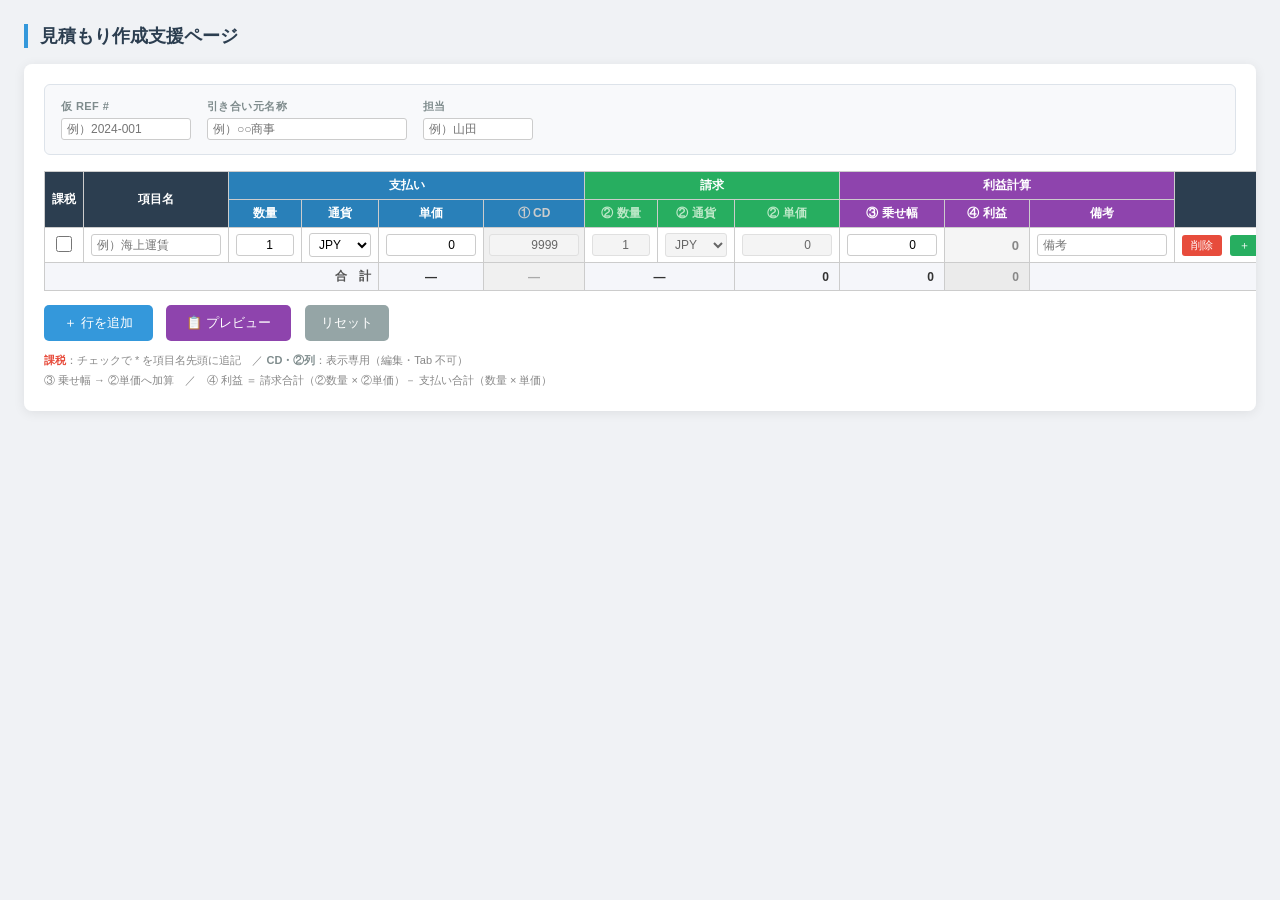
<file: Index.html>
<!DOCTYPE html>
<html lang="ja">
<head>
<meta charset="UTF-8">
<meta name="viewport" content="width=device-width, initial-scale=1.0">
<title>見積もり作成支援</title>
<style>
  * { box-sizing: border-box; margin: 0; padding: 0; }

  body {
    font-family: 'Helvetica Neue', Arial, 'Hiragino Kaku Gothic ProN', sans-serif;
    background: #f0f2f5;
    padding: 24px;
    color: #333;
    font-size: 13px;
  }

  h1 {
    font-size: 18px;
    margin-bottom: 16px;
    color: #2c3e50;
    border-left: 4px solid #3498db;
    padding-left: 12px;
  }

  .container {
    background: white;
    border-radius: 8px;
    padding: 20px;
    box-shadow: 0 2px 12px rgba(0,0,0,0.08);
    overflow-x: auto;
  }

  /* ========== 見積もりヘッダー ========== */
  .quote-header {
    display: flex;
    gap: 16px;
    flex-wrap: wrap;
    align-items: flex-end;
    margin-bottom: 16px;
    padding: 14px 16px;
    background: #f8f9fb;
    border: 1px solid #dde3ea;
    border-radius: 6px;
  }
  .quote-field { display: flex; flex-direction: column; gap: 4px; }
  .quote-field label {
    font-size: 11px; font-weight: 600; color: #7f8c8d;
    text-transform: uppercase; letter-spacing: 0.04em;
  }
  .quote-field input {
    border: 1px solid #ccc; border-radius: 4px;
    padding: 5px 9px; font-size: 13px; font-family: inherit;
    outline: none; transition: border-color 0.15s; background: #fff;
  }
  .quote-field input:focus { border-color: #3498db; }
  #qf-ref      { width: 130px; }
  #qf-customer { width: 200px; }
  #qf-person   { width: 110px; }

  /* ========== テーブル ========== */
  table { border-collapse: collapse; width: 100%; min-width: 1100px; }
  th, td {
    border: 1px solid #ccc;
    padding: 5px 7px;
    text-align: center;
    white-space: nowrap;
  }

  .hd-base   { background: #2c3e50; color: #fff; font-weight: 600; font-size: 12px; }
  .hd-pay    { background: #2980b9; color: #fff; font-weight: 600; font-size: 12px; }
  .hd-bill   { background: #27ae60; color: #fff; font-weight: 600; font-size: 12px; }
  .hd-profit { background: #8e44ad; color: #fff; font-weight: 600; font-size: 12px; }

  /* 課税 */
  td.tax-cell { width: 44px; }
  input[type="checkbox"] { width: 16px; height: 16px; cursor: pointer; accent-color: #e74c3c; }
  tr.taxed td { background-color: rgba(231,76,60,0.04) !important; }
  tr.taxed td.profit-pos { background-color: #fde8e8 !important; }

  /* 入力共通 */
  input[type="text"],
  input[type="number"],
  select {
    border: 1px solid #ccc; border-radius: 3px; padding: 3px 5px;
    font-size: 12px; font-family: inherit; background: #fff;
    outline: none; transition: border-color 0.15s;
  }
  input[type="text"]:focus,
  input[type="number"]:focus,
  select:focus { border-color: #3498db; }
  input[type="number"] { text-align: right; }

  .w-name  { width: 130px; }
  .w-qty   { width: 58px; }
  .w-cur   { width: 62px; }
  .w-price { width: 90px; }
  .w-mkup  { width: 90px; }
  .w-note  { width: 130px; }

  /* 表示専用（選択・編集不可）*/
  .display-field {
    pointer-events: none !important;
    cursor: default !important;
    user-select: none !important;
    background: #f4f4f4 !important;
    border-color: #e0e0e0 !important;
    color: #666 !important;
  }
  select.display-field { color: #666 !important; }

  /* CD セル */
  td.cd-cell { background: #f0f0f0; padding: 3px 5px; min-width: 100px; }

  td.profit-cell { font-weight: bold; text-align: right; padding-right: 10px; min-width: 85px; }
  td.profit-pos  { background: #eafaf1; color: #1e8449; }
  td.profit-neg  { background: #fdf2f2; color: #c0392b; }
  td.profit-zero { background: #f5f5f5; color: #888; }

  tfoot td { background: #f5f6fa; font-weight: bold; font-size: 12px; }
  tfoot .profit-pos { background: #d5f5e3; }
  tfoot .profit-neg { background: #fadbd8; }
  tfoot .profit-zero{ background: #ebebeb; }

  .btn-del {
    background: #e74c3c; color: white; border: none; border-radius: 3px;
    cursor: pointer; padding: 3px 9px; font-size: 11px; transition: background 0.15s;
  }
  .btn-del:hover { background: #c0392b; }
  .btn-ins {
    background: #27ae60; color: white; border: none; border-radius: 3px;
    cursor: pointer; padding: 3px 9px; font-size: 11px;
    transition: background 0.15s; margin-left: 4px;
  }
  .btn-ins:hover { background: #1e8449; }
  .btn-add {
    display: inline-block; margin-top: 14px;
    background: #3498db; color: white; border: none; border-radius: 5px;
    cursor: pointer; padding: 9px 20px; font-size: 13px;
    font-family: inherit; transition: background 0.15s;
  }
  .btn-add:hover { background: #2980b9; }
  .btn-reset {
    display: inline-block; margin-top: 14px; margin-left: 10px;
    background: #95a5a6; color: white; border: none; border-radius: 5px;
    cursor: pointer; padding: 9px 16px; font-size: 13px;
    font-family: inherit; transition: background 0.15s;
  }
  .btn-reset:hover { background: #7f8c8d; }
  .btn-preview {
    display: inline-block; margin-top: 14px; margin-left: 10px;
    background: #8e44ad; color: white; border: none; border-radius: 5px;
    cursor: pointer; padding: 9px 20px; font-size: 13px;
    font-family: inherit; transition: background 0.15s;
  }
  .btn-preview:hover { background: #7d3c98; }

  tbody tr:hover td { background-color: rgba(52,152,219,0.04); }
  tbody tr:hover td.cd-cell { background-color: #e8e8e8; }
  tbody tr:hover td.profit-pos { background-color: #c8f0d8; }
  tbody tr:hover td.profit-neg { background-color: #f5cece; }

  .tip { font-size: 11px; color: #888; margin-top: 10px; line-height: 1.8; }
  .tip b { color: #27ae60; }
  .tip b.red { color: #e74c3c; }
  .tip b.gray { color: #7f8c8d; }

  /* ========== プレビューモーダル ========== */
  #previewOverlay {
    display: none; position: fixed; inset: 0;
    background: rgba(0,0,0,0.55); z-index: 1000;
    justify-content: center; align-items: flex-start;
    padding: 30px 20px; overflow-y: auto;
  }
  #previewOverlay.open { display: flex; }
  #previewBox {
    background: #fff; border-radius: 8px;
    box-shadow: 0 8px 40px rgba(0,0,0,0.25);
    padding: 28px 30px 24px; width: 100%; max-width: 980px;
  }
  #previewBox h2 {
    font-size: 16px; color: #2c3e50; margin-bottom: 16px;
    border-left: 4px solid #8e44ad; padding-left: 10px;
  }
  .pv-meta {
    display: flex; gap: 24px; flex-wrap: wrap; font-size: 12px;
    margin-bottom: 14px; padding: 10px 14px;
    background: #f8f9fb; border-radius: 5px; border: 1px solid #e0e5ec;
  }
  .pv-meta-item { display: flex; gap: 6px; align-items: center; }
  .pv-meta-item .lbl { color: #888; font-weight: 600; }
  .pv-meta-item .val { color: #2c3e50; font-weight: 500; }

  #previewTableWrap { overflow-x: auto; }
  #previewTable {
    border-collapse: collapse; width: 100%; min-width: 800px;
    font-size: 12px; user-select: text;
  }
  #previewTable th {
    background: #2c3e50; color: #fff; border: 1px solid #aaa;
    padding: 6px 10px; font-weight: 600;
  }
  #previewTable th.ph-pay    { background: #2980b9; }
  #previewTable th.ph-bill   { background: #27ae60; }
  #previewTable th.ph-profit { background: #8e44ad; }
  #previewTable td { border: 1px solid #ccc; padding: 5px 10px; text-align: center; }
  #previewTable td.pv-name { text-align: left; min-width: 120px; }
  #previewTable td.pv-num  { text-align: right; }
  #previewTable td.pv-cd   { text-align: right; background: #f0f0f0; color: #666; }
  #previewTable td.pv-pr   { text-align: right; font-weight: bold; }
  #previewTable td.pv-pos  { background: #eafaf1; color: #1e8449; }
  #previewTable td.pv-neg  { background: #fdf2f2; color: #c0392b; }
  #previewTable td.pv-zero { background: #f5f5f5; color: #888; }
  #previewTable tr.pv-total td { background: #f5f6fa; font-weight: bold; }
  #previewTable tr.pv-total td.pv-pos { background: #d5f5e3; }
  #previewTable tr.pv-total td.pv-neg { background: #fadbd8; }
  #previewTable td.pv-taxed { color: #e74c3c; }

  .pv-btns { display: flex; gap: 10px; margin-top: 18px; flex-wrap: wrap; align-items: center; }
  .pv-btn-copy {
    background: #27ae60; color: white; border: none; border-radius: 5px;
    cursor: pointer; padding: 8px 18px; font-size: 13px; font-family: inherit;
    transition: background 0.15s;
  }
  .pv-btn-copy:hover { background: #1e8449; }
  .pv-btn-csv {
    background: #2980b9; color: white; border: none; border-radius: 5px;
    cursor: pointer; padding: 8px 18px; font-size: 13px; font-family: inherit;
    transition: background 0.15s;
  }
  .pv-btn-csv:hover { background: #1a6fa8; }
  .pv-btn-close {
    background: #95a5a6; color: white; border: none; border-radius: 5px;
    cursor: pointer; padding: 8px 18px; font-size: 13px; font-family: inherit;
    transition: background 0.15s;
  }
  .pv-btn-close:hover { background: #7f8c8d; }
  .pv-copy-msg { font-size: 12px; color: #27ae60; opacity: 0; transition: opacity 0.4s; }
  .pv-copy-msg.show { opacity: 1; }
  .pv-hint { font-size: 11px; color: #999; margin-top: 10px; }
</style>
</head>
<body>

<h1>見積もり作成支援ページ</h1>

<div class="container">

  <!-- 見積もりヘッダー -->
  <div class="quote-header">
    <div class="quote-field">
      <label>仮 REF #</label>
      <input type="text" id="qf-ref" placeholder="例）2024-001" />
    </div>
    <div class="quote-field">
      <label>引き合い元名称</label>
      <input type="text" id="qf-customer" placeholder="例）○○商事" />
    </div>
    <div class="quote-field">
      <label>担当</label>
      <input type="text" id="qf-person" placeholder="例）山田" />
    </div>
  </div>

  <table id="quoteTable">
    <thead>
      <tr>
        <th rowspan="2" class="hd-base" style="width:44px;">課税</th>
        <th rowspan="2" class="hd-base">項目名</th>
        <th colspan="4" class="hd-pay">支払い</th>
        <th colspan="3" class="hd-bill">請求</th>
        <th colspan="3" class="hd-profit">利益計算</th>
        <th rowspan="2" class="hd-base"></th>
      </tr>
      <tr>
        <th class="hd-pay">数量</th>
        <th class="hd-pay">通貨</th>
        <th class="hd-pay">単価</th>
        <th class="hd-pay" style="color:#ccc;">① CD</th>
        <th class="hd-bill" style="color:#bde8c8;">② 数量</th>
        <th class="hd-bill" style="color:#bde8c8;">② 通貨</th>
        <th class="hd-bill" style="color:#bde8c8;">② 単価</th>
        <th class="hd-profit">③ 乗せ幅</th>
        <th class="hd-profit">④ 利益</th>
        <th class="hd-profit">備考</th>
      </tr>
    </thead>
    <tbody id="tableBody"></tbody>
    <tfoot>
      <tr>
        <td colspan="4" style="text-align:right; color:#555;">合　計</td>
        <td>—</td>
        <td style="background:#f0f0f0; color:#aaa; text-align:center;">—</td>
        <td colspan="2">—</td>
        <td id="tot-billing" style="text-align:right; padding-right:10px; min-width:85px;">—</td>
        <td id="tot-markup"  style="text-align:right; padding-right:10px; min-width:85px;">—</td>
        <td class="profit-cell profit-zero" id="tot-profit">—</td>
        <td colspan="2"></td>
      </tr>
    </tfoot>
  </table>

  <button class="btn-add"     onclick="addRow()">＋ 行を追加</button>
  <button class="btn-preview" onclick="openPreview()">📋 プレビュー</button>
  <button class="btn-reset"   onclick="resetAll()">リセット</button>

  <p class="tip">
    <b class="red">課税</b>：チェックで * を項目名先頭に追記　／
    <b class="gray">CD・②列</b>：表示専用（編集・Tab 不可）<br>
    ③ 乗せ幅 → ②単価へ加算　／　④ 利益 ＝ 請求合計（②数量 × ②単価）－ 支払い合計（数量 × 単価）
  </p>
</div>

<!-- プレビューモーダル -->
<div id="previewOverlay" onclick="overlayClick(event)">
  <div id="previewBox">
    <h2>📋 プレビュー（表計算形式）</h2>
    <div id="pvMeta" class="pv-meta" style="display:none;"></div>
    <div id="previewTableWrap"></div>
    <div class="pv-btns">
      <button class="pv-btn-copy" onclick="copyTSV()">📑 クリップボードにコピー（Excel 貼り付け用）</button>
      <button class="pv-btn-csv"  onclick="downloadCSV()">⬇ CSV ダウンロード</button>
      <button class="pv-btn-close" onclick="closePreview()">閉じる</button>
      <span class="pv-copy-msg" id="copyMsg">✅ コピーしました！</span>
    </div>
    <p class="pv-hint">
      ※ CSV はヘッダー行・合計行なし、データ行のみです。<br>
      ※ 課税項目は項目名の先頭に * が付いています。
    </p>
  </div>
</div>

<script>
  const CURRENCIES = ['JPY','USD','EUR','CNY','KRW','SGD','HKD','GBP','AUD','TWD','THB','VND','MYR','IDR'];
  let rowCount = 0;

  function curOpts(sel) {
    return CURRENCIES.map(c =>
      `<option value="${c}"${c === sel ? ' selected' : ''}>${c}</option>`
    ).join('');
  }

  function fmt(n) {
    if (isNaN(n) || n === null) return '—';
    return n.toLocaleString('ja-JP', { minimumFractionDigits: 0, maximumFractionDigits: 2 });
  }

  // ========== 行操作 ==========
  // 備考列で Tab → 自動行追加して新行の項目名へフォーカス
  function noteKeydown(e, id) {
    if (e.key === 'Tab' && !e.shiftKey) {
      e.preventDefault();
      const newId = addRowAfter(id);
      setTimeout(() => document.getElementById(`nm-${newId}`)?.focus(), 0);
    }
  }

  function addRowAfter(afterId) {
    rowCount++;
    const id = rowCount;
    const tr = document.createElement('tr');
    tr.id = `row-${id}`;
    tr.innerHTML = buildRowHTML(id);
    const refRow = document.getElementById(`row-${afterId}`);
    if (refRow?.nextSibling) refRow.parentNode.insertBefore(tr, refRow.nextSibling);
    else if (refRow)         refRow.parentNode.appendChild(tr);
    else                     document.getElementById('tableBody').appendChild(tr);
    onPay(id);
    return id;
  }

  function addRow() {
    rowCount++;
    const id = rowCount;
    const tr = document.createElement('tr');
    tr.id = `row-${id}`;
    tr.innerHTML = buildRowHTML(id);
    document.getElementById('tableBody').appendChild(tr);
    onPay(id);
  }

  function buildRowHTML(id) {
    return `
      <!-- 課税 -->
      <td class="tax-cell">
        <input type="checkbox" id="tx-${id}" onchange="toggleTax(${id})" title="課税">
      </td>
      <!-- 項目名 -->
      <td><input type="text" id="nm-${id}" class="w-name" placeholder="例）海上運賃" /></td>
      <!-- 支払い -->
      <td><input type="number" id="pq-${id}" class="w-qty"   min="0" value="1" oninput="onPay(${id})" /></td>
      <td><select              id="pc-${id}" class="w-cur"                      onchange="onPay(${id})">${curOpts('JPY')}</select></td>
      <td><input type="number" id="pp-${id}" class="w-price" min="0" value="0" oninput="onPay(${id})" /></td>
      <!-- ①CD：表示専用・Tabスキップ・計算外 -->
      <td class="cd-cell">
        <input type="number" id="cd-${id}" class="w-price display-field" value="9999" tabindex="-1" readonly />
      </td>
      <!-- 請求②：表示専用・Tabスキップ（自動反映） -->
      <td><input type="number" id="bq-${id}" class="w-qty display-field" value="1" tabindex="-1" readonly /></td>
      <td><select              id="bc-${id}" class="w-cur display-field"            tabindex="-1">${curOpts('JPY')}</select></td>
      <td><input type="number" id="bp-${id}" class="w-price display-field" value="0" tabindex="-1" readonly data-base="0" /></td>
      <!-- 乗せ幅・利益・備考 -->
      <td><input type="number" id="mk-${id}" class="w-mkup" value="0" oninput="calc(${id})" /></td>
      <td class="profit-cell profit-zero" id="pr-${id}">0</td>
      <td><input type="text" id="nt-${id}" class="w-note" placeholder="備考" onkeydown="noteKeydown(event,${id})" /></td>
      <td>
        <button class="btn-del" onclick="delRow(${id})" tabindex="-1">削除</button>
        <button class="btn-ins" onclick="addRowAfter(${id})" tabindex="-1">＋</button>
      </td>
    `;
  }

  // 課税チェック → 項目名先頭に * 追記／削除
  function toggleTax(id) {
    const tr = document.getElementById(`row-${id}`);
    const nm = document.getElementById(`nm-${id}`);
    if (!tr || !nm) return;
    const checked = document.getElementById(`tx-${id}`)?.checked;
    if (checked) {
      tr.classList.add('taxed');
      if (!nm.value.startsWith('*')) nm.value = '*' + nm.value;
    } else {
      tr.classList.remove('taxed');
      if (nm.value.startsWith('*')) nm.value = nm.value.slice(1);
    }
  }

  // ========== 計算（CD列は参照のみ・計算外） ==========
  function onPay(id) {
    const pq = val(`pq-${id}`);
    const pc = document.getElementById(`pc-${id}`)?.value;
    const pp = val(`pp-${id}`);
    const mk = val(`mk-${id}`);

    // ②を自動反映（readonly なので .value を JS で直接セット）
    const bqEl = document.getElementById(`bq-${id}`);
    const bcEl = document.getElementById(`bc-${id}`);
    const bpEl = document.getElementById(`bp-${id}`);
    if (bqEl) bqEl.value = pq;
    if (bcEl) bcEl.value = pc;
    if (bpEl) {
      bpEl.dataset.base = pp;
      bpEl.value = pp + mk;
    }
    calc(id);
  }

  function calc(id) {
    const pq = val(`pq-${id}`);
    const pp = val(`pp-${id}`);
    const bq = val(`bq-${id}`);
    const mk = val(`mk-${id}`);

    // ②単価 = base（支払い単価）+ 乗せ幅
    const bpEl = document.getElementById(`bp-${id}`);
    if (bpEl) {
      const base = parseFloat(bpEl.dataset.base) || 0;
      bpEl.value = base + mk;
    }
    const bp = val(`bp-${id}`);

    const cost    = pq * pp;        // 支払い合計（計算用）
    const billing = bq * bp;        // 請求合計
    const profit  = billing - cost; // ④利益（CD は使わない）

    const pr = document.getElementById(`pr-${id}`);
    pr.textContent = fmt(profit);
    pr.className   = `profit-cell ${pClass(profit)}`;
    updateTotals();
  }

  function pClass(p) {
    return p > 0 ? 'profit-pos' : p < 0 ? 'profit-neg' : 'profit-zero';
  }

  function val(id) {
    return parseFloat(document.getElementById(id)?.value) || 0;
  }

  function updateTotals() {
    const rows = document.querySelectorAll('#tableBody tr');
    if (!rows.length) {
      ['tot-billing','tot-markup','tot-profit'].forEach(id => {
        document.getElementById(id).textContent = '—';
      });
      document.getElementById('tot-profit').className = 'profit-cell profit-zero';
      return;
    }
    let totCost = 0, totBill = 0, totMk = 0;
    rows.forEach(tr => {
      const id = tr.id.replace('row-', '');
      totCost += val(`pq-${id}`) * val(`pp-${id}`);
      totBill += val(`bq-${id}`) * val(`bp-${id}`);
      totMk   += val(`mk-${id}`);
    });
    const totPr = totBill - totCost;
    document.getElementById('tot-billing').textContent = fmt(totBill);
    document.getElementById('tot-markup').textContent  = fmt(totMk);
    const pEl = document.getElementById('tot-profit');
    pEl.textContent = fmt(totPr);
    pEl.className   = `profit-cell ${pClass(totPr)}`;
  }

  function delRow(id) {
    document.getElementById(`row-${id}`)?.remove();
    updateTotals();
  }

  function resetAll() {
    if (!confirm('すべての行を削除してリセットしますか？')) return;
    document.getElementById('tableBody').innerHTML = '';
    rowCount = 0;
    updateTotals();
  }

  // ========== プレビュー＆エクスポート ==========
  function getQuoteHeader() {
    return {
      ref:      document.getElementById('qf-ref')?.value || '',
      customer: document.getElementById('qf-customer')?.value || '',
      person:   document.getElementById('qf-person')?.value || '',
    };
  }

  function collectData() {
    const rows = document.querySelectorAll('#tableBody tr');
    const data = [];
    rows.forEach(tr => {
      const id    = tr.id.replace('row-', '');
      const taxed = document.getElementById(`tx-${id}`)?.checked || false;
      const name  = document.getElementById(`nm-${id}`)?.value || '';
      const pq    = val(`pq-${id}`);
      const pc    = document.getElementById(`pc-${id}`)?.value || '';
      const pp    = val(`pp-${id}`);
      const cd    = val(`cd-${id}`);         // 参照用のみ
      const bq    = val(`bq-${id}`);
      const bc    = document.getElementById(`bc-${id}`)?.value || '';
      const bp    = val(`bp-${id}`);
      const mk    = val(`mk-${id}`);
      const cost  = pq * pp;
      const bill  = bq * bp;
      const profit = bill - cost;             // CD は使わない
      const note  = document.getElementById(`nt-${id}`)?.value || '';
      data.push({ taxed, name, pq, pc, pp, cd, bq, bc, bp, mk, cost, bill, profit, note });
    });
    return data;
  }

  function openPreview() {
    const data = collectData();
    if (!data.length) { alert('行がありません。'); return; }
    const hdr = getQuoteHeader();

    let totCost = 0, totBill = 0, totMk = 0;
    data.forEach(d => { totCost += d.cost; totBill += d.bill; totMk += d.mk; });
    const totPr = totBill - totCost;

    // メタ情報
    const metaEl = document.getElementById('pvMeta');
    const metaHTML = [
      hdr.ref      ? `<div class="pv-meta-item"><span class="lbl">仮 REF #</span><span class="val">${escHtml(hdr.ref)}</span></div>` : '',
      hdr.customer ? `<div class="pv-meta-item"><span class="lbl">引き合い元</span><span class="val">${escHtml(hdr.customer)}</span></div>` : '',
      hdr.person   ? `<div class="pv-meta-item"><span class="lbl">担当</span><span class="val">${escHtml(hdr.person)}</span></div>` : '',
    ].join('');
    metaEl.innerHTML = metaHTML;
    metaEl.style.display = metaHTML ? 'flex' : 'none';

    // テーブル（11列）
    let html = `<table id="previewTable">
      <thead><tr>
        <th>項目名</th>
        <th class="ph-pay">数量</th><th class="ph-pay">通貨</th>
        <th class="ph-pay">単価</th><th class="ph-pay" style="color:#ccc;">CD</th>
        <th class="ph-bill">数量</th><th class="ph-bill">通貨</th><th class="ph-bill">単価</th>
        <th class="ph-profit">乗せ幅</th><th class="ph-profit">利益</th><th class="ph-profit">備考</th>
      </tr></thead><tbody>`;

    data.forEach(d => {
      const pc      = d.profit > 0 ? 'pv-pos' : d.profit < 0 ? 'pv-neg' : 'pv-zero';
      const nameCls = d.taxed ? 'pv-name pv-taxed' : 'pv-name';
      html += `<tr>
        <td class="${nameCls}">${escHtml(d.name)}</td>
        <td class="pv-num">${fmtRaw(d.pq)}</td>
        <td>${escHtml(d.pc)}</td>
        <td class="pv-num">${fmtRaw(d.pp)}</td>
        <td class="pv-cd pv-num">${fmtRaw(d.cd)}</td>
        <td class="pv-num">${fmtRaw(d.bq)}</td>
        <td>${escHtml(d.bc)}</td>
        <td class="pv-num">${fmtRaw(d.bp)}</td>
        <td class="pv-num">${fmtRaw(d.mk)}</td>
        <td class="pv-pr ${pc} pv-num">${fmtRaw(d.profit)}</td>
        <td class="pv-name">${escHtml(d.note)}</td>
      </tr>`;
    });

    const totPc = totPr > 0 ? 'pv-pos' : totPr < 0 ? 'pv-neg' : 'pv-zero';
    html += `</tbody><tfoot>
      <tr class="pv-total">
        <td style="text-align:right;">合　計</td>
        <td colspan="3">—</td>
        <td style="background:#e8e8e8;color:#aaa;">—</td>
        <td colspan="2">—</td>
        <td class="pv-num">—</td>
        <td class="pv-num">${fmtRaw(totMk)}</td>
        <td class="pv-pr ${totPc} pv-num">${fmtRaw(totPr)}</td>
        <td></td>
      </tr>
    </tfoot></table>`;

    document.getElementById('previewTableWrap').innerHTML = html;
    document.getElementById('previewOverlay').classList.add('open');
  }

  function closePreview() {
    document.getElementById('previewOverlay').classList.remove('open');
  }
  function overlayClick(e) {
    if (e.target === document.getElementById('previewOverlay')) closePreview();
  }

  // クリップボードコピー（ヘッダー＋データ＋合計）
  function copyTSV() {
    const data = collectData();
    if (!data.length) return;
    const hdr = getQuoteHeader();
    let totCost = 0, totBill = 0, totMk = 0;
    data.forEach(d => { totCost += d.cost; totBill += d.bill; totMk += d.mk; });
    const totPr = totBill - totCost;

    const lines = [];
    if (hdr.ref || hdr.customer || hdr.person) {
      if (hdr.ref)      lines.push(`仮REF#\t${hdr.ref}`);
      if (hdr.customer) lines.push(`引き合い元\t${hdr.customer}`);
      if (hdr.person)   lines.push(`担当\t${hdr.person}`);
      lines.push('');
    }
    lines.push(['項目名','数量','通貨','単価','CD','数量','通貨','単価','乗せ幅','利益','備考'].join('\t'));
    data.forEach(d => {
      lines.push([d.name, fmtRaw(d.pq), d.pc, fmtRaw(d.pp), fmtRaw(d.cd),
        fmtRaw(d.bq), d.bc, fmtRaw(d.bp), fmtRaw(d.mk), fmtRaw(d.profit), d.note].join('\t'));
    });
    lines.push(['合計','','','','—','','','',fmtRaw(totMk),fmtRaw(totPr),''].join('\t'));

    navigator.clipboard.writeText(lines.join('\n')).then(() => {
      const msg = document.getElementById('copyMsg');
      msg.classList.add('show');
      setTimeout(() => msg.classList.remove('show'), 2500);
    }).catch(() => alert('コピーに失敗しました。'));
  }

  // CSV ダウンロード（データ行のみ・ヘッダー行・合計行なし）
  function downloadCSV() {
    const data = collectData();
    if (!data.length) { alert('行がありません。'); return; }

    const lines = data.map(d =>
      [d.name, fmtRaw(d.pq), d.pc, fmtRaw(d.pp), fmtRaw(d.cd),
       fmtRaw(d.bq), d.bc, fmtRaw(d.bp), fmtRaw(d.mk), fmtRaw(d.profit), d.note]
      .map(csvEsc).join(',')
    );

    // BOM付きUTF-8（Excelで文字化けしないように）
    const BOM = '﻿';
    const blob = new Blob([BOM + lines.join('\r\n')], { type: 'text/csv;charset=utf-8;' });
    const url  = URL.createObjectURL(blob);
    const a    = document.createElement('a');
    const hdr  = getQuoteHeader();
    a.href     = url;
    a.download = (hdr.ref ? hdr.ref + '_' : '') + '見積もり.csv';
    document.body.appendChild(a);
    a.click();
    document.body.removeChild(a);
    URL.revokeObjectURL(url);
  }

  // CSV エスケープ（カンマ・改行・ダブルクォートを含む場合は引用符で囲む）
  function csvEsc(v) {
    const s = String(v == null ? '' : v);
    return (s.includes(',') || s.includes('"') || s.includes('\n') || s.includes('\r'))
      ? '"' + s.replace(/"/g, '""') + '"'
      : s;
  }

  function fmtRaw(n) {
    if (isNaN(n) || n === null) return '';
    return Number.isInteger(n) ? String(n) : n.toFixed(2);
  }

  function escHtml(s) {
    return String(s)
      .replace(/&/g,'&amp;').replace(/</g,'&lt;')
      .replace(/>/g,'&gt;').replace(/"/g,'&quot;');
  }

  addRow();
</script>
</body>
</html>
</file>
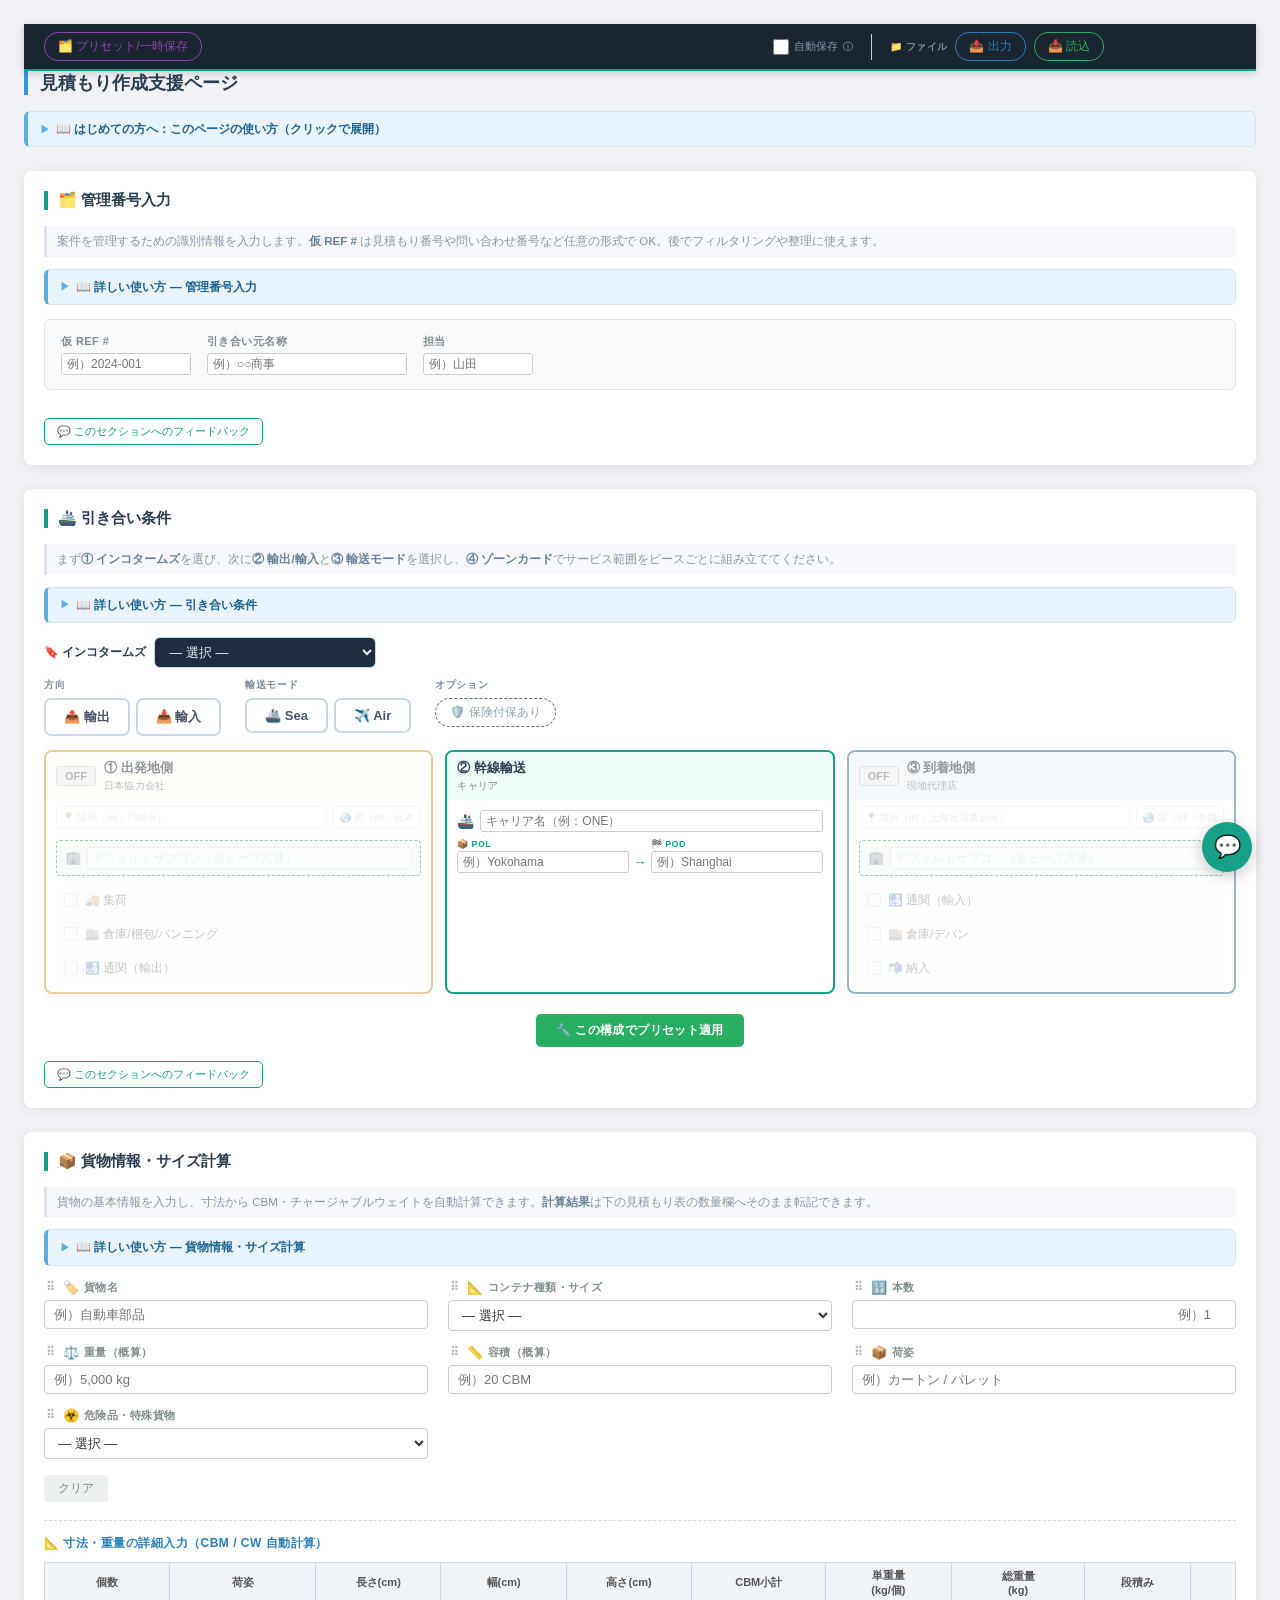
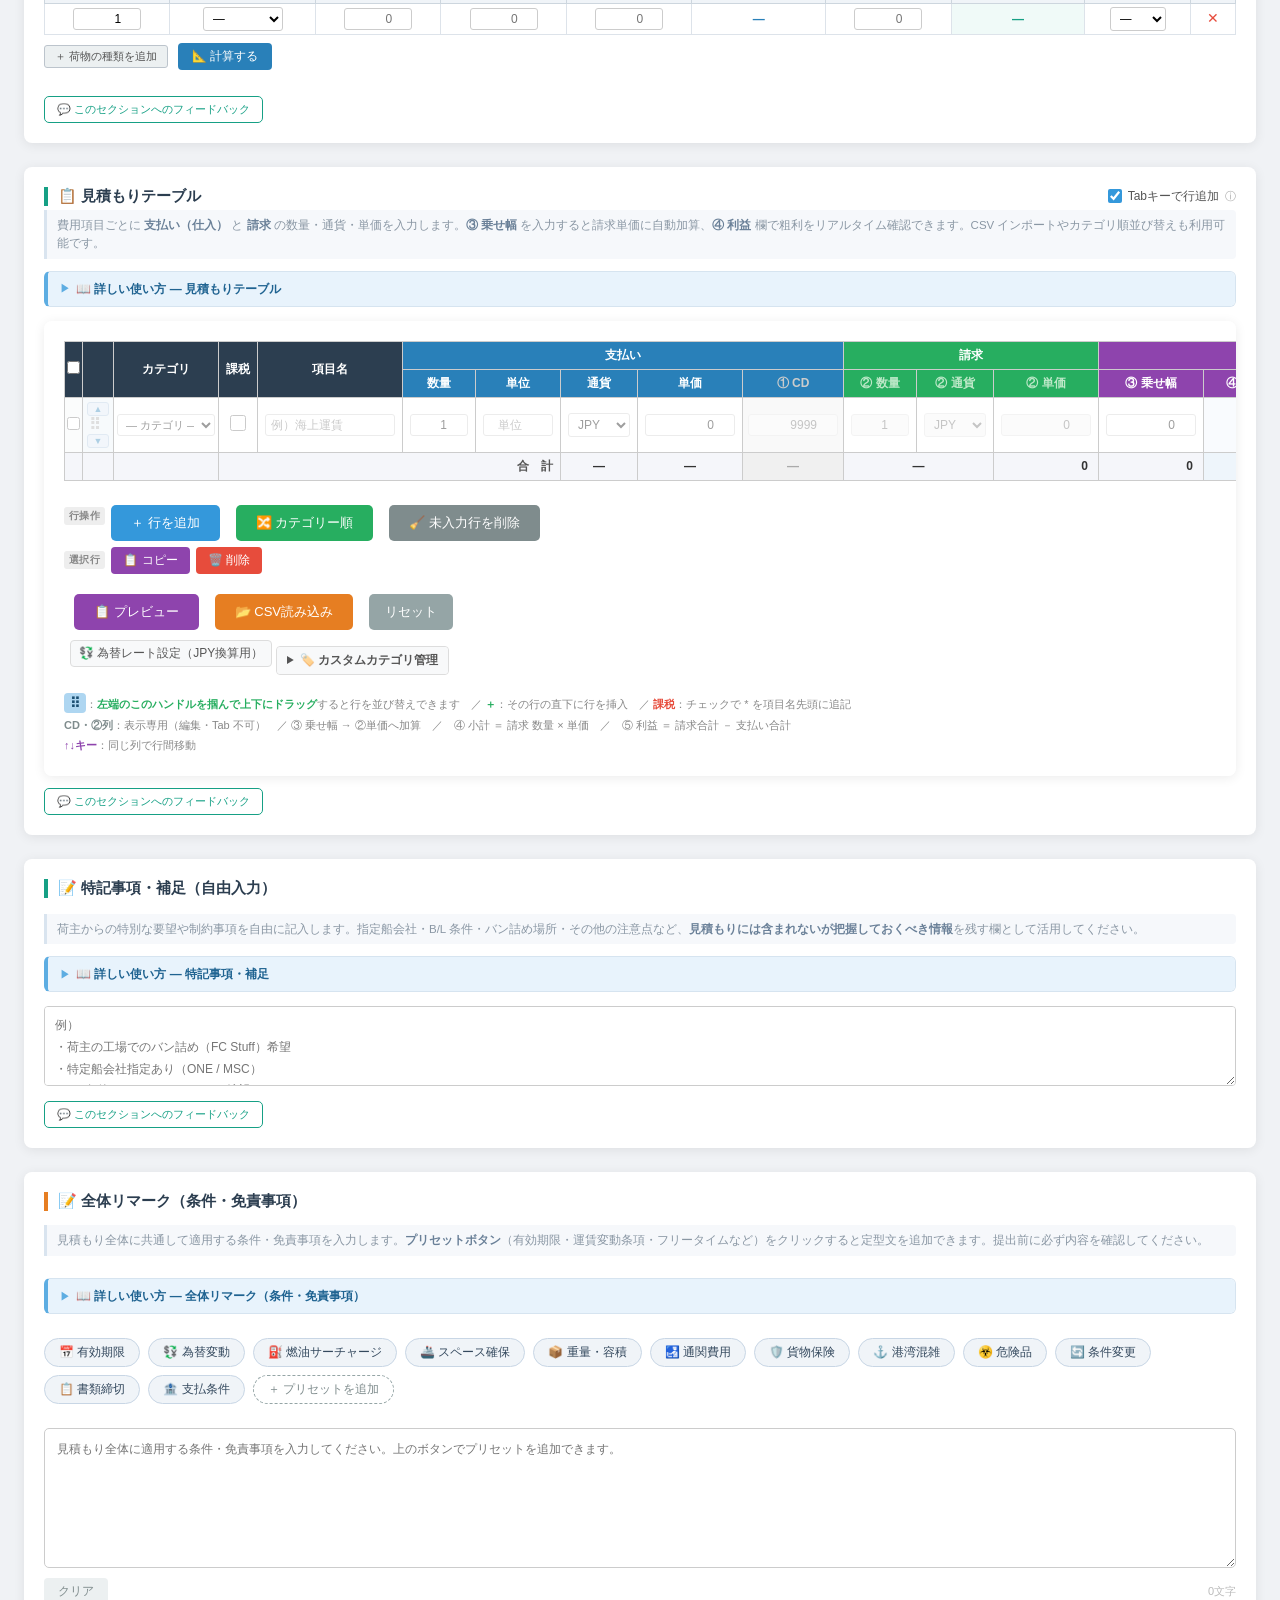
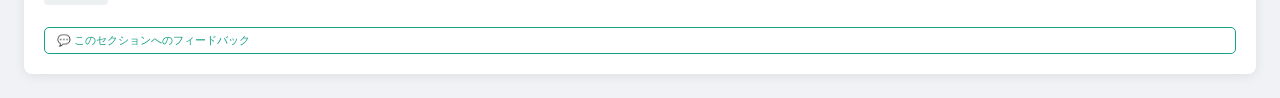
<file: index.html>
<!DOCTYPE html>
<html lang="ja">
<head>
<meta charset="UTF-8">
<meta name="viewport" content="width=device-width, initial-scale=1.0">
<title>見積もり作成支援</title>
<link rel="stylesheet" href="style.css">

</head>
<body>

<!-- ========== 保存/読み込みツールバー ========== -->
<div class="save-toolbar" id="saveToolbar">
  <!-- ─ プリセット/一時保存グループ ─ -->
  <button class="save-btn save-btn-preset"
          onclick="openPresetMgr()" title="入力パターンや一時保存の管理">
    🗂️ プリセット/一時保存
  </button>
  <label class="autosave-label" title="入力・変更から2秒後にブラウザへ自動保存します（同じブラウザ内のみ有効）">
    <input type="checkbox" id="autoSaveChk" onchange="toggleAutoSave(this.checked)" />
    自動保存
    <span class="autosave-info">ⓘ</span>
  </label>
  <!-- ─ セクション区切り ─ -->
  <span class="save-toolbar-sep"></span>
  <!-- ─ ファイル入出力グループ ─ -->
  <span class="save-toolbar-label">📁 ファイル</span>
  <button class="save-btn save-btn-export" onclick="exportToFile()" title="見積データをJSONファイルに出力">
    📤 出力
  </button>
  <button class="save-btn save-btn-import" onclick="document.getElementById('importFileInput').click()" title="JSONファイルから見積データを読み込む">
    📥 読込
  </button>
  <input type="file" id="importFileInput" accept=".json" style="display:none" onchange="importFromFile(event)" />
  <span class="save-status" id="saveStatus"></span>
</div>

<!-- ========== 自動保存 復元バナー ========== -->
<div id="autosave-restore-bar">
  <span>💾 前回の自動保存データがあります</span>
  <button class="autosave-restore-btn" onclick="restoreAutoSave()">↩ 復元する</button>
  <button type="button" class="autosave-restore-close" onclick="dismissRestoreBar()" title="閉じる">✕</button>
</div>

<!-- ========== フィードバックモーダル（独自フォーム → Google Form 送信） ========== -->
<div id="fbOverlay" onclick="closeFeedback(event)">
  <div id="fbBox" onclick="event.stopPropagation()">
    <div class="fb-head">
      <h3 id="fbHeadTitle">💬 フィードバック</h3>
      <button class="fb-close-x" onclick="closeFeedback()" aria-label="閉じる">×</button>
    </div>

    <div id="fbNoUrlMsg" class="fb-no-url-msg">
      ⚠️ Googleフォームの entry ID がまだ設定されていません。<br>
      HTML 内の <code>__ENTRY_*__</code> プレースホルダを置き換えてください。
    </div>

    <details class="usage-guide">
      <summary>📖 詳しい使い方 — フィードバック送信</summary>
      <div class="usage-guide-body">
        <h4>📬 送信できる内容</h4>
        <ul>
          <li><b>🐛 バグ報告</b>：再現手順・期待した動作・実際の動作を具体的に。</li>
          <li><b>💡 改善要望</b>：欲しい機能・操作性の改善案。</li>
          <li><b>❓ 質問</b>：使い方が分からない点・運用上の相談。</li>
          <li><b>📌 その他</b>：上記に当てはまらない連絡事項。</li>
        </ul>

        <h4>✍️ 良いフィードバックの書き方</h4>
        <ol>
          <li><b>カテゴリ</b>を選ぶ（必須）。</li>
          <li><b>該当セクション</b>を選択。各セクションの 💬 ボタンから開くと自動で該当箇所がセットされます。</li>
          <li><b>内容</b>に再現手順や要望を具体的に記入：
            <ul>
              <li>何をしたら（操作）</li>
              <li>何が起きて（現象）</li>
              <li>どうなって欲しいか（期待）</li>
            </ul>
          </li>
          <li><b>送信</b> ボタンで開発チームに届きます。</li>
        </ol>

        <div class="ug-tip">
          💡 右下の <b>💬 フローティングボタン</b> はページ全体宛、各セクション内の <b>💬 ボタン</b> はそのセクション宛にプリセットされます。
        </div>
      </div>
    </details>

    <form id="fbForm" onsubmit="submitFeedback(event)" autocomplete="off">
      <div class="fb-field">
        <label class="fb-label">カテゴリ <span class="fb-required">必須</span></label>
        <div class="fb-radios" id="fbCategoryRadios">
          <label class="fb-radio"><input type="radio" name="fbCategory" value="バグ報告" required><span>🐛 バグ報告</span></label>
          <label class="fb-radio"><input type="radio" name="fbCategory" value="改善要望"><span>💡 改善要望</span></label>
          <label class="fb-radio"><input type="radio" name="fbCategory" value="質問"><span>❓ 質問</span></label>
          <label class="fb-radio"><input type="radio" name="fbCategory" value="その他"><span>📌 その他</span></label>
        </div>
      </div>

      <div class="fb-field">
        <label class="fb-label" for="fbSection">該当セクション <span class="fb-required">必須</span></label>
        <select id="fbSection" name="fbSection" required>
          <option value="全体">全体</option>
          <option value="管理番号入力">管理番号入力</option>
          <option value="引き合い条件">引き合い条件</option>
          <option value="貨物情報・サイズ計算">貨物情報・サイズ計算</option>
          <option value="見積もりテーブル">見積もりテーブル</option>
          <option value="特記事項・補足">特記事項・補足</option>
          <option value="全体リマーク">全体リマーク</option>
        </select>
      </div>

      <div class="fb-field">
        <label class="fb-label" for="fbBody">内容 <span class="fb-required">必須</span></label>
        <textarea id="fbBody" name="fbBody" rows="5" required
          placeholder="例）〇〇のとき動作がおかしい / 〇〇機能を追加してほしい など"></textarea>
      </div>

      <div class="fb-foot">
        <a id="fbOpenTab" class="fb-foot-link" href="#" target="_blank" rel="noopener">Googleフォームで開く ↗</a>
        <button type="button" class="fb-btn-close" onclick="closeFeedback()">キャンセル</button>
        <button type="submit" class="fb-btn-send" id="fbSubmitBtn">送信</button>
      </div>
    </form>
  </div>
</div>

<!-- ========== フィードバックFAB（ページ全体用） ========== -->
<button class="fb-fab" onclick="openFeedback('全体')" title="ページ全体へのフィードバックを送る">💬</button>


<!-- ========== トースト通知コンテナ ========== -->
<div id="toast-container"></div>

<!-- ========== コマンドパレット (Ctrl+K) ========== -->
<div id="cmdPalette" onclick="if(event.target===this)closeCmdPalette()">
  <div id="cmdPaletteBox">
    <input id="cmdInput" type="text"
      placeholder="🔍 コマンド名・セクション名を入力..."
      oninput="filterCmd()" onkeydown="cmdKeydown(event)" autocomplete="off" />
    <div id="cmdList"></div>
    <div class="cmd-palette-hint">↑↓ で移動　Enter で実行　Esc で閉じる</div>
  </div>
</div>

<!-- ========== プリセット管理モーダル ========== -->
<div class="preset-mgr-modal" id="presetMgrModal"
     onclick="if(event.target===this)closePresetMgr()">
  <div class="preset-mgr-box">
    <h3>🗂️ プリセット/一時保存</h3>
    <p class="preset-mgr-desc">
      現在の入力状態を名前付きで保存・呼び出しできます（最大10件）。<br>
      「輸入案件用」「国内配送用」などテンプレートとして使うほか、<br>
      「一時保存」のような名前で作業途中のデータを退避させることもできます。
    </p>

    <details class="usage-guide">
      <summary>📖 詳しい使い方 — プリセット/一時保存</summary>
      <div class="usage-guide-body">
        <h4>💾 保存する</h4>
        <ol>
          <li>入力中の状態が「保存したい状態」になったら、上部の入力欄に <b>名前</b> を入力（例：<code>輸入FCL_標準</code>）。</li>
          <li><b>💾 現在の状態を保存</b> ボタンをクリック。</li>
          <li>下のリストに <b>新しい行</b> として追加されます（最大10件、超過時は古いものから削除）。</li>
        </ol>

        <h4>📂 読み込む / 上書き / 削除</h4>
        <ul>
          <li>各行の <b>呼び出し</b> ボタンで、現在の入力を <b>そのプリセットの内容に置き換え</b> ます。</li>
          <li><b>上書き保存</b>：現在の入力で、そのプリセットを更新します。</li>
          <li><b>削除</b>：不要になったプリセットを削除（取り消し不可）。</li>
        </ul>

        <h4>🎯 こんな使い方ができます</h4>
        <ul>
          <li><b>テンプレート用</b>：「輸入_海上FCL」「輸出_AIR_DDU」など案件パターンごとに雛形を保存。</li>
          <li><b>一時退避</b>：別案件の見積もりを差し込みたいとき、現在の状態を「作業中」として保存しておき、後で復帰。</li>
          <li><b>提出前バックアップ</b>：客先に提出した版の状態を「2024-03-15提出版」として残しておく。</li>
        </ul>

        <div class="ug-tip">
          💡 プリセットは <b>このブラウザ内のみ</b> に保存されます。他PCで使いたい場合は <b>📤 出力</b> で JSON ファイルとして書き出してください。
        </div>
      </div>
    </details>

    <div class="preset-save-row">
      <input type="text" class="preset-name-input" id="presetNameInput"
             placeholder="例）輸入案件用・国内配送用" maxlength="30"
             onkeydown="if(event.key==='Enter')savePreset()" />
      <button class="btn-preset-save-new" onclick="savePreset()">💾 現在の状態を保存</button>
    </div>
    <div class="preset-list-wrap" id="presetListWrap">
      <div class="preset-empty">保存済みのプリセットはありません</div>
    </div>
    <div class="preset-mgr-footer">
      <button class="btn-preset-close" onclick="closePresetMgr()">閉じる</button>
    </div>
  </div>
</div>

<h1>見積もり作成支援ページ</h1>

<!-- ========== 全体の使い方ガイド ========== -->
<details class="usage-guide" id="globalUsageGuide">
  <summary>📖 はじめての方へ：このページの使い方（クリックで展開）</summary>
  <div class="usage-guide-body">
    <h4>🎯 このページでできること</h4>
    <p>
      フォワーダー業務でよく発生する <b>見積もり作成</b> を、入力テンプレート・自動計算・プレビュー出力までワンストップで支援するツールです。
      入力した内容は <b>ブラウザ内</b> に保存され、再読み込みしても消えません（自動保存ON時）。
    </p>

    <h4>🚦 推奨の入力フロー</h4>
    <ol>
      <li><b>① 管理番号入力</b>：仮 REF #・引き合い元・担当を入力します。</li>
      <li><b>② 引き合い条件</b>：インコタームズ → 輸出/輸入 → 輸送モード → ゾーンカードで作業範囲を確定します。</li>
      <li><b>③ 貨物情報・サイズ計算</b>：貨物名・重量・容積を入力。寸法明細から CBM / CW を自動計算できます。</li>
      <li><b>④ 見積もりテーブル</b>：支払い（仕入）と請求の数量・通貨・単価を入力し、乗せ幅・利益を確認します。</li>
      <li><b>⑤ 特記事項・全体リマーク</b>：自由記入欄と免責事項のプリセットで仕上げます。</li>
      <li><b>⑥ プレビュー</b>ボタンで Excel/CSV 形式に出力し、提出資料として活用します。</li>
    </ol>

    <h4>💾 保存・読み込み（画面上部のツールバー）</h4>
    <ul>
      <li><b>🗂️ プリセット/一時保存</b>：「輸入案件用」など名前付きで最大10件まで保存できます。</li>
      <li><b>自動保存</b>：ONにすると入力から2秒後にブラウザへ自動退避します（同じブラウザのみ）。</li>
      <li><b>📤 出力 / 📥 読込</b>：JSONファイルとして書き出し・読み込みが可能。他PCとの受け渡しに使います。</li>
    </ul>

    <h4>⌨️ 便利なショートカット</h4>
    <ul>
      <li><kbd>Ctrl</kbd>+<kbd>K</kbd>：コマンドパレットを開く（セクションジャンプ等）</li>
      <li><kbd>Tab</kbd>：見積もりテーブルの最終列で押すと新しい行を追加（ON/OFF可）</li>
      <li><kbd>↑</kbd> / <kbd>↓</kbd>：見積もりテーブルで同じ列の上下行へ移動</li>
    </ul>

    <div class="ug-tip">
      💡 各セクションには <b>「📖 詳しい使い方」</b> ブロックがあります。困ったときはまずそれを開いてください。
    </div>
    <div class="ug-warn">
      ⚠️ ブラウザのキャッシュを削除すると保存データが消える可能性があります。重要な見積もりは
      <b>📤 出力</b> ボタンで JSON ファイルとして手元に残してください。
    </div>
  </div>
</details>

<!-- ① 管理番号入力 -->
<div class="condition-section" id="section-ref">
  <h2>🗂️ 管理番号入力</h2>
  <div id="refBody">
    <p class="section-desc">案件を管理するための識別情報を入力します。<b>仮 REF #</b> は見積もり番号や問い合わせ番号など任意の形式で OK。後でフィルタリングや整理に使えます。</p>

    <details class="usage-guide">
      <summary>📖 詳しい使い方 — 管理番号入力</summary>
      <div class="usage-guide-body">
        <h4>📌 各項目の意味</h4>
        <ul>
          <li><b>仮 REF #</b>：見積もり管理用の任意番号。社内ルール（例：<code>Q-2024-001</code>、<code>YYYYMMDD-連番</code>）に合わせて自由に入力します。後で <b>プレビュー</b> や <b>CSV 出力</b> のヘッダにも表示されます。</li>
          <li><b>引き合い元名称</b>：依頼元の会社名・代理店名。プリセット保存時の見出しとしても活用できます。</li>
          <li><b>担当</b>：自社側担当者（営業窓口）の名前。複数案件を扱う際の検索キーになります。</li>
        </ul>

        <h4>✍️ 入力のコツ</h4>
        <ol>
          <li>まず <b>仮 REF #</b> を決めてから各項目を入力すると、後で案件単位の振り返りがラクになります。</li>
          <li>未確定の場合は <code>TBD</code> や <code>未定</code> を入れておき、後で更新しても OK。</li>
          <li>同じ顧客の見積もりが多い場合は、入力後すぐに <b>🗂️ プリセット/一時保存</b> で雛形として保存しておくと再利用できます。</li>
        </ol>

        <div class="ug-tip">
          💡 ここで入れた情報は <b>プレビュー画面</b> の上部メタ情報や、JSON 出力ファイルのヘッダにも含まれます。
        </div>
      </div>
    </details>

    <div class="quote-header">
      <div class="quote-field">
        <label>仮 REF #</label>
        <input type="text" id="qf-ref" placeholder="例）2024-001" />
      </div>
      <div class="quote-field">
        <label>引き合い元名称</label>
        <input type="text" id="qf-customer" placeholder="例）○○商事" />
      </div>
      <div class="quote-field">
        <label>担当</label>
        <input type="text" id="qf-person" placeholder="例）山田" />
      </div>
    </div>
    <button class="fb-section-btn" onclick="openFeedback('管理番号入力')" title="このセクションへのフィードバック">💬 このセクションへのフィードバック</button>
  </div>
</div>

<!-- ② 引き合い条件（作業範囲・輸送ルート） -->
<div class="condition-section" id="section-cond">
  <h2>🚢 引き合い条件</h2>
  <div id="condBody">
    <p class="section-desc">まず<b>① インコタームズ</b>を選び、次に<b>② 輸出/輸入</b>と<b>③ 輸送モード</b>を選択し、<b>④ ゾーンカード</b>でサービス範囲をピースごとに組み立ててください。</p>

    <details class="usage-guide">
      <summary>📖 詳しい使い方 — 引き合い条件</summary>
      <div class="usage-guide-body">
        <h4>🚦 入力ステップ（上から順に）</h4>
        <ol>
          <li><b>🔖 インコタームズ</b>：EXW / FOB / CIF / DDP などを選択。荷主と合意済みの条件を選びます。海上専用 (FAS/FOB/CFR/CIF) は <b>Sea</b> モード時のみ有効です。</li>
          <li><b>方向</b>：📤 <b>輸出</b> または 📥 <b>輸入</b> をクリック。ゾーンカードのデフォルトサブコン（日本協力会社 / 現地代理店）が自動で切り替わります。</li>
          <li><b>輸送モード</b>：🚢 <b>Sea</b> / ✈️ <b>Air</b> を選択。Sea を選ぶと <b>FCL / LCL</b> サブボタンが表示されます。LCL/AIR ではコンテナ欄が自動で非表示になります。</li>
          <li><b>オプション</b>：🛡️ <b>保険付保あり</b> をON にすると、見積もりテーブルに保険項目が自動追加されます（プリセット適用時）。</li>
        </ol>

        <h4>🧩 ゾーンビルダー（作業範囲の組み立て）</h4>
        <p>輸送ルートを <b>出発地 → 幹線輸送 → 到着地</b> の3ゾーンに分けて、自社/サブコンが担う作業ピースを <b>チェックボックス</b> で選びます。</p>
        <ul>
          <li><b>① 出発地側</b>：🚚 集荷／🏬 倉庫・梱包・バンニング／🛃 通関（輸出）</li>
          <li><b>② 幹線輸送</b>：キャリア名・POL（積出港）・POD（仕向港）を入力</li>
          <li><b>③ 到着地側</b>：🛃 通関（輸入）／🏬 倉庫・デバン／📬 納入</li>
        </ul>
        <p>各ゾーンカードの <b>OFF/ON ボタン</b> でカード自体の有効/無効を切り替えられます。ON 状態のピースだけが見積もりテーブルのプリセットに反映されます。</p>

        <h4>🏢 サブコン入力のコツ</h4>
        <ul>
          <li>ピースごとに <b>サブコン名（協力業者）</b> を入力できます。<b>＋</b> ボタンで複数候補を追加可能。</li>
          <li><b>デフォルトサブコン</b> 欄に入力すると、そのゾーン内の全ピースに一括反映されます。</li>
          <li>ここで入れたサブコン名は、見積もりテーブルの <b>サブコン</b> 列にも引き継がれます。</li>
        </ul>

        <h4>⚡ プリセット適用ボタン</h4>
        <p>
          <b>🔧 この構成でプリセット適用</b> をクリックすると、現在のゾーン構成・輸送モード・保険ON/OFF に合わせた標準見積項目（運賃・THC・通関・配送など）が <b>見積もりテーブル</b> に自動投入されます。
          確認ダイアログで <b>「置換」「追加」「スキップ」</b> を選べます。
        </p>

        <div class="ug-tip">
          💡 インコタームズを変えると保険・通関の負担側が変わるため、変更時は <b>ゾーンの有効化状態</b> も併せて見直してください。
        </div>
      </div>
    </details>

    <!-- ===== インコタームズ（先頭に配置） ===== -->
    <div class="cond-inco-bar">
      <label class="cond-inco-label">🔖 インコタームズ</label>
      <select id="cond-incoterms">
        <option value="">— 選択 —</option>
        <optgroup label="任意の場所">
          <option>EXW（工場渡し）</option>
          <option>FCA（運送人渡し）</option>
          <option>CPT（輸送費込み）</option>
          <option>CIP（輸送費・保険料込み）</option>
          <option>DAP（仕向地持込渡し）</option>
          <option>DPU（荷卸込持込渡し）</option>
          <option>DDP（関税込持込渡し）</option>
        </optgroup>
        <optgroup label="海上・内水路専用" id="inco-sea-group">
          <option>FAS（船側渡し）</option>
          <option>FOB（本船渡し）</option>
          <option>CFR（運賃込み）</option>
          <option>CIF（運賃・保険料込み）</option>
        </optgroup>
      </select>
    </div>

    <!-- ===== 最上位セレクター：方向 & 輸送モード ===== -->
    <div class="cond-primary-bar">

      <!-- 方向 -->
      <div class="cond-prim-group">
        <span class="cond-prim-label">方向</span>
        <div class="cond-prim-btns" id="dirBtns">
          <button class="cond-prim-btn" data-dir="export" onclick="setDirection('export')">📤 輸出</button>
          <button class="cond-prim-btn" data-dir="import" onclick="setDirection('import')">📥 輸入</button>
        </div>
      </div>

      <!-- 輸送モード -->
      <div class="cond-prim-group">
        <span class="cond-prim-label">輸送モード</span>
        <div class="cond-prim-btns" id="seaAirBtns">
          <button class="cond-prim-btn" data-transport="sea" onclick="setTransport('sea')">🚢 Sea</button>
          <button class="cond-prim-btn" data-transport="air" onclick="setTransport('air')">✈️ Air</button>
        </div>
        <!-- FCL / LCL（Seaのとき表示） -->
        <div class="cond-sub-btns" id="fclLclBtns" style="display:none;">
          <button class="cond-sub-btn active" data-sub="fcl" onclick="setSeaSub('fcl')">FCL</button>
          <button class="cond-sub-btn"        data-sub="lcl" onclick="setSeaSub('lcl')">LCL</button>
        </div>
        <!-- 内部的に保持（既存JS が参照） -->
        <select id="cond-mode" style="display:none">
          <option value="">— 選択 —</option>
          <option>海上（FCL）</option>
          <option>海上（LCL）</option>
          <option>航空（AIR）</option>
          <option>海上＋陸上</option>
          <option>航空＋陸上</option>
          <option>陸上のみ</option>
        </select>
        <span id="mode-container-hint" style="display:none;font-size:10px;color:#e67e22;margin-top:4px;">
          📦 LCL/AIR → コンテナ欄を非表示
        </span>
      </div>

      <!-- オプション -->
      <div class="cond-prim-group">
        <span class="cond-prim-label">オプション</span>
        <div class="cond-prim-btns">
          <button class="wh-toggle-btn" id="insToggleBtn" onclick="toggleInsurance()">🛡️ 保険付保あり</button>
        </div>
      </div>

    </div>

    <!-- ===== ゾーンビルダー ===== -->
    <div class="zone-builder" id="zoneBuilder">

      <!-- Zone ① 出発地側 -->
      <div class="zone-card zone-origin zone-off" id="zone1Card">
        <div class="zone-card-header">
          <button class="zone-toggle-btn" id="zone1Btn" onclick="toggleZone(1)">OFF</button>
          <div class="zone-card-title">
            <span class="zone-num">① 出発地側</span>
            <span class="zone-subcon" id="zone1Subcon">日本協力会社</span>
          </div>
        </div>
        <div class="zone-addr-row">
          <input type="text" id="z1Place"   class="zone-addr-input"
                 placeholder="📍 場所（例：川崎市）" disabled>
          <input type="text" id="z1Country" class="zone-addr-input zone-addr-country"
                 placeholder="🌏 国（例：日本）" disabled>
        </div>
        <div class="zone-pieces" id="zone1Pieces" oninput="onZonePiecesInput(event,1)">
          <div class="zone-default-sc">
            <span class="z-ds-label">🏢</span>
            <input type="text" class="zone-default-input" id="z1DefaultSc"
                   placeholder="デフォルトサブコン（全ピース共通）"
                   disabled oninput="applyDefaultSubcon(1,this.value)">
          </div>
          <div class="piece-row">
            <label class="piece-item"><input type="checkbox" id="piece-pickup" disabled onchange="applyZoneState();onPieceCheck(this,'sc-pickup')"> 🚚 集荷</label>
            <div class="piece-subcon-area" id="sc-pickup">
              <div class="sc-entry"><input type="text" class="sc-input" placeholder="サブコン（例：A商事）"><button class="sc-add-btn" type="button" onclick="addScEntry('sc-pickup')">＋</button></div>
            </div>
          </div>
          <div class="piece-row">
            <label class="piece-item"><input type="checkbox" id="piece-wh-origin" disabled onchange="applyZoneState();onPieceCheck(this,'sc-wh-origin')"> 🏬 倉庫/梱包/バンニング</label>
            <div class="piece-subcon-area" id="sc-wh-origin">
              <div class="sc-entry"><input type="text" class="sc-input" placeholder="サブコン（例：B倉庫）"><button class="sc-add-btn" type="button" onclick="addScEntry('sc-wh-origin')">＋</button></div>
            </div>
          </div>
          <div class="piece-row">
            <label class="piece-item"><input type="checkbox" id="piece-customs-e" disabled onchange="applyZoneState();onPieceCheck(this,'sc-customs-e')"> 🛃 通関（輸出）</label>
            <div class="piece-subcon-area" id="sc-customs-e">
              <div class="sc-entry"><input type="text" class="sc-input" placeholder="サブコン（例：C通関）"><button class="sc-add-btn" type="button" onclick="addScEntry('sc-customs-e')">＋</button></div>
            </div>
          </div>
        </div>
      </div>

      <!-- Zone ② 幹線輸送（固定） -->
      <div class="zone-card zone-main">
        <div class="zone-card-header">
          <div class="zone-card-title">
            <span class="zone-num">② 幹線輸送</span>
            <span class="zone-subcon">キャリア</span>
          </div>
        </div>
        <div class="zone2-inputs">
          <div class="z2-row">
            <span class="z2-label">🚢</span>
            <input type="text" id="z2Carrier" class="z2-input"
                   placeholder="キャリア名（例：ONE）">
          </div>
          <div class="z2-pol-pod-row">
            <div class="z2-port">
              <span class="z2-port-label">📦 POL</span>
              <input type="text" id="z2Pol" class="z2-input"
                     placeholder="例）Yokohama">
            </div>
            <span class="z2-arrow">→</span>
            <div class="z2-port">
              <span class="z2-port-label">🏁 POD</span>
              <input type="text" id="z2Pod" class="z2-input"
                     placeholder="例）Shanghai">
            </div>
          </div>
        </div>
      </div>

      <!-- Zone ③ 到着地側 -->
      <div class="zone-card zone-dest zone-off" id="zone3Card">
        <div class="zone-card-header">
          <button class="zone-toggle-btn" id="zone3Btn" onclick="toggleZone(3)">OFF</button>
          <div class="zone-card-title">
            <span class="zone-num">③ 到着地側</span>
            <span class="zone-subcon" id="zone3Subcon">現地代理店</span>
          </div>
        </div>
        <div class="zone-addr-row">
          <input type="text" id="z3Place"   class="zone-addr-input"
                 placeholder="📍 場所（例：上海市浦東新区）" disabled>
          <input type="text" id="z3Country" class="zone-addr-input zone-addr-country"
                 placeholder="🌏 国（例：中国）" disabled>
        </div>
        <div class="zone-pieces" id="zone3Pieces" oninput="onZonePiecesInput(event,3)">
          <div class="zone-default-sc">
            <span class="z-ds-label">🏢</span>
            <input type="text" class="zone-default-input" id="z3DefaultSc"
                   placeholder="デフォルトサブコン（全ピース共通）"
                   disabled oninput="applyDefaultSubcon(3,this.value)">
          </div>
          <div class="piece-row">
            <label class="piece-item"><input type="checkbox" id="piece-customs-i" disabled onchange="applyZoneState();onPieceCheck(this,'sc-customs-i')"> 🛃 通関（輸入）</label>
            <div class="piece-subcon-area" id="sc-customs-i">
              <div class="sc-entry"><input type="text" class="sc-input" placeholder="サブコン（例：D通関）"><button class="sc-add-btn" type="button" onclick="addScEntry('sc-customs-i')">＋</button></div>
            </div>
          </div>
          <div class="piece-row">
            <label class="piece-item"><input type="checkbox" id="piece-wh-dest" disabled onchange="applyZoneState();onPieceCheck(this,'sc-wh-dest')"> 🏬 倉庫/デバン</label>
            <div class="piece-subcon-area" id="sc-wh-dest">
              <div class="sc-entry"><input type="text" class="sc-input" placeholder="サブコン（例：E倉庫）"><button class="sc-add-btn" type="button" onclick="addScEntry('sc-wh-dest')">＋</button></div>
            </div>
          </div>
          <div class="piece-row">
            <label class="piece-item"><input type="checkbox" id="piece-deliver" disabled onchange="applyZoneState();onPieceCheck(this,'sc-deliver')"> 📬 納入</label>
            <div class="piece-subcon-area" id="sc-deliver">
              <div class="sc-entry"><input type="text" class="sc-input" placeholder="サブコン（例：F運輸）"><button class="sc-add-btn" type="button" onclick="addScEntry('sc-deliver')">＋</button></div>
            </div>
          </div>
        </div>
      </div>

    </div>

    <div class="zone-preset-bar">
      <button class="btn-zone-preset" onclick="applyZoneBasedPreset()">🔧 この構成でプリセット適用</button>
    </div>

    <button class="fb-section-btn" onclick="openFeedback('引き合い条件')" title="このセクションへのフィードバック">💬 このセクションへのフィードバック</button>
  </div>
</div>

<!-- ③ 貨物情報 ＋ サイズ計算（統合） -->
<div class="condition-section" id="section-cargo">
  <h2>📦 貨物情報・サイズ計算</h2>
  <div id="cargoBody">
    <p class="section-desc">貨物の基本情報を入力し、寸法から CBM・チャージャブルウェイトを自動計算できます。<b>計算結果</b>は下の見積もり表の数量欄へそのまま転記できます。</p>

    <details class="usage-guide">
      <summary>📖 詳しい使い方 — 貨物情報・サイズ計算</summary>
      <div class="usage-guide-body">
        <h4>📦 基本情報グリッド（上段）</h4>
        <ul>
          <li><b>貨物名</b>：商品の通称や品目名（例：自動車部品、家具）。</li>
          <li><b>コンテナ種類・サイズ／本数</b>：FCL のときに必須。LCL や AIR を選んでいる場合は自動で非表示になります。</li>
          <li><b>重量（概算）／容積（概算）</b>：手入力できますが、下の寸法計算結果から <b>📋 反映ボタン</b> で自動上書きも可能。</li>
          <li><b>荷姿</b>：カートン / パレット / ドラム 等。</li>
          <li><b>危険品・特殊貨物</b>：危険品 / 冷蔵 / 冷凍 / 重量物 などを選択。該当時はクラス・UN番号などを <b>特記事項</b> に追記してください。</li>
          <li><b>⠿ ハンドル</b>でドラッグすると入力欄の並び順を自由に変更できます（個人の好みに合わせてカスタマイズ）。</li>
        </ul>

        <h4>📐 寸法・重量の詳細入力（下段の計算表）</h4>
        <ol>
          <li><b>＋ 荷物の種類を追加</b> ボタンで行を増やし、貨物の種類ごとに <b>個数・長さ・幅・高さ・単重量</b> を入力します。</li>
          <li><b>荷姿</b> 欄でカートン/パレット等を選択。<b>段積み</b> 列のチェックで段積み可否を指定します。</li>
          <li><b>📐 計算する</b> をクリック → <b>CBM 小計・総重量・チャージャブルウェイト</b> が一括計算されます。</li>
        </ol>

        <h4>🔢 計算ロジック</h4>
        <ul>
          <li><b>CBM</b> ＝ 長さ(cm) × 幅(cm) × 高さ(cm) × 個数 ÷ 1,000,000</li>
          <li><b>容積重量 (Sea LCL)</b>：CBM × 1,000 kg（1 CBM = 1,000 kg 換算）</li>
          <li><b>容積重量 (Air)</b>：(長さ × 幅 × 高さ) / 6,000 cm³ ÷ kg</li>
          <li><b>チャージャブルウェイト</b>：実重量と容積重量の <b>大きい方</b></li>
        </ul>

        <h4>🔁 計算結果の活用</h4>
        <ul>
          <li><b>📋 貨物情報へ反映</b>：計算後の重量・容積を上部の基本情報欄に上書きします。</li>
          <li><b>📋 見積もり行に数量を反映</b>：既存の見積もり行に対し、計算で得た CBM や CW を <b>支払い数量</b> としてワンクリックで投入できます（行ごとに反映ボタンが表示されます）。</li>
        </ul>

        <div class="ug-tip">
          💡 詳細寸法を入れなくても、上の <b>概算 重量/容積</b> 欄だけでも見積もりは作れます。提出時に精度を上げたいときに計算表を活用してください。
        </div>
        <div class="ug-warn">
          ⚠️ 単位は cm / kg 固定です。インチ・ポンドで来た情報は事前に換算してから入力してください。
        </div>
      </div>
    </details>

    <!-- ─── 基本情報グリッド ─── -->
    <div class="condition-grid" id="cargoCondGrid">
      <div class="cond-field" data-field-id="cargo" draggable="true">
        <label><span class="cond-sort-handle" title="ドラッグして並び替え">⠿</span><span class="cond-icon">🏷️</span> 貨物名</label>
        <input type="text" id="cond-cargo" placeholder="例）自動車部品" />
      </div>
      <div class="cond-field" data-field-id="container-type" data-scope-key="container" draggable="true">
        <label><span class="cond-sort-handle" title="ドラッグして並び替え">⠿</span><span class="cond-icon">📐</span> コンテナ種類・サイズ</label>
        <select id="cond-container-type">
          <option value="">— 選択 —</option>
          <option>20'GP</option>
          <option>40'GP</option>
          <option>40'HQ</option>
          <option>20'RF（冷凍）</option>
          <option>40'RF（冷凍）</option>
          <option>20'OT（オープントップ）</option>
          <option>40'OT（オープントップ）</option>
          <option>20'FR（フラットラック）</option>
          <option>40'FR（フラットラック）</option>
          <option>LCL（混載）</option>
          <option>未定</option>
        </select>
      </div>
      <div class="cond-field" data-field-id="container-count" data-scope-key="container" draggable="true">
        <label><span class="cond-sort-handle" title="ドラッグして並び替え">⠿</span><span class="cond-icon">🔢</span> 本数</label>
        <input type="number" id="cond-container-count" min="0" step="1" placeholder="例）1" />
      </div>
      <div class="cond-field" data-field-id="weight" draggable="true">
        <label><span class="cond-sort-handle" title="ドラッグして並び替え">⠿</span><span class="cond-icon">⚖️</span> 重量（概算）</label>
        <input type="text" id="cond-weight" placeholder="例）5,000 kg" />
      </div>
      <div class="cond-field" data-field-id="volume" draggable="true">
        <label><span class="cond-sort-handle" title="ドラッグして並び替え">⠿</span><span class="cond-icon">📏</span> 容積（概算）</label>
        <input type="text" id="cond-volume" placeholder="例）20 CBM" />
      </div>
      <div class="cond-field" data-field-id="packing" draggable="true">
        <label><span class="cond-sort-handle" title="ドラッグして並び替え">⠿</span><span class="cond-icon">📦</span> 荷姿</label>
        <input type="text" id="cond-packing" placeholder="例）カートン / パレット" />
      </div>
      <div class="cond-field" data-field-id="hazmat" draggable="true">
        <label><span class="cond-sort-handle" title="ドラッグして並び替え">⠿</span><span class="cond-icon">☣️</span> 危険品・特殊貨物</label>
        <select id="cond-hazmat">
          <option value="">— 選択 —</option>
          <option>なし（一般貨物）</option>
          <option>危険品あり（クラス要確認）</option>
          <option>温度管理品（冷蔵）</option>
          <option>温度管理品（冷凍）</option>
          <option>重量物・大型貨物</option>
          <option>その他（特記事項参照）</option>
        </select>
      </div>
    </div>
    <div class="cond-actions">
      <button class="btn-cond-clear" onclick="clearConditions()">クリア</button>
    </div>

    <!-- ─── 区切り ─── -->
    <div style="margin: 18px 0 14px; border-top: 1px dashed #d0dce8; padding-top: 14px;">
      <div style="font-size:12px; font-weight:700; color:#2980b9; margin-bottom:10px; letter-spacing:.04em;">
        📐 寸法・重量の詳細入力（CBM / CW 自動計算）
      </div>
      <div class="calc-wrapper">
        <table class="calc-mini-table" id="calcTable">
          <thead>
            <tr>
              <th>個数</th>
              <th>荷姿</th>
              <th>長さ(cm)</th>
              <th>幅(cm)</th>
              <th>高さ(cm)</th>
              <th>CBM小計</th>
              <th title="1個あたりの重量">単重量<br>(kg/個)</th>
              <th title="単重量 × 個数（自動計算）">総重量<br>(kg)</th>
              <th title="段積みできるかどうか">段積み</th>
              <th></th>
            </tr>
          </thead>
          <tbody id="calcBody"></tbody>
        </table>
        <button class="btn-calc-add" onclick="addCalcRow()">＋ 荷物の種類を追加</button>
        <button class="btn-calc-run" onclick="runCalc()">📐 計算する</button>
        <div class="calc-results-panel" id="calcResultsPanel">
          <div class="calc-results-grid" id="calcResultsGrid"></div>
          <hr class="calc-divider-line">
          <div class="calc-reflect-title">📦 上の貨物情報に反映</div>
          <div id="calcCargoReflect" class="calc-cargo-reflect">
            <button type="button" class="btn-calc-cargo-reflect" onclick="reflectToCargoInfo()" title="重量・容積を上の「貨物情報」へ上書き">
              📋 貨物情報へ反映（重量・容積を上書き）
            </button>
          </div>
          <hr class="calc-divider-line">
          <div class="calc-reflect-title">📋 見積もり行に数量を反映</div>
          <div id="calcReflectRows"></div>
        </div>
      </div>
    </div>

    <button class="fb-section-btn" onclick="openFeedback('貨物情報・サイズ計算')" title="このセクションへのフィードバック">💬 このセクションへのフィードバック</button>
  </div>
</div>

<!-- ⑤ 見積もりテーブル -->
<div class="condition-section" id="section-table">
  <div style="display:flex; align-items:center; justify-content:space-between; flex-wrap:wrap; gap:8px; margin-bottom:4px;">
    <h2 style="margin:0;">📋 見積もりテーブル</h2>
    <label style="display:flex; align-items:center; gap:6px; font-size:12px; color:#555; cursor:pointer;"
           title="OFFにすると、備考欄でTabを押しても新しい行が追加されません（次の入力欄へ移動するだけ）">
      <input type="checkbox" id="tabAddChk" checked onchange="toggleTabAdd(this.checked)"
             style="width:14px; height:14px; cursor:pointer; accent-color:#3498db;" />
      <span>Tabキーで行追加</span>
      <span style="color:#aaa; font-size:11px;">ⓘ</span>
    </label>
  </div>
  <div id="tableWrap">
    <p class="section-desc">費用項目ごとに <b>支払い（仕入）</b> と <b>請求</b> の数量・通貨・単価を入力します。<b>③ 乗せ幅</b> を入力すると請求単価に自動加算、<b>④ 利益</b> 欄で粗利をリアルタイム確認できます。CSV インポートやカテゴリ順並び替えも利用可能です。</p>

    <details class="usage-guide">
      <summary>📖 詳しい使い方 — 見積もりテーブル</summary>
      <div class="usage-guide-body">
        <h4>🧱 列の役割</h4>
        <ul>
          <li><b>カテゴリ</b>：📦 海上運賃／🚚 国内輸送／🛃 通関費用 等。<b>🔀 カテゴリー順</b> ボタンで自動グルーピング可能。</li>
          <li><b>課税</b>：チェックを入れると項目名先頭に <code>*</code> が付き、課税対象であることを明示します。</li>
          <li><b>項目名</b>：費用の名称（例：オーシャンフレート、THC、ドレージ）。</li>
          <li><b>支払い列（青）</b>：仕入側の <b>数量・単位・通貨・単価</b>。① CD は表示専用（編集不可）。</li>
          <li><b>請求列（緑）</b>：② <b>請求側</b> の数量・通貨・単価。乗せ幅を入れると自動計算されます。</li>
          <li><b>利益計算列（黄）</b>：③ 乗せ幅／④ 小計（請求数量 × 単価）／⑤ 利益（請求合計 − 支払い合計）／備考。</li>
          <li><b>サブコン</b>：協力業者名。引き合い条件のゾーンビルダーから自動引き継ぎされます。</li>
        </ul>

        <h4>🧮 自動計算ロジック</h4>
        <ul>
          <li>② 請求単価 ＝ 支払い単価 ＋ ③ 乗せ幅（通貨が同じ場合）</li>
          <li>④ 小計 ＝ 請求 数量 × 請求 単価</li>
          <li>⑤ 利益 ＝ 請求合計 − 支払い合計（通貨をまたぐ場合は <b>JPY 換算</b> 行で確認）</li>
        </ul>

        <h4>⌨️ 行操作・ショートカット</h4>
        <ul>
          <li><b>＋ 行を追加</b>：末尾に新規行を追加。</li>
          <li>各行の <b>＋ ボタン</b>：その行の <b>直下</b> に行を挿入。</li>
          <li><b>⠿ ハンドル</b>を掴んでドラッグ → 行を上下に並び替え。</li>
          <li><kbd>Tab</kbd> キー：最終列で押すと新行を追加（チェックボックスでON/OFF可）。</li>
          <li><kbd>↑</kbd>/<kbd>↓</kbd> キー：同じ列内で上下の行へカーソル移動。</li>
          <li><b>選択行 → 📋 コピー / 🗑️ 削除</b>：チェックボックスで複数行をまとめて操作。</li>
          <li><b>🧹 未入力行を削除</b>：項目名も金額も空のグレーアウト行をまとめて削除。</li>
        </ul>

        <h4>💱 為替レート設定パネル</h4>
        <ul>
          <li>支払いと請求で <b>通貨が異なる</b> 場合、JPY 換算で合計と利益を表示できます。</li>
          <li><b>🔄 今すぐ取得</b>：open.er-api.com から最新レートを取得。</li>
          <li><b>起動時に自動取得</b>：チェックすると次回以降ページを開くと自動更新されます。</li>
          <li>手入力でレートを上書きすることも可能（社内レート運用時）。</li>
        </ul>

        <h4>🏷️ カスタムカテゴリ管理</h4>
        <p>標準カテゴリでは足りないとき、絵文字付きでオリジナルのカテゴリを追加できます（例：<code>🔴 スポット費用</code>）。カテゴリを削除すると、そのカテゴリが設定されていた行は「未設定」状態に戻ります。</p>

        <h4>📂 CSV 読み込み</h4>
        <ol>
          <li><b>📂 CSV読み込み</b> をクリック → ドロップゾーンが表示。</li>
          <li>CSV をドラッグ＆ドロップ、またはクリックで選択。</li>
          <li>1行目がヘッダーの場合は自動で読み飛ばし、データ行のみ取り込まれます。</li>
        </ol>

        <h4>📤 出力系</h4>
        <ul>
          <li><b>📋 プレビュー</b>：表計算形式で全体を確認 → Excel/CSV 出力可能。</li>
          <li><b>📄 客先提示用</b>：請求のみ表示し、支払い・乗せ幅・利益・サブコンは非表示。</li>
          <li><b>🏢 社内管理用</b>：全列を含む詳細データ。</li>
        </ul>

        <div class="ug-tip">
          💡 引き合い条件側で <b>🔧 この構成でプリセット適用</b> を実行すると、空のテーブルに標準項目が一括投入されます。ゼロから入力するより、まずプリセットで土台を作ってから編集するのが効率的です。
        </div>
        <div class="ug-warn">
          ⚠️ <b>リセット</b> ボタンは <b>テーブル全体を初期化</b> します。実行前に <b>📤 出力</b> や <b>🗂️ プリセット保存</b> でバックアップを取ってください。
        </div>
      </div>
    </details>

    <div class="container">
      <table id="quoteTable">
        <thead>
          <tr>
            <th rowspan="2" class="hd-base" style="width:22px; padding:2px; text-align:center;">
              <input type="checkbox" id="selectAllChk" title="全選択 / 解除"
                     style="width:13px;height:13px;cursor:pointer;margin:0;"
                     onclick="toggleSelectAll(this.checked)" />
            </th>
            <th rowspan="2" class="hd-base" style="width:28px;"></th>
            <th rowspan="2" class="hd-base" style="width:105px;">カテゴリ</th>
            <th rowspan="2" class="hd-base" style="width:44px;">課税</th>
            <th rowspan="2" class="hd-base">項目名</th>
            <th colspan="5" class="hd-pay">支払い</th>
            <th colspan="3" class="hd-bill">請求</th>
            <th colspan="4" class="hd-profit">利益計算</th>
            <th rowspan="2" class="hd-base" style="width:90px;">サブコン</th>
            <th rowspan="2" class="hd-base"></th>
          </tr>
          <tr>
            <th class="hd-pay">数量</th>
            <th class="hd-pay">単位</th>
            <th class="hd-pay">通貨</th>
            <th class="hd-pay">単価</th>
            <th class="hd-pay" style="color:#ccc;">① CD</th>
            <th class="hd-bill" style="color:#bde8c8;">② 数量</th>
            <th class="hd-bill" style="color:#bde8c8;">② 通貨</th>
            <th class="hd-bill" style="color:#bde8c8;">② 単価</th>
            <th class="hd-profit">③ 乗せ幅</th>
            <th class="hd-profit">④ 小計</th>
            <th class="hd-profit">⑤ 利益</th>
            <th class="hd-profit">備考</th>
          </tr>
        </thead>
        <tbody id="tableBody"></tbody>
        <tfoot>
          <tr>
            <td></td><td></td><td></td>
            <td colspan="4" style="text-align:right; color:#555;">合　計</td>
            <td>—</td>
            <td>—</td>
            <td style="background:#f0f0f0; color:#aaa; text-align:center;">—</td>
            <td colspan="2">—</td>
            <td id="tot-billing" style="text-align:right; padding-right:10px; min-width:85px;">—</td>
            <td id="tot-markup"  style="text-align:right; padding-right:10px; min-width:85px;">—</td>
            <td id="tot-subtotal" style="text-align:right; padding-right:10px; min-width:85px; font-weight:bold; background:#eef5fb;">—</td>
            <td class="profit-cell profit-zero" id="tot-profit">—</td>
            <td colspan="3"></td>
          </tr>
          <tr id="tot-jpy-row" style="display:none; font-size:11px; color:#888; background:#fffbe6;">
            <td></td><td></td><td></td>
            <td colspan="4" style="text-align:right;">JPY換算合計</td>
            <td colspan="5">—</td>
            <td id="tot-billing-jpy" style="text-align:right; padding-right:10px;">—</td>
            <td>—</td>
            <td id="tot-subtotal-jpy" style="text-align:right; padding-right:10px; font-weight:bold;">—</td>
            <td id="tot-profit-jpy" class="profit-cell profit-zero">—</td>
            <td colspan="3"></td>
          </tr>
        </tfoot>
      </table>
      <!-- ボタングループ -->
      <div class="table-btn-group">
        <div class="btn-group-row">
          <span class="btn-group-label">行操作</span>
          <button class="btn-add"         onclick="addRow()">＋ 行を追加</button>
          <button class="btn-sort-cat"    onclick="sortByCategory()">🔀 カテゴリー順</button>
          <button class="btn-clean-empty" onclick="deleteEmptyRows()" title="未入力（グレーアウト）の行をまとめて削除">🧹 未入力行を削除</button>
        </div>
        <div class="btn-group-row">
          <span class="btn-group-label">選択行</span>
          <button class="btn-bulk-copy"   onclick="copySelectedRows()" title="チェックした行を複製">📋 コピー</button>
          <button class="btn-bulk-delete" onclick="deleteSelectedRows()" title="チェックした行を削除">🗑️ 削除</button>
        </div>
        <div class="btn-group-row">
          <button class="btn-preview"    onclick="openPreview()">📋 プレビュー</button>
          <button class="btn-csv-import" onclick="toggleCsvZone()">📂 CSV読み込み</button>
          <button class="btn-reset"      onclick="resetAll()">リセット</button>
        </div>
      </div>
      <!-- 為替レート設定パネル -->
      <div id="fxRatePanel">
        <details id="fxRateDetails">
          <summary onclick="renderFxPanel()">💱 為替レート設定（JPY換算用）</summary>
          <div class="fx-mode-bar">
            <label class="fx-mode-label">
              <input type="checkbox" id="fxAutoModeChk"
                     onchange="onFxAutoModeChange(this.checked)" />
              起動時に自動取得
            </label>
            <button type="button" id="fxFetchBtn" class="fx-fetch-btn" onclick="doFetchFxRates()">🔄 今すぐ取得</button>
            <span id="fxLastFetched" class="fx-last-fetched"></span>
          </div>
          <div id="fxRateGrid"></div>
          <div style="margin-top:6px; font-size:11px; color:#888;">※ 合計行にJPY換算額を表示します。自動取得はopen.er-api.comを使用します。</div>
        </details>
      </div>
      <!-- カスタムカテゴリ管理パネル -->
      <div id="userCatPanel">
        <details id="userCatDetails">
          <summary>🏷️ カスタムカテゴリ管理</summary>
          <div id="userCatList" class="user-cat-list"></div>
          <div class="user-cat-add-row">
            <input type="text" id="newCatInput" class="user-cat-input"
                   placeholder="例）🔴 スポット費用"
                   maxlength="20"
                   onkeydown="if(event.key==='Enter')doAddUserCat()" />
            <button type="button" class="user-cat-add-btn" onclick="doAddUserCat()">＋ 追加</button>
          </div>
          <div style="margin-top:5px; font-size:11px; color:#888;">※ カテゴリ削除後、そのカテゴリが設定された行は「未設定」になります。</div>
        </details>
      </div>
      <div id="csvDropZone" onclick="document.getElementById('csvFileInput').click()"
           ondragover="onDragOver(event)" ondragleave="onDragLeave(event)" ondrop="onDrop(event)">
        📂 クリックしてCSVを選択、またはここにドラッグ＆ドロップ
        <p>※ 1行目にヘッダー行がある場合は自動で読み飛ばします</p>
        <input type="file" id="csvFileInput" accept=".csv" style="display:none" onchange="loadCSV(event)" />
      </div>
      <div id="csvMsg"></div>
      <p class="tip">
        <b class="blue" style="font-size:14px;background:#aed6f1;color:#1b4f72;padding:2px 6px;border-radius:4px;">⠿</b>：<b>左端のこのハンドルを掴んで上下にドラッグ</b>すると行を並び替えできます　／
        <b>＋</b>：その行の直下に行を挿入　／
        <b class="red">課税</b>：チェックで * を項目名先頭に追記<br>
        <b class="gray">CD・②列</b>：表示専用（編集・Tab 不可）　／
        ③ 乗せ幅 → ②単価へ加算　／　④ 小計 ＝ 請求 数量 × 単価　／　⑤ 利益 ＝ 請求合計 － 支払い合計<br>
        <b class="purple">↑↓キー</b>：同じ列で行間移動
      </p>
    </div>
    <button class="fb-section-btn" onclick="openFeedback('見積もりテーブル')" title="このセクションへのフィードバック">💬 このセクションへのフィードバック</button>
  </div>
</div>

<!-- ⑥ 特記事項 -->
<div class="condition-section" id="section-free">
  <h2>📝 特記事項・補足（自由入力）</h2>
  <div id="freeBody">
    <p class="section-desc">荷主からの特別な要望や制約事項を自由に記入します。指定船会社・B/L 条件・バン詰め場所・その他の注意点など、<b>見積もりには含まれないが把握しておくべき情報</b>を残す欄として活用してください。</p>

    <details class="usage-guide">
      <summary>📖 詳しい使い方 — 特記事項・補足</summary>
      <div class="usage-guide-body">
        <h4>🎯 こんなときに使う</h4>
        <p>
          <b>見積もり金額には反映しないが、案件遂行のうえで必須となる情報</b> をまとめておくフリーテキスト欄です。
          営業引き継ぎ・オペレーション部門との情報共有・受注後のチェックリストとして活用してください。
        </p>

        <h4>📝 記入例</h4>
        <ul>
          <li>荷主の工場での <b>FC Stuff（バン詰め）</b> 希望／時間指定あり</li>
          <li><b>特定船会社の指定</b>あり（ONE / MSC / Maersk 等）</li>
          <li>B/L 条件：<b>Shipper's Order B/L</b> / <b>Telex Release</b> 希望</li>
          <li>HS コード未確定／関税分類は荷主側で対応予定</li>
          <li>到着時のフリータイム延長要望／DEM&DET の上限希望</li>
          <li>輸送中の <b>温度ログ</b> や <b>振動計</b> 設置の要否</li>
        </ul>

        <h4>📤 プレビューへの反映</h4>
        <p>
          この内容は <b>プレビュー画面</b> の上部メタ情報や <b>JSON ファイル</b> にも含まれるため、社内引き継ぎ書としてそのまま使えます。
          客先には見せたくない場合は、提出前に内容を整理してください。
        </p>

        <div class="ug-tip">
          💡 改行で箇条書きにすると、後から見返したときに把握しやすくなります。
        </div>
      </div>
    </details>

    <div class="cond-free">
      <textarea id="condFreeText" placeholder="例）&#10;・荷主の工場でのバン詰め（FC Stuff）希望&#10;・特定船会社指定あり（ONE / MSC）&#10;・B/L条件：Shipper's Order B/L希望&#10;・その他ご要望・注意事項をご記入ください"></textarea>
    </div>
    <button class="fb-section-btn" onclick="openFeedback('特記事項・補足')" title="このセクションへのフィードバック">💬 このセクションへのフィードバック</button>
  </div>
</div>

<!-- ⑦ 全体リマーク -->
<div class="condition-section remark-section" id="section-remark">
  <h2>📝 全体リマーク（条件・免責事項）</h2>
  <div id="remarkBody" class="remark-body">
    <p class="section-desc">見積もり全体に共通して適用する条件・免責事項を入力します。<b>プリセットボタン</b>（有効期限・運賃変動条項・フリータイムなど）をクリックすると定型文を追加できます。提出前に必ず内容を確認してください。</p>

    <details class="usage-guide">
      <summary>📖 詳しい使い方 — 全体リマーク（条件・免責事項）</summary>
      <div class="usage-guide-body">
        <h4>🎯 ここに入れるべき内容</h4>
        <p>
          客先に提示する <b>見積もりの前提条件・有効期限・免責事項</b> をまとめる公式テキスト欄です。
          プレビュー / CSV 出力時の末尾にも表示され、書類としての体裁を整える役割を担います。
        </p>

        <h4>📌 主なプリセット項目</h4>
        <ul>
          <li><b>有効期限</b>：見積もりの提示期限（例：発行日より2週間）</li>
          <li><b>運賃変動条項</b>：BAF / CAF / EBS など燃油・通貨サーチャージの変動を許容</li>
          <li><b>フリータイム</b>：DEM&DET の無料期間と超過時の費用負担</li>
          <li><b>燃油サーチャージ</b>：適用月の変動を反映する旨</li>
          <li><b>為替レート条件</b>：見積もり時のレート（TTS等）と変動時の取り扱い</li>
          <li><b>保険</b>：付保の有無と責任範囲</li>
          <li><b>不可抗力</b>：天災・港湾混雑時の免責</li>
        </ul>

        <h4>✍️ 使い方ステップ</h4>
        <ol>
          <li>該当する <b>プリセットボタン</b> をクリック → テキストエリアに定型文が挿入されます。</li>
          <li>必要に応じて <b>日付・金額・期間</b> を編集（プレースホルダ部分を実値に置換）。</li>
          <li>不要な文章は <b>クリア</b> ボタンまたは手動で削除。</li>
          <li>文字数は右下の <b>○○文字</b> 表示で確認できます。</li>
        </ol>

        <div class="ug-tip">
          💡 顧客や社風に合わせて文言を編集したら、その状態を <b>🗂️ プリセット/一時保存</b> で保存しておけば、次回案件で再利用できます。
        </div>
        <div class="ug-warn">
          ⚠️ <b>免責事項は契約上の重要事項</b> です。営業所内の標準フォーマットと齟齬がないか、提出前に必ず確認してください。
        </div>
      </div>
    </details>

    <div class="remark-presets" id="presetBtns"></div>
    <textarea id="remarkTextarea" placeholder="見積もり全体に適用する条件・免責事項を入力してください。上のボタンでプリセットを追加できます。"></textarea>
    <div class="remark-actions">
      <button class="btn-remark-clear" onclick="clearRemark()">クリア</button>
      <span class="remark-char" id="remarkChar">0文字</span>
    </div>
    <button class="fb-section-btn" onclick="openFeedback('全体リマーク')" title="このセクションへのフィードバック">💬 このセクションへのフィードバック</button>
  </div>
</div>

<!-- プレビューモーダル -->
<!-- ========== スコーププリセットダイアログ ========== -->
<div class="scope-preset-modal" id="scopePresetModal">
  <div class="scope-preset-box">
    <div class="scope-preset-title" id="scopePresetTitle">📋 プリセットを挿入しますか？</div>
    <div class="scope-preset-desc" id="scopePresetDesc">
      この作業範囲に対応した標準見積項目を挿入できます。<br>
      挿入後に内容を自由に編集できます。
    </div>

    <details class="usage-guide">
      <summary>📖 詳しい使い方 — スコーププリセット挿入</summary>
      <div class="usage-guide-body">
        <h4>🔘 挿入モードの違い</h4>
        <ul>
          <li><b>🔄 置換</b>：<b>現在の見積もり行を全て削除</b> し、新しいプリセットで入れ替えます。ゼロから作り直す場合に。</li>
          <li><b>➕ 追加</b>：<b>既存の行は残したまま</b>、末尾にプリセット項目を追記します。追加サービスを足すときに。</li>
          <li><b>スキップ</b>：今回は挿入しない。設定（ゾーンや輸送モード）の変更だけ反映されます。</li>
        </ul>

        <h4>💡 おすすめの使い方</h4>
        <ol>
          <li>新規案件 → <b>「置換」</b> でテンプレートを敷いてから個別調整。</li>
          <li>既存見積に保険・付帯サービスを足す → <b>「追加」</b>。</li>
          <li>条件だけ変えて項目は維持したい → <b>「スキップ」</b>。</li>
        </ol>

        <div class="ug-warn">
          ⚠️ <b>置換</b> は元に戻せません。必要なら事前に <b>🗂️ プリセット保存</b> で現状を退避してください。
        </div>
      </div>
    </details>

    <div class="scope-preset-items" id="scopePresetItems"></div>
    <div class="scope-preset-btns">
      <button class="scope-preset-btn scope-preset-btn-replace"
              onclick="applyScopePreset('replace')">🔄 置換（現在の行を全て入れ替え）</button>
      <button class="scope-preset-btn scope-preset-btn-append"
              onclick="applyScopePreset('append')">➕ 追加（末尾に追記）</button>
      <button class="scope-preset-btn scope-preset-btn-skip"
              onclick="closeScopePresetDlg()">スキップ</button>
    </div>
  </div>
</div>

<!-- CSV列選択モーダル -->
<div id="csvColModal" onclick="if(event.target===this)closeCsvColModal()">
  <div id="csvColBox">
    <h3>⬇ CSV出力：列を選択してください</h3>

    <details class="usage-guide">
      <summary>📖 詳しい使い方 — CSV出力</summary>
      <div class="usage-guide-body">
        <h4>📋 2種類のプリセット</h4>
        <ul>
          <li><b>📄 客先提示用</b>：請求側の項目のみ表示し、<b>仕入価格・乗せ幅・利益・サブコン</b> を非表示にします。そのまま顧客に提出可能。</li>
          <li><b>🏢 社内管理用</b>：仕入・乗せ幅・利益・サブコンを含む <b>全列</b> を出力。営業/オペ間の引き継ぎや原価分析に。</li>
        </ul>

        <h4>🛠️ 個別カスタム</h4>
        <ol>
          <li>各列のチェックボックスを ON/OFF して、出力したい列だけを選択。</li>
          <li><b>すべて選択 / 解除</b> でまとめて切り替え可能。</li>
          <li><b>⬇ ダウンロード</b> を押すと CSV ファイルがブラウザでダウンロードされます。</li>
        </ol>

        <h4>🔁 再読み込み（CSV → このページ）</h4>
        <p>出力した CSV を <b>📂 CSV読み込み</b> から再投入できます。チームメンバーが編集した CSV を取り込んで継続作業するなどに利用できます。</p>

        <div class="ug-tip">
          💡 課税対象の項目は項目名の先頭に <code>*</code> が付いた状態で出力されます。
        </div>
      </div>
    </details>

    <div class="csv-col-presets">
      <button type="button" class="csv-col-preset-btn" onclick="applyCsvPreset('client')" title="請求項目のみ表示（支払い・マークアップ・利益を非表示）">📄 客先提示用</button>
      <button type="button" class="csv-col-preset-btn" onclick="applyCsvPreset('internal')" title="支払い・マークアップ・利益・サブコンを含む全列表示">🏢 社内管理用</button>
    </div>
    <span class="csv-col-all-toggle" onclick="toggleAllCsvCols()">すべて選択 / 解除</span>
    <div class="csv-col-grid" id="csvColGrid">
      <label><input type="checkbox" class="csv-col-chk" data-col="cat"    checked> カテゴリ</label>
      <label><input type="checkbox" class="csv-col-chk" data-col="name"   checked> 項目名</label>
      <label><input type="checkbox" class="csv-col-chk" data-col="pq"     checked> 支払い数量</label>
      <label><input type="checkbox" class="csv-col-chk" data-col="un"     checked> 単位</label>
      <label><input type="checkbox" class="csv-col-chk" data-col="pc"     checked> 支払い通貨</label>
      <label><input type="checkbox" class="csv-col-chk" data-col="pp"     checked> 支払い単価</label>
      <label><input type="checkbox" class="csv-col-chk" data-col="cd"            > CD</label>
      <label><input type="checkbox" class="csv-col-chk" data-col="bq"     checked> 請求数量</label>
      <label><input type="checkbox" class="csv-col-chk" data-col="bc"     checked> 請求通貨</label>
      <label><input type="checkbox" class="csv-col-chk" data-col="bp"     checked> 請求単価</label>
      <label><input type="checkbox" class="csv-col-chk" data-col="mk"            > 乗せ幅</label>
      <label><input type="checkbox" class="csv-col-chk" data-col="sub"    checked> 小計</label>
      <label><input type="checkbox" class="csv-col-chk" data-col="profit"        > 利益</label>
      <label><input type="checkbox" class="csv-col-chk" data-col="note"   checked> 備考</label>
      <label><input type="checkbox" class="csv-col-chk" data-col="sv"            > サブコン</label>
    </div>
    <div class="csv-col-modal-btns">
      <button class="csv-col-modal-btn cancel" onclick="closeCsvColModal()">キャンセル</button>
      <button class="csv-col-modal-btn ok"     onclick="doDownloadCSV()">⬇ ダウンロード</button>
    </div>
  </div>
</div>

<div id="previewOverlay" onclick="overlayClick(event)">
  <div id="previewBox">
    <h2>📋 プレビュー（表計算形式）</h2>

    <details class="usage-guide">
      <summary>📖 詳しい使い方 — プレビュー画面</summary>
      <div class="usage-guide-body">
        <h4>👀 表示される内容</h4>
        <ul>
          <li>上部：<b>管理番号・引き合い元・担当・引き合い条件</b> のメタ情報</li>
          <li>中央：<b>見積もり明細</b>（テーブル形式・カテゴリ別グルーピング）</li>
          <li>下部：<b>全体リマーク</b>（条件・免責事項）</li>
        </ul>

        <h4>📤 出力ボタン</h4>
        <ul>
          <li><b>📑 クリップボードにコピー</b>：TSV 形式でコピー。Excel/Google Sheets に <b>そのまま貼り付け</b> 可能。</li>
          <li><b>⬇ CSV ダウンロード</b>：列選択ダイアログを経由して CSV ファイルを保存。</li>
          <li><b>閉じる</b>：このダイアログを閉じます（編集データは消えません）。</li>
        </ul>

        <h4>🎯 使い分けのコツ</h4>
        <ul>
          <li><b>メール本文に貼り付け</b>たい → クリップボードコピー → Excel に貼り付け → 整形してから本文へ。</li>
          <li><b>システムに取り込みたい</b> → CSV ダウンロード（社内管理用プリセット）。</li>
          <li><b>そのまま客先提出</b> → CSV ダウンロード（客先提示用プリセット）。</li>
        </ul>

        <div class="ug-tip">
          💡 課税対象は項目名の先頭に <code>*</code> が付いた状態で表示されます。
        </div>
      </div>
    </details>

    <div id="pvMeta" class="pv-meta" style="display:none;"></div>
    <div id="pvCondBox" style="display:none;"><strong>🚢 引き合い条件</strong></div>
    <div id="pvCargoBox" style="display:none;"></div>
    <div id="previewTableWrap"></div>
    <div id="pvRemarkBox" style="display:none;"><strong>📝 条件・リマーク</strong></div>
    <div class="pv-btns">
      <button class="pv-btn-copy" onclick="copyTSV()">📑 クリップボードにコピー（Excel 貼り付け用）</button>
      <button class="pv-btn-csv"  onclick="downloadCSV()">⬇ CSV ダウンロード</button>
      <button class="pv-btn-close" onclick="closePreview()">閉じる</button>
      <span class="pv-copy-msg" id="copyMsg">✅ コピーしました！</span>
    </div>
    <p class="pv-hint">
      ※ CSV はデータ行のみ出力（カテゴリ列を先頭に付与）。再読み込みにも対応。<br>
      ※ 課税項目は項目名の先頭に * が付いています。
    </p>
  </div>
</div>

<!-- ===== 行テンプレート ===== -->
<!-- 単位入力用 datalist（候補だが自由入力可） -->
<datalist id="unit-list">
  <option value="B/L"></option>
  <option value="CNTR"></option>
  <option value="CBM"></option>
  <option value="R/T"></option>
  <option value="kg"></option>
  <option value="TON"></option>
  <option value="pcs"></option>
  <option value="件"></option>
  <option value="式"></option>
  <option value="set"></option>
  <option value="shipment"></option>
  <option value="CTN"></option>
  <option value="PLT"></option>
  <option value="時間"></option>
  <option value="日"></option>
  <option value="HOUR"></option>
  <option value="DAY"></option>
</datalist>

<template id="row-tpl">
  <td class="check-cell">
    <input type="checkbox" class="row-select-chk" tabindex="-1" title="この行を選択（コピー・削除用）" style="width:13px;height:13px;cursor:pointer;margin:0;" />
  </td>
  <td class="handle-cell">
    <button type="button" class="row-move-btn row-move-up"  data-field="move-up"   tabindex="-1" title="上に移動">▲</button>
    <span class="drag-handle" title="ドラッグして並び替え">⠿</span>
    <button type="button" class="row-move-btn row-move-down" data-field="move-down" tabindex="-1" title="下に移動">▼</button>
  </td>
  <td class="cat-cell"><select class="w-cat" data-field="cat" data-col="0"></select></td>
  <td class="tax-cell"><input type="checkbox" data-field="tx" title="課税"></td>
  <td><input type="text" data-field="nm" class="w-name" placeholder="例）海上運賃" data-col="1" /></td>
  <td><input type="number" data-field="pq" class="w-qty" min="0" value="1" data-col="2" /></td>
  <td><input type="text" list="unit-list" data-field="un" class="w-unit" data-col="2u" placeholder="単位" /></td>
  <td><select data-field="pc" class="w-cur" data-col="3"></select></td>
  <td><input type="number" data-field="pp" class="w-price" min="0" value="0" data-col="4" /></td>
  <td class="cd-cell"><input type="number" data-field="cd" class="w-price display-field" value="9999" tabindex="-1" readonly /></td>
  <td><input type="number" data-field="bq" class="w-qty display-field" value="1" tabindex="-1" readonly /></td>
  <td><select data-field="bc" class="w-cur display-field" tabindex="-1"></select></td>
  <td><input type="number" data-field="bp" class="w-price display-field" value="0" tabindex="-1" readonly data-base="0" /></td>
  <td><input type="number" data-field="mk" class="w-mkup" value="0" data-col="5" /></td>
  <td class="subtotal-cell" data-field="st">—</td>
  <td class="profit-cell profit-zero" data-field="pr">0</td>
  <td><input type="text" data-field="nt" class="w-note" placeholder="備考" data-col="6" /></td>
  <td><input type="text" data-field="sv" class="w-subcon" placeholder="サブコン名" /></td>
  <td>
    <button class="done-btn" data-field="done" title="処理済みにする（再クリックで解除）">✓</button>
    <button class="btn-del" data-field="del" tabindex="-1">削除</button>
    <button class="btn-ins" data-field="ins" tabindex="-1">＋</button>
  </td>
</template>

<script src="app-constants.js"></script>
<script src="app-row.js"></script>
<script src="app-preview.js"></script>
<script src="app-cargo.js"></script>
<script src="app-conditions.js"></script>
<script src="app-save.js"></script>
<script src="app-ui.js"></script>

</body>
</html>
</file>
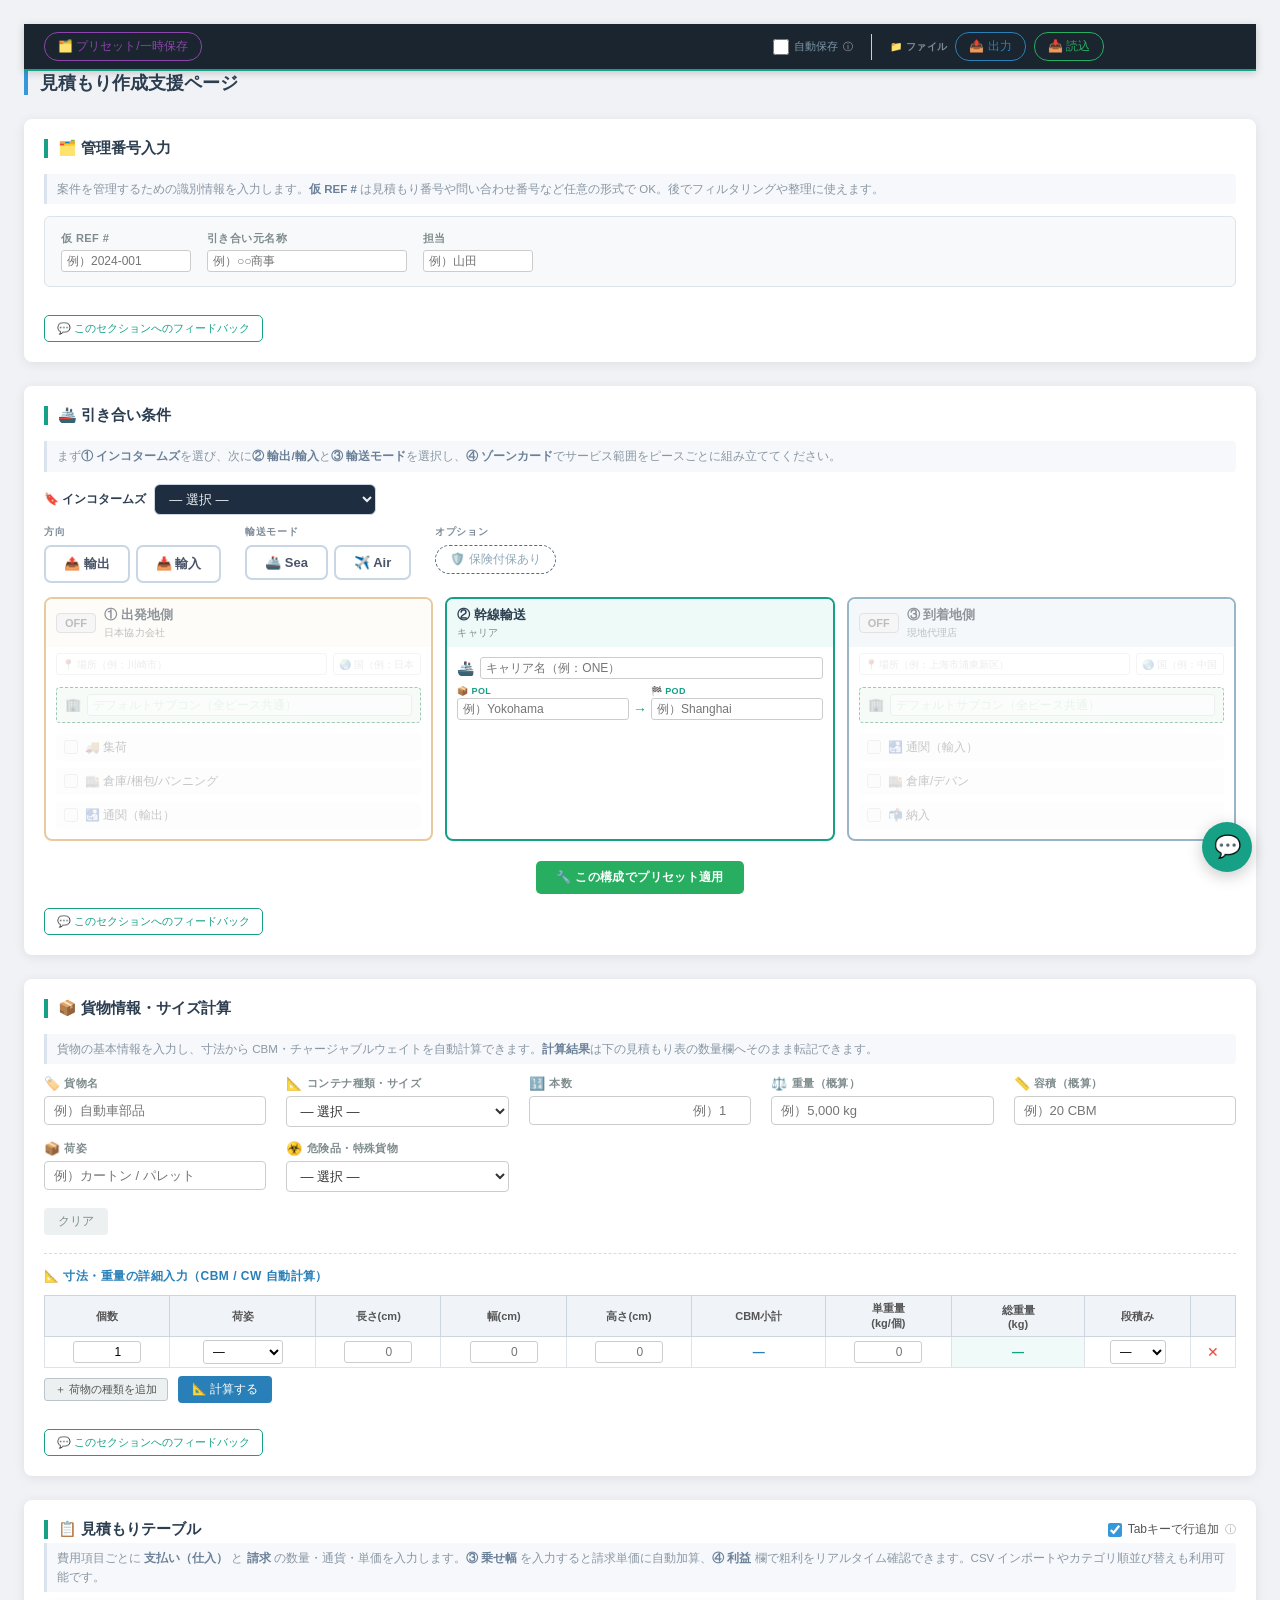
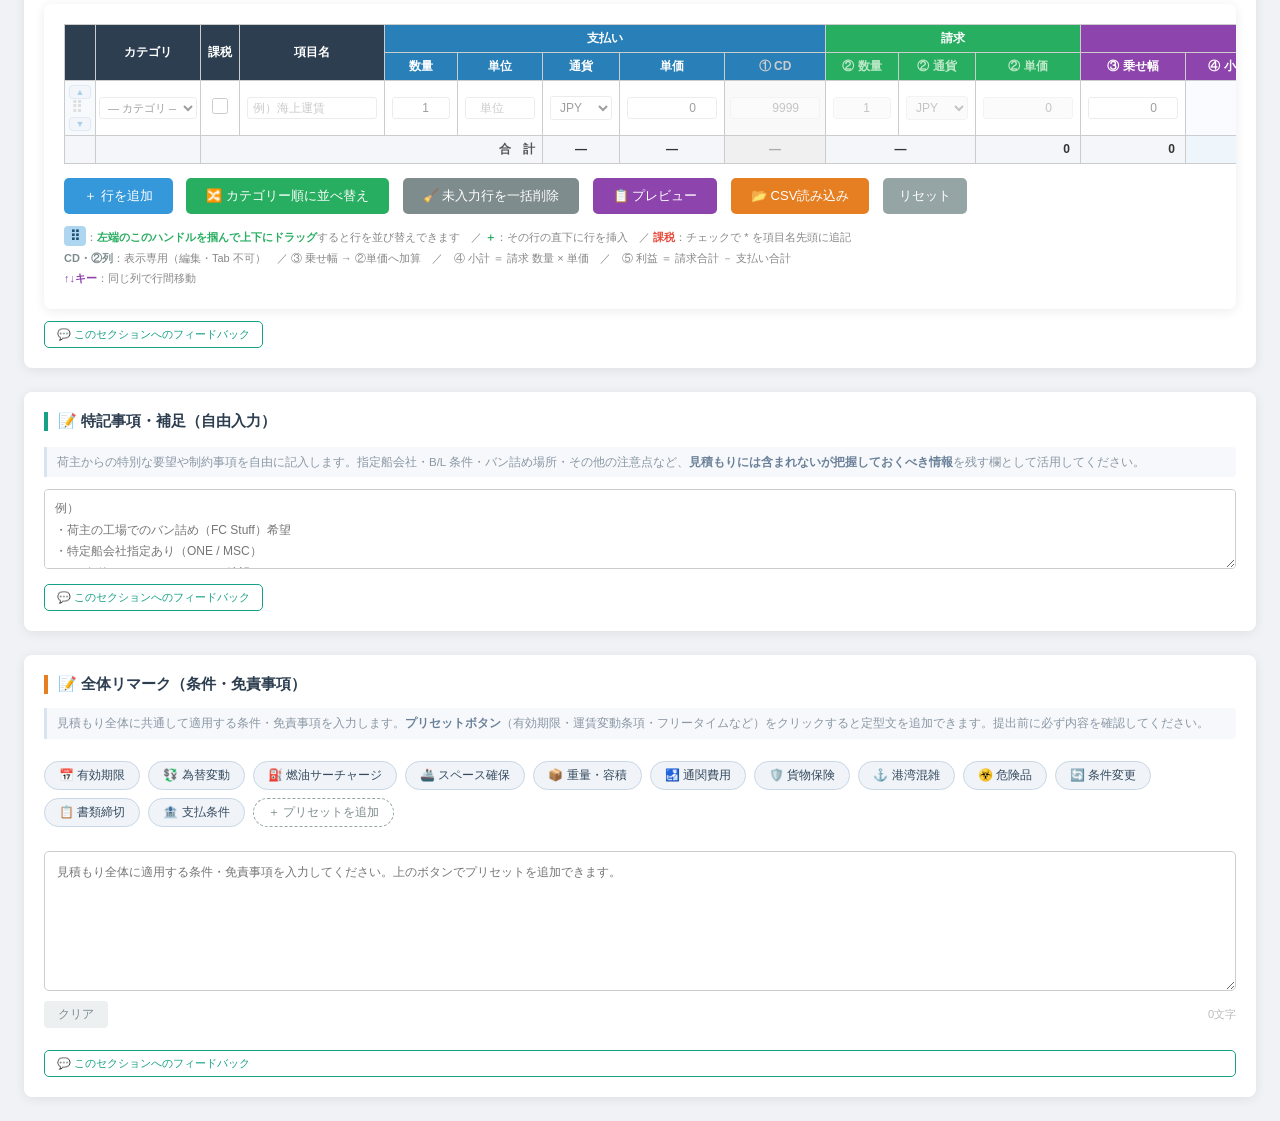
<file: index_bak_20260512_1251.html>
<!DOCTYPE html>
<html lang="ja">
<head>
<meta charset="UTF-8">
<meta name="viewport" content="width=device-width, initial-scale=1.0">
<title>見積もり作成支援</title>
<style>
* { box-sizing: border-box; margin: 0; padding: 0; }

body {
  font-family: 'Helvetica Neue', Arial, 'Hiragino Kaku Gothic ProN', sans-serif;
  background: #f0f2f5;
  padding: 24px;
  color: #333;
  font-size: 13px;
}

h1 {
  font-size: 18px;
  margin-bottom: 16px;
  color: #2c3e50;
  border-left: 4px solid #3498db;
  padding-left: 12px;
}

.container {
  background: white;
  border-radius: 8px;
  padding: 20px;
  box-shadow: 0 2px 12px rgba(0,0,0,0.08);
  overflow-x: auto;
}

/* ========== 見積もりヘッダー ========== */
.quote-header {
  display: flex;
  gap: 16px;
  flex-wrap: wrap;
  align-items: flex-end;
  margin-bottom: 16px;
  padding: 14px 16px;
  background: #f8f9fb;
  border: 1px solid #dde3ea;
  border-radius: 6px;
}
.quote-field { display: flex; flex-direction: column; gap: 4px; }
.quote-field label {
  font-size: 11px; font-weight: 600; color: #7f8c8d;
  text-transform: uppercase; letter-spacing: 0.04em;
}
.quote-field input {
  border: 1px solid #ccc; border-radius: 4px;
  padding: 5px 9px; font-size: 13px; font-family: inherit;
  outline: none; transition: border-color 0.15s; background: #fff;
}
.quote-field input:focus { border-color: #3498db; }
#qf-ref      { width: 130px; }
#qf-customer { width: 200px; }
#qf-person   { width: 110px; }

/* ========== テーブル ========== */
table { border-collapse: collapse; width: 100%; min-width: 1300px; }
th, td {
  border: 1px solid #ccc;
  padding: 5px 7px;
  text-align: center;
  white-space: nowrap;
}

.hd-base   { background: #2c3e50; color: #fff; font-weight: 600; font-size: 12px; }
.hd-pay    { background: #2980b9; color: #fff; font-weight: 600; font-size: 12px; }
.hd-bill   { background: #27ae60; color: #fff; font-weight: 600; font-size: 12px; }
.hd-profit { background: #8e44ad; color: #fff; font-weight: 600; font-size: 12px; }

/* ドラッグハンドル（行用 — 目立つように強化） */
.drag-handle {
  cursor: grab;
  color: #2980b9;
  font-size: 18px;
  font-weight: bold;
  padding: 2px 3px;
  user-select: none;
  line-height: 1;
  border-radius: 4px;
  transition: background .15s, color .15s;
  display: inline-block;
}
.drag-handle:hover {
  background: #2980b9;
  color: #fff;
}
.drag-handle:active { cursor: grabbing; background: #1f618d; color: #fff; }
/* 行移動ボタン（↑↓） */
.row-move-btn {
  display: block;
  width: 22px;
  height: 14px;
  line-height: 12px;
  font-size: 9px;
  background: #dce8f3;
  border: 1px solid #b0c8e0;
  border-radius: 3px;
  color: #2980b9;
  cursor: pointer;
  padding: 0;
  margin: 1px auto;
  transition: background .12s;
}
.row-move-btn:hover { background: #2980b9; color: #fff; border-color: #1f618d; }
.row-move-btn:active { background: #1f618d; }
td.handle-cell {
  width: 32px;
  background: #eaf2f8;
  padding: 3px 2px;
  text-align: center;
}
tr:hover td.handle-cell { background: #d6eaf8; }
/* 行ホバー時にハンドルがチカっと光る */
tbody tr:hover .drag-handle {
  background: #aed6f1;
  color: #1b4f72;
}

/* ドラッグ中の行スタイル */
tr.dragging {
  opacity: 0.4;
  background: #eaf4fb !important;
}
tr.drag-over-top td {
  border-top: 3px solid #3498db !important;
}
tr.drag-over-bottom td {
  border-bottom: 3px solid #3498db !important;
}

/* 課税 */
td.tax-cell { width: 44px; }
input[type="checkbox"] { width: 16px; height: 16px; cursor: pointer; accent-color: #e74c3c; }
tr.taxed td { background-color: rgba(231,76,60,0.06) !important; }
tr.taxed td.profit-pos { background-color: #fde8e8 !important; }

/* 入力共通 */
input[type="text"],
input[type="number"],
select {
  border: 1px solid #ccc; border-radius: 3px; padding: 3px 5px;
  font-size: 12px; font-family: inherit; background: #fff;
  outline: none; transition: border-color 0.15s;
}
input[type="text"]:focus,
input[type="number"]:focus,
select:focus { border-color: #3498db; }
input[type="number"] { text-align: right; }

.w-name  { width: 130px; }
.w-qty   { width: 58px; }
.w-cur   { width: 62px; }
.w-unit  { width: 70px; text-align: center; }
.w-price { width: 90px; }
.w-mkup  { width: 90px; }
.w-note  { width: 130px; }
.w-cat   { width: 98px; font-size: 11px; padding: 3px 4px; }

/* 表示専用 */
.display-field {
  pointer-events: none !important;
  cursor: default !important;
  user-select: none !important;
  background: #f4f4f4 !important;
  border-color: #e0e0e0 !important;
  color: #666 !important;
}
select.display-field { color: #666 !important; }

/* CD セル */
td.cd-cell { background: #f0f0f0; padding: 3px 5px; min-width: 100px; }
td.cat-cell { padding: 2px 3px !important; width: 105px; }

td.profit-cell { font-weight: bold; text-align: right; padding-right: 10px; min-width: 85px; }
td.profit-pos  { background: #eafaf1; color: #1e8449; }
td.profit-neg  { background: #fdf2f2; color: #c0392b; }
td.profit-zero { background: #f5f5f5; color: #888; }

/* 行小計セル */
td.subtotal-cell {
  text-align: right;
  padding-right: 10px;
  min-width: 85px;
  background: #eef5fb;
  color: #2980b9;
  font-weight: 600;
}
td.subtotal-has-value { background: #d6eaf8; }

tfoot td { background: #f5f6fa; font-weight: bold; font-size: 12px; }
tfoot .profit-pos { background: #d5f5e3; }
tfoot .profit-neg { background: #fadbd8; }
tfoot .profit-zero{ background: #ebebeb; }

/* ========== カテゴリー色分け ========== */
tr.cat-domestic     td { background: #fff5ec !important; }
tr.cat-export-local td { background: #fef3e8 !important; }
tr.cat-ocean        td { background: #e8f4fd !important; }
tr.cat-air          td { background: #eeeeff !important; }
tr.cat-surcharge    td { background: #fafae6 !important; }
tr.cat-import-local td { background: #fff8e8 !important; }
tr.cat-overseas     td { background: #edfaf3 !important; }
tr.cat-customs      td { background: #f5ecff !important; }
tr.cat-insurance    td { background: #fff0f8 !important; }
tr.cat-other        td { background: #f0f0f0 !important; }

tr.cat-domestic     td.profit-pos { background: #ffd8b0 !important; }
tr.cat-export-local td.profit-pos { background: #ffd0a0 !important; }
tr.cat-ocean        td.profit-pos { background: #b3d9f7 !important; }
tr.cat-air          td.profit-pos { background: #c4c0ff !important; }
tr.cat-surcharge    td.profit-pos { background: #e8e8a0 !important; }
tr.cat-import-local td.profit-pos { background: #ffe5a0 !important; }
tr.cat-overseas     td.profit-pos { background: #b8f0d1 !important; }
tr.cat-customs      td.profit-pos { background: #dbb8ff !important; }
tr.cat-insurance    td.profit-pos { background: #ffb8e8 !important; }
tr.cat-other        td.profit-pos { background: #c8c8c8 !important; }

tr.cat-domestic:hover     td { background: #ffe5cc !important; }
tr.cat-export-local:hover td { background: #ffdcb8 !important; }
tr.cat-ocean:hover        td { background: #cce5f8 !important; }
tr.cat-air:hover          td { background: #d8d5ff !important; }
tr.cat-surcharge:hover    td { background: #f5f5c0 !important; }
tr.cat-import-local:hover td { background: #ffeec8 !important; }
tr.cat-overseas:hover     td { background: #d0f5e5 !important; }
tr.cat-customs:hover      td { background: #e5d0ff !important; }
tr.cat-insurance:hover    td { background: #ffd0ef !important; }
tr.cat-other:hover        td { background: #e0e0e0 !important; }

/* ========== 未入力行グレーアウト ========== */
tr.row-unfilled td { opacity: 0.38; }
tr.row-unfilled:hover td { opacity: 0.65; }

/* 非カテゴリ行のホバー */
tbody tr:not([class*="cat-"]):hover td { background-color: rgba(52,152,219,0.04); }
tbody tr:not([class*="cat-"]):hover td.cd-cell { background-color: #e8e8e8; }
tbody tr:not([class*="cat-"]):hover td.handle-cell { background-color: #eef0f3; }
tbody tr:not([class*="cat-"]):hover td.profit-pos { background-color: #c8f0d8; }
tbody tr:not([class*="cat-"]):hover td.profit-neg { background-color: #f5cece; }

.btn-del {
  background: #e74c3c; color: white; border: none; border-radius: 3px;
  cursor: pointer; padding: 3px 9px; font-size: 11px; transition: background 0.15s;
}
.btn-del:hover { background: #c0392b; }
.btn-ins {
  background: #27ae60; color: white; border: none; border-radius: 3px;
  cursor: pointer; padding: 3px 9px; font-size: 11px;
  transition: background 0.15s; margin-left: 4px;
}
.btn-ins:hover { background: #1e8449; }
.btn-add {
  display: inline-block; margin-top: 14px;
  background: #3498db; color: white; border: none; border-radius: 5px;
  cursor: pointer; padding: 9px 20px; font-size: 13px;
  font-family: inherit; transition: background 0.15s;
}
.btn-add:hover { background: #2980b9; }
.btn-reset {
  display: inline-block; margin-top: 14px; margin-left: 10px;
  background: #95a5a6; color: white; border: none; border-radius: 5px;
  cursor: pointer; padding: 9px 16px; font-size: 13px;
  font-family: inherit; transition: background 0.15s;
}
.btn-reset:hover { background: #7f8c8d; }
.btn-preview {
  display: inline-block; margin-top: 14px; margin-left: 10px;
  background: #8e44ad; color: white; border: none; border-radius: 5px;
  cursor: pointer; padding: 9px 20px; font-size: 13px;
  font-family: inherit; transition: background 0.15s;
}
.btn-preview:hover { background: #7d3c98; }
.btn-csv-import {
  display: inline-block; margin-top: 14px; margin-left: 10px;
  background: #e67e22; color: white; border: none; border-radius: 5px;
  cursor: pointer; padding: 9px 20px; font-size: 13px;
  font-family: inherit; transition: background 0.15s;
}
.btn-csv-import:hover { background: #d35400; }
.btn-sort-cat {
  display: inline-block; margin-top: 14px; margin-left: 10px;
  background: #27ae60; color: white; border: none; border-radius: 5px;
  cursor: pointer; padding: 9px 20px; font-size: 13px;
  font-family: inherit; transition: background 0.15s;
}
.btn-sort-cat:hover { background: #1e8449; }
.btn-clean-empty {
  display: inline-block; margin-top: 14px; margin-left: 10px;
  background: #7f8c8d; color: white; border: none; border-radius: 5px;
  cursor: pointer; padding: 9px 20px; font-size: 13px;
  font-family: inherit; transition: background 0.15s;
}
.btn-clean-empty:hover { background: #566061; }

/* CSV読み込みエリア */
#csvDropZone {
  display: none;
  margin-top: 14px;
  border: 2px dashed #e67e22;
  border-radius: 6px;
  padding: 18px;
  text-align: center;
  color: #e67e22;
  font-size: 13px;
  background: #fff8f3;
  transition: background 0.2s;
  cursor: pointer;
}
#csvDropZone.active { background: #fde8d0; }
#csvDropZone p { margin-top: 6px; font-size: 11px; color: #aaa; }

#csvMsg {
  display: none;
  margin-top: 10px;
  padding: 8px 14px;
  border-radius: 5px;
  font-size: 12px;
  font-weight: 600;
}
#csvMsg.success { background: #eafaf1; color: #1e8449; display: block; }
#csvMsg.error   { background: #fdf2f2; color: #c0392b; display: block; }

/* ========== 引き合い条件 ========== */
.condition-section {
  margin-top: 24px;
  background: white;
  border-radius: 8px;
  padding: 20px;
  box-shadow: 0 2px 12px rgba(0,0,0,0.08);
}
.condition-section h2 {
  font-size: 15px;
  color: #2c3e50;
  border-left: 4px solid #16a085;
  padding-left: 10px;
  margin-bottom: 16px;
  display: flex;
  align-items: center;
  gap: 8px;
}

.condition-grid {
  display: grid;
  grid-template-columns: repeat(auto-fill, minmax(220px, 1fr));
  gap: 14px 20px;
  margin-bottom: 16px;
}
.cond-field { display: flex; flex-direction: column; gap: 5px; }
.cond-field label {
  font-size: 11px; font-weight: 600; color: #7f8c8d;
  text-transform: uppercase; letter-spacing: 0.04em;
  display: flex; align-items: center; gap: 4px;
}
.cond-field label .cond-icon { font-size: 13px; }
.cond-field input,
.cond-field select,
.cond-field textarea {
  border: 1px solid #ccc; border-radius: 4px;
  padding: 6px 9px; font-size: 13px; font-family: inherit;
  outline: none; transition: border-color 0.15s; background: #fff;
  color: #333;
}
.cond-field input:focus,
.cond-field select:focus,
.cond-field textarea:focus { border-color: #16a085; }

.cond-divider {
  grid-column: 1 / -1;
  border: none;
  border-top: 1px dashed #e0e5ec;
  margin: 2px 0;
}
.cond-section-label {
  grid-column: 1 / -1;
  font-size: 11px;
  font-weight: 700;
  color: #16a085;
  text-transform: uppercase;
  letter-spacing: 0.06em;
  margin-bottom: -4px;
}

/* ---- 引き合い条件 最上位バー ---- */
.cond-primary-bar {
  display: flex;
  flex-wrap: wrap;
  gap: 16px 24px;
  align-items: flex-start;
  margin-bottom: 14px;
}
.cond-prim-group {
  display: flex;
  flex-direction: column;
  gap: 6px;
}
.cond-prim-label {
  font-size: 10px;
  font-weight: 700;
  color: #7f8c9a;
  letter-spacing: .06em;
  text-transform: uppercase;
}
.cond-prim-btns {
  display: flex;
  gap: 6px;
  flex-wrap: wrap;
}
.cond-prim-btn {
  padding: 8px 18px;
  border-radius: 7px;
  border: 2px solid #c8d6e5;
  background: #fff;
  color: #4a5568;
  font-size: 13px;
  font-weight: 600;
  cursor: pointer;
  font-family: inherit;
  transition: border-color .15s, background .15s, color .15s;
  white-space: nowrap;
}
.cond-prim-btn:hover {
  border-color: #16a085;
  color: #16a085;
}
.cond-prim-btn.active {
  border-color: #16a085;
  background: #16a085;
  color: #fff;
}

/* ノード非表示（✕）ボタン */
.node-hide-btn {
  position: absolute;
  top: 5px;
  right: 6px;
  background: none;
  border: 1px solid transparent;
  color: #ccc;
  font-size: 11px;
  line-height: 1;
  cursor: pointer;
  padding: 2px 5px;
  border-radius: 4px;
  font-family: inherit;
  transition: background .12s, color .12s, border-color .12s;
  z-index: 1;
}
.node-hide-btn:hover {
  background: #fdecea;
  border-color: #e74c3c;
  color: #e74c3c;
}

/* 通関ノードのバッジ色 */

/* ========== ゾーンビルダー ========== */
/* ===== 輸送ルート シンプルフォーム ===== */
.route-simple-form {
  padding: 10px 16px 14px;
  background: linear-gradient(135deg, #1a252f 0%, #2c3e50 100%);
  border-radius: 8px;
  margin-top: 8px;
}
.route-simple-grid {
  display: flex;
  gap: 16px;
  flex-wrap: wrap;
  margin-top: 8px;
}
.rsf-field {
  display: flex;
  flex-direction: column;
  gap: 4px;
  flex: 1;
  min-width: 200px;
}
.rsf-label {
  font-size: 10px;
  font-weight: 700;
  color: #7f8c8d;
  text-transform: uppercase;
  letter-spacing: .06em;
}
.rsf-input {
  width: 100%;
  box-sizing: border-box;
  padding: 6px 9px;
  border: 1px solid #3d5166;
  border-radius: 5px;
  background: #253545;
  color: #ecf0f1;
  font-size: 12px;
  font-family: inherit;
  outline: none;
  transition: border-color .15s;
}
.rsf-input:focus { border-color: #16a085; }
.rsf-input::placeholder { color: #7f8c8d; font-size: 11px; }
.rsf-country {
  font-size: 11px;
}

.zone-builder {
  display: flex;
  gap: 12px;
  margin: 14px 0 10px;
  flex-wrap: wrap;
  align-items: stretch;
}
.zone-card {
  flex: 1;
  min-width: 160px;
  border: 2px solid #dde3ea;
  border-radius: 8px;
  overflow: hidden;
  transition: opacity .2s, filter .2s;
}
.zone-card.zone-origin { border-color: #f39c12; }
.zone-card.zone-main   { border-color: #16a085; }
.zone-card.zone-dest   { border-color: #2980b9; }
.zone-card.zone-off    { opacity: .55; filter: grayscale(.4); }

.zone-card-header {
  display: flex;
  align-items: center;
  gap: 8px;
  padding: 7px 10px;
  background: #f8f9fb;
}
.zone-card.zone-origin .zone-card-header { background: #fef9f0; }
.zone-card.zone-main   .zone-card-header { background: #edfaf7; }
.zone-card.zone-dest   .zone-card-header { background: #eaf4fb; }

.zone-card-title {
  display: flex;
  flex-direction: column;
  gap: 2px;
}
.zone-num   { font-weight: 700; font-size: 13px; color: #2c3e50; }
.zone-subcon{ font-size: 10px; color: #7f8c8d; letter-spacing: .02em; }

.zone-toggle-btn {
  font-size: 11px;
  font-weight: 700;
  padding: 3px 8px;
  border-radius: 4px;
  border: 1px solid #ccc;
  cursor: pointer;
  background: #eee;
  color: #888;
  flex-shrink: 0;
  transition: background .15s, color .15s;
}
.zone-toggle-btn.on {
  background: #27ae60;
  border-color: #27ae60;
  color: #fff;
}
.zone-pieces {
  padding: 8px 10px;
  display: flex;
  flex-direction: column;
  gap: 5px;
  min-height: 80px;
}
.piece-item {
  display: flex;
  align-items: center;
  gap: 7px;
  font-size: 12px;
  cursor: pointer;
  padding: 5px 8px;
  border-radius: 4px;
  background: #f8f9fb;
  user-select: none;
  transition: background .12s;
}
.piece-item:hover { background: #ecf0f1; }
.piece-item input[type=checkbox] {
  width: 14px; height: 14px; flex-shrink: 0;
  accent-color: #27ae60; cursor: pointer;
}
.piece-item input[type=checkbox]:disabled { cursor: not-allowed; }
.piece-item:has(input:disabled) { opacity: .5; cursor: not-allowed; }

/* ── ピース行（チェックボックス＋サブコン入力）── */
.piece-row { display: flex; flex-direction: column; margin-bottom: 2px; }
.piece-subcon-area {
  display: none;
  flex-direction: column;
  gap: 4px;
  padding: 3px 8px 5px 28px;
  background: #f0f8f0;
  border-left: 2px solid #27ae60;
  border-radius: 0 0 4px 4px;
  margin-top: -3px;
}
.sc-entry { display: flex; align-items: center; gap: 4px; }
.sc-input {
  flex: 1; font-size: 11px; padding: 3px 7px;
  border: 1px solid #b2dfdb; border-radius: 4px;
  background: #fff; min-width: 0; color: #2c3e50;
}
.sc-input:focus { outline: none; border-color: #27ae60; }
.sc-add-btn, .sc-del-btn {
  font-size: 14px; line-height: 1; width: 22px; height: 22px;
  border: none; border-radius: 4px; cursor: pointer;
  display: flex; align-items: center; justify-content: center;
  flex-shrink: 0;
}
.sc-add-btn { background: #d5f5e3; color: #1e8449; }
.sc-del-btn { background: #fdecea; color: #c0392b; }
.sc-add-btn:hover { background: #a9dfbf; }
.sc-del-btn:hover { background: #f5b7b1; }
.zone-off .piece-subcon-area { display: none !important; }

/* ── ゾーンデフォルトサブコン入力 ── */
.zone-default-sc {
  display: flex; align-items: center; gap: 6px;
  padding: 6px 8px; margin-bottom: 6px;
  background: #eaf9f1; border-radius: 4px;
  border: 1px dashed #27ae60;
}
.z-ds-label { font-size: 13px; flex-shrink: 0; }
.zone-default-input {
  flex: 1; font-size: 11px; padding: 4px 8px;
  border: 1px solid #27ae60; border-radius: 4px; min-width: 0;
  color: #1e8449; font-weight: 600;
}
.zone-default-input::placeholder { color: #a9dfbf; font-weight: 400; }
.zone-off .zone-default-input   { opacity: .45; pointer-events: none; }
.zone-addr-row {
  padding: 6px 10px 4px;
  display: flex;
  gap: 6px;
}
.zone-addr-input {
  flex: 1;
  padding: 5px 8px;
  border: 1px solid #d5dce8;
  border-radius: 4px;
  font-size: 11px;
  background: #f4f6f9;
  color: #2c3e50;
  font-family: inherit;
  outline: none;
  transition: border-color .15s, background .15s;
}
.zone-addr-input:not(:disabled) { background: #fff; border-color: #bdc3c7; }
.zone-addr-input:not(:disabled):focus { border-color: #16a085; }
.zone-addr-input::placeholder { color: #aaa; font-size: 10px; }
.zone-addr-input:disabled { opacity: .4; cursor: not-allowed; }
.zone-addr-country { max-width: 88px; }
.w-subcon  { width: 90px; font-size: 11px; }
.zone-preset-bar { padding: 10px 0 2px; text-align: center; }
.btn-zone-preset { background: #27ae60; color: #fff; border: none; padding: 8px 20px; border-radius: 5px; font-size: 12px; font-weight: 600; cursor: pointer; font-family: inherit; transition: background .15s; letter-spacing: .03em; }
.btn-zone-preset:hover { background: #219a52; }
.btn-zone-preset:active { background: #1a7d41; }


/* ── Zone② 幹線輸送入力 ── */
.zone2-inputs { padding: 10px 10px 8px; }
.z2-row { display: flex; align-items: center; gap: 6px; margin-bottom: 7px; }
.z2-label { font-size: 14px; flex-shrink: 0; }
.z2-pol-pod-row { display: flex; align-items: flex-end; gap: 4px; }
.z2-port { display: flex; flex-direction: column; gap: 2px; flex: 1; min-width: 0; }
.z2-port-label { font-size: 9px; font-weight: 700; color: #16a085; letter-spacing: .04em; }
.z2-input {
  font-size: 11px; padding: 4px 7px;
  border: 1px solid #b2dfdb; border-radius: 4px;
  width: 100%; box-sizing: border-box; color: #2c3e50;
}
.z2-input:focus { border-color: #16a085; outline: none; }
.z2-arrow { color: #16a085; font-weight: bold; font-size: 14px; padding-bottom: 3px; flex-shrink: 0; }


.zone-fixed-content {
  padding: 16px 10px;
  text-align: center;
}
.zone-fixed-route {
  font-size: 15px;
  font-weight: 700;
  color: #16a085;
  letter-spacing: .06em;
}
.zone2-carrier {
  font-size: 11px;
  color: #7f8c8d;
  margin-top: 5px;
}


/* FCL/LCL サブボタン */
.cond-sub-btns {
  display: flex;
  gap: 4px;
}
.cond-sub-btn {
  padding: 4px 12px;
  border-radius: 5px;
  border: 1.5px solid #c8d6e5;
  background: #fff;
  color: #7f8c9a;
  font-size: 11px;
  font-weight: 600;
  cursor: pointer;
  font-family: inherit;
  transition: border-color .15s, background .15s, color .15s;
}
.cond-sub-btn.active {
  border-color: #2471a3;
  background: #2471a3;
  color: #fff;
}
/* インコタームズ行 */
.cond-inco-bar {
  display: flex;
  align-items: center;
  flex-wrap: wrap;
  gap: 8px;
  margin-bottom: 10px;
}
.cond-inco-label {
  font-size: 12px;
  font-weight: 600;
  color: #2c3e50;
  white-space: nowrap;
}
.cond-inco-bar select {
  padding: 6px 10px;
  border: 1.5px solid #c8d6e5;
  border-radius: 6px;
  font-size: 13px;
  font-family: inherit;
  background: #1e2d40;
  color: #ecf0f1;
  cursor: pointer;
  outline: none;
}
.cond-inco-bar select:focus { border-color: #16a085; }
.cond-inco-bar select option { background: #2c3e50; color: #ecf0f1; }
.cond-inco-bar select optgroup { background: #1a252f; color: #7f8c9a; font-style: normal; }

.scope-btns {
  display: flex;
  flex-wrap: wrap;
  gap: 7px;
}
.scope-btn {
  padding: 6px 15px;
  border: 1.5px solid #4a6278;
  border-radius: 20px;
  background: transparent;
  color: #95a5a6;
  font-size: 12px;
  font-family: inherit;
  cursor: pointer;
  transition: all .15s;
  white-space: nowrap;
  line-height: 1.4;
}
.scope-btn:hover {
  border-color: #16a085;
  color: #16a085;
  background: rgba(22,160,133,.1);
}
.scope-btn.active {
  border-color: #16a085;
  background: #16a085;
  color: #fff;
  font-weight: 700;
}
.scope-hint {
  font-size: 11px;
  color: #7f8c8d;
  margin: 8px 0 0;
  min-height: 14px;
  line-height: 1.5;
}
/* 倉庫オプショントグル */
.wh-toggle-wrap {
  display: flex;
  align-items: center;
  flex-wrap: wrap;
  gap: 10px;
  margin-top: 10px;
  padding-top: 10px;
  border-top: 1px solid rgba(255,255,255,.07);
}
/* インコタームズ・輸送モード（作業範囲セクション内横並び） */
.scope-inline-fields {
  display: flex;
  gap: 12px;
  flex-wrap: wrap;
  margin-top: 10px;
  padding-top: 10px;
  border-top: 1px solid rgba(255,255,255,.07);
}
.scope-inline-field {
  display: flex;
  flex-direction: column;
  gap: 5px;
  flex: 1;
  min-width: 160px;
}
.scope-inline-field label {
  font-size: 10px;
  font-weight: 700;
  color: #7f9aaa;
  letter-spacing: .04em;
}
.scope-inline-field select {
  background: rgba(255,255,255,.07);
  border: 1px solid rgba(255,255,255,.15);
  border-radius: 6px;
  color: #d0dde5;
  font-size: 12px;
  font-family: inherit;
  padding: 6px 10px;
  outline: none;
  cursor: pointer;
  transition: border-color .15s;
}
.scope-inline-field select:focus { border-color: #16a085; }
.scope-inline-field select option { background: #2c3e50; color: #ecf0f1; }
.scope-inline-field select optgroup { background: #1a252f; color: #7f8c8d; font-style: normal; }
.wh-toggle-label {
  font-size: 9px;
  font-weight: 700;
  color: #5d7180;
  text-transform: uppercase;
  letter-spacing: .08em;
  white-space: nowrap;
}
.wh-toggle-btn {
  padding: 5px 14px;
  border: 1.5px dashed #556a7a;
  border-radius: 20px;
  background: transparent;
  color: #8fa8b8;
  font-size: 12px;
  font-family: inherit;
  cursor: pointer;
  transition: all .15s;
  white-space: nowrap;
  line-height: 1.4;
}
.wh-toggle-btn:hover {
  border-color: #f39c12;
  color: #f39c12;
  border-style: solid;
  background: rgba(243,156,18,.06);
}
.wh-toggle-btn.active {
  border-color: #f39c12;
  border-style: solid;
  background: rgba(243,156,18,.15);
  color: #f39c12;
  font-weight: 700;
}
.wh-toggle-btn.ins-on {
  border-color: #2471a3;
  border-style: solid;
  background: rgba(36,113,163,.12);
  color: #fff;
  background-color: #2471a3;
  font-weight: 700;
}
.wh-toggle-desc {
  font-size: 10px;
  color: #f39c12;
  font-style: italic;
  min-height: 14px;
}

.cond-free { margin-top: 6px; }
.cond-free label {
  font-size: 11px; font-weight: 600; color: #7f8c8d;
  text-transform: uppercase; letter-spacing: 0.04em;
  display: block; margin-bottom: 6px;
}
#condFreeText {
  width: 100%; min-height: 80px;
  border: 1px solid #ccc; border-radius: 4px;
  padding: 8px 10px; font-size: 12px; font-family: inherit;
  line-height: 1.8; resize: vertical; outline: none;
  transition: border-color 0.15s;
}
#condFreeText:focus { border-color: #16a085; }

.cond-actions { display: flex; gap: 8px; margin-top: 12px; }
.btn-cond-clear {
  background: #ecf0f1; color: #7f8c8d; border: none; border-radius: 4px;
  padding: 5px 14px; font-size: 12px; cursor: pointer; font-family: inherit;
  transition: background 0.15s;
}
.btn-cond-clear:hover { background: #bdc3c7; color: #2c3e50; }

/* ========== サイズ計算 ========== */
.calc-wrapper {
  grid-column: 1 / -1;
  margin-top: 4px;
  overflow-x: auto;          /* はみ出しを横スクロールで対応 */
  -webkit-overflow-scrolling: touch;
}
.calc-mini-table {
  border-collapse: collapse;
  font-size: 12px;
  width: 100%;
  min-width: 480px;          /* 最低幅を確保してレイアウト崩れを防ぐ */
}
.calc-mini-table th {
  background: #f0f4f8;
  border: 1px solid #cdd6de;
  padding: 5px 6px;
  font-size: 11px;
  font-weight: 600;
  color: #555;
  text-align: center;
  white-space: nowrap;
}
.calc-mini-table td {
  border: 1px solid #dde3ea;
  padding: 3px 3px;
  text-align: center;
}
.calc-mini-table input[type="number"] {
  width: 68px;
  text-align: right;
  padding: 3px 4px;
  border: 1px solid #ccc;
  border-radius: 3px;
  font-size: 12px;
  font-family: inherit;
  outline: none;
}
.calc-mini-table input[type="number"]:focus { border-color: #3498db; }
.cbm-result {
  color: #2980b9;
  font-weight: 700;
  text-align: right;
  padding-right: 8px;
  min-width: 80px;
  font-size: 12px;
}
.kg-total-result {
  color: #16a085;
  font-weight: 700;
  text-align: right;
  padding-right: 8px;
  min-width: 80px;
  font-size: 12px;
  background: #f0faf8;
}
.btn-calc-add {
  margin-top: 6px;
  background: #ecf0f1;
  color: #555;
  border: 1px solid #bcc4cc;
  border-radius: 3px;
  padding: 3px 10px;
  font-size: 11px;
  cursor: pointer;
  font-family: inherit;
  transition: background 0.15s;
}
.btn-calc-add:hover { background: #d5dde5; }
.btn-calc-row-del {
  background: none;
  border: none;
  color: #e74c3c;
  cursor: pointer;
  font-size: 14px;
  padding: 0 4px;
  line-height: 1;
}
.btn-calc-run {
  display: inline-block;
  margin-top: 8px;
  margin-left: 6px;
  background: #2980b9;
  color: white;
  border: none;
  border-radius: 4px;
  padding: 5px 14px;
  font-size: 12px;
  cursor: pointer;
  font-family: inherit;
  transition: background 0.15s;
}
.btn-calc-run:hover { background: #1a6fa8; }
.calc-results-panel {
  display: none;
  margin-top: 10px;
  padding: 10px 16px;
  background: #f0f8ff;
  border: 1px solid #b8d8f8;
  border-radius: 6px;
}
.calc-results-grid {
  display: flex;
  flex-wrap: wrap;
  gap: 12px 28px;
  margin-bottom: 6px;
}
.calc-result-item { display: flex; flex-direction: column; gap: 2px; }
.calc-r-lbl {
  font-size: 10px;
  font-weight: 700;
  color: #7f8c8d;
  text-transform: uppercase;
  letter-spacing: 0.06em;
}
.calc-r-val {
  font-size: 15px;
  font-weight: 700;
  color: #2c3e50;
}
.calc-r-val.hl-blue   { color: #2980b9; }
.calc-r-val.hl-green  { color: #27ae60; }
.calc-r-val.hl-orange { color: #e67e22; }

.calc-divider-line {
  border: none;
  border-top: 1px dashed #b8d8f8;
  margin: 8px 0;
}
.calc-reflect-title {
  font-size: 11px;
  font-weight: 700;
  color: #2980b9;
  margin-bottom: 8px;
  text-transform: uppercase;
  letter-spacing: 0.06em;
}
.calc-reflect-row {
  display: flex;
  align-items: center;
  gap: 8px;
  margin-bottom: 6px;
  flex-wrap: wrap;
}
.calc-reflect-lbl {
  min-width: 160px;
  font-size: 12px;
  font-weight: 600;
  color: #34495e;
}
.calc-row-select {
  border: 1px solid #ccc;
  border-radius: 3px;
  padding: 3px 7px;
  font-size: 12px;
  font-family: inherit;
  outline: none;
  max-width: 200px;
}
.calc-row-select:focus { border-color: #2980b9; }
.btn-do-reflect {
  background: #e67e22;
  color: white;
  border: none;
  border-radius: 3px;
  padding: 3px 10px;
  font-size: 11px;
  cursor: pointer;
  font-family: inherit;
  transition: background 0.15s;
}
.btn-do-reflect:hover { background: #d35400; }

.calc-cargo-reflect { display: flex; justify-content: flex-start; margin-top: 6px; }
.btn-calc-cargo-reflect {
  background: #16a085;
  color: #fff;
  border: none;
  border-radius: 4px;
  padding: 6px 14px;
  font-size: 12px;
  font-weight: 600;
  cursor: pointer;
  font-family: inherit;
  transition: background 0.15s;
}
.btn-calc-cargo-reflect:hover { background: #1abc9c; }

/* プレビュー内：引き合い条件 */
#pvCargoBox {
  margin-bottom: 10px;
  padding: 8px 12px;
  background: #f0f8f0;
  border: 1px solid #b2d8b2;
  border-radius: 6px;
  font-size: 12px;
  color: #2c5f2c;
}
#pvCargoBox strong { display: block; margin-bottom: 6px; font-size: 13px; color: #1e4d1e; }
#pvCargoBox .pv-cargo-grid {
  display: flex; flex-wrap: wrap; gap: 6px 20px;
}
#pvCargoBox .pv-cargo-item { display: flex; gap: 4px; }
#pvCargoBox .pv-cargo-lbl { color: #4a7c4a; font-weight: 600; }
#pvCargoBox .pv-cargo-val { font-weight: 700; color: #1e4d1e; }
#pvCondBox {
  margin-bottom: 14px;
  padding: 12px 16px;
  background: #f0faf8;
  border: 1px solid #a8d8ce;
  border-radius: 5px;
  font-size: 12px;
}
#pvCondBox strong {
  display: block;
  font-size: 12px;
  color: #0e6655;
  margin-bottom: 8px;
  padding-bottom: 4px;
  border-bottom: 1px solid #a8d8ce;
}
.pv-cond-grid {
  display: grid;
  grid-template-columns: repeat(auto-fill, minmax(200px, 1fr));
  gap: 6px 16px;
}
.pv-cond-item { display: flex; gap: 6px; font-size: 12px; }
.pv-cond-lbl { color: #7f8c8d; font-weight: 600; white-space: nowrap; }
.pv-cond-val { color: #2c3e50; }
.pv-cond-free {
  margin-top: 8px; padding-top: 8px;
  border-top: 1px dashed #a8d8ce;
  font-size: 12px; color: #2c3e50;
  white-space: pre-wrap; line-height: 1.7;
}

/* ========== リマーク欄 ========== */
.remark-section {
  margin-top: 24px;
  background: white;
  border-radius: 8px;
  padding: 20px;
  box-shadow: 0 2px 12px rgba(0,0,0,0.08);
}
.remark-section h2 {
  font-size: 15px;
  color: #2c3e50;
  border-left: 4px solid #e67e22;
  padding-left: 10px;
  margin-bottom: 14px;
  display: flex;
  align-items: center;
  gap: 8px;
}

.remark-presets {
  display: flex;
  flex-wrap: wrap;
  gap: 8px;
  margin-bottom: 14px;
}
.preset-btn {
  background: #f0f4f8;
  border: 1px solid #c8d6e5;
  border-radius: 20px;
  padding: 5px 14px;
  font-size: 12px;
  cursor: pointer;
  color: #34495e;
  transition: all 0.15s;
  font-family: inherit;
}
.preset-btn:hover  { background: #dce8f5; border-color: #3498db; color: #2980b9; }
.preset-btn.active { background: #d6eaf8; border-color: #3498db; color: #1a5276; font-weight: 600; }

/* ユーザー定義プリセット（背景色を変える） */
.preset-btn-user { background: #fff7e6; border-color: #f5cba7; color: #af601a; }
.preset-btn-user:hover { background: #fceabb; border-color: #e67e22; color: #af601a; }
.preset-btn-user.active { background: #f8c471; border-color: #d35400; color: #6e2c00; }
.preset-btn-user .preset-btn-del {
  display: inline-block;
  margin-left: 6px;
  font-size: 10px;
  color: #c0392b;
  background: rgba(255,255,255,.6);
  border-radius: 50%;
  width: 14px;
  height: 14px;
  line-height: 14px;
  text-align: center;
  cursor: pointer;
  transition: background .15s;
}
.preset-btn-user .preset-btn-del:hover { background: #c0392b; color: #fff; }

/* 「＋ プリセットを追加」ボタン */
.preset-btn-add {
  background: #fff;
  border: 1px dashed #95a5a6;
  color: #7f8c8d;
}
.preset-btn-add:hover { background: #ecf0f1; border-style: solid; border-color: #16a085; color: #16a085; }

.remark-body { display: flex; flex-direction: column; gap: 10px; }
#remarkTextarea {
  width: 100%;
  min-height: 140px;
  border: 1px solid #ccc;
  border-radius: 5px;
  padding: 10px 12px;
  font-size: 12px;
  font-family: inherit;
  line-height: 1.8;
  resize: vertical;
  outline: none;
  transition: border-color 0.15s;
  color: #333;
}
#remarkTextarea:focus { border-color: #e67e22; }
.remark-actions { display: flex; gap: 8px; flex-wrap: wrap; align-items: center; }
.btn-remark-clear {
  background: #ecf0f1; color: #7f8c8d; border: none; border-radius: 4px;
  padding: 5px 14px; font-size: 12px; cursor: pointer; font-family: inherit;
  transition: background 0.15s;
}
.btn-remark-clear:hover { background: #bdc3c7; color: #2c3e50; }
.remark-char { font-size: 11px; color: #bbb; margin-left: auto; }

#pvRemarkBox {
  margin-top: 16px;
  padding: 12px 14px;
  background: #fffdf5;
  border: 1px solid #f0d9a0;
  border-radius: 5px;
  font-size: 12px;
  line-height: 1.9;
  color: #5d4e00;
  white-space: pre-wrap;
}
#pvRemarkBox strong {
  display: block;
  margin-bottom: 6px;
  font-size: 12px;
  color: #7d5a00;
  border-bottom: 1px solid #f0d9a0;
  padding-bottom: 4px;
}

.tip { font-size: 11px; color: #888; margin-top: 10px; line-height: 1.8; }
.tip b { color: #27ae60; }
.tip b.red { color: #e74c3c; }
.tip b.gray { color: #7f8c8d; }
.tip b.blue { color: #3498db; }
.tip b.purple { color: #8e44ad; }

/* ========== プレビューモーダル ========== */
#previewOverlay {
  display: none; position: fixed; inset: 0;
  background: rgba(0,0,0,0.55); z-index: 1000;
  justify-content: center; align-items: flex-start;
  padding: 30px 20px; overflow-y: auto;
}
#previewOverlay.open { display: flex; }
#previewBox {
  background: #fff; border-radius: 8px;
  box-shadow: 0 8px 40px rgba(0,0,0,0.25);
  padding: 28px 30px 24px; width: 100%; max-width: 1040px;
}
#previewBox h2 {
  font-size: 16px; color: #2c3e50; margin-bottom: 16px;
  border-left: 4px solid #8e44ad; padding-left: 10px;
}
.pv-meta {
  display: flex; gap: 24px; flex-wrap: wrap; font-size: 12px;
  margin-bottom: 14px; padding: 10px 14px;
  background: #f8f9fb; border-radius: 5px; border: 1px solid #e0e5ec;
}
.pv-meta-item { display: flex; gap: 6px; align-items: center; }
.pv-meta-item .lbl { color: #888; font-weight: 600; }
.pv-meta-item .val { color: #2c3e50; font-weight: 500; }

#previewTableWrap { overflow-x: auto; }
#previewTable {
  border-collapse: collapse; width: 100%; min-width: 880px;
  font-size: 12px; user-select: text;
}
#previewTable th {
  background: #2c3e50; color: #fff; border: 1px solid #aaa;
  padding: 6px 10px; font-weight: 600;
}
#previewTable th.ph-pay    { background: #2980b9; }
#previewTable th.ph-bill   { background: #27ae60; }
#previewTable th.ph-profit { background: #8e44ad; }
#previewTable td { border: 1px solid #ccc; padding: 5px 10px; text-align: center; }
#previewTable td.pv-name { text-align: left; min-width: 120px; }
#previewTable td.pv-num  { text-align: right; }
#previewTable td.pv-cd   { text-align: right; background: #f0f0f0; color: #666; }
#previewTable td.pv-pr   { text-align: right; font-weight: bold; }
#previewTable td.pv-subtotal { text-align: right; background: #d6eaf8; color: #2980b9; font-weight: 600; }
#previewTable td.pv-pos  { background: #eafaf1; color: #1e8449; }
#previewTable td.pv-neg  { background: #fdf2f2; color: #c0392b; }
#previewTable td.pv-zero { background: #f5f5f5; color: #888; }
#previewTable tr.pv-total td { background: #f5f6fa; font-weight: bold; }
#previewTable tr.pv-total td.pv-pos { background: #d5f5e3; }
#previewTable tr.pv-total td.pv-neg { background: #fadbd8; }
#previewTable td.pv-taxed { color: #e74c3c; }

.pv-btns { display: flex; gap: 10px; margin-top: 18px; flex-wrap: wrap; align-items: center; }
.pv-btn-copy {
  background: #27ae60; color: white; border: none; border-radius: 5px;
  cursor: pointer; padding: 8px 18px; font-size: 13px; font-family: inherit;
  transition: background 0.15s;
}
.pv-btn-copy:hover { background: #1e8449; }
.pv-btn-csv {
  background: #2980b9; color: white; border: none; border-radius: 5px;
  cursor: pointer; padding: 8px 18px; font-size: 13px; font-family: inherit;
  transition: background 0.15s;
}
.pv-btn-csv:hover { background: #1a6fa8; }
.pv-btn-close {
  background: #95a5a6; color: white; border: none; border-radius: 5px;
  cursor: pointer; padding: 8px 18px; font-size: 13px; font-family: inherit;
  transition: background 0.15s;
}
.pv-btn-close:hover { background: #7f8c8d; }
.pv-copy-msg { font-size: 12px; color: #27ae60; opacity: 0; transition: opacity 0.4s; }
.pv-copy-msg.show { opacity: 1; }
.pv-hint { font-size: 11px; color: #999; margin-top: 10px; }

/* ========== 保存ツールバー ========== */
.save-toolbar {
  display: flex;
  align-items: center;
  gap: 8px;
  flex-wrap: wrap;
  background: #1a252f;
  padding: 8px 20px;
  position: sticky;
  top: 0;
  z-index: 200;
  border-bottom: 2px solid #16a085;
  box-shadow: 0 2px 8px rgba(0,0,0,.18);
}
.save-toolbar-title {
  font-size: 11px;
  font-weight: 700;
  color: #7f9aaa;
  letter-spacing: .06em;
  margin-right: 4px;
}
.save-btn {
  padding: 5px 13px;
  border: 1.5px solid;
  border-radius: 14px;
  font-size: 12px;
  font-family: inherit;
  cursor: pointer;
  background: transparent;
  transition: all .15s;
  white-space: nowrap;
}
.save-btn-save      { border-color:#16a085; color:#16a085; }
.save-btn-save:hover{ background:#16a085; color:#fff; }
.save-btn-load      { border-color:#2980b9; color:#2980b9; }
.save-btn-load:hover{ background:#2980b9; color:#fff; }
.save-btn-clear-save{ border-color:#e74c3c; color:#e74c3c; }
.save-btn-clear-save:hover{ background:#e74c3c; color:#fff; }
.save-btn-export  { border-color:#2980b9; color:#2980b9; }
.save-btn-export:hover { background:#2980b9; color:#fff; }
.save-btn-preset  { border-color:#8e44ad; color:#8e44ad; }
.save-btn-preset:hover { background:#8e44ad; color:#fff; }
.save-btn-import { border-color:#27ae60; color:#27ae60; }
.save-btn-import:hover{ background:#27ae60; color:#fff; }
/* ---- toolbar 2-section layout ---- */
.save-toolbar-sep {
  width: 1px; height: 26px;
  background: #c0cfe0;
  margin: 0 10px;
  align-self: center;
  flex-shrink: 0;
}
.save-toolbar-label {
  font-size: 10px; font-weight: 700;
  color: #7f8c9a;
  letter-spacing: .04em;
  white-space: nowrap;
}
/* ---- mode-hidden: コンテナ欄の輸送モード連動 ---- */
.mode-hidden,
[data-mode-hidden="1"] { display: none !important; }
/* ---- 非表示バッジ（フィールドの代わりに表示） ---- */
.hidden-badge {
  display: inline-flex; align-items: center; gap: 4px;
  font-size: 10px; color: #a0aab4;
  padding: 2px 6px; border-radius: 4px;
  background: #f0f4f8;
  border: 1px dashed #c8d6e5;
  white-space: nowrap;
}
.save-status {
  font-size: 11px;
  color: #16a085;
  margin-left: 4px;
  min-width: 120px;
  opacity: 0;
  transition: opacity .4s;
}
.save-status.show { opacity: 1; }
.autosave-label {
  font-size: 11px;
  color: #7f9aaa;
  display: flex;
  align-items: center;
  gap: 5px;
  cursor: pointer;
  margin-left: auto;
}
.autosave-label input { cursor: pointer; }
.autosave-info {
  font-size: 10px;
  color: #aab;
  cursor: help;
  line-height: 1;
}
/* 自動保存復元バナー */
#autosave-restore-bar {
  display: none;
  position: fixed;
  bottom: 20px;
  left: 50%;
  transform: translateX(-50%);
  background: #2c3e50;
  color: #ecf0f1;
  padding: 10px 18px;
  border-radius: 8px;
  font-size: 12px;
  z-index: 4000;
  box-shadow: 0 4px 16px rgba(0,0,0,.35);
  align-items: center;
  gap: 10px;
  white-space: nowrap;
}
#autosave-restore-bar.show { display: flex; }
.autosave-restore-btn {
  background: #27ae60;
  color: #fff;
  border: none;
  padding: 4px 12px;
  border-radius: 4px;
  font-size: 11px;
  cursor: pointer;
  font-family: inherit;
}
.autosave-restore-btn:hover { background: #219a52; }
.autosave-restore-close {
  color: #aaa;
  cursor: pointer;
  font-size: 14px;
  line-height: 1;
  padding: 0 2px;
}
.autosave-restore-close:hover { color: #fff; }

/* ========== ドラッグ並び替え ========== */
.drag-handle {
  color: #aaa;
  font-size: 16px;
  cursor: grab;
  margin-right: 6px;
  user-select: none;
  padding: 0 4px;
  transition: color .15s;
}
.drag-handle:hover { color: #16a085; }
.drag-handle:active { cursor: grabbing; }

/* ========== フィードバックFAB & モーダル（Googleフォーム） ========== */
.fb-fab {
  position: fixed;
  bottom: 28px;
  right: 28px;
  width: 50px;
  height: 50px;
  border-radius: 50%;
  background: #16a085;
  color: #fff;
  font-size: 22px;
  border: none;
  cursor: pointer;
  box-shadow: 0 4px 16px rgba(0,0,0,.22);
  z-index: 1000;
  transition: background .15s, transform .1s;
  line-height: 50px;
  text-align: center;
}
.fb-fab:hover { background: #1abc9c; transform: scale(1.08); }

/* セクション末尾の小さめフィードバックボタン */
.fb-section-btn {
  display: inline-flex;
  align-items: center;
  gap: 5px;
  margin-top: 12px;
  background: #fff;
  color: #16a085;
  border: 1px solid #16a085;
  border-radius: 5px;
  cursor: pointer;
  padding: 5px 12px;
  font-size: 11px;
  font-family: inherit;
  transition: background .15s, color .15s;
}
.fb-section-btn:hover { background: #16a085; color: #fff; }

/* モーダル（独自フォーム → 裏でGoogle Form POST） */
#fbOverlay {
  position: fixed;
  inset: 0;
  background: rgba(0,0,0,.55);
  z-index: 3000;
  display: none;
  align-items: center;
  justify-content: center;
}
#fbOverlay.open { display: flex; }
#fbBox {
  background: #fff;
  border-radius: 12px;
  width: min(520px, 94vw);
  max-height: 90vh;
  box-shadow: 0 8px 32px rgba(0,0,0,.22);
  display: flex;
  flex-direction: column;
  overflow: hidden;
}
.fb-head {
  display: flex;
  align-items: center;
  justify-content: space-between;
  padding: 12px 18px;
  background: #16a085;
  color: #fff;
  flex-shrink: 0;
}
.fb-head h3 { font-size: 14px; margin: 0; font-weight: 600; }
.fb-close-x {
  background: transparent;
  color: #fff;
  border: none;
  font-size: 22px;
  line-height: 1;
  cursor: pointer;
  padding: 0 4px;
}
.fb-close-x:hover { opacity: .75; }

/* フォーム本体 */
#fbForm {
  padding: 18px 22px 14px;
  overflow-y: auto;
}
.fb-field { display: flex; flex-direction: column; gap: 6px; margin-bottom: 14px; }
.fb-field > label.fb-label {
  font-size: 11px; font-weight: 700; color: #7f8c8d;
  text-transform: uppercase; letter-spacing: 0.04em;
  display: flex; align-items: center; gap: 6px;
}
.fb-required { color: #e74c3c; font-size: 10px; }
.fb-optional { color: #aaa; font-size: 10px; font-weight: 500; text-transform: none; }

.fb-field select,
.fb-field textarea,
.fb-field input[type="text"] {
  border: 1px solid #d5dde3;
  border-radius: 6px;
  padding: 8px 10px;
  font-size: 13px;
  font-family: inherit;
  outline: none;
  background: #fff;
  resize: vertical;
  transition: border-color .15s, box-shadow .15s;
}
.fb-field select:focus,
.fb-field textarea:focus,
.fb-field input[type="text"]:focus {
  border-color: #16a085;
  box-shadow: 0 0 0 2px rgba(22,160,133,.12);
}

/* ラジオボタン群 */
.fb-radios { display: flex; flex-wrap: wrap; gap: 6px 8px; }
.fb-radio {
  position: relative;
  display: inline-flex;
  align-items: center;
  gap: 5px;
  padding: 5px 11px;
  border: 1px solid #d5dde3;
  border-radius: 18px;
  font-size: 12px;
  cursor: pointer;
  background: #fff;
  transition: all .15s;
  user-select: none;
}
.fb-radio:hover { border-color: #16a085; color: #16a085; }
.fb-radio input { position: absolute; opacity: 0; pointer-events: none; }
.fb-radio.checked { background: #16a085; color: #fff; border-color: #16a085; font-weight: 600; }

/* フッター */
.fb-foot {
  display: flex;
  gap: 10px;
  justify-content: flex-end;
  padding: 12px 22px 18px;
  border-top: 1px solid #eef1f4;
  background: #fafbfc;
  flex-shrink: 0;
}
.fb-btn-send  {
  background:#16a085; color:#fff; border:none; border-radius:6px;
  padding:8px 22px; font-size:13px; font-family:inherit; font-weight:600;
  cursor:pointer; transition:background .15s;
}
.fb-btn-send:hover { background:#1abc9c; }
.fb-btn-send:disabled { background:#95a5a6; cursor:not-allowed; }
.fb-btn-close {
  background:#ecf0f1; color:#555; border:none; border-radius:6px;
  padding:8px 16px; font-size:13px; font-family:inherit; cursor:pointer;
  transition:background .15s;
}
.fb-btn-close:hover { background:#dde2e5; }

.fb-foot-link {
  font-size: 11px;
  color: #7f8c8d;
  text-decoration: underline;
  margin-right: auto;
  align-self: center;
}
.fb-foot-link:hover { color: #16a085; }

/* 設定未完了メッセージ */
.fb-no-url-msg {
  display: none;
  margin: 18px 22px;
  padding: 14px 16px;
  background: #fdf2e9;
  border: 1px solid #f5cba7;
  border-radius: 6px;
  text-align: center;
  color: #b9770e;
  font-size: 12px;
  line-height: 1.7;
}
.fb-no-url-msg.show { display: block; }
.fb-no-url-msg code {
  background: #fff;
  padding: 2px 6px;
  border-radius: 3px;
  font-size: 11px;
  color: #c0392b;
}

/* セクション説明 */
.section-desc {
  font-size: 11.5px;
  color: #8a97a4;
  line-height: 1.6;
  margin: 0 0 12px 0;
  padding: 6px 10px;
  border-left: 3px solid #d9e4ef;
  background: #f6f8fb;
  border-radius: 0 4px 4px 0;
}
.section-desc b { color: #6a8098; font-weight: 600; }

/* 反映フラッシュ */
@keyframes flash-green {
  0%   { background-color: #b8f0d1 !important; }
  100% { background-color: inherit; }
}
.flash-reflect { animation: flash-green 0.9s ease-out; }

/* ========== トースト通知 ========== */
#toast-container {
  position: fixed;
  top: 60px;
  right: 20px;
  z-index: 9999;
  display: flex;
  flex-direction: column;
  gap: 8px;
  pointer-events: none;
}
.toast {
  background: #2c3e50;
  color: #fff;
  padding: 10px 18px;
  border-radius: 8px;
  font-size: 13px;
  box-shadow: 0 4px 16px rgba(0,0,0,.28);
  opacity: 0;
  transform: translateX(60px);
  transition: opacity .28s, transform .28s;
  pointer-events: none;
  max-width: 300px;
  line-height: 1.5;
}
.toast.visible { opacity: 1; transform: translateX(0); }
.toast.success { border-left: 4px solid #27ae60; }
.toast.info    { border-left: 4px solid #3498db; }
.toast.warning { border-left: 4px solid #e67e22; }
.toast.error   { border-left: 4px solid #e74c3c; }

/* ========== コマンドパレット ========== */
#cmdPalette {
  position: fixed;
  inset: 0;
  z-index: 8000;
  background: rgba(0,0,0,.45);
  display: none;
  align-items: flex-start;
  justify-content: center;
  padding-top: 80px;
}
#cmdPalette.open { display: flex; }
#cmdPaletteBox {
  background: #fff;
  border-radius: 10px;
  width: min(560px, 92vw);
  box-shadow: 0 12px 48px rgba(0,0,0,.28);
  overflow: hidden;
}
#cmdInput {
  width: 100%;
  border: none;
  border-bottom: 1px solid #e0e5ec;
  padding: 14px 18px;
  font-size: 15px;
  font-family: inherit;
  outline: none;
  color: #2c3e50;
  background: #f8f9fb;
}
#cmdInput::placeholder { color: #bdc3c7; }
#cmdList { max-height: 340px; overflow-y: auto; padding: 6px 0; }
.cmd-item {
  display: flex;
  align-items: center;
  gap: 12px;
  padding: 10px 18px;
  cursor: pointer;
  font-size: 13px;
  color: #2c3e50;
  transition: background .1s;
}
.cmd-item:hover, .cmd-item.active { background: #ebf5fb; }
.cmd-icon  { font-size: 16px; width: 24px; text-align: center; flex-shrink: 0; }
.cmd-label { flex: 1; font-weight: 500; }
.cmd-sub   { font-size: 11px; color: #95a5a6; margin-top: 1px; }
.cmd-empty { padding: 20px; text-align: center; font-size: 13px; color: #aaa; }
.cmd-palette-hint {
  padding: 8px 18px;
  font-size: 11px;
  color: #aaa;
  border-top: 1px solid #f0f4f8;
  background: #fafafa;
}

/* ========== プリセット管理 ========== */
/* ---- スコーププリセットダイアログ ---- */
/* ========== CSV列選択モーダル ========== */
#csvColModal {
  display: none; position: fixed; inset: 0;
  background: rgba(0,0,0,.45); z-index: 9000;
  align-items: center; justify-content: center;
}
#csvColModal.open { display: flex; }
#csvColBox {
  background: #fff; border-radius: 10px;
  padding: 20px 24px; max-width: 480px; width: 90%;
  box-shadow: 0 8px 32px rgba(0,0,0,.25);
}
#csvColBox h3 { margin: 0 0 12px; font-size: 15px; color: #2c3e50; }
#csvColBox .csv-col-grid {
  display: grid; grid-template-columns: 1fr 1fr;
  gap: 6px 16px; margin-bottom: 14px;
}
#csvColBox label { display: flex; align-items: center; gap: 6px; font-size: 13px; cursor: pointer; }
#csvColBox label input { cursor: pointer; accent-color: #27ae60; }
.csv-col-modal-btns { display: flex; gap: 8px; justify-content: flex-end; }
.csv-col-modal-btn {
  padding: 6px 16px; border: none; border-radius: 5px;
  font-size: 13px; cursor: pointer; font-family: inherit;
}
.csv-col-modal-btn.ok  { background: #27ae60; color: #fff; }
.csv-col-modal-btn.ok:hover { background: #219a52; }
.csv-col-modal-btn.cancel { background: #ecf0f1; color: #555; }
.csv-col-modal-btn.cancel:hover { background: #ddd; }
.csv-col-all-toggle { font-size: 11px; color: #3498db; cursor: pointer; margin-bottom: 8px; display: inline-block; }
.csv-col-all-toggle:hover { text-decoration: underline; }

.scope-preset-modal {
  position: fixed;
  inset: 0;
  z-index: 7000;
  background: rgba(0,0,0,.45);
  display: none;
  align-items: center;
  justify-content: center;
}
.scope-preset-modal.open { display: flex; }
.scope-preset-box {
  background: #fff;
  border-radius: 12px;
  padding: 24px 28px 20px;
  width: min(480px, 94vw);
  box-shadow: 0 8px 32px rgba(0,0,0,.25);
}
.scope-preset-title {
  font-size: 15px;
  font-weight: 700;
  color: #2c3e50;
  margin-bottom: 6px;
}
.scope-preset-desc {
  font-size: 12px;
  color: #7f8c8d;
  margin-bottom: 14px;
  line-height: 1.6;
}
.scope-preset-items {
  font-size: 11px;
  color: #555;
  background: #f8f9fa;
  border: 1px solid #e0e8f0;
  border-radius: 6px;
  padding: 10px 12px;
  margin-bottom: 16px;
  line-height: 1.8;
  max-height: 160px;
  overflow-y: auto;
}
.scope-preset-btns {
  display: flex;
  gap: 8px;
  justify-content: flex-end;
  flex-wrap: wrap;
}
.scope-preset-btn {
  padding: 8px 18px;
  border-radius: 6px;
  border: 1.5px solid;
  font-size: 13px;
  font-weight: 600;
  cursor: pointer;
  font-family: inherit;
  transition: background .15s, color .15s;
}
.scope-preset-btn-replace {
  border-color: #e74c3c; color: #e74c3c; background: #fff;
}
.scope-preset-btn-replace:hover { background: #e74c3c; color: #fff; }
.scope-preset-btn-append {
  border-color: #27ae60; color: #27ae60; background: #fff;
}
.scope-preset-btn-append:hover { background: #27ae60; color: #fff; }
.scope-preset-btn-skip {
  border-color: #95a5a6; color: #95a5a6; background: #fff;
}
.scope-preset-btn-skip:hover { background: #95a5a6; color: #fff; }

.preset-mgr-modal {
  position: fixed;
  inset: 0;
  z-index: 6000;
  background: rgba(0,0,0,.45);
  display: none;
  align-items: center;
  justify-content: center;
}
.preset-mgr-modal.open { display: flex; }
.preset-mgr-box {
  background: #fff;
  border-radius: 10px;
  padding: 24px 26px 20px;
  width: min(500px, 94vw);
  box-shadow: 0 8px 32px rgba(0,0,0,.22);
}
.preset-mgr-box h3 { font-size: 15px; color: #2c3e50; margin-bottom: 6px; }
.preset-mgr-desc { font-size: 12px; color: #7f8c8d; margin-bottom: 14px; line-height: 1.6; }
.preset-save-row { display: flex; gap: 8px; margin-bottom: 16px; }
.preset-name-input {
  flex: 1;
  border: 1px solid #ccc;
  border-radius: 5px;
  padding: 7px 10px;
  font-size: 13px;
  font-family: inherit;
  outline: none;
}
.preset-name-input:focus { border-color: #16a085; }
.btn-preset-save-new {
  background: #16a085; color: #fff; border: none; border-radius: 5px;
  padding: 7px 14px; font-size: 12px; cursor: pointer; font-family: inherit;
  transition: background .15s; white-space: nowrap;
}
.btn-preset-save-new:hover { background: #1abc9c; }
.preset-list-wrap {
  max-height: 240px;
  overflow-y: auto;
  border: 1px solid #e0e5ec;
  border-radius: 5px;
  margin-bottom: 14px;
}
.preset-list-item {
  display: flex;
  align-items: center;
  gap: 8px;
  padding: 9px 12px;
  border-bottom: 1px solid #f0f4f8;
  font-size: 13px;
}
.preset-list-item:last-child { border-bottom: none; }
.preset-list-name { flex: 1; color: #2c3e50; font-weight: 500; }
.preset-list-ts   { font-size: 11px; color: #aaa; white-space: nowrap; }
.btn-preset-load {
  background: #2980b9; color: #fff; border: none; border-radius: 4px;
  padding: 4px 10px; font-size: 11px; cursor: pointer; transition: background .15s;
  white-space: nowrap;
}
.btn-preset-load:hover { background: #1a6fa8; }
.btn-preset-del {
  background: none; color: #e74c3c; border: none; font-size: 15px;
  cursor: pointer; padding: 0 4px; line-height: 1;
}
.btn-preset-del:hover { color: #c0392b; }
.preset-empty { padding: 16px; text-align: center; font-size: 13px; color: #aaa; }
.preset-mgr-footer { display: flex; justify-content: flex-end; }
.btn-preset-close {
  background: #ecf0f1; color: #555; border: none; border-radius: 5px;
  padding: 7px 16px; font-size: 13px; cursor: pointer; font-family: inherit;
}
.btn-preset-close:hover { background: #bdc3c7; }

/* ========== 処理済みマーク ========== */
.done-btn {
  background: none;
  border: 1.5px solid #bdc3c7;
  border-radius: 50%;
  width: 20px;
  height: 20px;
  cursor: pointer;
  font-size: 11px;
  color: #bdc3c7;
  display: inline-flex;
  align-items: center;
  justify-content: center;
  transition: all .15s;
  padding: 0;
  line-height: 1;
  vertical-align: middle;
  margin-right: 3px;
}
.done-btn:hover { border-color: #27ae60; color: #27ae60; }
.done-btn.done  { border-color: #27ae60; background: #27ae60; color: #fff; }
tr.row-done td  { opacity: 0.52; }

/* ========== レスポンシブ（Notion埋め込み・狭い画面対応） ========== */
@media (max-width: 680px) {
  body { padding: 10px; }
  .save-toolbar { padding: 6px 10px; gap: 5px; flex-wrap: wrap; }
  .save-btn     { padding: 4px 9px; font-size: 11px; }
  h1            { font-size: 15px; }
  .container    { padding: 10px; overflow-x: auto; }
  .condition-grid { grid-template-columns: 1fr 1fr; }
  .scope-btns   { gap: 5px; }
  .scope-btn    { padding: 5px 10px; font-size: 11px; }
  #previewBox   { padding: 16px 14px; }
  .quote-header { flex-direction: column; gap: 8px; }
  #qf-ref, #qf-customer, #qf-person { width: 100%; }
  .pv-btns { flex-wrap: wrap; }
}
</style>

</head>
<body>

<!-- ========== 保存/読み込みツールバー ========== -->
<div class="save-toolbar" id="saveToolbar">
  <!-- ─ プリセット/一時保存グループ ─ -->
  <button class="save-btn save-btn-preset"
          onclick="openPresetMgr()" title="入力パターンや一時保存の管理">
    🗂️ プリセット/一時保存
  </button>
  <label class="autosave-label" title="入力・変更から2秒後にブラウザへ自動保存します（同じブラウザ内のみ有効）">
    <input type="checkbox" id="autoSaveChk" onchange="toggleAutoSave(this.checked)" />
    自動保存
    <span class="autosave-info">ⓘ</span>
  </label>
  <!-- ─ セクション区切り ─ -->
  <span class="save-toolbar-sep"></span>
  <!-- ─ ファイル入出力グループ ─ -->
  <span class="save-toolbar-label">📁 ファイル</span>
  <button class="save-btn save-btn-export" onclick="exportToFile()" title="見積データをJSONファイルに出力">
    📤 出力
  </button>
  <button class="save-btn save-btn-import" onclick="document.getElementById('importFileInput').click()" title="JSONファイルから見積データを読み込む">
    📥 読込
  </button>
  <input type="file" id="importFileInput" accept=".json" style="display:none" onchange="importFromFile(event)" />
  <span class="save-status" id="saveStatus"></span>
</div>

<!-- ========== 自動保存 復元バナー ========== -->
<div id="autosave-restore-bar">
  <span>💾 前回の自動保存データがあります</span>
  <button class="autosave-restore-btn" onclick="restoreAutoSave()">↩ 復元する</button>
  <span class="autosave-restore-close" onclick="dismissRestoreBar()" title="閉じる">✕</span>
</div>

<!-- ========== フィードバックモーダル（独自フォーム → Google Form 送信） ========== -->
<div id="fbOverlay" onclick="closeFeedback(event)">
  <div id="fbBox" onclick="event.stopPropagation()">
    <div class="fb-head">
      <h3 id="fbHeadTitle">💬 フィードバック</h3>
      <button class="fb-close-x" onclick="closeFeedback()" aria-label="閉じる">×</button>
    </div>

    <div id="fbNoUrlMsg" class="fb-no-url-msg">
      ⚠️ Googleフォームの entry ID がまだ設定されていません。<br>
      HTML 内の <code>__ENTRY_*__</code> プレースホルダを置き換えてください。
    </div>

    <form id="fbForm" onsubmit="submitFeedback(event)" autocomplete="off">
      <div class="fb-field">
        <label class="fb-label">カテゴリ <span class="fb-required">必須</span></label>
        <div class="fb-radios" id="fbCategoryRadios">
          <label class="fb-radio"><input type="radio" name="fbCategory" value="バグ報告" required><span>🐛 バグ報告</span></label>
          <label class="fb-radio"><input type="radio" name="fbCategory" value="改善要望"><span>💡 改善要望</span></label>
          <label class="fb-radio"><input type="radio" name="fbCategory" value="質問"><span>❓ 質問</span></label>
          <label class="fb-radio"><input type="radio" name="fbCategory" value="その他"><span>📌 その他</span></label>
        </div>
      </div>

      <div class="fb-field">
        <label class="fb-label" for="fbSection">該当セクション <span class="fb-required">必須</span></label>
        <select id="fbSection" name="fbSection" required>
          <option value="全体">全体</option>
          <option value="管理番号入力">管理番号入力</option>
          <option value="引き合い条件">引き合い条件</option>
          <option value="貨物情報・サイズ計算">貨物情報・サイズ計算</option>
          <option value="見積もりテーブル">見積もりテーブル</option>
          <option value="特記事項・補足">特記事項・補足</option>
          <option value="全体リマーク">全体リマーク</option>
        </select>
      </div>

      <div class="fb-field">
        <label class="fb-label" for="fbBody">内容 <span class="fb-required">必須</span></label>
        <textarea id="fbBody" name="fbBody" rows="5" required
          placeholder="例）〇〇のとき動作がおかしい / 〇〇機能を追加してほしい など"></textarea>
      </div>

      <div class="fb-foot">
        <a id="fbOpenTab" class="fb-foot-link" href="#" target="_blank" rel="noopener">Googleフォームで開く ↗</a>
        <button type="button" class="fb-btn-close" onclick="closeFeedback()">キャンセル</button>
        <button type="submit" class="fb-btn-send" id="fbSubmitBtn">送信</button>
      </div>
    </form>
  </div>
</div>

<!-- ========== フィードバックFAB（ページ全体用） ========== -->
<button class="fb-fab" onclick="openFeedback('全体')" title="ページ全体へのフィードバックを送る">💬</button>


<!-- ========== トースト通知コンテナ ========== -->
<div id="toast-container"></div>

<!-- ========== コマンドパレット (Ctrl+K) ========== -->
<div id="cmdPalette" onclick="if(event.target===this)closeCmdPalette()">
  <div id="cmdPaletteBox">
    <input id="cmdInput" type="text"
      placeholder="🔍 コマンド名・セクション名を入力..."
      oninput="filterCmd()" onkeydown="cmdKeydown(event)" autocomplete="off" />
    <div id="cmdList"></div>
    <div class="cmd-palette-hint">↑↓ で移動　Enter で実行　Esc で閉じる</div>
  </div>
</div>

<!-- ========== プリセット管理モーダル ========== -->
<div class="preset-mgr-modal" id="presetMgrModal"
     onclick="if(event.target===this)closePresetMgr()">
  <div class="preset-mgr-box">
    <h3>🗂️ プリセット/一時保存</h3>
    <p class="preset-mgr-desc">
      現在の入力状態を名前付きで保存・呼び出しできます（最大10件）。<br>
      「輸入案件用」「国内配送用」などテンプレートとして使うほか、<br>
      「一時保存」のような名前で作業途中のデータを退避させることもできます。
    </p>
    <div class="preset-save-row">
      <input type="text" class="preset-name-input" id="presetNameInput"
             placeholder="例）輸入案件用・国内配送用" maxlength="30"
             onkeydown="if(event.key==='Enter')savePreset()" />
      <button class="btn-preset-save-new" onclick="savePreset()">💾 現在の状態を保存</button>
    </div>
    <div class="preset-list-wrap" id="presetListWrap">
      <div class="preset-empty">保存済みのプリセットはありません</div>
    </div>
    <div class="preset-mgr-footer">
      <button class="btn-preset-close" onclick="closePresetMgr()">閉じる</button>
    </div>
  </div>
</div>

<h1>見積もり作成支援ページ</h1>

<!-- ① 管理番号入力 -->
<div class="condition-section" id="section-ref">
  <h2>🗂️ 管理番号入力</h2>
  <div id="refBody">
    <p class="section-desc">案件を管理するための識別情報を入力します。<b>仮 REF #</b> は見積もり番号や問い合わせ番号など任意の形式で OK。後でフィルタリングや整理に使えます。</p>
    <div class="quote-header">
      <div class="quote-field">
        <label>仮 REF #</label>
        <input type="text" id="qf-ref" placeholder="例）2024-001" />
      </div>
      <div class="quote-field">
        <label>引き合い元名称</label>
        <input type="text" id="qf-customer" placeholder="例）○○商事" />
      </div>
      <div class="quote-field">
        <label>担当</label>
        <input type="text" id="qf-person" placeholder="例）山田" />
      </div>
    </div>
    <button class="fb-section-btn" onclick="openFeedback('管理番号入力')" title="このセクションへのフィードバック">💬 このセクションへのフィードバック</button>
  </div>
</div>

<!-- ② 引き合い条件（作業範囲・輸送ルート） -->
<div class="condition-section" id="section-cond">
  <h2>🚢 引き合い条件</h2>
  <div id="condBody">
    <p class="section-desc">まず<b>① インコタームズ</b>を選び、次に<b>② 輸出/輸入</b>と<b>③ 輸送モード</b>を選択し、<b>④ ゾーンカード</b>でサービス範囲をピースごとに組み立ててください。</p>

    <!-- ===== インコタームズ（先頭に配置） ===== -->
    <div class="cond-inco-bar">
      <label class="cond-inco-label">🔖 インコタームズ</label>
      <select id="cond-incoterms">
        <option value="">— 選択 —</option>
        <optgroup label="任意の場所">
          <option>EXW（工場渡し）</option>
          <option>FCA（運送人渡し）</option>
          <option>CPT（輸送費込み）</option>
          <option>CIP（輸送費・保険料込み）</option>
          <option>DAP（仕向地持込渡し）</option>
          <option>DPU（荷卸込持込渡し）</option>
          <option>DDP（関税込持込渡し）</option>
        </optgroup>
        <optgroup label="海上・内水路専用" id="inco-sea-group">
          <option>FAS（船側渡し）</option>
          <option>FOB（本船渡し）</option>
          <option>CFR（運賃込み）</option>
          <option>CIF（運賃・保険料込み）</option>
        </optgroup>
      </select>
    </div>

    <!-- ===== 最上位セレクター：方向 & 輸送モード ===== -->
    <div class="cond-primary-bar">

      <!-- 方向 -->
      <div class="cond-prim-group">
        <span class="cond-prim-label">方向</span>
        <div class="cond-prim-btns" id="dirBtns">
          <button class="cond-prim-btn" data-dir="export" onclick="setDirection('export')">📤 輸出</button>
          <button class="cond-prim-btn" data-dir="import" onclick="setDirection('import')">📥 輸入</button>
        </div>
      </div>

      <!-- 輸送モード -->
      <div class="cond-prim-group">
        <span class="cond-prim-label">輸送モード</span>
        <div class="cond-prim-btns" id="seaAirBtns">
          <button class="cond-prim-btn" data-transport="sea" onclick="setTransport('sea')">🚢 Sea</button>
          <button class="cond-prim-btn" data-transport="air" onclick="setTransport('air')">✈️ Air</button>
        </div>
        <!-- FCL / LCL（Seaのとき表示） -->
        <div class="cond-sub-btns" id="fclLclBtns" style="display:none;">
          <button class="cond-sub-btn active" data-sub="fcl" onclick="setSeaSub('fcl')">FCL</button>
          <button class="cond-sub-btn"        data-sub="lcl" onclick="setSeaSub('lcl')">LCL</button>
        </div>
        <!-- 内部的に保持（既存JS が参照） -->
        <select id="cond-mode" style="display:none">
          <option value="">— 選択 —</option>
          <option>海上（FCL）</option>
          <option>海上（LCL）</option>
          <option>航空（AIR）</option>
          <option>海上＋陸上</option>
          <option>航空＋陸上</option>
          <option>陸上のみ</option>
        </select>
        <span id="mode-container-hint" style="display:none;font-size:10px;color:#e67e22;margin-top:4px;">
          📦 LCL/AIR → コンテナ欄を非表示
        </span>
      </div>

      <!-- オプション -->
      <div class="cond-prim-group">
        <span class="cond-prim-label">オプション</span>
        <div class="cond-prim-btns">
          <button class="wh-toggle-btn" id="insToggleBtn" onclick="toggleInsurance()">🛡️ 保険付保あり</button>
        </div>
      </div>

    </div>

    <!-- ===== ゾーンビルダー ===== -->
    <div class="zone-builder" id="zoneBuilder">

      <!-- Zone ① 出発地側 -->
      <div class="zone-card zone-origin zone-off" id="zone1Card">
        <div class="zone-card-header">
          <button class="zone-toggle-btn" id="zone1Btn" onclick="toggleZone(1)">OFF</button>
          <div class="zone-card-title">
            <span class="zone-num">① 出発地側</span>
            <span class="zone-subcon" id="zone1Subcon">日本協力会社</span>
          </div>
        </div>
        <div class="zone-addr-row">
          <input type="text" id="z1Place"   class="zone-addr-input"
                 placeholder="📍 場所（例：川崎市）" disabled>
          <input type="text" id="z1Country" class="zone-addr-input zone-addr-country"
                 placeholder="🌏 国（例：日本）" disabled>
        </div>
        <div class="zone-pieces" id="zone1Pieces" oninput="onZonePiecesInput(event,1)">
          <div class="zone-default-sc">
            <span class="z-ds-label">🏢</span>
            <input type="text" class="zone-default-input" id="z1DefaultSc"
                   placeholder="デフォルトサブコン（全ピース共通）"
                   disabled oninput="applyDefaultSubcon(1,this.value)">
          </div>
          <div class="piece-row">
            <label class="piece-item"><input type="checkbox" id="piece-pickup" disabled onchange="applyZoneState();onPieceCheck(this,'sc-pickup')"> 🚚 集荷</label>
            <div class="piece-subcon-area" id="sc-pickup">
              <div class="sc-entry"><input type="text" class="sc-input" placeholder="サブコン（例：A商事）"><button class="sc-add-btn" type="button" onclick="addScEntry('sc-pickup')">＋</button></div>
            </div>
          </div>
          <div class="piece-row">
            <label class="piece-item"><input type="checkbox" id="piece-wh-origin" disabled onchange="applyZoneState();onPieceCheck(this,'sc-wh-origin')"> 🏬 倉庫/梱包/バンニング</label>
            <div class="piece-subcon-area" id="sc-wh-origin">
              <div class="sc-entry"><input type="text" class="sc-input" placeholder="サブコン（例：B倉庫）"><button class="sc-add-btn" type="button" onclick="addScEntry('sc-wh-origin')">＋</button></div>
            </div>
          </div>
          <div class="piece-row">
            <label class="piece-item"><input type="checkbox" id="piece-customs-e" disabled onchange="applyZoneState();onPieceCheck(this,'sc-customs-e')"> 🛃 通関（輸出）</label>
            <div class="piece-subcon-area" id="sc-customs-e">
              <div class="sc-entry"><input type="text" class="sc-input" placeholder="サブコン（例：C通関）"><button class="sc-add-btn" type="button" onclick="addScEntry('sc-customs-e')">＋</button></div>
            </div>
          </div>
        </div>
      </div>

      <!-- Zone ② 幹線輸送（固定） -->
      <div class="zone-card zone-main">
        <div class="zone-card-header">
          <div class="zone-card-title">
            <span class="zone-num">② 幹線輸送</span>
            <span class="zone-subcon">キャリア</span>
          </div>
        </div>
        <div class="zone2-inputs">
          <div class="z2-row">
            <span class="z2-label">🚢</span>
            <input type="text" id="z2Carrier" class="z2-input"
                   placeholder="キャリア名（例：ONE）">
          </div>
          <div class="z2-pol-pod-row">
            <div class="z2-port">
              <span class="z2-port-label">📦 POL</span>
              <input type="text" id="z2Pol" class="z2-input"
                     placeholder="例）Yokohama">
            </div>
            <span class="z2-arrow">→</span>
            <div class="z2-port">
              <span class="z2-port-label">🏁 POD</span>
              <input type="text" id="z2Pod" class="z2-input"
                     placeholder="例）Shanghai">
            </div>
          </div>
        </div>
      </div>

      <!-- Zone ③ 到着地側 -->
      <div class="zone-card zone-dest zone-off" id="zone3Card">
        <div class="zone-card-header">
          <button class="zone-toggle-btn" id="zone3Btn" onclick="toggleZone(3)">OFF</button>
          <div class="zone-card-title">
            <span class="zone-num">③ 到着地側</span>
            <span class="zone-subcon" id="zone3Subcon">現地代理店</span>
          </div>
        </div>
        <div class="zone-addr-row">
          <input type="text" id="z3Place"   class="zone-addr-input"
                 placeholder="📍 場所（例：上海市浦東新区）" disabled>
          <input type="text" id="z3Country" class="zone-addr-input zone-addr-country"
                 placeholder="🌏 国（例：中国）" disabled>
        </div>
        <div class="zone-pieces" id="zone3Pieces" oninput="onZonePiecesInput(event,3)">
          <div class="zone-default-sc">
            <span class="z-ds-label">🏢</span>
            <input type="text" class="zone-default-input" id="z3DefaultSc"
                   placeholder="デフォルトサブコン（全ピース共通）"
                   disabled oninput="applyDefaultSubcon(3,this.value)">
          </div>
          <div class="piece-row">
            <label class="piece-item"><input type="checkbox" id="piece-customs-i" disabled onchange="applyZoneState();onPieceCheck(this,'sc-customs-i')"> 🛃 通関（輸入）</label>
            <div class="piece-subcon-area" id="sc-customs-i">
              <div class="sc-entry"><input type="text" class="sc-input" placeholder="サブコン（例：D通関）"><button class="sc-add-btn" type="button" onclick="addScEntry('sc-customs-i')">＋</button></div>
            </div>
          </div>
          <div class="piece-row">
            <label class="piece-item"><input type="checkbox" id="piece-wh-dest" disabled onchange="applyZoneState();onPieceCheck(this,'sc-wh-dest')"> 🏬 倉庫/デバン</label>
            <div class="piece-subcon-area" id="sc-wh-dest">
              <div class="sc-entry"><input type="text" class="sc-input" placeholder="サブコン（例：E倉庫）"><button class="sc-add-btn" type="button" onclick="addScEntry('sc-wh-dest')">＋</button></div>
            </div>
          </div>
          <div class="piece-row">
            <label class="piece-item"><input type="checkbox" id="piece-deliver" disabled onchange="applyZoneState();onPieceCheck(this,'sc-deliver')"> 📬 納入</label>
            <div class="piece-subcon-area" id="sc-deliver">
              <div class="sc-entry"><input type="text" class="sc-input" placeholder="サブコン（例：F運輸）"><button class="sc-add-btn" type="button" onclick="addScEntry('sc-deliver')">＋</button></div>
            </div>
          </div>
        </div>
      </div>

    </div>

    <div class="zone-preset-bar">
      <button class="btn-zone-preset" onclick="applyZoneBasedPreset()">🔧 この構成でプリセット適用</button>
    </div>

    <button class="fb-section-btn" onclick="openFeedback('引き合い条件')" title="このセクションへのフィードバック">💬 このセクションへのフィードバック</button>
  </div>
</div>

<!-- ③ 貨物情報 ＋ サイズ計算（統合） -->
<div class="condition-section" id="section-cargo">
  <h2>📦 貨物情報・サイズ計算</h2>
  <div id="cargoBody">
    <p class="section-desc">貨物の基本情報を入力し、寸法から CBM・チャージャブルウェイトを自動計算できます。<b>計算結果</b>は下の見積もり表の数量欄へそのまま転記できます。</p>

    <!-- ─── 基本情報グリッド ─── -->
    <div class="condition-grid">
      <div class="cond-field">
        <label><span class="cond-icon">🏷️</span> 貨物名</label>
        <input type="text" id="cond-cargo" placeholder="例）自動車部品" />
      </div>
      <div class="cond-field" data-scope-key="container">
        <label><span class="cond-icon">📐</span> コンテナ種類・サイズ</label>
        <select id="cond-container-type">
          <option value="">— 選択 —</option>
          <option>20'GP</option>
          <option>40'GP</option>
          <option>40'HQ</option>
          <option>20'RF（冷凍）</option>
          <option>40'RF（冷凍）</option>
          <option>20'OT（オープントップ）</option>
          <option>40'OT（オープントップ）</option>
          <option>20'FR（フラットラック）</option>
          <option>40'FR（フラットラック）</option>
          <option>LCL（混載）</option>
          <option>未定</option>
        </select>
      </div>
      <div class="cond-field" data-scope-key="container">
        <label><span class="cond-icon">🔢</span> 本数</label>
        <input type="number" id="cond-container-count" min="0" step="1" placeholder="例）1" />
      </div>
      <div class="cond-field">
        <label><span class="cond-icon">⚖️</span> 重量（概算）</label>
        <input type="text" id="cond-weight" placeholder="例）5,000 kg" />
      </div>
      <div class="cond-field">
        <label><span class="cond-icon">📏</span> 容積（概算）</label>
        <input type="text" id="cond-volume" placeholder="例）20 CBM" />
      </div>
      <div class="cond-field">
        <label><span class="cond-icon">📦</span> 荷姿</label>
        <input type="text" id="cond-packing" placeholder="例）カートン / パレット" />
      </div>
      <div class="cond-field">
        <label><span class="cond-icon">☣️</span> 危険品・特殊貨物</label>
        <select id="cond-hazmat">
          <option value="">— 選択 —</option>
          <option>なし（一般貨物）</option>
          <option>危険品あり（クラス要確認）</option>
          <option>温度管理品（冷蔵）</option>
          <option>温度管理品（冷凍）</option>
          <option>重量物・大型貨物</option>
          <option>その他（特記事項参照）</option>
        </select>
      </div>
    </div>
    <div class="cond-actions">
      <button class="btn-cond-clear" onclick="clearConditions()">クリア</button>
    </div>

    <!-- ─── 区切り ─── -->
    <div style="margin: 18px 0 14px; border-top: 1px dashed #d0dce8; padding-top: 14px;">
      <div style="font-size:12px; font-weight:700; color:#2980b9; margin-bottom:10px; letter-spacing:.04em;">
        📐 寸法・重量の詳細入力（CBM / CW 自動計算）
      </div>
      <div class="calc-wrapper">
        <table class="calc-mini-table" id="calcTable">
          <thead>
            <tr>
              <th>個数</th>
              <th>荷姿</th>
              <th>長さ(cm)</th>
              <th>幅(cm)</th>
              <th>高さ(cm)</th>
              <th>CBM小計</th>
              <th title="1個あたりの重量">単重量<br>(kg/個)</th>
              <th title="単重量 × 個数（自動計算）">総重量<br>(kg)</th>
              <th title="段積みできるかどうか">段積み</th>
              <th></th>
            </tr>
          </thead>
          <tbody id="calcBody"></tbody>
        </table>
        <button class="btn-calc-add" onclick="addCalcRow()">＋ 荷物の種類を追加</button>
        <button class="btn-calc-run" onclick="runCalc()">📐 計算する</button>
        <div class="calc-results-panel" id="calcResultsPanel">
          <div class="calc-results-grid" id="calcResultsGrid"></div>
          <hr class="calc-divider-line">
          <div class="calc-reflect-title">📦 上の貨物情報に反映</div>
          <div id="calcCargoReflect" class="calc-cargo-reflect">
            <button type="button" class="btn-calc-cargo-reflect" onclick="reflectToCargoInfo()" title="重量・容積を上の「貨物情報」へ上書き">
              📋 貨物情報へ反映（重量・容積を上書き）
            </button>
          </div>
          <hr class="calc-divider-line">
          <div class="calc-reflect-title">📋 見積もり行に数量を反映</div>
          <div id="calcReflectRows"></div>
        </div>
      </div>
    </div>

    <button class="fb-section-btn" onclick="openFeedback('貨物情報・サイズ計算')" title="このセクションへのフィードバック">💬 このセクションへのフィードバック</button>
  </div>
</div>

<!-- ⑤ 見積もりテーブル -->
<div class="condition-section" id="section-table">
  <div style="display:flex; align-items:center; justify-content:space-between; flex-wrap:wrap; gap:8px; margin-bottom:4px;">
    <h2 style="margin:0;">📋 見積もりテーブル</h2>
    <label style="display:flex; align-items:center; gap:6px; font-size:12px; color:#555; cursor:pointer;"
           title="OFFにすると、備考欄でTabを押しても新しい行が追加されません（次の入力欄へ移動するだけ）">
      <input type="checkbox" id="tabAddChk" checked onchange="toggleTabAdd(this.checked)"
             style="width:14px; height:14px; cursor:pointer; accent-color:#3498db;" />
      <span>Tabキーで行追加</span>
      <span style="color:#aaa; font-size:11px;">ⓘ</span>
    </label>
  </div>
  <div id="tableWrap">
    <p class="section-desc">費用項目ごとに <b>支払い（仕入）</b> と <b>請求</b> の数量・通貨・単価を入力します。<b>③ 乗せ幅</b> を入力すると請求単価に自動加算、<b>④ 利益</b> 欄で粗利をリアルタイム確認できます。CSV インポートやカテゴリ順並び替えも利用可能です。</p>
    <div class="container">
      <table id="quoteTable">
        <thead>
          <tr>
            <th rowspan="2" class="hd-base" style="width:28px;"></th>
            <th rowspan="2" class="hd-base" style="width:105px;">カテゴリ</th>
            <th rowspan="2" class="hd-base" style="width:44px;">課税</th>
            <th rowspan="2" class="hd-base">項目名</th>
            <th colspan="5" class="hd-pay">支払い</th>
            <th colspan="3" class="hd-bill">請求</th>
            <th colspan="4" class="hd-profit">利益計算</th>
            <th rowspan="2" class="hd-base" style="width:90px;">サブコン</th>
            <th rowspan="2" class="hd-base"></th>
          </tr>
          <tr>
            <th class="hd-pay">数量</th>
            <th class="hd-pay">単位</th>
            <th class="hd-pay">通貨</th>
            <th class="hd-pay">単価</th>
            <th class="hd-pay" style="color:#ccc;">① CD</th>
            <th class="hd-bill" style="color:#bde8c8;">② 数量</th>
            <th class="hd-bill" style="color:#bde8c8;">② 通貨</th>
            <th class="hd-bill" style="color:#bde8c8;">② 単価</th>
            <th class="hd-profit">③ 乗せ幅</th>
            <th class="hd-profit">④ 小計</th>
            <th class="hd-profit">⑤ 利益</th>
            <th class="hd-profit">備考</th>
          </tr>
        </thead>
        <tbody id="tableBody"></tbody>
        <tfoot>
          <tr>
            <td></td><td></td>
            <td colspan="4" style="text-align:right; color:#555;">合　計</td>
            <td>—</td>
            <td>—</td>
            <td style="background:#f0f0f0; color:#aaa; text-align:center;">—</td>
            <td colspan="2">—</td>
            <td id="tot-billing" style="text-align:right; padding-right:10px; min-width:85px;">—</td>
            <td id="tot-markup"  style="text-align:right; padding-right:10px; min-width:85px;">—</td>
            <td id="tot-subtotal" style="text-align:right; padding-right:10px; min-width:85px; font-weight:bold; background:#eef5fb;">—</td>
            <td class="profit-cell profit-zero" id="tot-profit">—</td>
            <td colspan="3"></td>
          </tr>
        </tfoot>
      </table>
      <button class="btn-add"        onclick="addRow()">＋ 行を追加</button>
      <button class="btn-sort-cat"   onclick="sortByCategory()">🔀 カテゴリー順に並べ替え</button>
      <button class="btn-clean-empty" onclick="deleteEmptyRows()" title="未入力（グレーアウト）の行をまとめて削除">🧹 未入力行を一括削除</button>
      <button class="btn-preview"    onclick="openPreview()">📋 プレビュー</button>
      <button class="btn-csv-import" onclick="toggleCsvZone()">📂 CSV読み込み</button>
      <button class="btn-reset"      onclick="resetAll()">リセット</button>
      <div id="csvDropZone" onclick="document.getElementById('csvFileInput').click()"
           ondragover="onDragOver(event)" ondragleave="onDragLeave(event)" ondrop="onDrop(event)">
        📂 クリックしてCSVを選択、またはここにドラッグ＆ドロップ
        <p>※ 1行目にヘッダー行がある場合は自動で読み飛ばします</p>
        <input type="file" id="csvFileInput" accept=".csv" style="display:none" onchange="loadCSV(event)" />
      </div>
      <div id="csvMsg"></div>
      <p class="tip">
        <b class="blue" style="font-size:14px;background:#aed6f1;color:#1b4f72;padding:2px 6px;border-radius:4px;">⠿</b>：<b>左端のこのハンドルを掴んで上下にドラッグ</b>すると行を並び替えできます　／
        <b>＋</b>：その行の直下に行を挿入　／
        <b class="red">課税</b>：チェックで * を項目名先頭に追記<br>
        <b class="gray">CD・②列</b>：表示専用（編集・Tab 不可）　／
        ③ 乗せ幅 → ②単価へ加算　／　④ 小計 ＝ 請求 数量 × 単価　／　⑤ 利益 ＝ 請求合計 － 支払い合計<br>
        <b class="purple">↑↓キー</b>：同じ列で行間移動
      </p>
    </div>
    <button class="fb-section-btn" onclick="openFeedback('見積もりテーブル')" title="このセクションへのフィードバック">💬 このセクションへのフィードバック</button>
  </div>
</div>

<!-- ⑥ 特記事項 -->
<div class="condition-section" id="section-free">
  <h2>📝 特記事項・補足（自由入力）</h2>
  <div id="freeBody">
    <p class="section-desc">荷主からの特別な要望や制約事項を自由に記入します。指定船会社・B/L 条件・バン詰め場所・その他の注意点など、<b>見積もりには含まれないが把握しておくべき情報</b>を残す欄として活用してください。</p>
    <div class="cond-free">
      <textarea id="condFreeText" placeholder="例）&#10;・荷主の工場でのバン詰め（FC Stuff）希望&#10;・特定船会社指定あり（ONE / MSC）&#10;・B/L条件：Shipper's Order B/L希望&#10;・その他ご要望・注意事項をご記入ください"></textarea>
    </div>
    <button class="fb-section-btn" onclick="openFeedback('特記事項・補足')" title="このセクションへのフィードバック">💬 このセクションへのフィードバック</button>
  </div>
</div>

<!-- ⑦ 全体リマーク -->
<div class="condition-section remark-section" id="section-remark">
  <h2>📝 全体リマーク（条件・免責事項）</h2>
  <div id="remarkBody" class="remark-body">
    <p class="section-desc">見積もり全体に共通して適用する条件・免責事項を入力します。<b>プリセットボタン</b>（有効期限・運賃変動条項・フリータイムなど）をクリックすると定型文を追加できます。提出前に必ず内容を確認してください。</p>
    <div class="remark-presets" id="presetBtns"></div>
    <textarea id="remarkTextarea" placeholder="見積もり全体に適用する条件・免責事項を入力してください。上のボタンでプリセットを追加できます。"></textarea>
    <div class="remark-actions">
      <button class="btn-remark-clear" onclick="clearRemark()">クリア</button>
      <span class="remark-char" id="remarkChar">0文字</span>
    </div>
    <button class="fb-section-btn" onclick="openFeedback('全体リマーク')" title="このセクションへのフィードバック">💬 このセクションへのフィードバック</button>
  </div>
</div>

<!-- プレビューモーダル -->
<!-- ========== スコーププリセットダイアログ ========== -->
<div class="scope-preset-modal" id="scopePresetModal">
  <div class="scope-preset-box">
    <div class="scope-preset-title" id="scopePresetTitle">📋 プリセットを挿入しますか？</div>
    <div class="scope-preset-desc" id="scopePresetDesc">
      この作業範囲に対応した標準見積項目を挿入できます。<br>
      挿入後に内容を自由に編集できます。
    </div>
    <div class="scope-preset-items" id="scopePresetItems"></div>
    <div class="scope-preset-btns">
      <button class="scope-preset-btn scope-preset-btn-replace"
              onclick="applyScopePreset('replace')">🔄 置換（現在の行を全て入れ替え）</button>
      <button class="scope-preset-btn scope-preset-btn-append"
              onclick="applyScopePreset('append')">➕ 追加（末尾に追記）</button>
      <button class="scope-preset-btn scope-preset-btn-skip"
              onclick="closeScopePresetDlg()">スキップ</button>
    </div>
  </div>
</div>

<!-- CSV列選択モーダル -->
<div id="csvColModal" onclick="if(event.target===this)closeCsvColModal()">
  <div id="csvColBox">
    <h3>⬇ CSV出力：列を選択してください</h3>
    <span class="csv-col-all-toggle" onclick="toggleAllCsvCols()">すべて選択 / 解除</span>
    <div class="csv-col-grid" id="csvColGrid">
      <label><input type="checkbox" class="csv-col-chk" data-col="cat"    checked> カテゴリ</label>
      <label><input type="checkbox" class="csv-col-chk" data-col="name"   checked> 項目名</label>
      <label><input type="checkbox" class="csv-col-chk" data-col="pq"     checked> 支払い数量</label>
      <label><input type="checkbox" class="csv-col-chk" data-col="un"     checked> 単位</label>
      <label><input type="checkbox" class="csv-col-chk" data-col="pc"     checked> 支払い通貨</label>
      <label><input type="checkbox" class="csv-col-chk" data-col="pp"     checked> 支払い単価</label>
      <label><input type="checkbox" class="csv-col-chk" data-col="cd"            > CD</label>
      <label><input type="checkbox" class="csv-col-chk" data-col="bq"     checked> 請求数量</label>
      <label><input type="checkbox" class="csv-col-chk" data-col="bc"     checked> 請求通貨</label>
      <label><input type="checkbox" class="csv-col-chk" data-col="bp"     checked> 請求単価</label>
      <label><input type="checkbox" class="csv-col-chk" data-col="mk"            > 乗せ幅</label>
      <label><input type="checkbox" class="csv-col-chk" data-col="sub"    checked> 小計</label>
      <label><input type="checkbox" class="csv-col-chk" data-col="profit"        > 利益</label>
      <label><input type="checkbox" class="csv-col-chk" data-col="note"   checked> 備考</label>
      <label><input type="checkbox" class="csv-col-chk" data-col="sv"            > サブコン</label>
    </div>
    <div class="csv-col-modal-btns">
      <button class="csv-col-modal-btn cancel" onclick="closeCsvColModal()">キャンセル</button>
      <button class="csv-col-modal-btn ok"     onclick="doDownloadCSV()">⬇ ダウンロード</button>
    </div>
  </div>
</div>

<div id="previewOverlay" onclick="overlayClick(event)">
  <div id="previewBox">
    <h2>📋 プレビュー（表計算形式）</h2>
    <div id="pvMeta" class="pv-meta" style="display:none;"></div>
    <div id="pvCondBox" style="display:none;"><strong>🚢 引き合い条件</strong></div>
    <div id="pvCargoBox" style="display:none;"></div>
    <div id="previewTableWrap"></div>
    <div id="pvRemarkBox" style="display:none;"><strong>📝 条件・リマーク</strong></div>
    <div class="pv-btns">
      <button class="pv-btn-copy" onclick="copyTSV()">📑 クリップボードにコピー（Excel 貼り付け用）</button>
      <button class="pv-btn-csv"  onclick="downloadCSV()">⬇ CSV ダウンロード</button>
      <button class="pv-btn-close" onclick="closePreview()">閉じる</button>
      <span class="pv-copy-msg" id="copyMsg">✅ コピーしました！</span>
    </div>
    <p class="pv-hint">
      ※ CSV はデータ行のみ出力（カテゴリ列を先頭に付与）。再読み込みにも対応。<br>
      ※ 課税項目は項目名の先頭に * が付いています。
    </p>
  </div>
</div>

<!-- ===== 行テンプレート ===== -->
<!-- 単位入力用 datalist（候補だが自由入力可） -->
<datalist id="unit-list">
  <option value="B/L"></option>
  <option value="CNTR"></option>
  <option value="CBM"></option>
  <option value="R/T"></option>
  <option value="kg"></option>
  <option value="TON"></option>
  <option value="pcs"></option>
  <option value="件"></option>
  <option value="式"></option>
  <option value="set"></option>
  <option value="shipment"></option>
  <option value="CTN"></option>
  <option value="PLT"></option>
  <option value="時間"></option>
  <option value="日"></option>
  <option value="HOUR"></option>
  <option value="DAY"></option>
</datalist>

<template id="row-tpl">
  <td class="handle-cell">
    <button class="row-move-btn row-move-up"  data-field="move-up"   tabindex="-1" title="上に移動">▲</button>
    <span class="drag-handle" title="ドラッグして並び替え">⠿</span>
    <button class="row-move-btn row-move-down" data-field="move-down" tabindex="-1" title="下に移動">▼</button>
  </td>
  <td class="cat-cell"><select class="w-cat" data-field="cat" data-col="0"></select></td>
  <td class="tax-cell"><input type="checkbox" data-field="tx" title="課税"></td>
  <td><input type="text" data-field="nm" class="w-name" placeholder="例）海上運賃" data-col="1" /></td>
  <td><input type="number" data-field="pq" class="w-qty" min="0" value="1" data-col="2" /></td>
  <td><input type="text" list="unit-list" data-field="un" class="w-unit" data-col="2u" placeholder="単位" /></td>
  <td><select data-field="pc" class="w-cur" data-col="3"></select></td>
  <td><input type="number" data-field="pp" class="w-price" min="0" value="0" data-col="4" /></td>
  <td class="cd-cell"><input type="number" data-field="cd" class="w-price display-field" value="9999" tabindex="-1" readonly /></td>
  <td><input type="number" data-field="bq" class="w-qty display-field" value="1" tabindex="-1" readonly /></td>
  <td><select data-field="bc" class="w-cur display-field" tabindex="-1"></select></td>
  <td><input type="number" data-field="bp" class="w-price display-field" value="0" tabindex="-1" readonly data-base="0" /></td>
  <td><input type="number" data-field="mk" class="w-mkup" value="0" data-col="5" /></td>
  <td class="subtotal-cell" data-field="st">—</td>
  <td class="profit-cell profit-zero" data-field="pr">0</td>
  <td><input type="text" data-field="nt" class="w-note" placeholder="備考" data-col="6" /></td>
  <td><input type="text" data-field="sv" class="w-subcon" placeholder="サブコン名" /></td>
  <td>
    <button class="done-btn" data-field="done" title="処理済みにする（再クリックで解除）">✓</button>
    <button class="btn-del" data-field="del" tabindex="-1">削除</button>
    <button class="btn-ins" data-field="ins" tabindex="-1">＋</button>
  </td>
</template>

<script>
  // ========== 定数 ==========
  const CURRENCIES = ['JPY','USD','EUR','CNY','KRW','SGD','HKD','GBP','AUD','TWD','THB','VND','MYR','IDR'];
  const UNITS = ['', 'B/L', 'CNTR', 'CBM', 'R/T', 'kg', 'TON', 'pcs', '件', '式', 'set', 'shipment', 'CTN', 'PLT', '時間', '日', 'HOUR', 'DAY'];

  const CATEGORIES = [
    { value: '',           label: '— カテゴリ —',         cls: '' },
    { value: 'domestic',   label: '🏠 国内作業',           cls: 'cat-domestic'   },
    { value: 'export-local', label: '📤 輸出ローカルチャージ', cls: 'cat-export-local' },
    { value: 'ocean',      label: '🚢 海上運賃',           cls: 'cat-ocean'      },
    { value: 'air',        label: '✈️ 航空運賃',          cls: 'cat-air'        },
    { value: 'surcharge',  label: '⚡ サーチャージ',        cls: 'cat-surcharge'  },
    { value: 'import-local', label: '📥 輸入ローカルチャージ', cls: 'cat-import-local' },
    { value: 'overseas',   label: '🌏 海外作業',           cls: 'cat-overseas'   },
    { value: 'customs',    label: '🛃 通関費',             cls: 'cat-customs'    },
    { value: 'insurance',  label: '🛡️ 保険料',            cls: 'cat-insurance'  },
    { value: 'other',      label: '📋 その他',             cls: 'cat-other'      },
  ];
  const CAT_VALUES = CATEGORIES.map(c => c.value);

  // ---- 各スコープに対応する見積プリセット行 ----
  // cat: CATEGORIES の value と一致させること
  const SCOPE_PRESETS = {
    domestic: [
      { cat: 'domestic',  name: '国内集荷・陸送費',  note: '集荷先〜倉庫/港' },
      { cat: 'domestic',  name: '荷役・仕分け費',    note: '積み下ろし・仕分け作業' },
      { cat: 'domestic',  name: '国内配送費',        note: '倉庫/港〜納入地' },
      { cat: 'other',     name: 'その他国内費用',    note: '' },
    ],
    export: [
      { cat: 'domestic',  name: '国内集荷・陸送費',  note: '集荷先〜輸出港' },
      { cat: 'customs',   name: '輸出通関費',        note: '通関手数料・書類作成' },
      { cat: 'domestic',  name: '港湾諸費用（輸出）', note: 'THC・ドキュメント費等' },
      { cat: 'ocean',     name: '海上運賃',          note: 'ポート〜ポート' },
      { cat: 'surcharge', name: 'サーチャージ類',    note: 'BAF/CAF/PSS 等' },
      { cat: 'overseas',  name: '仕向地費用',        note: 'D/O・目的港荷役等' },
    ],
    import: [
      { cat: 'ocean',     name: '海上運賃',          note: '積み地港〜仕向港' },
      { cat: 'surcharge', name: 'サーチャージ類',    note: 'BAF/CAF/PSS 等' },
      { cat: 'overseas',  name: '仕向港費用',        note: 'THC・D/O 等' },
      { cat: 'customs',   name: '輸入通関費',        note: '通関手数料・書類作成' },
      { cat: 'domestic',  name: '国内配送費',        note: '港〜納入地' },
      { cat: 'insurance', name: '海上保険料',        note: '保険条件に応じて' },
    ],
    dtd: [
      { cat: 'domestic',  name: '国内集荷・陸送費',  note: '集荷先〜輸出港' },
      { cat: 'customs',   name: '輸出通関費',        note: '通関手数料・書類作成' },
      { cat: 'domestic',  name: '港湾諸費用（輸出）', note: 'THC・ドキュメント費等' },
      { cat: 'ocean',     name: '海上運賃',          note: 'ポート〜ポート' },
      { cat: 'surcharge', name: 'サーチャージ類',    note: 'BAF/CAF/PSS 等' },
      { cat: 'overseas',  name: '仕向地費用',        note: 'D/O・目的港荷役等' },
      { cat: 'customs',   name: '輸入通関費',        note: '通関手数料・書類作成' },
      { cat: 'domestic',  name: '国内配送費（着地）', note: '港〜最終納入地' },
    ],
  };

  // ---- ダイアログが参照するスコープを保持する変数 ----
  let _presetPendingScope = '';

  // ===== 倉庫オプショントグル =====
  // ===== コンテナ表示更新（輸送モードに応じて） =====
  function updateRouteModeIcon() {
    const mode = document.getElementById('cond-mode')?.value || '';
    const needsContainer = !mode || mode.includes('FCL') || mode.includes('海上＋陸上');
    const noContainer = !!mode && !needsContainer;
    document.querySelectorAll('[data-scope-key="container"]').forEach(el => {
      el.classList.toggle('mode-hidden', noContainer);
      if (noContainer) el.setAttribute('data-mode-hidden','1');
      else              el.removeAttribute('data-mode-hidden');
    });
    const modeHint = document.getElementById('mode-container-hint');
    if (modeHint) modeHint.style.display = noContainer ? '' : 'none';
  }

  let insuranceOn = false;
  function toggleInsurance() {
    insuranceOn = !insuranceOn;
    const btn = document.getElementById('insToggleBtn');
    if (btn) btn.classList.toggle('ins-on', insuranceOn);
  }


  let rowCount = 0;
  let dragSrcRow = null;

  function curOpts(sel) {
    return CURRENCIES.map(c =>
      `<option value="${c}"${c === sel ? ' selected' : ''}>${c}</option>`
    ).join('');
  }

  function catOpts(sel) {
    return CATEGORIES.map(c =>
      `<option value="${c.value}"${c.value === sel ? ' selected' : ''}>${c.label}</option>`
    ).join('');
  }

  function unitOpts(sel) {
    return UNITS.map(u =>
      `<option value="${u}"${u === sel ? ' selected' : ''}>${u || '— 単位 —'}</option>`
    ).join('');
  }

  function fmt(n) {
    if (isNaN(n) || n === null) return '—';
    return n.toLocaleString('ja-JP', { minimumFractionDigits: 0, maximumFractionDigits: 2 });
  }

  // ========== カテゴリ変更 ==========
  function onCatChange(id) {
    const tr = document.getElementById(`row-${id}`);
    const cat = document.getElementById(`cat-${id}`)?.value;
    // cat-* クラスを全削除
    tr.className = tr.className.split(' ').filter(c => !c.startsWith('cat-')).join(' ').trim();
    if (cat) {
      const catObj = CATEGORIES.find(c => c.value === cat);
      if (catObj?.cls) tr.classList.add(catObj.cls);
    }
  }

  // ========== 未入力グレーアウト ==========
  function checkUnfilled(id) {
    const tr = document.getElementById(`row-${id}`);
    const nm = document.getElementById(`nm-${id}`);
    if (!tr || !nm) return;
    nm.value.trim() === ''
      ? tr.classList.add('row-unfilled')
      : tr.classList.remove('row-unfilled');
  }

  // ========== ドラッグ＆ドロップ ==========
  function initDrag(tr) {
    // ハンドルを掴んだらdraggableをtrueにし、dragendでリセット（mouseupリセット廃止）
    const handle = tr.querySelector('.drag-handle');
    if (handle) {
      handle.addEventListener('mousedown',   () => tr.setAttribute('draggable', 'true'));
      handle.addEventListener('pointerdown', () => tr.setAttribute('draggable', 'true'));
    }

    tr.addEventListener('dragstart', e => {
      if (tr.getAttribute('draggable') !== 'true') {
        e.preventDefault(); return;
      }
      dragSrcRow = tr;
      e.dataTransfer.effectAllowed = 'move';
      e.dataTransfer.setData('text/plain', tr.id);
      setTimeout(() => tr.classList.add('dragging'), 0);
    });
    tr.addEventListener('dragend', () => {
      tr.setAttribute('draggable', 'false');
      tr.classList.remove('dragging');
      document.querySelectorAll('#tableBody tr').forEach(r =>
        r.classList.remove('drag-over-top', 'drag-over-bottom'));
      dragSrcRow = null;
      updateTotals();
    });
    tr.addEventListener('dragover', e => {
      if (!dragSrcRow) return;
      e.preventDefault();
      e.stopPropagation();
      e.dataTransfer.dropEffect = 'move';
      if (dragSrcRow === tr) return;
      const mid = tr.getBoundingClientRect().top + tr.getBoundingClientRect().height / 2;
      document.querySelectorAll('#tableBody tr').forEach(r =>
        r.classList.remove('drag-over-top', 'drag-over-bottom'));
      tr.classList.add(e.clientY < mid ? 'drag-over-top' : 'drag-over-bottom');
    });
    tr.addEventListener('dragleave', () =>
      tr.classList.remove('drag-over-top', 'drag-over-bottom'));
    tr.addEventListener('drop', e => {
      e.preventDefault();
      e.stopPropagation();
      if (!dragSrcRow || dragSrcRow === tr) return;
      const mid = tr.getBoundingClientRect().top + tr.getBoundingClientRect().height / 2;
      const tbody = document.getElementById('tableBody');
      tbody.insertBefore(dragSrcRow, e.clientY < mid ? tr : tr.nextSibling);
      tr.classList.remove('drag-over-top', 'drag-over-bottom');
    });

    // ▲▼ ボタンによる行移動
    const upBtn   = tr.querySelector('.row-move-up');
    const downBtn = tr.querySelector('.row-move-down');
    if (upBtn)   upBtn.addEventListener('click',  () => moveRow(tr, -1));
    if (downBtn) downBtn.addEventListener('click', () => moveRow(tr, +1));
  }

  function moveRow(tr, dir) {
    const tbody = document.getElementById('tableBody');
    if (dir < 0) {
      const prev = tr.previousElementSibling;
      if (prev) tbody.insertBefore(tr, prev);
    } else {
      const next = tr.nextElementSibling;
      if (next) tbody.insertBefore(next, tr);
    }
    updateTotals();
  }

  // ========== 十字キー（↑↓）移動 ==========
  document.addEventListener('DOMContentLoaded', () => {
    document.getElementById('tableBody').addEventListener('keydown', e => {
      if (e.key !== 'ArrowUp' && e.key !== 'ArrowDown') return;
      const el  = e.target;
      const col = el.dataset.col;
      if (col === undefined) return;
      e.preventDefault();
      const tr    = el.closest('tr');
      const rows  = Array.from(document.querySelectorAll('#tableBody tr'));
      const idx   = rows.indexOf(tr);
      const next  = e.key === 'ArrowUp' ? idx - 1 : idx + 1;
      if (next >= 0 && next < rows.length) {
        const nextEl = rows[next].querySelector(`[data-col="${col}"]`);
        if (nextEl) {
          nextEl.focus();
          if (nextEl.type === 'text' || nextEl.type === 'number') nextEl.select();
        }
      } else if (e.key === 'ArrowDown' && next === rows.length) {
        const newId = addRowAfter(tr.id.replace('row-', ''));
        setTimeout(() => {
          document.querySelector(`#row-${newId} [data-col="${col}"]`)?.focus();
        }, 0);
      }
    });
  });

  // ========== 行操作 ==========
  // Tabで行追加するかどうか（ON: 追加する / OFF: 通常のフォーカス移動）
  let tabAddEnabled = true;
  function toggleTabAdd(on) {
    tabAddEnabled = !!on;
    localStorage.setItem('tabAddEnabled', on ? '1' : '0');
    showSaveStatus('Tabで行追加: ' + (on ? 'ON' : 'OFF'));
  }
  function noteKeydown(e, id) {
    if (e.key === 'Tab' && !e.shiftKey && tabAddEnabled) {
      e.preventDefault();
      const newId = addRowAfter(id);
      setTimeout(() => document.getElementById(`nm-${newId}`)?.focus(), 0);
    }
  }

  function addRowAfter(afterId) {
    rowCount++;
    const id = rowCount;
    const tr = document.createElement('tr');
    tr.id = `row-${id}`;
    // 継承元の行からカテゴリ・通貨を取得
    const srcCat = document.getElementById(`cat-${afterId}`)?.value || '';
    const srcCur = document.getElementById(`pc-${afterId}`)?.value || 'JPY';
    tr.replaceChildren(buildRowHTML(id, srcCat, srcCur));
    tr.classList.add('row-unfilled');
    const refRow = document.getElementById(`row-${afterId}`);
    if (refRow?.nextSibling) refRow.parentNode.insertBefore(tr, refRow.nextSibling);
    else if (refRow)         refRow.parentNode.appendChild(tr);
    else                     document.getElementById('tableBody').appendChild(tr);
    initDrag(tr);
    onCatChange(id);  // カテゴリ色を適用
    onPay(id);
    return id;
  }

  function addRow() {
    rowCount++;
    const id = rowCount;
    // 末尾行からカテゴリ・通貨を継承
    const rows = document.querySelectorAll('#tableBody tr');
    const lastRow = rows.length ? rows[rows.length - 1] : null;
    const lastId  = lastRow ? lastRow.id.replace('row-', '') : null;
    const srcCat  = lastId ? (document.getElementById(`cat-${lastId}`)?.value || '') : '';
    const srcCur  = lastId ? (document.getElementById(`pc-${lastId}`)?.value  || 'JPY') : 'JPY';
    const tr = document.createElement('tr');
    tr.id = `row-${id}`;
    tr.replaceChildren(buildRowHTML(id, srcCat, srcCur));
    tr.classList.add('row-unfilled');
    document.getElementById('tableBody').appendChild(tr);
    initDrag(tr);
    onCatChange(id);  // カテゴリ色を適用
    onPay(id);
  }

  // ========== カテゴリー順ソート ==========
  function sortByCategory() {
    const tbody = document.getElementById('tableBody');
    const rows  = Array.from(tbody.querySelectorAll('tr'));
    if (rows.length < 2) return;
    const catOrder = cat => {
      const idx = CAT_VALUES.indexOf(cat);
      return idx === -1 ? 999 : idx;
    };
    rows.sort((a, b) => {
      const idA = a.id.replace('row-', '');
      const idB = b.id.replace('row-', '');
      const cA  = document.getElementById(`cat-${idA}`)?.value || '';
      const cB  = document.getElementById(`cat-${idB}`)?.value || '';
      return catOrder(cA) - catOrder(cB);
    });
    rows.forEach(r => tbody.appendChild(r));
    updateTotals();
  }

  function buildRowHTML(id, initCat = '', initCur = 'JPY') {
    const tpl  = document.getElementById('row-tpl');
    const frag = tpl.content.cloneNode(true);
    const q    = f => frag.querySelector(`[data-field="${f}"]`);

    // IDs
    ['cat','tx','nm','pq','un','pc','pp','cd','bq','bc','bp','mk','st','pr','nt','sv','done']
      .forEach(f => { q(f).id = `${f}-${id}`; });

    // Select options
    q('cat').innerHTML = catOpts(initCat);
    q('pc').innerHTML  = curOpts(initCur);
    q('bc').innerHTML  = curOpts('JPY');

    // Event handlers
    q('cat').onchange = () => onCatChange(id);
    q('tx').onchange  = () => toggleTax(id);
    q('nm').oninput   = () => checkUnfilled(id);
    q('pq').oninput   = () => onPay(id);
    q('pc').onchange  = () => onPay(id);
    q('pp').oninput   = () => onPay(id);
    q('mk').oninput   = () => calc(id);
    q('nt').onkeydown = e  => noteKeydown(e, id);
    q('done').onclick = () => toggleDone(id);
    q('del').onclick  = () => delRow(id);
    q('ins').onclick  = () => addRowAfter(id);

    return frag;
  }

  function toggleTax(id) {
    const tr = document.getElementById(`row-${id}`);
    const nm = document.getElementById(`nm-${id}`);
    if (!tr || !nm) return;
    const checked = document.getElementById(`tx-${id}`)?.checked;
    if (checked) {
      tr.classList.add('taxed');
      if (!nm.value.startsWith('*')) nm.value = '*' + nm.value;
    } else {
      tr.classList.remove('taxed');
      if (nm.value.startsWith('*')) nm.value = nm.value.slice(1);
    }
  }

  // ========== 計算 ==========
  function onPay(id) {
    const pq = val(`pq-${id}`);
    const pc = document.getElementById(`pc-${id}`)?.value;
    const pp = val(`pp-${id}`);
    const mk = val(`mk-${id}`);
    const bqEl = document.getElementById(`bq-${id}`);
    const bcEl = document.getElementById(`bc-${id}`);
    const bpEl = document.getElementById(`bp-${id}`);
    if (bqEl) bqEl.value = pq;
    if (bcEl) bcEl.value = pc;
    if (bpEl) { bpEl.dataset.base = pp; bpEl.value = pp + mk; }
    calc(id);
  }

  function calc(id) {
    const pq = val(`pq-${id}`);
    const pp = val(`pp-${id}`);
    const bq = val(`bq-${id}`);
    const mk = val(`mk-${id}`);
    const bpEl = document.getElementById(`bp-${id}`);
    if (bpEl) bpEl.value = (parseFloat(bpEl.dataset.base) || 0) + mk;
    const bp = val(`bp-${id}`);
    const subtotal = bq * bp;             // 行の請求小計（数量 × 単価）
    const profit   = subtotal - pq * pp;  // 行の利益（小計 - 支払い合計）
    // 小計セル
    const st = document.getElementById(`st-${id}`);
    if (st) {
      st.textContent = subtotal ? fmt(subtotal) : '—';
      st.className   = 'subtotal-cell' + (subtotal ? ' subtotal-has-value' : '');
    }
    // 利益セル
    const pr = document.getElementById(`pr-${id}`);
    pr.textContent = fmt(profit);
    pr.className   = `profit-cell ${pClass(profit)}`;
    updateTotals();
  }

  function pClass(p) {
    return p > 0 ? 'profit-pos' : p < 0 ? 'profit-neg' : 'profit-zero';
  }

  function val(id) {
    return parseFloat(document.getElementById(id)?.value) || 0;
  }

  function updateTotals() {
    const rows = document.querySelectorAll('#tableBody tr');
    if (!rows.length) {
      ['tot-billing','tot-markup','tot-subtotal','tot-profit'].forEach(id =>
        document.getElementById(id).textContent = '—');
      document.getElementById('tot-profit').className = 'profit-cell profit-zero';
      return;
    }
    let totCost = 0, totBill = 0, totMk = 0, totSub = 0;
    rows.forEach(tr => {
      const id = tr.id.replace('row-', '');
      totCost += val(`pq-${id}`) * val(`pp-${id}`);
      const sub = val(`bq-${id}`) * val(`bp-${id}`);
      totBill += sub;
      totSub  += sub;
      totMk   += val(`mk-${id}`);
    });
    const totPr = totBill - totCost;
    document.getElementById('tot-billing').textContent  = fmt(totBill);
    document.getElementById('tot-markup').textContent   = fmt(totMk);
    document.getElementById('tot-subtotal').textContent = fmt(totSub);
    const pEl = document.getElementById('tot-profit');
    pEl.textContent = fmt(totPr);
    pEl.className   = `profit-cell ${pClass(totPr)}`;
  }

  function delRow(id) {
    document.getElementById(`row-${id}`)?.remove();
    updateTotals();
  }

  // 未入力行（row-unfilled）を一括削除
  function deleteEmptyRows() {
    const empties = document.querySelectorAll('#tableBody tr.row-unfilled');
    if (!empties.length) {
      showToast('🧹 未入力行はありません', 'success', 2500);
      return;
    }
    if (!confirm(`未入力（グレーアウト）の行を ${empties.length} 件削除しますか？`)) return;
    empties.forEach(tr => tr.remove());
    updateTotals();
    showToast(`🧹 未入力行を ${empties.length} 件削除しました`, 'success');
  }

  function resetAll() {
    if (!confirm('すべての行を削除してリセットしますか？')) return;
    document.getElementById('tableBody').innerHTML = '';
    rowCount = 0;
    updateTotals();
  }

  // ========== プレビュー＆エクスポート ==========
  function getQuoteHeader() {
    return {
      ref:      document.getElementById('qf-ref')?.value || '',
      customer: document.getElementById('qf-customer')?.value || '',
      person:   document.getElementById('qf-person')?.value || '',
    };
  }

  /**
   * ファイル名生成: REF_引き合い元_担当.<ext>
   * 入力がある項目だけ使用。すべて空なら "見積もり_YYYYMMDD"
   */
  function buildFileName(ext) {
    const hdr   = getQuoteHeader();
    const today = new Date().toISOString().slice(0, 10).replace(/-/g, '');
    const safe  = s => s.replace(/[\/\\:*?"<>|\t\n\r]/g, '_').replace(/_+/g, '_').trim().slice(0, 40);
    const parts = [hdr.ref, hdr.customer, hdr.person].map(safe).filter(Boolean);
    return (parts.length ? parts.join('_') : '見積もり_' + today) + '.' + ext;
  }

  function collectData() {
    const rows = document.querySelectorAll('#tableBody tr');
    const data = [];
    rows.forEach(tr => {
      const id     = tr.id.replace('row-', '');
      const taxed  = document.getElementById(`tx-${id}`)?.checked || false;
      const cat    = document.getElementById(`cat-${id}`)?.value || '';
      const name   = document.getElementById(`nm-${id}`)?.value || '';
      const pq     = val(`pq-${id}`);
      const un     = document.getElementById(`un-${id}`)?.value || '';
      const pc     = document.getElementById(`pc-${id}`)?.value || '';
      const pp     = val(`pp-${id}`);
      const cd     = val(`cd-${id}`);
      const bq     = val(`bq-${id}`);
      const bc     = document.getElementById(`bc-${id}`)?.value || '';
      const bp     = val(`bp-${id}`);
      const mk     = val(`mk-${id}`);
      const cost   = pq * pp;
      const bill   = bq * bp;
      const profit = bill - cost;
      const note   = document.getElementById(`nt-${id}`)?.value || '';
      const sv     = document.getElementById(`sv-${id}`)?.value || '';
      data.push({ taxed, cat, name, pq, un, pc, pp, cd, bq, bc, bp, mk, cost, bill, profit, note, sv });
    });
    return data;
  }

  function getCatLabel(v) {
    return CATEGORIES.find(c => c.value === v)?.label || '';
  }

  function openPreview() {
    const data = collectData();
    if (!data.length) { alert('行がありません。'); return; }
    const hdr = getQuoteHeader();
    let totCost = 0, totBill = 0, totMk = 0;
    data.forEach(d => { totCost += d.cost; totBill += d.bill; totMk += d.mk; });
    const totPr = totBill - totCost;

    const metaEl = document.getElementById('pvMeta');
    const metaHTML = [
      hdr.ref      ? `<div class="pv-meta-item"><span class="lbl">仮 REF #</span><span class="val">${escHtml(hdr.ref)}</span></div>` : '',
      hdr.customer ? `<div class="pv-meta-item"><span class="lbl">引き合い元</span><span class="val">${escHtml(hdr.customer)}</span></div>` : '',
      hdr.person   ? `<div class="pv-meta-item"><span class="lbl">担当</span><span class="val">${escHtml(hdr.person)}</span></div>` : '',
    ].join('');
    metaEl.innerHTML = metaHTML;
    metaEl.style.display = metaHTML ? 'flex' : 'none';

    let html = `<table id="previewTable">
      <thead><tr>
        <th>カテゴリ</th><th>項目名</th>
        <th class="ph-pay">数量</th><th class="ph-pay">単位</th><th class="ph-pay">通貨</th>
        <th class="ph-pay">単価</th><th class="ph-pay" style="color:#ccc;">CD</th>
        <th class="ph-bill">数量</th><th class="ph-bill">通貨</th><th class="ph-bill">単価</th>
        <th class="ph-profit">乗せ幅</th><th class="ph-profit">小計</th><th class="ph-profit">利益</th><th class="ph-profit">備考</th><th>サブコン</th>
      </tr></thead><tbody>`;

    let totSub = 0;
    data.forEach(d => {
      const pc      = d.profit > 0 ? 'pv-pos' : d.profit < 0 ? 'pv-neg' : 'pv-zero';
      const nameCls = d.taxed ? 'pv-name pv-taxed' : 'pv-name';
      const sub     = (d.bq || 0) * (d.bp || 0);
      totSub += sub;
      html += `<tr>
        <td class="pv-name" style="font-size:11px;">${escHtml(getCatLabel(d.cat))}</td>
        <td class="${nameCls}">${escHtml(d.name)}</td>
        <td class="pv-num">${fmtRaw(d.pq)}</td><td>${escHtml(d.un || '')}</td><td>${escHtml(d.pc)}</td>
        <td class="pv-num">${fmtRaw(d.pp)}</td>
        <td class="pv-cd pv-num">${fmtRaw(d.cd)}</td>
        <td class="pv-num">${fmtRaw(d.bq)}</td><td>${escHtml(d.bc)}</td>
        <td class="pv-num">${fmtRaw(d.bp)}</td>
        <td class="pv-num">${fmtRaw(d.mk)}</td>
        <td class="pv-num pv-subtotal">${fmtRaw(sub)}</td>
        <td class="pv-pr ${pc} pv-num">${fmtRaw(d.profit)}</td>
        <td class="pv-name">${escHtml(d.note)}</td>
        <td class="pv-name">${escHtml(d.sv)}</td>
      </tr>`;
    });

    const totPc = totPr > 0 ? 'pv-pos' : totPr < 0 ? 'pv-neg' : 'pv-zero';
    html += `</tbody><tfoot><tr class="pv-total">
      <td colspan="2" style="text-align:right;">合　計</td>
      <td colspan="4">—</td><td style="background:#e8e8e8;color:#aaa;">—</td>
      <td colspan="2">—</td><td class="pv-num">—</td>
      <td class="pv-num">${fmtRaw(totMk)}</td>
      <td class="pv-num pv-subtotal">${fmtRaw(totSub)}</td>
      <td class="pv-pr ${totPc} pv-num">${fmtRaw(totPr)}</td>
      <td></td><td></td>
    </tr></tfoot></table>`;

    document.getElementById('previewTableWrap').innerHTML = html;

    const cond = getConditions();
    const condFields = [
      { lbl: '積み地（POL）',   val: cond.pol },
      { lbl: '揚げ地（POD）',   val: cond.pod },
      { lbl: '発地',            val: cond.origin },
      { lbl: '仕向地',          val: cond.dest },
      { lbl: 'インコタームズ',  val: cond.incoterms },
      { lbl: '輸送モード',      val: cond.mode },
      { lbl: 'コンテナ',        val: cond.container },
      { lbl: '貨物名',          val: cond.cargo },
      { lbl: '重量',            val: cond.weight },
      { lbl: '容積',            val: cond.volume },
      { lbl: '荷姿',            val: cond.packing },
      { lbl: '危険品',          val: cond.hazmat },
    ].filter(f => f.val);

    const pvCond = document.getElementById('pvCondBox');
    if (condFields.length || cond.free) {
      let condHtml = condFields.map(f =>
        `<div class="pv-cond-item"><span class="pv-cond-lbl">${escHtml(f.lbl)}：</span><span class="pv-cond-val">${escHtml(f.val)}</span></div>`
      ).join('');
      pvCond.innerHTML = `<strong>🚢 引き合い条件</strong><div class="pv-cond-grid">${condHtml}</div>`;
      if (cond.free) pvCond.innerHTML += `<div class="pv-cond-free">${escHtml(cond.free)}</div>`;
      pvCond.style.display = 'block';
    } else {
      pvCond.style.display = 'none';
    }

    // 貨物ボリューム情報（サイズ計算結果がある場合）
    const pvCargo = document.getElementById('pvCargoBox');
    if (_lastCalcResult) {
      const { totalCBM, totalKg, totalPcs, rt, cw } = _lastCalcResult;
      const cargoItems = [
        { lbl: '総CBM',          val: totalCBM.toFixed(4) + ' CBM' },
        { lbl: '総重量',         val: totalKg.toLocaleString('ja-JP') + ' kg' },
        { lbl: '総個数',         val: totalPcs.toLocaleString('ja-JP') + ' pcs' },
        { lbl: 'RT（海上）',     val: rt.toFixed(4) + ' R/T' },
        { lbl: 'CW（航空）',     val: cw.toLocaleString('ja-JP') + ' kg' },
        { lbl: 'コンテナ目安',   val: suggestContainers(totalCBM, totalKg) },
      ].filter(f => f.val && f.val !== '— ');
      const gridHtml = cargoItems.map(f =>
        `<div class="pv-cargo-item"><span class="pv-cargo-lbl">${f.lbl}：</span><span class="pv-cargo-val">${escHtml(f.val)}</span></div>`
      ).join('');
      pvCargo.innerHTML = `<strong>📐 貨物ボリューム情報（サイズ計算結果）</strong><div class="pv-cargo-grid">${gridHtml}</div>`;
      pvCargo.style.display = 'block';
    } else {
      pvCargo.style.display = 'none';
    }

    const remarkText = getRemarkText();
    const pvRemark = document.getElementById('pvRemarkBox');
    if (remarkText) {
      pvRemark.style.display = 'block';
      pvRemark.innerHTML = `<strong>📝 条件・リマーク</strong>${escHtml(remarkText)}`;
    } else {
      pvRemark.style.display = 'none';
    }
    document.getElementById('previewOverlay').classList.add('open');
  }

  function closePreview()  { document.getElementById('previewOverlay').classList.remove('open'); }
  function overlayClick(e) { if (e.target === document.getElementById('previewOverlay')) closePreview(); }

  function copyTSV() {
    const data = collectData();
    if (!data.length) return;
    const hdr = getQuoteHeader();
    let totCost = 0, totBill = 0, totMk = 0;
    data.forEach(d => { totCost += d.cost; totBill += d.bill; totMk += d.mk; });
    const totPr = totBill - totCost;
    const lines = [];
    if (hdr.ref || hdr.customer || hdr.person) {
      if (hdr.ref)      lines.push(`仮REF#\t${hdr.ref}`);
      if (hdr.customer) lines.push(`引き合い元\t${hdr.customer}`);
      if (hdr.person)   lines.push(`担当\t${hdr.person}`);
      lines.push('');
    }
    lines.push(['カテゴリ','項目名','数量','通貨','単価','CD','数量','通貨','単価','乗せ幅','利益','備考'].join('\t'));
    data.forEach(d => lines.push([
      getCatLabel(d.cat), d.name, fmtRaw(d.pq), d.pc, fmtRaw(d.pp), fmtRaw(d.cd),
      fmtRaw(d.bq), d.bc, fmtRaw(d.bp), fmtRaw(d.mk), fmtRaw(d.profit), d.note
    ].join('\t')));
    lines.push(['合計','','','','','—','','','',fmtRaw(totMk),fmtRaw(totPr),''].join('\t'));
    const remarkText = getRemarkText();
    if (remarkText) {
      lines.push('');
      lines.push('【条件・リマーク】');
      remarkText.split('\n').forEach(l => { if (l.trim()) lines.push(l); });
    }
    navigator.clipboard.writeText(lines.join('\n')).then(() => {
      const msg = document.getElementById('copyMsg');
      msg.classList.add('show');
      setTimeout(() => msg.classList.remove('show'), 2500);
      showToast('📋 クリップボードにコピーしました！', 'success');
    }).catch(() => { alert('コピーに失敗しました。'); showToast('⚠️ コピーに失敗しました', 'error'); });
  }

  // CSV列定義（key: collectData()の行データキー、hdr: ヘッダ文字列）
  const CSV_COL_DEFS = [
    { key: 'cat',    hdr: 'カテゴリ(raw)',  fn: d => d.cat },
    { key: 'name',   hdr: '項目名',         fn: d => d.name },
    { key: 'pq',     hdr: '数量',           fn: d => fmtRaw(d.pq) },
    { key: 'un',     hdr: '単位',           fn: d => d.un || '' },
    { key: 'pc',     hdr: '通貨',           fn: d => d.pc },
    { key: 'pp',     hdr: '単価',           fn: d => fmtRaw(d.pp) },
    { key: 'cd',     hdr: 'CD',             fn: d => fmtRaw(d.cd) },
    { key: 'bq',     hdr: '数量(請求)',     fn: d => fmtRaw(d.bq) },
    { key: 'bc',     hdr: '通貨(請求)',     fn: d => d.bc },
    { key: 'bp',     hdr: '単価(請求)',     fn: d => fmtRaw(d.bp) },
    { key: 'mk',     hdr: '乗せ幅',         fn: d => fmtRaw(d.mk) },
    { key: 'sub',    hdr: '小計',           fn: d => fmtRaw((d.bq||0)*(d.bp||0)) },
    { key: 'profit', hdr: '利益',           fn: d => fmtRaw(d.profit) },
    { key: 'note',   hdr: '備考',           fn: d => d.note },
    { key: 'sv',     hdr: 'サブコン',       fn: d => d.sv },
  ];

  function downloadCSV() {
    const data = collectData();
    if (!data.length) { alert('行がありません。'); return; }
    document.getElementById('csvColModal').classList.add('open');
  }

  function closeCsvColModal() {
    document.getElementById('csvColModal').classList.remove('open');
  }

  function toggleAllCsvCols() {
    const chks = document.querySelectorAll('.csv-col-chk');
    const allChecked = [...chks].every(c => c.checked);
    chks.forEach(c => c.checked = !allChecked);
  }

  function doDownloadCSV() {
    const data = collectData();
    if (!data.length) { closeCsvColModal(); alert('行がありません。'); return; }
    const selected = [...document.querySelectorAll('.csv-col-chk:checked')].map(c => c.dataset.col);
    if (!selected.length) { alert('1列以上を選択してください。'); return; }
    const cols = CSV_COL_DEFS.filter(c => selected.includes(c.key));
    const headerRow = cols.map(c => csvEsc(c.hdr)).join(',');
    const dataRows  = data.map(d => cols.map(c => csvEsc(c.fn(d))).join(','));
    const BOM  = '﻿';
    const blob = new Blob([BOM + [headerRow, ...dataRows].join('\r\n')], { type: 'text/csv;charset=utf-8;' });
    const url  = URL.createObjectURL(blob);
    const a    = document.createElement('a');
    a.href = url;
    a.download = buildFileName('csv');
    document.body.appendChild(a); a.click();
    document.body.removeChild(a); URL.revokeObjectURL(url);
    closeCsvColModal();
  }

  // ========== CSV読み込み ==========
  function toggleCsvZone() {
    const zone = document.getElementById('csvDropZone');
    const msg  = document.getElementById('csvMsg');
    zone.style.display = zone.style.display === 'block' ? 'none' : 'block';
    msg.className = ''; msg.textContent = '';
  }
  function onDragOver(e)  { e.preventDefault(); document.getElementById('csvDropZone').classList.add('active'); }
  function onDragLeave()  { document.getElementById('csvDropZone').classList.remove('active'); }
  function onDrop(e) {
    e.preventDefault();
    document.getElementById('csvDropZone').classList.remove('active');
    const file = e.dataTransfer.files[0];
    if (file) parseCSVFile(file);
  }
  function loadCSV(e) {
    const file = e.target.files[0];
    if (file) parseCSVFile(file);
    e.target.value = '';
  }

  function parseCSVFile(file) {
    if (!file.name.endsWith('.csv')) {
      showCsvMsg('error', '⚠️ CSVファイル（.csv）を選択してください'); return;
    }
    const reader = new FileReader();
    reader.onload = ev => {
      try {
        let text = ev.target.result.replace(/^﻿/, '');
        const rows = parseCSVText(text);
        if (!rows.length) { showCsvMsg('error', '⚠️ データが見つかりませんでした'); return; }
        let dataRows = rows;
        if (rows[0][0] && isNaN(parseFloat(rows[0][0]))) dataRows = rows.slice(1);
        dataRows = dataRows.filter(r => r[0] && r[0] !== '合計' && !r[0].startsWith('カテゴリ'));
        if (!dataRows.length) { showCsvMsg('error', '⚠️ 有効なデータ行がありませんでした'); return; }

        // 先頭列がカテゴリのraw値なら新フォーマット
        const isNewFmt = CAT_VALUES.includes(dataRows[0][0]);
        const off = isNewFmt ? 1 : 0;
        let added = 0;
        dataRows.forEach(cols => {
          rowCount++;
          const id = rowCount;
          const tr = document.createElement('tr');
          tr.id = `row-${id}`;
          tr.replaceChildren(buildRowHTML(id));
          document.getElementById('tableBody').appendChild(tr);
          initDrag(tr);

          const cat     = isNewFmt ? (cols[0] || '') : '';
          const rawName = cols[0 + off] || '';
          const taxed   = rawName.startsWith('*');
          const name    = taxed ? rawName.slice(1) : rawName;
          const pq = parseFloat(cols[1 + off]) || 1;
          const pc = cols[2 + off] || 'JPY';
          const pp = parseFloat(cols[3 + off]) || 0;
          const mk = parseFloat(cols[8 + off]) || 0;
          const nt = cols[10 + off] || '';

          document.getElementById(`nm-${id}`).value = name;
          document.getElementById(`pq-${id}`).value = pq;
          document.getElementById(`pp-${id}`).value = pp;
          document.getElementById(`mk-${id}`).value = mk;
          document.getElementById(`nt-${id}`).value = nt;
          const pcEl = document.getElementById(`pc-${id}`);
          if (pcEl && CURRENCIES.includes(pc)) pcEl.value = pc;
          if (cat && CAT_VALUES.includes(cat)) {
            document.getElementById(`cat-${id}`).value = cat;
            onCatChange(id);
          }
          if (taxed) { document.getElementById(`tx-${id}`).checked = true; toggleTax(id); }
          checkUnfilled(id);
          onPay(id);
          added++;
        });
        showCsvMsg('success', `✅ ${added}行を読み込みました！`);
      } catch (err) {
        showCsvMsg('error', `⚠️ 読み込みエラー：${err.message}`);
      }
    };
    reader.readAsText(file, 'UTF-8');
  }

  function parseCSVText(text) {
    const rows = [];
    text.split(/\r?\n/).forEach(line => {
      if (!line.trim()) return;
      const cols = [];
      let cur = '', inQ = false;
      for (let i = 0; i < line.length; i++) {
        const c = line[i];
        if (inQ) {
          if (c === '"' && line[i+1] === '"') { cur += '"'; i++; }
          else if (c === '"') { inQ = false; }
          else cur += c;
        } else {
          if (c === '"') inQ = true;
          else if (c === ',') { cols.push(cur); cur = ''; }
          else cur += c;
        }
      }
      cols.push(cur);
      rows.push(cols);
    });
    return rows;
  }

  function showCsvMsg(type, text) {
    const el = document.getElementById('csvMsg');
    el.className = type; el.textContent = text;
    setTimeout(() => { el.className = ''; el.textContent = ''; }, 4000);
  }

  // ========== サイズ計算 ==========
  let calcRowCount = 0;

  function addCalcRow() {
    calcRowCount++;
    const n  = calcRowCount;
    const tr = document.createElement('tr');
    tr.id    = `calc-row-${n}`;
    tr.innerHTML = `
      <td><input type="number" class="calc-pcs" min="1"  value="1" oninput="calcLiveUpdate()" /></td>
      <td>
        <select class="calc-pkg" title="荷姿">
          <option value="">—</option>
          <option>カートン</option>
          <option>パレット</option>
          <option>木枠</option>
          <option>ドラム</option>
          <option>バルク</option>
          <option>ベール</option>
          <option>その他</option>
        </select>
      </td>
      <td><input type="number" class="calc-l"   min="0"  value="" placeholder="0" oninput="calcLiveUpdate()" /></td>
      <td><input type="number" class="calc-w"   min="0"  value="" placeholder="0" oninput="calcLiveUpdate()" /></td>
      <td><input type="number" class="calc-h"   min="0"  value="" placeholder="0" oninput="calcLiveUpdate()" /></td>
      <td class="cbm-result" id="cbm-sub-${n}">—</td>
      <td><input type="number" class="calc-kg"  min="0"  value="" placeholder="0" oninput="calcLiveUpdate()" title="1個あたりの重量（kg）" /></td>
      <td class="kg-total-result" id="kg-total-${n}">—</td>
      <td>
        <select class="calc-stack" title="段積みできるか">
          <option value="">—</option>
          <option>可</option>
          <option>不可</option>
        </select>
      </td>
      <td><button class="btn-calc-row-del" onclick="delCalcRow(${n})" title="削除">✕</button></td>
    `;
    document.getElementById('calcBody').appendChild(tr);
  }

  function delCalcRow(n) {
    document.getElementById(`calc-row-${n}`)?.remove();
    calcLiveUpdate();
  }

  function calcLiveUpdate() {
    document.querySelectorAll('#calcBody tr').forEach(tr => {
      const pcs = parseFloat(tr.querySelector('.calc-pcs')?.value) || 0;
      const l   = parseFloat(tr.querySelector('.calc-l')?.value)   || 0;
      const w   = parseFloat(tr.querySelector('.calc-w')?.value)   || 0;
      const h   = parseFloat(tr.querySelector('.calc-h')?.value)   || 0;
      const kg  = parseFloat(tr.querySelector('.calc-kg')?.value)  || 0;
      const sub = tr.querySelector('.cbm-result');
      const kgTot = tr.querySelector('.kg-total-result');
      if (sub) sub.textContent = (l && w && h) ? (pcs * l * w * h / 1_000_000).toFixed(4) : '—';
      if (kgTot) kgTot.textContent = (kg && pcs) ? (kg * pcs).toLocaleString('ja-JP', {maximumFractionDigits: 2}) : '—';
    });
  }

  function suggestContainers(cbm, kg) {
    if (cbm === 0 && kg === 0) return '—';
    const specs = [
      { name: "20'GP", cbm: 25,  kg: 21500 },
      { name: "40'GP", cbm: 57,  kg: 26500 },
      { name: "40'HQ", cbm: 67,  kg: 26500 },
    ];
    return specs.map(s => {
      const n = Math.max(cbm > 0 ? Math.ceil(cbm / s.cbm) : 0,
                         kg  > 0 ? Math.ceil(kg  / s.kg)  : 0);
      return `${s.name} × ${n}`;
    }).join(' &nbsp;/&nbsp; ');
  }

  // サイズ計算の最新結果（reflectToCargoInfo から参照）
  let _lastCalcResult = null;

  function runCalc() {
    const rows = document.querySelectorAll('#calcBody tr');
    if (!rows.length) { alert('荷物の行を追加してください。'); return; }
    let totalCBM = 0, totalKg = 0, totalPcs = 0;
    rows.forEach(tr => {
      const pcs = parseFloat(tr.querySelector('.calc-pcs')?.value) || 0;
      const l   = parseFloat(tr.querySelector('.calc-l')?.value)   || 0;
      const w   = parseFloat(tr.querySelector('.calc-w')?.value)   || 0;
      const h   = parseFloat(tr.querySelector('.calc-h')?.value)   || 0;
      const kg  = parseFloat(tr.querySelector('.calc-kg')?.value)  || 0;  // 1個あたり
      totalCBM += pcs * l * w * h / 1_000_000;
      totalKg  += kg * pcs;  // 単重量 × 個数 = この行の総重量
      totalPcs += pcs;
    });

    // RT: max(W/1000, CBM)  / CW: max(実重量, CBM×167)
    const rt = Math.max(totalKg / 1000, totalCBM);
    const cw = Math.max(totalKg, totalCBM * 167);

    // 最新結果を保持
    _lastCalcResult = { totalCBM, totalKg, totalPcs, rt, cw };

    // 貨物情報に空のときだけ自動反映（明示的な上書きは reflectToCargoInfo() で行う）
    const wEl = document.getElementById('cond-weight');
    const vEl = document.getElementById('cond-volume');
    if (wEl && !wEl.value) wEl.value = `${totalKg.toLocaleString()} kg`;
    if (vEl && !vEl.value) vEl.value = `${totalCBM.toFixed(3)} CBM`;

    document.getElementById('calcResultsGrid').innerHTML = `
      <div class="calc-result-item">
        <span class="calc-r-lbl">総個数</span>
        <span class="calc-r-val">${totalPcs.toLocaleString()} pcs</span>
      </div>
      <div class="calc-result-item">
        <span class="calc-r-lbl">総 CBM</span>
        <span class="calc-r-val hl-blue">${totalCBM.toFixed(4)} CBM</span>
      </div>
      <div class="calc-result-item">
        <span class="calc-r-lbl">総重量</span>
        <span class="calc-r-val">${totalKg.toLocaleString()} kg</span>
      </div>
      <div class="calc-result-item">
        <span class="calc-r-lbl">RT（海上）</span>
        <span class="calc-r-val hl-blue">${rt.toFixed(4)} R/T</span>
      </div>
      <div class="calc-result-item">
        <span class="calc-r-lbl">CW（航空）</span>
        <span class="calc-r-val hl-green">${Math.ceil(cw).toLocaleString()} kg</span>
      </div>
      <div class="calc-result-item">
        <span class="calc-r-lbl">コンテナ目安</span>
        <span class="calc-r-val hl-orange" style="font-size:12px;">${suggestContainers(totalCBM, totalKg)}</span>
      </div>
    `;

    buildReflectSelects(rt, cw, totalCBM, totalKg, totalPcs);
    document.getElementById('calcResultsPanel').style.display = 'block';
  }

  function buildReflectSelects(rt, cw, cbm, kg, pcs) {
    const quoteRows = document.querySelectorAll('#tableBody tr');
    const opts = quoteRows.length
      ? Array.from(quoteRows).map(tr => {
          const id = tr.id.replace('row-', '');
          const nm = document.getElementById(`nm-${id}`)?.value || '（名前なし）';
          return `<option value="${id}">${escHtml(nm)}</option>`;
        }).join('')
      : '';

    if (!opts) {
      document.getElementById('calcReflectRows').innerHTML =
        '<p style="font-size:11px;color:#aaa;margin:4px 0;">見積もり行がありません</p>';
      return;
    }

    const mkRow = (label, value, unit, key) => `
      <div class="calc-reflect-row">
        <span class="calc-reflect-lbl">${label}：<strong>${value} ${unit}</strong></span>
        <select class="calc-row-select" id="refl-sel-${key}">
          <option value="">— 行を選択 —</option>${opts}
        </select>
        <button class="btn-do-reflect" onclick="doReflect('${key}', ${value})">反映</button>
      </div>`;

    document.getElementById('calcReflectRows').innerHTML =
      mkRow('RT（海上）',  rt.toFixed(4),          'R/T', 'rt')  +
      mkRow('CW（航空）',  Math.ceil(cw),           'kg',  'cw')  +
      mkRow('CBM',         cbm.toFixed(4),          'CBM', 'cbm') +
      mkRow('総重量',       Math.round(kg),          'kg',  'kg')  +
      mkRow('個数',         pcs,                    'pcs', 'pcs');
  }

  function doReflect(key, value) {
    const sel   = document.getElementById(`refl-sel-${key}`);
    const rowId = sel?.value;
    if (!rowId) { alert('反映先の行を選択してください'); return; }
    const qtyEl = document.getElementById(`pq-${rowId}`);
    if (qtyEl) {
      qtyEl.value = value;
      onPay(parseInt(rowId));
      sel.value = '';
      qtyEl.classList.add('flash-reflect');
      setTimeout(() => qtyEl.classList.remove('flash-reflect'), 900);
    }
  }

  // 計算結果を「貨物情報」の重量・容積に上書き反映
  function reflectToCargoInfo() {
    if (!_lastCalcResult) {
      showToast('⚠️ まず「📐 計算する」を実行してください', 'warn');
      return;
    }
    const { totalCBM, totalKg } = _lastCalcResult;
    const wEl = document.getElementById('cond-weight');
    const vEl = document.getElementById('cond-volume');
    if (wEl) {
      wEl.value = `${totalKg.toLocaleString()} kg`;
      wEl.classList.add('flash-reflect');
      setTimeout(() => wEl.classList.remove('flash-reflect'), 900);
    }
    if (vEl) {
      vEl.value = `${totalCBM.toFixed(3)} CBM`;
      vEl.classList.add('flash-reflect');
      setTimeout(() => vEl.classList.remove('flash-reflect'), 900);
    }
    showToast('📦 貨物情報の重量・容積を更新しました', 'success');
  }

  // ========== リマーク欄 ==========
  const PRESETS = [
    { label: '📅 有効期限',        text: '本見積もりの有効期限は発行日より30日間とします。' },
    { label: '💱 為替変動',        text: '外貨建て料金は見積もり時の為替レートを基準としており、船積み時のレートにより変動します。' },
    { label: '⛽ 燃油サーチャージ', text: '燃油サーチャージ（BAF/FAF）は市況により変動します。適用時点のレートを別途申し受けます。' },
    { label: '🚢 スペース確保',     text: '船腹・航空スペースの確保は保証できません。手配状況により変更となる場合があります。' },
    { label: '📦 重量・容積',      text: '運賃はW/Mの高い方を適用します（海上：1CBM＝1,000kg、航空：1CBM＝167kg）。' },
    { label: '🛃 通関費用',        text: '通関費用・関税・消費税等は本見積もりに含まれておりません。' },
    { label: '🛡️ 貨物保険',       text: '貨物保険料は含まれておりません。付保をご希望の場合は別途ご相談ください。' },
    { label: '⚓ 港湾混雑',        text: '港湾混雑・ストライキ・天災等による遅延・追加費用は含まれておりません。' },
    { label: '☣️ 危険品',         text: '危険品・温度管理貨物・特殊貨物については別途ご相談ください。条件が異なります。' },
    { label: '🔄 条件変更',        text: '貨物の内容・数量・仕向地等に変更が生じた場合は再見積となります。' },
    { label: '📋 書類締切',        text: 'B/L・AWB等の書類提出締め切りは船会社・航空会社の指定期日に従います。遅延の場合は追加費用が発生します。' },
    { label: '🏦 支払条件',        text: '支払いは請求書発行後30日以内とします。期日を超過した場合、年利○%の遅延損害金が発生します。' },
  ];


  // ----- ユーザー定義プリセット（localStorage） -----
  const USER_REMARK_PRESETS_KEY = 'quoteRemarkUserPresets_v1';
  function getUserRemarkPresets() {
    try { return JSON.parse(localStorage.getItem(USER_REMARK_PRESETS_KEY) || '[]'); }
    catch(e) { return []; }
  }
  function saveUserRemarkPresets(arr) {
    localStorage.setItem(USER_REMARK_PRESETS_KEY, JSON.stringify(arr));
  }

  // 全プリセット = 固定 + ユーザー定義
  function getAllRemarkPresets() {
    return [...PRESETS, ...getUserRemarkPresets().map(p => ({ ...p, _user: true }))];
  }

  function initRemarks() {
    renderRemarkPresets();
    document.getElementById('remarkTextarea').addEventListener('input', updateRemarkChar);
    updateRemarkChar();
  }

  function renderRemarkPresets() {
    const wrap = document.getElementById('presetBtns');
    if (!wrap) return;
    wrap.innerHTML = '';
    const all = getAllRemarkPresets();
    all.forEach((p, i) => {
      const btn = document.createElement('button');
      btn.className = 'preset-btn' + (p._user ? ' preset-btn-user' : '');
      btn.dataset.index = i;
      btn.title = p.text;
      const lbl = document.createElement('span');
      lbl.textContent = p.label;
      btn.appendChild(lbl);
      // ユーザー定義は削除ボタン付き
      if (p._user) {
        const xBtn = document.createElement('span');
        xBtn.className = 'preset-btn-del';
        xBtn.textContent = '✕';
        xBtn.title = 'このプリセットを削除';
        xBtn.onclick = (e) => {
          e.stopPropagation();
          deleteUserRemarkPreset(p.label);
        };
        btn.appendChild(xBtn);
      }
      btn.onclick = () => togglePreset(i, btn);
      wrap.appendChild(btn);
    });
    // 「＋ プリセットを追加」ボタン
    const addBtn = document.createElement('button');
    addBtn.className = 'preset-btn preset-btn-add';
    addBtn.textContent = '＋ プリセットを追加';
    addBtn.onclick = () => addUserRemarkPreset();
    wrap.appendChild(addBtn);
  }

  function addUserRemarkPreset() {
    const label = prompt('プリセットのラベル名を入力してください（例：📄 特別条件）');
    if (!label || !label.trim()) return;
    const text = prompt('プリセットの本文を入力してください');
    if (!text || !text.trim()) return;
    const arr = getUserRemarkPresets();
    if (arr.some(p => p.label === label.trim())) {
      showToast('⚠️ 同名のラベルが既にあります', 'warn');
      return;
    }
    arr.push({ label: label.trim(), text: text.trim() });
    saveUserRemarkPresets(arr);
    renderRemarkPresets();
    showToast(`✅ 「${label.trim()}」を追加しました`, 'success');
  }

  function deleteUserRemarkPreset(label) {
    if (!confirm(`「${label}」を削除しますか？`)) return;
    const arr = getUserRemarkPresets().filter(p => p.label !== label);
    saveUserRemarkPresets(arr);
    renderRemarkPresets();
    showToast(`🗑️ 「${label}」を削除しました`, 'info');
  }

  function togglePreset(i, btn) {
    const ta = document.getElementById('remarkTextarea');
    const all = getAllRemarkPresets();
    const text = all[i]?.text;
    if (!text) return;
    if (btn.classList.contains('active')) {
      ta.value = ta.value.split('\n').filter(l => l.trim() !== text.trim()).join('\n').replace(/^\n+|\n+$/g, '');
      btn.classList.remove('active');
    } else {
      const cur = ta.value.trim();
      ta.value = cur ? cur + '\n' + text : text;
      btn.classList.add('active');
    }
    updateRemarkChar();
  }

  function clearRemark() {
    if (!confirm('リマーク欄をクリアしますか？')) return;
    document.getElementById('remarkTextarea').value = '';
    document.querySelectorAll('.preset-btn').forEach(b => b.classList.remove('active'));
    updateRemarkChar();
  }

  function updateRemarkChar() {
    document.getElementById('remarkChar').textContent =
      `${document.getElementById('remarkTextarea').value.length}文字`;
  }


  function getRemarkText() {
    return document.getElementById('remarkTextarea')?.value.trim() || '';
  }

  function csvEsc(v) {
    const s = String(v == null ? '' : v);
    return (s.includes(',') || s.includes('"') || s.includes('\n') || s.includes('\r'))
      ? '"' + s.replace(/"/g, '""') + '"' : s;
  }

  function fmtRaw(n) {
    if (isNaN(n) || n === null) return '';
    return Number.isInteger(n) ? String(n) : n.toFixed(2);
  }

  function escHtml(s) {
    return String(s)
      .replace(/&/g,'&amp;').replace(/</g,'&lt;')
      .replace(/>/g,'&gt;').replace(/"/g,'&quot;');
  }

  // ========== 引き合い条件 ==========



  function clearConditions() {
    if (!confirm('貨物情報・引き合い条件をクリアしますか？')) return;
    ['cond-pol','cond-pod','cond-origin','cond-dest','cond-cargo',
     'cond-weight','cond-volume','cond-packing','condFreeText',
     'cond-origin-country','cond-dest-country','z1Place','z1Country','z3Place','z3Country',
     'cond-container-count']
      .forEach(id => { const el = document.getElementById(id); if (el) el.value = ''; });
    ['cond-incoterms','cond-mode','cond-container-type','cond-hazmat']
      .forEach(id => { const el = document.getElementById(id); if (el) el.value = ''; });
    document.getElementById('calcResultsPanel').style.display = 'none';
  }

  function getConditions() {
    const g = id => document.getElementById(id)?.value.trim() || '';
    const ctype  = g('cond-container-type');
    const ccount = g('cond-container-count');
    const container = ctype && ccount ? `${ctype} × ${ccount}` : (ctype || '');
    // ゾーンビルダーから積み地・揚げ地・発地・仕向地を取得
    const pol    = g('z2Pol');
    const pod    = g('z2Pod');
    const z1p    = g('z1Place');   const z1c = g('z1Country');
    const z3p    = g('z3Place');   const z3c = g('z3Country');
    const origin = [z1p, z1c].filter(Boolean).join(', ');
    const dest   = [z3p, z3c].filter(Boolean).join(', ');
    return {
      pol, pod, origin, dest,
      incoterms: g('cond-incoterms'), mode: g('cond-mode'), container,
      cargo: g('cond-cargo'), weight: g('cond-weight'),
      volume: g('cond-volume'), packing: g('cond-packing'), hazmat: g('cond-hazmat'),
      free: g('condFreeText'),
    };
  }

  // ========== データ保存・読み込み（localStorage） ==========
  let autoSaveTimer = null;
  let autoSaveEnabled = false;

  function toggleAutoSave(on) {
    autoSaveEnabled = on;
    if (on) { saveData(true); showSaveStatus('自動保存 ON'); }
    else    { showSaveStatus('自動保存 OFF'); }
    localStorage.setItem('autoSaveEnabled', on ? '1' : '0');
  }

  function scheduleAutoSave() {
    if (!autoSaveEnabled) return;
    clearTimeout(autoSaveTimer);
    autoSaveTimer = setTimeout(() => saveData(true), 2000);
  }

  function gatherAllData() {
    // フォーム値
    const fields = {};
    document.querySelectorAll('input[id], select[id], textarea[id]').forEach(el => {
      if (['csvFileInput','importFileInput','autoSaveChk','tabAddChk'].includes(el.id)) return;
      fields[el.id] = el.type === 'checkbox' ? el.checked : el.value;
    });
    // テーブル行
    const rows = [];
    document.querySelectorAll('#tableBody tr').forEach(tr => {
      const cells = [];
      tr.querySelectorAll('input, select, textarea').forEach(el => cells.push(el.value));
      rows.push(cells);
    });
    return { fields, rows, ts: new Date().toISOString() };
  }

  function saveData(silent = false) {
    try {
      localStorage.setItem('quoteData', JSON.stringify(gatherAllData()));
      if (!silent) {
        showSaveStatus('✅ 保存しました ' + new Date().toLocaleTimeString('ja-JP', {hour:'2-digit',minute:'2-digit'}));
        showToast('💾 データを保存しました', 'success');
      }
    } catch(e) { showSaveStatus('⚠️ 保存失敗: ' + e.message); }
  }

  /** 自動保存データをページロード時に復元 */
  function restoreAutoSave() {
    const raw = localStorage.getItem('quoteData');
    if (!raw) return;
    let data;
    try { data = JSON.parse(raw); } catch(e) { return; }
    // フォーム復元
    Object.entries(data.fields || {}).forEach(([id, val]) => {
      const el = document.getElementById(id);
      if (!el) return;
      if (el.type === 'checkbox') el.checked = val;
      else el.value = val;
    });
    // テーブル行復元
    document.getElementById('tableBody').innerHTML = '';
    rowCount = 0;
    (data.rows || []).forEach(() => addRow());
    const trs = document.querySelectorAll('#tableBody tr');
    (data.rows || []).forEach((cells, i) => {
      if (!trs[i]) return;
      trs[i].querySelectorAll('input, select, textarea').forEach((el, j) => {
        if (cells[j] !== undefined) el.value = cells[j];
      });
    });
    // グレーアウト状態を更新
    trs.forEach(tr => {
      const nm = tr.querySelector('[data-field="nm"]');
      if (nm) checkUnfilled(nm.id.replace('nm-', ''));
    });
    updateTotals();
    updateRouteModeIcon();
    dismissRestoreBar();
    const ts = data.ts ? new Date(data.ts).toLocaleString('ja-JP') : '';
    showToast('↩ 自動保存データを復元しました' + (ts ? '（' + ts + '）' : ''), 'success', 3500);
  }

  function dismissRestoreBar() {
    const bar = document.getElementById('autosave-restore-bar');
    if (bar) bar.classList.remove('show');
  }

  function loadData() {
    const raw = localStorage.getItem('quoteData');
    if (!raw) { alert('保存データが見つかりません。'); return; }
    let data;
    try { data = JSON.parse(raw); } catch(e) { alert('データの読み込みに失敗しました。'); return; }
    const ts = data.ts ? new Date(data.ts).toLocaleString('ja-JP') : '不明';
    if (!confirm(`保存日時: ${ts}\n\n現在のデータを上書きして読み込みますか？`)) return;
    // フォーム復元
    Object.entries(data.fields || {}).forEach(([id, val]) => {
      const el = document.getElementById(id);
      if (!el) return;
      if (el.type === 'checkbox') el.checked = val;
      else el.value = val;
    });
    // テーブル行復元
    document.getElementById('tableBody').innerHTML = '';
    rowCount = 0;
    (data.rows || []).forEach(() => addRow());
    const trs = document.querySelectorAll('#tableBody tr');
    (data.rows || []).forEach((cells, i) => {
      if (!trs[i]) return;
      trs[i].querySelectorAll('input, select, textarea').forEach((el, j) => {
        if (cells[j] !== undefined) el.value = cells[j];
      });
    });
    // グレーアウト状態を更新
    trs.forEach(tr => {
      const nm = tr.querySelector('[data-field="nm"]');
      if (nm) checkUnfilled(nm.id.replace('nm-', ''));
    });
    updateTotals();
    updateRouteModeIcon();
    showSaveStatus('📂 読み込みました');
  }

  function clearSavedData() {
    if (!confirm('保存データを削除しますか？\n（現在の画面の内容は変わりません）')) return;
    localStorage.removeItem('quoteData');
    showSaveStatus('🗑️ 保存データ削除');
  }

  function showSaveStatus(msg) {
    const el = document.getElementById('saveStatus');
    if (!el) return;
    el.textContent = msg;
    el.classList.add('show');
    clearTimeout(el._t);
    el._t = setTimeout(() => el.classList.remove('show'), 3500);
  }

  // ========== フィードバック（独自モーダル → 裏でGoogle Form 送信） ==========
  // ↓↓↓ Googleフォーム作成後にここを書き換える ↓↓↓
  const FEEDBACK_FORM = {
    // フォームID（URL の /d/e/XXXXX/ 部分）
    formId: '1FAIpQLSfcUVKmty9XKosfI1YZG8IwkjX_NQOtMmz7J4FYbuituRTYKA',
    // 各フィールドの entry ID
    entries: {
      category: 'entry.565201258',   // ラジオ「カテゴリ」
      section:  'entry.449298040',   // プルダウン「該当セクション」
      body:     'entry.2023042562',  // 段落「内容」
    },
  };
  // ↑↑↑ ここまで書き換え ↑↑↑

  function _fbViewUrl() {
    return `https://docs.google.com/forms/d/e/${FEEDBACK_FORM.formId}/viewform`;
  }
  function _fbSubmitUrl() {
    return `https://docs.google.com/forms/d/e/${FEEDBACK_FORM.formId}/formResponse`;
  }
  function _fbEntriesConfigured() {
    // 必須項目(category, section, body)の entry ID が設定済みか
    const e = FEEDBACK_FORM.entries;
    return e.category && !e.category.startsWith('__')
        && e.section  && !e.section.startsWith('__')
        && e.body     && !e.body.startsWith('__');
  }
  function _fbBuildPrefilledUrl(section) {
    const sep = '?usp=pp_url';
    const e = FEEDBACK_FORM.entries;
    const parts = [];
    if (e.section && !e.section.startsWith('__') && section) {
      parts.push(`${e.section}=${encodeURIComponent(section)}`);
    }
    return _fbViewUrl() + sep + (parts.length ? '&' + parts.join('&') : '');
  }

  // ラジオの見た目を選択状態に応じて更新
  function _fbWireRadios() {
    document.querySelectorAll('#fbForm .fb-radio input[type="radio"]').forEach(input => {
      input.addEventListener('change', () => {
        const name = input.name;
        document.querySelectorAll(`#fbForm .fb-radio input[name="${name}"]`).forEach(i => {
          i.closest('.fb-radio').classList.toggle('checked', i.checked);
        });
      });
    });
  }
  function _fbClearForm() {
    const form = document.getElementById('fbForm');
    if (!form) return;
    form.reset();
    document.querySelectorAll('#fbForm .fb-radio').forEach(r => r.classList.remove('checked'));
  }

  function openFeedback(section) {
    const overlay = document.getElementById('fbOverlay');
    if (!overlay) return;
    const sec = section || '全体';
    document.getElementById('fbHeadTitle').textContent =
      sec === '全体' ? '💬 フィードバック（ページ全体）' : `💬 フィードバック（${sec}）`;
    // フォーム初期化
    _fbClearForm();
    const secSel = document.getElementById('fbSection');
    if (secSel) secSel.value = sec;
    // 設定状態
    const noUrl  = document.getElementById('fbNoUrlMsg');
    const submitBtn = document.getElementById('fbSubmitBtn');
    if (_fbEntriesConfigured()) {
      noUrl.classList.remove('show');
      submitBtn.disabled = false;
    } else {
      noUrl.classList.add('show');
      submitBtn.disabled = true;
    }
    // Googleフォームで開くリンク
    const openTab = document.getElementById('fbOpenTab');
    if (openTab) openTab.href = _fbBuildPrefilledUrl(sec);
    overlay.classList.add('open');
    // 内容欄にフォーカス
    setTimeout(() => document.getElementById('fbBody')?.focus(), 50);
  }
  function closeFeedback(e) {
    if (e && e.target.id !== 'fbOverlay') return;
    document.getElementById('fbOverlay').classList.remove('open');
  }
  async function submitFeedback(ev) {
    ev.preventDefault();
    if (!_fbEntriesConfigured()) {
      showToast('⚠️ entry IDが未設定のため送信できません', 'warn');
      return;
    }
    const submitBtn = document.getElementById('fbSubmitBtn');
    const category = document.querySelector('#fbForm input[name="fbCategory"]:checked')?.value || '';
    const section  = document.getElementById('fbSection').value;
    const body     = document.getElementById('fbBody').value.trim();
    if (!category || !section || !body) {
      showToast('⚠️ 必須項目を入力してください', 'warn');
      return;
    }
    submitBtn.disabled = true;
    submitBtn.textContent = '送信中…';
    // Google Formは CORS を許可していないので no-cors で投げて
    // レスポンス検証はできないが送信自体は通る
    const fd = new FormData();
    fd.append(FEEDBACK_FORM.entries.category, category);
    fd.append(FEEDBACK_FORM.entries.section,  section);
    fd.append(FEEDBACK_FORM.entries.body,     body);
    try {
      await fetch(_fbSubmitUrl(), { method: 'POST', mode: 'no-cors', body: fd });
      showToast('✅ フィードバックを送信しました。ありがとうございます！', 'success', 5000);
      closeFeedback();
    } catch (err) {
      // no-cors では fetch 自体は通常成功扱いになるが念のため
      showToast('⚠️ 送信に失敗しました。「Googleフォームで開く」から直接ご記入ください', 'warn', 6000);
      console.error('Feedback submit error:', err);
    } finally {
      submitBtn.disabled = false;
      submitBtn.textContent = '送信';
    }
  }
  // ラジオの選択状態見た目を初期化
  _fbWireRadios();

  // 入力変化で自動保存をトリガー
  document.addEventListener('input',  scheduleAutoSave);
  document.addEventListener('change', scheduleAutoSave);

  // ========== 初期化 ==========
  initRemarks();
  addCalcRow();  // サイズ計算：初期行
  addRow();      // 見積もり：初期行
  initFormulaInputs();    // フォーミュラ評価初期化
  // 自動保存の復元
  const savedAutoSave = localStorage.getItem('autoSaveEnabled');
  if (savedAutoSave === '1') {
    autoSaveEnabled = true;
    const chk = document.getElementById('autoSaveChk');
    if (chk) chk.checked = true;
  }
  // Tabで行追加 設定の復元（デフォルト ON）
  const savedTabAdd = localStorage.getItem('tabAddEnabled');
  if (savedTabAdd === '0') {
    tabAddEnabled = false;
    const chk = document.getElementById('tabAddChk');
    if (chk) chk.checked = false;
  }
  // 自動保存データがある場合、復元バナーを表示
  if (localStorage.getItem('quoteData')) {
    const bar = document.getElementById('autosave-restore-bar');
    if (bar) setTimeout(() => bar.classList.add('show'), 600);
  }

  // ========== トースト通知 ==========
  function showToast(msg, type = 'info', duration = 2800) {
    const container = document.getElementById('toast-container');
    if (!container) return;
    const el = document.createElement('div');
    el.className = 'toast ' + type;
    el.textContent = msg;
    container.appendChild(el);
    requestAnimationFrame(() => {
      requestAnimationFrame(() => el.classList.add('visible'));
    });
    setTimeout(() => {
      el.classList.remove('visible');
      setTimeout(() => el.remove(), 320);
    }, duration);
  }

  // ========== コマンドパレット ==========
  const CMD_LIST = [
    { icon:'🗂️', label:'管理番号入力セクションへ',  sub:'REF # / 引き合い元 / 担当',     action:() => scrollToSection('section-ref')   },
    { icon:'🚢', label:'引き合い条件セクションへ',   sub:'作業範囲・ルート・インコタームズ', action:() => scrollToSection('section-cond')  },
    { icon:'📦', label:'貨物情報・サイズ計算セクションへ', sub:'貨物名・CBM・RT・CW 自動計算', action:() => scrollToSection('section-cargo') },
    { icon:'💴', label:'見積もり表セクションへ',      sub:'費用行の入力・集計',              action:() => scrollToSection('section-table') },
    { icon:'📋', label:'特記事項セクションへ',        sub:'フリーテキスト欄',               action:() => scrollToSection('section-free')  },
    { icon:'📝', label:'条件・リマークセクションへ',  sub:'プリセット文を挿入',             action:() => scrollToSection('section-remark')},
    { icon:'➕', label:'行を追加',                    sub:'見積もり表に新しい行を末尾に追加', action:() => { addRow(); showToast('✅ 行を追加しました', 'success'); } },
    { icon:'↕️', label:'カテゴリ順に並び替え',        sub:'カテゴリ種別でソート',            action:() => { sortByCategory(); showToast('✅ ソートしました', 'success'); } },
    { icon:'👁️', label:'プレビューを開く',            sub:'印刷・コピー用のプレビュー',      action: openPreview },
    { icon:'🗂️', label:'プリセット/一時保存',         sub:'入力パターンの保存・呼び出し・一時退避', action: openPresetMgr },
    { icon:'⬇',  label:'CSV ダウンロード',            sub:'見積もり行をCSVファイルとして保存', action: downloadCSV },
    { icon:'🔀', label:'カテゴリ順にソート',          sub:'カテゴリ種別でテーブルを並び替え', action: sortByCategory },
    { icon:'🗑️', label:'全行リセット',               sub:'見積もり表の全行を削除してリセット', action: resetAll },
  ];
  let _cmdActiveIdx = -1;
  let _cmdFiltered  = CMD_LIST;

  function openCmdPalette() {
    const pal = document.getElementById('cmdPalette');
    pal.classList.add('open');
    const inp = document.getElementById('cmdInput');
    inp.value = '';
    _cmdFiltered = CMD_LIST;
    _cmdActiveIdx = 0;
    renderCmdList();
    setTimeout(() => inp.focus(), 40);
  }

  function closeCmdPalette() {
    document.getElementById('cmdPalette').classList.remove('open');
    _cmdActiveIdx = -1;
  }

  function filterCmd() {
    const q = document.getElementById('cmdInput').value.toLowerCase().trim();
    _cmdFiltered = q
      ? CMD_LIST.filter(c =>
          c.label.toLowerCase().includes(q) ||
          (c.sub || '').toLowerCase().includes(q))
      : CMD_LIST;
    _cmdActiveIdx = _cmdFiltered.length ? 0 : -1;
    renderCmdList();
  }

  function renderCmdList() {
    const el = document.getElementById('cmdList');
    if (!_cmdFiltered.length) {
      el.innerHTML = '<div class="cmd-empty">コマンドが見つかりません</div>';
      return;
    }
    el.innerHTML = _cmdFiltered.map((c, i) => `
      <div class="cmd-item${i === _cmdActiveIdx ? ' active' : ''}"
           onclick="execCmdByFiltered(${i})">
        <span class="cmd-icon">${c.icon}</span>
        <div style="flex:1">
          <div class="cmd-label">${c.label}</div>
          ${c.sub ? `<div class="cmd-sub">${escHtml(c.sub)}</div>` : ''}
        </div>
      </div>`).join('');
  }

  function execCmdByFiltered(idx) {
    if (_cmdFiltered[idx]) {
      _cmdFiltered[idx].action();
      closeCmdPalette();
    }
  }

  function cmdKeydown(e) {
    const len = _cmdFiltered.length;
    if (!len) return;
    if (e.key === 'ArrowDown') {
      e.preventDefault();
      _cmdActiveIdx = (_cmdActiveIdx + 1) % len;
      renderCmdList();
      document.querySelectorAll('#cmdList .cmd-item')[_cmdActiveIdx]
        ?.scrollIntoView({ block:'nearest' });
    } else if (e.key === 'ArrowUp') {
      e.preventDefault();
      _cmdActiveIdx = (_cmdActiveIdx - 1 + len) % len;
      renderCmdList();
      document.querySelectorAll('#cmdList .cmd-item')[_cmdActiveIdx]
        ?.scrollIntoView({ block:'nearest' });
    } else if (e.key === 'Enter') {
      e.preventDefault();
      execCmdByFiltered(_cmdActiveIdx);
    } else if (e.key === 'Escape') {
      closeCmdPalette();
    }
  }

  function scrollToSection(sectionId) {
    const el = document.getElementById(sectionId);
    if (!el) return;
    el.scrollIntoView({ behavior:'smooth', block:'start' });
    const prev = el.style.outline;
    el.style.transition = 'outline .2s';
    el.style.outline = '2px solid #3498db';
    setTimeout(() => { el.style.outline = prev || ''; }, 1400);
  }

  // ========== フォーミュラ評価（ペースト時に計算式を自動評価） ==========
  function safeEvalExpr(expr) {
    try {
      const clean = String(expr).replace(/[^0-9+\-*/.() ]/g, '').trim();
      if (!clean || !/[+\-*/]/.test(clean)) return null;
      // eslint-disable-next-line no-new-func
      const result = Function('"use strict"; return (' + clean + ')')();
      return (typeof result === 'number' && isFinite(result)) ? result : null;
    } catch(e) { return null; }
  }

  function initFormulaInputs() {
    document.addEventListener('paste', function(e) {
      const el = e.target;
      if (el.type !== 'number') return;
      if (!el.closest('#tableBody, #calcBody')) return;
      const text = (e.clipboardData || window.clipboardData).getData('text').trim();
      const result = safeEvalExpr(text);
      if (result !== null) {
        e.preventDefault();
        el.value = parseFloat(result.toFixed(6));
        el.dispatchEvent(new Event('input', { bubbles: true }));
        showToast('🧮 ' + text + ' = ' + result.toLocaleString('ja-JP', {maximumFractionDigits:4}), 'info');
      }
    });
  }

  // ========== 処理済みマーク ==========
  function toggleDone(id) {
    const btn = document.getElementById('done-' + id);
    const tr  = document.getElementById('row-' + id);
    if (!btn || !tr) return;
    const isDone = btn.classList.toggle('done');
    tr.classList.toggle('row-done', isDone);
    showToast(isDone ? '✅ 処理済みにしました' : '↩ 未処理に戻しました',
              isDone ? 'success' : 'info', 1800);
  }

  // ========== プリセット管理 ==========
  const PRESET_KEY = 'quotePresets_v1';

  // 管理番号入力欄からデフォルトプリセット名を作る
  function _buildDefaultPresetName() {
    const ref      = (document.getElementById('qf-ref')?.value      || '').trim();
    const customer = (document.getElementById('qf-customer')?.value || '').trim();
    const person   = (document.getElementById('qf-person')?.value   || '').trim();
    const parts = [ref, customer, person].filter(Boolean);
    if (parts.length) return parts.join('_');
    // 全部空なら日付ベース
    return '一時保存_' + new Date().toISOString().slice(0,10).replace(/-/g, '');
  }

  function openPresetMgr() {
    renderPresetList();
    document.getElementById('presetMgrModal').classList.add('open');
    // 名前欄を管理番号入力欄から自動生成（空のときだけ）
    const input = document.getElementById('presetNameInput');
    if (input && !input.value.trim()) {
      input.value = _buildDefaultPresetName();
    }
    setTimeout(() => { input?.focus(); input?.select(); }, 50);
  }

  function closePresetMgr() {
    document.getElementById('presetMgrModal').classList.remove('open');
  }

  function getPresets() {
    try { return JSON.parse(localStorage.getItem(PRESET_KEY) || '[]'); }
    catch(e) { return []; }
  }

  function savePresetsToStorage(presets) {
    localStorage.setItem(PRESET_KEY, JSON.stringify(presets));
  }

  function savePreset() {
    let name = document.getElementById('presetNameInput')?.value.trim();
    if (!name) {
      // 名前空なら自動生成
      name = _buildDefaultPresetName();
    }
    const presets = getPresets();
    const data    = gatherAllData();
    // 同名プリセットの確認 → 上書き
    const existingIdx = presets.findIndex(p => p.name === name);
    if (existingIdx >= 0) {
      if (!confirm(`「${name}」が既にあります。上書き保存しますか？`)) return;
      presets[existingIdx] = { name, data, ts: new Date().toISOString() };
      savePresetsToStorage(presets);
      document.getElementById('presetNameInput').value = '';
      renderPresetList();
      showToast(`💾 「${name}」を上書き保存しました`, 'success');
      return;
    }
    if (presets.length >= 10) {
      showToast('⚠️ プリセットは最大10件です（既存と同名にすると上書きできます）', 'warning');
      return;
    }
    presets.unshift({ name, data, ts: new Date().toISOString() });
    savePresetsToStorage(presets);
    document.getElementById('presetNameInput').value = '';
    renderPresetList();
    showToast(`💾 「${name}」を保存しました`, 'success');
  }

  function loadPreset(idx) {
    const presets = getPresets();
    const preset  = presets[idx];
    if (!preset) return;
    if (!confirm('「' + preset.name + '」を読み込みますか？\n現在の入力内容は上書きされます。')) return;
    // フォーム復元
    Object.entries(preset.data.fields || {}).forEach(([id, v]) => {
      const el = document.getElementById(id);
      if (!el) return;
      if (el.type === 'checkbox') el.checked = v;
      else el.value = v;
    });
    document.getElementById('tableBody').innerHTML = '';
    rowCount = 0;
    (preset.data.rows || []).forEach(() => addRow());
    const trs = document.querySelectorAll('#tableBody tr');
    (preset.data.rows || []).forEach((cells, i) => {
      if (!trs[i]) return;
      trs[i].querySelectorAll('input, select, textarea').forEach((el, j) => {
        if (cells[j] !== undefined) el.value = cells[j];
      });
    });
    updateTotals();
    updateRouteModeIcon();
    closePresetMgr();
    showToast('📂 「' + preset.name + '」を読み込みました', 'success');
  }

  function deletePreset(idx) {
    const presets = getPresets();
    const name    = presets[idx]?.name || '';
    if (!confirm('「' + name + '」を削除しますか？')) return;
    presets.splice(idx, 1);
    savePresetsToStorage(presets);
    renderPresetList();
    showToast('🗑️ 「' + name + '」を削除しました', 'info');
  }

  function renderPresetList() {
    const presets = getPresets();
    const wrap    = document.getElementById('presetListWrap');
    if (!wrap) return;
    if (!presets.length) {
      wrap.innerHTML = '<div class="preset-empty">保存済みのプリセットはありません<br><small style="color:#bbb;">上のフォームから保存できます</small></div>';
      return;
    }
    wrap.innerHTML = presets.map((p, i) => {
      const ts = p.ts
        ? new Date(p.ts).toLocaleString('ja-JP', { month:'2-digit', day:'2-digit', hour:'2-digit', minute:'2-digit' })
        : '';
      return '<div class="preset-list-item">' +
        '<span class="preset-list-name">' + escHtml(p.name) + '</span>' +
        '<span class="preset-list-ts">'   + ts + '</span>' +
        '<button class="btn-preset-load" onclick="loadPreset(' + i + ')">読み込む</button>' +
        '<button class="btn-preset-del"  onclick="deletePreset(' + i + ')" title="削除">✕</button>' +
        '</div>';
    }).join('');
  }

  // ========== ファイル出力・読込 ==========

  function exportToFile() {
    // 基本データ収集
    const base = gatherAllData();

    // doneボタン状態を収集（行ID → true/false）
    const doneStates = {};
    document.querySelectorAll('#tableBody tr').forEach(tr => {
      const btn = tr.querySelector('.done-btn');
      if (btn) {
        const id = btn.id.replace('done-', '');
        doneStates[id] = btn.classList.contains('done');
      }
    });

    // calc行データを収集（IDがなくクラスのみのため個別取得）
    const calcRows = [];
    document.querySelectorAll('#calcBody tr').forEach(tr => {
      calcRows.push({
        pcs: tr.querySelector('.calc-pcs')?.value ?? '',
        pkg: tr.querySelector('.calc-pkg')?.value ?? '',
        l:   tr.querySelector('.calc-l')?.value   ?? '',
        w:   tr.querySelector('.calc-w')?.value   ?? '',
        h:   tr.querySelector('.calc-h')?.value   ?? '',
        kg:  tr.querySelector('.calc-kg')?.value  ?? '',
        stack: tr.querySelector('.calc-stack')?.value ?? ''
      });
    });

    // ファイル名生成（REF_引き合い元_担当.json）
    const fname = buildFileName('json');

    const payload = {
      _version: 1,
      _app: '見積支援ツール',
      exportedAt: new Date().toISOString(),
      fields: base.fields,
      rows: base.rows,
      doneStates,
      calcRows
    };

    // ダウンロード
    const blob = new Blob([JSON.stringify(payload, null, 2)], { type: 'application/json' });
    const url  = URL.createObjectURL(blob);
    const a    = document.createElement('a');
    a.href     = url;
    a.download = fname;
    a.click();
    URL.revokeObjectURL(url);
    showToast('📤 ファイルを出力しました: ' + fname, 'success');
  }

  function importFromFile(event) {
    const file = event.target.files[0];
    event.target.value = ''; // 同じファイルの再選択を可能にする
    if (!file) return;
    if (!file.name.endsWith('.json')) {
      showToast('⚠️ .json ファイルを選択してください', 'error');
      return;
    }
    const reader = new FileReader();
    reader.onload = function(e) {
      let data;
      try { data = JSON.parse(e.target.result); }
      catch(err) { alert('ファイルの読み込みに失敗しました。\n' + err.message); return; }

      if (!data._version || data._app !== '見積支援ツール') {
        if (!confirm('このファイルは見積支援ツール以外から作成された可能性があります。\n続行しますか？')) return;
      }

      const exportedAt = data.exportedAt
        ? new Date(data.exportedAt).toLocaleString('ja-JP')
        : '不明';
      if (!confirm('出力日時: ' + exportedAt + '\n\n現在のデータを上書きして読み込みますか？')) return;

      // ---- フォーム復元 ----
      Object.entries(data.fields || {}).forEach(([id, val]) => {
        const el = document.getElementById(id);
        if (!el) return;
        if (el.type === 'checkbox') el.checked = val;
        else el.value = val;
      });

      // ---- 見積テーブル行復元 ----
      document.getElementById('tableBody').innerHTML = '';
      rowCount = 0;
      (data.rows || []).forEach(() => addRow());
      const trs = document.querySelectorAll('#tableBody tr');
      (data.rows || []).forEach((cells, i) => {
        if (!trs[i]) return;
        trs[i].querySelectorAll('input, select, textarea').forEach((el, j) => {
          if (cells[j] !== undefined) el.value = cells[j];
        });
      });

      // ---- doneボタン状態復元 ----
      Object.entries(data.doneStates || {}).forEach(([rowId, isDone]) => {
        const btn = document.getElementById('done-' + rowId);
        if (!btn) return;
        if (isDone) {
          btn.classList.add('done');
          btn.closest('tr')?.classList.add('row-done');
        } else {
          btn.classList.remove('done');
          btn.closest('tr')?.classList.remove('row-done');
        }
      });

      // ---- calc行復元 ----
      document.getElementById('calcBody').innerHTML = '';
      calcRowCount = 0;
      (data.calcRows || []).forEach(row => {
        addCalcRow();
        const tr = document.getElementById('calcBody').lastElementChild;
        if (!tr) return;
        if (row.pcs !== '') tr.querySelector('.calc-pcs').value   = row.pcs;
        if (row.pkg)        tr.querySelector('.calc-pkg').value   = row.pkg;
        if (row.l   !== '') tr.querySelector('.calc-l').value     = row.l;
        if (row.w   !== '') tr.querySelector('.calc-w').value     = row.w;
        if (row.h   !== '') tr.querySelector('.calc-h').value     = row.h;
        if (row.kg  !== '') tr.querySelector('.calc-kg').value    = row.kg;
        if (row.stack)      tr.querySelector('.calc-stack').value = row.stack;
      });

      // ---- グレーアウト状態更新 ----
      document.querySelectorAll('#tableBody tr').forEach(tr => {
        const nm = tr.querySelector('[data-field="nm"]');
        if (nm) checkUnfilled(nm.id.replace('nm-', ''));
      });
      // ---- UI更新 ----
      updateTotals();
      calcLiveUpdate();
      updateRouteModeIcon();
      showToast('📥 ファイルを読み込みました', 'success');
      showSaveStatus('📥 ファイル読込完了');
    };
    reader.readAsText(file, 'utf-8');
  }

  // ========== スコーププリセット ダイアログ ==========

  function openScopePresetDlg(scope) {
    _presetPendingScope = scope;
    const presets = SCOPE_PRESETS[scope] || [];
    const scopeLabels = {
      domestic: '🏠 国内のみ',
      export:   '📤 輸出',
      import:   '📥 輸入',
      dtd:      '🌐 Door to Door',
    };
    const title = document.getElementById('scopePresetTitle');
    if (title) title.textContent = '📋 ' + (scopeLabels[scope] || scope) + ' — プリセットを挿入しますか？';

    // プリセット内容リストを生成
    const itemsEl = document.getElementById('scopePresetItems');
    if (itemsEl) {
      itemsEl.innerHTML = presets.map((p, i) =>
        (i + 1) + '. ' + (CATEGORIES.find(c => c.value === p.cat)?.label || p.cat) + ' ／ ' + p.name +
        (p.note ? ' (' + p.note + ')' : '')
      ).join('<br>');
    }

    const modal = document.getElementById('scopePresetModal');
    if (modal) modal.classList.add('open');
  }

  function closeScopePresetDlg() {
    const modal = document.getElementById('scopePresetModal');
    if (modal) modal.classList.remove('open');
    _presetPendingScope = '';
  }

  function applyScopePreset(mode) {
    const scope = _presetPendingScope;
    const presets = SCOPE_PRESETS[scope];
    closeScopePresetDlg();
    if (!presets || presets.length === 0) return;

    if (mode === 'replace') {
      // テーブルをクリアして置換
      document.getElementById('tableBody').innerHTML = '';
      rowCount = 0;
    }

    // 最後の行の通貨を引き継ぐ（追加モード時）
    let lastCur = 'JPY';
    const lastSelect = document.querySelector('#tableBody tr:last-child [id^="pc-"]');
    if (lastSelect) lastCur = lastSelect.value || 'JPY';

    presets.forEach(item => {
      rowCount++;
      const id = rowCount;
      const tbody = document.getElementById('tableBody');
      const tr = document.createElement('tr');
      tr.id = 'row-' + id;
      tr.replaceChildren(buildRowHTML(id, item.cat, lastCur));
      tbody.appendChild(tr);

      // 品名・備考を設定
      const nmEl = document.getElementById('nm-' + id);
      if (nmEl) nmEl.value = item.name;
      const ntEl = document.getElementById('nt-' + id);
      if (ntEl) ntEl.value = item.note || '';

      // カテゴリ変更・計算を初期化
      if (typeof onCatChange === 'function') onCatChange(id);
      if (typeof onPay     === 'function') onPay(id);
      if (typeof initDrag  === 'function') initDrag(tr);
    });

    updateTotals();
    const modeLabel = mode === 'replace' ? '置換' : '追加';
    showToast('✅ プリセット' + modeLabel + '完了（' + presets.length + '行）', 'success');
  }

  // ========== ゾーン構成プリセット適用 ==========
  function _getFirstScValue(areaId) {
    const area = document.getElementById(areaId);
    if (!area) return '';
    return area.querySelector('.sc-input')?.value?.trim() || '';
  }

  function _buildZonePresetItems() {
    const items = [];

    // Zone ① 出発地側
    if (_zone1On) {
      const def1 = document.getElementById('z1DefaultSc')?.value?.trim() || '';
      if (document.getElementById('piece-pickup')?.checked) {
        items.push({ cat: 'domestic',  name: '国内集荷・陸送費',        note: '集荷先〜輸出港',       sv: _getFirstScValue('sc-pickup')    || def1 });
      }
      if (document.getElementById('piece-wh-origin')?.checked) {
        items.push({ cat: 'domestic',  name: '倉庫/梱包/バンニング費',  note: '輸出前作業',           sv: _getFirstScValue('sc-wh-origin')  || def1 });
      }
      if (document.getElementById('piece-customs-e')?.checked) {
        items.push({ cat: 'customs',   name: '輸出通関費',              note: '通関手数料・書類作成', sv: _getFirstScValue('sc-customs-e')  || def1 });
      }
      items.push({ cat: 'domestic',    name: '港湾諸費用（輸出）',      note: 'THC・ドキュメント費等', sv: '' });
    }

    // Zone ② 幹線輸送（常に追加）
    const carrier = document.getElementById('z2Carrier')?.value?.trim() || '';
    const pol     = document.getElementById('z2Pol')?.value?.trim()     || '';
    const pod     = document.getElementById('z2Pod')?.value?.trim()     || '';
    const polpod  = [pol, pod].filter(Boolean).join(' → ') || 'ポート〜ポート';
    items.push({ cat: 'ocean',     name: '海上運賃',       note: polpod,           sv: carrier });
    items.push({ cat: 'surcharge', name: 'サーチャージ類', note: 'BAF/CAF/PSS 等', sv: carrier });

    // Zone ③ 到着地側
    if (_zone3On) {
      const def3 = document.getElementById('z3DefaultSc')?.value?.trim() || '';
      items.push({ cat: 'overseas',  name: '仕向港費用',              note: 'D/O・THC等',           sv: '' });
      if (document.getElementById('piece-customs-i')?.checked) {
        items.push({ cat: 'customs',   name: '輸入通関費',              note: '通関手数料・書類作成', sv: _getFirstScValue('sc-customs-i') || def3 });
      }
      if (document.getElementById('piece-wh-dest')?.checked) {
        items.push({ cat: 'overseas',  name: '倉庫/デバン費',           note: '輸入後作業',           sv: _getFirstScValue('sc-wh-dest')   || def3 });
      }
      if (document.getElementById('piece-deliver')?.checked) {
        items.push({ cat: 'domestic',  name: '国内配送費（着地）',      note: '港〜最終納入地',       sv: _getFirstScValue('sc-deliver')   || def3 });
      }
    }

    return items;
  }

  function applyZoneBasedPreset() {
    const items = _buildZonePresetItems();
    if (!items.length) {
      showToast('⚠️ プリセット項目がありません。ゾーン設定を確認してください。', 'warn');
      return;
    }

    const existing = document.querySelectorAll('#tableBody tr').length;
    if (existing > 0) {
      if (!confirm(`テーブルに ${existing} 行あります。末尾に ${items.length} 行を追記しますか？\n（置換したい場合は一旦リセットしてから再実行してください）`)) return;
    }

    let lastCur = 'JPY';
    const lastSelect = document.querySelector('#tableBody tr:last-child [id^="pc-"]');
    if (lastSelect) lastCur = lastSelect.value || 'JPY';

    const tbody = document.getElementById('tableBody');
    items.forEach(item => {
      rowCount++;
      const id = rowCount;
      const tr = document.createElement('tr');
      tr.id = 'row-' + id;
      tr.replaceChildren(buildRowHTML(id, item.cat, lastCur));
      tbody.appendChild(tr);
      const nmEl = document.getElementById('nm-'  + id); if (nmEl) nmEl.value = item.name;
      const ntEl = document.getElementById('nt-'  + id); if (ntEl) ntEl.value = item.note || '';
      const svEl = document.getElementById('sv-'  + id); if (svEl) svEl.value = item.sv   || '';
      if (typeof onCatChange === 'function') onCatChange(id);
      if (typeof onPay       === 'function') onPay(id);
      if (typeof initDrag    === 'function') initDrag(tr);
    });

    updateTotals();
    showToast('✅ ゾーン構成プリセット適用完了（' + items.length + '行）', 'success');
  }

  // ========== 方向・輸送モード プライマリセレクター ==========

  // 現在の選択状態を保持
  let _currentDirection = '';  // 'export' | 'import' | ''
  let _currentTransport = '';  // 'sea' | 'air' | ''
  let _currentSeaSub    = 'fcl'; // 'fcl' | 'lcl'

  // ---- スコープ拡張オプション状態 ----
  // ---- ゾーンビルダー状態 ----
  let _zone1On          = false; // Zone ① ON/OFF
  let _zone3On          = false; // Zone ③ ON/OFF
  let _whOriginOn       = false; // 🏬 出発地側 倉庫/梱包/バンニング
  let _whDestOn         = false; // 🏬 到着地側 倉庫/デバン
  // ---- 後方互換 (他関数が参照) ----
  let _pickupFromOrigin = false;
  let _deliverToDest    = false;
  let _packingService   = false; // 廃止（_whOriginOnに統合）
  let _customsExport    = false;
  let _customsImport    = false;

  // =========================================================
  // ゾーンビルダー関数群
  // =========================================================

  /** Zone ①/③ ON/OFF トグル */
  function _resetZonePieces(piecesId) {
    document.querySelectorAll('#' + piecesId + ' input[type=checkbox]').forEach(cb => {
      cb.checked = false;
      cb.disabled = true;
    });
    document.querySelectorAll('#' + piecesId + ' .piece-subcon-area').forEach(area => {
      area.style.display = 'none';
      const entries = area.querySelectorAll('.sc-entry');
      entries.forEach((e, i) => { if (i > 0) e.remove(); });
      const inp = area.querySelector('.sc-input');
      if (inp) { inp.value = ''; delete inp.dataset.auto; }
    });
    const dsc = document.querySelector('#' + piecesId + ' .zone-default-input');
    if (dsc) { dsc.value = ''; dsc.disabled = true; }
  }

  function toggleZone(n) {
    if (n === 1) {
      _zone1On = !_zone1On;
      const card = document.getElementById('zone1Card');
      const btn  = document.getElementById('zone1Btn');
      card?.classList.toggle('zone-off', !_zone1On);
      if (btn) { btn.textContent = _zone1On ? 'ON' : 'OFF'; btn.classList.toggle('on', _zone1On); }
      if (_zone1On) {
        document.querySelectorAll('#zone1Pieces input[type=checkbox]').forEach(cb => { cb.disabled = false; });
        const dsc1 = document.getElementById('z1DefaultSc');
        if (dsc1) dsc1.disabled = false;
        ['z1Place','z1Country'].forEach(id => { const el = document.getElementById(id); if (el) el.disabled = false; });
      } else {
        _resetZonePieces('zone1Pieces');
        ['z1Place','z1Country'].forEach(id => { const el = document.getElementById(id); if (el) el.disabled = true; });
      }
    } else if (n === 3) {
      _zone3On = !_zone3On;
      const card = document.getElementById('zone3Card');
      const btn  = document.getElementById('zone3Btn');
      card?.classList.toggle('zone-off', !_zone3On);
      if (btn) { btn.textContent = _zone3On ? 'ON' : 'OFF'; btn.classList.toggle('on', _zone3On); }
      if (_zone3On) {
        document.querySelectorAll('#zone3Pieces input[type=checkbox]').forEach(cb => { cb.disabled = false; });
        const dsc3 = document.getElementById('z3DefaultSc');
        if (dsc3) dsc3.disabled = false;
        ['z3Place','z3Country'].forEach(id => { const el = document.getElementById(id); if (el) el.disabled = false; });
      } else {
        _resetZonePieces('zone3Pieces');
        ['z3Place','z3Country'].forEach(id => { const el = document.getElementById(id); if (el) el.disabled = true; });
      }
    }
    applyZoneState();
  }

  /** ゾーンカードのピース状態を読み取り、ルート図に反映 */
  function applyZoneState() {
    const z1 = _zone1On;
    const z3 = _zone3On;

    _pickupFromOrigin = z1 && !!(document.getElementById('piece-pickup')?.checked);
    _whOriginOn       = z1 && !!(document.getElementById('piece-wh-origin')?.checked);
    _customsExport    = z1 && !!(document.getElementById('piece-customs-e')?.checked);

    _customsImport    = z3 && !!(document.getElementById('piece-customs-i')?.checked);
    _whDestOn         = z3 && !!(document.getElementById('piece-wh-dest')?.checked);
    _deliverToDest    = z3 && !!(document.getElementById('piece-deliver')?.checked);
  }

  /** ピースチェック時にサブコン入力欄を表示/非表示 */
  function onPieceCheck(cb, areaId) {
    const area = document.getElementById(areaId);
    if (!area) return;
    area.style.display = cb.checked ? 'flex' : 'none';
    if (cb.checked) {
      const piecesParent = cb.closest('.zone-pieces');
      if (piecesParent) {
        const defVal = piecesParent.querySelector('.zone-default-input')?.value?.trim() || '';
        const inp = area.querySelector('.sc-input');
        if (inp && !inp.value && defVal) { inp.value = defVal; inp.dataset.auto = '1'; }
      }
    } else {
      const entries = area.querySelectorAll('.sc-entry');
      entries.forEach((e, i) => { if (i > 0) e.remove(); });
      const inp = area.querySelector('.sc-input');
      if (inp) { inp.value = ''; delete inp.dataset.auto; }
    }
  }

  /** サブコン行を追加（＋ボタン） */
  function addScEntry(areaId) {
    const area = document.getElementById(areaId);
    if (!area) return;
    const entry = document.createElement('div');
    entry.className = 'sc-entry';
    entry.innerHTML =
      '<input type="text" class="sc-input" placeholder="サブコン">' +
      '<button class="sc-del-btn" type="button" onclick="this.parentElement.remove()">－</button>';
    area.appendChild(entry);
    entry.querySelector('.sc-input').focus();
  }

  function onZonePiecesInput(e, zone) {
    if (e.target.classList.contains('sc-input')) delete e.target.dataset.auto;
  }

  function applyDefaultSubcon(zone, val) {
    const piecesId = zone === 1 ? 'zone1Pieces' : 'zone3Pieces';
    document.querySelectorAll('#' + piecesId + ' .piece-subcon-area').forEach(area => {
      const inp = area.querySelector('.sc-input');
      if (!inp) return;
      if (!inp.dataset.auto || inp.dataset.auto === '1') {
        inp.value = val;
        inp.dataset.auto = val ? '1' : '';
      }
    });
  }

  /** 方向・輸送モードに応じてゾーンカードのラベルを更新 */
  function _applyZoneLabels() {
    const dir = _currentDirection;
    const isExport = (dir === 'export');
    document.getElementById('zone1Subcon').textContent = isExport ? '日本協力会社' : '現地代理店';
    document.getElementById('zone3Subcon').textContent = isExport ? '現地代理店'   : '日本協力会社';
  }

  /** 輸出/輸入トグル */
  function setDirection(dir) {
    _currentDirection = dir;
    document.querySelectorAll('#dirBtns .cond-prim-btn').forEach(b =>
      b.classList.toggle('active', b.dataset.dir === dir)
    );
    _applyZoneLabels();
    applyZoneState();
  }

  /** Sea / Air プライマリトグル */
  function setTransport(transport) {
    _currentTransport = transport;
    document.querySelectorAll('#seaAirBtns .cond-prim-btn').forEach(b =>
      b.classList.toggle('active', b.dataset.transport === transport)
    );
    // FCL/LCL サブボタン表示切替
    const fclLcl = document.getElementById('fclLclBtns');
    if (fclLcl) fclLcl.style.display = transport === 'sea' ? '' : 'none';
    // cond-mode select を同期して updateRouteModeIcon を呼ぶ
    _syncModeSelect();
    updateRouteModeIcon();
    _applyZoneLabels();
  }

  /** FCL / LCL サブトグル（Seaのとき表示） */
  function setSeaSub(sub) {
    _currentSeaSub = sub;
    document.querySelectorAll('#fclLclBtns .cond-sub-btn').forEach(b =>
      b.classList.toggle('active', b.dataset.sub === sub)
    );
    _syncModeSelect();
    updateRouteModeIcon();
    _applyZoneLabels();
  }

  /** ボタン状態を内部 cond-mode select に同期 */
  function _syncModeSelect() {
    const sel = document.getElementById('cond-mode');
    if (!sel) return;
    if (_currentTransport === 'sea') {
      sel.value = _currentSeaSub === 'lcl' ? '海上（LCL）' : '海上（FCL）';
    } else if (_currentTransport === 'air') {
      sel.value = '航空（AIR）';
    } else {
      sel.value = '';
    }
  }


  // ========== キーボードショートカット ==========
  document.addEventListener('keydown', function(e) {
    // Ctrl+K / Cmd+K → コマンドパレット
    if ((e.ctrlKey || e.metaKey) && e.key === 'k') {
      e.preventDefault();
      const pal = document.getElementById('cmdPalette');
      pal.classList.contains('open') ? closeCmdPalette() : openCmdPalette();
    }
    // Escape → 開いているモーダルをすべて閉じる
    if (e.key === 'Escape') {
      if (document.getElementById('cmdPalette')?.classList.contains('open'))     closeCmdPalette();
      if (document.getElementById('presetMgrModal')?.classList.contains('open')) closePresetMgr();
      if (document.getElementById('previewOverlay')?.classList.contains('open')) closePreview();
      if (document.getElementById('fbOverlay')?.classList.contains('open'))      closeFeedback();
    }
  });

</script>

</body>
</html>
</file>
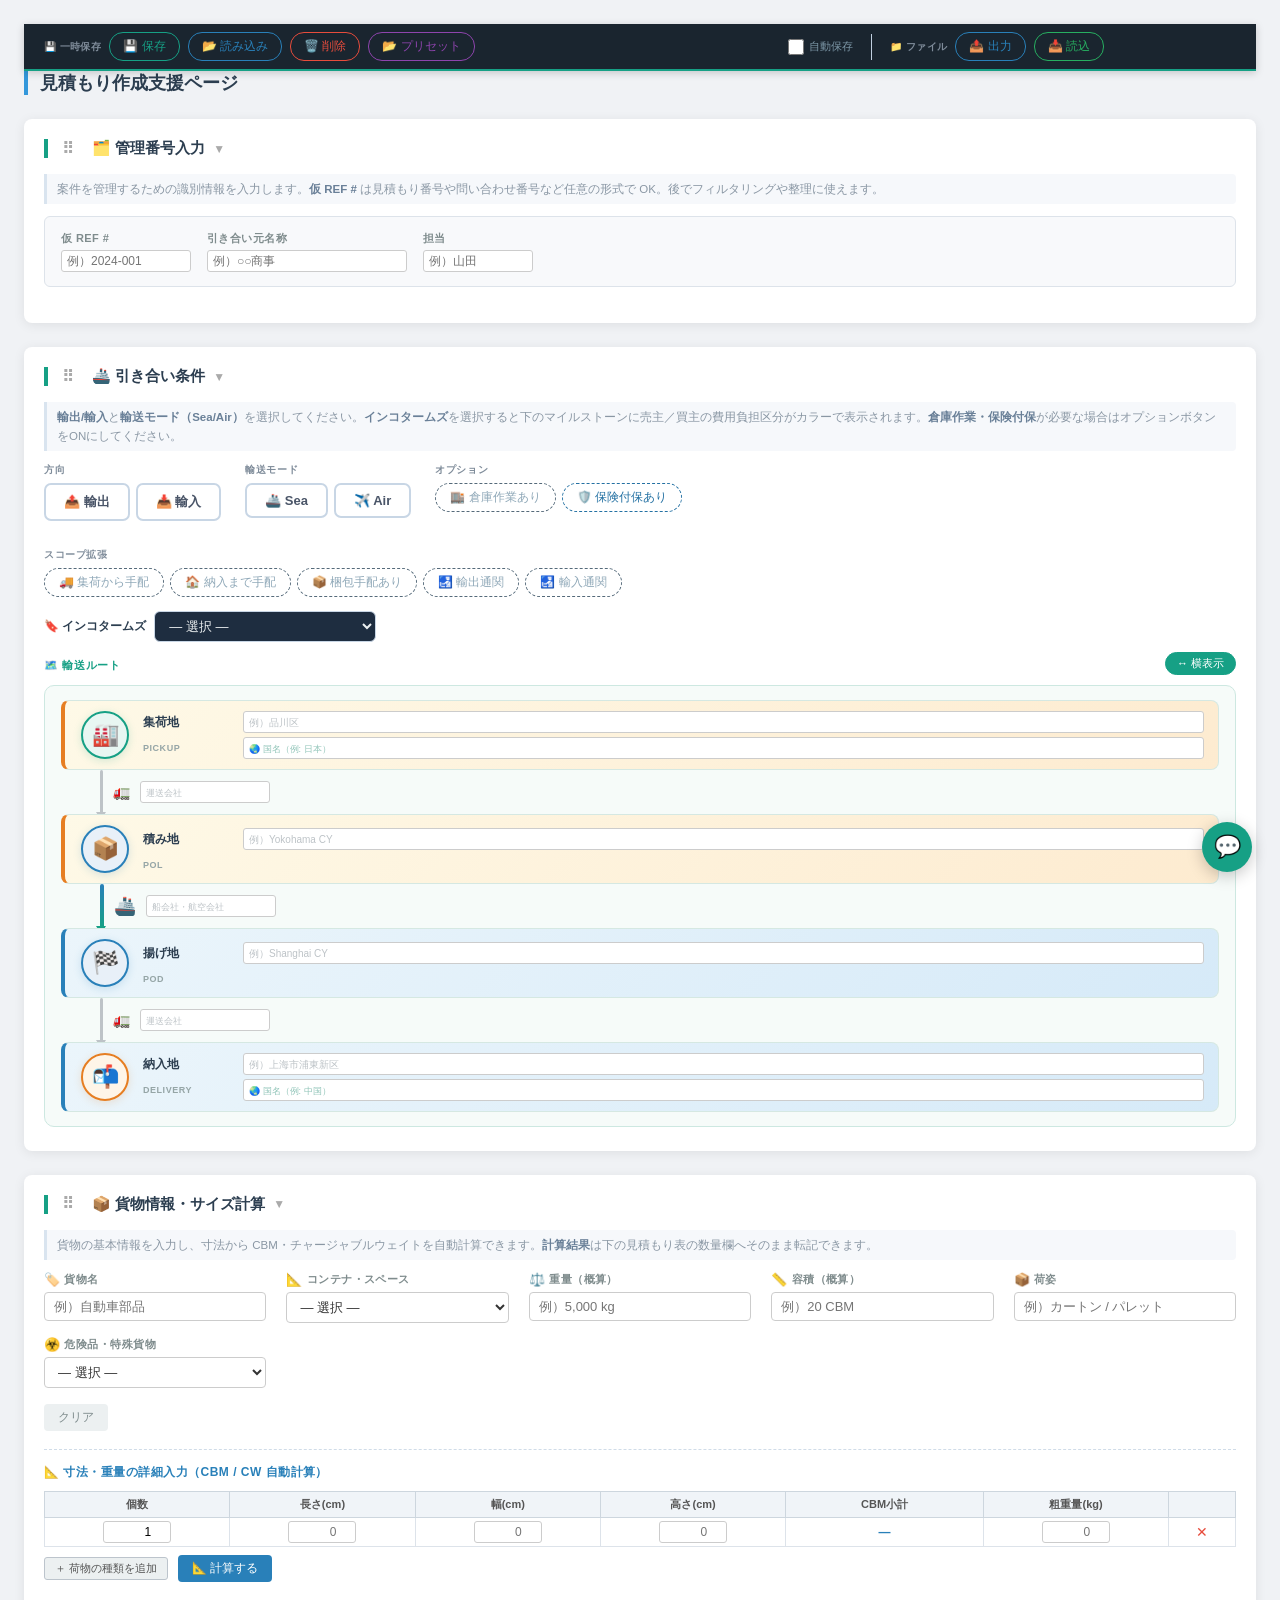
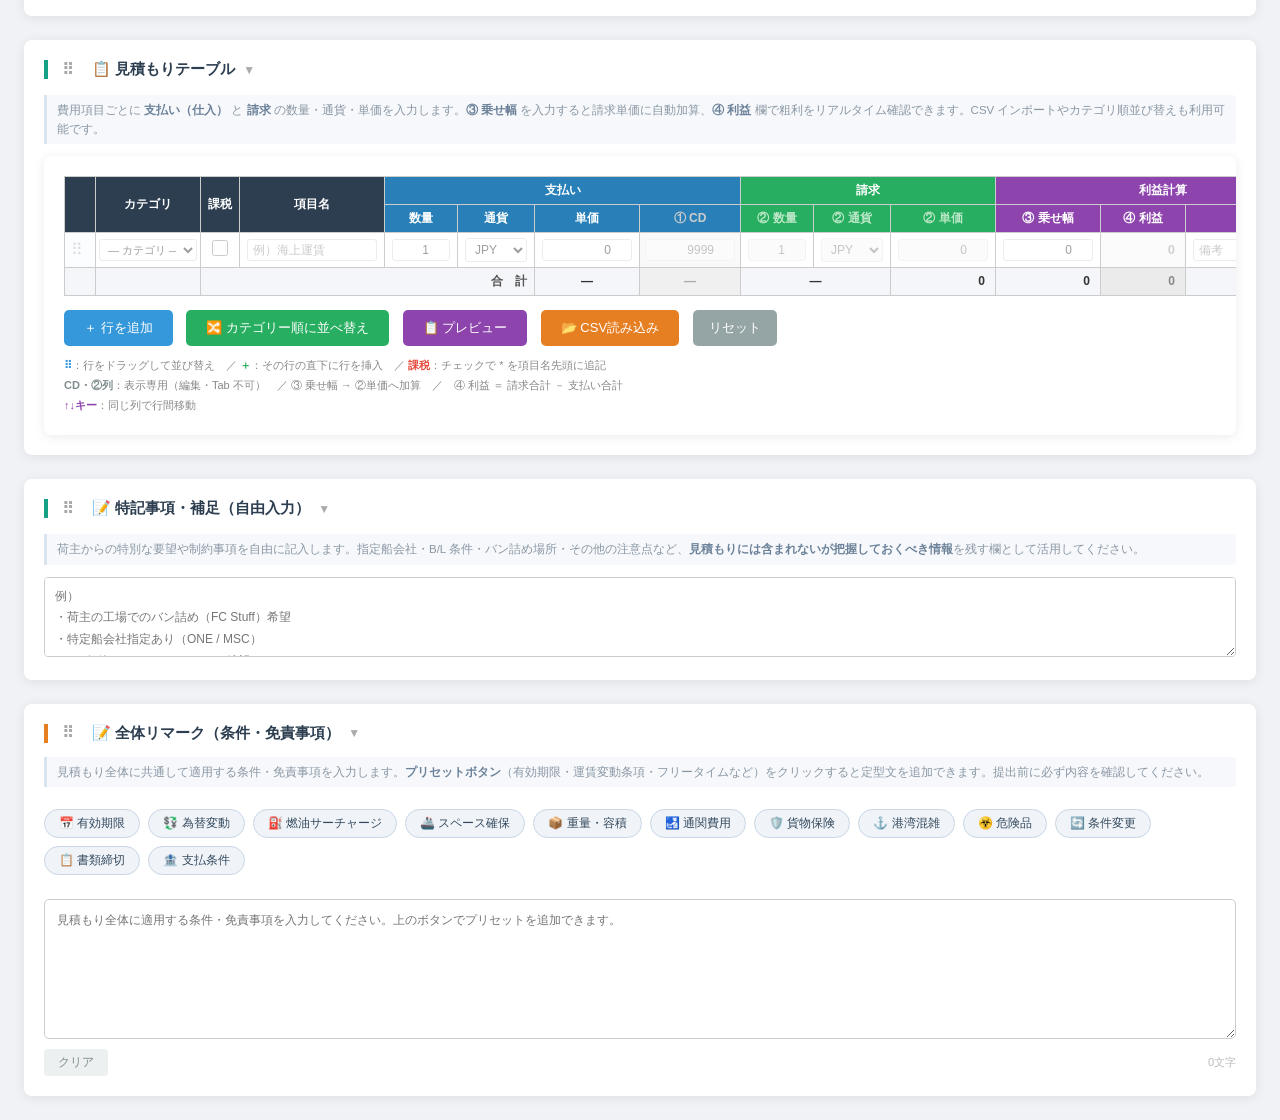
<file: index_bak_patch12.html>
<!DOCTYPE html>
<html lang="ja">
<head>
<meta charset="UTF-8">
<meta name="viewport" content="width=device-width, initial-scale=1.0">
<title>見積もり作成支援</title>
<style>
* { box-sizing: border-box; margin: 0; padding: 0; }

body {
  font-family: 'Helvetica Neue', Arial, 'Hiragino Kaku Gothic ProN', sans-serif;
  background: #f0f2f5;
  padding: 24px;
  color: #333;
  font-size: 13px;
}

h1 {
  font-size: 18px;
  margin-bottom: 16px;
  color: #2c3e50;
  border-left: 4px solid #3498db;
  padding-left: 12px;
}

.container {
  background: white;
  border-radius: 8px;
  padding: 20px;
  box-shadow: 0 2px 12px rgba(0,0,0,0.08);
  overflow-x: auto;
}

/* ========== 見積もりヘッダー ========== */
.quote-header {
  display: flex;
  gap: 16px;
  flex-wrap: wrap;
  align-items: flex-end;
  margin-bottom: 16px;
  padding: 14px 16px;
  background: #f8f9fb;
  border: 1px solid #dde3ea;
  border-radius: 6px;
}
.quote-field { display: flex; flex-direction: column; gap: 4px; }
.quote-field label {
  font-size: 11px; font-weight: 600; color: #7f8c8d;
  text-transform: uppercase; letter-spacing: 0.04em;
}
.quote-field input {
  border: 1px solid #ccc; border-radius: 4px;
  padding: 5px 9px; font-size: 13px; font-family: inherit;
  outline: none; transition: border-color 0.15s; background: #fff;
}
.quote-field input:focus { border-color: #3498db; }
#qf-ref      { width: 130px; }
#qf-customer { width: 200px; }
#qf-person   { width: 110px; }

/* ========== テーブル ========== */
table { border-collapse: collapse; width: 100%; min-width: 1300px; }
th, td {
  border: 1px solid #ccc;
  padding: 5px 7px;
  text-align: center;
  white-space: nowrap;
}

.hd-base   { background: #2c3e50; color: #fff; font-weight: 600; font-size: 12px; }
.hd-pay    { background: #2980b9; color: #fff; font-weight: 600; font-size: 12px; }
.hd-bill   { background: #27ae60; color: #fff; font-weight: 600; font-size: 12px; }
.hd-profit { background: #8e44ad; color: #fff; font-weight: 600; font-size: 12px; }

/* ドラッグハンドル */
.drag-handle {
  cursor: grab;
  color: #aaa;
  font-size: 16px;
  padding: 0 4px;
  user-select: none;
  line-height: 1;
}
.drag-handle:active { cursor: grabbing; }
td.handle-cell {
  width: 28px;
  background: #f8f9fb;
  padding: 3px 2px;
}

/* ドラッグ中の行スタイル */
tr.dragging {
  opacity: 0.4;
  background: #eaf4fb !important;
}
tr.drag-over-top td {
  border-top: 3px solid #3498db !important;
}
tr.drag-over-bottom td {
  border-bottom: 3px solid #3498db !important;
}

/* 課税 */
td.tax-cell { width: 44px; }
input[type="checkbox"] { width: 16px; height: 16px; cursor: pointer; accent-color: #e74c3c; }
tr.taxed td { background-color: rgba(231,76,60,0.06) !important; }
tr.taxed td.profit-pos { background-color: #fde8e8 !important; }

/* 入力共通 */
input[type="text"],
input[type="number"],
select {
  border: 1px solid #ccc; border-radius: 3px; padding: 3px 5px;
  font-size: 12px; font-family: inherit; background: #fff;
  outline: none; transition: border-color 0.15s;
}
input[type="text"]:focus,
input[type="number"]:focus,
select:focus { border-color: #3498db; }
input[type="number"] { text-align: right; }

.w-name  { width: 130px; }
.w-qty   { width: 58px; }
.w-cur   { width: 62px; }
.w-price { width: 90px; }
.w-mkup  { width: 90px; }
.w-note  { width: 130px; }
.w-cat   { width: 98px; font-size: 11px; padding: 3px 4px; }

/* 表示専用 */
.display-field {
  pointer-events: none !important;
  cursor: default !important;
  user-select: none !important;
  background: #f4f4f4 !important;
  border-color: #e0e0e0 !important;
  color: #666 !important;
}
select.display-field { color: #666 !important; }

/* CD セル */
td.cd-cell { background: #f0f0f0; padding: 3px 5px; min-width: 100px; }
td.cat-cell { padding: 2px 3px !important; width: 105px; }

td.profit-cell { font-weight: bold; text-align: right; padding-right: 10px; min-width: 85px; }
td.profit-pos  { background: #eafaf1; color: #1e8449; }
td.profit-neg  { background: #fdf2f2; color: #c0392b; }
td.profit-zero { background: #f5f5f5; color: #888; }

tfoot td { background: #f5f6fa; font-weight: bold; font-size: 12px; }
tfoot .profit-pos { background: #d5f5e3; }
tfoot .profit-neg { background: #fadbd8; }
tfoot .profit-zero{ background: #ebebeb; }

/* ========== カテゴリー色分け ========== */
tr.cat-domestic  td { background: #fff5ec !important; }
tr.cat-ocean     td { background: #e8f4fd !important; }
tr.cat-air       td { background: #eeeeff !important; }
tr.cat-overseas  td { background: #edfaf3 !important; }
tr.cat-surcharge td { background: #fafae6 !important; }
tr.cat-customs   td { background: #f5ecff !important; }
tr.cat-insurance td { background: #fff0f8 !important; }
tr.cat-other     td { background: #f0f0f0 !important; }

tr.cat-domestic  td.profit-pos { background: #ffd8b0 !important; }
tr.cat-ocean     td.profit-pos { background: #b3d9f7 !important; }
tr.cat-air       td.profit-pos { background: #c4c0ff !important; }
tr.cat-overseas  td.profit-pos { background: #b8f0d1 !important; }
tr.cat-surcharge td.profit-pos { background: #e8e8a0 !important; }
tr.cat-customs   td.profit-pos { background: #dbb8ff !important; }
tr.cat-insurance td.profit-pos { background: #ffb8e8 !important; }
tr.cat-other     td.profit-pos { background: #c8c8c8 !important; }

tr.cat-domestic:hover  td { background: #ffe5cc !important; }
tr.cat-ocean:hover     td { background: #cce5f8 !important; }
tr.cat-air:hover       td { background: #d8d5ff !important; }
tr.cat-overseas:hover  td { background: #d0f5e5 !important; }
tr.cat-surcharge:hover td { background: #f5f5c0 !important; }
tr.cat-customs:hover   td { background: #e5d0ff !important; }
tr.cat-insurance:hover td { background: #ffd0ef !important; }
tr.cat-other:hover     td { background: #e0e0e0 !important; }

/* ========== 未入力行グレーアウト ========== */
tr.row-unfilled td { opacity: 0.38; }
tr.row-unfilled:hover td { opacity: 0.65; }

/* 非カテゴリ行のホバー */
tbody tr:not([class*="cat-"]):hover td { background-color: rgba(52,152,219,0.04); }
tbody tr:not([class*="cat-"]):hover td.cd-cell { background-color: #e8e8e8; }
tbody tr:not([class*="cat-"]):hover td.handle-cell { background-color: #eef0f3; }
tbody tr:not([class*="cat-"]):hover td.profit-pos { background-color: #c8f0d8; }
tbody tr:not([class*="cat-"]):hover td.profit-neg { background-color: #f5cece; }

.btn-del {
  background: #e74c3c; color: white; border: none; border-radius: 3px;
  cursor: pointer; padding: 3px 9px; font-size: 11px; transition: background 0.15s;
}
.btn-del:hover { background: #c0392b; }
.btn-ins {
  background: #27ae60; color: white; border: none; border-radius: 3px;
  cursor: pointer; padding: 3px 9px; font-size: 11px;
  transition: background 0.15s; margin-left: 4px;
}
.btn-ins:hover { background: #1e8449; }
.btn-add {
  display: inline-block; margin-top: 14px;
  background: #3498db; color: white; border: none; border-radius: 5px;
  cursor: pointer; padding: 9px 20px; font-size: 13px;
  font-family: inherit; transition: background 0.15s;
}
.btn-add:hover { background: #2980b9; }
.btn-reset {
  display: inline-block; margin-top: 14px; margin-left: 10px;
  background: #95a5a6; color: white; border: none; border-radius: 5px;
  cursor: pointer; padding: 9px 16px; font-size: 13px;
  font-family: inherit; transition: background 0.15s;
}
.btn-reset:hover { background: #7f8c8d; }
.btn-preview {
  display: inline-block; margin-top: 14px; margin-left: 10px;
  background: #8e44ad; color: white; border: none; border-radius: 5px;
  cursor: pointer; padding: 9px 20px; font-size: 13px;
  font-family: inherit; transition: background 0.15s;
}
.btn-preview:hover { background: #7d3c98; }
.btn-csv-import {
  display: inline-block; margin-top: 14px; margin-left: 10px;
  background: #e67e22; color: white; border: none; border-radius: 5px;
  cursor: pointer; padding: 9px 20px; font-size: 13px;
  font-family: inherit; transition: background 0.15s;
}
.btn-csv-import:hover { background: #d35400; }
.btn-sort-cat {
  display: inline-block; margin-top: 14px; margin-left: 10px;
  background: #27ae60; color: white; border: none; border-radius: 5px;
  cursor: pointer; padding: 9px 20px; font-size: 13px;
  font-family: inherit; transition: background 0.15s;
}
.btn-sort-cat:hover { background: #1e8449; }

/* CSV読み込みエリア */
#csvDropZone {
  display: none;
  margin-top: 14px;
  border: 2px dashed #e67e22;
  border-radius: 6px;
  padding: 18px;
  text-align: center;
  color: #e67e22;
  font-size: 13px;
  background: #fff8f3;
  transition: background 0.2s;
  cursor: pointer;
}
#csvDropZone.active { background: #fde8d0; }
#csvDropZone p { margin-top: 6px; font-size: 11px; color: #aaa; }

#csvMsg {
  display: none;
  margin-top: 10px;
  padding: 8px 14px;
  border-radius: 5px;
  font-size: 12px;
  font-weight: 600;
}
#csvMsg.success { background: #eafaf1; color: #1e8449; display: block; }
#csvMsg.error   { background: #fdf2f2; color: #c0392b; display: block; }

/* ========== 引き合い条件 ========== */
.condition-section {
  margin-top: 24px;
  background: white;
  border-radius: 8px;
  padding: 20px;
  box-shadow: 0 2px 12px rgba(0,0,0,0.08);
}
.condition-section h2 {
  font-size: 15px;
  color: #2c3e50;
  border-left: 4px solid #16a085;
  padding-left: 10px;
  margin-bottom: 16px;
  cursor: pointer;
  user-select: none;
  display: flex;
  align-items: center;
  gap: 8px;
}
.condition-section h2 .toggle-icon { font-size: 12px; color: #aaa; }

.condition-grid {
  display: grid;
  grid-template-columns: repeat(auto-fill, minmax(220px, 1fr));
  gap: 14px 20px;
  margin-bottom: 16px;
}
.cond-field { display: flex; flex-direction: column; gap: 5px; }
.cond-field label {
  font-size: 11px; font-weight: 600; color: #7f8c8d;
  text-transform: uppercase; letter-spacing: 0.04em;
  display: flex; align-items: center; gap: 4px;
}
.cond-field label .cond-icon { font-size: 13px; }
.cond-field input,
.cond-field select,
.cond-field textarea {
  border: 1px solid #ccc; border-radius: 4px;
  padding: 6px 9px; font-size: 13px; font-family: inherit;
  outline: none; transition: border-color 0.15s; background: #fff;
  color: #333;
}
.cond-field input:focus,
.cond-field select:focus,
.cond-field textarea:focus { border-color: #16a085; }

.cond-divider {
  grid-column: 1 / -1;
  border: none;
  border-top: 1px dashed #e0e5ec;
  margin: 2px 0;
}
.cond-section-label {
  grid-column: 1 / -1;
  font-size: 11px;
  font-weight: 700;
  color: #16a085;
  text-transform: uppercase;
  letter-spacing: 0.06em;
  margin-bottom: -4px;
}

/* ===== 輸送ルート マイルストーン ===== */
.route-milestone-wrap {
  grid-column: 1 / -1;
  margin-bottom: 4px;
}
.route-milestone {
  display: flex;
  align-items: flex-start;
  padding: 18px 16px 16px;
  background: #f6fbf9;
  border: 1.5px solid #cde8e1;
  border-radius: 10px;
  overflow-x: auto;
  margin-top: 8px;
  gap: 0;
}
/* ノード（各拠点） */
.route-node {
  display: flex;
  flex-direction: column;
  align-items: center;
  gap: 6px;
  flex-shrink: 0;
  min-width: 108px;
}
.route-node-badge {
  width: 48px; height: 48px;
  border-radius: 50%;
  display: flex; align-items: center; justify-content: center;
  font-size: 22px;
  background: #e8f6f2;
  border: 2.5px solid #16a085;
  box-shadow: 0 2px 8px rgba(22,160,133,.18);
  flex-shrink: 0;
}
.rn-badge-port {
  background: #e8f0f8;
  border-color: #2980b9;
  box-shadow: 0 2px 8px rgba(41,128,185,.18);
}
.rn-badge-dest {
  background: #fef5e8;
  border-color: #e67e22;
  box-shadow: 0 2px 8px rgba(230,126,34,.18);
}
.route-node-name {
  font-size: 11px;
  font-weight: 700;
  color: #2c3e50;
  text-align: center;
  line-height: 1.2;
}
.route-node-sub {
  font-size: 9px;
  color: #95a5a6;
  letter-spacing: .06em;
  text-transform: uppercase;
  margin-top: -4px;
  font-weight: 600;
}
.route-input {
  width: 96px;
  border: 1px solid #c8d6d2;
  border-radius: 5px;
  padding: 5px 6px;
  font-size: 11px;
  font-family: inherit;
  text-align: center;
  outline: none;
  background: #fff;
  color: #2c3e50;
  transition: border-color .15s, box-shadow .15s;
}
.route-input:focus {
  border-color: #16a085;
  box-shadow: 0 0 0 2px rgba(22,160,133,.15);
}
.route-input::placeholder { color: #bdc3c7; font-size: 10px; }
/* コネクター（区間矢印） */
.route-connector {
  flex: 1;
  min-width: 28px;
  max-width: 70px;
  display: flex;
  flex-direction: column;
  align-items: center;
  padding-top: 22px;   /* バッジ中心に揃える */
  gap: 4px;
  flex-shrink: 1;
}
.route-conn-track {
  width: 100%;
  height: 3px;
  background: #bdc3c7;
  border-radius: 2px;
  position: relative;
}
.route-conn-track::after {
  content: '';
  position: absolute;
  right: -6px; top: -4px;
  border-top: 5.5px solid transparent;
  border-bottom: 5.5px solid transparent;
  border-left: 8px solid #bdc3c7;
}
.route-conn-icon {
  font-size: 13px;
  line-height: 1;
  margin-top: 2px;
}
/* 主要区間（港間：海上/航空）─ 太く色付け */
.route-conn-main .route-conn-track {
  height: 4px;
  background: linear-gradient(90deg, #2980b9 0%, #16a085 100%);
}
.route-conn-main .route-conn-track::after { border-left-color: #16a085; }
.route-conn-main .route-conn-icon { font-size: 18px; }
/* ─── ルートレイアウト切り替えボタン ─── */
.route-milestone-header {
  display: flex;
  align-items: center;
  justify-content: space-between;
  margin-bottom: 10px;
}
.route-layout-toggle {
  font-size: 11px;
  padding: 3px 11px;
  border: 1px solid #16a085;
  border-radius: 12px;
  background: transparent;
  color: #16a085;
  cursor: pointer;
  font-family: inherit;
  transition: all .15s;
  white-space: nowrap;
}
.route-layout-toggle:hover,
.route-layout-toggle.active {
  background: #16a085;
  color: #fff;
}

/* ─── 縦レイアウト ─── */
.route-milestone.vertical {
  flex-direction: column;
  align-items: stretch;
  overflow-x: visible;
  gap: 0;
  padding: 14px 16px;
}

/* 縦：ノードをグリッドカードに */
.route-milestone.vertical .route-node {
  display: grid;
  grid-template-columns: 52px 88px 1fr;
  grid-template-rows: auto auto;
  column-gap: 12px;
  row-gap: 3px;
  align-items: center;
  min-width: unset;
  background: #fff;
  border: 1px solid #d5e8e2;
  border-radius: 8px;
  padding: 10px 14px;
}
.route-milestone.vertical .route-node-badge {
  grid-column: 1;
  grid-row: 1 / 3;
  align-self: center;
  justify-self: center;
}
.route-milestone.vertical .route-node-name {
  grid-column: 2;
  grid-row: 1;
  text-align: left;
  font-size: 12px;
}
.route-milestone.vertical .route-node-sub {
  grid-column: 2;
  grid-row: 2;
  text-align: left;
  margin-top: 0;
}
/* 入力欄1つ目 */
.route-milestone.vertical .route-input:not(.route-input-country):not(.route-input-wh-type) {
  grid-column: 3;
  grid-row: 1;
  width: 100%;
  max-width: none;
  text-align: left;
}
/* 入力欄2つ目（国名・作業種別） */
.route-milestone.vertical .route-input-country,
.route-milestone.vertical .route-input-wh-type {
  grid-column: 3;
  grid-row: 2;
  width: 100%;
  max-width: none;
  text-align: left;
}

/* 縦：コネクターを縦線に */
.route-milestone.vertical .route-connector {
  flex-direction: row;
  align-items: center;
  padding: 0 0 0 39px;   /* バッジ中心に揃える: 16px(wrap padding)+14px(card padding)+24px(badge半径)−15px */
  min-width: unset;
  max-width: unset;
  flex: none;
  height: 44px;
  gap: 10px;
}
.route-milestone.vertical .route-conn-track {
  width: 3px;
  height: 100%;
  background: #bdc3c7;
  border-radius: 2px;
  position: relative;
  flex-shrink: 0;
}
/* 横レイアウトの右向き矢印を上書き → 下向きに */
.route-milestone.vertical .route-conn-track::after {
  border-top: 8px solid #bdc3c7;
  border-left: 5.5px solid transparent;
  border-right: 5.5px solid transparent;
  border-bottom: none;
  top: auto;
  bottom: -6px;
  right: auto;
  left: -4px;
}
.route-milestone.vertical .route-conn-icon {
  margin-top: 0;
  font-size: 14px;
}
.route-milestone.vertical .route-conn-carrier {
  margin-top: 0;
  max-width: 130px;
  text-align: left;
}
/* 縦：メイン区間（太め・グラデーション） */
.route-milestone.vertical .route-conn-main .route-conn-track {
  width: 4px;
  height: 100%;
  background: linear-gradient(180deg, #2980b9 0%, #16a085 100%);
}
.route-milestone.vertical .route-conn-main .route-conn-track::after {
  border-top-color: #16a085;
}
.route-milestone.vertical .route-conn-main .route-conn-icon { font-size: 18px; }

/* ─── インコタームズ責任ゾーン（縦レイアウト） ─── */
/* 売り手責任ノード */
.route-milestone.vertical .route-node.rn-seller {
  border-left: 4px solid #16a085;
  background: linear-gradient(to right, #e8f8f5 0%, #fff 30%);
}
/* 責任移転ポイント */
.route-milestone.vertical .route-node.rn-transfer {
  border-left: 4px solid #e67e22;
  background: linear-gradient(to right, #fef5e7 0%, #fff 30%);
  position: relative;
}
/* 買い手責任ノード */
.route-milestone.vertical .route-node.rn-buyer {
  border-left: 4px solid #2980b9;
  background: linear-gradient(to right, #ebf5fb 0%, #fff 30%);
}
/* 保険区間ノード（dottedアクセント） */
.route-milestone.vertical .route-node.rn-insured {
  outline: 2px dashed #2471a3;
  outline-offset: -2px;
}
/* 横レイアウト用責任ゾーン（上ボーダー） */
.route-milestone:not(.vertical) .route-node.rn-seller { border-top: 3px solid #16a085; }
.route-milestone:not(.vertical) .route-node.rn-transfer { border-top: 3px solid #e67e22; }
.route-milestone:not(.vertical) .route-node.rn-buyer   { border-top: 3px solid #2980b9; }
.route-milestone:not(.vertical) .route-node.rn-insured { outline: 2px dashed #2471a3; outline-offset: -2px; }

/* インコタームズ情報バー */
.incoterms-info-bar {
  display: none;
  gap: 6px;
  flex-wrap: wrap;
  align-items: center;
  background: #f8f9fb;
  border: 1px solid #d5e8e2;
  border-radius: 6px;
  padding: 7px 12px;
  margin-bottom: 8px;
  font-size: 11px;
}
.incoterms-info-bar.visible { display: flex; }
.inc-badge {
  display: inline-flex; align-items: center; gap: 4px;
  background: #1a5276; color: #fff; font-weight: 700;
  padding: 2px 10px; border-radius: 10px; font-size: 12px;
  letter-spacing: .04em;
}
.inc-zone-seller { color: #16a085; font-weight: 600; }
.inc-zone-buyer  { color: #2980b9; font-weight: 600; }
.inc-transfer    { color: #e67e22; font-weight: 600; }
.inc-insurance   { color: #2471a3; font-weight: 600; }
.inc-sep { color: #bdc3c7; }
.inc-legend { display: flex; gap: 8px; flex-wrap: wrap; margin-left: 4px; }
.inc-legend-item { display: flex; align-items: center; gap: 3px; font-size: 10px; color: #666; }
.inc-legend-item::before { content: ''; display: inline-block; width: 10px; height: 3px; border-radius: 2px; }
.inc-legend-item.seller::before { background: #16a085; }
.inc-legend-item.transfer::before { background: #e67e22; }
.inc-legend-item.buyer::before { background: #2980b9; }
.inc-legend-item.insured::before { border: 1.5px dashed #2471a3; height: 0; }

/* 保険区間表示バー */
.insurance-info-bar {
  display: none;
  align-items: center;
  gap: 8px;
  background: #eaf4fb;
  border: 1px dashed #2471a3;
  border-radius: 6px;
  padding: 6px 12px;
  margin-bottom: 8px;
  font-size: 11px;
  color: #1a5276;
}
.insurance-info-bar.visible { display: flex; }
.ins-label { font-weight: 700; }
.ins-range { color: #2980b9; font-weight: 600; }

/* 国名フィールド（起点・終点） */
.route-input-country {
  background: #f0f9f6;
  border-color: #a8d5c8;
  font-size: 10px;
  padding: 3px 6px;
  color: #2c7a6a;
}
.route-input-country:focus { border-color: #16a085; box-shadow: 0 0 0 2px rgba(22,160,133,.12); }
.route-input-country::placeholder { color: #90c4b8; font-size: 9px; }
/* 運送人フィールド（コネクター内） */
.route-conn-carrier {
  width: 100%;
  max-width: 80px;
  border: 1px solid #d0d7de;
  border-radius: 4px;
  padding: 3px 5px;
  font-size: 10px;
  font-family: inherit;
  text-align: center;
  outline: none;
  background: #fff;
  color: #2c3e50;
  margin-top: 3px;
  transition: border-color .15s;
}
.route-conn-carrier:focus { border-color: #16a085; box-shadow: 0 0 0 2px rgba(22,160,133,.12); }
.route-conn-carrier::placeholder { color: #bdc3c7; font-size: 8.5px; }
/* 倉庫ノードバッジ */
.rn-badge-wh {
  background: #fef9e7;
  border-color: #f39c12;
  box-shadow: 0 2px 8px rgba(243,156,18,.18);
}
/* 倉庫作業種別セレクト */
.route-input-wh-type {
  width: 96px;
  border: 1px solid #f5cba7;
  border-radius: 5px;
  padding: 4px 5px;
  font-size: 10px;
  font-family: inherit;
  outline: none;
  background: #fff;
  color: #2c3e50;
  text-align: center;
  cursor: pointer;
}
.route-input-wh-type:focus { border-color: #f39c12; box-shadow: 0 0 0 2px rgba(243,156,18,.15); }

/* ===== 作業範囲セレクター ===== */
.scope-selector-wrap {
  background: linear-gradient(135deg, #1a252f 0%, #2c3e50 100%);
  border-radius: 8px;
  padding: 14px 18px 12px;
  margin-bottom: 18px;
}
.scope-selector-title {
  font-size: 10px;
  font-weight: 700;
  color: #7f8c8d;
  text-transform: uppercase;
  letter-spacing: .08em;
  margin-bottom: 9px;
}
/* ---- 引き合い条件 最上位バー ---- */
.cond-primary-bar {
  display: flex;
  flex-wrap: wrap;
  gap: 16px 24px;
  align-items: flex-start;
  margin-bottom: 14px;
}
.cond-prim-group {
  display: flex;
  flex-direction: column;
  gap: 6px;
}
.cond-prim-label {
  font-size: 10px;
  font-weight: 700;
  color: #7f8c9a;
  letter-spacing: .06em;
  text-transform: uppercase;
}
.cond-prim-btns {
  display: flex;
  gap: 6px;
  flex-wrap: wrap;
}
.cond-prim-btn {
  padding: 8px 18px;
  border-radius: 7px;
  border: 2px solid #c8d6e5;
  background: #fff;
  color: #4a5568;
  font-size: 13px;
  font-weight: 600;
  cursor: pointer;
  font-family: inherit;
  transition: border-color .15s, background .15s, color .15s;
  white-space: nowrap;
}
.cond-prim-btn:hover {
  border-color: #16a085;
  color: #16a085;
}
.cond-prim-btn.active {
  border-color: #16a085;
  background: #16a085;
  color: #fff;
}
/* ---- スコープ拡張オプション ---- */
/* opt-hidden: 非表示（梱包ノードなど） */
.opt-hidden { display: none !important; }
/* opt-extended: 通常スコープ外のオプション表示（点線枠） */
.route-node.rn-opt-extended {
  border-style: dashed !important;
  opacity: 0.85;
}
.route-node.rn-opt-extended::after {
  content: 'オプション';
  display: block;
  font-size: 9px;
  color: #e67e22;
  font-weight: 700;
  margin-top: 3px;
  letter-spacing: .04em;
}
/* 梱包ノードのバッジ色 */
.rn-badge-pack {
  background: #f39c12 !important;
  color: #fff !important;
}
/* ---- マイルストーン ゾーン背景色 ---- */
.route-node { position: relative; }

/* 輸出地ノード（アンバー系） */
.rn-zone-origin {
  background: linear-gradient(135deg, #fef9e7 0%, #fdebd0 100%) !important;
  border-left: 4px solid #e67e22 !important;
}
/* 輸入地ノード（ブルー系） */
.rn-zone-dest {
  background: linear-gradient(135deg, #ebf5fb 0%, #d6eaf8 100%) !important;
  border-left: 4px solid #2980b9 !important;
}

/* ノード非表示（✕）ボタン */
.node-hide-btn {
  position: absolute;
  top: 5px;
  right: 6px;
  background: none;
  border: 1px solid transparent;
  color: #ccc;
  font-size: 11px;
  line-height: 1;
  cursor: pointer;
  padding: 2px 5px;
  border-radius: 4px;
  font-family: inherit;
  transition: background .12s, color .12s, border-color .12s;
  z-index: 1;
}
.node-hide-btn:hover {
  background: #fdecea;
  border-color: #e74c3c;
  color: #e74c3c;
}

/* 通関ノードのバッジ色 */
.rn-badge-customs {
  background: #8e44ad !important;
  color: #fff !important;
}

/* FCL/LCL サブボタン */
.cond-sub-btns {
  display: flex;
  gap: 4px;
}
.cond-sub-btn {
  padding: 4px 12px;
  border-radius: 5px;
  border: 1.5px solid #c8d6e5;
  background: #fff;
  color: #7f8c9a;
  font-size: 11px;
  font-weight: 600;
  cursor: pointer;
  font-family: inherit;
  transition: border-color .15s, background .15s, color .15s;
}
.cond-sub-btn.active {
  border-color: #2471a3;
  background: #2471a3;
  color: #fff;
}
/* インコタームズ行 */
.cond-inco-bar {
  display: flex;
  align-items: center;
  flex-wrap: wrap;
  gap: 8px;
  margin-bottom: 10px;
}
.cond-inco-label {
  font-size: 12px;
  font-weight: 600;
  color: #2c3e50;
  white-space: nowrap;
}
.cond-inco-bar select {
  padding: 6px 10px;
  border: 1.5px solid #c8d6e5;
  border-radius: 6px;
  font-size: 13px;
  font-family: inherit;
  background: #1e2d40;
  color: #ecf0f1;
  cursor: pointer;
  outline: none;
}
.cond-inco-bar select:focus { border-color: #16a085; }
.cond-inco-bar select option { background: #2c3e50; color: #ecf0f1; }
.cond-inco-bar select optgroup { background: #1a252f; color: #7f8c9a; font-style: normal; }

.scope-btns {
  display: flex;
  flex-wrap: wrap;
  gap: 7px;
}
.scope-btn {
  padding: 6px 15px;
  border: 1.5px solid #4a6278;
  border-radius: 20px;
  background: transparent;
  color: #95a5a6;
  font-size: 12px;
  font-family: inherit;
  cursor: pointer;
  transition: all .15s;
  white-space: nowrap;
  line-height: 1.4;
}
.scope-btn:hover {
  border-color: #16a085;
  color: #16a085;
  background: rgba(22,160,133,.1);
}
.scope-btn.active {
  border-color: #16a085;
  background: #16a085;
  color: #fff;
  font-weight: 700;
}
.scope-hint {
  font-size: 11px;
  color: #7f8c8d;
  margin: 8px 0 0;
  min-height: 14px;
  line-height: 1.5;
}
/* 倉庫オプショントグル */
.wh-toggle-wrap {
  display: flex;
  align-items: center;
  flex-wrap: wrap;
  gap: 10px;
  margin-top: 10px;
  padding-top: 10px;
  border-top: 1px solid rgba(255,255,255,.07);
}
/* インコタームズ・輸送モード（作業範囲セクション内横並び） */
.scope-inline-fields {
  display: flex;
  gap: 12px;
  flex-wrap: wrap;
  margin-top: 10px;
  padding-top: 10px;
  border-top: 1px solid rgba(255,255,255,.07);
}
.scope-inline-field {
  display: flex;
  flex-direction: column;
  gap: 5px;
  flex: 1;
  min-width: 160px;
}
.scope-inline-field label {
  font-size: 10px;
  font-weight: 700;
  color: #7f9aaa;
  letter-spacing: .04em;
}
.scope-inline-field select {
  background: rgba(255,255,255,.07);
  border: 1px solid rgba(255,255,255,.15);
  border-radius: 6px;
  color: #d0dde5;
  font-size: 12px;
  font-family: inherit;
  padding: 6px 10px;
  outline: none;
  cursor: pointer;
  transition: border-color .15s;
}
.scope-inline-field select:focus { border-color: #16a085; }
.scope-inline-field select option { background: #2c3e50; color: #ecf0f1; }
.scope-inline-field select optgroup { background: #1a252f; color: #7f8c8d; font-style: normal; }
.wh-toggle-label {
  font-size: 9px;
  font-weight: 700;
  color: #5d7180;
  text-transform: uppercase;
  letter-spacing: .08em;
  white-space: nowrap;
}
.wh-toggle-btn {
  padding: 5px 14px;
  border: 1.5px dashed #556a7a;
  border-radius: 20px;
  background: transparent;
  color: #8fa8b8;
  font-size: 12px;
  font-family: inherit;
  cursor: pointer;
  transition: all .15s;
  white-space: nowrap;
  line-height: 1.4;
}
.wh-toggle-btn:hover {
  border-color: #f39c12;
  color: #f39c12;
  border-style: solid;
  background: rgba(243,156,18,.06);
}
.wh-toggle-btn.active {
  border-color: #f39c12;
  border-style: solid;
  background: rgba(243,156,18,.15);
  color: #f39c12;
  font-weight: 700;
}
.wh-toggle-desc {
  font-size: 10px;
  color: #f39c12;
  font-style: italic;
  min-height: 14px;
}
/* フィールド非表示（スコープ外） */
.scope-hidden {
  display: none !important;
}

.cond-free { margin-top: 6px; }
.cond-free label {
  font-size: 11px; font-weight: 600; color: #7f8c8d;
  text-transform: uppercase; letter-spacing: 0.04em;
  display: block; margin-bottom: 6px;
}
#condFreeText {
  width: 100%; min-height: 80px;
  border: 1px solid #ccc; border-radius: 4px;
  padding: 8px 10px; font-size: 12px; font-family: inherit;
  line-height: 1.8; resize: vertical; outline: none;
  transition: border-color 0.15s;
}
#condFreeText:focus { border-color: #16a085; }

.cond-actions { display: flex; gap: 8px; margin-top: 12px; }
.btn-cond-clear {
  background: #ecf0f1; color: #7f8c8d; border: none; border-radius: 4px;
  padding: 5px 14px; font-size: 12px; cursor: pointer; font-family: inherit;
  transition: background 0.15s;
}
.btn-cond-clear:hover { background: #bdc3c7; color: #2c3e50; }

/* ========== サイズ計算 ========== */
.calc-wrapper {
  grid-column: 1 / -1;
  margin-top: 4px;
  overflow-x: auto;          /* はみ出しを横スクロールで対応 */
  -webkit-overflow-scrolling: touch;
}
.calc-mini-table {
  border-collapse: collapse;
  font-size: 12px;
  width: 100%;
  min-width: 480px;          /* 最低幅を確保してレイアウト崩れを防ぐ */
}
.calc-mini-table th {
  background: #f0f4f8;
  border: 1px solid #cdd6de;
  padding: 5px 6px;
  font-size: 11px;
  font-weight: 600;
  color: #555;
  text-align: center;
  white-space: nowrap;
}
.calc-mini-table td {
  border: 1px solid #dde3ea;
  padding: 3px 3px;
  text-align: center;
}
.calc-mini-table input[type="number"] {
  width: 68px;
  text-align: right;
  padding: 3px 4px;
  border: 1px solid #ccc;
  border-radius: 3px;
  font-size: 12px;
  font-family: inherit;
  outline: none;
}
.calc-mini-table input[type="number"]:focus { border-color: #3498db; }
.cbm-result {
  color: #2980b9;
  font-weight: 700;
  text-align: right;
  padding-right: 8px;
  min-width: 80px;
  font-size: 12px;
}
.btn-calc-add {
  margin-top: 6px;
  background: #ecf0f1;
  color: #555;
  border: 1px solid #bcc4cc;
  border-radius: 3px;
  padding: 3px 10px;
  font-size: 11px;
  cursor: pointer;
  font-family: inherit;
  transition: background 0.15s;
}
.btn-calc-add:hover { background: #d5dde5; }
.btn-calc-row-del {
  background: none;
  border: none;
  color: #e74c3c;
  cursor: pointer;
  font-size: 14px;
  padding: 0 4px;
  line-height: 1;
}
.btn-calc-run {
  display: inline-block;
  margin-top: 8px;
  margin-left: 6px;
  background: #2980b9;
  color: white;
  border: none;
  border-radius: 4px;
  padding: 5px 14px;
  font-size: 12px;
  cursor: pointer;
  font-family: inherit;
  transition: background 0.15s;
}
.btn-calc-run:hover { background: #1a6fa8; }
.calc-results-panel {
  display: none;
  margin-top: 10px;
  padding: 10px 16px;
  background: #f0f8ff;
  border: 1px solid #b8d8f8;
  border-radius: 6px;
}
.calc-results-grid {
  display: flex;
  flex-wrap: wrap;
  gap: 12px 28px;
  margin-bottom: 6px;
}
.calc-result-item { display: flex; flex-direction: column; gap: 2px; }
.calc-r-lbl {
  font-size: 10px;
  font-weight: 700;
  color: #7f8c8d;
  text-transform: uppercase;
  letter-spacing: 0.06em;
}
.calc-r-val {
  font-size: 15px;
  font-weight: 700;
  color: #2c3e50;
}
.calc-r-val.hl-blue   { color: #2980b9; }
.calc-r-val.hl-green  { color: #27ae60; }
.calc-r-val.hl-orange { color: #e67e22; }

.calc-divider-line {
  border: none;
  border-top: 1px dashed #b8d8f8;
  margin: 8px 0;
}
.calc-reflect-title {
  font-size: 11px;
  font-weight: 700;
  color: #2980b9;
  margin-bottom: 8px;
  text-transform: uppercase;
  letter-spacing: 0.06em;
}
.calc-reflect-row {
  display: flex;
  align-items: center;
  gap: 8px;
  margin-bottom: 6px;
  flex-wrap: wrap;
}
.calc-reflect-lbl {
  min-width: 160px;
  font-size: 12px;
  font-weight: 600;
  color: #34495e;
}
.calc-row-select {
  border: 1px solid #ccc;
  border-radius: 3px;
  padding: 3px 7px;
  font-size: 12px;
  font-family: inherit;
  outline: none;
  max-width: 200px;
}
.calc-row-select:focus { border-color: #2980b9; }
.btn-do-reflect {
  background: #e67e22;
  color: white;
  border: none;
  border-radius: 3px;
  padding: 3px 10px;
  font-size: 11px;
  cursor: pointer;
  font-family: inherit;
  transition: background 0.15s;
}
.btn-do-reflect:hover { background: #d35400; }

/* プレビュー内：引き合い条件 */
#pvCondBox {
  margin-bottom: 14px;
  padding: 12px 16px;
  background: #f0faf8;
  border: 1px solid #a8d8ce;
  border-radius: 5px;
  font-size: 12px;
}
#pvCondBox strong {
  display: block;
  font-size: 12px;
  color: #0e6655;
  margin-bottom: 8px;
  padding-bottom: 4px;
  border-bottom: 1px solid #a8d8ce;
}
.pv-cond-grid {
  display: grid;
  grid-template-columns: repeat(auto-fill, minmax(200px, 1fr));
  gap: 6px 16px;
}
.pv-cond-item { display: flex; gap: 6px; font-size: 12px; }
.pv-cond-lbl { color: #7f8c8d; font-weight: 600; white-space: nowrap; }
.pv-cond-val { color: #2c3e50; }
.pv-cond-free {
  margin-top: 8px; padding-top: 8px;
  border-top: 1px dashed #a8d8ce;
  font-size: 12px; color: #2c3e50;
  white-space: pre-wrap; line-height: 1.7;
}

/* ========== リマーク欄 ========== */
.remark-section {
  margin-top: 24px;
  background: white;
  border-radius: 8px;
  padding: 20px;
  box-shadow: 0 2px 12px rgba(0,0,0,0.08);
}
.remark-section h2 {
  font-size: 15px;
  color: #2c3e50;
  border-left: 4px solid #e67e22;
  padding-left: 10px;
  margin-bottom: 14px;
  cursor: pointer;
  user-select: none;
  display: flex;
  align-items: center;
  gap: 8px;
}
.remark-section h2 .toggle-icon { font-size: 12px; color: #aaa; }

.remark-presets {
  display: flex;
  flex-wrap: wrap;
  gap: 8px;
  margin-bottom: 14px;
}
.preset-btn {
  background: #f0f4f8;
  border: 1px solid #c8d6e5;
  border-radius: 20px;
  padding: 5px 14px;
  font-size: 12px;
  cursor: pointer;
  color: #34495e;
  transition: all 0.15s;
  font-family: inherit;
}
.preset-btn:hover  { background: #dce8f5; border-color: #3498db; color: #2980b9; }
.preset-btn.active { background: #d6eaf8; border-color: #3498db; color: #1a5276; font-weight: 600; }

.remark-body { display: flex; flex-direction: column; gap: 10px; }
#remarkTextarea {
  width: 100%;
  min-height: 140px;
  border: 1px solid #ccc;
  border-radius: 5px;
  padding: 10px 12px;
  font-size: 12px;
  font-family: inherit;
  line-height: 1.8;
  resize: vertical;
  outline: none;
  transition: border-color 0.15s;
  color: #333;
}
#remarkTextarea:focus { border-color: #e67e22; }
.remark-actions { display: flex; gap: 8px; flex-wrap: wrap; align-items: center; }
.btn-remark-clear {
  background: #ecf0f1; color: #7f8c8d; border: none; border-radius: 4px;
  padding: 5px 14px; font-size: 12px; cursor: pointer; font-family: inherit;
  transition: background 0.15s;
}
.btn-remark-clear:hover { background: #bdc3c7; color: #2c3e50; }
.remark-char { font-size: 11px; color: #bbb; margin-left: auto; }

#pvRemarkBox {
  margin-top: 16px;
  padding: 12px 14px;
  background: #fffdf5;
  border: 1px solid #f0d9a0;
  border-radius: 5px;
  font-size: 12px;
  line-height: 1.9;
  color: #5d4e00;
  white-space: pre-wrap;
}
#pvRemarkBox strong {
  display: block;
  margin-bottom: 6px;
  font-size: 12px;
  color: #7d5a00;
  border-bottom: 1px solid #f0d9a0;
  padding-bottom: 4px;
}

.tip { font-size: 11px; color: #888; margin-top: 10px; line-height: 1.8; }
.tip b { color: #27ae60; }
.tip b.red { color: #e74c3c; }
.tip b.gray { color: #7f8c8d; }
.tip b.blue { color: #3498db; }
.tip b.purple { color: #8e44ad; }

/* ========== プレビューモーダル ========== */
#previewOverlay {
  display: none; position: fixed; inset: 0;
  background: rgba(0,0,0,0.55); z-index: 1000;
  justify-content: center; align-items: flex-start;
  padding: 30px 20px; overflow-y: auto;
}
#previewOverlay.open { display: flex; }
#previewBox {
  background: #fff; border-radius: 8px;
  box-shadow: 0 8px 40px rgba(0,0,0,0.25);
  padding: 28px 30px 24px; width: 100%; max-width: 1040px;
}
#previewBox h2 {
  font-size: 16px; color: #2c3e50; margin-bottom: 16px;
  border-left: 4px solid #8e44ad; padding-left: 10px;
}
.pv-meta {
  display: flex; gap: 24px; flex-wrap: wrap; font-size: 12px;
  margin-bottom: 14px; padding: 10px 14px;
  background: #f8f9fb; border-radius: 5px; border: 1px solid #e0e5ec;
}
.pv-meta-item { display: flex; gap: 6px; align-items: center; }
.pv-meta-item .lbl { color: #888; font-weight: 600; }
.pv-meta-item .val { color: #2c3e50; font-weight: 500; }

#previewTableWrap { overflow-x: auto; }
#previewTable {
  border-collapse: collapse; width: 100%; min-width: 880px;
  font-size: 12px; user-select: text;
}
#previewTable th {
  background: #2c3e50; color: #fff; border: 1px solid #aaa;
  padding: 6px 10px; font-weight: 600;
}
#previewTable th.ph-pay    { background: #2980b9; }
#previewTable th.ph-bill   { background: #27ae60; }
#previewTable th.ph-profit { background: #8e44ad; }
#previewTable td { border: 1px solid #ccc; padding: 5px 10px; text-align: center; }
#previewTable td.pv-name { text-align: left; min-width: 120px; }
#previewTable td.pv-num  { text-align: right; }
#previewTable td.pv-cd   { text-align: right; background: #f0f0f0; color: #666; }
#previewTable td.pv-pr   { text-align: right; font-weight: bold; }
#previewTable td.pv-pos  { background: #eafaf1; color: #1e8449; }
#previewTable td.pv-neg  { background: #fdf2f2; color: #c0392b; }
#previewTable td.pv-zero { background: #f5f5f5; color: #888; }
#previewTable tr.pv-total td { background: #f5f6fa; font-weight: bold; }
#previewTable tr.pv-total td.pv-pos { background: #d5f5e3; }
#previewTable tr.pv-total td.pv-neg { background: #fadbd8; }
#previewTable td.pv-taxed { color: #e74c3c; }

.pv-btns { display: flex; gap: 10px; margin-top: 18px; flex-wrap: wrap; align-items: center; }
.pv-btn-copy {
  background: #27ae60; color: white; border: none; border-radius: 5px;
  cursor: pointer; padding: 8px 18px; font-size: 13px; font-family: inherit;
  transition: background 0.15s;
}
.pv-btn-copy:hover { background: #1e8449; }
.pv-btn-csv {
  background: #2980b9; color: white; border: none; border-radius: 5px;
  cursor: pointer; padding: 8px 18px; font-size: 13px; font-family: inherit;
  transition: background 0.15s;
}
.pv-btn-csv:hover { background: #1a6fa8; }
.pv-btn-close {
  background: #95a5a6; color: white; border: none; border-radius: 5px;
  cursor: pointer; padding: 8px 18px; font-size: 13px; font-family: inherit;
  transition: background 0.15s;
}
.pv-btn-close:hover { background: #7f8c8d; }
.pv-copy-msg { font-size: 12px; color: #27ae60; opacity: 0; transition: opacity 0.4s; }
.pv-copy-msg.show { opacity: 1; }
.pv-hint { font-size: 11px; color: #999; margin-top: 10px; }

/* ========== 保存ツールバー ========== */
.save-toolbar {
  display: flex;
  align-items: center;
  gap: 8px;
  flex-wrap: wrap;
  background: #1a252f;
  padding: 8px 20px;
  position: sticky;
  top: 0;
  z-index: 200;
  border-bottom: 2px solid #16a085;
  box-shadow: 0 2px 8px rgba(0,0,0,.18);
}
.save-toolbar-title {
  font-size: 11px;
  font-weight: 700;
  color: #7f9aaa;
  letter-spacing: .06em;
  margin-right: 4px;
}
.save-btn {
  padding: 5px 13px;
  border: 1.5px solid;
  border-radius: 14px;
  font-size: 12px;
  font-family: inherit;
  cursor: pointer;
  background: transparent;
  transition: all .15s;
  white-space: nowrap;
}
.save-btn-save      { border-color:#16a085; color:#16a085; }
.save-btn-save:hover{ background:#16a085; color:#fff; }
.save-btn-load      { border-color:#2980b9; color:#2980b9; }
.save-btn-load:hover{ background:#2980b9; color:#fff; }
.save-btn-clear-save{ border-color:#e74c3c; color:#e74c3c; }
.save-btn-clear-save:hover{ background:#e74c3c; color:#fff; }
.save-btn-export { border-color:#2980b9; color:#2980b9; }
.save-btn-export:hover{ background:#2980b9; color:#fff; }
.save-btn-import { border-color:#27ae60; color:#27ae60; }
.save-btn-import:hover{ background:#27ae60; color:#fff; }
/* ---- toolbar 2-section layout ---- */
.save-toolbar-sep {
  width: 1px; height: 26px;
  background: #c0cfe0;
  margin: 0 10px;
  align-self: center;
  flex-shrink: 0;
}
.save-toolbar-label {
  font-size: 10px; font-weight: 700;
  color: #7f8c9a;
  letter-spacing: .04em;
  white-space: nowrap;
}
/* ---- inco-hidden / mode-hidden: 連動非表示 ---- */
.inco-hidden,
[data-inco-hidden="1"] { display: none !important; }
.mode-hidden,
[data-mode-hidden="1"] { display: none !important; }
/* ---- 非表示バッジ（フィールドの代わりに表示） ---- */
.hidden-badge {
  display: inline-flex; align-items: center; gap: 4px;
  font-size: 10px; color: #a0aab4;
  padding: 2px 6px; border-radius: 4px;
  background: #f0f4f8;
  border: 1px dashed #c8d6e5;
  white-space: nowrap;
}
.save-status {
  font-size: 11px;
  color: #16a085;
  margin-left: 4px;
  min-width: 120px;
  opacity: 0;
  transition: opacity .4s;
}
.save-status.show { opacity: 1; }
.autosave-label {
  font-size: 11px;
  color: #7f9aaa;
  display: flex;
  align-items: center;
  gap: 5px;
  cursor: pointer;
  margin-left: auto;
}
.autosave-label input { cursor: pointer; }

/* ========== ドラッグ並び替え ========== */
.drag-handle {
  color: #aaa;
  font-size: 16px;
  cursor: grab;
  margin-right: 6px;
  user-select: none;
  padding: 0 4px;
  transition: color .15s;
}
.drag-handle:hover { color: #16a085; }
.drag-handle:active { cursor: grabbing; }
.section-dragging {
  opacity: .45;
  outline: 2px dashed #16a085;
}
.section-drag-over {
  outline: 2px solid #16a085;
  background: rgba(22,160,133,.04);
}

/* ========== フィードバックFAB & モーダル ========== */
.fb-fab {
  position: fixed;
  bottom: 28px;
  right: 28px;
  width: 50px;
  height: 50px;
  border-radius: 50%;
  background: #16a085;
  color: #fff;
  font-size: 22px;
  border: none;
  cursor: pointer;
  box-shadow: 0 4px 16px rgba(0,0,0,.22);
  z-index: 1000;
  transition: background .15s, transform .1s;
  line-height: 50px;
  text-align: center;
}
.fb-fab:hover { background: #1abc9c; transform: scale(1.08); }
#fbOverlay {
  position: fixed;
  inset: 0;
  background: rgba(0,0,0,.5);
  z-index: 3000;
  display: flex;
  align-items: center;
  justify-content: center;
}
#fbBox {
  background: #fff;
  border-radius: 12px;
  padding: 28px 30px 22px;
  width: min(480px, 92vw);
  box-shadow: 0 8px 32px rgba(0,0,0,.22);
}
#fbBox h3 { font-size: 16px; color: #2c3e50; margin-bottom: 6px; }
.fb-desc { font-size: 12px; color: #7f8c8d; margin-bottom: 16px; line-height: 1.6; }
.fb-field { display: flex; flex-direction: column; gap: 5px; margin-bottom: 12px; }
.fb-field label { font-size: 11px; font-weight: 700; color: #7f8c8d; text-transform: uppercase; }
.fb-field input, .fb-field textarea {
  border: 1px solid #d5dde3;
  border-radius: 6px;
  padding: 8px 10px;
  font-size: 13px;
  font-family: inherit;
  outline: none;
  resize: vertical;
}
.fb-field input:focus, .fb-field textarea:focus { border-color: #16a085; box-shadow: 0 0 0 2px rgba(22,160,133,.12); }
.fb-btns { display: flex; gap: 10px; justify-content: flex-end; margin-top: 16px; }
.fb-btn-send  { background:#16a085; color:#fff; border:none; border-radius:6px; padding:8px 20px; font-size:13px; font-family:inherit; cursor:pointer; transition:background .15s; }
.fb-btn-send:hover { background:#1abc9c; }
.fb-btn-close { background:#ecf0f1; color:#555; border:none; border-radius:6px; padding:8px 16px; font-size:13px; font-family:inherit; cursor:pointer; }
.fb-btn-close:hover { background:#bdc3c7; }

/* セクション説明 */
.section-desc {
  font-size: 11.5px;
  color: #8a97a4;
  line-height: 1.6;
  margin: 0 0 12px 0;
  padding: 6px 10px;
  border-left: 3px solid #d9e4ef;
  background: #f6f8fb;
  border-radius: 0 4px 4px 0;
}
.section-desc b { color: #6a8098; font-weight: 600; }

/* 反映フラッシュ */
@keyframes flash-green {
  0%   { background-color: #b8f0d1 !important; }
  100% { background-color: inherit; }
}
.flash-reflect { animation: flash-green 0.9s ease-out; }

/* ========== トースト通知 ========== */
#toast-container {
  position: fixed;
  top: 60px;
  right: 20px;
  z-index: 9999;
  display: flex;
  flex-direction: column;
  gap: 8px;
  pointer-events: none;
}
.toast {
  background: #2c3e50;
  color: #fff;
  padding: 10px 18px;
  border-radius: 8px;
  font-size: 13px;
  box-shadow: 0 4px 16px rgba(0,0,0,.28);
  opacity: 0;
  transform: translateX(60px);
  transition: opacity .28s, transform .28s;
  pointer-events: none;
  max-width: 300px;
  line-height: 1.5;
}
.toast.visible { opacity: 1; transform: translateX(0); }
.toast.success { border-left: 4px solid #27ae60; }
.toast.info    { border-left: 4px solid #3498db; }
.toast.warning { border-left: 4px solid #e67e22; }
.toast.error   { border-left: 4px solid #e74c3c; }

/* ========== コマンドパレット ========== */
#cmdPalette {
  position: fixed;
  inset: 0;
  z-index: 8000;
  background: rgba(0,0,0,.45);
  display: none;
  align-items: flex-start;
  justify-content: center;
  padding-top: 80px;
}
#cmdPalette.open { display: flex; }
#cmdPaletteBox {
  background: #fff;
  border-radius: 10px;
  width: min(560px, 92vw);
  box-shadow: 0 12px 48px rgba(0,0,0,.28);
  overflow: hidden;
}
#cmdInput {
  width: 100%;
  border: none;
  border-bottom: 1px solid #e0e5ec;
  padding: 14px 18px;
  font-size: 15px;
  font-family: inherit;
  outline: none;
  color: #2c3e50;
  background: #f8f9fb;
}
#cmdInput::placeholder { color: #bdc3c7; }
#cmdList { max-height: 340px; overflow-y: auto; padding: 6px 0; }
.cmd-item {
  display: flex;
  align-items: center;
  gap: 12px;
  padding: 10px 18px;
  cursor: pointer;
  font-size: 13px;
  color: #2c3e50;
  transition: background .1s;
}
.cmd-item:hover, .cmd-item.active { background: #ebf5fb; }
.cmd-icon  { font-size: 16px; width: 24px; text-align: center; flex-shrink: 0; }
.cmd-label { flex: 1; font-weight: 500; }
.cmd-sub   { font-size: 11px; color: #95a5a6; margin-top: 1px; }
.cmd-empty { padding: 20px; text-align: center; font-size: 13px; color: #aaa; }
.cmd-palette-hint {
  padding: 8px 18px;
  font-size: 11px;
  color: #aaa;
  border-top: 1px solid #f0f4f8;
  background: #fafafa;
}

/* ========== プリセット管理 ========== */
/* ---- スコーププリセットダイアログ ---- */
.scope-preset-modal {
  position: fixed;
  inset: 0;
  z-index: 7000;
  background: rgba(0,0,0,.45);
  display: none;
  align-items: center;
  justify-content: center;
}
.scope-preset-modal.open { display: flex; }
.scope-preset-box {
  background: #fff;
  border-radius: 12px;
  padding: 24px 28px 20px;
  width: min(480px, 94vw);
  box-shadow: 0 8px 32px rgba(0,0,0,.25);
}
.scope-preset-title {
  font-size: 15px;
  font-weight: 700;
  color: #2c3e50;
  margin-bottom: 6px;
}
.scope-preset-desc {
  font-size: 12px;
  color: #7f8c8d;
  margin-bottom: 14px;
  line-height: 1.6;
}
.scope-preset-items {
  font-size: 11px;
  color: #555;
  background: #f8f9fa;
  border: 1px solid #e0e8f0;
  border-radius: 6px;
  padding: 10px 12px;
  margin-bottom: 16px;
  line-height: 1.8;
  max-height: 160px;
  overflow-y: auto;
}
.scope-preset-btns {
  display: flex;
  gap: 8px;
  justify-content: flex-end;
  flex-wrap: wrap;
}
.scope-preset-btn {
  padding: 8px 18px;
  border-radius: 6px;
  border: 1.5px solid;
  font-size: 13px;
  font-weight: 600;
  cursor: pointer;
  font-family: inherit;
  transition: background .15s, color .15s;
}
.scope-preset-btn-replace {
  border-color: #e74c3c; color: #e74c3c; background: #fff;
}
.scope-preset-btn-replace:hover { background: #e74c3c; color: #fff; }
.scope-preset-btn-append {
  border-color: #27ae60; color: #27ae60; background: #fff;
}
.scope-preset-btn-append:hover { background: #27ae60; color: #fff; }
.scope-preset-btn-skip {
  border-color: #95a5a6; color: #95a5a6; background: #fff;
}
.scope-preset-btn-skip:hover { background: #95a5a6; color: #fff; }

.preset-mgr-modal {
  position: fixed;
  inset: 0;
  z-index: 6000;
  background: rgba(0,0,0,.45);
  display: none;
  align-items: center;
  justify-content: center;
}
.preset-mgr-modal.open { display: flex; }
.preset-mgr-box {
  background: #fff;
  border-radius: 10px;
  padding: 24px 26px 20px;
  width: min(500px, 94vw);
  box-shadow: 0 8px 32px rgba(0,0,0,.22);
}
.preset-mgr-box h3 { font-size: 15px; color: #2c3e50; margin-bottom: 6px; }
.preset-mgr-desc { font-size: 12px; color: #7f8c8d; margin-bottom: 14px; line-height: 1.6; }
.preset-save-row { display: flex; gap: 8px; margin-bottom: 16px; }
.preset-name-input {
  flex: 1;
  border: 1px solid #ccc;
  border-radius: 5px;
  padding: 7px 10px;
  font-size: 13px;
  font-family: inherit;
  outline: none;
}
.preset-name-input:focus { border-color: #16a085; }
.btn-preset-save-new {
  background: #16a085; color: #fff; border: none; border-radius: 5px;
  padding: 7px 14px; font-size: 12px; cursor: pointer; font-family: inherit;
  transition: background .15s; white-space: nowrap;
}
.btn-preset-save-new:hover { background: #1abc9c; }
.preset-list-wrap {
  max-height: 240px;
  overflow-y: auto;
  border: 1px solid #e0e5ec;
  border-radius: 5px;
  margin-bottom: 14px;
}
.preset-list-item {
  display: flex;
  align-items: center;
  gap: 8px;
  padding: 9px 12px;
  border-bottom: 1px solid #f0f4f8;
  font-size: 13px;
}
.preset-list-item:last-child { border-bottom: none; }
.preset-list-name { flex: 1; color: #2c3e50; font-weight: 500; }
.preset-list-ts   { font-size: 11px; color: #aaa; white-space: nowrap; }
.btn-preset-load {
  background: #2980b9; color: #fff; border: none; border-radius: 4px;
  padding: 4px 10px; font-size: 11px; cursor: pointer; transition: background .15s;
  white-space: nowrap;
}
.btn-preset-load:hover { background: #1a6fa8; }
.btn-preset-del {
  background: none; color: #e74c3c; border: none; font-size: 15px;
  cursor: pointer; padding: 0 4px; line-height: 1;
}
.btn-preset-del:hover { color: #c0392b; }
.preset-empty { padding: 16px; text-align: center; font-size: 13px; color: #aaa; }
.preset-mgr-footer { display: flex; justify-content: flex-end; }
.btn-preset-close {
  background: #ecf0f1; color: #555; border: none; border-radius: 5px;
  padding: 7px 16px; font-size: 13px; cursor: pointer; font-family: inherit;
}
.btn-preset-close:hover { background: #bdc3c7; }

/* ========== 処理済みマーク ========== */
.done-btn {
  background: none;
  border: 1.5px solid #bdc3c7;
  border-radius: 50%;
  width: 20px;
  height: 20px;
  cursor: pointer;
  font-size: 11px;
  color: #bdc3c7;
  display: inline-flex;
  align-items: center;
  justify-content: center;
  transition: all .15s;
  padding: 0;
  line-height: 1;
  vertical-align: middle;
  margin-right: 3px;
}
.done-btn:hover { border-color: #27ae60; color: #27ae60; }
.done-btn.done  { border-color: #27ae60; background: #27ae60; color: #fff; }
tr.row-done td  { opacity: 0.52; }

/* ========== レスポンシブ（Notion埋め込み・狭い画面対応） ========== */
@media (max-width: 680px) {
  body { padding: 10px; }
  .save-toolbar { padding: 6px 10px; gap: 5px; flex-wrap: wrap; }
  .save-btn     { padding: 4px 9px; font-size: 11px; }
  h1            { font-size: 15px; }
  .container    { padding: 10px; overflow-x: auto; }
  .condition-grid { grid-template-columns: 1fr 1fr; }
  .scope-btns   { gap: 5px; }
  .scope-btn    { padding: 5px 10px; font-size: 11px; }
  #previewBox   { padding: 16px 14px; }
  .quote-header { flex-direction: column; gap: 8px; }
  #qf-ref, #qf-customer, #qf-person { width: 100%; }
  .pv-btns { flex-wrap: wrap; }
}
</style>

</head>
<body>

<!-- ========== 保存/読み込みツールバー ========== -->
<div class="save-toolbar" id="saveToolbar">
  <!-- ─ 一時保存グループ ─ -->
  <span class="save-toolbar-label">💾 一時保存</span>
  <button class="save-btn save-btn-save" onclick="saveData()" title="現在のデータをブラウザに保存">
    💾 保存
  </button>
  <button class="save-btn save-btn-load" onclick="loadData()" title="保存データを読み込む">
    📂 読み込み
  </button>
  <button class="save-btn save-btn-clear-save" onclick="clearSavedData()" title="保存データを削除">
    🗑️ 削除
  </button>
  <button class="save-btn" style="border-color:#8e44ad;color:#8e44ad;"
          onclick="openPresetMgr()" title="よく使うパターンを保存・呼び出し">
    📂 プリセット
  </button>
  <label class="autosave-label">
    <input type="checkbox" id="autoSaveChk" onchange="toggleAutoSave(this.checked)" />
    自動保存
  </label>
  <!-- ─ セクション区切り ─ -->
  <span class="save-toolbar-sep"></span>
  <!-- ─ ファイル入出力グループ ─ -->
  <span class="save-toolbar-label">📁 ファイル</span>
  <button class="save-btn save-btn-export" onclick="exportToFile()" title="見積データをJSONファイルに出力">
    📤 出力
  </button>
  <button class="save-btn save-btn-import" onclick="document.getElementById('importFileInput').click()" title="JSONファイルから見積データを読み込む">
    📥 読込
  </button>
  <input type="file" id="importFileInput" accept=".json" style="display:none" onchange="importFromFile(event)" />
  <span class="save-status" id="saveStatus"></span>
</div>

<!-- ========== フィードバックモーダル ========== -->
<div id="fbOverlay" onclick="closeFeedback(event)" style="display:none; position:fixed; inset:0; background:rgba(0,0,0,.5); z-index:3000; display:none;">
  <div id="fbBox" onclick="event.stopPropagation()">
    <h3>💬 フィードバック</h3>
    <p class="fb-desc">ご要望・バグ報告・改善案をお聞かせください。<br>「送信」でメールクライアントが開きます。</p>
    <div class="fb-field">
      <label>件名</label>
      <input type="text" id="fbSubject" value="【見積支援ツール】フィードバック" />
    </div>
    <div class="fb-field">
      <label>内容</label>
      <textarea id="fbBody" placeholder="例）〇〇機能を追加してほしい / 〇〇のとき動作がおかしい" rows="6"></textarea>
    </div>
    <div class="fb-btns">
      <button class="fb-btn-send"  onclick="sendFeedback()">✉️ メールで送信</button>
      <button class="fb-btn-close" onclick="closeFeedback()">キャンセル</button>
    </div>
  </div>
</div>

<!-- ========== フィードバックFAB ========== -->
<button class="fb-fab" onclick="openFeedback()" title="フィードバックを送る">💬</button>


<!-- ========== トースト通知コンテナ ========== -->
<div id="toast-container"></div>

<!-- ========== コマンドパレット (Ctrl+K) ========== -->
<div id="cmdPalette" onclick="if(event.target===this)closeCmdPalette()">
  <div id="cmdPaletteBox">
    <input id="cmdInput" type="text"
      placeholder="🔍 コマンド名・セクション名を入力..."
      oninput="filterCmd()" onkeydown="cmdKeydown(event)" autocomplete="off" />
    <div id="cmdList"></div>
    <div class="cmd-palette-hint">↑↓ で移動　Enter で実行　Esc で閉じる</div>
  </div>
</div>

<!-- ========== プリセット管理モーダル ========== -->
<div class="preset-mgr-modal" id="presetMgrModal"
     onclick="if(event.target===this)closePresetMgr()">
  <div class="preset-mgr-box">
    <h3>📂 プリセット管理</h3>
    <p class="preset-mgr-desc">
      よく使う入力パターンを名前付きで保存しておけます。<br>
      「輸入案件用」「国内配送用」など用途ごとに保存するとすぐ呼び出せます（最大10件）。
    </p>
    <div class="preset-save-row">
      <input type="text" class="preset-name-input" id="presetNameInput"
             placeholder="例）輸入案件用・国内配送用" maxlength="30"
             onkeydown="if(event.key==='Enter')savePreset()" />
      <button class="btn-preset-save-new" onclick="savePreset()">💾 現在の状態を保存</button>
    </div>
    <div class="preset-list-wrap" id="presetListWrap">
      <div class="preset-empty">保存済みのプリセットはありません</div>
    </div>
    <div class="preset-mgr-footer">
      <button class="btn-preset-close" onclick="closePresetMgr()">閉じる</button>
    </div>
  </div>
</div>

<h1>見積もり作成支援ページ</h1>

<!-- ① 管理番号入力 -->
<div class="condition-section" id="section-ref" draggable="true">
  <h2 onclick="toggleSection('refBody','refToggle')">
    <span class="drag-handle" title="ドラッグして並び替え">⠿</span>
    🗂️ 管理番号入力
    <span class="toggle-icon" id="refToggle">▼</span>
  </h2>
  <div id="refBody">
    <p class="section-desc">案件を管理するための識別情報を入力します。<b>仮 REF #</b> は見積もり番号や問い合わせ番号など任意の形式で OK。後でフィルタリングや整理に使えます。</p>
    <div class="quote-header">
      <div class="quote-field">
        <label>仮 REF #</label>
        <input type="text" id="qf-ref" placeholder="例）2024-001" />
      </div>
      <div class="quote-field">
        <label>引き合い元名称</label>
        <input type="text" id="qf-customer" placeholder="例）○○商事" />
      </div>
      <div class="quote-field">
        <label>担当</label>
        <input type="text" id="qf-person" placeholder="例）山田" />
      </div>
    </div>
  </div>
</div>

<!-- ② 引き合い条件（作業範囲・輸送ルート） -->
<div class="condition-section" id="section-cond" draggable="true">
  <h2 onclick="toggleCondBody()">
    <span class="drag-handle" title="ドラッグして並び替え">⠿</span>
    🚢 引き合い条件
    <span class="toggle-icon" id="condToggleIcon">▼</span>
  </h2>
  <div id="condBody">
    <p class="section-desc"><b>輸出/輸入</b>と<b>輸送モード（Sea/Air）</b>を選択してください。<b>インコタームズ</b>を選択すると下のマイルストーンに売主／買主の費用負担区分がカラーで表示されます。<b>倉庫作業・保険付保</b>が必要な場合はオプションボタンをONにしてください。</p>

    <!-- ===== 最上位セレクター：方向 & 輸送モード ===== -->
    <div class="cond-primary-bar">

      <!-- 方向 -->
      <div class="cond-prim-group">
        <span class="cond-prim-label">方向</span>
        <div class="cond-prim-btns" id="dirBtns">
          <button class="cond-prim-btn" data-dir="export" onclick="setDirection('export')">📤 輸出</button>
          <button class="cond-prim-btn" data-dir="import" onclick="setDirection('import')">📥 輸入</button>
        </div>
      </div>

      <!-- 輸送モード -->
      <div class="cond-prim-group">
        <span class="cond-prim-label">輸送モード</span>
        <div class="cond-prim-btns" id="seaAirBtns">
          <button class="cond-prim-btn" data-transport="sea" onclick="setTransport('sea')">🚢 Sea</button>
          <button class="cond-prim-btn" data-transport="air" onclick="setTransport('air')">✈️ Air</button>
        </div>
        <!-- FCL / LCL（Seaのとき表示） -->
        <div class="cond-sub-btns" id="fclLclBtns" style="display:none;">
          <button class="cond-sub-btn active" data-sub="fcl" onclick="setSeaSub('fcl')">FCL</button>
          <button class="cond-sub-btn"        data-sub="lcl" onclick="setSeaSub('lcl')">LCL</button>
        </div>
        <!-- 内部的に保持（既存JS が参照） -->
        <select id="cond-mode" style="display:none" onchange="updateRouteModeIcon()">
          <option value="">— 選択 —</option>
          <option>海上（FCL）</option>
          <option>海上（LCL）</option>
          <option>航空（AIR）</option>
          <option>海上＋陸上</option>
          <option>航空＋陸上</option>
          <option>陸上のみ</option>
        </select>
        <span id="mode-container-hint" style="display:none;font-size:10px;color:#e67e22;margin-top:4px;">
          📦 LCL/AIR → コンテナ欄を非表示
        </span>
      </div>

      <!-- オプション -->
      <div class="cond-prim-group">
        <span class="cond-prim-label">オプション</span>
        <div class="cond-prim-btns">
          <button class="wh-toggle-btn" id="whToggleBtn" onclick="toggleWarehouse()">🏬 倉庫作業あり</button>
          <button class="wh-toggle-btn" id="insToggleBtn" onclick="toggleInsurance()" style="border-color:#2471a3;color:#2471a3;">🛡️ 保険付保あり</button>
        </div>
        <span class="wh-toggle-desc" id="whToggleDesc"></span>
      </div>

      <!-- スコープ拡張 -->
      <div class="cond-prim-group">
        <span class="cond-prim-label">スコープ拡張</span>
        <div class="cond-prim-btns">
          <button class="wh-toggle-btn" id="optPickupBtn"
                  onclick="toggleScopeOpt('pickup')"
                  title="輸入EXW等：売り手の倉庫・工場からの集荷も手配する">
            🚚 集荷から手配
          </button>
          <button class="wh-toggle-btn" id="optDeliverBtn"
                  onclick="toggleScopeOpt('deliver')"
                  title="輸出EXW等：買い手の最終納入地まで手配する">
            🏠 納入まで手配
          </button>
          <button class="wh-toggle-btn" id="optPackingBtn"
                  onclick="toggleScopeOpt('packing')"
                  title="梱包・木箱などの梱包作業を弊社で手配する">
            📦 梱包手配あり
          </button>
          <button class="wh-toggle-btn" id="optCustomsEBtn"
                  onclick="toggleScopeOpt('customsE')"
                  title="輸出通関を手配する（FOB以上で通常必要）">
            🛃 輸出通関
          </button>
          <button class="wh-toggle-btn" id="optCustomsIBtn"
                  onclick="toggleScopeOpt('customsI')"
                  title="輸入通関を手配する（DDPなど売り手が手配する場合も）">
            🛃 輸入通関
          </button>
        </div>
      </div>

    </div>

    <!-- インコタームズ -->
    <div class="cond-inco-bar">
      <label class="cond-inco-label">🔖 インコタームズ</label>
      <select id="cond-incoterms" onchange="onIncotermsChange()">
        <option value="">— 選択 —</option>
        <optgroup label="任意の場所">
          <option>EXW（工場渡し）</option>
          <option>FCA（運送人渡し）</option>
          <option>CPT（輸送費込み）</option>
          <option>CIP（輸送費・保険料込み）</option>
          <option>DAP（仕向地持込渡し）</option>
          <option>DPU（荷卸込持込渡し）</option>
          <option>DDP（関税込持込渡し）</option>
        </optgroup>
        <optgroup label="海上・内水路専用" id="inco-sea-group">
          <option>FAS（船側渡し）</option>
          <option>FOB（本船渡し）</option>
          <option>CFR（運賃込み）</option>
          <option>CIF（運賃・保険料込み）</option>
        </optgroup>
      </select>
      <span id="inco-dest-hint" style="display:none;font-size:10px;color:#e67e22;">
        📍 PORT渡し → 納入地フィールドを非表示
      </span>
    </div>

    <!-- ===== 輸送ルート マイルストーン ===== -->
    <div class="route-milestone-wrap">
      <div class="route-milestone-header">
        <div class="cond-section-label">🗺️ 輸送ルート</div>
        <button class="route-layout-toggle active" id="routeLayoutToggle" onclick="toggleRouteLayout()">↔ 横表示</button>
      </div>
      <!-- インコタームズ責任ゾーン情報 -->
      <div class="incoterms-info-bar" id="incotermInfoBar">
        <span class="inc-badge" id="incBadge"></span>
        <span id="incZoneText"></span>
        <span class="inc-sep">|</span>
        <span class="inc-legend">
          <span class="inc-legend-item seller">売り手</span>
          <span class="inc-legend-item transfer">リスク移転</span>
          <span class="inc-legend-item buyer">買い手</span>
        </span>
        <span id="incInsuranceLegend" style="display:none;" class="inc-legend">
          <span class="inc-legend-item insured">保険区間</span>
        </span>
      </div>
      <!-- 保険区間情報 -->
      <div class="insurance-info-bar" id="insuranceInfoBar">
        <span class="ins-label">🛡️ 保険付保</span>
        <span class="ins-range" id="insuranceRangeText">区間：—</span>
      </div>
      <div class="route-milestone vertical" id="routeMilestone">

        <!-- ① 集荷地（起点） -->
        <div class="route-node rn-zone-origin" id="rn-origin" data-scope-key="origin">
          <div class="route-node-badge">🏭</div>
          <div class="route-node-name">集荷地</div>
          <div class="route-node-sub">Pickup</div>
          <input type="text" id="cond-origin"         class="route-input" placeholder="例）品川区" />
          <input type="text" id="cond-origin-country" class="route-input route-input-country" placeholder="🌏 国名（例: 日本）" />
        </div>

        <!-- コネクター：集荷地 → 梱包（梱包手配ありのとき表示） -->
        <div class="route-connector opt-hidden" id="conn-origin-packing">
          <div class="route-conn-track"></div>
          <div class="route-conn-icon">🚛</div>
          <input type="text" id="carr-origin-packing" class="route-conn-carrier" placeholder="運送会社" />
        </div>

        <!-- 梱包ノード（梱包手配ありのとき表示） -->
        <div class="route-node opt-hidden rn-zone-origin" id="rn-packing">
          <button class="node-hide-btn" onclick="hideNode('rn-packing')" title="梱包ノードを非表示">✕</button>
          <div class="route-node-badge rn-badge-pack">📦</div>
          <div class="route-node-name">梱包作業</div>
          <div class="route-node-sub">Packing / Crating</div>
          <input type="text" id="cond-packing-place" class="route-input" placeholder="場所（例）大田区の倉庫" />
          <select class="route-input-wh-type" id="cond-packing-type">
            <option value="">— 梱包種別 —</option>
            <option>木製梱包（木箱）</option>
            <option>カートン梱包</option>
            <option>スチールケース</option>
            <option>フレコンバッグ</option>
            <option>パレット積み</option>
            <option>その他</option>
          </select>
        </div>

        <!-- コネクター：梱包 → 積み地（梱包手配ありのとき表示） -->
        <div class="route-connector opt-hidden" id="conn-packing-pol">
          <div class="route-conn-track"></div>
          <div class="route-conn-icon">🚛</div>
          <input type="text" id="carr-packing-pol" class="route-conn-carrier" placeholder="運送会社" />
        </div>

        <!-- コネクター：国内直行（domestic / warehouse 専用） -->
        <div class="route-connector scope-hidden" id="conn-direct">
          <div class="route-conn-track"></div>
          <div class="route-conn-icon">🚛</div>
          <input type="text" id="carr-direct" class="route-conn-carrier" placeholder="運送会社" />
        </div>

        <!-- コネクター：集荷地 → 積み地（または倉庫） -->
        <div class="route-connector" id="conn-origin-pol">
          <div class="route-conn-track"></div>
          <div class="route-conn-icon">🚛</div>
          <input type="text" id="carr-origin-pol" class="route-conn-carrier" placeholder="運送会社" />
        </div>

        <!-- ② 倉庫（出発地側） ─ 倉庫スコープのみ表示 -->
        <div class="route-node scope-hidden rn-zone-origin" id="rn-wh-origin">
          <button class="node-hide-btn" onclick="hideNode('rn-wh-origin')" title="倉庫（出発）ノードを非表示">✕</button>
          <div class="route-node-badge rn-badge-wh">🏬</div>
          <div class="route-node-name">倉庫作業</div>
          <div class="route-node-sub">Origin WH</div>
          <input type="text"   id="cond-wh-origin"      class="route-input" placeholder="倉庫名・場所" />
          <select             id="cond-wh-origin-type"  class="route-input-wh-type">
            <option value="">— 作業種別 —</option>
            <option>保管</option>
            <option>バン詰め（Stuffing）</option>
            <option>仕分・検品</option>
            <option>ラベル貼付</option>
            <option>梱包・再梱包</option>
            <option>その他</option>
          </select>
        </div>

        <!-- コネクター：倉庫 → 積み地 -->
        <div class="route-connector scope-hidden" id="conn-wh-origin-pol">
          <div class="route-conn-track"></div>
          <div class="route-conn-icon">🚛</div>
          <input type="text" id="carr-wh-origin-pol" class="route-conn-carrier" placeholder="運送会社" />
        </div>

        <!-- コネクター：倉庫 → 納入地（warehouse domestic 用） -->
        <div class="route-connector scope-hidden" id="conn-wh-dest">
          <div class="route-conn-track"></div>
          <div class="route-conn-icon">🚛</div>
          <input type="text" id="carr-wh-dest" class="route-conn-carrier" placeholder="運送会社" />
        </div>

        <!-- 輸出通関ノード（🛃 輸出通関ボタンで表示） -->
        <div class="route-node opt-hidden rn-zone-origin" id="rn-customs-e">
          <button class="node-hide-btn" onclick="hideNode('rn-customs-e')" title="輸出通関ノードを非表示">✕</button>
          <div class="route-node-badge rn-badge-customs">🛃</div>
          <div class="route-node-name">輸出通関</div>
          <div class="route-node-sub">Export Customs</div>
          <input type="text" id="cond-customs-e-broker" class="route-input" placeholder="通関業者（例）〇〇通関" />
        </div>

        <!-- コネクター：輸出通関 → 積み地 -->
        <div class="route-connector opt-hidden" id="conn-customs-e-pol">
          <div class="route-conn-track"></div>
          <div class="route-conn-icon">🚛</div>
          <input type="text" id="carr-customs-e-pol" class="route-conn-carrier" placeholder="運送会社" />
        </div>

        <!-- ③ 積み地 POL -->
        <div class="route-node rn-zone-origin" id="rn-pol" data-scope-key="pol">
          <div class="route-node-badge rn-badge-port">📦</div>
          <div class="route-node-name">積み地</div>
          <div class="route-node-sub">POL</div>
          <input type="text" id="cond-pol" class="route-input" placeholder="例）Yokohama CY" />
        </div>

        <!-- コネクター：POL → POD（海上 / 航空メイン区間） -->
        <div class="route-connector route-conn-main" id="conn-pol-pod">
          <div class="route-conn-track"></div>
          <div class="route-conn-icon" id="route-mode-icon">🚢</div>
          <input type="text" id="carr-pol-pod" class="route-conn-carrier" placeholder="船会社・航空会社" />
        </div>

        <!-- ④ 揚げ地 POD -->
        <div class="route-node rn-zone-dest" id="rn-pod" data-scope-key="pod">
          <div class="route-node-badge rn-badge-port">🏁</div>
          <div class="route-node-name">揚げ地</div>
          <div class="route-node-sub">POD</div>
          <input type="text" id="cond-pod" class="route-input" placeholder="例）Shanghai CY" />
        </div>

        <!-- コネクター：揚げ地 → 輸入通関（🛃 輸入通関ボタンで表示） -->
        <div class="route-connector opt-hidden" id="conn-pod-customs-i">
          <div class="route-conn-track"></div>
          <div class="route-conn-icon">🚛</div>
          <input type="text" id="carr-pod-customs-i" class="route-conn-carrier" placeholder="運送会社" />
        </div>

        <!-- 輸入通関ノード -->
        <div class="route-node opt-hidden rn-zone-dest" id="rn-customs-i">
          <button class="node-hide-btn" onclick="hideNode('rn-customs-i')" title="輸入通関ノードを非表示">✕</button>
          <div class="route-node-badge rn-badge-customs">🛃</div>
          <div class="route-node-name">輸入通関</div>
          <div class="route-node-sub">Import Customs</div>
          <input type="text" id="cond-customs-i-broker" class="route-input" placeholder="通関業者（例）〇〇通関" />
        </div>

        <!-- コネクター：揚げ地 → 倉庫（到着地側） -->
        <div class="route-connector scope-hidden" id="conn-pod-wh-dest">
          <div class="route-conn-track"></div>
          <div class="route-conn-icon">🚛</div>
          <input type="text" id="carr-pod-wh" class="route-conn-carrier" placeholder="運送会社" />
        </div>

        <!-- ⑤ 倉庫（到着地側） ─ 倉庫スコープ＋輸入 / D2D などで表示 -->
        <div class="route-node scope-hidden rn-zone-dest" id="rn-wh-dest">
          <button class="node-hide-btn" onclick="hideNode('rn-wh-dest')" title="倉庫（到着）ノードを非表示">✕</button>
          <div class="route-node-badge rn-badge-wh">🏬</div>
          <div class="route-node-name">倉庫作業</div>
          <div class="route-node-sub">Dest WH</div>
          <input type="text"  id="cond-wh-dest"      class="route-input" placeholder="倉庫名・場所" />
          <select            id="cond-wh-dest-type"  class="route-input-wh-type">
            <option value="">— 作業種別 —</option>
            <option>保管</option>
            <option>デバン（Devanning）</option>
            <option>仕分・検品</option>
            <option>ラベル貼付</option>
            <option>梱包・再梱包</option>
            <option>その他</option>
          </select>
        </div>

        <!-- コネクター：倉庫（到着） → 納入地 -->
        <div class="route-connector scope-hidden" id="conn-wh-dest-dest">
          <div class="route-conn-track"></div>
          <div class="route-conn-icon">🚛</div>
          <input type="text" id="carr-wh-dest-dest" class="route-conn-carrier" placeholder="運送会社" />
        </div>

        <!-- コネクター：揚げ地 → 納入地（直接） -->
        <div class="route-connector" id="conn-pod-dest">
          <div class="route-conn-track"></div>
          <div class="route-conn-icon">🚛</div>
          <input type="text" id="carr-pod-dest" class="route-conn-carrier" placeholder="運送会社" />
        </div>

        <!-- ⑥ 納入地（終点） -->
        <div class="route-node rn-zone-dest" id="rn-dest" data-scope-key="dest">
          <div class="route-node-badge rn-badge-dest">📬</div>
          <div class="route-node-name">納入地</div>
          <div class="route-node-sub">Delivery</div>
          <input type="text" id="cond-dest"         class="route-input" placeholder="例）上海市浦東新区" />
          <input type="text" id="cond-dest-country" class="route-input route-input-country" placeholder="🌏 国名（例: 中国）" />
        </div>

      </div>
    </div>

  </div>
</div>

<!-- ③ 貨物情報 ＋ サイズ計算（統合） -->
<div class="condition-section" id="section-cargo" draggable="true">
  <h2 onclick="toggleSection('cargoBody','cargoToggle')">
    <span class="drag-handle" title="ドラッグして並び替え">⠿</span>
    📦 貨物情報・サイズ計算
    <span class="toggle-icon" id="cargoToggle">▼</span>
  </h2>
  <div id="cargoBody">
    <p class="section-desc">貨物の基本情報を入力し、寸法から CBM・チャージャブルウェイトを自動計算できます。<b>計算結果</b>は下の見積もり表の数量欄へそのまま転記できます。</p>

    <!-- ─── 基本情報グリッド ─── -->
    <div class="condition-grid">
      <div class="cond-field">
        <label><span class="cond-icon">🏷️</span> 貨物名</label>
        <input type="text" id="cond-cargo" placeholder="例）自動車部品" />
      </div>
      <div class="cond-field" data-scope-key="container">
        <label><span class="cond-icon">📐</span> コンテナ・スペース</label>
        <select id="cond-container">
          <option value="">— 選択 —</option>
          <option>20'GP × 1</option>
          <option>40'GP × 1</option>
          <option>40'HQ × 1</option>
          <option>20'GP × 2</option>
          <option>40'GP × 2</option>
          <option>40'HQ × 2</option>
          <option>20'RF（冷凍）</option>
          <option>40'RF（冷凍）</option>
          <option>LCL（混載）</option>
          <option>未定</option>
        </select>
      </div>
      <div class="cond-field">
        <label><span class="cond-icon">⚖️</span> 重量（概算）</label>
        <input type="text" id="cond-weight" placeholder="例）5,000 kg" />
      </div>
      <div class="cond-field">
        <label><span class="cond-icon">📏</span> 容積（概算）</label>
        <input type="text" id="cond-volume" placeholder="例）20 CBM" />
      </div>
      <div class="cond-field">
        <label><span class="cond-icon">📦</span> 荷姿</label>
        <input type="text" id="cond-packing" placeholder="例）カートン / パレット" />
      </div>
      <div class="cond-field">
        <label><span class="cond-icon">☣️</span> 危険品・特殊貨物</label>
        <select id="cond-hazmat">
          <option value="">— 選択 —</option>
          <option>なし（一般貨物）</option>
          <option>危険品あり（クラス要確認）</option>
          <option>温度管理品（冷蔵）</option>
          <option>温度管理品（冷凍）</option>
          <option>重量物・大型貨物</option>
          <option>その他（特記事項参照）</option>
        </select>
      </div>
    </div>
    <div class="cond-actions">
      <button class="btn-cond-clear" onclick="clearConditions()">クリア</button>
    </div>

    <!-- ─── 区切り ─── -->
    <div style="margin: 18px 0 14px; border-top: 1px dashed #d0dce8; padding-top: 14px;">
      <div style="font-size:12px; font-weight:700; color:#2980b9; margin-bottom:10px; letter-spacing:.04em;">
        📐 寸法・重量の詳細入力（CBM / CW 自動計算）
      </div>
      <div class="calc-wrapper">
        <table class="calc-mini-table" id="calcTable">
          <thead>
            <tr>
              <th>個数</th>
              <th>長さ(cm)</th>
              <th>幅(cm)</th>
              <th>高さ(cm)</th>
              <th>CBM小計</th>
              <th>粗重量(kg)</th>
              <th></th>
            </tr>
          </thead>
          <tbody id="calcBody"></tbody>
        </table>
        <button class="btn-calc-add" onclick="addCalcRow()">＋ 荷物の種類を追加</button>
        <button class="btn-calc-run" onclick="runCalc()">📐 計算する</button>
        <div class="calc-results-panel" id="calcResultsPanel">
          <div class="calc-results-grid" id="calcResultsGrid"></div>
          <hr class="calc-divider-line">
          <div class="calc-reflect-title">📋 見積もり行に数量を反映</div>
          <div id="calcReflectRows"></div>
        </div>
      </div>
    </div>

  </div>
</div>

<!-- ⑤ 見積もりテーブル -->
<div class="condition-section" id="section-table" draggable="true">
  <h2 onclick="toggleSection('tableWrap','tableToggle')">
    <span class="drag-handle" title="ドラッグして並び替え">⠿</span>
    📋 見積もりテーブル
    <span class="toggle-icon" id="tableToggle">▼</span>
  </h2>
  <div id="tableWrap">
    <p class="section-desc">費用項目ごとに <b>支払い（仕入）</b> と <b>請求</b> の数量・通貨・単価を入力します。<b>③ 乗せ幅</b> を入力すると請求単価に自動加算、<b>④ 利益</b> 欄で粗利をリアルタイム確認できます。CSV インポートやカテゴリ順並び替えも利用可能です。</p>
    <div class="container">
      <table id="quoteTable">
        <thead>
          <tr>
            <th rowspan="2" class="hd-base" style="width:28px;"></th>
            <th rowspan="2" class="hd-base" style="width:105px;">カテゴリ</th>
            <th rowspan="2" class="hd-base" style="width:44px;">課税</th>
            <th rowspan="2" class="hd-base">項目名</th>
            <th colspan="4" class="hd-pay">支払い</th>
            <th colspan="3" class="hd-bill">請求</th>
            <th colspan="3" class="hd-profit">利益計算</th>
            <th rowspan="2" class="hd-base"></th>
          </tr>
          <tr>
            <th class="hd-pay">数量</th>
            <th class="hd-pay">通貨</th>
            <th class="hd-pay">単価</th>
            <th class="hd-pay" style="color:#ccc;">① CD</th>
            <th class="hd-bill" style="color:#bde8c8;">② 数量</th>
            <th class="hd-bill" style="color:#bde8c8;">② 通貨</th>
            <th class="hd-bill" style="color:#bde8c8;">② 単価</th>
            <th class="hd-profit">③ 乗せ幅</th>
            <th class="hd-profit">④ 利益</th>
            <th class="hd-profit">備考</th>
          </tr>
        </thead>
        <tbody id="tableBody"></tbody>
        <tfoot>
          <tr>
            <td></td><td></td>
            <td colspan="4" style="text-align:right; color:#555;">合　計</td>
            <td>—</td>
            <td style="background:#f0f0f0; color:#aaa; text-align:center;">—</td>
            <td colspan="2">—</td>
            <td id="tot-billing" style="text-align:right; padding-right:10px; min-width:85px;">—</td>
            <td id="tot-markup"  style="text-align:right; padding-right:10px; min-width:85px;">—</td>
            <td class="profit-cell profit-zero" id="tot-profit">—</td>
            <td colspan="2"></td>
          </tr>
        </tfoot>
      </table>
      <button class="btn-add"        onclick="addRow()">＋ 行を追加</button>
      <button class="btn-sort-cat"   onclick="sortByCategory()">🔀 カテゴリー順に並べ替え</button>
      <button class="btn-preview"    onclick="openPreview()">📋 プレビュー</button>
      <button class="btn-csv-import" onclick="toggleCsvZone()">📂 CSV読み込み</button>
      <button class="btn-reset"      onclick="resetAll()">リセット</button>
      <div id="csvDropZone" onclick="document.getElementById('csvFileInput').click()"
           ondragover="onDragOver(event)" ondragleave="onDragLeave(event)" ondrop="onDrop(event)">
        📂 クリックしてCSVを選択、またはここにドラッグ＆ドロップ
        <p>※ 1行目にヘッダー行がある場合は自動で読み飛ばします</p>
        <input type="file" id="csvFileInput" accept=".csv" style="display:none" onchange="loadCSV(event)" />
      </div>
      <div id="csvMsg"></div>
      <p class="tip">
        <b class="blue">⠿</b>：行をドラッグして並び替え　／
        <b>＋</b>：その行の直下に行を挿入　／
        <b class="red">課税</b>：チェックで * を項目名先頭に追記<br>
        <b class="gray">CD・②列</b>：表示専用（編集・Tab 不可）　／
        ③ 乗せ幅 → ②単価へ加算　／　④ 利益 ＝ 請求合計 － 支払い合計<br>
        <b class="purple">↑↓キー</b>：同じ列で行間移動
      </p>
    </div>
  </div>
</div>

<!-- ⑥ 特記事項 -->
<div class="condition-section" id="section-free" draggable="true">
  <h2 onclick="toggleSection('freeBody','freeToggle')">
    <span class="drag-handle" title="ドラッグして並び替え">⠿</span>
    📝 特記事項・補足（自由入力）
    <span class="toggle-icon" id="freeToggle">▼</span>
  </h2>
  <div id="freeBody">
    <p class="section-desc">荷主からの特別な要望や制約事項を自由に記入します。指定船会社・B/L 条件・バン詰め場所・その他の注意点など、<b>見積もりには含まれないが把握しておくべき情報</b>を残す欄として活用してください。</p>
    <div class="cond-free">
      <textarea id="condFreeText" placeholder="例）&#10;・荷主の工場でのバン詰め（FC Stuff）希望&#10;・特定船会社指定あり（ONE / MSC）&#10;・B/L条件：Shipper's Order B/L希望&#10;・その他ご要望・注意事項をご記入ください"></textarea>
    </div>
  </div>
</div>

<!-- ⑦ 全体リマーク -->
<div class="condition-section remark-section" id="section-remark" draggable="true">
  <h2 onclick="toggleRemarkBody()">
    <span class="drag-handle" title="ドラッグして並び替え">⠿</span>
    📝 全体リマーク（条件・免責事項）
    <span class="toggle-icon" id="remarkToggleIcon">▼</span>
  </h2>
  <div id="remarkBody" class="remark-body">
    <p class="section-desc">見積もり全体に共通して適用する条件・免責事項を入力します。<b>プリセットボタン</b>（有効期限・運賃変動条項・フリータイムなど）をクリックすると定型文を追加できます。提出前に必ず内容を確認してください。</p>
    <div class="remark-presets" id="presetBtns"></div>
    <textarea id="remarkTextarea" placeholder="見積もり全体に適用する条件・免責事項を入力してください。上のボタンでプリセットを追加できます。"></textarea>
    <div class="remark-actions">
      <button class="btn-remark-clear" onclick="clearRemark()">クリア</button>
      <span class="remark-char" id="remarkChar">0文字</span>
    </div>
  </div>
</div>

<!-- プレビューモーダル -->
<!-- ========== スコーププリセットダイアログ ========== -->
<div class="scope-preset-modal" id="scopePresetModal">
  <div class="scope-preset-box">
    <div class="scope-preset-title" id="scopePresetTitle">📋 プリセットを挿入しますか？</div>
    <div class="scope-preset-desc" id="scopePresetDesc">
      この作業範囲に対応した標準見積項目を挿入できます。<br>
      挿入後に内容を自由に編集できます。
    </div>
    <div class="scope-preset-items" id="scopePresetItems"></div>
    <div class="scope-preset-btns">
      <button class="scope-preset-btn scope-preset-btn-replace"
              onclick="applyScopePreset('replace')">🔄 置換（現在の行を全て入れ替え）</button>
      <button class="scope-preset-btn scope-preset-btn-append"
              onclick="applyScopePreset('append')">➕ 追加（末尾に追記）</button>
      <button class="scope-preset-btn scope-preset-btn-skip"
              onclick="closeScopePresetDlg()">スキップ</button>
    </div>
  </div>
</div>

<div id="previewOverlay" onclick="overlayClick(event)">
  <div id="previewBox">
    <h2>📋 プレビュー（表計算形式）</h2>
    <div id="pvMeta" class="pv-meta" style="display:none;"></div>
    <div id="pvCondBox" style="display:none;"><strong>🚢 引き合い条件</strong></div>
    <div id="previewTableWrap"></div>
    <div id="pvRemarkBox" style="display:none;"><strong>📝 条件・リマーク</strong></div>
    <div class="pv-btns">
      <button class="pv-btn-copy" onclick="copyTSV()">📑 クリップボードにコピー（Excel 貼り付け用）</button>
      <button class="pv-btn-csv"  onclick="downloadCSV()">⬇ CSV ダウンロード</button>
      <button class="pv-btn-close" onclick="closePreview()">閉じる</button>
      <span class="pv-copy-msg" id="copyMsg">✅ コピーしました！</span>
    </div>
    <p class="pv-hint">
      ※ CSV はデータ行のみ出力（カテゴリ列を先頭に付与）。再読み込みにも対応。<br>
      ※ 課税項目は項目名の先頭に * が付いています。
    </p>
  </div>
</div>

<script>
  // ========== 定数 ==========
  const CURRENCIES = ['JPY','USD','EUR','CNY','KRW','SGD','HKD','GBP','AUD','TWD','THB','VND','MYR','IDR'];

  const CATEGORIES = [
    { value: '',          label: '— カテゴリ —',    cls: '' },
    { value: 'domestic',  label: '🏠 国内作業',      cls: 'cat-domestic'  },
    { value: 'ocean',     label: '🚢 海上運賃',      cls: 'cat-ocean'     },
    { value: 'air',       label: '✈️ 航空運賃',     cls: 'cat-air'       },
    { value: 'overseas',  label: '🌏 海外作業',      cls: 'cat-overseas'  },
    { value: 'surcharge', label: '⚡ サーチャージ',   cls: 'cat-surcharge' },
    { value: 'customs',   label: '🛃 通関費',        cls: 'cat-customs'   },
    { value: 'insurance', label: '🛡️ 保険料',       cls: 'cat-insurance' },
    { value: 'other',     label: '📋 その他',        cls: 'cat-other'     },
  ];
  const CAT_VALUES = CATEGORIES.map(c => c.value);

  // ---- 各スコープに対応する見積プリセット行 ----
  // cat: CATEGORIES の value と一致させること
  const SCOPE_PRESETS = {
    domestic: [
      { cat: 'domestic',  name: '国内集荷・陸送費',  note: '集荷先〜倉庫/港' },
      { cat: 'domestic',  name: '荷役・仕分け費',    note: '積み下ろし・仕分け作業' },
      { cat: 'domestic',  name: '国内配送費',        note: '倉庫/港〜納入地' },
      { cat: 'other',     name: 'その他国内費用',    note: '' },
    ],
    export: [
      { cat: 'domestic',  name: '国内集荷・陸送費',  note: '集荷先〜輸出港' },
      { cat: 'customs',   name: '輸出通関費',        note: '通関手数料・書類作成' },
      { cat: 'domestic',  name: '港湾諸費用（輸出）', note: 'THC・ドキュメント費等' },
      { cat: 'ocean',     name: '海上運賃',          note: 'ポート〜ポート' },
      { cat: 'surcharge', name: 'サーチャージ類',    note: 'BAF/CAF/PSS 等' },
      { cat: 'overseas',  name: '仕向地費用',        note: 'D/O・目的港荷役等' },
    ],
    import: [
      { cat: 'ocean',     name: '海上運賃',          note: '積み地港〜仕向港' },
      { cat: 'surcharge', name: 'サーチャージ類',    note: 'BAF/CAF/PSS 等' },
      { cat: 'overseas',  name: '仕向港費用',        note: 'THC・D/O 等' },
      { cat: 'customs',   name: '輸入通関費',        note: '通関手数料・書類作成' },
      { cat: 'domestic',  name: '国内配送費',        note: '港〜納入地' },
      { cat: 'insurance', name: '海上保険料',        note: '保険条件に応じて' },
    ],
    dtd: [
      { cat: 'domestic',  name: '国内集荷・陸送費',  note: '集荷先〜輸出港' },
      { cat: 'customs',   name: '輸出通関費',        note: '通関手数料・書類作成' },
      { cat: 'domestic',  name: '港湾諸費用（輸出）', note: 'THC・ドキュメント費等' },
      { cat: 'ocean',     name: '海上運賃',          note: 'ポート〜ポート' },
      { cat: 'surcharge', name: 'サーチャージ類',    note: 'BAF/CAF/PSS 等' },
      { cat: 'overseas',  name: '仕向地費用',        note: 'D/O・目的港荷役等' },
      { cat: 'customs',   name: '輸入通関費',        note: '通関手数料・書類作成' },
      { cat: 'domestic',  name: '国内配送費（着地）', note: '港〜最終納入地' },
    ],
  };

  // ---- ダイアログが参照するスコープを保持する変数 ----
  let _presetPendingScope = '';

  // ---- インコタームズ 3文字コード → 作業範囲 マッピング ----
  // 輸入スコープはインコタームズだけでは判断できないため手動選択
  const INCO_TO_SCOPE = {
    EXW: 'domestic',                              // 工場渡し → 国内集荷のみ
    FCA: 'export', FAS: 'export', FOB: 'export', // 輸出港渡し → 輸出
    CFR: 'export', CIF: 'export',                 // 運賃/保険込み → 輸出
    CPT: 'export', CIP: 'export',                 // 輸送費/保険込み → 輸出
    DAP: 'dtd',    DPU: 'dtd',                   // 仕向地渡し → Door to Door
    DDP: 'dtd',    DAT: 'dtd',                   // 関税込み渡し → Door to Door
  };

  // ---- インコタームズ別マイルストーンプリセット ----
  // pickup: 集荷から手配, deliver: 納入まで手配, warehouse: 倉庫作業あり
  // customsE: 輸出通関, customsI: 輸入通関  (packing は手動オプションのため含まない)
  const INCO_MILESTONE_PRESETS = {
    //       ┌─── 輸出方向（FF が輸出側を担当） ────────────────────────────────────┐
    //       │ pickup  deliver  warehouse  customsE  customsI
    //       └──────────────────────────────────────────────────────────────────────┘
    'EXW': {
      export: { pickup:false, deliver:false, warehouse:false, customsE:false, customsI:false },
      // 輸入EXW: 売り手の工場から全て手配。集荷・輸入通関・納入まで
      import: { pickup:true,  deliver:true,  warehouse:false, customsE:false, customsI:true  },
    },
    'FCA': {
      // 輸出FCA: 指定地（運送人）まで。輸出通関は売り手責任だが FF が手配することも
      export: { pickup:false, deliver:false, warehouse:false, customsE:false, customsI:false },
      import: { pickup:false, deliver:true,  warehouse:false, customsE:false, customsI:true  },
    },
    'FAS': {
      // 輸出FAS: 船側渡し。輸出通関は買い手責任（珍しいが規定上）
      export: { pickup:false, deliver:false, warehouse:false, customsE:false, customsI:false },
      import: { pickup:false, deliver:true,  warehouse:false, customsE:false, customsI:true  },
    },
    'FOB': {
      // 輸出FOB: 本船積み込み。輸出通関は売り手（FF）責任
      export: { pickup:false, deliver:false, warehouse:false, customsE:true,  customsI:false },
      import: { pickup:false, deliver:true,  warehouse:false, customsE:false, customsI:true  },
    },
    'CFR': {
      // 輸出CFR: 運賃込み（目的港まで運賃負担）。輸出通関は売り手
      export: { pickup:false, deliver:false, warehouse:false, customsE:true,  customsI:false },
      import: { pickup:false, deliver:true,  warehouse:false, customsE:false, customsI:true  },
    },
    'CIF': {
      // 輸出CIF: 運賃・保険料込み。輸出通関は売り手
      export: { pickup:false, deliver:false, warehouse:false, customsE:true,  customsI:false },
      import: { pickup:false, deliver:true,  warehouse:false, customsE:false, customsI:true  },
    },
    'CPT': {
      // 輸出CPT: 指定地まで輸送費負担。輸出通関は売り手、納入地まで手配
      export: { pickup:false, deliver:true,  warehouse:false, customsE:true,  customsI:false },
      // 輸入CPT: 売り手が指定地まで運賃負担。FF は輸入通関のみ担当することが多い
      import: { pickup:false, deliver:false, warehouse:false, customsE:false, customsI:true  },
    },
    'CIP': {
      // 輸出CIP: CPT + 輸送保険。輸出通関は売り手、納入地まで手配
      export: { pickup:false, deliver:true,  warehouse:false, customsE:true,  customsI:false },
      import: { pickup:false, deliver:false, warehouse:false, customsE:false, customsI:true  },
    },
    'DAP': {
      // 輸出DAP: 仕向地持込渡し（荷卸し除く）。輸出通関は売り手、納入地まで
      export: { pickup:false, deliver:true,  warehouse:false, customsE:true,  customsI:false },
      // 輸入DAP: 輸入通関は買い手責任。FF が通関を担当
      import: { pickup:false, deliver:true,  warehouse:false, customsE:false, customsI:true  },
    },
    'DPU': {
      // 輸出DPU: 荷卸込持込渡し。売り手がデバン（荷卸し）まで負担
      export: { pickup:false, deliver:true,  warehouse:true,  customsE:true,  customsI:false },
      // 輸入DPU: 売り手が荷卸しまで負担。輸入通関も売り手責任（DDPと異なりDutyは買い手）
      import: { pickup:false, deliver:true,  warehouse:true,  customsE:false, customsI:false },
    },
    'DDP': {
      // 輸出DDP: 関税込持込渡し。輸出通関・輸入通関・納入まで全て売り手負担
      export: { pickup:false, deliver:true,  warehouse:false, customsE:true,  customsI:true  },
      // 輸入DDP: 全て売り手が手配。FF としてはほぼ作業なし（または売り手代理で全て）
      import: { pickup:false, deliver:true,  warehouse:false, customsE:false, customsI:false },
    },
  };

  // ========== 作業範囲スコープ ==========
  const SCOPE_CONFIG = {
    all: {
      hide: [],
      warehouse: false,
      hint: '作業範囲を選ぶと、不要な入力欄が自動で非表示になります。'
    },
    domestic: {
      hide: ['pol', 'pod', 'container'],
      warehouse: false,
      hint: '🏠 国内のみ ─ 国内集荷 → 国内納入先。POL / POD・コンテナ欄は非表示です。'
    },
    export: {
      hide: ['dest'],
      warehouse: false,
      hint: '📤 輸出 ─ 国内集荷 → 積み港 → 揚げ港（または海外渡し）。納入地欄は非表示です。'
    },
    import: {
      hide: ['origin'],
      warehouse: false,
      hint: '📥 輸入 ─ 積み港 → 揚げ港 → 国内納入先。集荷地欄は非表示です。'
    },
    dtd: {
      hide: [],
      warehouse: false,
      hint: '🌐 Door to Door ─ 国内集荷 → 海外最終納入先まで全行程。すべての欄が有効です。'
    },
  };

  let warehouseOn = false;

  function setScope(scope) {
    // ボタンのアクティブ状態を更新
    document.querySelectorAll('.scope-btn').forEach(b =>
      b.classList.toggle('active', b.dataset.scope === scope)
    );
    // ヒントを更新
    const hint = document.getElementById('scopeHint');
    if (hint) hint.textContent = SCOPE_CONFIG[scope]?.hint ?? '';
    // フィールドの表示 / 非表示（ノード含む）
    const hideKeys = new Set(SCOPE_CONFIG[scope]?.hide ?? []);
    document.querySelectorAll('[data-scope-key]').forEach(el => {
      el.classList.toggle('scope-hidden', hideKeys.has(el.dataset.scopeKey));
    });
    // セクションラベル（data-section-fields 属性付き）の自動表示 / 非表示
    document.querySelectorAll('[data-section-fields]').forEach(label => {
      const fields = label.dataset.sectionFields.split(',');
      const anyVisible = fields.some(k => {
        const el = document.querySelector(`[data-scope-key="${k}"]`);
        return el && !el.classList.contains('scope-hidden');
      });
      label.classList.toggle('scope-hidden', !anyVisible);
      const prev = label.previousElementSibling;
      if (prev && prev.tagName === 'HR') prev.classList.toggle('scope-hidden', !anyVisible);
    });
    // ルートコネクターの表示を更新
    updateRouteConnectors(scope);

  }

  // ===== 倉庫オプショントグル =====
  function toggleWarehouse() {
    warehouseOn = !warehouseOn;
    const btn  = document.getElementById('whToggleBtn');
    const desc = document.getElementById('whToggleDesc');
    btn?.classList.toggle('active', warehouseOn);
    if (desc) desc.textContent = warehouseOn ? '倉庫ノードをルートに追加中' : '';
    // _currentDirection から scope を取得（scope-btn廃止のため）
    const scope = { export: 'export', import: 'import' }[_currentDirection] || 'all';
    updateRouteConnectors(scope);
  }

  // ===== ルートコネクター制御 =====
  function updateRouteConnectors(scope) {
    const cfg    = SCOPE_CONFIG[scope] ?? SCOPE_CONFIG['all'];
    const hidden = new Set(cfg.hide ?? []);
    const wh     = warehouseOn;

    const sO = !hidden.has('origin');  // 集荷地が見えるか
    const sL = !hidden.has('pol');     // POL が見えるか
    const sD = !hidden.has('pod');     // POD が見えるか
    const sT = !hidden.has('dest');    // 納入地が見えるか

    // ─── 到着地側倉庫：POD が見えて dest も見えるときだけ表示 ───
    const showWhDest = wh && sD && sT;

    if (wh) {
      // ── 倉庫ON ──

      // 出発側倉庫ノード：origin が見えるときだけ
      _sc('rn-wh-origin',     !sO);
      // 到着側倉庫ノード
      _sc('rn-wh-dest',       !showWhDest);

      // origin → 倉庫（conn-direct を転用）
      _sc('conn-direct',      !sO);
      // 通常の origin → POL は使わない（倉庫経由に変わる）
      _sc('conn-origin-pol',  true);

      if (sO && sL) {
        // 出発倉庫 → POL（輸出・D2D・all）
        _sc('conn-wh-origin-pol', false);
        _sc('conn-wh-dest',       true);  // 出発倉庫 → dest は不使用
      } else {
        // 出発倉庫 → dest 直行（国内）
        _sc('conn-wh-origin-pol', true);
        _sc('conn-wh-dest',       !sO || !sT);
      }

      // POL → POD
      _sc('conn-pol-pod',     !sL || !sD);

      // POD → 到着倉庫
      _sc('conn-pod-wh-dest', !showWhDest);
      // 到着倉庫 → dest
      _sc('conn-wh-dest-dest',!showWhDest);
      // POD → dest 直行（到着倉庫がある場合は使わない）
      _sc('conn-pod-dest',    showWhDest || !sD || !sT);

    } else {
      // ── 倉庫OFF ──
      _sc('rn-wh-origin',      true);
      _sc('rn-wh-dest',        true);
      _sc('conn-wh-origin-pol',true);
      _sc('conn-wh-dest',      true);
      _sc('conn-pod-wh-dest',  true);
      _sc('conn-wh-dest-dest', true);

      // 直行（domestic）
      _sc('conn-direct',     !(sO && sT && !sL && !sD));
      // 集荷地 → POL
      _sc('conn-origin-pol', !sO || !sL);
      // POL → POD
      _sc('conn-pol-pod',    !sL || !sD);
      // POD → dest
      _sc('conn-pod-dest',   !sD || !sT);
    }

    updateRouteModeIcon();
    updateIncotermsVisual();  // スコープ変更時もインコタームズ表示を更新
    _applyAllOptConnectors(); // 梱包・通関オプションのコネクター管理
  }

  function _sc(id, hide) {
    document.getElementById(id)?.classList.toggle('scope-hidden', hide);
  }

  // ===== 輸送モードアイコン更新 =====
  function updateRouteModeIcon() {
    const mode = document.getElementById('cond-mode')?.value || '';
    let icon = '🚢';
    if (mode.includes('航空') || mode.includes('AIR')) icon = '✈️';
    else if (mode.includes('陸上のみ'))                 icon = '🚛';
    const el = document.getElementById('route-mode-icon');
    if (el) el.textContent = icon;

    // ── 輸送モードに基づくコンテナ欄の制限表示 ──
    // ホワイトリスト方式：FCL または 海上+陸上 のみコンテナ必要
    // mode が空欄のときは非表示にしない
    const needsContainer = !mode || mode.includes('FCL') || mode.includes('海上＋陸上');
    const noContainer = !!mode && !needsContainer;
    document.querySelectorAll('[data-scope-key="container"]').forEach(el => {
      // classList と data 属性の両方で制御（CSS競合の保険）
      el.classList.toggle('mode-hidden', noContainer);
      if (noContainer) el.setAttribute('data-mode-hidden','1');
      else              el.removeAttribute('data-mode-hidden');
    });

    // ヒントスパンの表示切替
    const modeHint = document.getElementById('mode-container-hint');
    if (modeHint) modeHint.style.display = noContainer ? '' : 'none';
  }

  let routeLayoutVertical = true;  // デフォルト：縦表示
  function toggleRouteLayout() {
    routeLayoutVertical = !routeLayoutVertical;
    const milestone = document.getElementById('routeMilestone');
    const btn = document.getElementById('routeLayoutToggle');
    milestone?.classList.toggle('vertical', routeLayoutVertical);
    if (btn) {
      btn.textContent = routeLayoutVertical ? '↔ 横表示' : '⇅ 縦表示';
      btn.classList.toggle('active', routeLayoutVertical);
    }
    updateIncotermsVisual();  // レイアウト切替後も再適用
  }

  // ─── 保険付保 ───────────────────────────────────────
  let insuranceOn = false;
  function toggleInsurance() {
    insuranceOn = !insuranceOn;
    const btn = document.getElementById('insToggleBtn');
    if (btn) {
      btn.style.background = insuranceOn ? '#2471a3' : 'transparent';
      btn.style.color      = insuranceOn ? '#fff'    : '#2471a3';
    }
    updateIncotermsVisual();  // 保険区間を再描画
  }

  // ─── インコタームズ → ノード責任マッピング ────────────
  // sellerNodes: 売り手責任ノードID配列
  // transferNode: リスク移転ポイントのノードID
  // buyerNodes: 買い手責任ノードID配列
  // autoInsFrom/To: インコタームズ自体に保険義務がある場合の区間
  const INCOTERMS_ZONES = {
    'EXW（工場渡し）':           { seller:['rn-origin'],                                        transfer:'rn-origin',  buyer:['rn-pol','rn-pod','rn-dest'], autoIns:null },
    'FCA（運送人渡し）':         { seller:['rn-origin'],                                        transfer:'rn-pol',     buyer:['rn-pod','rn-dest'],           autoIns:null },
    'FAS（船側渡し）':           { seller:['rn-origin'],                                        transfer:'rn-pol',     buyer:['rn-pod','rn-dest'],           autoIns:null },
    'FOB（本船渡し）':           { seller:['rn-origin','rn-pol'],                               transfer:'rn-pol',     buyer:['rn-pod','rn-dest'],           autoIns:null },
    'CFR（運賃込み）':           { seller:['rn-origin','rn-pol'],                               transfer:'rn-pol',     buyer:['rn-pod','rn-dest'],           autoIns:null },
    'CIF（運賃・保険料込み）':   { seller:['rn-origin','rn-pol'],                               transfer:'rn-pol',     buyer:['rn-pod','rn-dest'],           autoIns:{from:'rn-pol',to:'rn-pod'} },
    'CPT（輸送費込み）':         { seller:['rn-origin','rn-pol'],                               transfer:'rn-origin',  buyer:['rn-pod','rn-dest'],           autoIns:null },
    'CIP（輸送費・保険料込み）': { seller:['rn-origin','rn-pol'],                               transfer:'rn-origin',  buyer:['rn-pod','rn-dest'],           autoIns:{from:'rn-origin',to:'rn-dest'} },
    'DAP（仕向地持込渡し）':     { seller:['rn-origin','rn-pol','rn-pod'],                      transfer:'rn-dest',    buyer:['rn-dest'],                    autoIns:null },
    'DPU（荷卸込持込渡し）':     { seller:['rn-origin','rn-pol','rn-pod','rn-dest'],            transfer:'rn-dest',    buyer:[],                             autoIns:null },
    'DDP（関税込持込渡し）':     { seller:['rn-origin','rn-pol','rn-pod','rn-dest'],            transfer:'rn-dest',    buyer:[],                             autoIns:null },
  };

  // ノードIDの表示名
  const NODE_NAMES = {
    'rn-origin':'集荷地', 'rn-pol':'積み地', 'rn-pod':'揚げ地', 'rn-dest':'納入地',
    'rn-wh-origin':'倉庫(出発)', 'rn-wh-dest':'倉庫(到着)',
  };

  /**
   * インコタームズ select の onchange から呼ばれる wrapper。
   * updateIncotermsVisual() を実行した後、INCO_TO_SCOPE に基づいて
   * 作業範囲ボタンを自動切替する（一方向のみ。スコープ変更はインコタームズを変えない）。
   * setScope() の中で updateIncotermsVisual() が呼ばれるが
   * setScope() は onIncotermsChange() を呼ばないのでループしない。
   */
  function onIncotermsChange() {
    updateIncotermsVisual(); // ゾーン色のみ更新（マイルストーンは変更しない）
  }

  function updateIncotermsVisual() {
    const allNodes = ['rn-origin','rn-wh-origin','rn-customs-e','rn-pol','rn-pod','rn-customs-i','rn-wh-dest','rn-dest'];
    // 全ノードのゾーンクラスをリセット
    allNodes.forEach(id => {
      const el = document.getElementById(id);
      if (el) el.classList.remove('rn-seller','rn-buyer','rn-transfer','rn-insured');
    });

    const incotermsVal = document.getElementById('cond-incoterms')?.value || '';
    const zone = INCOTERMS_ZONES[incotermsVal];
    const infoBar = document.getElementById('incotermInfoBar');
    const insBar  = document.getElementById('insuranceInfoBar');

    // インコタームズが未選択の場合
    if (!zone) {
      if (infoBar) infoBar.classList.remove('visible');
      if (insBar  && !insuranceOn) insBar.classList.remove('visible');
      _applyIncoFieldRestrictions('');
      _updateInsuranceBarOnly();
      return;
    }

    // ゾーン色付け
    zone.seller.forEach(id => document.getElementById(id)?.classList.add('rn-seller'));
    zone.buyer .forEach(id => document.getElementById(id)?.classList.add('rn-buyer'));
    const trEl = document.getElementById(zone.transfer);
    if (trEl) {
      trEl.classList.remove('rn-seller','rn-buyer');
      trEl.classList.add('rn-transfer');
    }

    // 保険区間の決定（インコタームズ自動 or 手動付保）
    let insFrom = null, insTo = null;
    if (zone.autoIns) { insFrom = zone.autoIns.from; insTo = zone.autoIns.to; }
    if (insuranceOn)  {
      // 手動保険はCIF/CIPのautoInsがない場合はデフォルト全区間
      if (!insFrom) { insFrom = 'rn-origin'; insTo = 'rn-dest'; }
    }
    if (insFrom) {
      // 保険区間内のノードにrn-insuredを付与
      let inZone = false;
      allNodes.forEach(id => {
        if (id === insFrom) inZone = true;
        if (inZone) document.getElementById(id)?.classList.add('rn-insured');
        if (id === insTo)   inZone = false;
      });
    }

    // インコタームズ情報バー表示
    const transferName = NODE_NAMES[zone.transfer] || zone.transfer;
    const sellerLabel  = zone.seller.map(id => NODE_NAMES[id]).filter(Boolean).join('→') || '—';
    const buyerLabel   = zone.buyer .map(id => NODE_NAMES[id]).filter(Boolean).join('→') || '—';
    const code = incotermsVal.match(/^[A-Z]+/)?.[0] || incotermsVal.substring(0,3);

    if (infoBar) {
      document.getElementById('incBadge').textContent = code;
      document.getElementById('incZoneText').innerHTML =
        `<span class="inc-zone-seller">🟢 売り手：${sellerLabel}</span>` +
        `<span class="inc-sep"> → </span>` +
        `<span class="inc-transfer">🔶 移転：${transferName}</span>` +
        `<span class="inc-sep"> → </span>` +
        (buyerLabel !== '—' ? `<span class="inc-zone-buyer">🔵 買い手：${buyerLabel}</span>` : `<span class="inc-zone-seller">🟢 売り手負担（全区間）</span>`);
      const insLegend = document.getElementById('incInsuranceLegend');
      if (insLegend) insLegend.style.display = (insFrom ? 'flex' : 'none');
      infoBar.classList.add('visible');
    }

    _updateInsuranceBarOnly(insFrom, insTo, zone.autoIns);

    // ── インコタームズに基づく入力欄の制限表示 ──
    _applyIncoFieldRestrictions(incotermsVal);
  }

  /**
   * インコタームズに基づいて不要なフィールドを非表示にする。
   * FOB/FAS/CFR/CIF は PORT渡し → 「納入地」は不要。
   * EXW: 売り手責任は工場のみだが見積上は全区間を入力することが多いため
   *       dest は表示したまま。
   */
  function _applyIncoFieldRestrictions(incoVal) {
    // PORT渡し条件の判定：先頭のASCII大文字だけで比較（全角文字の不一致を回避）
    const code = (incoVal || '').replace(/[^A-Z]/g, '').slice(0, 3);
    const hideDest = ['FAS','FOB','CFR','CIF'].includes(code);

    // ① 納入地ノード（rn-dest）: クラスと属性の両方で確実に制御
    const rnDest = document.getElementById('rn-dest');
    if (rnDest) {
      rnDest.classList.toggle('inco-hidden', hideDest);
      if (hideDest) rnDest.setAttribute('data-inco-hidden','1');
      else           rnDest.removeAttribute('data-inco-hidden');
    }

    // ② conn-pod-dest: scope-hidden との競合を避け style.display を直接制御
    //    （scope-hidden も !important のため、style 属性の !important で上書き）
    const connPod = document.getElementById('conn-pod-dest');
    if (connPod) {
      if (hideDest) {
        connPod.style.setProperty('display', 'none', 'important');
      } else {
        connPod.style.removeProperty('display');
      }
    }

    // ③ ヒントスパンの表示切替
    const hint = document.getElementById('inco-dest-hint');
    if (hint) hint.style.display = hideDest ? '' : 'none';
  }

  function _updateInsuranceBarOnly(insFrom, insTo, autoIns) {
    const insBar = document.getElementById('insuranceInfoBar');
    const rangeText = document.getElementById('insuranceRangeText');
    if (!insBar || !rangeText) return;
    if (insuranceOn || autoIns) {
      const from = NODE_NAMES[insFrom] || '集荷地';
      const to   = NODE_NAMES[insTo]   || '納入地';
      const src  = autoIns ? (insuranceOn ? 'インコタームズ＋手動' : 'インコタームズ自動') : '手動付保';
      rangeText.textContent = `区間：${from} → ${to}（${src}）`;
      insBar.classList.add('visible');
    } else {
      insBar.classList.remove('visible');
    }
  }

  let rowCount = 0;
  let dragSrcRow = null;

  function curOpts(sel) {
    return CURRENCIES.map(c =>
      `<option value="${c}"${c === sel ? ' selected' : ''}>${c}</option>`
    ).join('');
  }

  function catOpts(sel) {
    return CATEGORIES.map(c =>
      `<option value="${c.value}"${c.value === sel ? ' selected' : ''}>${c.label}</option>`
    ).join('');
  }

  function fmt(n) {
    if (isNaN(n) || n === null) return '—';
    return n.toLocaleString('ja-JP', { minimumFractionDigits: 0, maximumFractionDigits: 2 });
  }

  // ========== カテゴリ変更 ==========
  function onCatChange(id) {
    const tr = document.getElementById(`row-${id}`);
    const cat = document.getElementById(`cat-${id}`)?.value;
    // cat-* クラスを全削除
    tr.className = tr.className.split(' ').filter(c => !c.startsWith('cat-')).join(' ').trim();
    if (cat) {
      const catObj = CATEGORIES.find(c => c.value === cat);
      if (catObj?.cls) tr.classList.add(catObj.cls);
    }
  }

  // ========== 未入力グレーアウト ==========
  function checkUnfilled(id) {
    const tr = document.getElementById(`row-${id}`);
    const nm = document.getElementById(`nm-${id}`);
    if (!tr || !nm) return;
    nm.value.trim() === ''
      ? tr.classList.add('row-unfilled')
      : tr.classList.remove('row-unfilled');
  }

  // ========== ドラッグ＆ドロップ ==========
  function initDrag(tr) {
    tr.setAttribute('draggable', 'true');
    tr.addEventListener('dragstart', e => {
      dragSrcRow = tr;
      e.dataTransfer.effectAllowed = 'move';
      e.dataTransfer.setData('text/plain', tr.id);
      setTimeout(() => tr.classList.add('dragging'), 0);
    });
    tr.addEventListener('dragend', () => {
      tr.classList.remove('dragging');
      document.querySelectorAll('#tableBody tr').forEach(r =>
        r.classList.remove('drag-over-top', 'drag-over-bottom'));
      dragSrcRow = null;
      updateTotals();
    });
    tr.addEventListener('dragover', e => {
      e.preventDefault();
      e.dataTransfer.dropEffect = 'move';
      if (!dragSrcRow || dragSrcRow === tr) return;
      const mid = tr.getBoundingClientRect().top + tr.getBoundingClientRect().height / 2;
      document.querySelectorAll('#tableBody tr').forEach(r =>
        r.classList.remove('drag-over-top', 'drag-over-bottom'));
      tr.classList.add(e.clientY < mid ? 'drag-over-top' : 'drag-over-bottom');
    });
    tr.addEventListener('dragleave', () =>
      tr.classList.remove('drag-over-top', 'drag-over-bottom'));
    tr.addEventListener('drop', e => {
      e.preventDefault();
      if (!dragSrcRow || dragSrcRow === tr) return;
      const mid = tr.getBoundingClientRect().top + tr.getBoundingClientRect().height / 2;
      const tbody = document.getElementById('tableBody');
      tbody.insertBefore(dragSrcRow, e.clientY < mid ? tr : tr.nextSibling);
      tr.classList.remove('drag-over-top', 'drag-over-bottom');
    });
  }

  // ========== 十字キー（↑↓）移動 ==========
  document.addEventListener('DOMContentLoaded', () => {
    document.getElementById('tableBody').addEventListener('keydown', e => {
      if (e.key !== 'ArrowUp' && e.key !== 'ArrowDown') return;
      const el  = e.target;
      const col = el.dataset.col;
      if (col === undefined) return;
      e.preventDefault();
      const tr    = el.closest('tr');
      const rows  = Array.from(document.querySelectorAll('#tableBody tr'));
      const idx   = rows.indexOf(tr);
      const next  = e.key === 'ArrowUp' ? idx - 1 : idx + 1;
      if (next >= 0 && next < rows.length) {
        const nextEl = rows[next].querySelector(`[data-col="${col}"]`);
        if (nextEl) {
          nextEl.focus();
          if (nextEl.type === 'text' || nextEl.type === 'number') nextEl.select();
        }
      } else if (e.key === 'ArrowDown' && next === rows.length) {
        const newId = addRowAfter(tr.id.replace('row-', ''));
        setTimeout(() => {
          document.querySelector(`#row-${newId} [data-col="${col}"]`)?.focus();
        }, 0);
      }
    });
  });

  // ========== 行操作 ==========
  function noteKeydown(e, id) {
    if (e.key === 'Tab' && !e.shiftKey) {
      e.preventDefault();
      const newId = addRowAfter(id);
      setTimeout(() => document.getElementById(`nm-${newId}`)?.focus(), 0);
    }
  }

  function addRowAfter(afterId) {
    rowCount++;
    const id = rowCount;
    const tr = document.createElement('tr');
    tr.id = `row-${id}`;
    // 継承元の行からカテゴリ・通貨を取得
    const srcCat = document.getElementById(`cat-${afterId}`)?.value || '';
    const srcCur = document.getElementById(`pc-${afterId}`)?.value || 'JPY';
    tr.innerHTML = buildRowHTML(id, srcCat, srcCur);
    tr.classList.add('row-unfilled');
    const refRow = document.getElementById(`row-${afterId}`);
    if (refRow?.nextSibling) refRow.parentNode.insertBefore(tr, refRow.nextSibling);
    else if (refRow)         refRow.parentNode.appendChild(tr);
    else                     document.getElementById('tableBody').appendChild(tr);
    initDrag(tr);
    onCatChange(id);  // カテゴリ色を適用
    onPay(id);
    return id;
  }

  function addRow() {
    rowCount++;
    const id = rowCount;
    // 末尾行からカテゴリ・通貨を継承
    const rows = document.querySelectorAll('#tableBody tr');
    const lastRow = rows.length ? rows[rows.length - 1] : null;
    const lastId  = lastRow ? lastRow.id.replace('row-', '') : null;
    const srcCat  = lastId ? (document.getElementById(`cat-${lastId}`)?.value || '') : '';
    const srcCur  = lastId ? (document.getElementById(`pc-${lastId}`)?.value  || 'JPY') : 'JPY';
    const tr = document.createElement('tr');
    tr.id = `row-${id}`;
    tr.innerHTML = buildRowHTML(id, srcCat, srcCur);
    tr.classList.add('row-unfilled');
    document.getElementById('tableBody').appendChild(tr);
    initDrag(tr);
    onCatChange(id);  // カテゴリ色を適用
    onPay(id);
  }

  // ========== カテゴリー順ソート ==========
  function sortByCategory() {
    const tbody = document.getElementById('tableBody');
    const rows  = Array.from(tbody.querySelectorAll('tr'));
    if (rows.length < 2) return;
    const catOrder = cat => {
      const idx = CAT_VALUES.indexOf(cat);
      return idx === -1 ? 999 : idx;
    };
    rows.sort((a, b) => {
      const idA = a.id.replace('row-', '');
      const idB = b.id.replace('row-', '');
      const cA  = document.getElementById(`cat-${idA}`)?.value || '';
      const cB  = document.getElementById(`cat-${idB}`)?.value || '';
      return catOrder(cA) - catOrder(cB);
    });
    rows.forEach(r => tbody.appendChild(r));
    updateTotals();
  }

  function buildRowHTML(id, initCat = '', initCur = 'JPY') {
    return `
      <td class="handle-cell"><span class="drag-handle" title="ドラッグして並び替え">⠿</span></td>
      <td class="cat-cell">
        <select id="cat-${id}" class="w-cat" onchange="onCatChange(${id})" data-col="0">${catOpts(initCat)}</select>
      </td>
      <td class="tax-cell">
        <input type="checkbox" id="tx-${id}" onchange="toggleTax(${id})" title="課税">
      </td>
      <td><input type="text"   id="nm-${id}" class="w-name"  placeholder="例）海上運賃"
            oninput="checkUnfilled(${id})" data-col="1" /></td>
      <td><input type="number" id="pq-${id}" class="w-qty"   min="0" value="1"
            oninput="onPay(${id})" data-col="2" /></td>
      <td><select              id="pc-${id}" class="w-cur"   onchange="onPay(${id})" data-col="3">${curOpts(initCur)}</select></td>
      <td><input type="number" id="pp-${id}" class="w-price" min="0" value="0"
            oninput="onPay(${id})" data-col="4" /></td>
      <td class="cd-cell">
        <input type="number" id="cd-${id}" class="w-price display-field" value="9999" tabindex="-1" readonly />
      </td>
      <td><input type="number" id="bq-${id}" class="w-qty   display-field" value="1"  tabindex="-1" readonly /></td>
      <td><select              id="bc-${id}" class="w-cur   display-field" tabindex="-1">${curOpts('JPY')}</select></td>
      <td><input type="number" id="bp-${id}" class="w-price display-field" value="0"  tabindex="-1" readonly data-base="0" /></td>
      <td><input type="number" id="mk-${id}" class="w-mkup" value="0"
            oninput="calc(${id})" data-col="5" /></td>
      <td class="profit-cell profit-zero" id="pr-${id}">0</td>
      <td><input type="text"   id="nt-${id}" class="w-note"  placeholder="備考"
            onkeydown="noteKeydown(event,${id})" data-col="6" /></td>
      <td>
        <button class="done-btn" id="done-${id}" onclick="toggleDone(${id})" title="処理済みにする（再クリックで解除）">✓</button>
        <button class="btn-del" onclick="delRow(${id})"       tabindex="-1">削除</button>
        <button class="btn-ins" onclick="addRowAfter(${id})"  tabindex="-1">＋</button>
      </td>
    `;
  }

  function toggleTax(id) {
    const tr = document.getElementById(`row-${id}`);
    const nm = document.getElementById(`nm-${id}`);
    if (!tr || !nm) return;
    const checked = document.getElementById(`tx-${id}`)?.checked;
    if (checked) {
      tr.classList.add('taxed');
      if (!nm.value.startsWith('*')) nm.value = '*' + nm.value;
    } else {
      tr.classList.remove('taxed');
      if (nm.value.startsWith('*')) nm.value = nm.value.slice(1);
    }
  }

  // ========== 計算 ==========
  function onPay(id) {
    const pq = val(`pq-${id}`);
    const pc = document.getElementById(`pc-${id}`)?.value;
    const pp = val(`pp-${id}`);
    const mk = val(`mk-${id}`);
    const bqEl = document.getElementById(`bq-${id}`);
    const bcEl = document.getElementById(`bc-${id}`);
    const bpEl = document.getElementById(`bp-${id}`);
    if (bqEl) bqEl.value = pq;
    if (bcEl) bcEl.value = pc;
    if (bpEl) { bpEl.dataset.base = pp; bpEl.value = pp + mk; }
    calc(id);
  }

  function calc(id) {
    const pq = val(`pq-${id}`);
    const pp = val(`pp-${id}`);
    const bq = val(`bq-${id}`);
    const mk = val(`mk-${id}`);
    const bpEl = document.getElementById(`bp-${id}`);
    if (bpEl) bpEl.value = (parseFloat(bpEl.dataset.base) || 0) + mk;
    const bp = val(`bp-${id}`);
    const profit = bq * bp - pq * pp;
    const pr = document.getElementById(`pr-${id}`);
    pr.textContent = fmt(profit);
    pr.className   = `profit-cell ${pClass(profit)}`;
    updateTotals();
  }

  function pClass(p) {
    return p > 0 ? 'profit-pos' : p < 0 ? 'profit-neg' : 'profit-zero';
  }

  function val(id) {
    return parseFloat(document.getElementById(id)?.value) || 0;
  }

  function updateTotals() {
    const rows = document.querySelectorAll('#tableBody tr');
    if (!rows.length) {
      ['tot-billing','tot-markup','tot-profit'].forEach(id =>
        document.getElementById(id).textContent = '—');
      document.getElementById('tot-profit').className = 'profit-cell profit-zero';
      return;
    }
    let totCost = 0, totBill = 0, totMk = 0;
    rows.forEach(tr => {
      const id = tr.id.replace('row-', '');
      totCost += val(`pq-${id}`) * val(`pp-${id}`);
      totBill += val(`bq-${id}`) * val(`bp-${id}`);
      totMk   += val(`mk-${id}`);
    });
    const totPr = totBill - totCost;
    document.getElementById('tot-billing').textContent = fmt(totBill);
    document.getElementById('tot-markup').textContent  = fmt(totMk);
    const pEl = document.getElementById('tot-profit');
    pEl.textContent = fmt(totPr);
    pEl.className   = `profit-cell ${pClass(totPr)}`;
  }

  function delRow(id) {
    document.getElementById(`row-${id}`)?.remove();
    updateTotals();
  }

  function resetAll() {
    if (!confirm('すべての行を削除してリセットしますか？')) return;
    document.getElementById('tableBody').innerHTML = '';
    rowCount = 0;
    updateTotals();
  }

  // ========== プレビュー＆エクスポート ==========
  function getQuoteHeader() {
    return {
      ref:      document.getElementById('qf-ref')?.value || '',
      customer: document.getElementById('qf-customer')?.value || '',
      person:   document.getElementById('qf-person')?.value || '',
    };
  }

  function collectData() {
    const rows = document.querySelectorAll('#tableBody tr');
    const data = [];
    rows.forEach(tr => {
      const id     = tr.id.replace('row-', '');
      const taxed  = document.getElementById(`tx-${id}`)?.checked || false;
      const cat    = document.getElementById(`cat-${id}`)?.value || '';
      const name   = document.getElementById(`nm-${id}`)?.value || '';
      const pq     = val(`pq-${id}`);
      const pc     = document.getElementById(`pc-${id}`)?.value || '';
      const pp     = val(`pp-${id}`);
      const cd     = val(`cd-${id}`);
      const bq     = val(`bq-${id}`);
      const bc     = document.getElementById(`bc-${id}`)?.value || '';
      const bp     = val(`bp-${id}`);
      const mk     = val(`mk-${id}`);
      const cost   = pq * pp;
      const bill   = bq * bp;
      const profit = bill - cost;
      const note   = document.getElementById(`nt-${id}`)?.value || '';
      data.push({ taxed, cat, name, pq, pc, pp, cd, bq, bc, bp, mk, cost, bill, profit, note });
    });
    return data;
  }

  function getCatLabel(v) {
    return CATEGORIES.find(c => c.value === v)?.label || '';
  }

  function openPreview() {
    const data = collectData();
    if (!data.length) { alert('行がありません。'); return; }
    const hdr = getQuoteHeader();
    let totCost = 0, totBill = 0, totMk = 0;
    data.forEach(d => { totCost += d.cost; totBill += d.bill; totMk += d.mk; });
    const totPr = totBill - totCost;

    const metaEl = document.getElementById('pvMeta');
    const metaHTML = [
      hdr.ref      ? `<div class="pv-meta-item"><span class="lbl">仮 REF #</span><span class="val">${escHtml(hdr.ref)}</span></div>` : '',
      hdr.customer ? `<div class="pv-meta-item"><span class="lbl">引き合い元</span><span class="val">${escHtml(hdr.customer)}</span></div>` : '',
      hdr.person   ? `<div class="pv-meta-item"><span class="lbl">担当</span><span class="val">${escHtml(hdr.person)}</span></div>` : '',
    ].join('');
    metaEl.innerHTML = metaHTML;
    metaEl.style.display = metaHTML ? 'flex' : 'none';

    let html = `<table id="previewTable">
      <thead><tr>
        <th>カテゴリ</th><th>項目名</th>
        <th class="ph-pay">数量</th><th class="ph-pay">通貨</th>
        <th class="ph-pay">単価</th><th class="ph-pay" style="color:#ccc;">CD</th>
        <th class="ph-bill">数量</th><th class="ph-bill">通貨</th><th class="ph-bill">単価</th>
        <th class="ph-profit">乗せ幅</th><th class="ph-profit">利益</th><th class="ph-profit">備考</th>
      </tr></thead><tbody>`;

    data.forEach(d => {
      const pc      = d.profit > 0 ? 'pv-pos' : d.profit < 0 ? 'pv-neg' : 'pv-zero';
      const nameCls = d.taxed ? 'pv-name pv-taxed' : 'pv-name';
      html += `<tr>
        <td class="pv-name" style="font-size:11px;">${escHtml(getCatLabel(d.cat))}</td>
        <td class="${nameCls}">${escHtml(d.name)}</td>
        <td class="pv-num">${fmtRaw(d.pq)}</td><td>${escHtml(d.pc)}</td>
        <td class="pv-num">${fmtRaw(d.pp)}</td>
        <td class="pv-cd pv-num">${fmtRaw(d.cd)}</td>
        <td class="pv-num">${fmtRaw(d.bq)}</td><td>${escHtml(d.bc)}</td>
        <td class="pv-num">${fmtRaw(d.bp)}</td>
        <td class="pv-num">${fmtRaw(d.mk)}</td>
        <td class="pv-pr ${pc} pv-num">${fmtRaw(d.profit)}</td>
        <td class="pv-name">${escHtml(d.note)}</td>
      </tr>`;
    });

    const totPc = totPr > 0 ? 'pv-pos' : totPr < 0 ? 'pv-neg' : 'pv-zero';
    html += `</tbody><tfoot><tr class="pv-total">
      <td colspan="2" style="text-align:right;">合　計</td>
      <td colspan="3">—</td><td style="background:#e8e8e8;color:#aaa;">—</td>
      <td colspan="2">—</td><td class="pv-num">—</td>
      <td class="pv-num">${fmtRaw(totMk)}</td>
      <td class="pv-pr ${totPc} pv-num">${fmtRaw(totPr)}</td>
      <td></td>
    </tr></tfoot></table>`;

    document.getElementById('previewTableWrap').innerHTML = html;

    const cond = getConditions();
    const condFields = [
      { lbl: '積み地',         val: cond.pol },
      { lbl: '揚げ地',         val: cond.pod },
      { lbl: '集荷地',         val: cond.origin },
      { lbl: '納入地',         val: cond.dest },
      { lbl: 'インコタームズ', val: cond.incoterms },
      { lbl: '輸送モード',     val: cond.mode },
      { lbl: 'コンテナ',       val: cond.container },
      { lbl: '作業範囲',       val: cond.scope },
      { lbl: '貨物名',         val: cond.cargo },
      { lbl: '重量',           val: cond.weight },
      { lbl: '容積',           val: cond.volume },
      { lbl: '荷姿',           val: cond.packing },
      { lbl: '危険品',         val: cond.hazmat },
      { lbl: 'ETD',            val: cond.etd },
      { lbl: 'ETA',            val: cond.eta },
      { lbl: '緊急度',         val: cond.urgency },
    ].filter(f => f.val);

    const pvCond = document.getElementById('pvCondBox');
    if (condFields.length || cond.free) {
      let condHtml = condFields.map(f =>
        `<div class="pv-cond-item"><span class="pv-cond-lbl">${escHtml(f.lbl)}：</span><span class="pv-cond-val">${escHtml(f.val)}</span></div>`
      ).join('');
      pvCond.innerHTML = `<strong>🚢 引き合い条件</strong><div class="pv-cond-grid">${condHtml}</div>`;
      if (cond.free) pvCond.innerHTML += `<div class="pv-cond-free">${escHtml(cond.free)}</div>`;
      pvCond.style.display = 'block';
    } else {
      pvCond.style.display = 'none';
    }

    const remarkText = getRemarkText();
    const pvRemark = document.getElementById('pvRemarkBox');
    if (remarkText) {
      pvRemark.style.display = 'block';
      pvRemark.innerHTML = `<strong>📝 条件・リマーク</strong>${escHtml(remarkText)}`;
    } else {
      pvRemark.style.display = 'none';
    }
    document.getElementById('previewOverlay').classList.add('open');
  }

  function closePreview()  { document.getElementById('previewOverlay').classList.remove('open'); }
  function overlayClick(e) { if (e.target === document.getElementById('previewOverlay')) closePreview(); }

  function copyTSV() {
    const data = collectData();
    if (!data.length) return;
    const hdr = getQuoteHeader();
    let totCost = 0, totBill = 0, totMk = 0;
    data.forEach(d => { totCost += d.cost; totBill += d.bill; totMk += d.mk; });
    const totPr = totBill - totCost;
    const lines = [];
    if (hdr.ref || hdr.customer || hdr.person) {
      if (hdr.ref)      lines.push(`仮REF#\t${hdr.ref}`);
      if (hdr.customer) lines.push(`引き合い元\t${hdr.customer}`);
      if (hdr.person)   lines.push(`担当\t${hdr.person}`);
      lines.push('');
    }
    lines.push(['カテゴリ','項目名','数量','通貨','単価','CD','数量','通貨','単価','乗せ幅','利益','備考'].join('\t'));
    data.forEach(d => lines.push([
      getCatLabel(d.cat), d.name, fmtRaw(d.pq), d.pc, fmtRaw(d.pp), fmtRaw(d.cd),
      fmtRaw(d.bq), d.bc, fmtRaw(d.bp), fmtRaw(d.mk), fmtRaw(d.profit), d.note
    ].join('\t')));
    lines.push(['合計','','','','','—','','','',fmtRaw(totMk),fmtRaw(totPr),''].join('\t'));
    const remarkText = getRemarkText();
    if (remarkText) {
      lines.push('');
      lines.push('【条件・リマーク】');
      remarkText.split('\n').forEach(l => { if (l.trim()) lines.push(l); });
    }
    navigator.clipboard.writeText(lines.join('\n')).then(() => {
      const msg = document.getElementById('copyMsg');
      msg.classList.add('show');
      setTimeout(() => msg.classList.remove('show'), 2500);
      showToast('📋 クリップボードにコピーしました！', 'success');
    }).catch(() => { alert('コピーに失敗しました。'); showToast('⚠️ コピーに失敗しました', 'error'); });
  }

  function downloadCSV() {
    const data = collectData();
    if (!data.length) { alert('行がありません。'); return; }
    const hdr = getQuoteHeader();
    const headerRow = ['カテゴリ(raw)','項目名','数量','通貨','単価','CD','数量(請求)','通貨(請求)','単価(請求)','乗せ幅','利益','備考'].map(csvEsc).join(',');
    const dataRows  = data.map(d =>
      [d.cat, d.name, fmtRaw(d.pq), d.pc, fmtRaw(d.pp), fmtRaw(d.cd),
       fmtRaw(d.bq), d.bc, fmtRaw(d.bp), fmtRaw(d.mk), fmtRaw(d.profit), d.note].map(csvEsc).join(',')
    );
    const BOM  = '﻿';
    const blob = new Blob([BOM + [headerRow, ...dataRows].join('\r\n')], { type: 'text/csv;charset=utf-8;' });
    const url  = URL.createObjectURL(blob);
    const a    = document.createElement('a');
    a.href = url;
    a.download = (hdr.ref ? hdr.ref + '_' : '') + '見積もり.csv';
    document.body.appendChild(a); a.click();
    document.body.removeChild(a); URL.revokeObjectURL(url);
  }

  // ========== CSV読み込み ==========
  function toggleCsvZone() {
    const zone = document.getElementById('csvDropZone');
    const msg  = document.getElementById('csvMsg');
    zone.style.display = zone.style.display === 'block' ? 'none' : 'block';
    msg.className = ''; msg.textContent = '';
  }
  function onDragOver(e)  { e.preventDefault(); document.getElementById('csvDropZone').classList.add('active'); }
  function onDragLeave()  { document.getElementById('csvDropZone').classList.remove('active'); }
  function onDrop(e) {
    e.preventDefault();
    document.getElementById('csvDropZone').classList.remove('active');
    const file = e.dataTransfer.files[0];
    if (file) parseCSVFile(file);
  }
  function loadCSV(e) {
    const file = e.target.files[0];
    if (file) parseCSVFile(file);
    e.target.value = '';
  }

  function parseCSVFile(file) {
    if (!file.name.endsWith('.csv')) {
      showCsvMsg('error', '⚠️ CSVファイル（.csv）を選択してください'); return;
    }
    const reader = new FileReader();
    reader.onload = ev => {
      try {
        let text = ev.target.result.replace(/^﻿/, '');
        const rows = parseCSVText(text);
        if (!rows.length) { showCsvMsg('error', '⚠️ データが見つかりませんでした'); return; }
        let dataRows = rows;
        if (rows[0][0] && isNaN(parseFloat(rows[0][0]))) dataRows = rows.slice(1);
        dataRows = dataRows.filter(r => r[0] && r[0] !== '合計' && !r[0].startsWith('カテゴリ'));
        if (!dataRows.length) { showCsvMsg('error', '⚠️ 有効なデータ行がありませんでした'); return; }

        // 先頭列がカテゴリのraw値なら新フォーマット
        const isNewFmt = CAT_VALUES.includes(dataRows[0][0]);
        const off = isNewFmt ? 1 : 0;
        let added = 0;
        dataRows.forEach(cols => {
          rowCount++;
          const id = rowCount;
          const tr = document.createElement('tr');
          tr.id = `row-${id}`;
          tr.innerHTML = buildRowHTML(id);
          document.getElementById('tableBody').appendChild(tr);
          initDrag(tr);

          const cat     = isNewFmt ? (cols[0] || '') : '';
          const rawName = cols[0 + off] || '';
          const taxed   = rawName.startsWith('*');
          const name    = taxed ? rawName.slice(1) : rawName;
          const pq = parseFloat(cols[1 + off]) || 1;
          const pc = cols[2 + off] || 'JPY';
          const pp = parseFloat(cols[3 + off]) || 0;
          const mk = parseFloat(cols[8 + off]) || 0;
          const nt = cols[10 + off] || '';

          document.getElementById(`nm-${id}`).value = name;
          document.getElementById(`pq-${id}`).value = pq;
          document.getElementById(`pp-${id}`).value = pp;
          document.getElementById(`mk-${id}`).value = mk;
          document.getElementById(`nt-${id}`).value = nt;
          const pcEl = document.getElementById(`pc-${id}`);
          if (pcEl && CURRENCIES.includes(pc)) pcEl.value = pc;
          if (cat && CAT_VALUES.includes(cat)) {
            document.getElementById(`cat-${id}`).value = cat;
            onCatChange(id);
          }
          if (taxed) { document.getElementById(`tx-${id}`).checked = true; toggleTax(id); }
          checkUnfilled(id);
          onPay(id);
          added++;
        });
        showCsvMsg('success', `✅ ${added}行を読み込みました！`);
      } catch (err) {
        showCsvMsg('error', `⚠️ 読み込みエラー：${err.message}`);
      }
    };
    reader.readAsText(file, 'UTF-8');
  }

  function parseCSVText(text) {
    const rows = [];
    text.split(/\r?\n/).forEach(line => {
      if (!line.trim()) return;
      const cols = [];
      let cur = '', inQ = false;
      for (let i = 0; i < line.length; i++) {
        const c = line[i];
        if (inQ) {
          if (c === '"' && line[i+1] === '"') { cur += '"'; i++; }
          else if (c === '"') { inQ = false; }
          else cur += c;
        } else {
          if (c === '"') inQ = true;
          else if (c === ',') { cols.push(cur); cur = ''; }
          else cur += c;
        }
      }
      cols.push(cur);
      rows.push(cols);
    });
    return rows;
  }

  function showCsvMsg(type, text) {
    const el = document.getElementById('csvMsg');
    el.className = type; el.textContent = text;
    setTimeout(() => { el.className = ''; el.textContent = ''; }, 4000);
  }

  // ========== サイズ計算 ==========
  let calcRowCount = 0;

  function addCalcRow() {
    calcRowCount++;
    const n  = calcRowCount;
    const tr = document.createElement('tr');
    tr.id    = `calc-row-${n}`;
    tr.innerHTML = `
      <td><input type="number" class="calc-pcs" min="1"  value="1" oninput="calcLiveUpdate()" /></td>
      <td><input type="number" class="calc-l"   min="0"  value="" placeholder="0" oninput="calcLiveUpdate()" /></td>
      <td><input type="number" class="calc-w"   min="0"  value="" placeholder="0" oninput="calcLiveUpdate()" /></td>
      <td><input type="number" class="calc-h"   min="0"  value="" placeholder="0" oninput="calcLiveUpdate()" /></td>
      <td class="cbm-result" id="cbm-sub-${n}">—</td>
      <td><input type="number" class="calc-kg"  min="0"  value="" placeholder="0" oninput="calcLiveUpdate()" /></td>
      <td><button class="btn-calc-row-del" onclick="delCalcRow(${n})" title="削除">✕</button></td>
    `;
    document.getElementById('calcBody').appendChild(tr);
  }

  function delCalcRow(n) {
    document.getElementById(`calc-row-${n}`)?.remove();
    calcLiveUpdate();
  }

  function calcLiveUpdate() {
    document.querySelectorAll('#calcBody tr').forEach(tr => {
      const pcs = parseFloat(tr.querySelector('.calc-pcs')?.value) || 0;
      const l   = parseFloat(tr.querySelector('.calc-l')?.value)   || 0;
      const w   = parseFloat(tr.querySelector('.calc-w')?.value)   || 0;
      const h   = parseFloat(tr.querySelector('.calc-h')?.value)   || 0;
      const sub = tr.querySelector('.cbm-result');
      if (sub) sub.textContent = (l && w && h) ? (pcs * l * w * h / 1_000_000).toFixed(4) : '—';
    });
  }

  function suggestContainers(cbm, kg) {
    if (cbm === 0 && kg === 0) return '—';
    const specs = [
      { name: "20'GP", cbm: 25,  kg: 21500 },
      { name: "40'GP", cbm: 57,  kg: 26500 },
      { name: "40'HQ", cbm: 67,  kg: 26500 },
    ];
    return specs.map(s => {
      const n = Math.max(cbm > 0 ? Math.ceil(cbm / s.cbm) : 0,
                         kg  > 0 ? Math.ceil(kg  / s.kg)  : 0);
      return `${s.name} × ${n}`;
    }).join(' &nbsp;/&nbsp; ');
  }

  function runCalc() {
    const rows = document.querySelectorAll('#calcBody tr');
    if (!rows.length) { alert('荷物の行を追加してください。'); return; }
    let totalCBM = 0, totalKg = 0, totalPcs = 0;
    rows.forEach(tr => {
      const pcs = parseFloat(tr.querySelector('.calc-pcs')?.value) || 0;
      const l   = parseFloat(tr.querySelector('.calc-l')?.value)   || 0;
      const w   = parseFloat(tr.querySelector('.calc-w')?.value)   || 0;
      const h   = parseFloat(tr.querySelector('.calc-h')?.value)   || 0;
      const kg  = parseFloat(tr.querySelector('.calc-kg')?.value)  || 0;
      totalCBM += pcs * l * w * h / 1_000_000;
      totalKg  += kg;
      totalPcs += pcs;
    });

    // RT: max(W/1000, CBM)  / CW: max(実重量, CBM×167)
    const rt = Math.max(totalKg / 1000, totalCBM);
    const cw = Math.max(totalKg, totalCBM * 167);

    // 貨物情報に空のときだけ自動反映
    const wEl = document.getElementById('cond-weight');
    const vEl = document.getElementById('cond-volume');
    if (wEl && !wEl.value) wEl.value = `${totalKg.toLocaleString()} kg`;
    if (vEl && !vEl.value) vEl.value = `${totalCBM.toFixed(3)} CBM`;

    document.getElementById('calcResultsGrid').innerHTML = `
      <div class="calc-result-item">
        <span class="calc-r-lbl">総個数</span>
        <span class="calc-r-val">${totalPcs.toLocaleString()} pcs</span>
      </div>
      <div class="calc-result-item">
        <span class="calc-r-lbl">総 CBM</span>
        <span class="calc-r-val hl-blue">${totalCBM.toFixed(4)} CBM</span>
      </div>
      <div class="calc-result-item">
        <span class="calc-r-lbl">総重量</span>
        <span class="calc-r-val">${totalKg.toLocaleString()} kg</span>
      </div>
      <div class="calc-result-item">
        <span class="calc-r-lbl">RT（海上）</span>
        <span class="calc-r-val hl-blue">${rt.toFixed(4)} R/T</span>
      </div>
      <div class="calc-result-item">
        <span class="calc-r-lbl">CW（航空）</span>
        <span class="calc-r-val hl-green">${Math.ceil(cw).toLocaleString()} kg</span>
      </div>
      <div class="calc-result-item">
        <span class="calc-r-lbl">コンテナ目安</span>
        <span class="calc-r-val hl-orange" style="font-size:12px;">${suggestContainers(totalCBM, totalKg)}</span>
      </div>
    `;

    buildReflectSelects(rt, cw, totalCBM, totalKg, totalPcs);
    document.getElementById('calcResultsPanel').style.display = 'block';
  }

  function buildReflectSelects(rt, cw, cbm, kg, pcs) {
    const quoteRows = document.querySelectorAll('#tableBody tr');
    const opts = quoteRows.length
      ? Array.from(quoteRows).map(tr => {
          const id = tr.id.replace('row-', '');
          const nm = document.getElementById(`nm-${id}`)?.value || '（名前なし）';
          return `<option value="${id}">${escHtml(nm)}</option>`;
        }).join('')
      : '';

    if (!opts) {
      document.getElementById('calcReflectRows').innerHTML =
        '<p style="font-size:11px;color:#aaa;margin:4px 0;">見積もり行がありません</p>';
      return;
    }

    const mkRow = (label, value, unit, key) => `
      <div class="calc-reflect-row">
        <span class="calc-reflect-lbl">${label}：<strong>${value} ${unit}</strong></span>
        <select class="calc-row-select" id="refl-sel-${key}">
          <option value="">— 行を選択 —</option>${opts}
        </select>
        <button class="btn-do-reflect" onclick="doReflect('${key}', ${value})">反映</button>
      </div>`;

    document.getElementById('calcReflectRows').innerHTML =
      mkRow('RT（海上）',  rt.toFixed(4),          'R/T', 'rt')  +
      mkRow('CW（航空）',  Math.ceil(cw),           'kg',  'cw')  +
      mkRow('CBM',         cbm.toFixed(4),          'CBM', 'cbm') +
      mkRow('総重量',       Math.round(kg),          'kg',  'kg')  +
      mkRow('個数',         pcs,                    'pcs', 'pcs');
  }

  function doReflect(key, value) {
    const sel   = document.getElementById(`refl-sel-${key}`);
    const rowId = sel?.value;
    if (!rowId) { alert('反映先の行を選択してください'); return; }
    const qtyEl = document.getElementById(`pq-${rowId}`);
    if (qtyEl) {
      qtyEl.value = value;
      onPay(parseInt(rowId));
      sel.value = '';
      qtyEl.classList.add('flash-reflect');
      setTimeout(() => qtyEl.classList.remove('flash-reflect'), 900);
    }
  }

  // ========== リマーク欄 ==========
  const PRESETS = [
    { label: '📅 有効期限',        text: '本見積もりの有効期限は発行日より30日間とします。' },
    { label: '💱 為替変動',        text: '外貨建て料金は見積もり時の為替レートを基準としており、船積み時のレートにより変動します。' },
    { label: '⛽ 燃油サーチャージ', text: '燃油サーチャージ（BAF/FAF）は市況により変動します。適用時点のレートを別途申し受けます。' },
    { label: '🚢 スペース確保',     text: '船腹・航空スペースの確保は保証できません。手配状況により変更となる場合があります。' },
    { label: '📦 重量・容積',      text: '運賃はW/Mの高い方を適用します（海上：1CBM＝1,000kg、航空：1CBM＝167kg）。' },
    { label: '🛃 通関費用',        text: '通関費用・関税・消費税等は本見積もりに含まれておりません。' },
    { label: '🛡️ 貨物保険',       text: '貨物保険料は含まれておりません。付保をご希望の場合は別途ご相談ください。' },
    { label: '⚓ 港湾混雑',        text: '港湾混雑・ストライキ・天災等による遅延・追加費用は含まれておりません。' },
    { label: '☣️ 危険品',         text: '危険品・温度管理貨物・特殊貨物については別途ご相談ください。条件が異なります。' },
    { label: '🔄 条件変更',        text: '貨物の内容・数量・仕向地等に変更が生じた場合は再見積となります。' },
    { label: '📋 書類締切',        text: 'B/L・AWB等の書類提出締め切りは船会社・航空会社の指定期日に従います。遅延の場合は追加費用が発生します。' },
    { label: '🏦 支払条件',        text: '支払いは請求書発行後30日以内とします。期日を超過した場合、年利○%の遅延損害金が発生します。' },
  ];

  let remarkOpen = true;

  function initRemarks() {
    const wrap = document.getElementById('presetBtns');
    PRESETS.forEach((p, i) => {
      const btn = document.createElement('button');
      btn.className = 'preset-btn';
      btn.textContent = p.label;
      btn.dataset.index = i;
      btn.onclick = () => togglePreset(i, btn);
      wrap.appendChild(btn);
    });
    document.getElementById('remarkTextarea').addEventListener('input', updateRemarkChar);
    updateRemarkChar();
  }

  function togglePreset(i, btn) {
    const ta = document.getElementById('remarkTextarea');
    const text = PRESETS[i].text;
    if (btn.classList.contains('active')) {
      ta.value = ta.value.split('\n').filter(l => l.trim() !== text.trim()).join('\n').replace(/^\n+|\n+$/g, '');
      btn.classList.remove('active');
    } else {
      const cur = ta.value.trim();
      ta.value = cur ? cur + '\n' + text : text;
      btn.classList.add('active');
    }
    updateRemarkChar();
  }

  function clearRemark() {
    if (!confirm('リマーク欄をクリアしますか？')) return;
    document.getElementById('remarkTextarea').value = '';
    document.querySelectorAll('.preset-btn').forEach(b => b.classList.remove('active'));
    updateRemarkChar();
  }

  function updateRemarkChar() {
    document.getElementById('remarkChar').textContent =
      `${document.getElementById('remarkTextarea').value.length}文字`;
  }

  function toggleRemarkBody() {
    remarkOpen = !remarkOpen;
    document.getElementById('remarkBody').style.display = remarkOpen ? '' : 'none';
    document.getElementById('remarkToggleIcon').textContent = remarkOpen ? '▼' : '▶';
  }

  function getRemarkText() {
    return document.getElementById('remarkTextarea')?.value.trim() || '';
  }

  function csvEsc(v) {
    const s = String(v == null ? '' : v);
    return (s.includes(',') || s.includes('"') || s.includes('\n') || s.includes('\r'))
      ? '"' + s.replace(/"/g, '""') + '"' : s;
  }

  function fmtRaw(n) {
    if (isNaN(n) || n === null) return '';
    return Number.isInteger(n) ? String(n) : n.toFixed(2);
  }

  function escHtml(s) {
    return String(s)
      .replace(/&/g,'&amp;').replace(/</g,'&lt;')
      .replace(/>/g,'&gt;').replace(/"/g,'&quot;');
  }

  // ========== 引き合い条件 ==========
  let condOpen = true;

  function toggleCondBody() {
    condOpen = !condOpen;
    document.getElementById('condBody').style.display = condOpen ? '' : 'none';
    document.getElementById('condToggleIcon').textContent = condOpen ? '▼' : '▶';
  }

  // ========== セクション開閉（汎用） ==========
  function toggleSection(bodyId, toggleId) {
    const body   = document.getElementById(bodyId);
    const toggle = document.getElementById(toggleId);
    if (!body) return;
    const open = body.style.display !== 'none';
    body.style.display   = open ? 'none' : '';
    if (toggle) toggle.textContent = open ? '▶' : '▼';
  }

  function clearConditions() {
    if (!confirm('貨物情報・引き合い条件をクリアしますか？')) return;
    ['cond-pol','cond-pod','cond-origin','cond-dest','cond-cargo',
     'cond-weight','cond-volume','cond-packing','condFreeText',
     'cond-origin-country','cond-dest-country']
      .forEach(id => { const el = document.getElementById(id); if (el) el.value = ''; });
    ['cond-incoterms','cond-mode','cond-container','cond-hazmat']
      .forEach(id => { const el = document.getElementById(id); if (el) el.value = ''; });
    document.getElementById('calcResultsPanel').style.display = 'none';
    updateIncotermsVisual();
  }

  function getConditions() {
    const g = id => document.getElementById(id)?.value.trim() || '';
    return {
      pol: g('cond-pol'), pod: g('cond-pod'), origin: g('cond-origin'), dest: g('cond-dest'),
      incoterms: g('cond-incoterms'), mode: g('cond-mode'), container: g('cond-container'),
      cargo: g('cond-cargo'), weight: g('cond-weight'),
      volume: g('cond-volume'), packing: g('cond-packing'), hazmat: g('cond-hazmat'),
      free: g('condFreeText'),
    };
  }

  // ========== セクション並び替え（D&D） ==========
  const SECTION_IDS = ['section-ref','section-cond','section-cargo','section-table','section-free','section-remark'];
  let dragSrcSection = null;

  function initSectionDnD() {
    SECTION_IDS.forEach(id => {
      const el = document.getElementById(id);
      if (!el) return;
      el.addEventListener('dragstart', e => {
        // ドラッグハンドル以外では開始しない
        if (!e.target.closest('.drag-handle') && e.target !== el) {
          // h2 クリックによる開閉と区別するために target チェック
          const handle = el.querySelector('.drag-handle');
          if (handle && !handle.contains(e.target)) { e.preventDefault(); return; }
        }
        dragSrcSection = el;
        setTimeout(() => el.classList.add('section-dragging'), 0);
        e.dataTransfer.effectAllowed = 'move';
      });
      el.addEventListener('dragend', () => {
        el.classList.remove('section-dragging', 'section-drag-over');
        dragSrcSection = null;
        saveSectionOrder();
      });
      el.addEventListener('dragover', e => {
        if (!dragSrcSection || dragSrcSection === el) return;
        e.preventDefault();
        e.dataTransfer.dropEffect = 'move';
        document.querySelectorAll('.section-drag-over').forEach(x => x.classList.remove('section-drag-over'));
        el.classList.add('section-drag-over');
      });
      el.addEventListener('dragleave', () => el.classList.remove('section-drag-over'));
      el.addEventListener('drop', e => {
        e.preventDefault();
        el.classList.remove('section-drag-over');
        if (!dragSrcSection || dragSrcSection === el) return;
        const parent = el.parentNode;
        const srcIdx  = Array.from(parent.children).indexOf(dragSrcSection);
        const destIdx = Array.from(parent.children).indexOf(el);
        if (srcIdx < destIdx) parent.insertBefore(dragSrcSection, el.nextSibling);
        else                  parent.insertBefore(dragSrcSection, el);
      });
    });
  }

  function saveSectionOrder() {
    const order = SECTION_IDS
      .map(id => document.getElementById(id))
      .filter(Boolean)
      .sort((a, b) => {
        const els = Array.from(document.body.children);
        return els.indexOf(a) - els.indexOf(b);
      })
      .map(el => el.id);
    localStorage.setItem('sectionOrder', JSON.stringify(order));
  }

  function restoreSectionOrder() {
    const saved = localStorage.getItem('sectionOrder');
    if (!saved) return;
    try {
      const order = JSON.parse(saved);
      order.forEach(id => {
        const el = document.getElementById(id);
        if (el) document.body.appendChild(el);
      });
    } catch(e) {}
  }

  // ========== データ保存・読み込み（localStorage） ==========
  let autoSaveTimer = null;
  let autoSaveEnabled = false;

  function toggleAutoSave(on) {
    autoSaveEnabled = on;
    if (on) { saveData(true); showSaveStatus('自動保存 ON'); }
    else    { showSaveStatus('自動保存 OFF'); }
    localStorage.setItem('autoSaveEnabled', on ? '1' : '0');
  }

  function scheduleAutoSave() {
    if (!autoSaveEnabled) return;
    clearTimeout(autoSaveTimer);
    autoSaveTimer = setTimeout(() => saveData(true), 2000);
  }

  function gatherAllData() {
    // フォーム値
    const fields = {};
    document.querySelectorAll('input[id], select[id], textarea[id]').forEach(el => {
      if (['csvFileInput','importFileInput','autoSaveChk','fbSubject','fbBody'].includes(el.id)) return;
      fields[el.id] = el.type === 'checkbox' ? el.checked : el.value;
    });
    // テーブル行
    const rows = [];
    document.querySelectorAll('#tableBody tr').forEach(tr => {
      const cells = [];
      tr.querySelectorAll('input, select, textarea').forEach(el => cells.push(el.value));
      rows.push(cells);
    });
    return { fields, rows, ts: new Date().toISOString() };
  }

  function saveData(silent = false) {
    try {
      localStorage.setItem('quoteData', JSON.stringify(gatherAllData()));
      if (!silent) {
        showSaveStatus('✅ 保存しました ' + new Date().toLocaleTimeString('ja-JP', {hour:'2-digit',minute:'2-digit'}));
        showToast('💾 データを保存しました', 'success');
      }
    } catch(e) { showSaveStatus('⚠️ 保存失敗: ' + e.message); }
  }

  function loadData() {
    const raw = localStorage.getItem('quoteData');
    if (!raw) { alert('保存データが見つかりません。'); return; }
    let data;
    try { data = JSON.parse(raw); } catch(e) { alert('データの読み込みに失敗しました。'); return; }
    const ts = data.ts ? new Date(data.ts).toLocaleString('ja-JP') : '不明';
    if (!confirm(`保存日時: ${ts}\n\n現在のデータを上書きして読み込みますか？`)) return;
    // フォーム復元
    Object.entries(data.fields || {}).forEach(([id, val]) => {
      const el = document.getElementById(id);
      if (!el) return;
      if (el.type === 'checkbox') el.checked = val;
      else el.value = val;
    });
    // テーブル行復元
    document.getElementById('tableBody').innerHTML = '';
    rowCount = 0;
    (data.rows || []).forEach(() => addRow());
    const trs = document.querySelectorAll('#tableBody tr');
    (data.rows || []).forEach((cells, i) => {
      if (!trs[i]) return;
      trs[i].querySelectorAll('input, select, textarea').forEach((el, j) => {
        if (cells[j] !== undefined) el.value = cells[j];
      });
    });
    updateTotals();
    updateIncotermsVisual();
    updateRouteModeIcon();
    showSaveStatus('📂 読み込みました');
  }

  function clearSavedData() {
    if (!confirm('保存データを削除しますか？\n（現在の画面の内容は変わりません）')) return;
    localStorage.removeItem('quoteData');
    showSaveStatus('🗑️ 保存データ削除');
  }

  function showSaveStatus(msg) {
    const el = document.getElementById('saveStatus');
    if (!el) return;
    el.textContent = msg;
    el.classList.add('show');
    clearTimeout(el._t);
    el._t = setTimeout(() => el.classList.remove('show'), 3500);
  }

  // ========== フィードバック ==========
  const FB_EMAIL = 'shogo.a68@gmail.com';

  function openFeedback() {
    const overlay = document.getElementById('fbOverlay');
    if (overlay) { overlay.style.display = 'flex'; document.getElementById('fbBody').focus(); }
  }
  function closeFeedback(e) {
    if (e && e.target !== document.getElementById('fbOverlay')) return;
    document.getElementById('fbOverlay').style.display = 'none';
  }
  function sendFeedback() {
    const subj = encodeURIComponent(document.getElementById('fbSubject').value || '見積支援ツール フィードバック');
    const body = encodeURIComponent(document.getElementById('fbBody').value || '');
    if (!body) { alert('内容を入力してください。'); return; }
    window.location.href = `mailto:${FB_EMAIL}?subject=${subj}&body=${body}`;
    document.getElementById('fbOverlay').style.display = 'none';
    document.getElementById('fbBody').value = '';
  }

  // 入力変化で自動保存をトリガー
  document.addEventListener('input',  scheduleAutoSave);
  document.addEventListener('change', scheduleAutoSave);

  // ========== 初期化 ==========
  initRemarks();
  addCalcRow();  // サイズ計算：初期行
  addRow();      // 見積もり：初期行
  restoreSectionOrder();   // セクション順を復元
  initSectionDnD();        // D&D初期化
  initFormulaInputs();    // フォーミュラ評価初期化
  // 自動保存の復元
  const savedAutoSave = localStorage.getItem('autoSaveEnabled');
  if (savedAutoSave === '1') {
    autoSaveEnabled = true;
    const chk = document.getElementById('autoSaveChk');
    if (chk) chk.checked = true;
  }

  // ========== トースト通知 ==========
  function showToast(msg, type = 'info', duration = 2800) {
    const container = document.getElementById('toast-container');
    if (!container) return;
    const el = document.createElement('div');
    el.className = 'toast ' + type;
    el.textContent = msg;
    container.appendChild(el);
    requestAnimationFrame(() => {
      requestAnimationFrame(() => el.classList.add('visible'));
    });
    setTimeout(() => {
      el.classList.remove('visible');
      setTimeout(() => el.remove(), 320);
    }, duration);
  }

  // ========== コマンドパレット ==========
  const CMD_LIST = [
    { icon:'🗂️', label:'管理番号入力セクションへ',  sub:'REF # / 引き合い元 / 担当',     action:() => scrollToSection('section-ref')   },
    { icon:'🚢', label:'引き合い条件セクションへ',   sub:'作業範囲・ルート・インコタームズ', action:() => scrollToSection('section-cond')  },
    { icon:'📦', label:'貨物情報・サイズ計算セクションへ', sub:'貨物名・CBM・RT・CW 自動計算', action:() => scrollToSection('section-cargo') },
    { icon:'💴', label:'見積もり表セクションへ',      sub:'費用行の入力・集計',              action:() => scrollToSection('section-table') },
    { icon:'📋', label:'特記事項セクションへ',        sub:'フリーテキスト欄',               action:() => scrollToSection('section-free')  },
    { icon:'📝', label:'条件・リマークセクションへ',  sub:'プリセット文を挿入',             action:() => scrollToSection('section-remark')},
    { icon:'➕', label:'行を追加',                    sub:'見積もり表に新しい行を末尾に追加', action:() => { addRow(); showToast('✅ 行を追加しました', 'success'); } },
    { icon:'↕️', label:'カテゴリ順に並び替え',        sub:'カテゴリ種別でソート',            action:() => { sortByCategory(); showToast('✅ ソートしました', 'success'); } },
    { icon:'👁️', label:'プレビューを開く',            sub:'印刷・コピー用のプレビュー',      action: openPreview },
    { icon:'💾', label:'データを保存',                sub:'LocalStorage に現在のデータを保存', action:() => saveData(false) },
    { icon:'📂', label:'データを読み込む',            sub:'保存したデータを復元',            action: loadData },
    { icon:'📂', label:'プリセット管理',              sub:'よく使う入力パターンの保存・呼び出し', action: openPresetMgr },
    { icon:'⬇',  label:'CSV ダウンロード',            sub:'見積もり行をCSVファイルとして保存', action: downloadCSV },
    { icon:'🔀', label:'カテゴリ順にソート',          sub:'カテゴリ種別でテーブルを並び替え', action: sortByCategory },
    { icon:'🗑️', label:'全行リセット',               sub:'見積もり表の全行を削除してリセット', action: resetAll },
  ];
  let _cmdActiveIdx = -1;
  let _cmdFiltered  = CMD_LIST;

  function openCmdPalette() {
    const pal = document.getElementById('cmdPalette');
    pal.classList.add('open');
    const inp = document.getElementById('cmdInput');
    inp.value = '';
    _cmdFiltered = CMD_LIST;
    _cmdActiveIdx = 0;
    renderCmdList();
    setTimeout(() => inp.focus(), 40);
  }

  function closeCmdPalette() {
    document.getElementById('cmdPalette').classList.remove('open');
    _cmdActiveIdx = -1;
  }

  function filterCmd() {
    const q = document.getElementById('cmdInput').value.toLowerCase().trim();
    _cmdFiltered = q
      ? CMD_LIST.filter(c =>
          c.label.toLowerCase().includes(q) ||
          (c.sub || '').toLowerCase().includes(q))
      : CMD_LIST;
    _cmdActiveIdx = _cmdFiltered.length ? 0 : -1;
    renderCmdList();
  }

  function renderCmdList() {
    const el = document.getElementById('cmdList');
    if (!_cmdFiltered.length) {
      el.innerHTML = '<div class="cmd-empty">コマンドが見つかりません</div>';
      return;
    }
    el.innerHTML = _cmdFiltered.map((c, i) => `
      <div class="cmd-item${i === _cmdActiveIdx ? ' active' : ''}"
           onclick="execCmdByFiltered(${i})">
        <span class="cmd-icon">${c.icon}</span>
        <div style="flex:1">
          <div class="cmd-label">${c.label}</div>
          ${c.sub ? `<div class="cmd-sub">${escHtml(c.sub)}</div>` : ''}
        </div>
      </div>`).join('');
  }

  function execCmdByFiltered(idx) {
    if (_cmdFiltered[idx]) {
      _cmdFiltered[idx].action();
      closeCmdPalette();
    }
  }

  function cmdKeydown(e) {
    const len = _cmdFiltered.length;
    if (!len) return;
    if (e.key === 'ArrowDown') {
      e.preventDefault();
      _cmdActiveIdx = (_cmdActiveIdx + 1) % len;
      renderCmdList();
      document.querySelectorAll('#cmdList .cmd-item')[_cmdActiveIdx]
        ?.scrollIntoView({ block:'nearest' });
    } else if (e.key === 'ArrowUp') {
      e.preventDefault();
      _cmdActiveIdx = (_cmdActiveIdx - 1 + len) % len;
      renderCmdList();
      document.querySelectorAll('#cmdList .cmd-item')[_cmdActiveIdx]
        ?.scrollIntoView({ block:'nearest' });
    } else if (e.key === 'Enter') {
      e.preventDefault();
      execCmdByFiltered(_cmdActiveIdx);
    } else if (e.key === 'Escape') {
      closeCmdPalette();
    }
  }

  function scrollToSection(sectionId) {
    const el = document.getElementById(sectionId);
    if (!el) return;
    el.scrollIntoView({ behavior:'smooth', block:'start' });
    const prev = el.style.outline;
    el.style.transition = 'outline .2s';
    el.style.outline = '2px solid #3498db';
    setTimeout(() => { el.style.outline = prev || ''; }, 1400);
  }

  // ========== フォーミュラ評価（ペースト時に計算式を自動評価） ==========
  function safeEvalExpr(expr) {
    try {
      const clean = String(expr).replace(/[^0-9+\-*/.() ]/g, '').trim();
      if (!clean || !/[+\-*/]/.test(clean)) return null;
      // eslint-disable-next-line no-new-func
      const result = Function('"use strict"; return (' + clean + ')')();
      return (typeof result === 'number' && isFinite(result)) ? result : null;
    } catch(e) { return null; }
  }

  function initFormulaInputs() {
    document.addEventListener('paste', function(e) {
      const el = e.target;
      if (el.type !== 'number') return;
      if (!el.closest('#tableBody, #calcBody')) return;
      const text = (e.clipboardData || window.clipboardData).getData('text').trim();
      const result = safeEvalExpr(text);
      if (result !== null) {
        e.preventDefault();
        el.value = parseFloat(result.toFixed(6));
        el.dispatchEvent(new Event('input', { bubbles: true }));
        showToast('🧮 ' + text + ' = ' + result.toLocaleString('ja-JP', {maximumFractionDigits:4}), 'info');
      }
    });
  }

  // ========== 処理済みマーク ==========
  function toggleDone(id) {
    const btn = document.getElementById('done-' + id);
    const tr  = document.getElementById('row-' + id);
    if (!btn || !tr) return;
    const isDone = btn.classList.toggle('done');
    tr.classList.toggle('row-done', isDone);
    showToast(isDone ? '✅ 処理済みにしました' : '↩ 未処理に戻しました',
              isDone ? 'success' : 'info', 1800);
  }

  // ========== プリセット管理 ==========
  const PRESET_KEY = 'quotePresets_v1';

  function openPresetMgr() {
    renderPresetList();
    document.getElementById('presetMgrModal').classList.add('open');
    setTimeout(() => document.getElementById('presetNameInput')?.focus(), 50);
  }

  function closePresetMgr() {
    document.getElementById('presetMgrModal').classList.remove('open');
  }

  function getPresets() {
    try { return JSON.parse(localStorage.getItem(PRESET_KEY) || '[]'); }
    catch(e) { return []; }
  }

  function savePresetsToStorage(presets) {
    localStorage.setItem(PRESET_KEY, JSON.stringify(presets));
  }

  function savePreset() {
    const name = document.getElementById('presetNameInput')?.value.trim();
    if (!name) { showToast('⚠️ プリセット名を入力してください', 'warning'); return; }
    const presets = getPresets();
    if (presets.length >= 10) { showToast('⚠️ プリセットは最大10件です', 'warning'); return; }
    const data = gatherAllData();
    presets.unshift({ name, data, ts: new Date().toISOString() });
    savePresetsToStorage(presets);
    document.getElementById('presetNameInput').value = '';
    renderPresetList();
    showToast('💾 「' + name + '」を保存しました', 'success');
  }

  function loadPreset(idx) {
    const presets = getPresets();
    const preset  = presets[idx];
    if (!preset) return;
    if (!confirm('「' + preset.name + '」を読み込みますか？\n現在の入力内容は上書きされます。')) return;
    // フォーム復元
    Object.entries(preset.data.fields || {}).forEach(([id, v]) => {
      const el = document.getElementById(id);
      if (!el) return;
      if (el.type === 'checkbox') el.checked = v;
      else el.value = v;
    });
    document.getElementById('tableBody').innerHTML = '';
    rowCount = 0;
    (preset.data.rows || []).forEach(() => addRow());
    const trs = document.querySelectorAll('#tableBody tr');
    (preset.data.rows || []).forEach((cells, i) => {
      if (!trs[i]) return;
      trs[i].querySelectorAll('input, select, textarea').forEach((el, j) => {
        if (cells[j] !== undefined) el.value = cells[j];
      });
    });
    updateTotals();
    updateIncotermsVisual();
    updateRouteModeIcon();
    closePresetMgr();
    showToast('📂 「' + preset.name + '」を読み込みました', 'success');
  }

  function deletePreset(idx) {
    const presets = getPresets();
    const name    = presets[idx]?.name || '';
    if (!confirm('「' + name + '」を削除しますか？')) return;
    presets.splice(idx, 1);
    savePresetsToStorage(presets);
    renderPresetList();
    showToast('🗑️ 「' + name + '」を削除しました', 'info');
  }

  function renderPresetList() {
    const presets = getPresets();
    const wrap    = document.getElementById('presetListWrap');
    if (!wrap) return;
    if (!presets.length) {
      wrap.innerHTML = '<div class="preset-empty">保存済みのプリセットはありません<br><small style="color:#bbb;">上のフォームから保存できます</small></div>';
      return;
    }
    wrap.innerHTML = presets.map((p, i) => {
      const ts = p.ts
        ? new Date(p.ts).toLocaleString('ja-JP', { month:'2-digit', day:'2-digit', hour:'2-digit', minute:'2-digit' })
        : '';
      return '<div class="preset-list-item">' +
        '<span class="preset-list-name">' + escHtml(p.name) + '</span>' +
        '<span class="preset-list-ts">'   + ts + '</span>' +
        '<button class="btn-preset-load" onclick="loadPreset(' + i + ')">読み込む</button>' +
        '<button class="btn-preset-del"  onclick="deletePreset(' + i + ')" title="削除">✕</button>' +
        '</div>';
    }).join('');
  }

  // ========== ファイル出力・読込 ==========

  function exportToFile() {
    // 基本データ収集
    const base = gatherAllData();

    // doneボタン状態を収集（行ID → true/false）
    const doneStates = {};
    document.querySelectorAll('#tableBody tr').forEach(tr => {
      const btn = tr.querySelector('.done-btn');
      if (btn) {
        const id = btn.id.replace('done-', '');
        doneStates[id] = btn.classList.contains('done');
      }
    });

    // calc行データを収集（IDがなくクラスのみのため個別取得）
    const calcRows = [];
    document.querySelectorAll('#calcBody tr').forEach(tr => {
      calcRows.push({
        pcs: tr.querySelector('.calc-pcs')?.value ?? '',
        l:   tr.querySelector('.calc-l')?.value   ?? '',
        w:   tr.querySelector('.calc-w')?.value   ?? '',
        h:   tr.querySelector('.calc-h')?.value   ?? '',
        kg:  tr.querySelector('.calc-kg')?.value  ?? ''
      });
    });

    // ファイル名生成（REF番号または顧客名＋日付）
    const refEl   = document.querySelector('[id^="ref-"], #refNo, input[placeholder*="REF"], input[placeholder*="ref"]');
    const custEl  = document.querySelector('[id*="cust"], [id*="customer"], [id*="Customer"]');
    const refVal  = (refEl?.value  || '').replace(/[^\w\-]/g,'_').slice(0, 20);
    const custVal = (custEl?.value || '').replace(/[^\w\-぀-ヿ㐀-䶿一-鿿]/g,'_').slice(0, 20);
    const today   = new Date().toISOString().slice(0,10).replace(/-/g,'');
    const parts   = [refVal, custVal, today].filter(Boolean);
    const fname   = (parts.length ? parts.join('_') : 'mitsumori_' + today) + '.json';

    const payload = {
      _version: 1,
      _app: '見積支援ツール',
      exportedAt: new Date().toISOString(),
      fields: base.fields,
      rows: base.rows,
      doneStates,
      calcRows
    };

    // ダウンロード
    const blob = new Blob([JSON.stringify(payload, null, 2)], { type: 'application/json' });
    const url  = URL.createObjectURL(blob);
    const a    = document.createElement('a');
    a.href     = url;
    a.download = fname;
    a.click();
    URL.revokeObjectURL(url);
    showToast('📤 ファイルを出力しました: ' + fname, 'success');
  }

  function importFromFile(event) {
    const file = event.target.files[0];
    event.target.value = ''; // 同じファイルの再選択を可能にする
    if (!file) return;
    if (!file.name.endsWith('.json')) {
      showToast('⚠️ .json ファイルを選択してください', 'error');
      return;
    }
    const reader = new FileReader();
    reader.onload = function(e) {
      let data;
      try { data = JSON.parse(e.target.result); }
      catch(err) { alert('ファイルの読み込みに失敗しました。\n' + err.message); return; }

      if (!data._version || data._app !== '見積支援ツール') {
        if (!confirm('このファイルは見積支援ツール以外から作成された可能性があります。\n続行しますか？')) return;
      }

      const exportedAt = data.exportedAt
        ? new Date(data.exportedAt).toLocaleString('ja-JP')
        : '不明';
      if (!confirm('出力日時: ' + exportedAt + '\n\n現在のデータを上書きして読み込みますか？')) return;

      // ---- フォーム復元 ----
      Object.entries(data.fields || {}).forEach(([id, val]) => {
        const el = document.getElementById(id);
        if (!el) return;
        if (el.type === 'checkbox') el.checked = val;
        else el.value = val;
      });

      // ---- 見積テーブル行復元 ----
      document.getElementById('tableBody').innerHTML = '';
      rowCount = 0;
      (data.rows || []).forEach(() => addRow());
      const trs = document.querySelectorAll('#tableBody tr');
      (data.rows || []).forEach((cells, i) => {
        if (!trs[i]) return;
        trs[i].querySelectorAll('input, select, textarea').forEach((el, j) => {
          if (cells[j] !== undefined) el.value = cells[j];
        });
      });

      // ---- doneボタン状態復元 ----
      Object.entries(data.doneStates || {}).forEach(([rowId, isDone]) => {
        const btn = document.getElementById('done-' + rowId);
        if (!btn) return;
        if (isDone) {
          btn.classList.add('done');
          btn.closest('tr')?.classList.add('row-done');
        } else {
          btn.classList.remove('done');
          btn.closest('tr')?.classList.remove('row-done');
        }
      });

      // ---- calc行復元 ----
      document.getElementById('calcBody').innerHTML = '';
      calcRowCount = 0;
      (data.calcRows || []).forEach(row => {
        addCalcRow();
        const tr = document.getElementById('calcBody').lastElementChild;
        if (!tr) return;
        if (row.pcs !== '') tr.querySelector('.calc-pcs').value = row.pcs;
        if (row.l   !== '') tr.querySelector('.calc-l').value   = row.l;
        if (row.w   !== '') tr.querySelector('.calc-w').value   = row.w;
        if (row.h   !== '') tr.querySelector('.calc-h').value   = row.h;
        if (row.kg  !== '') tr.querySelector('.calc-kg').value  = row.kg;
      });

      // ---- UI更新 ----
      updateTotals();
      calcLiveUpdate();
      updateIncotermsVisual();
      updateRouteModeIcon();
      showToast('📥 ファイルを読み込みました', 'success');
      showSaveStatus('📥 ファイル読込完了');
    };
    reader.readAsText(file, 'utf-8');
  }

  // ========== スコーププリセット ダイアログ ==========

  function openScopePresetDlg(scope) {
    _presetPendingScope = scope;
    const presets = SCOPE_PRESETS[scope] || [];
    const scopeLabels = {
      domestic: '🏠 国内のみ',
      export:   '📤 輸出',
      import:   '📥 輸入',
      dtd:      '🌐 Door to Door',
    };
    const title = document.getElementById('scopePresetTitle');
    if (title) title.textContent = '📋 ' + (scopeLabels[scope] || scope) + ' — プリセットを挿入しますか？';

    // プリセット内容リストを生成
    const itemsEl = document.getElementById('scopePresetItems');
    if (itemsEl) {
      itemsEl.innerHTML = presets.map((p, i) =>
        (i + 1) + '. ' + (CATEGORIES.find(c => c.value === p.cat)?.label || p.cat) + ' ／ ' + p.name +
        (p.note ? ' (' + p.note + ')' : '')
      ).join('<br>');
    }

    const modal = document.getElementById('scopePresetModal');
    if (modal) modal.classList.add('open');
  }

  function closeScopePresetDlg() {
    const modal = document.getElementById('scopePresetModal');
    if (modal) modal.classList.remove('open');
    _presetPendingScope = '';
  }

  function applyScopePreset(mode) {
    const scope = _presetPendingScope;
    const presets = SCOPE_PRESETS[scope];
    closeScopePresetDlg();
    if (!presets || presets.length === 0) return;

    if (mode === 'replace') {
      // テーブルをクリアして置換
      document.getElementById('tableBody').innerHTML = '';
      rowCount = 0;
    }

    // 最後の行の通貨を引き継ぐ（追加モード時）
    let lastCur = 'JPY';
    const lastSelect = document.querySelector('#tableBody tr:last-child [id^="pc-"]');
    if (lastSelect) lastCur = lastSelect.value || 'JPY';

    presets.forEach(item => {
      rowCount++;
      const id = rowCount;
      const tbody = document.getElementById('tableBody');
      const tr = document.createElement('tr');
      tr.id = 'row-' + id;
      tr.innerHTML = buildRowHTML(id, item.cat, lastCur);
      tbody.appendChild(tr);

      // 品名・備考を設定
      const nmEl = document.getElementById('nm-' + id);
      if (nmEl) nmEl.value = item.name;
      const ntEl = document.getElementById('nt-' + id);
      if (ntEl) ntEl.value = item.note || '';

      // カテゴリ変更・計算を初期化
      if (typeof onCatChange === 'function') onCatChange(id);
      if (typeof onPay     === 'function') onPay(id);
      if (typeof initDrag  === 'function') initDrag(tr);
    });

    updateTotals();
    const modeLabel = mode === 'replace' ? '置換' : '追加';
    showToast('✅ プリセット' + modeLabel + '完了（' + presets.length + '行）', 'success');
  }

  // ========== 方向・輸送モード プライマリセレクター ==========

  // 現在の選択状態を保持
  let _currentDirection = '';  // 'export' | 'import' | ''
  let _currentTransport = '';  // 'sea' | 'air' | ''
  let _currentSeaSub    = 'fcl'; // 'fcl' | 'lcl'

  // ---- スコープ拡張オプション状態 ----
  let _pickupFromOrigin = false; // 🚚 集荷から手配
  let _deliverToDest    = false; // 🏠 納入まで手配
  let _packingService   = false; // 📦 梱包手配あり
  let _customsExport    = false; // 🛃 輸出通関
  let _customsImport    = false; // 🛃 輸入通関

  /**
   * スコープ拡張トグル
   * @param {'pickup'|'deliver'|'packing'} opt
   */
  function toggleScopeOpt(opt) {
    if (opt === 'pickup')   _pickupFromOrigin = !_pickupFromOrigin;
    if (opt === 'deliver')  _deliverToDest    = !_deliverToDest;
    if (opt === 'packing')  _packingService   = !_packingService;
    if (opt === 'customsE') _customsExport    = !_customsExport;
    if (opt === 'customsI') _customsImport    = !_customsImport;

    // ボタン状態更新
    document.getElementById('optPickupBtn')  ?.classList.toggle('active', _pickupFromOrigin);
    document.getElementById('optDeliverBtn') ?.classList.toggle('active', _deliverToDest);
    document.getElementById('optPackingBtn') ?.classList.toggle('active', _packingService);
    document.getElementById('optCustomsEBtn')?.classList.toggle('active', _customsExport);
    document.getElementById('optCustomsIBtn')?.classList.toggle('active', _customsImport);

    // 梱包ノード・コネクター表示切替
    document.getElementById('conn-origin-packing')?.classList.toggle('opt-hidden', !_packingService);
    document.getElementById('rn-packing')          ?.classList.toggle('opt-hidden', !_packingService);
    document.getElementById('conn-packing-pol')    ?.classList.toggle('opt-hidden', !_packingService);

    // 集荷地ノードの「オプション」スタイル（輸入時に集荷を追加したとき）
    const rnOrigin = document.getElementById('rn-origin');
    if (rnOrigin) {
      const isImportExtend = _currentDirection === 'import' && _pickupFromOrigin;
      rnOrigin.classList.toggle('rn-opt-extended', isImportExtend);
    }

    // 納入地ノードの「オプション」スタイル（輸出時に納入を追加したとき）
    const rnDest = document.getElementById('rn-dest');
    if (rnDest) {
      const isExportExtend = _currentDirection === 'export' && _deliverToDest;
      rnDest.classList.toggle('rn-opt-extended', isExportExtend);
    }

    // スコープ可視性を再適用
    const scope = { export: 'export', import: 'import' }[_currentDirection] || 'all';
    _applyScopeVisibility(scope);
    updateRouteConnectors(scope);
    // _applyAllOptConnectors は updateRouteConnectors 末尾で自動呼び出し済み
  }

  /** 輸出/輸入トグル */
  function setDirection(dir) {
    _currentDirection = dir;
    // ボタン状態更新
    document.querySelectorAll('#dirBtns .cond-prim-btn').forEach(b =>
      b.classList.toggle('active', b.dataset.dir === dir)
    );
    // 全マイルストーンを表示してリセット（ユーザーが不要なものを✕で消す方式）
    _showAllMilestones();
    updateIncotermsVisual();
  }

  /** Sea / Air プライマリトグル */
  function setTransport(transport) {
    _currentTransport = transport;
    document.querySelectorAll('#seaAirBtns .cond-prim-btn').forEach(b =>
      b.classList.toggle('active', b.dataset.transport === transport)
    );
    // FCL/LCL サブボタン表示切替
    const fclLcl = document.getElementById('fclLclBtns');
    if (fclLcl) fclLcl.style.display = transport === 'sea' ? '' : 'none';
    // Air のとき海上専用インコタームズ選択肢をグレーアウト（disabled）
    const seaGroup = document.getElementById('inco-sea-group');
    if (seaGroup) seaGroup.disabled = transport === 'air';
    // cond-mode select を同期して updateRouteModeIcon を呼ぶ
    _syncModeSelect();
    updateRouteModeIcon();
  }

  /** FCL / LCL サブトグル（Seaのとき表示） */
  function setSeaSub(sub) {
    _currentSeaSub = sub;
    document.querySelectorAll('#fclLclBtns .cond-sub-btn').forEach(b =>
      b.classList.toggle('active', b.dataset.sub === sub)
    );
    _syncModeSelect();
    updateRouteModeIcon();
  }

  /** ボタン状態を内部 cond-mode select に同期 */
  function _syncModeSelect() {
    const sel = document.getElementById('cond-mode');
    if (!sel) return;
    if (_currentTransport === 'sea') {
      sel.value = _currentSeaSub === 'lcl' ? '海上（LCL）' : '海上（FCL）';
    } else if (_currentTransport === 'air') {
      sel.value = '航空（AIR）';
    } else {
      sel.value = '';
    }
  }

  // ---- プログラム用セッター（applyIncoMilestonePreset から呼ぶ） ----
  function _setPickup(on) {
    _pickupFromOrigin = !!on;
    document.getElementById('optPickupBtn')?.classList.toggle('active', _pickupFromOrigin);
    const el = document.getElementById('rn-origin');
    if (el) el.classList.toggle('rn-opt-extended', _currentDirection === 'import' && _pickupFromOrigin);
  }
  function _setDeliver(on) {
    _deliverToDest = !!on;
    document.getElementById('optDeliverBtn')?.classList.toggle('active', _deliverToDest);
    const el = document.getElementById('rn-dest');
    if (el) el.classList.toggle('rn-opt-extended', _currentDirection === 'export' && _deliverToDest);
  }
  function _setPacking(on) {
    _packingService = !!on;
    document.getElementById('optPackingBtn')?.classList.toggle('active', _packingService);
    document.getElementById('conn-origin-packing')?.classList.toggle('opt-hidden', !_packingService);
    document.getElementById('rn-packing')          ?.classList.toggle('opt-hidden', !_packingService);
    document.getElementById('conn-packing-pol')    ?.classList.toggle('opt-hidden', !_packingService);
  }
  function _setCustomsExport(on) {
    _customsExport = !!on;
    document.getElementById('optCustomsEBtn')?.classList.toggle('active', _customsExport);
  }
  function _setCustomsImport(on) {
    _customsImport = !!on;
    document.getElementById('optCustomsIBtn')?.classList.toggle('active', _customsImport);
  }
  function _setWarehouse(on) {
    on = !!on;
    if (warehouseOn === on) return;
    warehouseOn = on;
    const btn  = document.getElementById('whToggleBtn');
    const desc = document.getElementById('whToggleDesc');
    btn?.classList.toggle('active', warehouseOn);
    if (desc) desc.textContent = warehouseOn ? '倉庫ノードをルートに追加中' : '';
  }

  /**
   * インコタームズコードと方向からマイルストーンオプションを自動設定する。
   * onIncotermsChange() から呼ばれる。
   */
  function applyIncoMilestonePreset(code) {
    const dir = _currentDirection;
    if (!dir || !code) return;
    const presets = INCO_MILESTONE_PRESETS[code];
    if (!presets) return;
    const p = presets[dir];
    if (!p) return;

    // 各オプションを設定
    _setPickup(p.pickup);
    _setDeliver(p.deliver);
    _setWarehouse(p.warehouse);
    _setCustomsExport(p.customsE);
    _setCustomsImport(p.customsI);

    // スコープ可視性を再適用（pickup/deliver による origin/dest 強制表示）
    const scope = { export: 'export', import: 'import' }[dir] || 'all';
    _applyScopeVisibility(scope);
    updateRouteConnectors(scope);
    // _applyAllOptConnectors は updateRouteConnectors 末尾で呼ばれる

    showToast('✅ ' + code + '（' + (dir === 'export' ? '輸出' : '輸入') + '）マイルストーン適用', 'success');
  }

  /**
   * 方向選択時に全マイルストーンノードを表示する。
   * ユーザーが✕ボタンで不要なノードを削除する方式の初期状態。
   */
  function _showAllMilestones() {
    _setPickup(true);        // origin を常に表示
    _setDeliver(true);       // dest を常に表示
    _setPacking(true);       // 梱包ノード表示（opt-hidden 解除）
    _setWarehouse(true);     // 倉庫ノード表示
    _setCustomsExport(true); // 輸出通関ノード表示
    _setCustomsImport(true); // 輸入通関ノード表示
    // スコープ可視性を再計算（pickup/deliver が true なので全ノード表示）
    const scope = { export: 'export', import: 'import' }[_currentDirection] || 'all';
    _applyScopeVisibility(scope);
    updateRouteConnectors(scope);
    // opt-extended は全表示モードでは不要
    document.getElementById('rn-origin')?.classList.remove('rn-opt-extended');
    document.getElementById('rn-dest')?.classList.remove('rn-opt-extended');
  }

  /**
   * ✕ボタンから呼ばれる: 指定ノードを非表示にしてインコタームズを逆推定する。
   * @param {string} nodeId  非表示にするノードのID
   */
  function hideNode(nodeId) {
    switch (nodeId) {
      case 'rn-packing':   _setPacking(false);       break;
      case 'rn-wh-origin':
      case 'rn-wh-dest':   _setWarehouse(false);     break;
      case 'rn-customs-e': _setCustomsExport(false); break;
      case 'rn-customs-i': _setCustomsImport(false); break;
      default: return;
    }
    const scope = { export: 'export', import: 'import' }[_currentDirection] || 'all';
    _applyScopeVisibility(scope);
    updateRouteConnectors(scope);
    // インコタームズを逆推定
    _inferIncotermsFromMilestones();
  }

  /**
   * 現在のマイルストーン状態からインコタームズを逆推定し、
   * セレクトボックスに自動反映する（ゾーン色も更新）。
   */
  function _inferIncotermsFromMilestones() {
    const dir = _currentDirection;
    if (!dir) return;
    const current = {
      pickup:    _pickupFromOrigin,
      deliver:   _deliverToDest,
      warehouse: warehouseOn,
      customsE:  _customsExport,
      customsI:  _customsImport,
    };
    let bestCode = null, bestScore = -1;
    for (const [code, dirs] of Object.entries(INCO_MILESTONE_PRESETS)) {
      const p = dirs[dir];
      if (!p) continue;
      let score = 0;
      if (p.pickup    === current.pickup)    score++;
      if (p.deliver   === current.deliver)   score++;
      if (p.warehouse === current.warehouse) score++;
      if (p.customsE  === current.customsE)  score++;
      if (p.customsI  === current.customsI)  score++;
      if (score > bestScore) { bestScore = score; bestCode = code; }
    }
    if (!bestCode) return;
    const sel = document.getElementById('cond-incoterms');
    if (!sel) return;
    // セレクトの選択肢から3文字コードが一致するものを探す
    for (const opt of sel.options) {
      if (opt.value.replace(/[^A-Z]/g, '').slice(0, 3) === bestCode) {
        if (sel.value !== opt.value) {
          sel.value = opt.value;
          updateIncotermsVisual(); // ゾーン色を更新
          showToast('🔖 インコタームズを推定: ' + bestCode, 'info');
        }
        break;
      }
    }
  }

  /**
   * 梱包・通関オプションに応じてコネクターを調整する。
   * updateRouteConnectors() 末尾から自動呼び出し。
   */
  function _applyAllOptConnectors() {
    // 0. 梱包ON + 倉庫ON の組み合わせ時、conn-direct を非表示（二重コネクター防止）
    const connDirectEl = document.getElementById('conn-direct');
    if (connDirectEl) {
      if (_packingService && warehouseOn) {
        connDirectEl.style.setProperty('display', 'none', 'important');
      } else {
        connDirectEl.style.removeProperty('display');
      }
    }
    // 1. 梱包バイパス: 梱包ありのとき conn-origin-pol を強制非表示
    const connOriginPol = document.getElementById('conn-origin-pol');
    if (connOriginPol) {
      if (_packingService) {
        connOriginPol.style.setProperty('display', 'none', 'important');
      } else {
        connOriginPol.style.removeProperty('display');
      }
    }
    // 2. 輸出通関ノード表示制御
    document.getElementById('rn-customs-e')      ?.classList.toggle('opt-hidden', !_customsExport);
    document.getElementById('conn-customs-e-pol') ?.classList.toggle('opt-hidden', !_customsExport);
    // 3. 輸入通関ノード表示制御
    document.getElementById('conn-pod-customs-i') ?.classList.toggle('opt-hidden', !_customsImport);
    document.getElementById('rn-customs-i')        ?.classList.toggle('opt-hidden', !_customsImport);
  }

  /** scope に応じたフィールド表示制御（スコープ拡張オプション対応） */
  function _applyScopeVisibility(scope) {
    const hideKeys = new Set(SCOPE_CONFIG[scope]?.hide ?? []);

    // スコープ拡張オプションによる強制表示
    if (_pickupFromOrigin) hideKeys.delete('origin');
    if (_deliverToDest)   hideKeys.delete('dest');

    document.querySelectorAll('[data-scope-key]').forEach(el => {
      el.classList.toggle('scope-hidden', hideKeys.has(el.dataset.scopeKey));
    });
    document.querySelectorAll('[data-section-fields]').forEach(label => {
      const fields = label.dataset.sectionFields.split(',');
      const anyVisible = fields.some(k => {
        const el = document.querySelector('[data-scope-key="' + k + '"]');
        return el && !el.classList.contains('scope-hidden');
      });
      label.classList.toggle('scope-hidden', !anyVisible);
      const prev = label.previousElementSibling;
      if (prev && prev.tagName === 'HR') prev.classList.toggle('scope-hidden', !anyVisible);
    });

    // opt-extended スタイルの更新
    const rnOrigin = document.getElementById('rn-origin');
    if (rnOrigin) {
      rnOrigin.classList.toggle('rn-opt-extended',
        _currentDirection === 'import' && _pickupFromOrigin);
    }
    const rnDest = document.getElementById('rn-dest');
    if (rnDest) {
      rnDest.classList.toggle('rn-opt-extended',
        _currentDirection === 'export' && _deliverToDest);
    }
  }

  // ========== キーボードショートカット ==========
  document.addEventListener('keydown', function(e) {
    // Ctrl+K / Cmd+K → コマンドパレット
    if ((e.ctrlKey || e.metaKey) && e.key === 'k') {
      e.preventDefault();
      const pal = document.getElementById('cmdPalette');
      pal.classList.contains('open') ? closeCmdPalette() : openCmdPalette();
    }
    // Escape → 開いているモーダルをすべて閉じる
    if (e.key === 'Escape') {
      if (document.getElementById('cmdPalette')?.classList.contains('open'))     closeCmdPalette();
      if (document.getElementById('presetMgrModal')?.classList.contains('open')) closePresetMgr();
      if (document.getElementById('previewOverlay')?.classList.contains('open')) closePreview();
      if (document.getElementById('fbOverlay')?.style.display === 'flex')        closeFeedback();
    }
  });

</script>

</body>
</html>
</file>
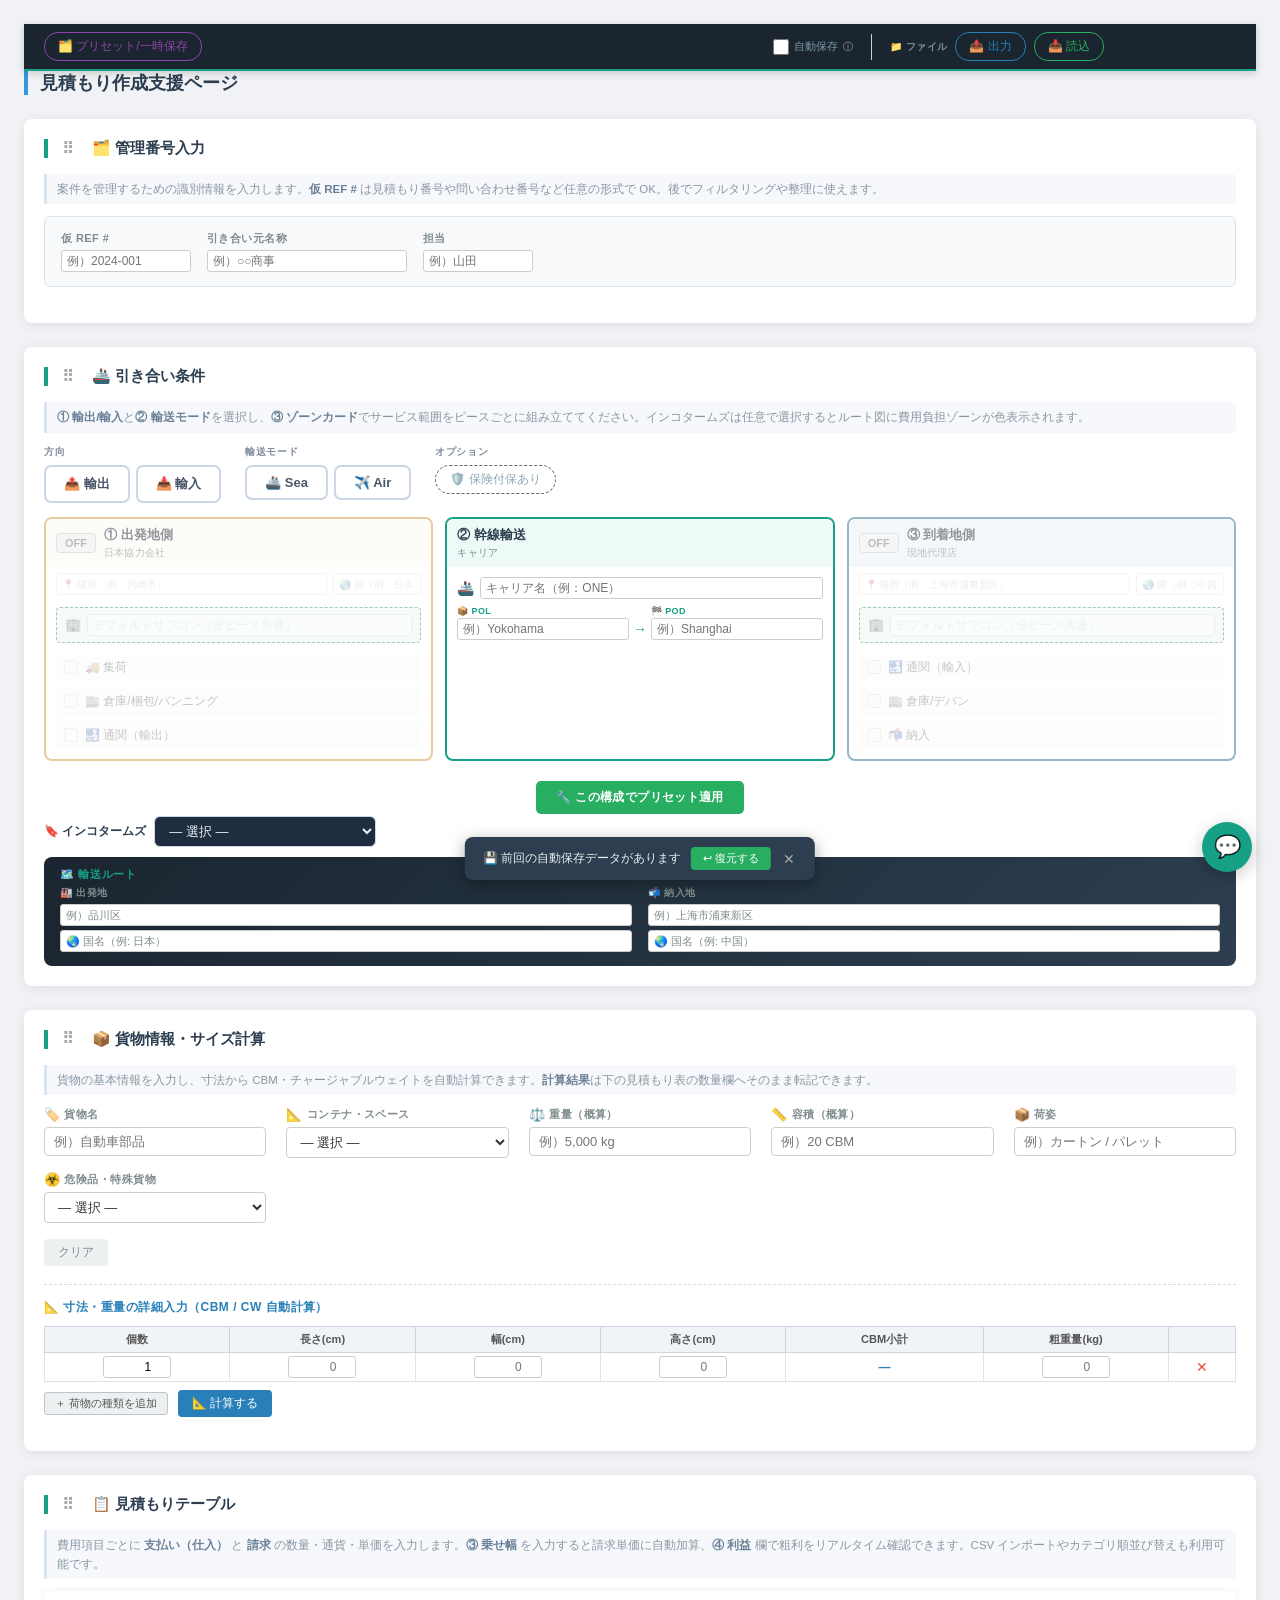
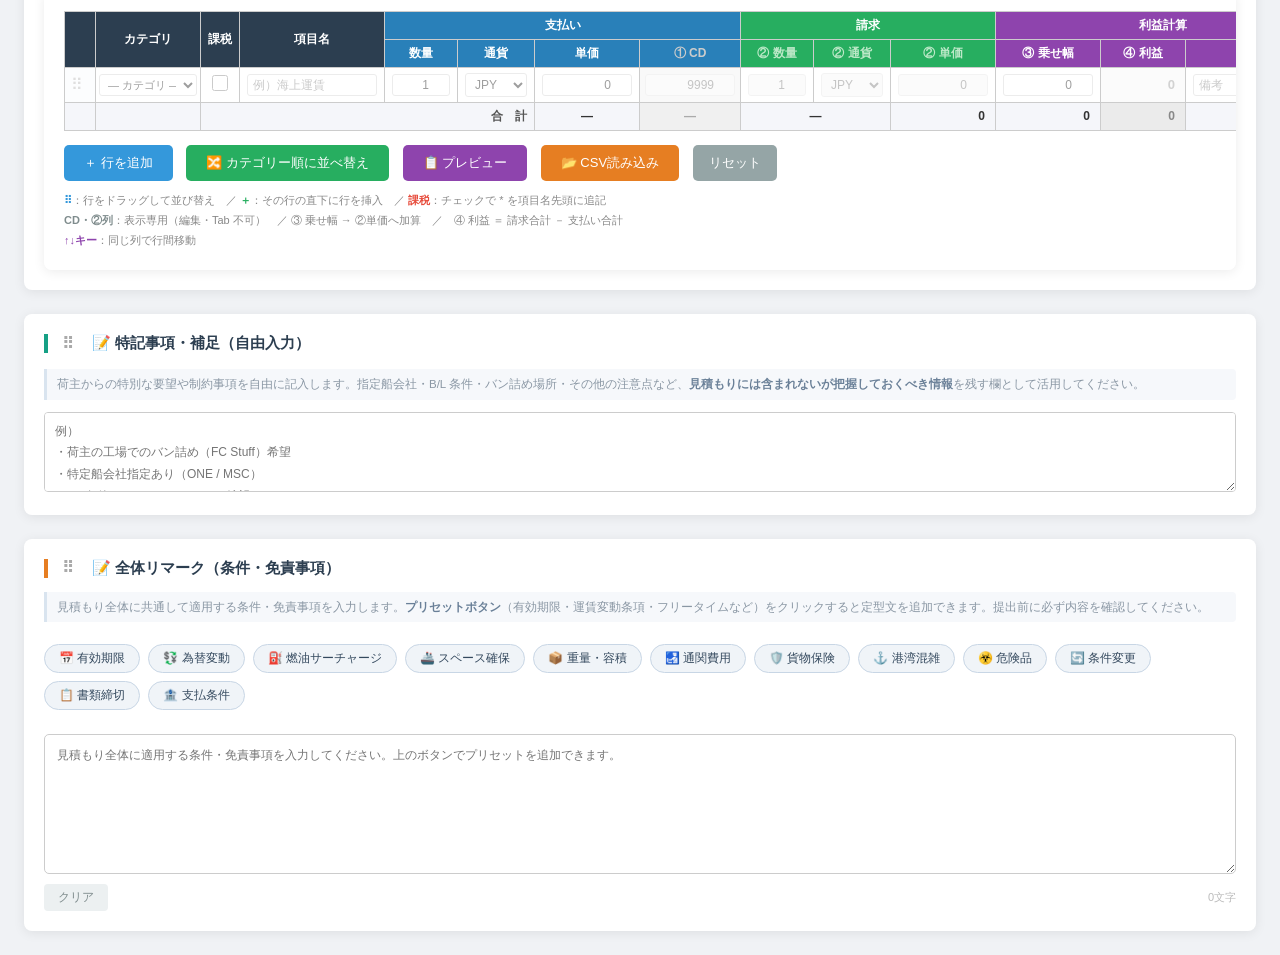
<file: index_bak_pre_notion_fb.html>
<!DOCTYPE html>
<html lang="ja">
<head>
<meta charset="UTF-8">
<meta name="viewport" content="width=device-width, initial-scale=1.0">
<title>見積もり作成支援</title>
<style>
* { box-sizing: border-box; margin: 0; padding: 0; }

body {
  font-family: 'Helvetica Neue', Arial, 'Hiragino Kaku Gothic ProN', sans-serif;
  background: #f0f2f5;
  padding: 24px;
  color: #333;
  font-size: 13px;
}

h1 {
  font-size: 18px;
  margin-bottom: 16px;
  color: #2c3e50;
  border-left: 4px solid #3498db;
  padding-left: 12px;
}

.container {
  background: white;
  border-radius: 8px;
  padding: 20px;
  box-shadow: 0 2px 12px rgba(0,0,0,0.08);
  overflow-x: auto;
}

/* ========== 見積もりヘッダー ========== */
.quote-header {
  display: flex;
  gap: 16px;
  flex-wrap: wrap;
  align-items: flex-end;
  margin-bottom: 16px;
  padding: 14px 16px;
  background: #f8f9fb;
  border: 1px solid #dde3ea;
  border-radius: 6px;
}
.quote-field { display: flex; flex-direction: column; gap: 4px; }
.quote-field label {
  font-size: 11px; font-weight: 600; color: #7f8c8d;
  text-transform: uppercase; letter-spacing: 0.04em;
}
.quote-field input {
  border: 1px solid #ccc; border-radius: 4px;
  padding: 5px 9px; font-size: 13px; font-family: inherit;
  outline: none; transition: border-color 0.15s; background: #fff;
}
.quote-field input:focus { border-color: #3498db; }
#qf-ref      { width: 130px; }
#qf-customer { width: 200px; }
#qf-person   { width: 110px; }

/* ========== テーブル ========== */
table { border-collapse: collapse; width: 100%; min-width: 1300px; }
th, td {
  border: 1px solid #ccc;
  padding: 5px 7px;
  text-align: center;
  white-space: nowrap;
}

.hd-base   { background: #2c3e50; color: #fff; font-weight: 600; font-size: 12px; }
.hd-pay    { background: #2980b9; color: #fff; font-weight: 600; font-size: 12px; }
.hd-bill   { background: #27ae60; color: #fff; font-weight: 600; font-size: 12px; }
.hd-profit { background: #8e44ad; color: #fff; font-weight: 600; font-size: 12px; }

/* ドラッグハンドル */
.drag-handle {
  cursor: grab;
  color: #aaa;
  font-size: 16px;
  padding: 0 4px;
  user-select: none;
  line-height: 1;
}
.drag-handle:active { cursor: grabbing; }
td.handle-cell {
  width: 28px;
  background: #f8f9fb;
  padding: 3px 2px;
}

/* ドラッグ中の行スタイル */
tr.dragging {
  opacity: 0.4;
  background: #eaf4fb !important;
}
tr.drag-over-top td {
  border-top: 3px solid #3498db !important;
}
tr.drag-over-bottom td {
  border-bottom: 3px solid #3498db !important;
}

/* 課税 */
td.tax-cell { width: 44px; }
input[type="checkbox"] { width: 16px; height: 16px; cursor: pointer; accent-color: #e74c3c; }
tr.taxed td { background-color: rgba(231,76,60,0.06) !important; }
tr.taxed td.profit-pos { background-color: #fde8e8 !important; }

/* 入力共通 */
input[type="text"],
input[type="number"],
select {
  border: 1px solid #ccc; border-radius: 3px; padding: 3px 5px;
  font-size: 12px; font-family: inherit; background: #fff;
  outline: none; transition: border-color 0.15s;
}
input[type="text"]:focus,
input[type="number"]:focus,
select:focus { border-color: #3498db; }
input[type="number"] { text-align: right; }

.w-name  { width: 130px; }
.w-qty   { width: 58px; }
.w-cur   { width: 62px; }
.w-price { width: 90px; }
.w-mkup  { width: 90px; }
.w-note  { width: 130px; }
.w-cat   { width: 98px; font-size: 11px; padding: 3px 4px; }

/* 表示専用 */
.display-field {
  pointer-events: none !important;
  cursor: default !important;
  user-select: none !important;
  background: #f4f4f4 !important;
  border-color: #e0e0e0 !important;
  color: #666 !important;
}
select.display-field { color: #666 !important; }

/* CD セル */
td.cd-cell { background: #f0f0f0; padding: 3px 5px; min-width: 100px; }
td.cat-cell { padding: 2px 3px !important; width: 105px; }

td.profit-cell { font-weight: bold; text-align: right; padding-right: 10px; min-width: 85px; }
td.profit-pos  { background: #eafaf1; color: #1e8449; }
td.profit-neg  { background: #fdf2f2; color: #c0392b; }
td.profit-zero { background: #f5f5f5; color: #888; }

tfoot td { background: #f5f6fa; font-weight: bold; font-size: 12px; }
tfoot .profit-pos { background: #d5f5e3; }
tfoot .profit-neg { background: #fadbd8; }
tfoot .profit-zero{ background: #ebebeb; }

/* ========== カテゴリー色分け ========== */
tr.cat-domestic  td { background: #fff5ec !important; }
tr.cat-ocean     td { background: #e8f4fd !important; }
tr.cat-air       td { background: #eeeeff !important; }
tr.cat-overseas  td { background: #edfaf3 !important; }
tr.cat-surcharge td { background: #fafae6 !important; }
tr.cat-customs   td { background: #f5ecff !important; }
tr.cat-insurance td { background: #fff0f8 !important; }
tr.cat-other     td { background: #f0f0f0 !important; }

tr.cat-domestic  td.profit-pos { background: #ffd8b0 !important; }
tr.cat-ocean     td.profit-pos { background: #b3d9f7 !important; }
tr.cat-air       td.profit-pos { background: #c4c0ff !important; }
tr.cat-overseas  td.profit-pos { background: #b8f0d1 !important; }
tr.cat-surcharge td.profit-pos { background: #e8e8a0 !important; }
tr.cat-customs   td.profit-pos { background: #dbb8ff !important; }
tr.cat-insurance td.profit-pos { background: #ffb8e8 !important; }
tr.cat-other     td.profit-pos { background: #c8c8c8 !important; }

tr.cat-domestic:hover  td { background: #ffe5cc !important; }
tr.cat-ocean:hover     td { background: #cce5f8 !important; }
tr.cat-air:hover       td { background: #d8d5ff !important; }
tr.cat-overseas:hover  td { background: #d0f5e5 !important; }
tr.cat-surcharge:hover td { background: #f5f5c0 !important; }
tr.cat-customs:hover   td { background: #e5d0ff !important; }
tr.cat-insurance:hover td { background: #ffd0ef !important; }
tr.cat-other:hover     td { background: #e0e0e0 !important; }

/* ========== 未入力行グレーアウト ========== */
tr.row-unfilled td { opacity: 0.38; }
tr.row-unfilled:hover td { opacity: 0.65; }

/* 非カテゴリ行のホバー */
tbody tr:not([class*="cat-"]):hover td { background-color: rgba(52,152,219,0.04); }
tbody tr:not([class*="cat-"]):hover td.cd-cell { background-color: #e8e8e8; }
tbody tr:not([class*="cat-"]):hover td.handle-cell { background-color: #eef0f3; }
tbody tr:not([class*="cat-"]):hover td.profit-pos { background-color: #c8f0d8; }
tbody tr:not([class*="cat-"]):hover td.profit-neg { background-color: #f5cece; }

.btn-del {
  background: #e74c3c; color: white; border: none; border-radius: 3px;
  cursor: pointer; padding: 3px 9px; font-size: 11px; transition: background 0.15s;
}
.btn-del:hover { background: #c0392b; }
.btn-ins {
  background: #27ae60; color: white; border: none; border-radius: 3px;
  cursor: pointer; padding: 3px 9px; font-size: 11px;
  transition: background 0.15s; margin-left: 4px;
}
.btn-ins:hover { background: #1e8449; }
.btn-add {
  display: inline-block; margin-top: 14px;
  background: #3498db; color: white; border: none; border-radius: 5px;
  cursor: pointer; padding: 9px 20px; font-size: 13px;
  font-family: inherit; transition: background 0.15s;
}
.btn-add:hover { background: #2980b9; }
.btn-reset {
  display: inline-block; margin-top: 14px; margin-left: 10px;
  background: #95a5a6; color: white; border: none; border-radius: 5px;
  cursor: pointer; padding: 9px 16px; font-size: 13px;
  font-family: inherit; transition: background 0.15s;
}
.btn-reset:hover { background: #7f8c8d; }
.btn-preview {
  display: inline-block; margin-top: 14px; margin-left: 10px;
  background: #8e44ad; color: white; border: none; border-radius: 5px;
  cursor: pointer; padding: 9px 20px; font-size: 13px;
  font-family: inherit; transition: background 0.15s;
}
.btn-preview:hover { background: #7d3c98; }
.btn-csv-import {
  display: inline-block; margin-top: 14px; margin-left: 10px;
  background: #e67e22; color: white; border: none; border-radius: 5px;
  cursor: pointer; padding: 9px 20px; font-size: 13px;
  font-family: inherit; transition: background 0.15s;
}
.btn-csv-import:hover { background: #d35400; }
.btn-sort-cat {
  display: inline-block; margin-top: 14px; margin-left: 10px;
  background: #27ae60; color: white; border: none; border-radius: 5px;
  cursor: pointer; padding: 9px 20px; font-size: 13px;
  font-family: inherit; transition: background 0.15s;
}
.btn-sort-cat:hover { background: #1e8449; }

/* CSV読み込みエリア */
#csvDropZone {
  display: none;
  margin-top: 14px;
  border: 2px dashed #e67e22;
  border-radius: 6px;
  padding: 18px;
  text-align: center;
  color: #e67e22;
  font-size: 13px;
  background: #fff8f3;
  transition: background 0.2s;
  cursor: pointer;
}
#csvDropZone.active { background: #fde8d0; }
#csvDropZone p { margin-top: 6px; font-size: 11px; color: #aaa; }

#csvMsg {
  display: none;
  margin-top: 10px;
  padding: 8px 14px;
  border-radius: 5px;
  font-size: 12px;
  font-weight: 600;
}
#csvMsg.success { background: #eafaf1; color: #1e8449; display: block; }
#csvMsg.error   { background: #fdf2f2; color: #c0392b; display: block; }

/* ========== 引き合い条件 ========== */
.condition-section {
  margin-top: 24px;
  background: white;
  border-radius: 8px;
  padding: 20px;
  box-shadow: 0 2px 12px rgba(0,0,0,0.08);
}
.condition-section h2 {
  font-size: 15px;
  color: #2c3e50;
  border-left: 4px solid #16a085;
  padding-left: 10px;
  margin-bottom: 16px;
  display: flex;
  align-items: center;
  gap: 8px;
}

.condition-grid {
  display: grid;
  grid-template-columns: repeat(auto-fill, minmax(220px, 1fr));
  gap: 14px 20px;
  margin-bottom: 16px;
}
.cond-field { display: flex; flex-direction: column; gap: 5px; }
.cond-field label {
  font-size: 11px; font-weight: 600; color: #7f8c8d;
  text-transform: uppercase; letter-spacing: 0.04em;
  display: flex; align-items: center; gap: 4px;
}
.cond-field label .cond-icon { font-size: 13px; }
.cond-field input,
.cond-field select,
.cond-field textarea {
  border: 1px solid #ccc; border-radius: 4px;
  padding: 6px 9px; font-size: 13px; font-family: inherit;
  outline: none; transition: border-color 0.15s; background: #fff;
  color: #333;
}
.cond-field input:focus,
.cond-field select:focus,
.cond-field textarea:focus { border-color: #16a085; }

.cond-divider {
  grid-column: 1 / -1;
  border: none;
  border-top: 1px dashed #e0e5ec;
  margin: 2px 0;
}
.cond-section-label {
  grid-column: 1 / -1;
  font-size: 11px;
  font-weight: 700;
  color: #16a085;
  text-transform: uppercase;
  letter-spacing: 0.06em;
  margin-bottom: -4px;
}

/* ---- 引き合い条件 最上位バー ---- */
.cond-primary-bar {
  display: flex;
  flex-wrap: wrap;
  gap: 16px 24px;
  align-items: flex-start;
  margin-bottom: 14px;
}
.cond-prim-group {
  display: flex;
  flex-direction: column;
  gap: 6px;
}
.cond-prim-label {
  font-size: 10px;
  font-weight: 700;
  color: #7f8c9a;
  letter-spacing: .06em;
  text-transform: uppercase;
}
.cond-prim-btns {
  display: flex;
  gap: 6px;
  flex-wrap: wrap;
}
.cond-prim-btn {
  padding: 8px 18px;
  border-radius: 7px;
  border: 2px solid #c8d6e5;
  background: #fff;
  color: #4a5568;
  font-size: 13px;
  font-weight: 600;
  cursor: pointer;
  font-family: inherit;
  transition: border-color .15s, background .15s, color .15s;
  white-space: nowrap;
}
.cond-prim-btn:hover {
  border-color: #16a085;
  color: #16a085;
}
.cond-prim-btn.active {
  border-color: #16a085;
  background: #16a085;
  color: #fff;
}

/* ノード非表示（✕）ボタン */
.node-hide-btn {
  position: absolute;
  top: 5px;
  right: 6px;
  background: none;
  border: 1px solid transparent;
  color: #ccc;
  font-size: 11px;
  line-height: 1;
  cursor: pointer;
  padding: 2px 5px;
  border-radius: 4px;
  font-family: inherit;
  transition: background .12s, color .12s, border-color .12s;
  z-index: 1;
}
.node-hide-btn:hover {
  background: #fdecea;
  border-color: #e74c3c;
  color: #e74c3c;
}

/* 通関ノードのバッジ色 */

/* ========== ゾーンビルダー ========== */
/* ===== 輸送ルート シンプルフォーム ===== */
.route-simple-form {
  padding: 10px 16px 14px;
  background: linear-gradient(135deg, #1a252f 0%, #2c3e50 100%);
  border-radius: 8px;
  margin-top: 8px;
}
.route-simple-grid {
  display: flex;
  gap: 16px;
  flex-wrap: wrap;
  margin-top: 8px;
}
.rsf-field {
  display: flex;
  flex-direction: column;
  gap: 4px;
  flex: 1;
  min-width: 200px;
}
.rsf-label {
  font-size: 10px;
  font-weight: 700;
  color: #7f8c8d;
  text-transform: uppercase;
  letter-spacing: .06em;
}
.rsf-input {
  width: 100%;
  box-sizing: border-box;
  padding: 6px 9px;
  border: 1px solid #3d5166;
  border-radius: 5px;
  background: #253545;
  color: #ecf0f1;
  font-size: 12px;
  font-family: inherit;
  outline: none;
  transition: border-color .15s;
}
.rsf-input:focus { border-color: #16a085; }
.rsf-input::placeholder { color: #7f8c8d; font-size: 11px; }
.rsf-country {
  font-size: 11px;
}

.zone-builder {
  display: flex;
  gap: 12px;
  margin: 14px 0 10px;
  flex-wrap: wrap;
  align-items: stretch;
}
.zone-card {
  flex: 1;
  min-width: 160px;
  border: 2px solid #dde3ea;
  border-radius: 8px;
  overflow: hidden;
  transition: opacity .2s, filter .2s;
}
.zone-card.zone-origin { border-color: #f39c12; }
.zone-card.zone-main   { border-color: #16a085; }
.zone-card.zone-dest   { border-color: #2980b9; }
.zone-card.zone-off    { opacity: .55; filter: grayscale(.4); }

.zone-card-header {
  display: flex;
  align-items: center;
  gap: 8px;
  padding: 7px 10px;
  background: #f8f9fb;
}
.zone-card.zone-origin .zone-card-header { background: #fef9f0; }
.zone-card.zone-main   .zone-card-header { background: #edfaf7; }
.zone-card.zone-dest   .zone-card-header { background: #eaf4fb; }

.zone-card-title {
  display: flex;
  flex-direction: column;
  gap: 2px;
}
.zone-num   { font-weight: 700; font-size: 13px; color: #2c3e50; }
.zone-subcon{ font-size: 10px; color: #7f8c8d; letter-spacing: .02em; }

.zone-toggle-btn {
  font-size: 11px;
  font-weight: 700;
  padding: 3px 8px;
  border-radius: 4px;
  border: 1px solid #ccc;
  cursor: pointer;
  background: #eee;
  color: #888;
  flex-shrink: 0;
  transition: background .15s, color .15s;
}
.zone-toggle-btn.on {
  background: #27ae60;
  border-color: #27ae60;
  color: #fff;
}
.zone-pieces {
  padding: 8px 10px;
  display: flex;
  flex-direction: column;
  gap: 5px;
  min-height: 80px;
}
.piece-item {
  display: flex;
  align-items: center;
  gap: 7px;
  font-size: 12px;
  cursor: pointer;
  padding: 5px 8px;
  border-radius: 4px;
  background: #f8f9fb;
  user-select: none;
  transition: background .12s;
}
.piece-item:hover { background: #ecf0f1; }
.piece-item input[type=checkbox] {
  width: 14px; height: 14px; flex-shrink: 0;
  accent-color: #27ae60; cursor: pointer;
}
.piece-item input[type=checkbox]:disabled { cursor: not-allowed; }
.piece-item:has(input:disabled) { opacity: .5; cursor: not-allowed; }

/* ── ピース行（チェックボックス＋サブコン入力）── */
.piece-row { display: flex; flex-direction: column; margin-bottom: 2px; }
.piece-subcon-area {
  display: none;
  flex-direction: column;
  gap: 4px;
  padding: 3px 8px 5px 28px;
  background: #f0f8f0;
  border-left: 2px solid #27ae60;
  border-radius: 0 0 4px 4px;
  margin-top: -3px;
}
.sc-entry { display: flex; align-items: center; gap: 4px; }
.sc-input {
  flex: 1; font-size: 11px; padding: 3px 7px;
  border: 1px solid #b2dfdb; border-radius: 4px;
  background: #fff; min-width: 0; color: #2c3e50;
}
.sc-input:focus { outline: none; border-color: #27ae60; }
.sc-add-btn, .sc-del-btn {
  font-size: 14px; line-height: 1; width: 22px; height: 22px;
  border: none; border-radius: 4px; cursor: pointer;
  display: flex; align-items: center; justify-content: center;
  flex-shrink: 0;
}
.sc-add-btn { background: #d5f5e3; color: #1e8449; }
.sc-del-btn { background: #fdecea; color: #c0392b; }
.sc-add-btn:hover { background: #a9dfbf; }
.sc-del-btn:hover { background: #f5b7b1; }
.zone-off .piece-subcon-area { display: none !important; }

/* ── ゾーンデフォルトサブコン入力 ── */
.zone-default-sc {
  display: flex; align-items: center; gap: 6px;
  padding: 6px 8px; margin-bottom: 6px;
  background: #eaf9f1; border-radius: 4px;
  border: 1px dashed #27ae60;
}
.z-ds-label { font-size: 13px; flex-shrink: 0; }
.zone-default-input {
  flex: 1; font-size: 11px; padding: 4px 8px;
  border: 1px solid #27ae60; border-radius: 4px; min-width: 0;
  color: #1e8449; font-weight: 600;
}
.zone-default-input::placeholder { color: #a9dfbf; font-weight: 400; }
.zone-off .zone-default-input   { opacity: .45; pointer-events: none; }
.zone-addr-row {
  padding: 6px 10px 4px;
  display: flex;
  gap: 6px;
}
.zone-addr-input {
  flex: 1;
  padding: 5px 8px;
  border: 1px solid #d5dce8;
  border-radius: 4px;
  font-size: 11px;
  background: #f4f6f9;
  color: #2c3e50;
  font-family: inherit;
  outline: none;
  transition: border-color .15s, background .15s;
}
.zone-addr-input:not(:disabled) { background: #fff; border-color: #bdc3c7; }
.zone-addr-input:not(:disabled):focus { border-color: #16a085; }
.zone-addr-input::placeholder { color: #aaa; font-size: 10px; }
.zone-addr-input:disabled { opacity: .4; cursor: not-allowed; }
.zone-addr-country { max-width: 88px; }
.w-subcon  { width: 90px; font-size: 11px; }
.zone-preset-bar { padding: 10px 0 2px; text-align: center; }
.btn-zone-preset { background: #27ae60; color: #fff; border: none; padding: 8px 20px; border-radius: 5px; font-size: 12px; font-weight: 600; cursor: pointer; font-family: inherit; transition: background .15s; letter-spacing: .03em; }
.btn-zone-preset:hover { background: #219a52; }
.btn-zone-preset:active { background: #1a7d41; }


/* ── Zone② 幹線輸送入力 ── */
.zone2-inputs { padding: 10px 10px 8px; }
.z2-row { display: flex; align-items: center; gap: 6px; margin-bottom: 7px; }
.z2-label { font-size: 14px; flex-shrink: 0; }
.z2-pol-pod-row { display: flex; align-items: flex-end; gap: 4px; }
.z2-port { display: flex; flex-direction: column; gap: 2px; flex: 1; min-width: 0; }
.z2-port-label { font-size: 9px; font-weight: 700; color: #16a085; letter-spacing: .04em; }
.z2-input {
  font-size: 11px; padding: 4px 7px;
  border: 1px solid #b2dfdb; border-radius: 4px;
  width: 100%; box-sizing: border-box; color: #2c3e50;
}
.z2-input:focus { border-color: #16a085; outline: none; }
.z2-arrow { color: #16a085; font-weight: bold; font-size: 14px; padding-bottom: 3px; flex-shrink: 0; }


.zone-fixed-content {
  padding: 16px 10px;
  text-align: center;
}
.zone-fixed-route {
  font-size: 15px;
  font-weight: 700;
  color: #16a085;
  letter-spacing: .06em;
}
.zone2-carrier {
  font-size: 11px;
  color: #7f8c8d;
  margin-top: 5px;
}


/* FCL/LCL サブボタン */
.cond-sub-btns {
  display: flex;
  gap: 4px;
}
.cond-sub-btn {
  padding: 4px 12px;
  border-radius: 5px;
  border: 1.5px solid #c8d6e5;
  background: #fff;
  color: #7f8c9a;
  font-size: 11px;
  font-weight: 600;
  cursor: pointer;
  font-family: inherit;
  transition: border-color .15s, background .15s, color .15s;
}
.cond-sub-btn.active {
  border-color: #2471a3;
  background: #2471a3;
  color: #fff;
}
/* インコタームズ行 */
.cond-inco-bar {
  display: flex;
  align-items: center;
  flex-wrap: wrap;
  gap: 8px;
  margin-bottom: 10px;
}
.cond-inco-label {
  font-size: 12px;
  font-weight: 600;
  color: #2c3e50;
  white-space: nowrap;
}
.cond-inco-bar select {
  padding: 6px 10px;
  border: 1.5px solid #c8d6e5;
  border-radius: 6px;
  font-size: 13px;
  font-family: inherit;
  background: #1e2d40;
  color: #ecf0f1;
  cursor: pointer;
  outline: none;
}
.cond-inco-bar select:focus { border-color: #16a085; }
.cond-inco-bar select option { background: #2c3e50; color: #ecf0f1; }
.cond-inco-bar select optgroup { background: #1a252f; color: #7f8c9a; font-style: normal; }

.scope-btns {
  display: flex;
  flex-wrap: wrap;
  gap: 7px;
}
.scope-btn {
  padding: 6px 15px;
  border: 1.5px solid #4a6278;
  border-radius: 20px;
  background: transparent;
  color: #95a5a6;
  font-size: 12px;
  font-family: inherit;
  cursor: pointer;
  transition: all .15s;
  white-space: nowrap;
  line-height: 1.4;
}
.scope-btn:hover {
  border-color: #16a085;
  color: #16a085;
  background: rgba(22,160,133,.1);
}
.scope-btn.active {
  border-color: #16a085;
  background: #16a085;
  color: #fff;
  font-weight: 700;
}
.scope-hint {
  font-size: 11px;
  color: #7f8c8d;
  margin: 8px 0 0;
  min-height: 14px;
  line-height: 1.5;
}
/* 倉庫オプショントグル */
.wh-toggle-wrap {
  display: flex;
  align-items: center;
  flex-wrap: wrap;
  gap: 10px;
  margin-top: 10px;
  padding-top: 10px;
  border-top: 1px solid rgba(255,255,255,.07);
}
/* インコタームズ・輸送モード（作業範囲セクション内横並び） */
.scope-inline-fields {
  display: flex;
  gap: 12px;
  flex-wrap: wrap;
  margin-top: 10px;
  padding-top: 10px;
  border-top: 1px solid rgba(255,255,255,.07);
}
.scope-inline-field {
  display: flex;
  flex-direction: column;
  gap: 5px;
  flex: 1;
  min-width: 160px;
}
.scope-inline-field label {
  font-size: 10px;
  font-weight: 700;
  color: #7f9aaa;
  letter-spacing: .04em;
}
.scope-inline-field select {
  background: rgba(255,255,255,.07);
  border: 1px solid rgba(255,255,255,.15);
  border-radius: 6px;
  color: #d0dde5;
  font-size: 12px;
  font-family: inherit;
  padding: 6px 10px;
  outline: none;
  cursor: pointer;
  transition: border-color .15s;
}
.scope-inline-field select:focus { border-color: #16a085; }
.scope-inline-field select option { background: #2c3e50; color: #ecf0f1; }
.scope-inline-field select optgroup { background: #1a252f; color: #7f8c8d; font-style: normal; }
.wh-toggle-label {
  font-size: 9px;
  font-weight: 700;
  color: #5d7180;
  text-transform: uppercase;
  letter-spacing: .08em;
  white-space: nowrap;
}
.wh-toggle-btn {
  padding: 5px 14px;
  border: 1.5px dashed #556a7a;
  border-radius: 20px;
  background: transparent;
  color: #8fa8b8;
  font-size: 12px;
  font-family: inherit;
  cursor: pointer;
  transition: all .15s;
  white-space: nowrap;
  line-height: 1.4;
}
.wh-toggle-btn:hover {
  border-color: #f39c12;
  color: #f39c12;
  border-style: solid;
  background: rgba(243,156,18,.06);
}
.wh-toggle-btn.active {
  border-color: #f39c12;
  border-style: solid;
  background: rgba(243,156,18,.15);
  color: #f39c12;
  font-weight: 700;
}
.wh-toggle-btn.ins-on {
  border-color: #2471a3;
  border-style: solid;
  background: rgba(36,113,163,.12);
  color: #fff;
  background-color: #2471a3;
  font-weight: 700;
}
.wh-toggle-desc {
  font-size: 10px;
  color: #f39c12;
  font-style: italic;
  min-height: 14px;
}

.cond-free { margin-top: 6px; }
.cond-free label {
  font-size: 11px; font-weight: 600; color: #7f8c8d;
  text-transform: uppercase; letter-spacing: 0.04em;
  display: block; margin-bottom: 6px;
}
#condFreeText {
  width: 100%; min-height: 80px;
  border: 1px solid #ccc; border-radius: 4px;
  padding: 8px 10px; font-size: 12px; font-family: inherit;
  line-height: 1.8; resize: vertical; outline: none;
  transition: border-color 0.15s;
}
#condFreeText:focus { border-color: #16a085; }

.cond-actions { display: flex; gap: 8px; margin-top: 12px; }
.btn-cond-clear {
  background: #ecf0f1; color: #7f8c8d; border: none; border-radius: 4px;
  padding: 5px 14px; font-size: 12px; cursor: pointer; font-family: inherit;
  transition: background 0.15s;
}
.btn-cond-clear:hover { background: #bdc3c7; color: #2c3e50; }

/* ========== サイズ計算 ========== */
.calc-wrapper {
  grid-column: 1 / -1;
  margin-top: 4px;
  overflow-x: auto;          /* はみ出しを横スクロールで対応 */
  -webkit-overflow-scrolling: touch;
}
.calc-mini-table {
  border-collapse: collapse;
  font-size: 12px;
  width: 100%;
  min-width: 480px;          /* 最低幅を確保してレイアウト崩れを防ぐ */
}
.calc-mini-table th {
  background: #f0f4f8;
  border: 1px solid #cdd6de;
  padding: 5px 6px;
  font-size: 11px;
  font-weight: 600;
  color: #555;
  text-align: center;
  white-space: nowrap;
}
.calc-mini-table td {
  border: 1px solid #dde3ea;
  padding: 3px 3px;
  text-align: center;
}
.calc-mini-table input[type="number"] {
  width: 68px;
  text-align: right;
  padding: 3px 4px;
  border: 1px solid #ccc;
  border-radius: 3px;
  font-size: 12px;
  font-family: inherit;
  outline: none;
}
.calc-mini-table input[type="number"]:focus { border-color: #3498db; }
.cbm-result {
  color: #2980b9;
  font-weight: 700;
  text-align: right;
  padding-right: 8px;
  min-width: 80px;
  font-size: 12px;
}
.btn-calc-add {
  margin-top: 6px;
  background: #ecf0f1;
  color: #555;
  border: 1px solid #bcc4cc;
  border-radius: 3px;
  padding: 3px 10px;
  font-size: 11px;
  cursor: pointer;
  font-family: inherit;
  transition: background 0.15s;
}
.btn-calc-add:hover { background: #d5dde5; }
.btn-calc-row-del {
  background: none;
  border: none;
  color: #e74c3c;
  cursor: pointer;
  font-size: 14px;
  padding: 0 4px;
  line-height: 1;
}
.btn-calc-run {
  display: inline-block;
  margin-top: 8px;
  margin-left: 6px;
  background: #2980b9;
  color: white;
  border: none;
  border-radius: 4px;
  padding: 5px 14px;
  font-size: 12px;
  cursor: pointer;
  font-family: inherit;
  transition: background 0.15s;
}
.btn-calc-run:hover { background: #1a6fa8; }
.calc-results-panel {
  display: none;
  margin-top: 10px;
  padding: 10px 16px;
  background: #f0f8ff;
  border: 1px solid #b8d8f8;
  border-radius: 6px;
}
.calc-results-grid {
  display: flex;
  flex-wrap: wrap;
  gap: 12px 28px;
  margin-bottom: 6px;
}
.calc-result-item { display: flex; flex-direction: column; gap: 2px; }
.calc-r-lbl {
  font-size: 10px;
  font-weight: 700;
  color: #7f8c8d;
  text-transform: uppercase;
  letter-spacing: 0.06em;
}
.calc-r-val {
  font-size: 15px;
  font-weight: 700;
  color: #2c3e50;
}
.calc-r-val.hl-blue   { color: #2980b9; }
.calc-r-val.hl-green  { color: #27ae60; }
.calc-r-val.hl-orange { color: #e67e22; }

.calc-divider-line {
  border: none;
  border-top: 1px dashed #b8d8f8;
  margin: 8px 0;
}
.calc-reflect-title {
  font-size: 11px;
  font-weight: 700;
  color: #2980b9;
  margin-bottom: 8px;
  text-transform: uppercase;
  letter-spacing: 0.06em;
}
.calc-reflect-row {
  display: flex;
  align-items: center;
  gap: 8px;
  margin-bottom: 6px;
  flex-wrap: wrap;
}
.calc-reflect-lbl {
  min-width: 160px;
  font-size: 12px;
  font-weight: 600;
  color: #34495e;
}
.calc-row-select {
  border: 1px solid #ccc;
  border-radius: 3px;
  padding: 3px 7px;
  font-size: 12px;
  font-family: inherit;
  outline: none;
  max-width: 200px;
}
.calc-row-select:focus { border-color: #2980b9; }
.btn-do-reflect {
  background: #e67e22;
  color: white;
  border: none;
  border-radius: 3px;
  padding: 3px 10px;
  font-size: 11px;
  cursor: pointer;
  font-family: inherit;
  transition: background 0.15s;
}
.btn-do-reflect:hover { background: #d35400; }

/* プレビュー内：引き合い条件 */
#pvCondBox {
  margin-bottom: 14px;
  padding: 12px 16px;
  background: #f0faf8;
  border: 1px solid #a8d8ce;
  border-radius: 5px;
  font-size: 12px;
}
#pvCondBox strong {
  display: block;
  font-size: 12px;
  color: #0e6655;
  margin-bottom: 8px;
  padding-bottom: 4px;
  border-bottom: 1px solid #a8d8ce;
}
.pv-cond-grid {
  display: grid;
  grid-template-columns: repeat(auto-fill, minmax(200px, 1fr));
  gap: 6px 16px;
}
.pv-cond-item { display: flex; gap: 6px; font-size: 12px; }
.pv-cond-lbl { color: #7f8c8d; font-weight: 600; white-space: nowrap; }
.pv-cond-val { color: #2c3e50; }
.pv-cond-free {
  margin-top: 8px; padding-top: 8px;
  border-top: 1px dashed #a8d8ce;
  font-size: 12px; color: #2c3e50;
  white-space: pre-wrap; line-height: 1.7;
}

/* ========== リマーク欄 ========== */
.remark-section {
  margin-top: 24px;
  background: white;
  border-radius: 8px;
  padding: 20px;
  box-shadow: 0 2px 12px rgba(0,0,0,0.08);
}
.remark-section h2 {
  font-size: 15px;
  color: #2c3e50;
  border-left: 4px solid #e67e22;
  padding-left: 10px;
  margin-bottom: 14px;
  display: flex;
  align-items: center;
  gap: 8px;
}

.remark-presets {
  display: flex;
  flex-wrap: wrap;
  gap: 8px;
  margin-bottom: 14px;
}
.preset-btn {
  background: #f0f4f8;
  border: 1px solid #c8d6e5;
  border-radius: 20px;
  padding: 5px 14px;
  font-size: 12px;
  cursor: pointer;
  color: #34495e;
  transition: all 0.15s;
  font-family: inherit;
}
.preset-btn:hover  { background: #dce8f5; border-color: #3498db; color: #2980b9; }
.preset-btn.active { background: #d6eaf8; border-color: #3498db; color: #1a5276; font-weight: 600; }

.remark-body { display: flex; flex-direction: column; gap: 10px; }
#remarkTextarea {
  width: 100%;
  min-height: 140px;
  border: 1px solid #ccc;
  border-radius: 5px;
  padding: 10px 12px;
  font-size: 12px;
  font-family: inherit;
  line-height: 1.8;
  resize: vertical;
  outline: none;
  transition: border-color 0.15s;
  color: #333;
}
#remarkTextarea:focus { border-color: #e67e22; }
.remark-actions { display: flex; gap: 8px; flex-wrap: wrap; align-items: center; }
.btn-remark-clear {
  background: #ecf0f1; color: #7f8c8d; border: none; border-radius: 4px;
  padding: 5px 14px; font-size: 12px; cursor: pointer; font-family: inherit;
  transition: background 0.15s;
}
.btn-remark-clear:hover { background: #bdc3c7; color: #2c3e50; }
.remark-char { font-size: 11px; color: #bbb; margin-left: auto; }

#pvRemarkBox {
  margin-top: 16px;
  padding: 12px 14px;
  background: #fffdf5;
  border: 1px solid #f0d9a0;
  border-radius: 5px;
  font-size: 12px;
  line-height: 1.9;
  color: #5d4e00;
  white-space: pre-wrap;
}
#pvRemarkBox strong {
  display: block;
  margin-bottom: 6px;
  font-size: 12px;
  color: #7d5a00;
  border-bottom: 1px solid #f0d9a0;
  padding-bottom: 4px;
}

.tip { font-size: 11px; color: #888; margin-top: 10px; line-height: 1.8; }
.tip b { color: #27ae60; }
.tip b.red { color: #e74c3c; }
.tip b.gray { color: #7f8c8d; }
.tip b.blue { color: #3498db; }
.tip b.purple { color: #8e44ad; }

/* ========== プレビューモーダル ========== */
#previewOverlay {
  display: none; position: fixed; inset: 0;
  background: rgba(0,0,0,0.55); z-index: 1000;
  justify-content: center; align-items: flex-start;
  padding: 30px 20px; overflow-y: auto;
}
#previewOverlay.open { display: flex; }
#previewBox {
  background: #fff; border-radius: 8px;
  box-shadow: 0 8px 40px rgba(0,0,0,0.25);
  padding: 28px 30px 24px; width: 100%; max-width: 1040px;
}
#previewBox h2 {
  font-size: 16px; color: #2c3e50; margin-bottom: 16px;
  border-left: 4px solid #8e44ad; padding-left: 10px;
}
.pv-meta {
  display: flex; gap: 24px; flex-wrap: wrap; font-size: 12px;
  margin-bottom: 14px; padding: 10px 14px;
  background: #f8f9fb; border-radius: 5px; border: 1px solid #e0e5ec;
}
.pv-meta-item { display: flex; gap: 6px; align-items: center; }
.pv-meta-item .lbl { color: #888; font-weight: 600; }
.pv-meta-item .val { color: #2c3e50; font-weight: 500; }

#previewTableWrap { overflow-x: auto; }
#previewTable {
  border-collapse: collapse; width: 100%; min-width: 880px;
  font-size: 12px; user-select: text;
}
#previewTable th {
  background: #2c3e50; color: #fff; border: 1px solid #aaa;
  padding: 6px 10px; font-weight: 600;
}
#previewTable th.ph-pay    { background: #2980b9; }
#previewTable th.ph-bill   { background: #27ae60; }
#previewTable th.ph-profit { background: #8e44ad; }
#previewTable td { border: 1px solid #ccc; padding: 5px 10px; text-align: center; }
#previewTable td.pv-name { text-align: left; min-width: 120px; }
#previewTable td.pv-num  { text-align: right; }
#previewTable td.pv-cd   { text-align: right; background: #f0f0f0; color: #666; }
#previewTable td.pv-pr   { text-align: right; font-weight: bold; }
#previewTable td.pv-pos  { background: #eafaf1; color: #1e8449; }
#previewTable td.pv-neg  { background: #fdf2f2; color: #c0392b; }
#previewTable td.pv-zero { background: #f5f5f5; color: #888; }
#previewTable tr.pv-total td { background: #f5f6fa; font-weight: bold; }
#previewTable tr.pv-total td.pv-pos { background: #d5f5e3; }
#previewTable tr.pv-total td.pv-neg { background: #fadbd8; }
#previewTable td.pv-taxed { color: #e74c3c; }

.pv-btns { display: flex; gap: 10px; margin-top: 18px; flex-wrap: wrap; align-items: center; }
.pv-btn-copy {
  background: #27ae60; color: white; border: none; border-radius: 5px;
  cursor: pointer; padding: 8px 18px; font-size: 13px; font-family: inherit;
  transition: background 0.15s;
}
.pv-btn-copy:hover { background: #1e8449; }
.pv-btn-csv {
  background: #2980b9; color: white; border: none; border-radius: 5px;
  cursor: pointer; padding: 8px 18px; font-size: 13px; font-family: inherit;
  transition: background 0.15s;
}
.pv-btn-csv:hover { background: #1a6fa8; }
.pv-btn-close {
  background: #95a5a6; color: white; border: none; border-radius: 5px;
  cursor: pointer; padding: 8px 18px; font-size: 13px; font-family: inherit;
  transition: background 0.15s;
}
.pv-btn-close:hover { background: #7f8c8d; }
.pv-copy-msg { font-size: 12px; color: #27ae60; opacity: 0; transition: opacity 0.4s; }
.pv-copy-msg.show { opacity: 1; }
.pv-hint { font-size: 11px; color: #999; margin-top: 10px; }

/* ========== 保存ツールバー ========== */
.save-toolbar {
  display: flex;
  align-items: center;
  gap: 8px;
  flex-wrap: wrap;
  background: #1a252f;
  padding: 8px 20px;
  position: sticky;
  top: 0;
  z-index: 200;
  border-bottom: 2px solid #16a085;
  box-shadow: 0 2px 8px rgba(0,0,0,.18);
}
.save-toolbar-title {
  font-size: 11px;
  font-weight: 700;
  color: #7f9aaa;
  letter-spacing: .06em;
  margin-right: 4px;
}
.save-btn {
  padding: 5px 13px;
  border: 1.5px solid;
  border-radius: 14px;
  font-size: 12px;
  font-family: inherit;
  cursor: pointer;
  background: transparent;
  transition: all .15s;
  white-space: nowrap;
}
.save-btn-save      { border-color:#16a085; color:#16a085; }
.save-btn-save:hover{ background:#16a085; color:#fff; }
.save-btn-load      { border-color:#2980b9; color:#2980b9; }
.save-btn-load:hover{ background:#2980b9; color:#fff; }
.save-btn-clear-save{ border-color:#e74c3c; color:#e74c3c; }
.save-btn-clear-save:hover{ background:#e74c3c; color:#fff; }
.save-btn-export  { border-color:#2980b9; color:#2980b9; }
.save-btn-export:hover { background:#2980b9; color:#fff; }
.save-btn-preset  { border-color:#8e44ad; color:#8e44ad; }
.save-btn-preset:hover { background:#8e44ad; color:#fff; }
.save-btn-import { border-color:#27ae60; color:#27ae60; }
.save-btn-import:hover{ background:#27ae60; color:#fff; }
/* ---- toolbar 2-section layout ---- */
.save-toolbar-sep {
  width: 1px; height: 26px;
  background: #c0cfe0;
  margin: 0 10px;
  align-self: center;
  flex-shrink: 0;
}
.save-toolbar-label {
  font-size: 10px; font-weight: 700;
  color: #7f8c9a;
  letter-spacing: .04em;
  white-space: nowrap;
}
/* ---- mode-hidden: コンテナ欄の輸送モード連動 ---- */
.mode-hidden,
[data-mode-hidden="1"] { display: none !important; }
/* ---- 非表示バッジ（フィールドの代わりに表示） ---- */
.hidden-badge {
  display: inline-flex; align-items: center; gap: 4px;
  font-size: 10px; color: #a0aab4;
  padding: 2px 6px; border-radius: 4px;
  background: #f0f4f8;
  border: 1px dashed #c8d6e5;
  white-space: nowrap;
}
.save-status {
  font-size: 11px;
  color: #16a085;
  margin-left: 4px;
  min-width: 120px;
  opacity: 0;
  transition: opacity .4s;
}
.save-status.show { opacity: 1; }
.autosave-label {
  font-size: 11px;
  color: #7f9aaa;
  display: flex;
  align-items: center;
  gap: 5px;
  cursor: pointer;
  margin-left: auto;
}
.autosave-label input { cursor: pointer; }
.autosave-info {
  font-size: 10px;
  color: #aab;
  cursor: help;
  line-height: 1;
}
/* 自動保存復元バナー */
#autosave-restore-bar {
  display: none;
  position: fixed;
  bottom: 20px;
  left: 50%;
  transform: translateX(-50%);
  background: #2c3e50;
  color: #ecf0f1;
  padding: 10px 18px;
  border-radius: 8px;
  font-size: 12px;
  z-index: 4000;
  box-shadow: 0 4px 16px rgba(0,0,0,.35);
  display: flex;
  align-items: center;
  gap: 10px;
  white-space: nowrap;
}
#autosave-restore-bar.show { display: flex; }
.autosave-restore-btn {
  background: #27ae60;
  color: #fff;
  border: none;
  padding: 4px 12px;
  border-radius: 4px;
  font-size: 11px;
  cursor: pointer;
  font-family: inherit;
}
.autosave-restore-btn:hover { background: #219a52; }
.autosave-restore-close {
  color: #aaa;
  cursor: pointer;
  font-size: 14px;
  line-height: 1;
  padding: 0 2px;
}
.autosave-restore-close:hover { color: #fff; }

/* ========== ドラッグ並び替え ========== */
.drag-handle {
  color: #aaa;
  font-size: 16px;
  cursor: grab;
  margin-right: 6px;
  user-select: none;
  padding: 0 4px;
  transition: color .15s;
}
.drag-handle:hover { color: #16a085; }
.drag-handle:active { cursor: grabbing; }
.section-dragging {
  opacity: .45;
  outline: 2px dashed #16a085;
}
.section-drag-over {
  outline: 2px solid #16a085;
  background: rgba(22,160,133,.04);
}

/* ========== フィードバックFAB & モーダル ========== */
.fb-fab {
  position: fixed;
  bottom: 28px;
  right: 28px;
  width: 50px;
  height: 50px;
  border-radius: 50%;
  background: #16a085;
  color: #fff;
  font-size: 22px;
  border: none;
  cursor: pointer;
  box-shadow: 0 4px 16px rgba(0,0,0,.22);
  z-index: 1000;
  transition: background .15s, transform .1s;
  line-height: 50px;
  text-align: center;
}
.fb-fab:hover { background: #1abc9c; transform: scale(1.08); }
#fbOverlay {
  position: fixed;
  inset: 0;
  background: rgba(0,0,0,.5);
  z-index: 3000;
  display: flex;
  align-items: center;
  justify-content: center;
}
#fbBox {
  background: #fff;
  border-radius: 12px;
  padding: 28px 30px 22px;
  width: min(480px, 92vw);
  box-shadow: 0 8px 32px rgba(0,0,0,.22);
}
#fbBox h3 { font-size: 16px; color: #2c3e50; margin-bottom: 6px; }
.fb-desc { font-size: 12px; color: #7f8c8d; margin-bottom: 16px; line-height: 1.6; }
.fb-field { display: flex; flex-direction: column; gap: 5px; margin-bottom: 12px; }
.fb-field label { font-size: 11px; font-weight: 700; color: #7f8c8d; text-transform: uppercase; }
.fb-field input, .fb-field textarea {
  border: 1px solid #d5dde3;
  border-radius: 6px;
  padding: 8px 10px;
  font-size: 13px;
  font-family: inherit;
  outline: none;
  resize: vertical;
}
.fb-field input:focus, .fb-field textarea:focus { border-color: #16a085; box-shadow: 0 0 0 2px rgba(22,160,133,.12); }
.fb-btns { display: flex; gap: 10px; justify-content: flex-end; margin-top: 16px; }
.fb-btn-send  { background:#16a085; color:#fff; border:none; border-radius:6px; padding:8px 20px; font-size:13px; font-family:inherit; cursor:pointer; transition:background .15s; }
.fb-btn-send:hover { background:#1abc9c; }
.fb-btn-close { background:#ecf0f1; color:#555; border:none; border-radius:6px; padding:8px 16px; font-size:13px; font-family:inherit; cursor:pointer; }
.fb-btn-close:hover { background:#bdc3c7; }

/* セクション説明 */
.section-desc {
  font-size: 11.5px;
  color: #8a97a4;
  line-height: 1.6;
  margin: 0 0 12px 0;
  padding: 6px 10px;
  border-left: 3px solid #d9e4ef;
  background: #f6f8fb;
  border-radius: 0 4px 4px 0;
}
.section-desc b { color: #6a8098; font-weight: 600; }

/* 反映フラッシュ */
@keyframes flash-green {
  0%   { background-color: #b8f0d1 !important; }
  100% { background-color: inherit; }
}
.flash-reflect { animation: flash-green 0.9s ease-out; }

/* ========== トースト通知 ========== */
#toast-container {
  position: fixed;
  top: 60px;
  right: 20px;
  z-index: 9999;
  display: flex;
  flex-direction: column;
  gap: 8px;
  pointer-events: none;
}
.toast {
  background: #2c3e50;
  color: #fff;
  padding: 10px 18px;
  border-radius: 8px;
  font-size: 13px;
  box-shadow: 0 4px 16px rgba(0,0,0,.28);
  opacity: 0;
  transform: translateX(60px);
  transition: opacity .28s, transform .28s;
  pointer-events: none;
  max-width: 300px;
  line-height: 1.5;
}
.toast.visible { opacity: 1; transform: translateX(0); }
.toast.success { border-left: 4px solid #27ae60; }
.toast.info    { border-left: 4px solid #3498db; }
.toast.warning { border-left: 4px solid #e67e22; }
.toast.error   { border-left: 4px solid #e74c3c; }

/* ========== コマンドパレット ========== */
#cmdPalette {
  position: fixed;
  inset: 0;
  z-index: 8000;
  background: rgba(0,0,0,.45);
  display: none;
  align-items: flex-start;
  justify-content: center;
  padding-top: 80px;
}
#cmdPalette.open { display: flex; }
#cmdPaletteBox {
  background: #fff;
  border-radius: 10px;
  width: min(560px, 92vw);
  box-shadow: 0 12px 48px rgba(0,0,0,.28);
  overflow: hidden;
}
#cmdInput {
  width: 100%;
  border: none;
  border-bottom: 1px solid #e0e5ec;
  padding: 14px 18px;
  font-size: 15px;
  font-family: inherit;
  outline: none;
  color: #2c3e50;
  background: #f8f9fb;
}
#cmdInput::placeholder { color: #bdc3c7; }
#cmdList { max-height: 340px; overflow-y: auto; padding: 6px 0; }
.cmd-item {
  display: flex;
  align-items: center;
  gap: 12px;
  padding: 10px 18px;
  cursor: pointer;
  font-size: 13px;
  color: #2c3e50;
  transition: background .1s;
}
.cmd-item:hover, .cmd-item.active { background: #ebf5fb; }
.cmd-icon  { font-size: 16px; width: 24px; text-align: center; flex-shrink: 0; }
.cmd-label { flex: 1; font-weight: 500; }
.cmd-sub   { font-size: 11px; color: #95a5a6; margin-top: 1px; }
.cmd-empty { padding: 20px; text-align: center; font-size: 13px; color: #aaa; }
.cmd-palette-hint {
  padding: 8px 18px;
  font-size: 11px;
  color: #aaa;
  border-top: 1px solid #f0f4f8;
  background: #fafafa;
}

/* ========== プリセット管理 ========== */
/* ---- スコーププリセットダイアログ ---- */
.scope-preset-modal {
  position: fixed;
  inset: 0;
  z-index: 7000;
  background: rgba(0,0,0,.45);
  display: none;
  align-items: center;
  justify-content: center;
}
.scope-preset-modal.open { display: flex; }
.scope-preset-box {
  background: #fff;
  border-radius: 12px;
  padding: 24px 28px 20px;
  width: min(480px, 94vw);
  box-shadow: 0 8px 32px rgba(0,0,0,.25);
}
.scope-preset-title {
  font-size: 15px;
  font-weight: 700;
  color: #2c3e50;
  margin-bottom: 6px;
}
.scope-preset-desc {
  font-size: 12px;
  color: #7f8c8d;
  margin-bottom: 14px;
  line-height: 1.6;
}
.scope-preset-items {
  font-size: 11px;
  color: #555;
  background: #f8f9fa;
  border: 1px solid #e0e8f0;
  border-radius: 6px;
  padding: 10px 12px;
  margin-bottom: 16px;
  line-height: 1.8;
  max-height: 160px;
  overflow-y: auto;
}
.scope-preset-btns {
  display: flex;
  gap: 8px;
  justify-content: flex-end;
  flex-wrap: wrap;
}
.scope-preset-btn {
  padding: 8px 18px;
  border-radius: 6px;
  border: 1.5px solid;
  font-size: 13px;
  font-weight: 600;
  cursor: pointer;
  font-family: inherit;
  transition: background .15s, color .15s;
}
.scope-preset-btn-replace {
  border-color: #e74c3c; color: #e74c3c; background: #fff;
}
.scope-preset-btn-replace:hover { background: #e74c3c; color: #fff; }
.scope-preset-btn-append {
  border-color: #27ae60; color: #27ae60; background: #fff;
}
.scope-preset-btn-append:hover { background: #27ae60; color: #fff; }
.scope-preset-btn-skip {
  border-color: #95a5a6; color: #95a5a6; background: #fff;
}
.scope-preset-btn-skip:hover { background: #95a5a6; color: #fff; }

.preset-mgr-modal {
  position: fixed;
  inset: 0;
  z-index: 6000;
  background: rgba(0,0,0,.45);
  display: none;
  align-items: center;
  justify-content: center;
}
.preset-mgr-modal.open { display: flex; }
.preset-mgr-box {
  background: #fff;
  border-radius: 10px;
  padding: 24px 26px 20px;
  width: min(500px, 94vw);
  box-shadow: 0 8px 32px rgba(0,0,0,.22);
}
.preset-mgr-box h3 { font-size: 15px; color: #2c3e50; margin-bottom: 6px; }
.preset-mgr-desc { font-size: 12px; color: #7f8c8d; margin-bottom: 14px; line-height: 1.6; }
.preset-save-row { display: flex; gap: 8px; margin-bottom: 16px; }
.preset-name-input {
  flex: 1;
  border: 1px solid #ccc;
  border-radius: 5px;
  padding: 7px 10px;
  font-size: 13px;
  font-family: inherit;
  outline: none;
}
.preset-name-input:focus { border-color: #16a085; }
.btn-preset-save-new {
  background: #16a085; color: #fff; border: none; border-radius: 5px;
  padding: 7px 14px; font-size: 12px; cursor: pointer; font-family: inherit;
  transition: background .15s; white-space: nowrap;
}
.btn-preset-save-new:hover { background: #1abc9c; }
.preset-list-wrap {
  max-height: 240px;
  overflow-y: auto;
  border: 1px solid #e0e5ec;
  border-radius: 5px;
  margin-bottom: 14px;
}
.preset-list-item {
  display: flex;
  align-items: center;
  gap: 8px;
  padding: 9px 12px;
  border-bottom: 1px solid #f0f4f8;
  font-size: 13px;
}
.preset-list-item:last-child { border-bottom: none; }
.preset-list-name { flex: 1; color: #2c3e50; font-weight: 500; }
.preset-list-ts   { font-size: 11px; color: #aaa; white-space: nowrap; }
.btn-preset-load {
  background: #2980b9; color: #fff; border: none; border-radius: 4px;
  padding: 4px 10px; font-size: 11px; cursor: pointer; transition: background .15s;
  white-space: nowrap;
}
.btn-preset-load:hover { background: #1a6fa8; }
.btn-preset-del {
  background: none; color: #e74c3c; border: none; font-size: 15px;
  cursor: pointer; padding: 0 4px; line-height: 1;
}
.btn-preset-del:hover { color: #c0392b; }
.preset-empty { padding: 16px; text-align: center; font-size: 13px; color: #aaa; }
.preset-mgr-footer { display: flex; justify-content: flex-end; }
.btn-preset-close {
  background: #ecf0f1; color: #555; border: none; border-radius: 5px;
  padding: 7px 16px; font-size: 13px; cursor: pointer; font-family: inherit;
}
.btn-preset-close:hover { background: #bdc3c7; }

/* ========== 処理済みマーク ========== */
.done-btn {
  background: none;
  border: 1.5px solid #bdc3c7;
  border-radius: 50%;
  width: 20px;
  height: 20px;
  cursor: pointer;
  font-size: 11px;
  color: #bdc3c7;
  display: inline-flex;
  align-items: center;
  justify-content: center;
  transition: all .15s;
  padding: 0;
  line-height: 1;
  vertical-align: middle;
  margin-right: 3px;
}
.done-btn:hover { border-color: #27ae60; color: #27ae60; }
.done-btn.done  { border-color: #27ae60; background: #27ae60; color: #fff; }
tr.row-done td  { opacity: 0.52; }

/* ========== レスポンシブ（Notion埋め込み・狭い画面対応） ========== */
@media (max-width: 680px) {
  body { padding: 10px; }
  .save-toolbar { padding: 6px 10px; gap: 5px; flex-wrap: wrap; }
  .save-btn     { padding: 4px 9px; font-size: 11px; }
  h1            { font-size: 15px; }
  .container    { padding: 10px; overflow-x: auto; }
  .condition-grid { grid-template-columns: 1fr 1fr; }
  .scope-btns   { gap: 5px; }
  .scope-btn    { padding: 5px 10px; font-size: 11px; }
  #previewBox   { padding: 16px 14px; }
  .quote-header { flex-direction: column; gap: 8px; }
  #qf-ref, #qf-customer, #qf-person { width: 100%; }
  .pv-btns { flex-wrap: wrap; }
}
</style>

</head>
<body>

<!-- ========== 保存/読み込みツールバー ========== -->
<div class="save-toolbar" id="saveToolbar">
  <!-- ─ プリセット/一時保存グループ ─ -->
  <button class="save-btn save-btn-preset"
          onclick="openPresetMgr()" title="入力パターンや一時保存の管理">
    🗂️ プリセット/一時保存
  </button>
  <label class="autosave-label" title="入力・変更から2秒後にブラウザへ自動保存します（同じブラウザ内のみ有効）">
    <input type="checkbox" id="autoSaveChk" onchange="toggleAutoSave(this.checked)" />
    自動保存
    <span class="autosave-info">ⓘ</span>
  </label>
  <!-- ─ セクション区切り ─ -->
  <span class="save-toolbar-sep"></span>
  <!-- ─ ファイル入出力グループ ─ -->
  <span class="save-toolbar-label">📁 ファイル</span>
  <button class="save-btn save-btn-export" onclick="exportToFile()" title="見積データをJSONファイルに出力">
    📤 出力
  </button>
  <button class="save-btn save-btn-import" onclick="document.getElementById('importFileInput').click()" title="JSONファイルから見積データを読み込む">
    📥 読込
  </button>
  <input type="file" id="importFileInput" accept=".json" style="display:none" onchange="importFromFile(event)" />
  <span class="save-status" id="saveStatus"></span>
</div>

<!-- ========== 自動保存 復元バナー ========== -->
<div id="autosave-restore-bar">
  <span>💾 前回の自動保存データがあります</span>
  <button class="autosave-restore-btn" onclick="restoreAutoSave()">↩ 復元する</button>
  <span class="autosave-restore-close" onclick="dismissRestoreBar()" title="閉じる">✕</span>
</div>

<!-- ========== フィードバックモーダル ========== -->
<div id="fbOverlay" onclick="closeFeedback(event)" style="display:none; position:fixed; inset:0; background:rgba(0,0,0,.5); z-index:3000; display:none;">
  <div id="fbBox" onclick="event.stopPropagation()">
    <h3>💬 フィードバック</h3>
    <p class="fb-desc">ご要望・バグ報告・改善案をお聞かせください。<br>「送信」でメールクライアントが開きます。</p>
    <div class="fb-field">
      <label>件名</label>
      <input type="text" id="fbSubject" value="【見積支援ツール】フィードバック" />
    </div>
    <div class="fb-field">
      <label>内容</label>
      <textarea id="fbBody" placeholder="例）〇〇機能を追加してほしい / 〇〇のとき動作がおかしい" rows="6"></textarea>
    </div>
    <div class="fb-btns">
      <button class="fb-btn-send"  onclick="sendFeedback()">✉️ メールで送信</button>
      <button class="fb-btn-close" onclick="closeFeedback()">キャンセル</button>
    </div>
  </div>
</div>

<!-- ========== フィードバックFAB ========== -->
<button class="fb-fab" onclick="openFeedback()" title="フィードバックを送る">💬</button>


<!-- ========== トースト通知コンテナ ========== -->
<div id="toast-container"></div>

<!-- ========== コマンドパレット (Ctrl+K) ========== -->
<div id="cmdPalette" onclick="if(event.target===this)closeCmdPalette()">
  <div id="cmdPaletteBox">
    <input id="cmdInput" type="text"
      placeholder="🔍 コマンド名・セクション名を入力..."
      oninput="filterCmd()" onkeydown="cmdKeydown(event)" autocomplete="off" />
    <div id="cmdList"></div>
    <div class="cmd-palette-hint">↑↓ で移動　Enter で実行　Esc で閉じる</div>
  </div>
</div>

<!-- ========== プリセット管理モーダル ========== -->
<div class="preset-mgr-modal" id="presetMgrModal"
     onclick="if(event.target===this)closePresetMgr()">
  <div class="preset-mgr-box">
    <h3>🗂️ プリセット/一時保存</h3>
    <p class="preset-mgr-desc">
      現在の入力状態を名前付きで保存・呼び出しできます（最大10件）。<br>
      「輸入案件用」「国内配送用」などテンプレートとして使うほか、<br>
      「一時保存」のような名前で作業途中のデータを退避させることもできます。
    </p>
    <div class="preset-save-row">
      <input type="text" class="preset-name-input" id="presetNameInput"
             placeholder="例）輸入案件用・国内配送用" maxlength="30"
             onkeydown="if(event.key==='Enter')savePreset()" />
      <button class="btn-preset-save-new" onclick="savePreset()">💾 現在の状態を保存</button>
    </div>
    <div class="preset-list-wrap" id="presetListWrap">
      <div class="preset-empty">保存済みのプリセットはありません</div>
    </div>
    <div class="preset-mgr-footer">
      <button class="btn-preset-close" onclick="closePresetMgr()">閉じる</button>
    </div>
  </div>
</div>

<h1>見積もり作成支援ページ</h1>

<!-- ① 管理番号入力 -->
<div class="condition-section" id="section-ref" draggable="true">
  <h2>
    <span class="drag-handle" title="ドラッグして並び替え">⠿</span>
    🗂️ 管理番号入力
  </h2>
  <div id="refBody">
    <p class="section-desc">案件を管理するための識別情報を入力します。<b>仮 REF #</b> は見積もり番号や問い合わせ番号など任意の形式で OK。後でフィルタリングや整理に使えます。</p>
    <div class="quote-header">
      <div class="quote-field">
        <label>仮 REF #</label>
        <input type="text" id="qf-ref" placeholder="例）2024-001" />
      </div>
      <div class="quote-field">
        <label>引き合い元名称</label>
        <input type="text" id="qf-customer" placeholder="例）○○商事" />
      </div>
      <div class="quote-field">
        <label>担当</label>
        <input type="text" id="qf-person" placeholder="例）山田" />
      </div>
    </div>
  </div>
</div>

<!-- ② 引き合い条件（作業範囲・輸送ルート） -->
<div class="condition-section" id="section-cond" draggable="true">
  <h2>
    <span class="drag-handle" title="ドラッグして並び替え">⠿</span>
    🚢 引き合い条件
  </h2>
  <div id="condBody">
    <p class="section-desc"><b>① 輸出/輸入</b>と<b>② 輸送モード</b>を選択し、<b>③ ゾーンカード</b>でサービス範囲をピースごとに組み立ててください。インコタームズは任意で選択するとルート図に費用負担ゾーンが色表示されます。</p>

    <!-- ===== 最上位セレクター：方向 & 輸送モード ===== -->
    <div class="cond-primary-bar">

      <!-- 方向 -->
      <div class="cond-prim-group">
        <span class="cond-prim-label">方向</span>
        <div class="cond-prim-btns" id="dirBtns">
          <button class="cond-prim-btn" data-dir="export" onclick="setDirection('export')">📤 輸出</button>
          <button class="cond-prim-btn" data-dir="import" onclick="setDirection('import')">📥 輸入</button>
        </div>
      </div>

      <!-- 輸送モード -->
      <div class="cond-prim-group">
        <span class="cond-prim-label">輸送モード</span>
        <div class="cond-prim-btns" id="seaAirBtns">
          <button class="cond-prim-btn" data-transport="sea" onclick="setTransport('sea')">🚢 Sea</button>
          <button class="cond-prim-btn" data-transport="air" onclick="setTransport('air')">✈️ Air</button>
        </div>
        <!-- FCL / LCL（Seaのとき表示） -->
        <div class="cond-sub-btns" id="fclLclBtns" style="display:none;">
          <button class="cond-sub-btn active" data-sub="fcl" onclick="setSeaSub('fcl')">FCL</button>
          <button class="cond-sub-btn"        data-sub="lcl" onclick="setSeaSub('lcl')">LCL</button>
        </div>
        <!-- 内部的に保持（既存JS が参照） -->
        <select id="cond-mode" style="display:none">
          <option value="">— 選択 —</option>
          <option>海上（FCL）</option>
          <option>海上（LCL）</option>
          <option>航空（AIR）</option>
          <option>海上＋陸上</option>
          <option>航空＋陸上</option>
          <option>陸上のみ</option>
        </select>
        <span id="mode-container-hint" style="display:none;font-size:10px;color:#e67e22;margin-top:4px;">
          📦 LCL/AIR → コンテナ欄を非表示
        </span>
      </div>

      <!-- オプション -->
      <div class="cond-prim-group">
        <span class="cond-prim-label">オプション</span>
        <div class="cond-prim-btns">
          <button class="wh-toggle-btn" id="insToggleBtn" onclick="toggleInsurance()">🛡️ 保険付保あり</button>
        </div>
      </div>

    </div>

    <!-- ===== ゾーンビルダー ===== -->
    <div class="zone-builder" id="zoneBuilder">

      <!-- Zone ① 出発地側 -->
      <div class="zone-card zone-origin zone-off" id="zone1Card">
        <div class="zone-card-header">
          <button class="zone-toggle-btn" id="zone1Btn" onclick="toggleZone(1)">OFF</button>
          <div class="zone-card-title">
            <span class="zone-num">① 出発地側</span>
            <span class="zone-subcon" id="zone1Subcon">日本協力会社</span>
          </div>
        </div>
        <div class="zone-addr-row">
          <input type="text" id="z1Place"   class="zone-addr-input"
                 placeholder="📍 場所（例：川崎市）" disabled>
          <input type="text" id="z1Country" class="zone-addr-input zone-addr-country"
                 placeholder="🌏 国（例：日本）" disabled>
        </div>
        <div class="zone-pieces" id="zone1Pieces" oninput="onZonePiecesInput(event,1)">
          <div class="zone-default-sc">
            <span class="z-ds-label">🏢</span>
            <input type="text" class="zone-default-input" id="z1DefaultSc"
                   placeholder="デフォルトサブコン（全ピース共通）"
                   disabled oninput="applyDefaultSubcon(1,this.value)">
          </div>
          <div class="piece-row">
            <label class="piece-item"><input type="checkbox" id="piece-pickup" disabled onchange="applyZoneState();onPieceCheck(this,'sc-pickup')"> 🚚 集荷</label>
            <div class="piece-subcon-area" id="sc-pickup">
              <div class="sc-entry"><input type="text" class="sc-input" placeholder="サブコン（例：A商事）"><button class="sc-add-btn" type="button" onclick="addScEntry('sc-pickup')">＋</button></div>
            </div>
          </div>
          <div class="piece-row">
            <label class="piece-item"><input type="checkbox" id="piece-wh-origin" disabled onchange="applyZoneState();onPieceCheck(this,'sc-wh-origin')"> 🏬 倉庫/梱包/バンニング</label>
            <div class="piece-subcon-area" id="sc-wh-origin">
              <div class="sc-entry"><input type="text" class="sc-input" placeholder="サブコン（例：B倉庫）"><button class="sc-add-btn" type="button" onclick="addScEntry('sc-wh-origin')">＋</button></div>
            </div>
          </div>
          <div class="piece-row">
            <label class="piece-item"><input type="checkbox" id="piece-customs-e" disabled onchange="applyZoneState();onPieceCheck(this,'sc-customs-e')"> 🛃 通関（輸出）</label>
            <div class="piece-subcon-area" id="sc-customs-e">
              <div class="sc-entry"><input type="text" class="sc-input" placeholder="サブコン（例：C通関）"><button class="sc-add-btn" type="button" onclick="addScEntry('sc-customs-e')">＋</button></div>
            </div>
          </div>
        </div>
      </div>

      <!-- Zone ② 幹線輸送（固定） -->
      <div class="zone-card zone-main">
        <div class="zone-card-header">
          <div class="zone-card-title">
            <span class="zone-num">② 幹線輸送</span>
            <span class="zone-subcon">キャリア</span>
          </div>
        </div>
        <div class="zone2-inputs">
          <div class="z2-row">
            <span class="z2-label">🚢</span>
            <input type="text" id="z2Carrier" class="z2-input"
                   placeholder="キャリア名（例：ONE）">
          </div>
          <div class="z2-pol-pod-row">
            <div class="z2-port">
              <span class="z2-port-label">📦 POL</span>
              <input type="text" id="z2Pol" class="z2-input"
                     placeholder="例）Yokohama">
            </div>
            <span class="z2-arrow">→</span>
            <div class="z2-port">
              <span class="z2-port-label">🏁 POD</span>
              <input type="text" id="z2Pod" class="z2-input"
                     placeholder="例）Shanghai">
            </div>
          </div>
        </div>
      </div>

      <!-- Zone ③ 到着地側 -->
      <div class="zone-card zone-dest zone-off" id="zone3Card">
        <div class="zone-card-header">
          <button class="zone-toggle-btn" id="zone3Btn" onclick="toggleZone(3)">OFF</button>
          <div class="zone-card-title">
            <span class="zone-num">③ 到着地側</span>
            <span class="zone-subcon" id="zone3Subcon">現地代理店</span>
          </div>
        </div>
        <div class="zone-addr-row">
          <input type="text" id="z3Place"   class="zone-addr-input"
                 placeholder="📍 場所（例：上海市浦東新区）" disabled>
          <input type="text" id="z3Country" class="zone-addr-input zone-addr-country"
                 placeholder="🌏 国（例：中国）" disabled>
        </div>
        <div class="zone-pieces" id="zone3Pieces" oninput="onZonePiecesInput(event,3)">
          <div class="zone-default-sc">
            <span class="z-ds-label">🏢</span>
            <input type="text" class="zone-default-input" id="z3DefaultSc"
                   placeholder="デフォルトサブコン（全ピース共通）"
                   disabled oninput="applyDefaultSubcon(3,this.value)">
          </div>
          <div class="piece-row">
            <label class="piece-item"><input type="checkbox" id="piece-customs-i" disabled onchange="applyZoneState();onPieceCheck(this,'sc-customs-i')"> 🛃 通関（輸入）</label>
            <div class="piece-subcon-area" id="sc-customs-i">
              <div class="sc-entry"><input type="text" class="sc-input" placeholder="サブコン（例：D通関）"><button class="sc-add-btn" type="button" onclick="addScEntry('sc-customs-i')">＋</button></div>
            </div>
          </div>
          <div class="piece-row">
            <label class="piece-item"><input type="checkbox" id="piece-wh-dest" disabled onchange="applyZoneState();onPieceCheck(this,'sc-wh-dest')"> 🏬 倉庫/デバン</label>
            <div class="piece-subcon-area" id="sc-wh-dest">
              <div class="sc-entry"><input type="text" class="sc-input" placeholder="サブコン（例：E倉庫）"><button class="sc-add-btn" type="button" onclick="addScEntry('sc-wh-dest')">＋</button></div>
            </div>
          </div>
          <div class="piece-row">
            <label class="piece-item"><input type="checkbox" id="piece-deliver" disabled onchange="applyZoneState();onPieceCheck(this,'sc-deliver')"> 📬 納入</label>
            <div class="piece-subcon-area" id="sc-deliver">
              <div class="sc-entry"><input type="text" class="sc-input" placeholder="サブコン（例：F運輸）"><button class="sc-add-btn" type="button" onclick="addScEntry('sc-deliver')">＋</button></div>
            </div>
          </div>
        </div>
      </div>

    </div>

    <div class="zone-preset-bar">
      <button class="btn-zone-preset" onclick="applyZoneBasedPreset()">🔧 この構成でプリセット適用</button>
    </div>

    <!-- インコタームズ -->
    <div class="cond-inco-bar">
      <label class="cond-inco-label">🔖 インコタームズ</label>
      <select id="cond-incoterms">
        <option value="">— 選択 —</option>
        <optgroup label="任意の場所">
          <option>EXW（工場渡し）</option>
          <option>FCA（運送人渡し）</option>
          <option>CPT（輸送費込み）</option>
          <option>CIP（輸送費・保険料込み）</option>
          <option>DAP（仕向地持込渡し）</option>
          <option>DPU（荷卸込持込渡し）</option>
          <option>DDP（関税込持込渡し）</option>
        </optgroup>
        <optgroup label="海上・内水路専用" id="inco-sea-group">
          <option>FAS（船側渡し）</option>
          <option>FOB（本船渡し）</option>
          <option>CFR（運賃込み）</option>
          <option>CIF（運賃・保険料込み）</option>
        </optgroup>
      </select>
    </div>

    <!-- ===== 輸送ルート（シンプル） ===== -->
    <div class="route-simple-form">
      <div class="cond-section-label">🗺️ 輸送ルート</div>
      <div class="route-simple-grid">
        <div class="rsf-field">
          <label class="rsf-label">🏭 出発地</label>
          <input type="text" id="cond-origin" class="rsf-input" placeholder="例）品川区" />
          <input type="text" id="cond-origin-country" class="rsf-input rsf-country" placeholder="🌏 国名（例: 日本）" />
        </div>
        <div class="rsf-field">
          <label class="rsf-label">📬 納入地</label>
          <input type="text" id="cond-dest" class="rsf-input" placeholder="例）上海市浦東新区" />
          <input type="text" id="cond-dest-country" class="rsf-input rsf-country" placeholder="🌏 国名（例: 中国）" />
        </div>
      </div>
    </div>

  </div>
</div>

<!-- ③ 貨物情報 ＋ サイズ計算（統合） -->
<div class="condition-section" id="section-cargo" draggable="true">
  <h2>
    <span class="drag-handle" title="ドラッグして並び替え">⠿</span>
    📦 貨物情報・サイズ計算
  </h2>
  <div id="cargoBody">
    <p class="section-desc">貨物の基本情報を入力し、寸法から CBM・チャージャブルウェイトを自動計算できます。<b>計算結果</b>は下の見積もり表の数量欄へそのまま転記できます。</p>

    <!-- ─── 基本情報グリッド ─── -->
    <div class="condition-grid">
      <div class="cond-field">
        <label><span class="cond-icon">🏷️</span> 貨物名</label>
        <input type="text" id="cond-cargo" placeholder="例）自動車部品" />
      </div>
      <div class="cond-field" data-scope-key="container">
        <label><span class="cond-icon">📐</span> コンテナ・スペース</label>
        <select id="cond-container">
          <option value="">— 選択 —</option>
          <option>20'GP × 1</option>
          <option>40'GP × 1</option>
          <option>40'HQ × 1</option>
          <option>20'GP × 2</option>
          <option>40'GP × 2</option>
          <option>40'HQ × 2</option>
          <option>20'RF（冷凍）</option>
          <option>40'RF（冷凍）</option>
          <option>LCL（混載）</option>
          <option>未定</option>
        </select>
      </div>
      <div class="cond-field">
        <label><span class="cond-icon">⚖️</span> 重量（概算）</label>
        <input type="text" id="cond-weight" placeholder="例）5,000 kg" />
      </div>
      <div class="cond-field">
        <label><span class="cond-icon">📏</span> 容積（概算）</label>
        <input type="text" id="cond-volume" placeholder="例）20 CBM" />
      </div>
      <div class="cond-field">
        <label><span class="cond-icon">📦</span> 荷姿</label>
        <input type="text" id="cond-packing" placeholder="例）カートン / パレット" />
      </div>
      <div class="cond-field">
        <label><span class="cond-icon">☣️</span> 危険品・特殊貨物</label>
        <select id="cond-hazmat">
          <option value="">— 選択 —</option>
          <option>なし（一般貨物）</option>
          <option>危険品あり（クラス要確認）</option>
          <option>温度管理品（冷蔵）</option>
          <option>温度管理品（冷凍）</option>
          <option>重量物・大型貨物</option>
          <option>その他（特記事項参照）</option>
        </select>
      </div>
    </div>
    <div class="cond-actions">
      <button class="btn-cond-clear" onclick="clearConditions()">クリア</button>
    </div>

    <!-- ─── 区切り ─── -->
    <div style="margin: 18px 0 14px; border-top: 1px dashed #d0dce8; padding-top: 14px;">
      <div style="font-size:12px; font-weight:700; color:#2980b9; margin-bottom:10px; letter-spacing:.04em;">
        📐 寸法・重量の詳細入力（CBM / CW 自動計算）
      </div>
      <div class="calc-wrapper">
        <table class="calc-mini-table" id="calcTable">
          <thead>
            <tr>
              <th>個数</th>
              <th>長さ(cm)</th>
              <th>幅(cm)</th>
              <th>高さ(cm)</th>
              <th>CBM小計</th>
              <th>粗重量(kg)</th>
              <th></th>
            </tr>
          </thead>
          <tbody id="calcBody"></tbody>
        </table>
        <button class="btn-calc-add" onclick="addCalcRow()">＋ 荷物の種類を追加</button>
        <button class="btn-calc-run" onclick="runCalc()">📐 計算する</button>
        <div class="calc-results-panel" id="calcResultsPanel">
          <div class="calc-results-grid" id="calcResultsGrid"></div>
          <hr class="calc-divider-line">
          <div class="calc-reflect-title">📋 見積もり行に数量を反映</div>
          <div id="calcReflectRows"></div>
        </div>
      </div>
    </div>

  </div>
</div>

<!-- ⑤ 見積もりテーブル -->
<div class="condition-section" id="section-table" draggable="true">
  <h2>
    <span class="drag-handle" title="ドラッグして並び替え">⠿</span>
    📋 見積もりテーブル
  </h2>
  <div id="tableWrap">
    <p class="section-desc">費用項目ごとに <b>支払い（仕入）</b> と <b>請求</b> の数量・通貨・単価を入力します。<b>③ 乗せ幅</b> を入力すると請求単価に自動加算、<b>④ 利益</b> 欄で粗利をリアルタイム確認できます。CSV インポートやカテゴリ順並び替えも利用可能です。</p>
    <div class="container">
      <table id="quoteTable">
        <thead>
          <tr>
            <th rowspan="2" class="hd-base" style="width:28px;"></th>
            <th rowspan="2" class="hd-base" style="width:105px;">カテゴリ</th>
            <th rowspan="2" class="hd-base" style="width:44px;">課税</th>
            <th rowspan="2" class="hd-base">項目名</th>
            <th colspan="4" class="hd-pay">支払い</th>
            <th colspan="3" class="hd-bill">請求</th>
            <th colspan="3" class="hd-profit">利益計算</th>
            <th rowspan="2" class="hd-base" style="width:90px;">サブコン</th>
            <th rowspan="2" class="hd-base"></th>
          </tr>
          <tr>
            <th class="hd-pay">数量</th>
            <th class="hd-pay">通貨</th>
            <th class="hd-pay">単価</th>
            <th class="hd-pay" style="color:#ccc;">① CD</th>
            <th class="hd-bill" style="color:#bde8c8;">② 数量</th>
            <th class="hd-bill" style="color:#bde8c8;">② 通貨</th>
            <th class="hd-bill" style="color:#bde8c8;">② 単価</th>
            <th class="hd-profit">③ 乗せ幅</th>
            <th class="hd-profit">④ 利益</th>
            <th class="hd-profit">備考</th>
          </tr>
        </thead>
        <tbody id="tableBody"></tbody>
        <tfoot>
          <tr>
            <td></td><td></td>
            <td colspan="4" style="text-align:right; color:#555;">合　計</td>
            <td>—</td>
            <td style="background:#f0f0f0; color:#aaa; text-align:center;">—</td>
            <td colspan="2">—</td>
            <td id="tot-billing" style="text-align:right; padding-right:10px; min-width:85px;">—</td>
            <td id="tot-markup"  style="text-align:right; padding-right:10px; min-width:85px;">—</td>
            <td class="profit-cell profit-zero" id="tot-profit">—</td>
            <td colspan="3"></td>
          </tr>
        </tfoot>
      </table>
      <button class="btn-add"        onclick="addRow()">＋ 行を追加</button>
      <button class="btn-sort-cat"   onclick="sortByCategory()">🔀 カテゴリー順に並べ替え</button>
      <button class="btn-preview"    onclick="openPreview()">📋 プレビュー</button>
      <button class="btn-csv-import" onclick="toggleCsvZone()">📂 CSV読み込み</button>
      <button class="btn-reset"      onclick="resetAll()">リセット</button>
      <div id="csvDropZone" onclick="document.getElementById('csvFileInput').click()"
           ondragover="onDragOver(event)" ondragleave="onDragLeave(event)" ondrop="onDrop(event)">
        📂 クリックしてCSVを選択、またはここにドラッグ＆ドロップ
        <p>※ 1行目にヘッダー行がある場合は自動で読み飛ばします</p>
        <input type="file" id="csvFileInput" accept=".csv" style="display:none" onchange="loadCSV(event)" />
      </div>
      <div id="csvMsg"></div>
      <p class="tip">
        <b class="blue">⠿</b>：行をドラッグして並び替え　／
        <b>＋</b>：その行の直下に行を挿入　／
        <b class="red">課税</b>：チェックで * を項目名先頭に追記<br>
        <b class="gray">CD・②列</b>：表示専用（編集・Tab 不可）　／
        ③ 乗せ幅 → ②単価へ加算　／　④ 利益 ＝ 請求合計 － 支払い合計<br>
        <b class="purple">↑↓キー</b>：同じ列で行間移動
      </p>
    </div>
  </div>
</div>

<!-- ⑥ 特記事項 -->
<div class="condition-section" id="section-free" draggable="true">
  <h2>
    <span class="drag-handle" title="ドラッグして並び替え">⠿</span>
    📝 特記事項・補足（自由入力）
  </h2>
  <div id="freeBody">
    <p class="section-desc">荷主からの特別な要望や制約事項を自由に記入します。指定船会社・B/L 条件・バン詰め場所・その他の注意点など、<b>見積もりには含まれないが把握しておくべき情報</b>を残す欄として活用してください。</p>
    <div class="cond-free">
      <textarea id="condFreeText" placeholder="例）&#10;・荷主の工場でのバン詰め（FC Stuff）希望&#10;・特定船会社指定あり（ONE / MSC）&#10;・B/L条件：Shipper's Order B/L希望&#10;・その他ご要望・注意事項をご記入ください"></textarea>
    </div>
  </div>
</div>

<!-- ⑦ 全体リマーク -->
<div class="condition-section remark-section" id="section-remark" draggable="true">
  <h2>
    <span class="drag-handle" title="ドラッグして並び替え">⠿</span>
    📝 全体リマーク（条件・免責事項）
  </h2>
  <div id="remarkBody" class="remark-body">
    <p class="section-desc">見積もり全体に共通して適用する条件・免責事項を入力します。<b>プリセットボタン</b>（有効期限・運賃変動条項・フリータイムなど）をクリックすると定型文を追加できます。提出前に必ず内容を確認してください。</p>
    <div class="remark-presets" id="presetBtns"></div>
    <textarea id="remarkTextarea" placeholder="見積もり全体に適用する条件・免責事項を入力してください。上のボタンでプリセットを追加できます。"></textarea>
    <div class="remark-actions">
      <button class="btn-remark-clear" onclick="clearRemark()">クリア</button>
      <span class="remark-char" id="remarkChar">0文字</span>
    </div>
  </div>
</div>

<!-- プレビューモーダル -->
<!-- ========== スコーププリセットダイアログ ========== -->
<div class="scope-preset-modal" id="scopePresetModal">
  <div class="scope-preset-box">
    <div class="scope-preset-title" id="scopePresetTitle">📋 プリセットを挿入しますか？</div>
    <div class="scope-preset-desc" id="scopePresetDesc">
      この作業範囲に対応した標準見積項目を挿入できます。<br>
      挿入後に内容を自由に編集できます。
    </div>
    <div class="scope-preset-items" id="scopePresetItems"></div>
    <div class="scope-preset-btns">
      <button class="scope-preset-btn scope-preset-btn-replace"
              onclick="applyScopePreset('replace')">🔄 置換（現在の行を全て入れ替え）</button>
      <button class="scope-preset-btn scope-preset-btn-append"
              onclick="applyScopePreset('append')">➕ 追加（末尾に追記）</button>
      <button class="scope-preset-btn scope-preset-btn-skip"
              onclick="closeScopePresetDlg()">スキップ</button>
    </div>
  </div>
</div>

<div id="previewOverlay" onclick="overlayClick(event)">
  <div id="previewBox">
    <h2>📋 プレビュー（表計算形式）</h2>
    <div id="pvMeta" class="pv-meta" style="display:none;"></div>
    <div id="pvCondBox" style="display:none;"><strong>🚢 引き合い条件</strong></div>
    <div id="previewTableWrap"></div>
    <div id="pvRemarkBox" style="display:none;"><strong>📝 条件・リマーク</strong></div>
    <div class="pv-btns">
      <button class="pv-btn-copy" onclick="copyTSV()">📑 クリップボードにコピー（Excel 貼り付け用）</button>
      <button class="pv-btn-csv"  onclick="downloadCSV()">⬇ CSV ダウンロード</button>
      <button class="pv-btn-close" onclick="closePreview()">閉じる</button>
      <span class="pv-copy-msg" id="copyMsg">✅ コピーしました！</span>
    </div>
    <p class="pv-hint">
      ※ CSV はデータ行のみ出力（カテゴリ列を先頭に付与）。再読み込みにも対応。<br>
      ※ 課税項目は項目名の先頭に * が付いています。
    </p>
  </div>
</div>

<!-- ===== 行テンプレート ===== -->
<template id="row-tpl">
  <td class="handle-cell"><span class="drag-handle" title="ドラッグして並び替え">⠿</span></td>
  <td class="cat-cell"><select class="w-cat" data-field="cat" data-col="0"></select></td>
  <td class="tax-cell"><input type="checkbox" data-field="tx" title="課税"></td>
  <td><input type="text" data-field="nm" class="w-name" placeholder="例）海上運賃" data-col="1" /></td>
  <td><input type="number" data-field="pq" class="w-qty" min="0" value="1" data-col="2" /></td>
  <td><select data-field="pc" class="w-cur" data-col="3"></select></td>
  <td><input type="number" data-field="pp" class="w-price" min="0" value="0" data-col="4" /></td>
  <td class="cd-cell"><input type="number" data-field="cd" class="w-price display-field" value="9999" tabindex="-1" readonly /></td>
  <td><input type="number" data-field="bq" class="w-qty display-field" value="1" tabindex="-1" readonly /></td>
  <td><select data-field="bc" class="w-cur display-field" tabindex="-1"></select></td>
  <td><input type="number" data-field="bp" class="w-price display-field" value="0" tabindex="-1" readonly data-base="0" /></td>
  <td><input type="number" data-field="mk" class="w-mkup" value="0" data-col="5" /></td>
  <td class="profit-cell profit-zero" data-field="pr">0</td>
  <td><input type="text" data-field="nt" class="w-note" placeholder="備考" data-col="6" /></td>
  <td><input type="text" data-field="sv" class="w-subcon" placeholder="サブコン名" /></td>
  <td>
    <button class="done-btn" data-field="done" title="処理済みにする（再クリックで解除）">✓</button>
    <button class="btn-del" data-field="del" tabindex="-1">削除</button>
    <button class="btn-ins" data-field="ins" tabindex="-1">＋</button>
  </td>
</template>

<script>
  // ========== 定数 ==========
  const CURRENCIES = ['JPY','USD','EUR','CNY','KRW','SGD','HKD','GBP','AUD','TWD','THB','VND','MYR','IDR'];

  const CATEGORIES = [
    { value: '',          label: '— カテゴリ —',    cls: '' },
    { value: 'domestic',  label: '🏠 国内作業',      cls: 'cat-domestic'  },
    { value: 'ocean',     label: '🚢 海上運賃',      cls: 'cat-ocean'     },
    { value: 'air',       label: '✈️ 航空運賃',     cls: 'cat-air'       },
    { value: 'overseas',  label: '🌏 海外作業',      cls: 'cat-overseas'  },
    { value: 'surcharge', label: '⚡ サーチャージ',   cls: 'cat-surcharge' },
    { value: 'customs',   label: '🛃 通関費',        cls: 'cat-customs'   },
    { value: 'insurance', label: '🛡️ 保険料',       cls: 'cat-insurance' },
    { value: 'other',     label: '📋 その他',        cls: 'cat-other'     },
  ];
  const CAT_VALUES = CATEGORIES.map(c => c.value);

  // ---- 各スコープに対応する見積プリセット行 ----
  // cat: CATEGORIES の value と一致させること
  const SCOPE_PRESETS = {
    domestic: [
      { cat: 'domestic',  name: '国内集荷・陸送費',  note: '集荷先〜倉庫/港' },
      { cat: 'domestic',  name: '荷役・仕分け費',    note: '積み下ろし・仕分け作業' },
      { cat: 'domestic',  name: '国内配送費',        note: '倉庫/港〜納入地' },
      { cat: 'other',     name: 'その他国内費用',    note: '' },
    ],
    export: [
      { cat: 'domestic',  name: '国内集荷・陸送費',  note: '集荷先〜輸出港' },
      { cat: 'customs',   name: '輸出通関費',        note: '通関手数料・書類作成' },
      { cat: 'domestic',  name: '港湾諸費用（輸出）', note: 'THC・ドキュメント費等' },
      { cat: 'ocean',     name: '海上運賃',          note: 'ポート〜ポート' },
      { cat: 'surcharge', name: 'サーチャージ類',    note: 'BAF/CAF/PSS 等' },
      { cat: 'overseas',  name: '仕向地費用',        note: 'D/O・目的港荷役等' },
    ],
    import: [
      { cat: 'ocean',     name: '海上運賃',          note: '積み地港〜仕向港' },
      { cat: 'surcharge', name: 'サーチャージ類',    note: 'BAF/CAF/PSS 等' },
      { cat: 'overseas',  name: '仕向港費用',        note: 'THC・D/O 等' },
      { cat: 'customs',   name: '輸入通関費',        note: '通関手数料・書類作成' },
      { cat: 'domestic',  name: '国内配送費',        note: '港〜納入地' },
      { cat: 'insurance', name: '海上保険料',        note: '保険条件に応じて' },
    ],
    dtd: [
      { cat: 'domestic',  name: '国内集荷・陸送費',  note: '集荷先〜輸出港' },
      { cat: 'customs',   name: '輸出通関費',        note: '通関手数料・書類作成' },
      { cat: 'domestic',  name: '港湾諸費用（輸出）', note: 'THC・ドキュメント費等' },
      { cat: 'ocean',     name: '海上運賃',          note: 'ポート〜ポート' },
      { cat: 'surcharge', name: 'サーチャージ類',    note: 'BAF/CAF/PSS 等' },
      { cat: 'overseas',  name: '仕向地費用',        note: 'D/O・目的港荷役等' },
      { cat: 'customs',   name: '輸入通関費',        note: '通関手数料・書類作成' },
      { cat: 'domestic',  name: '国内配送費（着地）', note: '港〜最終納入地' },
    ],
  };

  // ---- ダイアログが参照するスコープを保持する変数 ----
  let _presetPendingScope = '';

  // ===== 倉庫オプショントグル =====
  // ===== コンテナ表示更新（輸送モードに応じて） =====
  function updateRouteModeIcon() {
    const mode = document.getElementById('cond-mode')?.value || '';
    const needsContainer = !mode || mode.includes('FCL') || mode.includes('海上＋陸上');
    const noContainer = !!mode && !needsContainer;
    document.querySelectorAll('[data-scope-key="container"]').forEach(el => {
      el.classList.toggle('mode-hidden', noContainer);
      if (noContainer) el.setAttribute('data-mode-hidden','1');
      else              el.removeAttribute('data-mode-hidden');
    });
    const modeHint = document.getElementById('mode-container-hint');
    if (modeHint) modeHint.style.display = noContainer ? '' : 'none';
  }

  let insuranceOn = false;
  function toggleInsurance() {
    insuranceOn = !insuranceOn;
    const btn = document.getElementById('insToggleBtn');
    if (btn) btn.classList.toggle('ins-on', insuranceOn);
  }


  let rowCount = 0;
  let dragSrcRow = null;

  function curOpts(sel) {
    return CURRENCIES.map(c =>
      `<option value="${c}"${c === sel ? ' selected' : ''}>${c}</option>`
    ).join('');
  }

  function catOpts(sel) {
    return CATEGORIES.map(c =>
      `<option value="${c.value}"${c.value === sel ? ' selected' : ''}>${c.label}</option>`
    ).join('');
  }

  function fmt(n) {
    if (isNaN(n) || n === null) return '—';
    return n.toLocaleString('ja-JP', { minimumFractionDigits: 0, maximumFractionDigits: 2 });
  }

  // ========== カテゴリ変更 ==========
  function onCatChange(id) {
    const tr = document.getElementById(`row-${id}`);
    const cat = document.getElementById(`cat-${id}`)?.value;
    // cat-* クラスを全削除
    tr.className = tr.className.split(' ').filter(c => !c.startsWith('cat-')).join(' ').trim();
    if (cat) {
      const catObj = CATEGORIES.find(c => c.value === cat);
      if (catObj?.cls) tr.classList.add(catObj.cls);
    }
  }

  // ========== 未入力グレーアウト ==========
  function checkUnfilled(id) {
    const tr = document.getElementById(`row-${id}`);
    const nm = document.getElementById(`nm-${id}`);
    if (!tr || !nm) return;
    nm.value.trim() === ''
      ? tr.classList.add('row-unfilled')
      : tr.classList.remove('row-unfilled');
  }

  // ========== ドラッグ＆ドロップ ==========
  function initDrag(tr) {
    // ハンドル上でのみドラッグを許可する（input上での誤操作・セクションDnD干渉を防ぐ）
    const handle = tr.querySelector('.drag-handle');
    if (handle) {
      handle.addEventListener('mousedown', () => {
        tr.draggable = true;
        // マウスを離したとき（ドラッグしなかった場合）リセット
        const reset = () => { tr.draggable = false; document.removeEventListener('mouseup', reset); };
        document.addEventListener('mouseup', reset);
      });
    }

    tr.addEventListener('dragstart', e => {
      if (!e.target.closest('.drag-handle')) { e.preventDefault(); tr.draggable = false; return; }
      e.stopPropagation(); // セクションDnDへのバブリングを遮断
      dragSrcRow = tr;
      e.dataTransfer.effectAllowed = 'move';
      e.dataTransfer.setData('text/plain', tr.id);
      setTimeout(() => tr.classList.add('dragging'), 0);
    });
    tr.addEventListener('dragend', () => {
      tr.draggable = false;
      tr.classList.remove('dragging');
      document.querySelectorAll('#tableBody tr').forEach(r =>
        r.classList.remove('drag-over-top', 'drag-over-bottom'));
      dragSrcRow = null;
      updateTotals();
    });
    tr.addEventListener('dragover', e => {
      if (!dragSrcRow) return;
      e.preventDefault();
      e.stopPropagation(); // セクションDnDのdragoverを発火させない
      e.dataTransfer.dropEffect = 'move';
      if (dragSrcRow === tr) return;
      const mid = tr.getBoundingClientRect().top + tr.getBoundingClientRect().height / 2;
      document.querySelectorAll('#tableBody tr').forEach(r =>
        r.classList.remove('drag-over-top', 'drag-over-bottom'));
      tr.classList.add(e.clientY < mid ? 'drag-over-top' : 'drag-over-bottom');
    });
    tr.addEventListener('dragleave', () =>
      tr.classList.remove('drag-over-top', 'drag-over-bottom'));
    tr.addEventListener('drop', e => {
      e.preventDefault();
      e.stopPropagation();
      if (!dragSrcRow || dragSrcRow === tr) return;
      const mid = tr.getBoundingClientRect().top + tr.getBoundingClientRect().height / 2;
      const tbody = document.getElementById('tableBody');
      tbody.insertBefore(dragSrcRow, e.clientY < mid ? tr : tr.nextSibling);
      tr.classList.remove('drag-over-top', 'drag-over-bottom');
    });
  }

  // ========== 十字キー（↑↓）移動 ==========
  document.addEventListener('DOMContentLoaded', () => {
    document.getElementById('tableBody').addEventListener('keydown', e => {
      if (e.key !== 'ArrowUp' && e.key !== 'ArrowDown') return;
      const el  = e.target;
      const col = el.dataset.col;
      if (col === undefined) return;
      e.preventDefault();
      const tr    = el.closest('tr');
      const rows  = Array.from(document.querySelectorAll('#tableBody tr'));
      const idx   = rows.indexOf(tr);
      const next  = e.key === 'ArrowUp' ? idx - 1 : idx + 1;
      if (next >= 0 && next < rows.length) {
        const nextEl = rows[next].querySelector(`[data-col="${col}"]`);
        if (nextEl) {
          nextEl.focus();
          if (nextEl.type === 'text' || nextEl.type === 'number') nextEl.select();
        }
      } else if (e.key === 'ArrowDown' && next === rows.length) {
        const newId = addRowAfter(tr.id.replace('row-', ''));
        setTimeout(() => {
          document.querySelector(`#row-${newId} [data-col="${col}"]`)?.focus();
        }, 0);
      }
    });
  });

  // ========== 行操作 ==========
  function noteKeydown(e, id) {
    if (e.key === 'Tab' && !e.shiftKey) {
      e.preventDefault();
      const newId = addRowAfter(id);
      setTimeout(() => document.getElementById(`nm-${newId}`)?.focus(), 0);
    }
  }

  function addRowAfter(afterId) {
    rowCount++;
    const id = rowCount;
    const tr = document.createElement('tr');
    tr.id = `row-${id}`;
    // 継承元の行からカテゴリ・通貨を取得
    const srcCat = document.getElementById(`cat-${afterId}`)?.value || '';
    const srcCur = document.getElementById(`pc-${afterId}`)?.value || 'JPY';
    tr.replaceChildren(buildRowHTML(id, srcCat, srcCur));
    tr.classList.add('row-unfilled');
    const refRow = document.getElementById(`row-${afterId}`);
    if (refRow?.nextSibling) refRow.parentNode.insertBefore(tr, refRow.nextSibling);
    else if (refRow)         refRow.parentNode.appendChild(tr);
    else                     document.getElementById('tableBody').appendChild(tr);
    initDrag(tr);
    onCatChange(id);  // カテゴリ色を適用
    onPay(id);
    return id;
  }

  function addRow() {
    rowCount++;
    const id = rowCount;
    // 末尾行からカテゴリ・通貨を継承
    const rows = document.querySelectorAll('#tableBody tr');
    const lastRow = rows.length ? rows[rows.length - 1] : null;
    const lastId  = lastRow ? lastRow.id.replace('row-', '') : null;
    const srcCat  = lastId ? (document.getElementById(`cat-${lastId}`)?.value || '') : '';
    const srcCur  = lastId ? (document.getElementById(`pc-${lastId}`)?.value  || 'JPY') : 'JPY';
    const tr = document.createElement('tr');
    tr.id = `row-${id}`;
    tr.replaceChildren(buildRowHTML(id, srcCat, srcCur));
    tr.classList.add('row-unfilled');
    document.getElementById('tableBody').appendChild(tr);
    initDrag(tr);
    onCatChange(id);  // カテゴリ色を適用
    onPay(id);
  }

  // ========== カテゴリー順ソート ==========
  function sortByCategory() {
    const tbody = document.getElementById('tableBody');
    const rows  = Array.from(tbody.querySelectorAll('tr'));
    if (rows.length < 2) return;
    const catOrder = cat => {
      const idx = CAT_VALUES.indexOf(cat);
      return idx === -1 ? 999 : idx;
    };
    rows.sort((a, b) => {
      const idA = a.id.replace('row-', '');
      const idB = b.id.replace('row-', '');
      const cA  = document.getElementById(`cat-${idA}`)?.value || '';
      const cB  = document.getElementById(`cat-${idB}`)?.value || '';
      return catOrder(cA) - catOrder(cB);
    });
    rows.forEach(r => tbody.appendChild(r));
    updateTotals();
  }

  function buildRowHTML(id, initCat = '', initCur = 'JPY') {
    const tpl  = document.getElementById('row-tpl');
    const frag = tpl.content.cloneNode(true);
    const q    = f => frag.querySelector(`[data-field="${f}"]`);

    // IDs
    ['cat','tx','nm','pq','pc','pp','cd','bq','bc','bp','mk','pr','nt','sv','done']
      .forEach(f => { q(f).id = `${f}-${id}`; });

    // Select options
    q('cat').innerHTML = catOpts(initCat);
    q('pc').innerHTML  = curOpts(initCur);
    q('bc').innerHTML  = curOpts('JPY');

    // Event handlers
    q('cat').onchange = () => onCatChange(id);
    q('tx').onchange  = () => toggleTax(id);
    q('nm').oninput   = () => checkUnfilled(id);
    q('pq').oninput   = () => onPay(id);
    q('pc').onchange  = () => onPay(id);
    q('pp').oninput   = () => onPay(id);
    q('mk').oninput   = () => calc(id);
    q('nt').onkeydown = e  => noteKeydown(e, id);
    q('done').onclick = () => toggleDone(id);
    q('del').onclick  = () => delRow(id);
    q('ins').onclick  = () => addRowAfter(id);

    return frag;
  }

  function toggleTax(id) {
    const tr = document.getElementById(`row-${id}`);
    const nm = document.getElementById(`nm-${id}`);
    if (!tr || !nm) return;
    const checked = document.getElementById(`tx-${id}`)?.checked;
    if (checked) {
      tr.classList.add('taxed');
      if (!nm.value.startsWith('*')) nm.value = '*' + nm.value;
    } else {
      tr.classList.remove('taxed');
      if (nm.value.startsWith('*')) nm.value = nm.value.slice(1);
    }
  }

  // ========== 計算 ==========
  function onPay(id) {
    const pq = val(`pq-${id}`);
    const pc = document.getElementById(`pc-${id}`)?.value;
    const pp = val(`pp-${id}`);
    const mk = val(`mk-${id}`);
    const bqEl = document.getElementById(`bq-${id}`);
    const bcEl = document.getElementById(`bc-${id}`);
    const bpEl = document.getElementById(`bp-${id}`);
    if (bqEl) bqEl.value = pq;
    if (bcEl) bcEl.value = pc;
    if (bpEl) { bpEl.dataset.base = pp; bpEl.value = pp + mk; }
    calc(id);
  }

  function calc(id) {
    const pq = val(`pq-${id}`);
    const pp = val(`pp-${id}`);
    const bq = val(`bq-${id}`);
    const mk = val(`mk-${id}`);
    const bpEl = document.getElementById(`bp-${id}`);
    if (bpEl) bpEl.value = (parseFloat(bpEl.dataset.base) || 0) + mk;
    const bp = val(`bp-${id}`);
    const profit = bq * bp - pq * pp;
    const pr = document.getElementById(`pr-${id}`);
    pr.textContent = fmt(profit);
    pr.className   = `profit-cell ${pClass(profit)}`;
    updateTotals();
  }

  function pClass(p) {
    return p > 0 ? 'profit-pos' : p < 0 ? 'profit-neg' : 'profit-zero';
  }

  function val(id) {
    return parseFloat(document.getElementById(id)?.value) || 0;
  }

  function updateTotals() {
    const rows = document.querySelectorAll('#tableBody tr');
    if (!rows.length) {
      ['tot-billing','tot-markup','tot-profit'].forEach(id =>
        document.getElementById(id).textContent = '—');
      document.getElementById('tot-profit').className = 'profit-cell profit-zero';
      return;
    }
    let totCost = 0, totBill = 0, totMk = 0;
    rows.forEach(tr => {
      const id = tr.id.replace('row-', '');
      totCost += val(`pq-${id}`) * val(`pp-${id}`);
      totBill += val(`bq-${id}`) * val(`bp-${id}`);
      totMk   += val(`mk-${id}`);
    });
    const totPr = totBill - totCost;
    document.getElementById('tot-billing').textContent = fmt(totBill);
    document.getElementById('tot-markup').textContent  = fmt(totMk);
    const pEl = document.getElementById('tot-profit');
    pEl.textContent = fmt(totPr);
    pEl.className   = `profit-cell ${pClass(totPr)}`;
  }

  function delRow(id) {
    document.getElementById(`row-${id}`)?.remove();
    updateTotals();
  }

  function resetAll() {
    if (!confirm('すべての行を削除してリセットしますか？')) return;
    document.getElementById('tableBody').innerHTML = '';
    rowCount = 0;
    updateTotals();
  }

  // ========== プレビュー＆エクスポート ==========
  function getQuoteHeader() {
    return {
      ref:      document.getElementById('qf-ref')?.value || '',
      customer: document.getElementById('qf-customer')?.value || '',
      person:   document.getElementById('qf-person')?.value || '',
    };
  }

  /**
   * ファイル名生成: REF_引き合い元_担当.<ext>
   * 入力がある項目だけ使用。すべて空なら "見積もり_YYYYMMDD"
   */
  function buildFileName(ext) {
    const hdr   = getQuoteHeader();
    const today = new Date().toISOString().slice(0, 10).replace(/-/g, '');
    const safe  = s => s.replace(/[\/\\:*?"<>|\t\n\r]/g, '_').replace(/_+/g, '_').trim().slice(0, 40);
    const parts = [hdr.ref, hdr.customer, hdr.person].map(safe).filter(Boolean);
    return (parts.length ? parts.join('_') : '見積もり_' + today) + '.' + ext;
  }

  function collectData() {
    const rows = document.querySelectorAll('#tableBody tr');
    const data = [];
    rows.forEach(tr => {
      const id     = tr.id.replace('row-', '');
      const taxed  = document.getElementById(`tx-${id}`)?.checked || false;
      const cat    = document.getElementById(`cat-${id}`)?.value || '';
      const name   = document.getElementById(`nm-${id}`)?.value || '';
      const pq     = val(`pq-${id}`);
      const pc     = document.getElementById(`pc-${id}`)?.value || '';
      const pp     = val(`pp-${id}`);
      const cd     = val(`cd-${id}`);
      const bq     = val(`bq-${id}`);
      const bc     = document.getElementById(`bc-${id}`)?.value || '';
      const bp     = val(`bp-${id}`);
      const mk     = val(`mk-${id}`);
      const cost   = pq * pp;
      const bill   = bq * bp;
      const profit = bill - cost;
      const note   = document.getElementById(`nt-${id}`)?.value || '';
      const sv     = document.getElementById(`sv-${id}`)?.value || '';
      data.push({ taxed, cat, name, pq, pc, pp, cd, bq, bc, bp, mk, cost, bill, profit, note, sv });
    });
    return data;
  }

  function getCatLabel(v) {
    return CATEGORIES.find(c => c.value === v)?.label || '';
  }

  function openPreview() {
    const data = collectData();
    if (!data.length) { alert('行がありません。'); return; }
    const hdr = getQuoteHeader();
    let totCost = 0, totBill = 0, totMk = 0;
    data.forEach(d => { totCost += d.cost; totBill += d.bill; totMk += d.mk; });
    const totPr = totBill - totCost;

    const metaEl = document.getElementById('pvMeta');
    const metaHTML = [
      hdr.ref      ? `<div class="pv-meta-item"><span class="lbl">仮 REF #</span><span class="val">${escHtml(hdr.ref)}</span></div>` : '',
      hdr.customer ? `<div class="pv-meta-item"><span class="lbl">引き合い元</span><span class="val">${escHtml(hdr.customer)}</span></div>` : '',
      hdr.person   ? `<div class="pv-meta-item"><span class="lbl">担当</span><span class="val">${escHtml(hdr.person)}</span></div>` : '',
    ].join('');
    metaEl.innerHTML = metaHTML;
    metaEl.style.display = metaHTML ? 'flex' : 'none';

    let html = `<table id="previewTable">
      <thead><tr>
        <th>カテゴリ</th><th>項目名</th>
        <th class="ph-pay">数量</th><th class="ph-pay">通貨</th>
        <th class="ph-pay">単価</th><th class="ph-pay" style="color:#ccc;">CD</th>
        <th class="ph-bill">数量</th><th class="ph-bill">通貨</th><th class="ph-bill">単価</th>
        <th class="ph-profit">乗せ幅</th><th class="ph-profit">利益</th><th class="ph-profit">備考</th><th>サブコン</th>
      </tr></thead><tbody>`;

    data.forEach(d => {
      const pc      = d.profit > 0 ? 'pv-pos' : d.profit < 0 ? 'pv-neg' : 'pv-zero';
      const nameCls = d.taxed ? 'pv-name pv-taxed' : 'pv-name';
      html += `<tr>
        <td class="pv-name" style="font-size:11px;">${escHtml(getCatLabel(d.cat))}</td>
        <td class="${nameCls}">${escHtml(d.name)}</td>
        <td class="pv-num">${fmtRaw(d.pq)}</td><td>${escHtml(d.pc)}</td>
        <td class="pv-num">${fmtRaw(d.pp)}</td>
        <td class="pv-cd pv-num">${fmtRaw(d.cd)}</td>
        <td class="pv-num">${fmtRaw(d.bq)}</td><td>${escHtml(d.bc)}</td>
        <td class="pv-num">${fmtRaw(d.bp)}</td>
        <td class="pv-num">${fmtRaw(d.mk)}</td>
        <td class="pv-pr ${pc} pv-num">${fmtRaw(d.profit)}</td>
        <td class="pv-name">${escHtml(d.note)}</td>
        <td class="pv-name">${escHtml(d.sv)}</td>
      </tr>`;
    });

    const totPc = totPr > 0 ? 'pv-pos' : totPr < 0 ? 'pv-neg' : 'pv-zero';
    html += `</tbody><tfoot><tr class="pv-total">
      <td colspan="2" style="text-align:right;">合　計</td>
      <td colspan="3">—</td><td style="background:#e8e8e8;color:#aaa;">—</td>
      <td colspan="2">—</td><td class="pv-num">—</td>
      <td class="pv-num">${fmtRaw(totMk)}</td>
      <td class="pv-pr ${totPc} pv-num">${fmtRaw(totPr)}</td>
      <td></td><td></td>
    </tr></tfoot></table>`;

    document.getElementById('previewTableWrap').innerHTML = html;

    const cond = getConditions();
    const condFields = [
      { lbl: '積み地',         val: cond.pol },
      { lbl: '揚げ地',         val: cond.pod },
      { lbl: '集荷地',         val: cond.origin },
      { lbl: '納入地',         val: cond.dest },
      { lbl: 'インコタームズ', val: cond.incoterms },
      { lbl: '輸送モード',     val: cond.mode },
      { lbl: 'コンテナ',       val: cond.container },
      { lbl: '作業範囲',       val: cond.scope },
      { lbl: '貨物名',         val: cond.cargo },
      { lbl: '重量',           val: cond.weight },
      { lbl: '容積',           val: cond.volume },
      { lbl: '荷姿',           val: cond.packing },
      { lbl: '危険品',         val: cond.hazmat },
      { lbl: 'ETD',            val: cond.etd },
      { lbl: 'ETA',            val: cond.eta },
      { lbl: '緊急度',         val: cond.urgency },
    ].filter(f => f.val);

    const pvCond = document.getElementById('pvCondBox');
    if (condFields.length || cond.free) {
      let condHtml = condFields.map(f =>
        `<div class="pv-cond-item"><span class="pv-cond-lbl">${escHtml(f.lbl)}：</span><span class="pv-cond-val">${escHtml(f.val)}</span></div>`
      ).join('');
      pvCond.innerHTML = `<strong>🚢 引き合い条件</strong><div class="pv-cond-grid">${condHtml}</div>`;
      if (cond.free) pvCond.innerHTML += `<div class="pv-cond-free">${escHtml(cond.free)}</div>`;
      pvCond.style.display = 'block';
    } else {
      pvCond.style.display = 'none';
    }

    const remarkText = getRemarkText();
    const pvRemark = document.getElementById('pvRemarkBox');
    if (remarkText) {
      pvRemark.style.display = 'block';
      pvRemark.innerHTML = `<strong>📝 条件・リマーク</strong>${escHtml(remarkText)}`;
    } else {
      pvRemark.style.display = 'none';
    }
    document.getElementById('previewOverlay').classList.add('open');
  }

  function closePreview()  { document.getElementById('previewOverlay').classList.remove('open'); }
  function overlayClick(e) { if (e.target === document.getElementById('previewOverlay')) closePreview(); }

  function copyTSV() {
    const data = collectData();
    if (!data.length) return;
    const hdr = getQuoteHeader();
    let totCost = 0, totBill = 0, totMk = 0;
    data.forEach(d => { totCost += d.cost; totBill += d.bill; totMk += d.mk; });
    const totPr = totBill - totCost;
    const lines = [];
    if (hdr.ref || hdr.customer || hdr.person) {
      if (hdr.ref)      lines.push(`仮REF#\t${hdr.ref}`);
      if (hdr.customer) lines.push(`引き合い元\t${hdr.customer}`);
      if (hdr.person)   lines.push(`担当\t${hdr.person}`);
      lines.push('');
    }
    lines.push(['カテゴリ','項目名','数量','通貨','単価','CD','数量','通貨','単価','乗せ幅','利益','備考'].join('\t'));
    data.forEach(d => lines.push([
      getCatLabel(d.cat), d.name, fmtRaw(d.pq), d.pc, fmtRaw(d.pp), fmtRaw(d.cd),
      fmtRaw(d.bq), d.bc, fmtRaw(d.bp), fmtRaw(d.mk), fmtRaw(d.profit), d.note
    ].join('\t')));
    lines.push(['合計','','','','','—','','','',fmtRaw(totMk),fmtRaw(totPr),''].join('\t'));
    const remarkText = getRemarkText();
    if (remarkText) {
      lines.push('');
      lines.push('【条件・リマーク】');
      remarkText.split('\n').forEach(l => { if (l.trim()) lines.push(l); });
    }
    navigator.clipboard.writeText(lines.join('\n')).then(() => {
      const msg = document.getElementById('copyMsg');
      msg.classList.add('show');
      setTimeout(() => msg.classList.remove('show'), 2500);
      showToast('📋 クリップボードにコピーしました！', 'success');
    }).catch(() => { alert('コピーに失敗しました。'); showToast('⚠️ コピーに失敗しました', 'error'); });
  }

  function downloadCSV() {
    const data = collectData();
    if (!data.length) { alert('行がありません。'); return; }
    const hdr = getQuoteHeader();
    const headerRow = ['カテゴリ(raw)','項目名','数量','通貨','単価','CD','数量(請求)','通貨(請求)','単価(請求)','乗せ幅','利益','備考','サブコン'].map(csvEsc).join(',');
    const dataRows  = data.map(d =>
      [d.cat, d.name, fmtRaw(d.pq), d.pc, fmtRaw(d.pp), fmtRaw(d.cd),
       fmtRaw(d.bq), d.bc, fmtRaw(d.bp), fmtRaw(d.mk), fmtRaw(d.profit), d.note, d.sv].map(csvEsc).join(',')
    );
    const BOM  = '﻿';
    const blob = new Blob([BOM + [headerRow, ...dataRows].join('\r\n')], { type: 'text/csv;charset=utf-8;' });
    const url  = URL.createObjectURL(blob);
    const a    = document.createElement('a');
    a.href = url;
    a.download = buildFileName('csv');
    document.body.appendChild(a); a.click();
    document.body.removeChild(a); URL.revokeObjectURL(url);
  }

  // ========== CSV読み込み ==========
  function toggleCsvZone() {
    const zone = document.getElementById('csvDropZone');
    const msg  = document.getElementById('csvMsg');
    zone.style.display = zone.style.display === 'block' ? 'none' : 'block';
    msg.className = ''; msg.textContent = '';
  }
  function onDragOver(e)  { e.preventDefault(); document.getElementById('csvDropZone').classList.add('active'); }
  function onDragLeave()  { document.getElementById('csvDropZone').classList.remove('active'); }
  function onDrop(e) {
    e.preventDefault();
    document.getElementById('csvDropZone').classList.remove('active');
    const file = e.dataTransfer.files[0];
    if (file) parseCSVFile(file);
  }
  function loadCSV(e) {
    const file = e.target.files[0];
    if (file) parseCSVFile(file);
    e.target.value = '';
  }

  function parseCSVFile(file) {
    if (!file.name.endsWith('.csv')) {
      showCsvMsg('error', '⚠️ CSVファイル（.csv）を選択してください'); return;
    }
    const reader = new FileReader();
    reader.onload = ev => {
      try {
        let text = ev.target.result.replace(/^﻿/, '');
        const rows = parseCSVText(text);
        if (!rows.length) { showCsvMsg('error', '⚠️ データが見つかりませんでした'); return; }
        let dataRows = rows;
        if (rows[0][0] && isNaN(parseFloat(rows[0][0]))) dataRows = rows.slice(1);
        dataRows = dataRows.filter(r => r[0] && r[0] !== '合計' && !r[0].startsWith('カテゴリ'));
        if (!dataRows.length) { showCsvMsg('error', '⚠️ 有効なデータ行がありませんでした'); return; }

        // 先頭列がカテゴリのraw値なら新フォーマット
        const isNewFmt = CAT_VALUES.includes(dataRows[0][0]);
        const off = isNewFmt ? 1 : 0;
        let added = 0;
        dataRows.forEach(cols => {
          rowCount++;
          const id = rowCount;
          const tr = document.createElement('tr');
          tr.id = `row-${id}`;
          tr.replaceChildren(buildRowHTML(id));
          document.getElementById('tableBody').appendChild(tr);
          initDrag(tr);

          const cat     = isNewFmt ? (cols[0] || '') : '';
          const rawName = cols[0 + off] || '';
          const taxed   = rawName.startsWith('*');
          const name    = taxed ? rawName.slice(1) : rawName;
          const pq = parseFloat(cols[1 + off]) || 1;
          const pc = cols[2 + off] || 'JPY';
          const pp = parseFloat(cols[3 + off]) || 0;
          const mk = parseFloat(cols[8 + off]) || 0;
          const nt = cols[10 + off] || '';

          document.getElementById(`nm-${id}`).value = name;
          document.getElementById(`pq-${id}`).value = pq;
          document.getElementById(`pp-${id}`).value = pp;
          document.getElementById(`mk-${id}`).value = mk;
          document.getElementById(`nt-${id}`).value = nt;
          const pcEl = document.getElementById(`pc-${id}`);
          if (pcEl && CURRENCIES.includes(pc)) pcEl.value = pc;
          if (cat && CAT_VALUES.includes(cat)) {
            document.getElementById(`cat-${id}`).value = cat;
            onCatChange(id);
          }
          if (taxed) { document.getElementById(`tx-${id}`).checked = true; toggleTax(id); }
          checkUnfilled(id);
          onPay(id);
          added++;
        });
        showCsvMsg('success', `✅ ${added}行を読み込みました！`);
      } catch (err) {
        showCsvMsg('error', `⚠️ 読み込みエラー：${err.message}`);
      }
    };
    reader.readAsText(file, 'UTF-8');
  }

  function parseCSVText(text) {
    const rows = [];
    text.split(/\r?\n/).forEach(line => {
      if (!line.trim()) return;
      const cols = [];
      let cur = '', inQ = false;
      for (let i = 0; i < line.length; i++) {
        const c = line[i];
        if (inQ) {
          if (c === '"' && line[i+1] === '"') { cur += '"'; i++; }
          else if (c === '"') { inQ = false; }
          else cur += c;
        } else {
          if (c === '"') inQ = true;
          else if (c === ',') { cols.push(cur); cur = ''; }
          else cur += c;
        }
      }
      cols.push(cur);
      rows.push(cols);
    });
    return rows;
  }

  function showCsvMsg(type, text) {
    const el = document.getElementById('csvMsg');
    el.className = type; el.textContent = text;
    setTimeout(() => { el.className = ''; el.textContent = ''; }, 4000);
  }

  // ========== サイズ計算 ==========
  let calcRowCount = 0;

  function addCalcRow() {
    calcRowCount++;
    const n  = calcRowCount;
    const tr = document.createElement('tr');
    tr.id    = `calc-row-${n}`;
    tr.innerHTML = `
      <td><input type="number" class="calc-pcs" min="1"  value="1" oninput="calcLiveUpdate()" /></td>
      <td><input type="number" class="calc-l"   min="0"  value="" placeholder="0" oninput="calcLiveUpdate()" /></td>
      <td><input type="number" class="calc-w"   min="0"  value="" placeholder="0" oninput="calcLiveUpdate()" /></td>
      <td><input type="number" class="calc-h"   min="0"  value="" placeholder="0" oninput="calcLiveUpdate()" /></td>
      <td class="cbm-result" id="cbm-sub-${n}">—</td>
      <td><input type="number" class="calc-kg"  min="0"  value="" placeholder="0" oninput="calcLiveUpdate()" /></td>
      <td><button class="btn-calc-row-del" onclick="delCalcRow(${n})" title="削除">✕</button></td>
    `;
    document.getElementById('calcBody').appendChild(tr);
  }

  function delCalcRow(n) {
    document.getElementById(`calc-row-${n}`)?.remove();
    calcLiveUpdate();
  }

  function calcLiveUpdate() {
    document.querySelectorAll('#calcBody tr').forEach(tr => {
      const pcs = parseFloat(tr.querySelector('.calc-pcs')?.value) || 0;
      const l   = parseFloat(tr.querySelector('.calc-l')?.value)   || 0;
      const w   = parseFloat(tr.querySelector('.calc-w')?.value)   || 0;
      const h   = parseFloat(tr.querySelector('.calc-h')?.value)   || 0;
      const sub = tr.querySelector('.cbm-result');
      if (sub) sub.textContent = (l && w && h) ? (pcs * l * w * h / 1_000_000).toFixed(4) : '—';
    });
  }

  function suggestContainers(cbm, kg) {
    if (cbm === 0 && kg === 0) return '—';
    const specs = [
      { name: "20'GP", cbm: 25,  kg: 21500 },
      { name: "40'GP", cbm: 57,  kg: 26500 },
      { name: "40'HQ", cbm: 67,  kg: 26500 },
    ];
    return specs.map(s => {
      const n = Math.max(cbm > 0 ? Math.ceil(cbm / s.cbm) : 0,
                         kg  > 0 ? Math.ceil(kg  / s.kg)  : 0);
      return `${s.name} × ${n}`;
    }).join(' &nbsp;/&nbsp; ');
  }

  function runCalc() {
    const rows = document.querySelectorAll('#calcBody tr');
    if (!rows.length) { alert('荷物の行を追加してください。'); return; }
    let totalCBM = 0, totalKg = 0, totalPcs = 0;
    rows.forEach(tr => {
      const pcs = parseFloat(tr.querySelector('.calc-pcs')?.value) || 0;
      const l   = parseFloat(tr.querySelector('.calc-l')?.value)   || 0;
      const w   = parseFloat(tr.querySelector('.calc-w')?.value)   || 0;
      const h   = parseFloat(tr.querySelector('.calc-h')?.value)   || 0;
      const kg  = parseFloat(tr.querySelector('.calc-kg')?.value)  || 0;
      totalCBM += pcs * l * w * h / 1_000_000;
      totalKg  += kg;
      totalPcs += pcs;
    });

    // RT: max(W/1000, CBM)  / CW: max(実重量, CBM×167)
    const rt = Math.max(totalKg / 1000, totalCBM);
    const cw = Math.max(totalKg, totalCBM * 167);

    // 貨物情報に空のときだけ自動反映
    const wEl = document.getElementById('cond-weight');
    const vEl = document.getElementById('cond-volume');
    if (wEl && !wEl.value) wEl.value = `${totalKg.toLocaleString()} kg`;
    if (vEl && !vEl.value) vEl.value = `${totalCBM.toFixed(3)} CBM`;

    document.getElementById('calcResultsGrid').innerHTML = `
      <div class="calc-result-item">
        <span class="calc-r-lbl">総個数</span>
        <span class="calc-r-val">${totalPcs.toLocaleString()} pcs</span>
      </div>
      <div class="calc-result-item">
        <span class="calc-r-lbl">総 CBM</span>
        <span class="calc-r-val hl-blue">${totalCBM.toFixed(4)} CBM</span>
      </div>
      <div class="calc-result-item">
        <span class="calc-r-lbl">総重量</span>
        <span class="calc-r-val">${totalKg.toLocaleString()} kg</span>
      </div>
      <div class="calc-result-item">
        <span class="calc-r-lbl">RT（海上）</span>
        <span class="calc-r-val hl-blue">${rt.toFixed(4)} R/T</span>
      </div>
      <div class="calc-result-item">
        <span class="calc-r-lbl">CW（航空）</span>
        <span class="calc-r-val hl-green">${Math.ceil(cw).toLocaleString()} kg</span>
      </div>
      <div class="calc-result-item">
        <span class="calc-r-lbl">コンテナ目安</span>
        <span class="calc-r-val hl-orange" style="font-size:12px;">${suggestContainers(totalCBM, totalKg)}</span>
      </div>
    `;

    buildReflectSelects(rt, cw, totalCBM, totalKg, totalPcs);
    document.getElementById('calcResultsPanel').style.display = 'block';
  }

  function buildReflectSelects(rt, cw, cbm, kg, pcs) {
    const quoteRows = document.querySelectorAll('#tableBody tr');
    const opts = quoteRows.length
      ? Array.from(quoteRows).map(tr => {
          const id = tr.id.replace('row-', '');
          const nm = document.getElementById(`nm-${id}`)?.value || '（名前なし）';
          return `<option value="${id}">${escHtml(nm)}</option>`;
        }).join('')
      : '';

    if (!opts) {
      document.getElementById('calcReflectRows').innerHTML =
        '<p style="font-size:11px;color:#aaa;margin:4px 0;">見積もり行がありません</p>';
      return;
    }

    const mkRow = (label, value, unit, key) => `
      <div class="calc-reflect-row">
        <span class="calc-reflect-lbl">${label}：<strong>${value} ${unit}</strong></span>
        <select class="calc-row-select" id="refl-sel-${key}">
          <option value="">— 行を選択 —</option>${opts}
        </select>
        <button class="btn-do-reflect" onclick="doReflect('${key}', ${value})">反映</button>
      </div>`;

    document.getElementById('calcReflectRows').innerHTML =
      mkRow('RT（海上）',  rt.toFixed(4),          'R/T', 'rt')  +
      mkRow('CW（航空）',  Math.ceil(cw),           'kg',  'cw')  +
      mkRow('CBM',         cbm.toFixed(4),          'CBM', 'cbm') +
      mkRow('総重量',       Math.round(kg),          'kg',  'kg')  +
      mkRow('個数',         pcs,                    'pcs', 'pcs');
  }

  function doReflect(key, value) {
    const sel   = document.getElementById(`refl-sel-${key}`);
    const rowId = sel?.value;
    if (!rowId) { alert('反映先の行を選択してください'); return; }
    const qtyEl = document.getElementById(`pq-${rowId}`);
    if (qtyEl) {
      qtyEl.value = value;
      onPay(parseInt(rowId));
      sel.value = '';
      qtyEl.classList.add('flash-reflect');
      setTimeout(() => qtyEl.classList.remove('flash-reflect'), 900);
    }
  }

  // ========== リマーク欄 ==========
  const PRESETS = [
    { label: '📅 有効期限',        text: '本見積もりの有効期限は発行日より30日間とします。' },
    { label: '💱 為替変動',        text: '外貨建て料金は見積もり時の為替レートを基準としており、船積み時のレートにより変動します。' },
    { label: '⛽ 燃油サーチャージ', text: '燃油サーチャージ（BAF/FAF）は市況により変動します。適用時点のレートを別途申し受けます。' },
    { label: '🚢 スペース確保',     text: '船腹・航空スペースの確保は保証できません。手配状況により変更となる場合があります。' },
    { label: '📦 重量・容積',      text: '運賃はW/Mの高い方を適用します（海上：1CBM＝1,000kg、航空：1CBM＝167kg）。' },
    { label: '🛃 通関費用',        text: '通関費用・関税・消費税等は本見積もりに含まれておりません。' },
    { label: '🛡️ 貨物保険',       text: '貨物保険料は含まれておりません。付保をご希望の場合は別途ご相談ください。' },
    { label: '⚓ 港湾混雑',        text: '港湾混雑・ストライキ・天災等による遅延・追加費用は含まれておりません。' },
    { label: '☣️ 危険品',         text: '危険品・温度管理貨物・特殊貨物については別途ご相談ください。条件が異なります。' },
    { label: '🔄 条件変更',        text: '貨物の内容・数量・仕向地等に変更が生じた場合は再見積となります。' },
    { label: '📋 書類締切',        text: 'B/L・AWB等の書類提出締め切りは船会社・航空会社の指定期日に従います。遅延の場合は追加費用が発生します。' },
    { label: '🏦 支払条件',        text: '支払いは請求書発行後30日以内とします。期日を超過した場合、年利○%の遅延損害金が発生します。' },
  ];


  function initRemarks() {
    const wrap = document.getElementById('presetBtns');
    PRESETS.forEach((p, i) => {
      const btn = document.createElement('button');
      btn.className = 'preset-btn';
      btn.textContent = p.label;
      btn.dataset.index = i;
      btn.onclick = () => togglePreset(i, btn);
      wrap.appendChild(btn);
    });
    document.getElementById('remarkTextarea').addEventListener('input', updateRemarkChar);
    updateRemarkChar();
  }

  function togglePreset(i, btn) {
    const ta = document.getElementById('remarkTextarea');
    const text = PRESETS[i].text;
    if (btn.classList.contains('active')) {
      ta.value = ta.value.split('\n').filter(l => l.trim() !== text.trim()).join('\n').replace(/^\n+|\n+$/g, '');
      btn.classList.remove('active');
    } else {
      const cur = ta.value.trim();
      ta.value = cur ? cur + '\n' + text : text;
      btn.classList.add('active');
    }
    updateRemarkChar();
  }

  function clearRemark() {
    if (!confirm('リマーク欄をクリアしますか？')) return;
    document.getElementById('remarkTextarea').value = '';
    document.querySelectorAll('.preset-btn').forEach(b => b.classList.remove('active'));
    updateRemarkChar();
  }

  function updateRemarkChar() {
    document.getElementById('remarkChar').textContent =
      `${document.getElementById('remarkTextarea').value.length}文字`;
  }


  function getRemarkText() {
    return document.getElementById('remarkTextarea')?.value.trim() || '';
  }

  function csvEsc(v) {
    const s = String(v == null ? '' : v);
    return (s.includes(',') || s.includes('"') || s.includes('\n') || s.includes('\r'))
      ? '"' + s.replace(/"/g, '""') + '"' : s;
  }

  function fmtRaw(n) {
    if (isNaN(n) || n === null) return '';
    return Number.isInteger(n) ? String(n) : n.toFixed(2);
  }

  function escHtml(s) {
    return String(s)
      .replace(/&/g,'&amp;').replace(/</g,'&lt;')
      .replace(/>/g,'&gt;').replace(/"/g,'&quot;');
  }

  // ========== 引き合い条件 ==========



  function clearConditions() {
    if (!confirm('貨物情報・引き合い条件をクリアしますか？')) return;
    ['cond-pol','cond-pod','cond-origin','cond-dest','cond-cargo',
     'cond-weight','cond-volume','cond-packing','condFreeText',
     'cond-origin-country','cond-dest-country','z1Place','z1Country','z3Place','z3Country']
      .forEach(id => { const el = document.getElementById(id); if (el) el.value = ''; });
    ['cond-incoterms','cond-mode','cond-container','cond-hazmat']
      .forEach(id => { const el = document.getElementById(id); if (el) el.value = ''; });
    document.getElementById('calcResultsPanel').style.display = 'none';
  }

  function getConditions() {
    const g = id => document.getElementById(id)?.value.trim() || '';
    return {
      pol: g('cond-pol'), pod: g('cond-pod'), origin: g('cond-origin'), dest: g('cond-dest'),
      incoterms: g('cond-incoterms'), mode: g('cond-mode'), container: g('cond-container'),
      cargo: g('cond-cargo'), weight: g('cond-weight'),
      volume: g('cond-volume'), packing: g('cond-packing'), hazmat: g('cond-hazmat'),
      free: g('condFreeText'),
    };
  }

  // ========== セクション並び替え（D&D） ==========
  const SECTION_IDS = ['section-ref','section-cond','section-cargo','section-table','section-free','section-remark'];
  let dragSrcSection = null;

  function initSectionDnD() {
    SECTION_IDS.forEach(id => {
      const el = document.getElementById(id);
      if (!el) return;
      el.addEventListener('dragstart', e => {
        // ドラッグハンドル以外では開始しない
        if (!e.target.closest('.drag-handle') && e.target !== el) {
          // h2 クリックによる開閉と区別するために target チェック
          const handle = el.querySelector('.drag-handle');
          if (handle && !handle.contains(e.target)) { e.preventDefault(); return; }
        }
        dragSrcSection = el;
        setTimeout(() => el.classList.add('section-dragging'), 0);
        e.dataTransfer.effectAllowed = 'move';
      });
      el.addEventListener('dragend', () => {
        el.classList.remove('section-dragging', 'section-drag-over');
        dragSrcSection = null;
        saveSectionOrder();
      });
      el.addEventListener('dragover', e => {
        if (!dragSrcSection || dragSrcSection === el) return;
        e.preventDefault();
        e.dataTransfer.dropEffect = 'move';
        document.querySelectorAll('.section-drag-over').forEach(x => x.classList.remove('section-drag-over'));
        el.classList.add('section-drag-over');
      });
      el.addEventListener('dragleave', () => el.classList.remove('section-drag-over'));
      el.addEventListener('drop', e => {
        e.preventDefault();
        el.classList.remove('section-drag-over');
        if (!dragSrcSection || dragSrcSection === el) return;
        const parent = el.parentNode;
        const srcIdx  = Array.from(parent.children).indexOf(dragSrcSection);
        const destIdx = Array.from(parent.children).indexOf(el);
        if (srcIdx < destIdx) parent.insertBefore(dragSrcSection, el.nextSibling);
        else                  parent.insertBefore(dragSrcSection, el);
      });
    });
  }

  function saveSectionOrder() {
    const order = SECTION_IDS
      .map(id => document.getElementById(id))
      .filter(Boolean)
      .sort((a, b) => {
        const els = Array.from(document.body.children);
        return els.indexOf(a) - els.indexOf(b);
      })
      .map(el => el.id);
    localStorage.setItem('sectionOrder', JSON.stringify(order));
  }

  function restoreSectionOrder() {
    const saved = localStorage.getItem('sectionOrder');
    if (!saved) return;
    try {
      const order = JSON.parse(saved);
      order.forEach(id => {
        const el = document.getElementById(id);
        if (el) document.body.appendChild(el);
      });
    } catch(e) {}
  }

  // ========== データ保存・読み込み（localStorage） ==========
  let autoSaveTimer = null;
  let autoSaveEnabled = false;

  function toggleAutoSave(on) {
    autoSaveEnabled = on;
    if (on) { saveData(true); showSaveStatus('自動保存 ON'); }
    else    { showSaveStatus('自動保存 OFF'); }
    localStorage.setItem('autoSaveEnabled', on ? '1' : '0');
  }

  function scheduleAutoSave() {
    if (!autoSaveEnabled) return;
    clearTimeout(autoSaveTimer);
    autoSaveTimer = setTimeout(() => saveData(true), 2000);
  }

  function gatherAllData() {
    // フォーム値
    const fields = {};
    document.querySelectorAll('input[id], select[id], textarea[id]').forEach(el => {
      if (['csvFileInput','importFileInput','autoSaveChk','fbSubject','fbBody'].includes(el.id)) return;
      fields[el.id] = el.type === 'checkbox' ? el.checked : el.value;
    });
    // テーブル行
    const rows = [];
    document.querySelectorAll('#tableBody tr').forEach(tr => {
      const cells = [];
      tr.querySelectorAll('input, select, textarea').forEach(el => cells.push(el.value));
      rows.push(cells);
    });
    return { fields, rows, ts: new Date().toISOString() };
  }

  function saveData(silent = false) {
    try {
      localStorage.setItem('quoteData', JSON.stringify(gatherAllData()));
      if (!silent) {
        showSaveStatus('✅ 保存しました ' + new Date().toLocaleTimeString('ja-JP', {hour:'2-digit',minute:'2-digit'}));
        showToast('💾 データを保存しました', 'success');
      }
    } catch(e) { showSaveStatus('⚠️ 保存失敗: ' + e.message); }
  }

  /** 自動保存データをページロード時に復元 */
  function restoreAutoSave() {
    const raw = localStorage.getItem('quoteData');
    if (!raw) return;
    let data;
    try { data = JSON.parse(raw); } catch(e) { return; }
    // フォーム復元
    Object.entries(data.fields || {}).forEach(([id, val]) => {
      const el = document.getElementById(id);
      if (!el) return;
      if (el.type === 'checkbox') el.checked = val;
      else el.value = val;
    });
    // テーブル行復元
    document.getElementById('tableBody').innerHTML = '';
    rowCount = 0;
    (data.rows || []).forEach(() => addRow());
    const trs = document.querySelectorAll('#tableBody tr');
    (data.rows || []).forEach((cells, i) => {
      if (!trs[i]) return;
      trs[i].querySelectorAll('input, select, textarea').forEach((el, j) => {
        if (cells[j] !== undefined) el.value = cells[j];
      });
    });
    updateTotals();
    updateRouteModeIcon();
    dismissRestoreBar();
    const ts = data.ts ? new Date(data.ts).toLocaleString('ja-JP') : '';
    showToast('↩ 自動保存データを復元しました' + (ts ? '（' + ts + '）' : ''), 'success', 3500);
  }

  function dismissRestoreBar() {
    const bar = document.getElementById('autosave-restore-bar');
    if (bar) bar.classList.remove('show');
  }

  function loadData() {
    const raw = localStorage.getItem('quoteData');
    if (!raw) { alert('保存データが見つかりません。'); return; }
    let data;
    try { data = JSON.parse(raw); } catch(e) { alert('データの読み込みに失敗しました。'); return; }
    const ts = data.ts ? new Date(data.ts).toLocaleString('ja-JP') : '不明';
    if (!confirm(`保存日時: ${ts}\n\n現在のデータを上書きして読み込みますか？`)) return;
    // フォーム復元
    Object.entries(data.fields || {}).forEach(([id, val]) => {
      const el = document.getElementById(id);
      if (!el) return;
      if (el.type === 'checkbox') el.checked = val;
      else el.value = val;
    });
    // テーブル行復元
    document.getElementById('tableBody').innerHTML = '';
    rowCount = 0;
    (data.rows || []).forEach(() => addRow());
    const trs = document.querySelectorAll('#tableBody tr');
    (data.rows || []).forEach((cells, i) => {
      if (!trs[i]) return;
      trs[i].querySelectorAll('input, select, textarea').forEach((el, j) => {
        if (cells[j] !== undefined) el.value = cells[j];
      });
    });
    updateTotals();
    updateRouteModeIcon();
    showSaveStatus('📂 読み込みました');
  }

  function clearSavedData() {
    if (!confirm('保存データを削除しますか？\n（現在の画面の内容は変わりません）')) return;
    localStorage.removeItem('quoteData');
    showSaveStatus('🗑️ 保存データ削除');
  }

  function showSaveStatus(msg) {
    const el = document.getElementById('saveStatus');
    if (!el) return;
    el.textContent = msg;
    el.classList.add('show');
    clearTimeout(el._t);
    el._t = setTimeout(() => el.classList.remove('show'), 3500);
  }

  // ========== フィードバック ==========
  const FB_EMAIL = 'shogo.a68@gmail.com';

  function openFeedback() {
    const overlay = document.getElementById('fbOverlay');
    if (overlay) { overlay.style.display = 'flex'; document.getElementById('fbBody').focus(); }
  }
  function closeFeedback(e) {
    if (e && e.target !== document.getElementById('fbOverlay')) return;
    document.getElementById('fbOverlay').style.display = 'none';
  }
  function sendFeedback() {
    const subj = encodeURIComponent(document.getElementById('fbSubject').value || '見積支援ツール フィードバック');
    const body = encodeURIComponent(document.getElementById('fbBody').value || '');
    if (!body) { alert('内容を入力してください。'); return; }
    window.location.href = `mailto:${FB_EMAIL}?subject=${subj}&body=${body}`;
    document.getElementById('fbOverlay').style.display = 'none';
    document.getElementById('fbBody').value = '';
  }

  // 入力変化で自動保存をトリガー
  document.addEventListener('input',  scheduleAutoSave);
  document.addEventListener('change', scheduleAutoSave);

  // ========== 初期化 ==========
  initRemarks();
  addCalcRow();  // サイズ計算：初期行
  addRow();      // 見積もり：初期行
  restoreSectionOrder();   // セクション順を復元
  initSectionDnD();        // D&D初期化
  initFormulaInputs();    // フォーミュラ評価初期化
  // 自動保存の復元
  const savedAutoSave = localStorage.getItem('autoSaveEnabled');
  if (savedAutoSave === '1') {
    autoSaveEnabled = true;
    const chk = document.getElementById('autoSaveChk');
    if (chk) chk.checked = true;
  }
  // 自動保存データがある場合、復元バナーを表示
  if (localStorage.getItem('quoteData')) {
    const bar = document.getElementById('autosave-restore-bar');
    if (bar) setTimeout(() => bar.classList.add('show'), 600);
  }

  // ========== トースト通知 ==========
  function showToast(msg, type = 'info', duration = 2800) {
    const container = document.getElementById('toast-container');
    if (!container) return;
    const el = document.createElement('div');
    el.className = 'toast ' + type;
    el.textContent = msg;
    container.appendChild(el);
    requestAnimationFrame(() => {
      requestAnimationFrame(() => el.classList.add('visible'));
    });
    setTimeout(() => {
      el.classList.remove('visible');
      setTimeout(() => el.remove(), 320);
    }, duration);
  }

  // ========== コマンドパレット ==========
  const CMD_LIST = [
    { icon:'🗂️', label:'管理番号入力セクションへ',  sub:'REF # / 引き合い元 / 担当',     action:() => scrollToSection('section-ref')   },
    { icon:'🚢', label:'引き合い条件セクションへ',   sub:'作業範囲・ルート・インコタームズ', action:() => scrollToSection('section-cond')  },
    { icon:'📦', label:'貨物情報・サイズ計算セクションへ', sub:'貨物名・CBM・RT・CW 自動計算', action:() => scrollToSection('section-cargo') },
    { icon:'💴', label:'見積もり表セクションへ',      sub:'費用行の入力・集計',              action:() => scrollToSection('section-table') },
    { icon:'📋', label:'特記事項セクションへ',        sub:'フリーテキスト欄',               action:() => scrollToSection('section-free')  },
    { icon:'📝', label:'条件・リマークセクションへ',  sub:'プリセット文を挿入',             action:() => scrollToSection('section-remark')},
    { icon:'➕', label:'行を追加',                    sub:'見積もり表に新しい行を末尾に追加', action:() => { addRow(); showToast('✅ 行を追加しました', 'success'); } },
    { icon:'↕️', label:'カテゴリ順に並び替え',        sub:'カテゴリ種別でソート',            action:() => { sortByCategory(); showToast('✅ ソートしました', 'success'); } },
    { icon:'👁️', label:'プレビューを開く',            sub:'印刷・コピー用のプレビュー',      action: openPreview },
    { icon:'🗂️', label:'プリセット/一時保存',         sub:'入力パターンの保存・呼び出し・一時退避', action: openPresetMgr },
    { icon:'⬇',  label:'CSV ダウンロード',            sub:'見積もり行をCSVファイルとして保存', action: downloadCSV },
    { icon:'🔀', label:'カテゴリ順にソート',          sub:'カテゴリ種別でテーブルを並び替え', action: sortByCategory },
    { icon:'🗑️', label:'全行リセット',               sub:'見積もり表の全行を削除してリセット', action: resetAll },
  ];
  let _cmdActiveIdx = -1;
  let _cmdFiltered  = CMD_LIST;

  function openCmdPalette() {
    const pal = document.getElementById('cmdPalette');
    pal.classList.add('open');
    const inp = document.getElementById('cmdInput');
    inp.value = '';
    _cmdFiltered = CMD_LIST;
    _cmdActiveIdx = 0;
    renderCmdList();
    setTimeout(() => inp.focus(), 40);
  }

  function closeCmdPalette() {
    document.getElementById('cmdPalette').classList.remove('open');
    _cmdActiveIdx = -1;
  }

  function filterCmd() {
    const q = document.getElementById('cmdInput').value.toLowerCase().trim();
    _cmdFiltered = q
      ? CMD_LIST.filter(c =>
          c.label.toLowerCase().includes(q) ||
          (c.sub || '').toLowerCase().includes(q))
      : CMD_LIST;
    _cmdActiveIdx = _cmdFiltered.length ? 0 : -1;
    renderCmdList();
  }

  function renderCmdList() {
    const el = document.getElementById('cmdList');
    if (!_cmdFiltered.length) {
      el.innerHTML = '<div class="cmd-empty">コマンドが見つかりません</div>';
      return;
    }
    el.innerHTML = _cmdFiltered.map((c, i) => `
      <div class="cmd-item${i === _cmdActiveIdx ? ' active' : ''}"
           onclick="execCmdByFiltered(${i})">
        <span class="cmd-icon">${c.icon}</span>
        <div style="flex:1">
          <div class="cmd-label">${c.label}</div>
          ${c.sub ? `<div class="cmd-sub">${escHtml(c.sub)}</div>` : ''}
        </div>
      </div>`).join('');
  }

  function execCmdByFiltered(idx) {
    if (_cmdFiltered[idx]) {
      _cmdFiltered[idx].action();
      closeCmdPalette();
    }
  }

  function cmdKeydown(e) {
    const len = _cmdFiltered.length;
    if (!len) return;
    if (e.key === 'ArrowDown') {
      e.preventDefault();
      _cmdActiveIdx = (_cmdActiveIdx + 1) % len;
      renderCmdList();
      document.querySelectorAll('#cmdList .cmd-item')[_cmdActiveIdx]
        ?.scrollIntoView({ block:'nearest' });
    } else if (e.key === 'ArrowUp') {
      e.preventDefault();
      _cmdActiveIdx = (_cmdActiveIdx - 1 + len) % len;
      renderCmdList();
      document.querySelectorAll('#cmdList .cmd-item')[_cmdActiveIdx]
        ?.scrollIntoView({ block:'nearest' });
    } else if (e.key === 'Enter') {
      e.preventDefault();
      execCmdByFiltered(_cmdActiveIdx);
    } else if (e.key === 'Escape') {
      closeCmdPalette();
    }
  }

  function scrollToSection(sectionId) {
    const el = document.getElementById(sectionId);
    if (!el) return;
    el.scrollIntoView({ behavior:'smooth', block:'start' });
    const prev = el.style.outline;
    el.style.transition = 'outline .2s';
    el.style.outline = '2px solid #3498db';
    setTimeout(() => { el.style.outline = prev || ''; }, 1400);
  }

  // ========== フォーミュラ評価（ペースト時に計算式を自動評価） ==========
  function safeEvalExpr(expr) {
    try {
      const clean = String(expr).replace(/[^0-9+\-*/.() ]/g, '').trim();
      if (!clean || !/[+\-*/]/.test(clean)) return null;
      // eslint-disable-next-line no-new-func
      const result = Function('"use strict"; return (' + clean + ')')();
      return (typeof result === 'number' && isFinite(result)) ? result : null;
    } catch(e) { return null; }
  }

  function initFormulaInputs() {
    document.addEventListener('paste', function(e) {
      const el = e.target;
      if (el.type !== 'number') return;
      if (!el.closest('#tableBody, #calcBody')) return;
      const text = (e.clipboardData || window.clipboardData).getData('text').trim();
      const result = safeEvalExpr(text);
      if (result !== null) {
        e.preventDefault();
        el.value = parseFloat(result.toFixed(6));
        el.dispatchEvent(new Event('input', { bubbles: true }));
        showToast('🧮 ' + text + ' = ' + result.toLocaleString('ja-JP', {maximumFractionDigits:4}), 'info');
      }
    });
  }

  // ========== 処理済みマーク ==========
  function toggleDone(id) {
    const btn = document.getElementById('done-' + id);
    const tr  = document.getElementById('row-' + id);
    if (!btn || !tr) return;
    const isDone = btn.classList.toggle('done');
    tr.classList.toggle('row-done', isDone);
    showToast(isDone ? '✅ 処理済みにしました' : '↩ 未処理に戻しました',
              isDone ? 'success' : 'info', 1800);
  }

  // ========== プリセット管理 ==========
  const PRESET_KEY = 'quotePresets_v1';

  function openPresetMgr() {
    renderPresetList();
    document.getElementById('presetMgrModal').classList.add('open');
    setTimeout(() => document.getElementById('presetNameInput')?.focus(), 50);
  }

  function closePresetMgr() {
    document.getElementById('presetMgrModal').classList.remove('open');
  }

  function getPresets() {
    try { return JSON.parse(localStorage.getItem(PRESET_KEY) || '[]'); }
    catch(e) { return []; }
  }

  function savePresetsToStorage(presets) {
    localStorage.setItem(PRESET_KEY, JSON.stringify(presets));
  }

  function savePreset() {
    const name = document.getElementById('presetNameInput')?.value.trim();
    if (!name) { showToast('⚠️ プリセット名を入力してください', 'warning'); return; }
    const presets = getPresets();
    if (presets.length >= 10) { showToast('⚠️ プリセットは最大10件です', 'warning'); return; }
    const data = gatherAllData();
    presets.unshift({ name, data, ts: new Date().toISOString() });
    savePresetsToStorage(presets);
    document.getElementById('presetNameInput').value = '';
    renderPresetList();
    showToast('💾 「' + name + '」を保存しました', 'success');
  }

  function loadPreset(idx) {
    const presets = getPresets();
    const preset  = presets[idx];
    if (!preset) return;
    if (!confirm('「' + preset.name + '」を読み込みますか？\n現在の入力内容は上書きされます。')) return;
    // フォーム復元
    Object.entries(preset.data.fields || {}).forEach(([id, v]) => {
      const el = document.getElementById(id);
      if (!el) return;
      if (el.type === 'checkbox') el.checked = v;
      else el.value = v;
    });
    document.getElementById('tableBody').innerHTML = '';
    rowCount = 0;
    (preset.data.rows || []).forEach(() => addRow());
    const trs = document.querySelectorAll('#tableBody tr');
    (preset.data.rows || []).forEach((cells, i) => {
      if (!trs[i]) return;
      trs[i].querySelectorAll('input, select, textarea').forEach((el, j) => {
        if (cells[j] !== undefined) el.value = cells[j];
      });
    });
    updateTotals();
    updateRouteModeIcon();
    closePresetMgr();
    showToast('📂 「' + preset.name + '」を読み込みました', 'success');
  }

  function deletePreset(idx) {
    const presets = getPresets();
    const name    = presets[idx]?.name || '';
    if (!confirm('「' + name + '」を削除しますか？')) return;
    presets.splice(idx, 1);
    savePresetsToStorage(presets);
    renderPresetList();
    showToast('🗑️ 「' + name + '」を削除しました', 'info');
  }

  function renderPresetList() {
    const presets = getPresets();
    const wrap    = document.getElementById('presetListWrap');
    if (!wrap) return;
    if (!presets.length) {
      wrap.innerHTML = '<div class="preset-empty">保存済みのプリセットはありません<br><small style="color:#bbb;">上のフォームから保存できます</small></div>';
      return;
    }
    wrap.innerHTML = presets.map((p, i) => {
      const ts = p.ts
        ? new Date(p.ts).toLocaleString('ja-JP', { month:'2-digit', day:'2-digit', hour:'2-digit', minute:'2-digit' })
        : '';
      return '<div class="preset-list-item">' +
        '<span class="preset-list-name">' + escHtml(p.name) + '</span>' +
        '<span class="preset-list-ts">'   + ts + '</span>' +
        '<button class="btn-preset-load" onclick="loadPreset(' + i + ')">読み込む</button>' +
        '<button class="btn-preset-del"  onclick="deletePreset(' + i + ')" title="削除">✕</button>' +
        '</div>';
    }).join('');
  }

  // ========== ファイル出力・読込 ==========

  function exportToFile() {
    // 基本データ収集
    const base = gatherAllData();

    // doneボタン状態を収集（行ID → true/false）
    const doneStates = {};
    document.querySelectorAll('#tableBody tr').forEach(tr => {
      const btn = tr.querySelector('.done-btn');
      if (btn) {
        const id = btn.id.replace('done-', '');
        doneStates[id] = btn.classList.contains('done');
      }
    });

    // calc行データを収集（IDがなくクラスのみのため個別取得）
    const calcRows = [];
    document.querySelectorAll('#calcBody tr').forEach(tr => {
      calcRows.push({
        pcs: tr.querySelector('.calc-pcs')?.value ?? '',
        l:   tr.querySelector('.calc-l')?.value   ?? '',
        w:   tr.querySelector('.calc-w')?.value   ?? '',
        h:   tr.querySelector('.calc-h')?.value   ?? '',
        kg:  tr.querySelector('.calc-kg')?.value  ?? ''
      });
    });

    // ファイル名生成（REF_引き合い元_担当.json）
    const fname = buildFileName('json');

    const payload = {
      _version: 1,
      _app: '見積支援ツール',
      exportedAt: new Date().toISOString(),
      fields: base.fields,
      rows: base.rows,
      doneStates,
      calcRows
    };

    // ダウンロード
    const blob = new Blob([JSON.stringify(payload, null, 2)], { type: 'application/json' });
    const url  = URL.createObjectURL(blob);
    const a    = document.createElement('a');
    a.href     = url;
    a.download = fname;
    a.click();
    URL.revokeObjectURL(url);
    showToast('📤 ファイルを出力しました: ' + fname, 'success');
  }

  function importFromFile(event) {
    const file = event.target.files[0];
    event.target.value = ''; // 同じファイルの再選択を可能にする
    if (!file) return;
    if (!file.name.endsWith('.json')) {
      showToast('⚠️ .json ファイルを選択してください', 'error');
      return;
    }
    const reader = new FileReader();
    reader.onload = function(e) {
      let data;
      try { data = JSON.parse(e.target.result); }
      catch(err) { alert('ファイルの読み込みに失敗しました。\n' + err.message); return; }

      if (!data._version || data._app !== '見積支援ツール') {
        if (!confirm('このファイルは見積支援ツール以外から作成された可能性があります。\n続行しますか？')) return;
      }

      const exportedAt = data.exportedAt
        ? new Date(data.exportedAt).toLocaleString('ja-JP')
        : '不明';
      if (!confirm('出力日時: ' + exportedAt + '\n\n現在のデータを上書きして読み込みますか？')) return;

      // ---- フォーム復元 ----
      Object.entries(data.fields || {}).forEach(([id, val]) => {
        const el = document.getElementById(id);
        if (!el) return;
        if (el.type === 'checkbox') el.checked = val;
        else el.value = val;
      });

      // ---- 見積テーブル行復元 ----
      document.getElementById('tableBody').innerHTML = '';
      rowCount = 0;
      (data.rows || []).forEach(() => addRow());
      const trs = document.querySelectorAll('#tableBody tr');
      (data.rows || []).forEach((cells, i) => {
        if (!trs[i]) return;
        trs[i].querySelectorAll('input, select, textarea').forEach((el, j) => {
          if (cells[j] !== undefined) el.value = cells[j];
        });
      });

      // ---- doneボタン状態復元 ----
      Object.entries(data.doneStates || {}).forEach(([rowId, isDone]) => {
        const btn = document.getElementById('done-' + rowId);
        if (!btn) return;
        if (isDone) {
          btn.classList.add('done');
          btn.closest('tr')?.classList.add('row-done');
        } else {
          btn.classList.remove('done');
          btn.closest('tr')?.classList.remove('row-done');
        }
      });

      // ---- calc行復元 ----
      document.getElementById('calcBody').innerHTML = '';
      calcRowCount = 0;
      (data.calcRows || []).forEach(row => {
        addCalcRow();
        const tr = document.getElementById('calcBody').lastElementChild;
        if (!tr) return;
        if (row.pcs !== '') tr.querySelector('.calc-pcs').value = row.pcs;
        if (row.l   !== '') tr.querySelector('.calc-l').value   = row.l;
        if (row.w   !== '') tr.querySelector('.calc-w').value   = row.w;
        if (row.h   !== '') tr.querySelector('.calc-h').value   = row.h;
        if (row.kg  !== '') tr.querySelector('.calc-kg').value  = row.kg;
      });

      // ---- UI更新 ----
      updateTotals();
      calcLiveUpdate();
        updateRouteModeIcon();
      showToast('📥 ファイルを読み込みました', 'success');
      showSaveStatus('📥 ファイル読込完了');
    };
    reader.readAsText(file, 'utf-8');
  }

  // ========== スコーププリセット ダイアログ ==========

  function openScopePresetDlg(scope) {
    _presetPendingScope = scope;
    const presets = SCOPE_PRESETS[scope] || [];
    const scopeLabels = {
      domestic: '🏠 国内のみ',
      export:   '📤 輸出',
      import:   '📥 輸入',
      dtd:      '🌐 Door to Door',
    };
    const title = document.getElementById('scopePresetTitle');
    if (title) title.textContent = '📋 ' + (scopeLabels[scope] || scope) + ' — プリセットを挿入しますか？';

    // プリセット内容リストを生成
    const itemsEl = document.getElementById('scopePresetItems');
    if (itemsEl) {
      itemsEl.innerHTML = presets.map((p, i) =>
        (i + 1) + '. ' + (CATEGORIES.find(c => c.value === p.cat)?.label || p.cat) + ' ／ ' + p.name +
        (p.note ? ' (' + p.note + ')' : '')
      ).join('<br>');
    }

    const modal = document.getElementById('scopePresetModal');
    if (modal) modal.classList.add('open');
  }

  function closeScopePresetDlg() {
    const modal = document.getElementById('scopePresetModal');
    if (modal) modal.classList.remove('open');
    _presetPendingScope = '';
  }

  function applyScopePreset(mode) {
    const scope = _presetPendingScope;
    const presets = SCOPE_PRESETS[scope];
    closeScopePresetDlg();
    if (!presets || presets.length === 0) return;

    if (mode === 'replace') {
      // テーブルをクリアして置換
      document.getElementById('tableBody').innerHTML = '';
      rowCount = 0;
    }

    // 最後の行の通貨を引き継ぐ（追加モード時）
    let lastCur = 'JPY';
    const lastSelect = document.querySelector('#tableBody tr:last-child [id^="pc-"]');
    if (lastSelect) lastCur = lastSelect.value || 'JPY';

    presets.forEach(item => {
      rowCount++;
      const id = rowCount;
      const tbody = document.getElementById('tableBody');
      const tr = document.createElement('tr');
      tr.id = 'row-' + id;
      tr.replaceChildren(buildRowHTML(id, item.cat, lastCur));
      tbody.appendChild(tr);

      // 品名・備考を設定
      const nmEl = document.getElementById('nm-' + id);
      if (nmEl) nmEl.value = item.name;
      const ntEl = document.getElementById('nt-' + id);
      if (ntEl) ntEl.value = item.note || '';

      // カテゴリ変更・計算を初期化
      if (typeof onCatChange === 'function') onCatChange(id);
      if (typeof onPay     === 'function') onPay(id);
      if (typeof initDrag  === 'function') initDrag(tr);
    });

    updateTotals();
    const modeLabel = mode === 'replace' ? '置換' : '追加';
    showToast('✅ プリセット' + modeLabel + '完了（' + presets.length + '行）', 'success');
  }

  // ========== ゾーン構成プリセット適用 ==========
  function _getFirstScValue(areaId) {
    const area = document.getElementById(areaId);
    if (!area) return '';
    return area.querySelector('.sc-input')?.value?.trim() || '';
  }

  function _buildZonePresetItems() {
    const items = [];

    // Zone ① 出発地側
    if (_zone1On) {
      const def1 = document.getElementById('z1DefaultSc')?.value?.trim() || '';
      if (document.getElementById('piece-pickup')?.checked) {
        items.push({ cat: 'domestic',  name: '国内集荷・陸送費',        note: '集荷先〜輸出港',       sv: _getFirstScValue('sc-pickup')    || def1 });
      }
      if (document.getElementById('piece-wh-origin')?.checked) {
        items.push({ cat: 'domestic',  name: '倉庫/梱包/バンニング費',  note: '輸出前作業',           sv: _getFirstScValue('sc-wh-origin')  || def1 });
      }
      if (document.getElementById('piece-customs-e')?.checked) {
        items.push({ cat: 'customs',   name: '輸出通関費',              note: '通関手数料・書類作成', sv: _getFirstScValue('sc-customs-e')  || def1 });
      }
      items.push({ cat: 'domestic',    name: '港湾諸費用（輸出）',      note: 'THC・ドキュメント費等', sv: '' });
    }

    // Zone ② 幹線輸送（常に追加）
    const carrier = document.getElementById('z2Carrier')?.value?.trim() || '';
    const pol     = document.getElementById('z2Pol')?.value?.trim()     || '';
    const pod     = document.getElementById('z2Pod')?.value?.trim()     || '';
    const polpod  = [pol, pod].filter(Boolean).join(' → ') || 'ポート〜ポート';
    items.push({ cat: 'ocean',     name: '海上運賃',       note: polpod,           sv: carrier });
    items.push({ cat: 'surcharge', name: 'サーチャージ類', note: 'BAF/CAF/PSS 等', sv: carrier });

    // Zone ③ 到着地側
    if (_zone3On) {
      const def3 = document.getElementById('z3DefaultSc')?.value?.trim() || '';
      items.push({ cat: 'overseas',  name: '仕向港費用',              note: 'D/O・THC等',           sv: '' });
      if (document.getElementById('piece-customs-i')?.checked) {
        items.push({ cat: 'customs',   name: '輸入通関費',              note: '通関手数料・書類作成', sv: _getFirstScValue('sc-customs-i') || def3 });
      }
      if (document.getElementById('piece-wh-dest')?.checked) {
        items.push({ cat: 'overseas',  name: '倉庫/デバン費',           note: '輸入後作業',           sv: _getFirstScValue('sc-wh-dest')   || def3 });
      }
      if (document.getElementById('piece-deliver')?.checked) {
        items.push({ cat: 'domestic',  name: '国内配送費（着地）',      note: '港〜最終納入地',       sv: _getFirstScValue('sc-deliver')   || def3 });
      }
    }

    return items;
  }

  function applyZoneBasedPreset() {
    const items = _buildZonePresetItems();
    if (!items.length) {
      showToast('⚠️ プリセット項目がありません。ゾーン設定を確認してください。', 'warn');
      return;
    }

    const existing = document.querySelectorAll('#tableBody tr').length;
    if (existing > 0) {
      if (!confirm(`テーブルに ${existing} 行あります。末尾に ${items.length} 行を追記しますか？\n（置換したい場合は一旦リセットしてから再実行してください）`)) return;
    }

    let lastCur = 'JPY';
    const lastSelect = document.querySelector('#tableBody tr:last-child [id^="pc-"]');
    if (lastSelect) lastCur = lastSelect.value || 'JPY';

    const tbody = document.getElementById('tableBody');
    items.forEach(item => {
      rowCount++;
      const id = rowCount;
      const tr = document.createElement('tr');
      tr.id = 'row-' + id;
      tr.replaceChildren(buildRowHTML(id, item.cat, lastCur));
      tbody.appendChild(tr);
      const nmEl = document.getElementById('nm-'  + id); if (nmEl) nmEl.value = item.name;
      const ntEl = document.getElementById('nt-'  + id); if (ntEl) ntEl.value = item.note || '';
      const svEl = document.getElementById('sv-'  + id); if (svEl) svEl.value = item.sv   || '';
      if (typeof onCatChange === 'function') onCatChange(id);
      if (typeof onPay       === 'function') onPay(id);
      if (typeof initDrag    === 'function') initDrag(tr);
    });

    updateTotals();
    showToast('✅ ゾーン構成プリセット適用完了（' + items.length + '行）', 'success');
  }

  // ========== 方向・輸送モード プライマリセレクター ==========

  // 現在の選択状態を保持
  let _currentDirection = '';  // 'export' | 'import' | ''
  let _currentTransport = '';  // 'sea' | 'air' | ''
  let _currentSeaSub    = 'fcl'; // 'fcl' | 'lcl'

  // ---- スコープ拡張オプション状態 ----
  // ---- ゾーンビルダー状態 ----
  let _zone1On          = false; // Zone ① ON/OFF
  let _zone3On          = false; // Zone ③ ON/OFF
  let _whOriginOn       = false; // 🏬 出発地側 倉庫/梱包/バンニング
  let _whDestOn         = false; // 🏬 到着地側 倉庫/デバン
  // ---- 後方互換 (他関数が参照) ----
  let _pickupFromOrigin = false;
  let _deliverToDest    = false;
  let _packingService   = false; // 廃止（_whOriginOnに統合）
  let _customsExport    = false;
  let _customsImport    = false;

  // =========================================================
  // ゾーンビルダー関数群
  // =========================================================

  /** Zone ①/③ ON/OFF トグル */
  function _resetZonePieces(piecesId) {
    document.querySelectorAll('#' + piecesId + ' input[type=checkbox]').forEach(cb => {
      cb.checked = false;
      cb.disabled = true;
    });
    document.querySelectorAll('#' + piecesId + ' .piece-subcon-area').forEach(area => {
      area.style.display = 'none';
      const entries = area.querySelectorAll('.sc-entry');
      entries.forEach((e, i) => { if (i > 0) e.remove(); });
      const inp = area.querySelector('.sc-input');
      if (inp) { inp.value = ''; delete inp.dataset.auto; }
    });
    const dsc = document.querySelector('#' + piecesId + ' .zone-default-input');
    if (dsc) { dsc.value = ''; dsc.disabled = true; }
  }

  function toggleZone(n) {
    if (n === 1) {
      _zone1On = !_zone1On;
      const card = document.getElementById('zone1Card');
      const btn  = document.getElementById('zone1Btn');
      card?.classList.toggle('zone-off', !_zone1On);
      if (btn) { btn.textContent = _zone1On ? 'ON' : 'OFF'; btn.classList.toggle('on', _zone1On); }
      if (_zone1On) {
        document.querySelectorAll('#zone1Pieces input[type=checkbox]').forEach(cb => { cb.disabled = false; });
        const dsc1 = document.getElementById('z1DefaultSc');
        if (dsc1) dsc1.disabled = false;
        ['z1Place','z1Country'].forEach(id => { const el = document.getElementById(id); if (el) el.disabled = false; });
      } else {
        _resetZonePieces('zone1Pieces');
        ['z1Place','z1Country'].forEach(id => { const el = document.getElementById(id); if (el) el.disabled = true; });
      }
    } else if (n === 3) {
      _zone3On = !_zone3On;
      const card = document.getElementById('zone3Card');
      const btn  = document.getElementById('zone3Btn');
      card?.classList.toggle('zone-off', !_zone3On);
      if (btn) { btn.textContent = _zone3On ? 'ON' : 'OFF'; btn.classList.toggle('on', _zone3On); }
      if (_zone3On) {
        document.querySelectorAll('#zone3Pieces input[type=checkbox]').forEach(cb => { cb.disabled = false; });
        const dsc3 = document.getElementById('z3DefaultSc');
        if (dsc3) dsc3.disabled = false;
        ['z3Place','z3Country'].forEach(id => { const el = document.getElementById(id); if (el) el.disabled = false; });
      } else {
        _resetZonePieces('zone3Pieces');
        ['z3Place','z3Country'].forEach(id => { const el = document.getElementById(id); if (el) el.disabled = true; });
      }
    }
    applyZoneState();
  }

  /** ゾーンカードのピース状態を読み取り、ルート図に反映 */
  function applyZoneState() {
    const z1 = _zone1On;
    const z3 = _zone3On;

    _pickupFromOrigin = z1 && !!(document.getElementById('piece-pickup')?.checked);
    _whOriginOn       = z1 && !!(document.getElementById('piece-wh-origin')?.checked);
    _customsExport    = z1 && !!(document.getElementById('piece-customs-e')?.checked);

    _customsImport    = z3 && !!(document.getElementById('piece-customs-i')?.checked);
    _whDestOn         = z3 && !!(document.getElementById('piece-wh-dest')?.checked);
    _deliverToDest    = z3 && !!(document.getElementById('piece-deliver')?.checked);
  }

  /** ピースチェック時にサブコン入力欄を表示/非表示 */
  function onPieceCheck(cb, areaId) {
    const area = document.getElementById(areaId);
    if (!area) return;
    area.style.display = cb.checked ? 'flex' : 'none';
    if (cb.checked) {
      const piecesParent = cb.closest('.zone-pieces');
      if (piecesParent) {
        const defVal = piecesParent.querySelector('.zone-default-input')?.value?.trim() || '';
        const inp = area.querySelector('.sc-input');
        if (inp && !inp.value && defVal) { inp.value = defVal; inp.dataset.auto = '1'; }
      }
    } else {
      const entries = area.querySelectorAll('.sc-entry');
      entries.forEach((e, i) => { if (i > 0) e.remove(); });
      const inp = area.querySelector('.sc-input');
      if (inp) { inp.value = ''; delete inp.dataset.auto; }
    }
  }

  /** サブコン行を追加（＋ボタン） */
  function addScEntry(areaId) {
    const area = document.getElementById(areaId);
    if (!area) return;
    const entry = document.createElement('div');
    entry.className = 'sc-entry';
    entry.innerHTML =
      '<input type="text" class="sc-input" placeholder="サブコン">' +
      '<button class="sc-del-btn" type="button" onclick="this.parentElement.remove()">－</button>';
    area.appendChild(entry);
    entry.querySelector('.sc-input').focus();
  }

  function onZonePiecesInput(e, zone) {
    if (e.target.classList.contains('sc-input')) delete e.target.dataset.auto;
  }

  function applyDefaultSubcon(zone, val) {
    const piecesId = zone === 1 ? 'zone1Pieces' : 'zone3Pieces';
    document.querySelectorAll('#' + piecesId + ' .piece-subcon-area').forEach(area => {
      const inp = area.querySelector('.sc-input');
      if (!inp) return;
      if (!inp.dataset.auto || inp.dataset.auto === '1') {
        inp.value = val;
        inp.dataset.auto = val ? '1' : '';
      }
    });
  }

  /** 方向・輸送モードに応じてゾーンカードのラベルを更新 */
  function _applyZoneLabels() {
    const dir = _currentDirection;
    const isExport = (dir === 'export');
    document.getElementById('zone1Subcon').textContent = isExport ? '日本協力会社' : '現地代理店';
    document.getElementById('zone3Subcon').textContent = isExport ? '現地代理店'   : '日本協力会社';
  }

  /** 輸出/輸入トグル */
  function setDirection(dir) {
    _currentDirection = dir;
    document.querySelectorAll('#dirBtns .cond-prim-btn').forEach(b =>
      b.classList.toggle('active', b.dataset.dir === dir)
    );
    _applyZoneLabels();
    applyZoneState();
  }

  /** Sea / Air プライマリトグル */
  function setTransport(transport) {
    _currentTransport = transport;
    document.querySelectorAll('#seaAirBtns .cond-prim-btn').forEach(b =>
      b.classList.toggle('active', b.dataset.transport === transport)
    );
    // FCL/LCL サブボタン表示切替
    const fclLcl = document.getElementById('fclLclBtns');
    if (fclLcl) fclLcl.style.display = transport === 'sea' ? '' : 'none';
    // cond-mode select を同期して updateRouteModeIcon を呼ぶ
    _syncModeSelect();
    updateRouteModeIcon();
    _applyZoneLabels();
  }

  /** FCL / LCL サブトグル（Seaのとき表示） */
  function setSeaSub(sub) {
    _currentSeaSub = sub;
    document.querySelectorAll('#fclLclBtns .cond-sub-btn').forEach(b =>
      b.classList.toggle('active', b.dataset.sub === sub)
    );
    _syncModeSelect();
    updateRouteModeIcon();
    _applyZoneLabels();
  }

  /** ボタン状態を内部 cond-mode select に同期 */
  function _syncModeSelect() {
    const sel = document.getElementById('cond-mode');
    if (!sel) return;
    if (_currentTransport === 'sea') {
      sel.value = _currentSeaSub === 'lcl' ? '海上（LCL）' : '海上（FCL）';
    } else if (_currentTransport === 'air') {
      sel.value = '航空（AIR）';
    } else {
      sel.value = '';
    }
  }


  // ========== キーボードショートカット ==========
  document.addEventListener('keydown', function(e) {
    // Ctrl+K / Cmd+K → コマンドパレット
    if ((e.ctrlKey || e.metaKey) && e.key === 'k') {
      e.preventDefault();
      const pal = document.getElementById('cmdPalette');
      pal.classList.contains('open') ? closeCmdPalette() : openCmdPalette();
    }
    // Escape → 開いているモーダルをすべて閉じる
    if (e.key === 'Escape') {
      if (document.getElementById('cmdPalette')?.classList.contains('open'))     closeCmdPalette();
      if (document.getElementById('presetMgrModal')?.classList.contains('open')) closePresetMgr();
      if (document.getElementById('previewOverlay')?.classList.contains('open')) closePreview();
      if (document.getElementById('fbOverlay')?.style.display === 'flex')        closeFeedback();
    }
  });

</script>

</body>
</html>
</file>
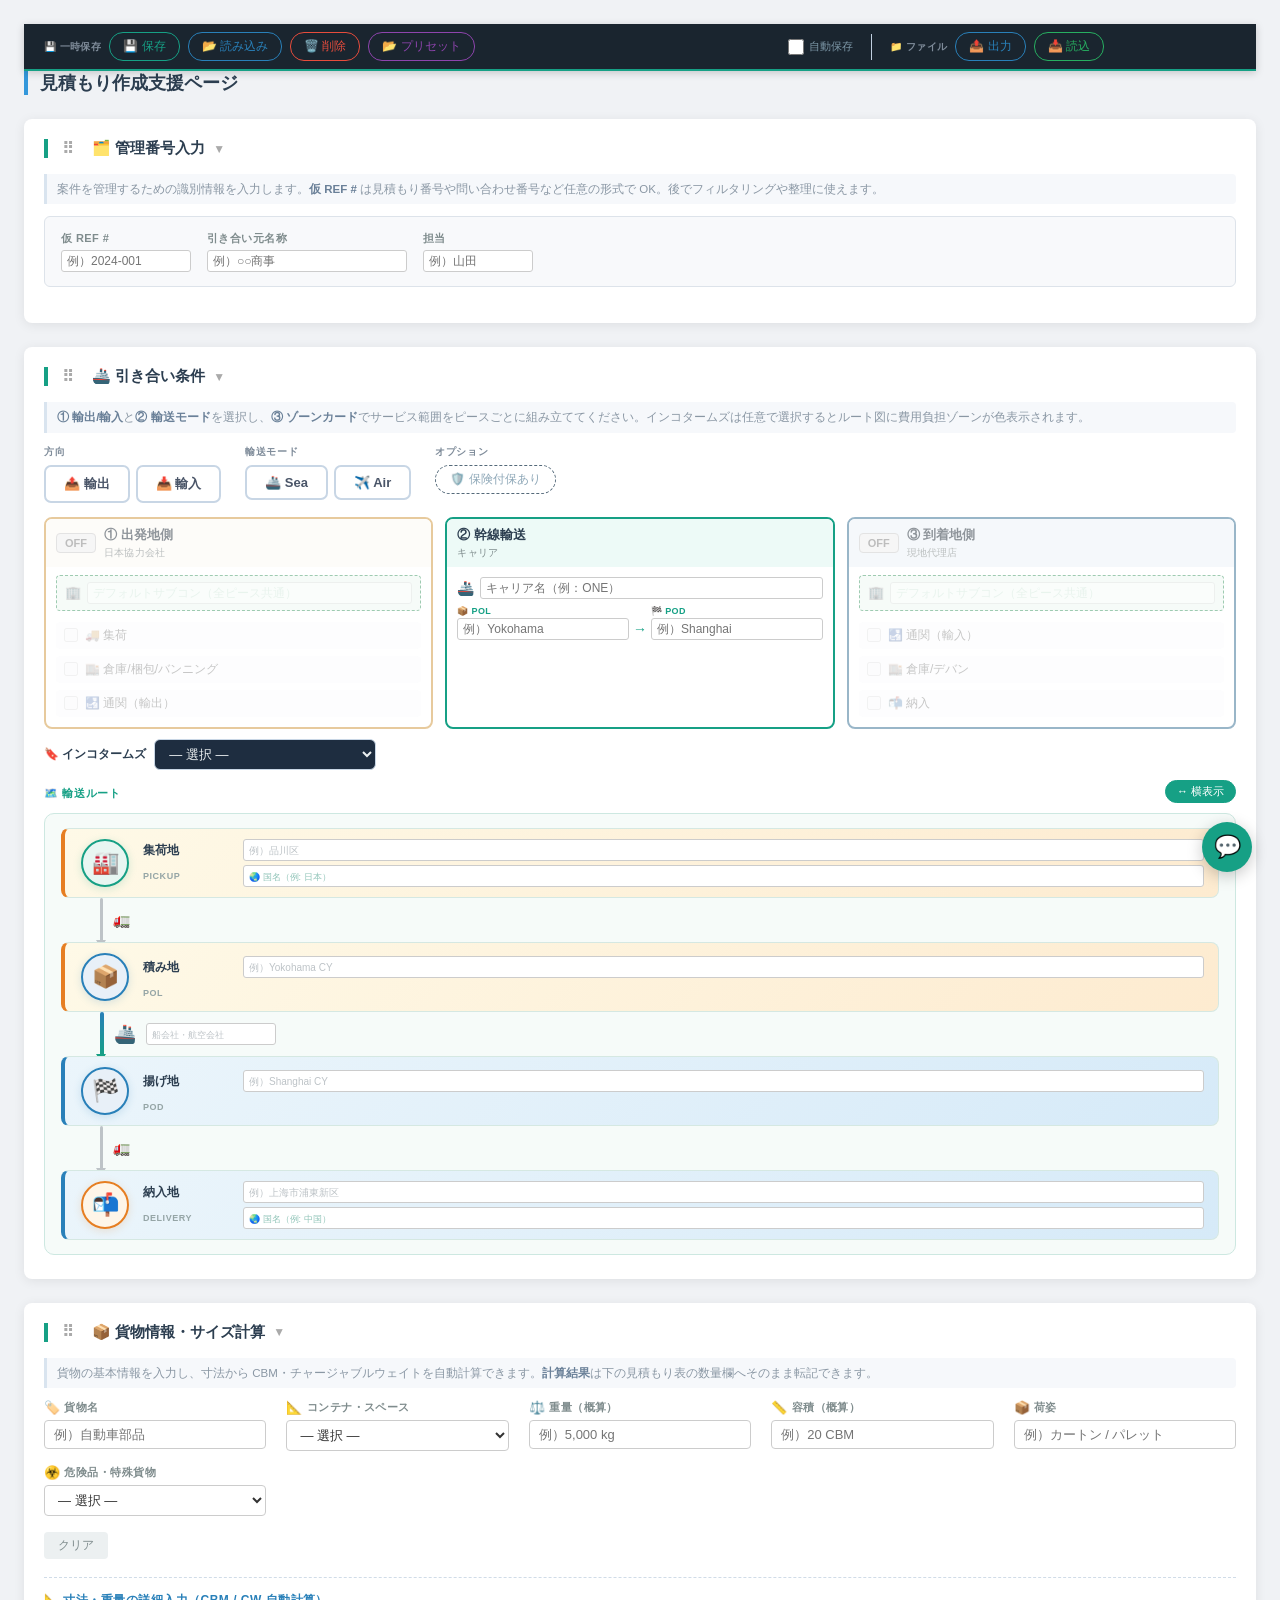
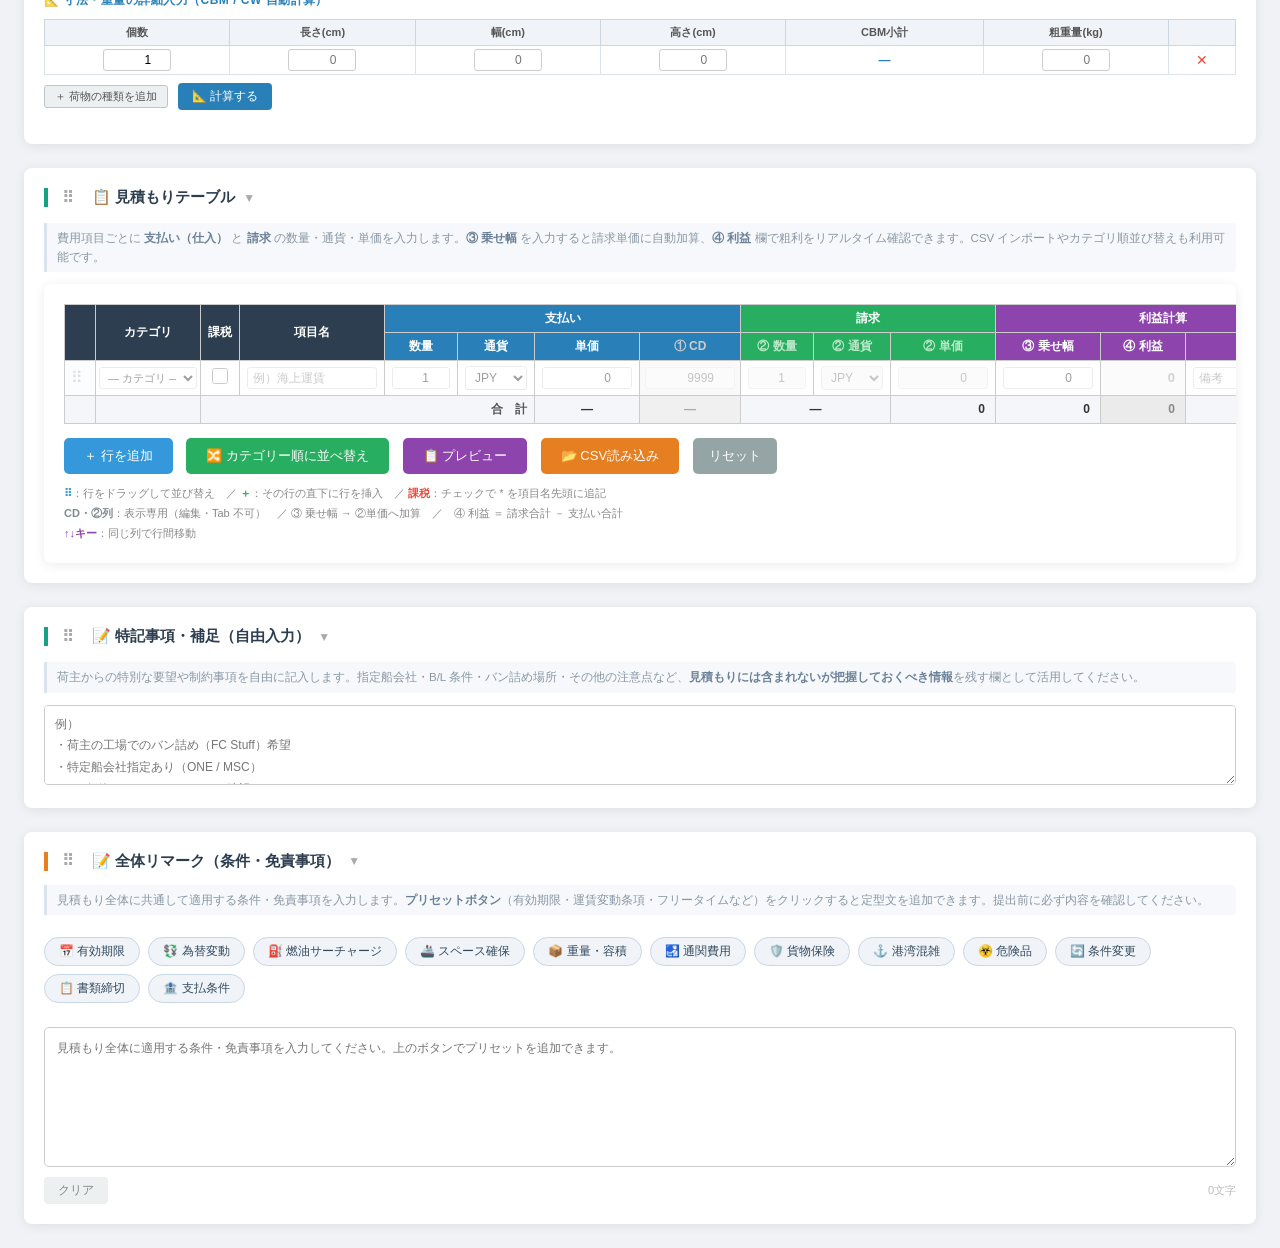
<file: index_bak_pre_patch16.html>
<!DOCTYPE html>
<html lang="ja">
<head>
<meta charset="UTF-8">
<meta name="viewport" content="width=device-width, initial-scale=1.0">
<title>見積もり作成支援</title>
<style>
* { box-sizing: border-box; margin: 0; padding: 0; }

body {
  font-family: 'Helvetica Neue', Arial, 'Hiragino Kaku Gothic ProN', sans-serif;
  background: #f0f2f5;
  padding: 24px;
  color: #333;
  font-size: 13px;
}

h1 {
  font-size: 18px;
  margin-bottom: 16px;
  color: #2c3e50;
  border-left: 4px solid #3498db;
  padding-left: 12px;
}

.container {
  background: white;
  border-radius: 8px;
  padding: 20px;
  box-shadow: 0 2px 12px rgba(0,0,0,0.08);
  overflow-x: auto;
}

/* ========== 見積もりヘッダー ========== */
.quote-header {
  display: flex;
  gap: 16px;
  flex-wrap: wrap;
  align-items: flex-end;
  margin-bottom: 16px;
  padding: 14px 16px;
  background: #f8f9fb;
  border: 1px solid #dde3ea;
  border-radius: 6px;
}
.quote-field { display: flex; flex-direction: column; gap: 4px; }
.quote-field label {
  font-size: 11px; font-weight: 600; color: #7f8c8d;
  text-transform: uppercase; letter-spacing: 0.04em;
}
.quote-field input {
  border: 1px solid #ccc; border-radius: 4px;
  padding: 5px 9px; font-size: 13px; font-family: inherit;
  outline: none; transition: border-color 0.15s; background: #fff;
}
.quote-field input:focus { border-color: #3498db; }
#qf-ref      { width: 130px; }
#qf-customer { width: 200px; }
#qf-person   { width: 110px; }

/* ========== テーブル ========== */
table { border-collapse: collapse; width: 100%; min-width: 1300px; }
th, td {
  border: 1px solid #ccc;
  padding: 5px 7px;
  text-align: center;
  white-space: nowrap;
}

.hd-base   { background: #2c3e50; color: #fff; font-weight: 600; font-size: 12px; }
.hd-pay    { background: #2980b9; color: #fff; font-weight: 600; font-size: 12px; }
.hd-bill   { background: #27ae60; color: #fff; font-weight: 600; font-size: 12px; }
.hd-profit { background: #8e44ad; color: #fff; font-weight: 600; font-size: 12px; }

/* ドラッグハンドル */
.drag-handle {
  cursor: grab;
  color: #aaa;
  font-size: 16px;
  padding: 0 4px;
  user-select: none;
  line-height: 1;
}
.drag-handle:active { cursor: grabbing; }
td.handle-cell {
  width: 28px;
  background: #f8f9fb;
  padding: 3px 2px;
}

/* ドラッグ中の行スタイル */
tr.dragging {
  opacity: 0.4;
  background: #eaf4fb !important;
}
tr.drag-over-top td {
  border-top: 3px solid #3498db !important;
}
tr.drag-over-bottom td {
  border-bottom: 3px solid #3498db !important;
}

/* 課税 */
td.tax-cell { width: 44px; }
input[type="checkbox"] { width: 16px; height: 16px; cursor: pointer; accent-color: #e74c3c; }
tr.taxed td { background-color: rgba(231,76,60,0.06) !important; }
tr.taxed td.profit-pos { background-color: #fde8e8 !important; }

/* 入力共通 */
input[type="text"],
input[type="number"],
select {
  border: 1px solid #ccc; border-radius: 3px; padding: 3px 5px;
  font-size: 12px; font-family: inherit; background: #fff;
  outline: none; transition: border-color 0.15s;
}
input[type="text"]:focus,
input[type="number"]:focus,
select:focus { border-color: #3498db; }
input[type="number"] { text-align: right; }

.w-name  { width: 130px; }
.w-qty   { width: 58px; }
.w-cur   { width: 62px; }
.w-price { width: 90px; }
.w-mkup  { width: 90px; }
.w-note  { width: 130px; }
.w-cat   { width: 98px; font-size: 11px; padding: 3px 4px; }

/* 表示専用 */
.display-field {
  pointer-events: none !important;
  cursor: default !important;
  user-select: none !important;
  background: #f4f4f4 !important;
  border-color: #e0e0e0 !important;
  color: #666 !important;
}
select.display-field { color: #666 !important; }

/* CD セル */
td.cd-cell { background: #f0f0f0; padding: 3px 5px; min-width: 100px; }
td.cat-cell { padding: 2px 3px !important; width: 105px; }

td.profit-cell { font-weight: bold; text-align: right; padding-right: 10px; min-width: 85px; }
td.profit-pos  { background: #eafaf1; color: #1e8449; }
td.profit-neg  { background: #fdf2f2; color: #c0392b; }
td.profit-zero { background: #f5f5f5; color: #888; }

tfoot td { background: #f5f6fa; font-weight: bold; font-size: 12px; }
tfoot .profit-pos { background: #d5f5e3; }
tfoot .profit-neg { background: #fadbd8; }
tfoot .profit-zero{ background: #ebebeb; }

/* ========== カテゴリー色分け ========== */
tr.cat-domestic  td { background: #fff5ec !important; }
tr.cat-ocean     td { background: #e8f4fd !important; }
tr.cat-air       td { background: #eeeeff !important; }
tr.cat-overseas  td { background: #edfaf3 !important; }
tr.cat-surcharge td { background: #fafae6 !important; }
tr.cat-customs   td { background: #f5ecff !important; }
tr.cat-insurance td { background: #fff0f8 !important; }
tr.cat-other     td { background: #f0f0f0 !important; }

tr.cat-domestic  td.profit-pos { background: #ffd8b0 !important; }
tr.cat-ocean     td.profit-pos { background: #b3d9f7 !important; }
tr.cat-air       td.profit-pos { background: #c4c0ff !important; }
tr.cat-overseas  td.profit-pos { background: #b8f0d1 !important; }
tr.cat-surcharge td.profit-pos { background: #e8e8a0 !important; }
tr.cat-customs   td.profit-pos { background: #dbb8ff !important; }
tr.cat-insurance td.profit-pos { background: #ffb8e8 !important; }
tr.cat-other     td.profit-pos { background: #c8c8c8 !important; }

tr.cat-domestic:hover  td { background: #ffe5cc !important; }
tr.cat-ocean:hover     td { background: #cce5f8 !important; }
tr.cat-air:hover       td { background: #d8d5ff !important; }
tr.cat-overseas:hover  td { background: #d0f5e5 !important; }
tr.cat-surcharge:hover td { background: #f5f5c0 !important; }
tr.cat-customs:hover   td { background: #e5d0ff !important; }
tr.cat-insurance:hover td { background: #ffd0ef !important; }
tr.cat-other:hover     td { background: #e0e0e0 !important; }

/* ========== 未入力行グレーアウト ========== */
tr.row-unfilled td { opacity: 0.38; }
tr.row-unfilled:hover td { opacity: 0.65; }

/* 非カテゴリ行のホバー */
tbody tr:not([class*="cat-"]):hover td { background-color: rgba(52,152,219,0.04); }
tbody tr:not([class*="cat-"]):hover td.cd-cell { background-color: #e8e8e8; }
tbody tr:not([class*="cat-"]):hover td.handle-cell { background-color: #eef0f3; }
tbody tr:not([class*="cat-"]):hover td.profit-pos { background-color: #c8f0d8; }
tbody tr:not([class*="cat-"]):hover td.profit-neg { background-color: #f5cece; }

.btn-del {
  background: #e74c3c; color: white; border: none; border-radius: 3px;
  cursor: pointer; padding: 3px 9px; font-size: 11px; transition: background 0.15s;
}
.btn-del:hover { background: #c0392b; }
.btn-ins {
  background: #27ae60; color: white; border: none; border-radius: 3px;
  cursor: pointer; padding: 3px 9px; font-size: 11px;
  transition: background 0.15s; margin-left: 4px;
}
.btn-ins:hover { background: #1e8449; }
.btn-add {
  display: inline-block; margin-top: 14px;
  background: #3498db; color: white; border: none; border-radius: 5px;
  cursor: pointer; padding: 9px 20px; font-size: 13px;
  font-family: inherit; transition: background 0.15s;
}
.btn-add:hover { background: #2980b9; }
.btn-reset {
  display: inline-block; margin-top: 14px; margin-left: 10px;
  background: #95a5a6; color: white; border: none; border-radius: 5px;
  cursor: pointer; padding: 9px 16px; font-size: 13px;
  font-family: inherit; transition: background 0.15s;
}
.btn-reset:hover { background: #7f8c8d; }
.btn-preview {
  display: inline-block; margin-top: 14px; margin-left: 10px;
  background: #8e44ad; color: white; border: none; border-radius: 5px;
  cursor: pointer; padding: 9px 20px; font-size: 13px;
  font-family: inherit; transition: background 0.15s;
}
.btn-preview:hover { background: #7d3c98; }
.btn-csv-import {
  display: inline-block; margin-top: 14px; margin-left: 10px;
  background: #e67e22; color: white; border: none; border-radius: 5px;
  cursor: pointer; padding: 9px 20px; font-size: 13px;
  font-family: inherit; transition: background 0.15s;
}
.btn-csv-import:hover { background: #d35400; }
.btn-sort-cat {
  display: inline-block; margin-top: 14px; margin-left: 10px;
  background: #27ae60; color: white; border: none; border-radius: 5px;
  cursor: pointer; padding: 9px 20px; font-size: 13px;
  font-family: inherit; transition: background 0.15s;
}
.btn-sort-cat:hover { background: #1e8449; }

/* CSV読み込みエリア */
#csvDropZone {
  display: none;
  margin-top: 14px;
  border: 2px dashed #e67e22;
  border-radius: 6px;
  padding: 18px;
  text-align: center;
  color: #e67e22;
  font-size: 13px;
  background: #fff8f3;
  transition: background 0.2s;
  cursor: pointer;
}
#csvDropZone.active { background: #fde8d0; }
#csvDropZone p { margin-top: 6px; font-size: 11px; color: #aaa; }

#csvMsg {
  display: none;
  margin-top: 10px;
  padding: 8px 14px;
  border-radius: 5px;
  font-size: 12px;
  font-weight: 600;
}
#csvMsg.success { background: #eafaf1; color: #1e8449; display: block; }
#csvMsg.error   { background: #fdf2f2; color: #c0392b; display: block; }

/* ========== 引き合い条件 ========== */
.condition-section {
  margin-top: 24px;
  background: white;
  border-radius: 8px;
  padding: 20px;
  box-shadow: 0 2px 12px rgba(0,0,0,0.08);
}
.condition-section h2 {
  font-size: 15px;
  color: #2c3e50;
  border-left: 4px solid #16a085;
  padding-left: 10px;
  margin-bottom: 16px;
  cursor: pointer;
  user-select: none;
  display: flex;
  align-items: center;
  gap: 8px;
}
.condition-section h2 .toggle-icon { font-size: 12px; color: #aaa; }

.condition-grid {
  display: grid;
  grid-template-columns: repeat(auto-fill, minmax(220px, 1fr));
  gap: 14px 20px;
  margin-bottom: 16px;
}
.cond-field { display: flex; flex-direction: column; gap: 5px; }
.cond-field label {
  font-size: 11px; font-weight: 600; color: #7f8c8d;
  text-transform: uppercase; letter-spacing: 0.04em;
  display: flex; align-items: center; gap: 4px;
}
.cond-field label .cond-icon { font-size: 13px; }
.cond-field input,
.cond-field select,
.cond-field textarea {
  border: 1px solid #ccc; border-radius: 4px;
  padding: 6px 9px; font-size: 13px; font-family: inherit;
  outline: none; transition: border-color 0.15s; background: #fff;
  color: #333;
}
.cond-field input:focus,
.cond-field select:focus,
.cond-field textarea:focus { border-color: #16a085; }

.cond-divider {
  grid-column: 1 / -1;
  border: none;
  border-top: 1px dashed #e0e5ec;
  margin: 2px 0;
}
.cond-section-label {
  grid-column: 1 / -1;
  font-size: 11px;
  font-weight: 700;
  color: #16a085;
  text-transform: uppercase;
  letter-spacing: 0.06em;
  margin-bottom: -4px;
}

/* ===== 輸送ルート マイルストーン ===== */
.route-milestone-wrap {
  grid-column: 1 / -1;
  margin-bottom: 4px;
}
.route-milestone {
  display: flex;
  align-items: flex-start;
  padding: 18px 16px 16px;
  background: #f6fbf9;
  border: 1.5px solid #cde8e1;
  border-radius: 10px;
  overflow-x: auto;
  margin-top: 8px;
  gap: 0;
}
/* ノード（各拠点） */
.route-node {
  display: flex;
  flex-direction: column;
  align-items: center;
  gap: 6px;
  flex-shrink: 0;
  min-width: 108px;
}
.route-node-badge {
  width: 48px; height: 48px;
  border-radius: 50%;
  display: flex; align-items: center; justify-content: center;
  font-size: 22px;
  background: #e8f6f2;
  border: 2.5px solid #16a085;
  box-shadow: 0 2px 8px rgba(22,160,133,.18);
  flex-shrink: 0;
}
.rn-badge-port {
  background: #e8f0f8;
  border-color: #2980b9;
  box-shadow: 0 2px 8px rgba(41,128,185,.18);
}
.rn-badge-dest {
  background: #fef5e8;
  border-color: #e67e22;
  box-shadow: 0 2px 8px rgba(230,126,34,.18);
}
.route-node-name {
  font-size: 11px;
  font-weight: 700;
  color: #2c3e50;
  text-align: center;
  line-height: 1.2;
}
.route-node-sub {
  font-size: 9px;
  color: #95a5a6;
  letter-spacing: .06em;
  text-transform: uppercase;
  margin-top: -4px;
  font-weight: 600;
}
.route-input {
  width: 96px;
  border: 1px solid #c8d6d2;
  border-radius: 5px;
  padding: 5px 6px;
  font-size: 11px;
  font-family: inherit;
  text-align: center;
  outline: none;
  background: #fff;
  color: #2c3e50;
  transition: border-color .15s, box-shadow .15s;
}
.route-input:focus {
  border-color: #16a085;
  box-shadow: 0 0 0 2px rgba(22,160,133,.15);
}
.route-input::placeholder { color: #bdc3c7; font-size: 10px; }
/* コネクター（区間矢印） */
.route-connector {
  flex: 1;
  min-width: 28px;
  max-width: 70px;
  display: flex;
  flex-direction: column;
  align-items: center;
  padding-top: 22px;   /* バッジ中心に揃える */
  gap: 4px;
  flex-shrink: 1;
}
.route-conn-track {
  width: 100%;
  height: 3px;
  background: #bdc3c7;
  border-radius: 2px;
  position: relative;
}
.route-conn-track::after {
  content: '';
  position: absolute;
  right: -6px; top: -4px;
  border-top: 5.5px solid transparent;
  border-bottom: 5.5px solid transparent;
  border-left: 8px solid #bdc3c7;
}
.route-conn-icon {
  font-size: 13px;
  line-height: 1;
  margin-top: 2px;
}
/* 主要区間（港間：海上/航空）─ 太く色付け */
.route-conn-main .route-conn-track {
  height: 4px;
  background: linear-gradient(90deg, #2980b9 0%, #16a085 100%);
}
.route-conn-main .route-conn-track::after { border-left-color: #16a085; }
.route-conn-main .route-conn-icon { font-size: 18px; }
/* ─── ルートレイアウト切り替えボタン ─── */
.route-milestone-header {
  display: flex;
  align-items: center;
  justify-content: space-between;
  margin-bottom: 10px;
}
.route-layout-toggle {
  font-size: 11px;
  padding: 3px 11px;
  border: 1px solid #16a085;
  border-radius: 12px;
  background: transparent;
  color: #16a085;
  cursor: pointer;
  font-family: inherit;
  transition: all .15s;
  white-space: nowrap;
}
.route-layout-toggle:hover,
.route-layout-toggle.active {
  background: #16a085;
  color: #fff;
}

/* ─── 縦レイアウト ─── */
.route-milestone.vertical {
  flex-direction: column;
  align-items: stretch;
  overflow-x: visible;
  gap: 0;
  padding: 14px 16px;
}

/* 縦：ノードをグリッドカードに */
.route-milestone.vertical .route-node {
  display: grid;
  grid-template-columns: 52px 88px 1fr;
  grid-template-rows: auto auto;
  column-gap: 12px;
  row-gap: 3px;
  align-items: center;
  min-width: unset;
  background: #fff;
  border: 1px solid #d5e8e2;
  border-radius: 8px;
  padding: 10px 14px;
}
.route-milestone.vertical .route-node-badge {
  grid-column: 1;
  grid-row: 1 / 3;
  align-self: center;
  justify-self: center;
}
.route-milestone.vertical .route-node-name {
  grid-column: 2;
  grid-row: 1;
  text-align: left;
  font-size: 12px;
}
.route-milestone.vertical .route-node-sub {
  grid-column: 2;
  grid-row: 2;
  text-align: left;
  margin-top: 0;
}
/* 入力欄1つ目 */
.route-milestone.vertical .route-input:not(.route-input-country):not(.route-input-wh-type) {
  grid-column: 3;
  grid-row: 1;
  width: 100%;
  max-width: none;
  text-align: left;
}
/* 入力欄2つ目（国名・作業種別） */
.route-milestone.vertical .route-input-country,
.route-milestone.vertical .route-input-wh-type {
  grid-column: 3;
  grid-row: 2;
  width: 100%;
  max-width: none;
  text-align: left;
}

/* 縦：コネクターを縦線に */
.route-milestone.vertical .route-connector {
  flex-direction: row;
  align-items: center;
  padding: 0 0 0 39px;   /* バッジ中心に揃える: 16px(wrap padding)+14px(card padding)+24px(badge半径)−15px */
  min-width: unset;
  max-width: unset;
  flex: none;
  height: 44px;
  gap: 10px;
}
.route-milestone.vertical .route-conn-track {
  width: 3px;
  height: 100%;
  background: #bdc3c7;
  border-radius: 2px;
  position: relative;
  flex-shrink: 0;
}
/* 横レイアウトの右向き矢印を上書き → 下向きに */
.route-milestone.vertical .route-conn-track::after {
  border-top: 8px solid #bdc3c7;
  border-left: 5.5px solid transparent;
  border-right: 5.5px solid transparent;
  border-bottom: none;
  top: auto;
  bottom: -6px;
  right: auto;
  left: -4px;
}
.route-milestone.vertical .route-conn-icon {
  margin-top: 0;
  font-size: 14px;
}
.route-milestone.vertical .route-conn-carrier {
  margin-top: 0;
  max-width: 130px;
  text-align: left;
}
/* 縦：メイン区間（太め・グラデーション） */
.route-milestone.vertical .route-conn-main .route-conn-track {
  width: 4px;
  height: 100%;
  background: linear-gradient(180deg, #2980b9 0%, #16a085 100%);
}
.route-milestone.vertical .route-conn-main .route-conn-track::after {
  border-top-color: #16a085;
}
.route-milestone.vertical .route-conn-main .route-conn-icon { font-size: 18px; }

/* ─── インコタームズ責任ゾーン（縦レイアウト） ─── */
/* 売り手責任ノード */
.route-milestone.vertical .route-node.rn-seller {
  border-left: 4px solid #16a085;
  background: linear-gradient(to right, #e8f8f5 0%, #fff 30%);
}
/* 責任移転ポイント */
.route-milestone.vertical .route-node.rn-transfer {
  border-left: 4px solid #e67e22;
  background: linear-gradient(to right, #fef5e7 0%, #fff 30%);
  position: relative;
}
/* 買い手責任ノード */
.route-milestone.vertical .route-node.rn-buyer {
  border-left: 4px solid #2980b9;
  background: linear-gradient(to right, #ebf5fb 0%, #fff 30%);
}
/* 保険区間ノード（dottedアクセント） */
.route-milestone.vertical .route-node.rn-insured {
  outline: 2px dashed #2471a3;
  outline-offset: -2px;
}
/* 横レイアウト用責任ゾーン（上ボーダー） */
.route-milestone:not(.vertical) .route-node.rn-seller { border-top: 3px solid #16a085; }
.route-milestone:not(.vertical) .route-node.rn-transfer { border-top: 3px solid #e67e22; }
.route-milestone:not(.vertical) .route-node.rn-buyer   { border-top: 3px solid #2980b9; }
.route-milestone:not(.vertical) .route-node.rn-insured { outline: 2px dashed #2471a3; outline-offset: -2px; }

/* インコタームズ情報バー */
.incoterms-info-bar {
  display: none;
  gap: 6px;
  flex-wrap: wrap;
  align-items: center;
  background: #f8f9fb;
  border: 1px solid #d5e8e2;
  border-radius: 6px;
  padding: 7px 12px;
  margin-bottom: 8px;
  font-size: 11px;
}
.incoterms-info-bar.visible { display: flex; }
.inc-badge {
  display: inline-flex; align-items: center; gap: 4px;
  background: #1a5276; color: #fff; font-weight: 700;
  padding: 2px 10px; border-radius: 10px; font-size: 12px;
  letter-spacing: .04em;
}
.inc-zone-seller { color: #16a085; font-weight: 600; }
.inc-zone-buyer  { color: #2980b9; font-weight: 600; }
.inc-transfer    { color: #e67e22; font-weight: 600; }
.inc-insurance   { color: #2471a3; font-weight: 600; }
.inc-sep { color: #bdc3c7; }
.inc-legend { display: flex; gap: 8px; flex-wrap: wrap; margin-left: 4px; }
.inc-legend-item { display: flex; align-items: center; gap: 3px; font-size: 10px; color: #666; }
.inc-legend-item::before { content: ''; display: inline-block; width: 10px; height: 3px; border-radius: 2px; }
.inc-legend-item.seller::before { background: #16a085; }
.inc-legend-item.transfer::before { background: #e67e22; }
.inc-legend-item.buyer::before { background: #2980b9; }
.inc-legend-item.insured::before { border: 1.5px dashed #2471a3; height: 0; }

/* 保険区間表示バー */
.insurance-info-bar {
  display: none;
  align-items: center;
  gap: 8px;
  background: #eaf4fb;
  border: 1px dashed #2471a3;
  border-radius: 6px;
  padding: 6px 12px;
  margin-bottom: 8px;
  font-size: 11px;
  color: #1a5276;
}
.insurance-info-bar.visible { display: flex; }
.ins-label { font-weight: 700; }
.ins-range { color: #2980b9; font-weight: 600; }

/* 国名フィールド（起点・終点） */
.route-input-country {
  background: #f0f9f6;
  border-color: #a8d5c8;
  font-size: 10px;
  padding: 3px 6px;
  color: #2c7a6a;
}
.route-input-country:focus { border-color: #16a085; box-shadow: 0 0 0 2px rgba(22,160,133,.12); }
.route-input-country::placeholder { color: #90c4b8; font-size: 9px; }
/* 運送人フィールド（コネクター内） */
.route-conn-carrier {
  width: 100%;
  max-width: 80px;
  border: 1px solid #d0d7de;
  border-radius: 4px;
  padding: 3px 5px;
  font-size: 10px;
  font-family: inherit;
  text-align: center;
  outline: none;
  background: #fff;
  color: #2c3e50;
  margin-top: 3px;
  transition: border-color .15s;
}
.route-conn-carrier:focus { border-color: #16a085; box-shadow: 0 0 0 2px rgba(22,160,133,.12); }
.route-conn-carrier::placeholder { color: #bdc3c7; font-size: 8.5px; }
/* 倉庫ノードバッジ */
.rn-badge-wh {
  background: #fef9e7;
  border-color: #f39c12;
  box-shadow: 0 2px 8px rgba(243,156,18,.18);
}
/* 倉庫作業種別セレクト */
.route-input-wh-type {
  width: 96px;
  border: 1px solid #f5cba7;
  border-radius: 5px;
  padding: 4px 5px;
  font-size: 10px;
  font-family: inherit;
  outline: none;
  background: #fff;
  color: #2c3e50;
  text-align: center;
  cursor: pointer;
}
.route-input-wh-type:focus { border-color: #f39c12; box-shadow: 0 0 0 2px rgba(243,156,18,.15); }

/* ===== 作業範囲セレクター ===== */
.scope-selector-wrap {
  background: linear-gradient(135deg, #1a252f 0%, #2c3e50 100%);
  border-radius: 8px;
  padding: 14px 18px 12px;
  margin-bottom: 18px;
}
.scope-selector-title {
  font-size: 10px;
  font-weight: 700;
  color: #7f8c8d;
  text-transform: uppercase;
  letter-spacing: .08em;
  margin-bottom: 9px;
}
/* ---- 引き合い条件 最上位バー ---- */
.cond-primary-bar {
  display: flex;
  flex-wrap: wrap;
  gap: 16px 24px;
  align-items: flex-start;
  margin-bottom: 14px;
}
.cond-prim-group {
  display: flex;
  flex-direction: column;
  gap: 6px;
}
.cond-prim-label {
  font-size: 10px;
  font-weight: 700;
  color: #7f8c9a;
  letter-spacing: .06em;
  text-transform: uppercase;
}
.cond-prim-btns {
  display: flex;
  gap: 6px;
  flex-wrap: wrap;
}
.cond-prim-btn {
  padding: 8px 18px;
  border-radius: 7px;
  border: 2px solid #c8d6e5;
  background: #fff;
  color: #4a5568;
  font-size: 13px;
  font-weight: 600;
  cursor: pointer;
  font-family: inherit;
  transition: border-color .15s, background .15s, color .15s;
  white-space: nowrap;
}
.cond-prim-btn:hover {
  border-color: #16a085;
  color: #16a085;
}
.cond-prim-btn.active {
  border-color: #16a085;
  background: #16a085;
  color: #fff;
}
/* ---- スコープ拡張オプション ---- */
/* opt-hidden: 非表示（梱包ノードなど） */
.opt-hidden { display: none !important; }
/* opt-extended: 通常スコープ外のオプション表示（点線枠） */
.route-node.rn-opt-extended {
  border-style: dashed !important;
  opacity: 0.85;
}
.route-node.rn-opt-extended::after {
  content: 'オプション';
  display: block;
  font-size: 9px;
  color: #e67e22;
  font-weight: 700;
  margin-top: 3px;
  letter-spacing: .04em;
}
/* 梱包ノードのバッジ色 */
.rn-badge-pack {
  background: #f39c12 !important;
  color: #fff !important;
}
/* ---- マイルストーン ゾーン背景色 ---- */
.route-node { position: relative; }

/* 輸出地ノード（アンバー系） */
.rn-zone-origin {
  background: linear-gradient(135deg, #fef9e7 0%, #fdebd0 100%) !important;
  border-left: 4px solid #e67e22 !important;
}
/* 輸入地ノード（ブルー系） */
.rn-zone-dest {
  background: linear-gradient(135deg, #ebf5fb 0%, #d6eaf8 100%) !important;
  border-left: 4px solid #2980b9 !important;
}

/* ノード非表示（✕）ボタン */
.node-hide-btn {
  position: absolute;
  top: 5px;
  right: 6px;
  background: none;
  border: 1px solid transparent;
  color: #ccc;
  font-size: 11px;
  line-height: 1;
  cursor: pointer;
  padding: 2px 5px;
  border-radius: 4px;
  font-family: inherit;
  transition: background .12s, color .12s, border-color .12s;
  z-index: 1;
}
.node-hide-btn:hover {
  background: #fdecea;
  border-color: #e74c3c;
  color: #e74c3c;
}

/* 通関ノードのバッジ色 */

/* ========== ゾーンビルダー ========== */
.zone-builder {
  display: flex;
  gap: 12px;
  margin: 14px 0 10px;
  flex-wrap: wrap;
  align-items: stretch;
}
.zone-card {
  flex: 1;
  min-width: 160px;
  border: 2px solid #dde3ea;
  border-radius: 8px;
  overflow: hidden;
  transition: opacity .2s, filter .2s;
}
.zone-card.zone-origin { border-color: #f39c12; }
.zone-card.zone-main   { border-color: #16a085; }
.zone-card.zone-dest   { border-color: #2980b9; }
.zone-card.zone-off    { opacity: .55; filter: grayscale(.4); }

.zone-card-header {
  display: flex;
  align-items: center;
  gap: 8px;
  padding: 7px 10px;
  background: #f8f9fb;
}
.zone-card.zone-origin .zone-card-header { background: #fef9f0; }
.zone-card.zone-main   .zone-card-header { background: #edfaf7; }
.zone-card.zone-dest   .zone-card-header { background: #eaf4fb; }

.zone-card-title {
  display: flex;
  flex-direction: column;
  gap: 2px;
}
.zone-num   { font-weight: 700; font-size: 13px; color: #2c3e50; }
.zone-subcon{ font-size: 10px; color: #7f8c8d; letter-spacing: .02em; }

.zone-toggle-btn {
  font-size: 11px;
  font-weight: 700;
  padding: 3px 8px;
  border-radius: 4px;
  border: 1px solid #ccc;
  cursor: pointer;
  background: #eee;
  color: #888;
  flex-shrink: 0;
  transition: background .15s, color .15s;
}
.zone-toggle-btn.on {
  background: #27ae60;
  border-color: #27ae60;
  color: #fff;
}
.zone-pieces {
  padding: 8px 10px;
  display: flex;
  flex-direction: column;
  gap: 5px;
  min-height: 80px;
}
.piece-item {
  display: flex;
  align-items: center;
  gap: 7px;
  font-size: 12px;
  cursor: pointer;
  padding: 5px 8px;
  border-radius: 4px;
  background: #f8f9fb;
  user-select: none;
  transition: background .12s;
}
.piece-item:hover { background: #ecf0f1; }
.piece-item input[type=checkbox] {
  width: 14px; height: 14px; flex-shrink: 0;
  accent-color: #27ae60; cursor: pointer;
}
.piece-item input[type=checkbox]:disabled { cursor: not-allowed; }
.piece-item:has(input:disabled) { opacity: .5; cursor: not-allowed; }

/* ── ピース行（チェックボックス＋サブコン入力）── */
.piece-row { display: flex; flex-direction: column; margin-bottom: 2px; }
.piece-subcon-area {
  display: none;
  flex-direction: column;
  gap: 4px;
  padding: 3px 8px 5px 28px;
  background: #f0f8f0;
  border-left: 2px solid #27ae60;
  border-radius: 0 0 4px 4px;
  margin-top: -3px;
}
.sc-entry { display: flex; align-items: center; gap: 4px; }
.sc-input {
  flex: 1; font-size: 11px; padding: 3px 7px;
  border: 1px solid #b2dfdb; border-radius: 4px;
  background: #fff; min-width: 0; color: #2c3e50;
}
.sc-input:focus { outline: none; border-color: #27ae60; }
.sc-add-btn, .sc-del-btn {
  font-size: 14px; line-height: 1; width: 22px; height: 22px;
  border: none; border-radius: 4px; cursor: pointer;
  display: flex; align-items: center; justify-content: center;
  flex-shrink: 0;
}
.sc-add-btn { background: #d5f5e3; color: #1e8449; }
.sc-del-btn { background: #fdecea; color: #c0392b; }
.sc-add-btn:hover { background: #a9dfbf; }
.sc-del-btn:hover { background: #f5b7b1; }
.zone-off .piece-subcon-area { display: none !important; }

/* ── ゾーンデフォルトサブコン入力 ── */
.zone-default-sc {
  display: flex; align-items: center; gap: 6px;
  padding: 6px 8px; margin-bottom: 6px;
  background: #eaf9f1; border-radius: 4px;
  border: 1px dashed #27ae60;
}
.z-ds-label { font-size: 13px; flex-shrink: 0; }
.zone-default-input {
  flex: 1; font-size: 11px; padding: 4px 8px;
  border: 1px solid #27ae60; border-radius: 4px; min-width: 0;
  color: #1e8449; font-weight: 600;
}
.zone-default-input::placeholder { color: #a9dfbf; font-weight: 400; }
.zone-off .zone-default-input   { opacity: .45; pointer-events: none; }

/* ── Zone② 幹線輸送入力 ── */
.zone2-inputs { padding: 10px 10px 8px; }
.z2-row { display: flex; align-items: center; gap: 6px; margin-bottom: 7px; }
.z2-label { font-size: 14px; flex-shrink: 0; }
.z2-pol-pod-row { display: flex; align-items: flex-end; gap: 4px; }
.z2-port { display: flex; flex-direction: column; gap: 2px; flex: 1; min-width: 0; }
.z2-port-label { font-size: 9px; font-weight: 700; color: #16a085; letter-spacing: .04em; }
.z2-input {
  font-size: 11px; padding: 4px 7px;
  border: 1px solid #b2dfdb; border-radius: 4px;
  width: 100%; box-sizing: border-box; color: #2c3e50;
}
.z2-input:focus { border-color: #16a085; outline: none; }
.z2-arrow { color: #16a085; font-weight: bold; font-size: 14px; padding-bottom: 3px; flex-shrink: 0; }

/* ── マイルストーン ノードサブコンタグ ── */
.node-subcon-tag {
  display: none; font-size: 9.5px; font-weight: 600;
  color: #1e8449; background: #d5f5e3;
  border-radius: 3px; padding: 1px 5px; margin-top: 3px;
  text-align: center; max-width: 100%; overflow: hidden; text-overflow: ellipsis; white-space: nowrap;
}
.node-subcon-tag:not(:empty) { display: block; }

.zone-fixed-content {
  padding: 16px 10px;
  text-align: center;
}
.zone-fixed-route {
  font-size: 15px;
  font-weight: 700;
  color: #16a085;
  letter-spacing: .06em;
}
.zone2-carrier {
  font-size: 11px;
  color: #7f8c8d;
  margin-top: 5px;
}

.rn-badge-customs {
  background: #8e44ad !important;
  color: #fff !important;
}

/* FCL/LCL サブボタン */
.cond-sub-btns {
  display: flex;
  gap: 4px;
}
.cond-sub-btn {
  padding: 4px 12px;
  border-radius: 5px;
  border: 1.5px solid #c8d6e5;
  background: #fff;
  color: #7f8c9a;
  font-size: 11px;
  font-weight: 600;
  cursor: pointer;
  font-family: inherit;
  transition: border-color .15s, background .15s, color .15s;
}
.cond-sub-btn.active {
  border-color: #2471a3;
  background: #2471a3;
  color: #fff;
}
/* インコタームズ行 */
.cond-inco-bar {
  display: flex;
  align-items: center;
  flex-wrap: wrap;
  gap: 8px;
  margin-bottom: 10px;
}
.cond-inco-label {
  font-size: 12px;
  font-weight: 600;
  color: #2c3e50;
  white-space: nowrap;
}
.cond-inco-bar select {
  padding: 6px 10px;
  border: 1.5px solid #c8d6e5;
  border-radius: 6px;
  font-size: 13px;
  font-family: inherit;
  background: #1e2d40;
  color: #ecf0f1;
  cursor: pointer;
  outline: none;
}
.cond-inco-bar select:focus { border-color: #16a085; }
.cond-inco-bar select option { background: #2c3e50; color: #ecf0f1; }
.cond-inco-bar select optgroup { background: #1a252f; color: #7f8c9a; font-style: normal; }

.scope-btns {
  display: flex;
  flex-wrap: wrap;
  gap: 7px;
}
.scope-btn {
  padding: 6px 15px;
  border: 1.5px solid #4a6278;
  border-radius: 20px;
  background: transparent;
  color: #95a5a6;
  font-size: 12px;
  font-family: inherit;
  cursor: pointer;
  transition: all .15s;
  white-space: nowrap;
  line-height: 1.4;
}
.scope-btn:hover {
  border-color: #16a085;
  color: #16a085;
  background: rgba(22,160,133,.1);
}
.scope-btn.active {
  border-color: #16a085;
  background: #16a085;
  color: #fff;
  font-weight: 700;
}
.scope-hint {
  font-size: 11px;
  color: #7f8c8d;
  margin: 8px 0 0;
  min-height: 14px;
  line-height: 1.5;
}
/* 倉庫オプショントグル */
.wh-toggle-wrap {
  display: flex;
  align-items: center;
  flex-wrap: wrap;
  gap: 10px;
  margin-top: 10px;
  padding-top: 10px;
  border-top: 1px solid rgba(255,255,255,.07);
}
/* インコタームズ・輸送モード（作業範囲セクション内横並び） */
.scope-inline-fields {
  display: flex;
  gap: 12px;
  flex-wrap: wrap;
  margin-top: 10px;
  padding-top: 10px;
  border-top: 1px solid rgba(255,255,255,.07);
}
.scope-inline-field {
  display: flex;
  flex-direction: column;
  gap: 5px;
  flex: 1;
  min-width: 160px;
}
.scope-inline-field label {
  font-size: 10px;
  font-weight: 700;
  color: #7f9aaa;
  letter-spacing: .04em;
}
.scope-inline-field select {
  background: rgba(255,255,255,.07);
  border: 1px solid rgba(255,255,255,.15);
  border-radius: 6px;
  color: #d0dde5;
  font-size: 12px;
  font-family: inherit;
  padding: 6px 10px;
  outline: none;
  cursor: pointer;
  transition: border-color .15s;
}
.scope-inline-field select:focus { border-color: #16a085; }
.scope-inline-field select option { background: #2c3e50; color: #ecf0f1; }
.scope-inline-field select optgroup { background: #1a252f; color: #7f8c8d; font-style: normal; }
.wh-toggle-label {
  font-size: 9px;
  font-weight: 700;
  color: #5d7180;
  text-transform: uppercase;
  letter-spacing: .08em;
  white-space: nowrap;
}
.wh-toggle-btn {
  padding: 5px 14px;
  border: 1.5px dashed #556a7a;
  border-radius: 20px;
  background: transparent;
  color: #8fa8b8;
  font-size: 12px;
  font-family: inherit;
  cursor: pointer;
  transition: all .15s;
  white-space: nowrap;
  line-height: 1.4;
}
.wh-toggle-btn:hover {
  border-color: #f39c12;
  color: #f39c12;
  border-style: solid;
  background: rgba(243,156,18,.06);
}
.wh-toggle-btn.active {
  border-color: #f39c12;
  border-style: solid;
  background: rgba(243,156,18,.15);
  color: #f39c12;
  font-weight: 700;
}
.wh-toggle-btn.ins-on {
  border-color: #2471a3;
  border-style: solid;
  background: rgba(36,113,163,.12);
  color: #fff;
  background-color: #2471a3;
  font-weight: 700;
}
.wh-toggle-desc {
  font-size: 10px;
  color: #f39c12;
  font-style: italic;
  min-height: 14px;
}
/* フィールド非表示（スコープ外） */
.scope-hidden {
  display: none !important;
}

.cond-free { margin-top: 6px; }
.cond-free label {
  font-size: 11px; font-weight: 600; color: #7f8c8d;
  text-transform: uppercase; letter-spacing: 0.04em;
  display: block; margin-bottom: 6px;
}
#condFreeText {
  width: 100%; min-height: 80px;
  border: 1px solid #ccc; border-radius: 4px;
  padding: 8px 10px; font-size: 12px; font-family: inherit;
  line-height: 1.8; resize: vertical; outline: none;
  transition: border-color 0.15s;
}
#condFreeText:focus { border-color: #16a085; }

.cond-actions { display: flex; gap: 8px; margin-top: 12px; }
.btn-cond-clear {
  background: #ecf0f1; color: #7f8c8d; border: none; border-radius: 4px;
  padding: 5px 14px; font-size: 12px; cursor: pointer; font-family: inherit;
  transition: background 0.15s;
}
.btn-cond-clear:hover { background: #bdc3c7; color: #2c3e50; }

/* ========== サイズ計算 ========== */
.calc-wrapper {
  grid-column: 1 / -1;
  margin-top: 4px;
  overflow-x: auto;          /* はみ出しを横スクロールで対応 */
  -webkit-overflow-scrolling: touch;
}
.calc-mini-table {
  border-collapse: collapse;
  font-size: 12px;
  width: 100%;
  min-width: 480px;          /* 最低幅を確保してレイアウト崩れを防ぐ */
}
.calc-mini-table th {
  background: #f0f4f8;
  border: 1px solid #cdd6de;
  padding: 5px 6px;
  font-size: 11px;
  font-weight: 600;
  color: #555;
  text-align: center;
  white-space: nowrap;
}
.calc-mini-table td {
  border: 1px solid #dde3ea;
  padding: 3px 3px;
  text-align: center;
}
.calc-mini-table input[type="number"] {
  width: 68px;
  text-align: right;
  padding: 3px 4px;
  border: 1px solid #ccc;
  border-radius: 3px;
  font-size: 12px;
  font-family: inherit;
  outline: none;
}
.calc-mini-table input[type="number"]:focus { border-color: #3498db; }
.cbm-result {
  color: #2980b9;
  font-weight: 700;
  text-align: right;
  padding-right: 8px;
  min-width: 80px;
  font-size: 12px;
}
.btn-calc-add {
  margin-top: 6px;
  background: #ecf0f1;
  color: #555;
  border: 1px solid #bcc4cc;
  border-radius: 3px;
  padding: 3px 10px;
  font-size: 11px;
  cursor: pointer;
  font-family: inherit;
  transition: background 0.15s;
}
.btn-calc-add:hover { background: #d5dde5; }
.btn-calc-row-del {
  background: none;
  border: none;
  color: #e74c3c;
  cursor: pointer;
  font-size: 14px;
  padding: 0 4px;
  line-height: 1;
}
.btn-calc-run {
  display: inline-block;
  margin-top: 8px;
  margin-left: 6px;
  background: #2980b9;
  color: white;
  border: none;
  border-radius: 4px;
  padding: 5px 14px;
  font-size: 12px;
  cursor: pointer;
  font-family: inherit;
  transition: background 0.15s;
}
.btn-calc-run:hover { background: #1a6fa8; }
.calc-results-panel {
  display: none;
  margin-top: 10px;
  padding: 10px 16px;
  background: #f0f8ff;
  border: 1px solid #b8d8f8;
  border-radius: 6px;
}
.calc-results-grid {
  display: flex;
  flex-wrap: wrap;
  gap: 12px 28px;
  margin-bottom: 6px;
}
.calc-result-item { display: flex; flex-direction: column; gap: 2px; }
.calc-r-lbl {
  font-size: 10px;
  font-weight: 700;
  color: #7f8c8d;
  text-transform: uppercase;
  letter-spacing: 0.06em;
}
.calc-r-val {
  font-size: 15px;
  font-weight: 700;
  color: #2c3e50;
}
.calc-r-val.hl-blue   { color: #2980b9; }
.calc-r-val.hl-green  { color: #27ae60; }
.calc-r-val.hl-orange { color: #e67e22; }

.calc-divider-line {
  border: none;
  border-top: 1px dashed #b8d8f8;
  margin: 8px 0;
}
.calc-reflect-title {
  font-size: 11px;
  font-weight: 700;
  color: #2980b9;
  margin-bottom: 8px;
  text-transform: uppercase;
  letter-spacing: 0.06em;
}
.calc-reflect-row {
  display: flex;
  align-items: center;
  gap: 8px;
  margin-bottom: 6px;
  flex-wrap: wrap;
}
.calc-reflect-lbl {
  min-width: 160px;
  font-size: 12px;
  font-weight: 600;
  color: #34495e;
}
.calc-row-select {
  border: 1px solid #ccc;
  border-radius: 3px;
  padding: 3px 7px;
  font-size: 12px;
  font-family: inherit;
  outline: none;
  max-width: 200px;
}
.calc-row-select:focus { border-color: #2980b9; }
.btn-do-reflect {
  background: #e67e22;
  color: white;
  border: none;
  border-radius: 3px;
  padding: 3px 10px;
  font-size: 11px;
  cursor: pointer;
  font-family: inherit;
  transition: background 0.15s;
}
.btn-do-reflect:hover { background: #d35400; }

/* プレビュー内：引き合い条件 */
#pvCondBox {
  margin-bottom: 14px;
  padding: 12px 16px;
  background: #f0faf8;
  border: 1px solid #a8d8ce;
  border-radius: 5px;
  font-size: 12px;
}
#pvCondBox strong {
  display: block;
  font-size: 12px;
  color: #0e6655;
  margin-bottom: 8px;
  padding-bottom: 4px;
  border-bottom: 1px solid #a8d8ce;
}
.pv-cond-grid {
  display: grid;
  grid-template-columns: repeat(auto-fill, minmax(200px, 1fr));
  gap: 6px 16px;
}
.pv-cond-item { display: flex; gap: 6px; font-size: 12px; }
.pv-cond-lbl { color: #7f8c8d; font-weight: 600; white-space: nowrap; }
.pv-cond-val { color: #2c3e50; }
.pv-cond-free {
  margin-top: 8px; padding-top: 8px;
  border-top: 1px dashed #a8d8ce;
  font-size: 12px; color: #2c3e50;
  white-space: pre-wrap; line-height: 1.7;
}

/* ========== リマーク欄 ========== */
.remark-section {
  margin-top: 24px;
  background: white;
  border-radius: 8px;
  padding: 20px;
  box-shadow: 0 2px 12px rgba(0,0,0,0.08);
}
.remark-section h2 {
  font-size: 15px;
  color: #2c3e50;
  border-left: 4px solid #e67e22;
  padding-left: 10px;
  margin-bottom: 14px;
  cursor: pointer;
  user-select: none;
  display: flex;
  align-items: center;
  gap: 8px;
}
.remark-section h2 .toggle-icon { font-size: 12px; color: #aaa; }

.remark-presets {
  display: flex;
  flex-wrap: wrap;
  gap: 8px;
  margin-bottom: 14px;
}
.preset-btn {
  background: #f0f4f8;
  border: 1px solid #c8d6e5;
  border-radius: 20px;
  padding: 5px 14px;
  font-size: 12px;
  cursor: pointer;
  color: #34495e;
  transition: all 0.15s;
  font-family: inherit;
}
.preset-btn:hover  { background: #dce8f5; border-color: #3498db; color: #2980b9; }
.preset-btn.active { background: #d6eaf8; border-color: #3498db; color: #1a5276; font-weight: 600; }

.remark-body { display: flex; flex-direction: column; gap: 10px; }
#remarkTextarea {
  width: 100%;
  min-height: 140px;
  border: 1px solid #ccc;
  border-radius: 5px;
  padding: 10px 12px;
  font-size: 12px;
  font-family: inherit;
  line-height: 1.8;
  resize: vertical;
  outline: none;
  transition: border-color 0.15s;
  color: #333;
}
#remarkTextarea:focus { border-color: #e67e22; }
.remark-actions { display: flex; gap: 8px; flex-wrap: wrap; align-items: center; }
.btn-remark-clear {
  background: #ecf0f1; color: #7f8c8d; border: none; border-radius: 4px;
  padding: 5px 14px; font-size: 12px; cursor: pointer; font-family: inherit;
  transition: background 0.15s;
}
.btn-remark-clear:hover { background: #bdc3c7; color: #2c3e50; }
.remark-char { font-size: 11px; color: #bbb; margin-left: auto; }

#pvRemarkBox {
  margin-top: 16px;
  padding: 12px 14px;
  background: #fffdf5;
  border: 1px solid #f0d9a0;
  border-radius: 5px;
  font-size: 12px;
  line-height: 1.9;
  color: #5d4e00;
  white-space: pre-wrap;
}
#pvRemarkBox strong {
  display: block;
  margin-bottom: 6px;
  font-size: 12px;
  color: #7d5a00;
  border-bottom: 1px solid #f0d9a0;
  padding-bottom: 4px;
}

.tip { font-size: 11px; color: #888; margin-top: 10px; line-height: 1.8; }
.tip b { color: #27ae60; }
.tip b.red { color: #e74c3c; }
.tip b.gray { color: #7f8c8d; }
.tip b.blue { color: #3498db; }
.tip b.purple { color: #8e44ad; }

/* ========== プレビューモーダル ========== */
#previewOverlay {
  display: none; position: fixed; inset: 0;
  background: rgba(0,0,0,0.55); z-index: 1000;
  justify-content: center; align-items: flex-start;
  padding: 30px 20px; overflow-y: auto;
}
#previewOverlay.open { display: flex; }
#previewBox {
  background: #fff; border-radius: 8px;
  box-shadow: 0 8px 40px rgba(0,0,0,0.25);
  padding: 28px 30px 24px; width: 100%; max-width: 1040px;
}
#previewBox h2 {
  font-size: 16px; color: #2c3e50; margin-bottom: 16px;
  border-left: 4px solid #8e44ad; padding-left: 10px;
}
.pv-meta {
  display: flex; gap: 24px; flex-wrap: wrap; font-size: 12px;
  margin-bottom: 14px; padding: 10px 14px;
  background: #f8f9fb; border-radius: 5px; border: 1px solid #e0e5ec;
}
.pv-meta-item { display: flex; gap: 6px; align-items: center; }
.pv-meta-item .lbl { color: #888; font-weight: 600; }
.pv-meta-item .val { color: #2c3e50; font-weight: 500; }

#previewTableWrap { overflow-x: auto; }
#previewTable {
  border-collapse: collapse; width: 100%; min-width: 880px;
  font-size: 12px; user-select: text;
}
#previewTable th {
  background: #2c3e50; color: #fff; border: 1px solid #aaa;
  padding: 6px 10px; font-weight: 600;
}
#previewTable th.ph-pay    { background: #2980b9; }
#previewTable th.ph-bill   { background: #27ae60; }
#previewTable th.ph-profit { background: #8e44ad; }
#previewTable td { border: 1px solid #ccc; padding: 5px 10px; text-align: center; }
#previewTable td.pv-name { text-align: left; min-width: 120px; }
#previewTable td.pv-num  { text-align: right; }
#previewTable td.pv-cd   { text-align: right; background: #f0f0f0; color: #666; }
#previewTable td.pv-pr   { text-align: right; font-weight: bold; }
#previewTable td.pv-pos  { background: #eafaf1; color: #1e8449; }
#previewTable td.pv-neg  { background: #fdf2f2; color: #c0392b; }
#previewTable td.pv-zero { background: #f5f5f5; color: #888; }
#previewTable tr.pv-total td { background: #f5f6fa; font-weight: bold; }
#previewTable tr.pv-total td.pv-pos { background: #d5f5e3; }
#previewTable tr.pv-total td.pv-neg { background: #fadbd8; }
#previewTable td.pv-taxed { color: #e74c3c; }

.pv-btns { display: flex; gap: 10px; margin-top: 18px; flex-wrap: wrap; align-items: center; }
.pv-btn-copy {
  background: #27ae60; color: white; border: none; border-radius: 5px;
  cursor: pointer; padding: 8px 18px; font-size: 13px; font-family: inherit;
  transition: background 0.15s;
}
.pv-btn-copy:hover { background: #1e8449; }
.pv-btn-csv {
  background: #2980b9; color: white; border: none; border-radius: 5px;
  cursor: pointer; padding: 8px 18px; font-size: 13px; font-family: inherit;
  transition: background 0.15s;
}
.pv-btn-csv:hover { background: #1a6fa8; }
.pv-btn-close {
  background: #95a5a6; color: white; border: none; border-radius: 5px;
  cursor: pointer; padding: 8px 18px; font-size: 13px; font-family: inherit;
  transition: background 0.15s;
}
.pv-btn-close:hover { background: #7f8c8d; }
.pv-copy-msg { font-size: 12px; color: #27ae60; opacity: 0; transition: opacity 0.4s; }
.pv-copy-msg.show { opacity: 1; }
.pv-hint { font-size: 11px; color: #999; margin-top: 10px; }

/* ========== 保存ツールバー ========== */
.save-toolbar {
  display: flex;
  align-items: center;
  gap: 8px;
  flex-wrap: wrap;
  background: #1a252f;
  padding: 8px 20px;
  position: sticky;
  top: 0;
  z-index: 200;
  border-bottom: 2px solid #16a085;
  box-shadow: 0 2px 8px rgba(0,0,0,.18);
}
.save-toolbar-title {
  font-size: 11px;
  font-weight: 700;
  color: #7f9aaa;
  letter-spacing: .06em;
  margin-right: 4px;
}
.save-btn {
  padding: 5px 13px;
  border: 1.5px solid;
  border-radius: 14px;
  font-size: 12px;
  font-family: inherit;
  cursor: pointer;
  background: transparent;
  transition: all .15s;
  white-space: nowrap;
}
.save-btn-save      { border-color:#16a085; color:#16a085; }
.save-btn-save:hover{ background:#16a085; color:#fff; }
.save-btn-load      { border-color:#2980b9; color:#2980b9; }
.save-btn-load:hover{ background:#2980b9; color:#fff; }
.save-btn-clear-save{ border-color:#e74c3c; color:#e74c3c; }
.save-btn-clear-save:hover{ background:#e74c3c; color:#fff; }
.save-btn-export  { border-color:#2980b9; color:#2980b9; }
.save-btn-export:hover { background:#2980b9; color:#fff; }
.save-btn-preset  { border-color:#8e44ad; color:#8e44ad; }
.save-btn-preset:hover { background:#8e44ad; color:#fff; }
.save-btn-import { border-color:#27ae60; color:#27ae60; }
.save-btn-import:hover{ background:#27ae60; color:#fff; }
/* ---- toolbar 2-section layout ---- */
.save-toolbar-sep {
  width: 1px; height: 26px;
  background: #c0cfe0;
  margin: 0 10px;
  align-self: center;
  flex-shrink: 0;
}
.save-toolbar-label {
  font-size: 10px; font-weight: 700;
  color: #7f8c9a;
  letter-spacing: .04em;
  white-space: nowrap;
}
/* ---- inco-hidden / mode-hidden: 連動非表示 ---- */
.inco-hidden,
[data-inco-hidden="1"] { display: none !important; }
.mode-hidden,
[data-mode-hidden="1"] { display: none !important; }
/* ---- 非表示バッジ（フィールドの代わりに表示） ---- */
.hidden-badge {
  display: inline-flex; align-items: center; gap: 4px;
  font-size: 10px; color: #a0aab4;
  padding: 2px 6px; border-radius: 4px;
  background: #f0f4f8;
  border: 1px dashed #c8d6e5;
  white-space: nowrap;
}
.save-status {
  font-size: 11px;
  color: #16a085;
  margin-left: 4px;
  min-width: 120px;
  opacity: 0;
  transition: opacity .4s;
}
.save-status.show { opacity: 1; }
.autosave-label {
  font-size: 11px;
  color: #7f9aaa;
  display: flex;
  align-items: center;
  gap: 5px;
  cursor: pointer;
  margin-left: auto;
}
.autosave-label input { cursor: pointer; }

/* ========== ドラッグ並び替え ========== */
.drag-handle {
  color: #aaa;
  font-size: 16px;
  cursor: grab;
  margin-right: 6px;
  user-select: none;
  padding: 0 4px;
  transition: color .15s;
}
.drag-handle:hover { color: #16a085; }
.drag-handle:active { cursor: grabbing; }
.section-dragging {
  opacity: .45;
  outline: 2px dashed #16a085;
}
.section-drag-over {
  outline: 2px solid #16a085;
  background: rgba(22,160,133,.04);
}

/* ========== フィードバックFAB & モーダル ========== */
.fb-fab {
  position: fixed;
  bottom: 28px;
  right: 28px;
  width: 50px;
  height: 50px;
  border-radius: 50%;
  background: #16a085;
  color: #fff;
  font-size: 22px;
  border: none;
  cursor: pointer;
  box-shadow: 0 4px 16px rgba(0,0,0,.22);
  z-index: 1000;
  transition: background .15s, transform .1s;
  line-height: 50px;
  text-align: center;
}
.fb-fab:hover { background: #1abc9c; transform: scale(1.08); }
#fbOverlay {
  position: fixed;
  inset: 0;
  background: rgba(0,0,0,.5);
  z-index: 3000;
  display: flex;
  align-items: center;
  justify-content: center;
}
#fbBox {
  background: #fff;
  border-radius: 12px;
  padding: 28px 30px 22px;
  width: min(480px, 92vw);
  box-shadow: 0 8px 32px rgba(0,0,0,.22);
}
#fbBox h3 { font-size: 16px; color: #2c3e50; margin-bottom: 6px; }
.fb-desc { font-size: 12px; color: #7f8c8d; margin-bottom: 16px; line-height: 1.6; }
.fb-field { display: flex; flex-direction: column; gap: 5px; margin-bottom: 12px; }
.fb-field label { font-size: 11px; font-weight: 700; color: #7f8c8d; text-transform: uppercase; }
.fb-field input, .fb-field textarea {
  border: 1px solid #d5dde3;
  border-radius: 6px;
  padding: 8px 10px;
  font-size: 13px;
  font-family: inherit;
  outline: none;
  resize: vertical;
}
.fb-field input:focus, .fb-field textarea:focus { border-color: #16a085; box-shadow: 0 0 0 2px rgba(22,160,133,.12); }
.fb-btns { display: flex; gap: 10px; justify-content: flex-end; margin-top: 16px; }
.fb-btn-send  { background:#16a085; color:#fff; border:none; border-radius:6px; padding:8px 20px; font-size:13px; font-family:inherit; cursor:pointer; transition:background .15s; }
.fb-btn-send:hover { background:#1abc9c; }
.fb-btn-close { background:#ecf0f1; color:#555; border:none; border-radius:6px; padding:8px 16px; font-size:13px; font-family:inherit; cursor:pointer; }
.fb-btn-close:hover { background:#bdc3c7; }

/* セクション説明 */
.section-desc {
  font-size: 11.5px;
  color: #8a97a4;
  line-height: 1.6;
  margin: 0 0 12px 0;
  padding: 6px 10px;
  border-left: 3px solid #d9e4ef;
  background: #f6f8fb;
  border-radius: 0 4px 4px 0;
}
.section-desc b { color: #6a8098; font-weight: 600; }

/* 反映フラッシュ */
@keyframes flash-green {
  0%   { background-color: #b8f0d1 !important; }
  100% { background-color: inherit; }
}
.flash-reflect { animation: flash-green 0.9s ease-out; }

/* ========== トースト通知 ========== */
#toast-container {
  position: fixed;
  top: 60px;
  right: 20px;
  z-index: 9999;
  display: flex;
  flex-direction: column;
  gap: 8px;
  pointer-events: none;
}
.toast {
  background: #2c3e50;
  color: #fff;
  padding: 10px 18px;
  border-radius: 8px;
  font-size: 13px;
  box-shadow: 0 4px 16px rgba(0,0,0,.28);
  opacity: 0;
  transform: translateX(60px);
  transition: opacity .28s, transform .28s;
  pointer-events: none;
  max-width: 300px;
  line-height: 1.5;
}
.toast.visible { opacity: 1; transform: translateX(0); }
.toast.success { border-left: 4px solid #27ae60; }
.toast.info    { border-left: 4px solid #3498db; }
.toast.warning { border-left: 4px solid #e67e22; }
.toast.error   { border-left: 4px solid #e74c3c; }

/* ========== コマンドパレット ========== */
#cmdPalette {
  position: fixed;
  inset: 0;
  z-index: 8000;
  background: rgba(0,0,0,.45);
  display: none;
  align-items: flex-start;
  justify-content: center;
  padding-top: 80px;
}
#cmdPalette.open { display: flex; }
#cmdPaletteBox {
  background: #fff;
  border-radius: 10px;
  width: min(560px, 92vw);
  box-shadow: 0 12px 48px rgba(0,0,0,.28);
  overflow: hidden;
}
#cmdInput {
  width: 100%;
  border: none;
  border-bottom: 1px solid #e0e5ec;
  padding: 14px 18px;
  font-size: 15px;
  font-family: inherit;
  outline: none;
  color: #2c3e50;
  background: #f8f9fb;
}
#cmdInput::placeholder { color: #bdc3c7; }
#cmdList { max-height: 340px; overflow-y: auto; padding: 6px 0; }
.cmd-item {
  display: flex;
  align-items: center;
  gap: 12px;
  padding: 10px 18px;
  cursor: pointer;
  font-size: 13px;
  color: #2c3e50;
  transition: background .1s;
}
.cmd-item:hover, .cmd-item.active { background: #ebf5fb; }
.cmd-icon  { font-size: 16px; width: 24px; text-align: center; flex-shrink: 0; }
.cmd-label { flex: 1; font-weight: 500; }
.cmd-sub   { font-size: 11px; color: #95a5a6; margin-top: 1px; }
.cmd-empty { padding: 20px; text-align: center; font-size: 13px; color: #aaa; }
.cmd-palette-hint {
  padding: 8px 18px;
  font-size: 11px;
  color: #aaa;
  border-top: 1px solid #f0f4f8;
  background: #fafafa;
}

/* ========== プリセット管理 ========== */
/* ---- スコーププリセットダイアログ ---- */
.scope-preset-modal {
  position: fixed;
  inset: 0;
  z-index: 7000;
  background: rgba(0,0,0,.45);
  display: none;
  align-items: center;
  justify-content: center;
}
.scope-preset-modal.open { display: flex; }
.scope-preset-box {
  background: #fff;
  border-radius: 12px;
  padding: 24px 28px 20px;
  width: min(480px, 94vw);
  box-shadow: 0 8px 32px rgba(0,0,0,.25);
}
.scope-preset-title {
  font-size: 15px;
  font-weight: 700;
  color: #2c3e50;
  margin-bottom: 6px;
}
.scope-preset-desc {
  font-size: 12px;
  color: #7f8c8d;
  margin-bottom: 14px;
  line-height: 1.6;
}
.scope-preset-items {
  font-size: 11px;
  color: #555;
  background: #f8f9fa;
  border: 1px solid #e0e8f0;
  border-radius: 6px;
  padding: 10px 12px;
  margin-bottom: 16px;
  line-height: 1.8;
  max-height: 160px;
  overflow-y: auto;
}
.scope-preset-btns {
  display: flex;
  gap: 8px;
  justify-content: flex-end;
  flex-wrap: wrap;
}
.scope-preset-btn {
  padding: 8px 18px;
  border-radius: 6px;
  border: 1.5px solid;
  font-size: 13px;
  font-weight: 600;
  cursor: pointer;
  font-family: inherit;
  transition: background .15s, color .15s;
}
.scope-preset-btn-replace {
  border-color: #e74c3c; color: #e74c3c; background: #fff;
}
.scope-preset-btn-replace:hover { background: #e74c3c; color: #fff; }
.scope-preset-btn-append {
  border-color: #27ae60; color: #27ae60; background: #fff;
}
.scope-preset-btn-append:hover { background: #27ae60; color: #fff; }
.scope-preset-btn-skip {
  border-color: #95a5a6; color: #95a5a6; background: #fff;
}
.scope-preset-btn-skip:hover { background: #95a5a6; color: #fff; }

.preset-mgr-modal {
  position: fixed;
  inset: 0;
  z-index: 6000;
  background: rgba(0,0,0,.45);
  display: none;
  align-items: center;
  justify-content: center;
}
.preset-mgr-modal.open { display: flex; }
.preset-mgr-box {
  background: #fff;
  border-radius: 10px;
  padding: 24px 26px 20px;
  width: min(500px, 94vw);
  box-shadow: 0 8px 32px rgba(0,0,0,.22);
}
.preset-mgr-box h3 { font-size: 15px; color: #2c3e50; margin-bottom: 6px; }
.preset-mgr-desc { font-size: 12px; color: #7f8c8d; margin-bottom: 14px; line-height: 1.6; }
.preset-save-row { display: flex; gap: 8px; margin-bottom: 16px; }
.preset-name-input {
  flex: 1;
  border: 1px solid #ccc;
  border-radius: 5px;
  padding: 7px 10px;
  font-size: 13px;
  font-family: inherit;
  outline: none;
}
.preset-name-input:focus { border-color: #16a085; }
.btn-preset-save-new {
  background: #16a085; color: #fff; border: none; border-radius: 5px;
  padding: 7px 14px; font-size: 12px; cursor: pointer; font-family: inherit;
  transition: background .15s; white-space: nowrap;
}
.btn-preset-save-new:hover { background: #1abc9c; }
.preset-list-wrap {
  max-height: 240px;
  overflow-y: auto;
  border: 1px solid #e0e5ec;
  border-radius: 5px;
  margin-bottom: 14px;
}
.preset-list-item {
  display: flex;
  align-items: center;
  gap: 8px;
  padding: 9px 12px;
  border-bottom: 1px solid #f0f4f8;
  font-size: 13px;
}
.preset-list-item:last-child { border-bottom: none; }
.preset-list-name { flex: 1; color: #2c3e50; font-weight: 500; }
.preset-list-ts   { font-size: 11px; color: #aaa; white-space: nowrap; }
.btn-preset-load {
  background: #2980b9; color: #fff; border: none; border-radius: 4px;
  padding: 4px 10px; font-size: 11px; cursor: pointer; transition: background .15s;
  white-space: nowrap;
}
.btn-preset-load:hover { background: #1a6fa8; }
.btn-preset-del {
  background: none; color: #e74c3c; border: none; font-size: 15px;
  cursor: pointer; padding: 0 4px; line-height: 1;
}
.btn-preset-del:hover { color: #c0392b; }
.preset-empty { padding: 16px; text-align: center; font-size: 13px; color: #aaa; }
.preset-mgr-footer { display: flex; justify-content: flex-end; }
.btn-preset-close {
  background: #ecf0f1; color: #555; border: none; border-radius: 5px;
  padding: 7px 16px; font-size: 13px; cursor: pointer; font-family: inherit;
}
.btn-preset-close:hover { background: #bdc3c7; }

/* ========== 処理済みマーク ========== */
.done-btn {
  background: none;
  border: 1.5px solid #bdc3c7;
  border-radius: 50%;
  width: 20px;
  height: 20px;
  cursor: pointer;
  font-size: 11px;
  color: #bdc3c7;
  display: inline-flex;
  align-items: center;
  justify-content: center;
  transition: all .15s;
  padding: 0;
  line-height: 1;
  vertical-align: middle;
  margin-right: 3px;
}
.done-btn:hover { border-color: #27ae60; color: #27ae60; }
.done-btn.done  { border-color: #27ae60; background: #27ae60; color: #fff; }
tr.row-done td  { opacity: 0.52; }

/* ========== レスポンシブ（Notion埋め込み・狭い画面対応） ========== */
@media (max-width: 680px) {
  body { padding: 10px; }
  .save-toolbar { padding: 6px 10px; gap: 5px; flex-wrap: wrap; }
  .save-btn     { padding: 4px 9px; font-size: 11px; }
  h1            { font-size: 15px; }
  .container    { padding: 10px; overflow-x: auto; }
  .condition-grid { grid-template-columns: 1fr 1fr; }
  .scope-btns   { gap: 5px; }
  .scope-btn    { padding: 5px 10px; font-size: 11px; }
  #previewBox   { padding: 16px 14px; }
  .quote-header { flex-direction: column; gap: 8px; }
  #qf-ref, #qf-customer, #qf-person { width: 100%; }
  .pv-btns { flex-wrap: wrap; }
}
</style>

</head>
<body>

<!-- ========== 保存/読み込みツールバー ========== -->
<div class="save-toolbar" id="saveToolbar">
  <!-- ─ 一時保存グループ ─ -->
  <span class="save-toolbar-label">💾 一時保存</span>
  <button class="save-btn save-btn-save" onclick="saveData()" title="現在のデータをブラウザに保存">
    💾 保存
  </button>
  <button class="save-btn save-btn-load" onclick="loadData()" title="保存データを読み込む">
    📂 読み込み
  </button>
  <button class="save-btn save-btn-clear-save" onclick="clearSavedData()" title="保存データを削除">
    🗑️ 削除
  </button>
  <button class="save-btn save-btn-preset"
          onclick="openPresetMgr()" title="よく使うパターンを保存・呼び出し">
    📂 プリセット
  </button>
  <label class="autosave-label">
    <input type="checkbox" id="autoSaveChk" onchange="toggleAutoSave(this.checked)" />
    自動保存
  </label>
  <!-- ─ セクション区切り ─ -->
  <span class="save-toolbar-sep"></span>
  <!-- ─ ファイル入出力グループ ─ -->
  <span class="save-toolbar-label">📁 ファイル</span>
  <button class="save-btn save-btn-export" onclick="exportToFile()" title="見積データをJSONファイルに出力">
    📤 出力
  </button>
  <button class="save-btn save-btn-import" onclick="document.getElementById('importFileInput').click()" title="JSONファイルから見積データを読み込む">
    📥 読込
  </button>
  <input type="file" id="importFileInput" accept=".json" style="display:none" onchange="importFromFile(event)" />
  <span class="save-status" id="saveStatus"></span>
</div>

<!-- ========== フィードバックモーダル ========== -->
<div id="fbOverlay" onclick="closeFeedback(event)" style="display:none; position:fixed; inset:0; background:rgba(0,0,0,.5); z-index:3000; display:none;">
  <div id="fbBox" onclick="event.stopPropagation()">
    <h3>💬 フィードバック</h3>
    <p class="fb-desc">ご要望・バグ報告・改善案をお聞かせください。<br>「送信」でメールクライアントが開きます。</p>
    <div class="fb-field">
      <label>件名</label>
      <input type="text" id="fbSubject" value="【見積支援ツール】フィードバック" />
    </div>
    <div class="fb-field">
      <label>内容</label>
      <textarea id="fbBody" placeholder="例）〇〇機能を追加してほしい / 〇〇のとき動作がおかしい" rows="6"></textarea>
    </div>
    <div class="fb-btns">
      <button class="fb-btn-send"  onclick="sendFeedback()">✉️ メールで送信</button>
      <button class="fb-btn-close" onclick="closeFeedback()">キャンセル</button>
    </div>
  </div>
</div>

<!-- ========== フィードバックFAB ========== -->
<button class="fb-fab" onclick="openFeedback()" title="フィードバックを送る">💬</button>


<!-- ========== トースト通知コンテナ ========== -->
<div id="toast-container"></div>

<!-- ========== コマンドパレット (Ctrl+K) ========== -->
<div id="cmdPalette" onclick="if(event.target===this)closeCmdPalette()">
  <div id="cmdPaletteBox">
    <input id="cmdInput" type="text"
      placeholder="🔍 コマンド名・セクション名を入力..."
      oninput="filterCmd()" onkeydown="cmdKeydown(event)" autocomplete="off" />
    <div id="cmdList"></div>
    <div class="cmd-palette-hint">↑↓ で移動　Enter で実行　Esc で閉じる</div>
  </div>
</div>

<!-- ========== プリセット管理モーダル ========== -->
<div class="preset-mgr-modal" id="presetMgrModal"
     onclick="if(event.target===this)closePresetMgr()">
  <div class="preset-mgr-box">
    <h3>📂 プリセット管理</h3>
    <p class="preset-mgr-desc">
      よく使う入力パターンを名前付きで保存しておけます。<br>
      「輸入案件用」「国内配送用」など用途ごとに保存するとすぐ呼び出せます（最大10件）。
    </p>
    <div class="preset-save-row">
      <input type="text" class="preset-name-input" id="presetNameInput"
             placeholder="例）輸入案件用・国内配送用" maxlength="30"
             onkeydown="if(event.key==='Enter')savePreset()" />
      <button class="btn-preset-save-new" onclick="savePreset()">💾 現在の状態を保存</button>
    </div>
    <div class="preset-list-wrap" id="presetListWrap">
      <div class="preset-empty">保存済みのプリセットはありません</div>
    </div>
    <div class="preset-mgr-footer">
      <button class="btn-preset-close" onclick="closePresetMgr()">閉じる</button>
    </div>
  </div>
</div>

<h1>見積もり作成支援ページ</h1>

<!-- ① 管理番号入力 -->
<div class="condition-section" id="section-ref" draggable="true">
  <h2 onclick="toggleSection('refBody','refToggle')">
    <span class="drag-handle" title="ドラッグして並び替え">⠿</span>
    🗂️ 管理番号入力
    <span class="toggle-icon" id="refToggle">▼</span>
  </h2>
  <div id="refBody">
    <p class="section-desc">案件を管理するための識別情報を入力します。<b>仮 REF #</b> は見積もり番号や問い合わせ番号など任意の形式で OK。後でフィルタリングや整理に使えます。</p>
    <div class="quote-header">
      <div class="quote-field">
        <label>仮 REF #</label>
        <input type="text" id="qf-ref" placeholder="例）2024-001" />
      </div>
      <div class="quote-field">
        <label>引き合い元名称</label>
        <input type="text" id="qf-customer" placeholder="例）○○商事" />
      </div>
      <div class="quote-field">
        <label>担当</label>
        <input type="text" id="qf-person" placeholder="例）山田" />
      </div>
    </div>
  </div>
</div>

<!-- ② 引き合い条件（作業範囲・輸送ルート） -->
<div class="condition-section" id="section-cond" draggable="true">
  <h2 onclick="toggleCondBody()">
    <span class="drag-handle" title="ドラッグして並び替え">⠿</span>
    🚢 引き合い条件
    <span class="toggle-icon" id="condToggleIcon">▼</span>
  </h2>
  <div id="condBody">
    <p class="section-desc"><b>① 輸出/輸入</b>と<b>② 輸送モード</b>を選択し、<b>③ ゾーンカード</b>でサービス範囲をピースごとに組み立ててください。インコタームズは任意で選択するとルート図に費用負担ゾーンが色表示されます。</p>

    <!-- ===== 最上位セレクター：方向 & 輸送モード ===== -->
    <div class="cond-primary-bar">

      <!-- 方向 -->
      <div class="cond-prim-group">
        <span class="cond-prim-label">方向</span>
        <div class="cond-prim-btns" id="dirBtns">
          <button class="cond-prim-btn" data-dir="export" onclick="setDirection('export')">📤 輸出</button>
          <button class="cond-prim-btn" data-dir="import" onclick="setDirection('import')">📥 輸入</button>
        </div>
      </div>

      <!-- 輸送モード -->
      <div class="cond-prim-group">
        <span class="cond-prim-label">輸送モード</span>
        <div class="cond-prim-btns" id="seaAirBtns">
          <button class="cond-prim-btn" data-transport="sea" onclick="setTransport('sea')">🚢 Sea</button>
          <button class="cond-prim-btn" data-transport="air" onclick="setTransport('air')">✈️ Air</button>
        </div>
        <!-- FCL / LCL（Seaのとき表示） -->
        <div class="cond-sub-btns" id="fclLclBtns" style="display:none;">
          <button class="cond-sub-btn active" data-sub="fcl" onclick="setSeaSub('fcl')">FCL</button>
          <button class="cond-sub-btn"        data-sub="lcl" onclick="setSeaSub('lcl')">LCL</button>
        </div>
        <!-- 内部的に保持（既存JS が参照） -->
        <select id="cond-mode" style="display:none" onchange="updateRouteModeIcon()">
          <option value="">— 選択 —</option>
          <option>海上（FCL）</option>
          <option>海上（LCL）</option>
          <option>航空（AIR）</option>
          <option>海上＋陸上</option>
          <option>航空＋陸上</option>
          <option>陸上のみ</option>
        </select>
        <span id="mode-container-hint" style="display:none;font-size:10px;color:#e67e22;margin-top:4px;">
          📦 LCL/AIR → コンテナ欄を非表示
        </span>
      </div>

      <!-- オプション -->
      <div class="cond-prim-group">
        <span class="cond-prim-label">オプション</span>
        <div class="cond-prim-btns">
          <button class="wh-toggle-btn" id="insToggleBtn" onclick="toggleInsurance()">🛡️ 保険付保あり</button>
        </div>
      </div>

    </div>

    <!-- ===== ゾーンビルダー ===== -->
    <div class="zone-builder" id="zoneBuilder">

      <!-- Zone ① 出発地側 -->
      <div class="zone-card zone-origin zone-off" id="zone1Card">
        <div class="zone-card-header">
          <button class="zone-toggle-btn" id="zone1Btn" onclick="toggleZone(1)">OFF</button>
          <div class="zone-card-title">
            <span class="zone-num">① 出発地側</span>
            <span class="zone-subcon" id="zone1Subcon">日本協力会社</span>
          </div>
        </div>
        <div class="zone-pieces" id="zone1Pieces" oninput="onZonePiecesInput(event,1)">
          <div class="zone-default-sc">
            <span class="z-ds-label">🏢</span>
            <input type="text" class="zone-default-input" id="z1DefaultSc"
                   placeholder="デフォルトサブコン（全ピース共通）"
                   disabled oninput="applyDefaultSubcon(1,this.value)">
          </div>
          <div class="piece-row">
            <label class="piece-item"><input type="checkbox" id="piece-pickup" disabled onchange="applyZoneState();onPieceCheck(this,'sc-pickup')"> 🚚 集荷</label>
            <div class="piece-subcon-area" id="sc-pickup">
              <div class="sc-entry"><input type="text" class="sc-input" placeholder="サブコン（例：A商事）"><button class="sc-add-btn" type="button" onclick="addScEntry('sc-pickup')">＋</button></div>
            </div>
          </div>
          <div class="piece-row">
            <label class="piece-item"><input type="checkbox" id="piece-wh-origin" disabled onchange="applyZoneState();onPieceCheck(this,'sc-wh-origin')"> 🏬 倉庫/梱包/バンニング</label>
            <div class="piece-subcon-area" id="sc-wh-origin">
              <div class="sc-entry"><input type="text" class="sc-input" placeholder="サブコン（例：B倉庫）"><button class="sc-add-btn" type="button" onclick="addScEntry('sc-wh-origin')">＋</button></div>
            </div>
          </div>
          <div class="piece-row">
            <label class="piece-item"><input type="checkbox" id="piece-customs-e" disabled onchange="applyZoneState();onPieceCheck(this,'sc-customs-e')"> 🛃 通関（輸出）</label>
            <div class="piece-subcon-area" id="sc-customs-e">
              <div class="sc-entry"><input type="text" class="sc-input" placeholder="サブコン（例：C通関）"><button class="sc-add-btn" type="button" onclick="addScEntry('sc-customs-e')">＋</button></div>
            </div>
          </div>
        </div>
      </div>

      <!-- Zone ② 幹線輸送（固定） -->
      <div class="zone-card zone-main">
        <div class="zone-card-header">
          <div class="zone-card-title">
            <span class="zone-num">② 幹線輸送</span>
            <span class="zone-subcon">キャリア</span>
          </div>
        </div>
        <div class="zone2-inputs">
          <div class="z2-row">
            <span class="z2-label">🚢</span>
            <input type="text" id="z2Carrier" class="z2-input"
                   placeholder="キャリア名（例：ONE）" oninput="syncZ2ToMilestone()">
          </div>
          <div class="z2-pol-pod-row">
            <div class="z2-port">
              <span class="z2-port-label">📦 POL</span>
              <input type="text" id="z2Pol" class="z2-input"
                     placeholder="例）Yokohama" oninput="syncZ2ToMilestone()">
            </div>
            <span class="z2-arrow">→</span>
            <div class="z2-port">
              <span class="z2-port-label">🏁 POD</span>
              <input type="text" id="z2Pod" class="z2-input"
                     placeholder="例）Shanghai" oninput="syncZ2ToMilestone()">
            </div>
          </div>
        </div>
      </div>

      <!-- Zone ③ 到着地側 -->
      <div class="zone-card zone-dest zone-off" id="zone3Card">
        <div class="zone-card-header">
          <button class="zone-toggle-btn" id="zone3Btn" onclick="toggleZone(3)">OFF</button>
          <div class="zone-card-title">
            <span class="zone-num">③ 到着地側</span>
            <span class="zone-subcon" id="zone3Subcon">現地代理店</span>
          </div>
        </div>
        <div class="zone-pieces" id="zone3Pieces" oninput="onZonePiecesInput(event,3)">
          <div class="zone-default-sc">
            <span class="z-ds-label">🏢</span>
            <input type="text" class="zone-default-input" id="z3DefaultSc"
                   placeholder="デフォルトサブコン（全ピース共通）"
                   disabled oninput="applyDefaultSubcon(3,this.value)">
          </div>
          <div class="piece-row">
            <label class="piece-item"><input type="checkbox" id="piece-customs-i" disabled onchange="applyZoneState();onPieceCheck(this,'sc-customs-i')"> 🛃 通関（輸入）</label>
            <div class="piece-subcon-area" id="sc-customs-i">
              <div class="sc-entry"><input type="text" class="sc-input" placeholder="サブコン（例：D通関）"><button class="sc-add-btn" type="button" onclick="addScEntry('sc-customs-i')">＋</button></div>
            </div>
          </div>
          <div class="piece-row">
            <label class="piece-item"><input type="checkbox" id="piece-wh-dest" disabled onchange="applyZoneState();onPieceCheck(this,'sc-wh-dest')"> 🏬 倉庫/デバン</label>
            <div class="piece-subcon-area" id="sc-wh-dest">
              <div class="sc-entry"><input type="text" class="sc-input" placeholder="サブコン（例：E倉庫）"><button class="sc-add-btn" type="button" onclick="addScEntry('sc-wh-dest')">＋</button></div>
            </div>
          </div>
          <div class="piece-row">
            <label class="piece-item"><input type="checkbox" id="piece-deliver" disabled onchange="applyZoneState();onPieceCheck(this,'sc-deliver')"> 📬 納入</label>
            <div class="piece-subcon-area" id="sc-deliver">
              <div class="sc-entry"><input type="text" class="sc-input" placeholder="サブコン（例：F運輸）"><button class="sc-add-btn" type="button" onclick="addScEntry('sc-deliver')">＋</button></div>
            </div>
          </div>
        </div>
      </div>

    </div>

    <!-- インコタームズ -->
    <div class="cond-inco-bar">
      <label class="cond-inco-label">🔖 インコタームズ</label>
      <select id="cond-incoterms" onchange="onIncotermsChange()">
        <option value="">— 選択 —</option>
        <optgroup label="任意の場所">
          <option>EXW（工場渡し）</option>
          <option>FCA（運送人渡し）</option>
          <option>CPT（輸送費込み）</option>
          <option>CIP（輸送費・保険料込み）</option>
          <option>DAP（仕向地持込渡し）</option>
          <option>DPU（荷卸込持込渡し）</option>
          <option>DDP（関税込持込渡し）</option>
        </optgroup>
        <optgroup label="海上・内水路専用" id="inco-sea-group">
          <option>FAS（船側渡し）</option>
          <option>FOB（本船渡し）</option>
          <option>CFR（運賃込み）</option>
          <option>CIF（運賃・保険料込み）</option>
        </optgroup>
      </select>
      <span id="inco-dest-hint" style="display:none;font-size:10px;color:#e67e22;">
        📍 PORT渡し → 納入地フィールドを非表示
      </span>
    </div>

    <!-- ===== 輸送ルート マイルストーン ===== -->
    <div class="route-milestone-wrap">
      <div class="route-milestone-header">
        <div class="cond-section-label">🗺️ 輸送ルート</div>
        <button class="route-layout-toggle active" id="routeLayoutToggle" onclick="toggleRouteLayout()">↔ 横表示</button>
      </div>
      <!-- インコタームズ責任ゾーン情報 -->
      <div class="incoterms-info-bar" id="incotermInfoBar">
        <span class="inc-badge" id="incBadge"></span>
        <span id="incZoneText"></span>
        <span class="inc-sep">|</span>
        <span class="inc-legend">
          <span class="inc-legend-item seller">売り手</span>
          <span class="inc-legend-item transfer">リスク移転</span>
          <span class="inc-legend-item buyer">買い手</span>
        </span>
        <span id="incInsuranceLegend" style="display:none;" class="inc-legend">
          <span class="inc-legend-item insured">保険区間</span>
        </span>
      </div>
      <!-- 保険区間情報 -->
      <div class="insurance-info-bar" id="insuranceInfoBar">
        <span class="ins-label">🛡️ 保険付保</span>
        <span class="ins-range" id="insuranceRangeText">区間：—</span>
      </div>
      <div class="route-milestone vertical" id="routeMilestone">

        <!-- ① 集荷地（起点） -->
        <div class="route-node rn-zone-origin" id="rn-origin" data-scope-key="origin">
          <div class="route-node-badge">🏭</div>
          <div class="route-node-name">集荷地</div>
          <div class="route-node-sub">Pickup</div>
          <input type="text" id="cond-origin"         class="route-input" placeholder="例）品川区" />
          <input type="text" id="cond-origin-country" class="route-input route-input-country" placeholder="🌏 国名（例: 日本）" />
          <div class="node-subcon-tag" id="nsub-origin"></div>
        </div>

        <!-- コネクター：集荷地 → 梱包（梱包手配ありのとき表示） -->
        <div class="route-connector opt-hidden" id="conn-origin-packing">
          <div class="route-conn-track"></div>
          <div class="route-conn-icon">🚛</div>
        </div>

        <!-- 梱包ノード（梱包手配ありのとき表示） -->
        <div class="route-node opt-hidden rn-zone-origin" id="rn-packing">
          <div class="route-node-badge rn-badge-pack">📦</div>
          <div class="route-node-name">梱包作業</div>
          <div class="route-node-sub">Packing / Crating</div>
          <input type="text" id="cond-packing-place" class="route-input" placeholder="場所（例）大田区の倉庫" />
          <select class="route-input-wh-type" id="cond-packing-type">
            <option value="">— 梱包種別 —</option>
            <option>木製梱包（木箱）</option>
            <option>カートン梱包</option>
            <option>スチールケース</option>
            <option>フレコンバッグ</option>
            <option>パレット積み</option>
            <option>その他</option>
          </select>
        </div>

        <!-- コネクター：梱包 → 積み地（梱包手配ありのとき表示） -->
        <div class="route-connector opt-hidden" id="conn-packing-pol">
          <div class="route-conn-track"></div>
          <div class="route-conn-icon">🚛</div>
        </div>

        <!-- コネクター：国内直行（domestic / warehouse 専用） -->
        <div class="route-connector scope-hidden" id="conn-direct">
          <div class="route-conn-track"></div>
          <div class="route-conn-icon">🚛</div>
        </div>

        <!-- コネクター：集荷地 → 積み地（または倉庫） -->
        <div class="route-connector" id="conn-origin-pol">
          <div class="route-conn-track"></div>
          <div class="route-conn-icon">🚛</div>
        </div>

        <!-- ② 倉庫（出発地側） ─ 倉庫スコープのみ表示 -->
        <div class="route-node scope-hidden rn-zone-origin" id="rn-wh-origin">
          <div class="route-node-badge rn-badge-wh">🏬</div>
          <div class="route-node-name">倉庫作業</div>
          <div class="route-node-sub">Origin WH</div>
          <input type="text"   id="cond-wh-origin"      class="route-input" placeholder="倉庫名・場所" />
          <select             id="cond-wh-origin-type"  class="route-input-wh-type">
            <option value="">— 作業種別 —</option>
            <option>保管</option>
            <option>バン詰め（Stuffing）</option>
            <option>仕分・検品</option>
            <option>ラベル貼付</option>
            <option>梱包・再梱包</option>
            <option>その他</option>
          </select>
          <div class="node-subcon-tag" id="nsub-wh-origin"></div>
        </div>

        <!-- コネクター：倉庫 → 積み地 -->
        <div class="route-connector scope-hidden" id="conn-wh-origin-pol">
          <div class="route-conn-track"></div>
          <div class="route-conn-icon">🚛</div>
        </div>

        <!-- コネクター：倉庫 → 納入地（warehouse domestic 用） -->
        <div class="route-connector scope-hidden" id="conn-wh-dest">
          <div class="route-conn-track"></div>
          <div class="route-conn-icon">🚛</div>
        </div>

        <!-- 輸出通関ノード（🛃 輸出通関ボタンで表示） -->
        <div class="route-node opt-hidden rn-zone-origin" id="rn-customs-e">
          <div class="route-node-badge rn-badge-customs">🛃</div>
          <div class="route-node-name">輸出通関</div>
          <div class="route-node-sub">Export Customs</div>
          <input type="text" id="cond-customs-e-broker" class="route-input" placeholder="通関業者（例）〇〇通関" />
          <div class="node-subcon-tag" id="nsub-customs-e"></div>
        </div>

        <!-- コネクター：輸出通関 → 積み地 -->
        <div class="route-connector opt-hidden" id="conn-customs-e-pol">
          <div class="route-conn-track"></div>
          <div class="route-conn-icon">🚛</div>
        </div>

        <!-- ③ 積み地 POL -->
        <div class="route-node rn-zone-origin" id="rn-pol" data-scope-key="pol">
          <div class="route-node-badge rn-badge-port">📦</div>
          <div class="route-node-name">積み地</div>
          <div class="route-node-sub">POL</div>
          <input type="text" id="cond-pol" class="route-input" placeholder="例）Yokohama CY" oninput="syncMilestoneToZ2()" />
        </div>

        <!-- コネクター：POL → POD（海上 / 航空メイン区間） -->
        <div class="route-connector route-conn-main" id="conn-pol-pod">
          <div class="route-conn-track"></div>
          <div class="route-conn-icon" id="route-mode-icon">🚢</div>
          <input type="text" id="carr-pol-pod" class="route-conn-carrier" placeholder="船会社・航空会社" oninput="syncMilestoneToZ2()" />
        </div>

        <!-- ④ 揚げ地 POD -->
        <div class="route-node rn-zone-dest" id="rn-pod" data-scope-key="pod">
          <div class="route-node-badge rn-badge-port">🏁</div>
          <div class="route-node-name">揚げ地</div>
          <div class="route-node-sub">POD</div>
          <input type="text" id="cond-pod" class="route-input" placeholder="例）Shanghai CY" oninput="syncMilestoneToZ2()" />
        </div>

        <!-- コネクター：揚げ地 → 輸入通関（🛃 輸入通関ボタンで表示） -->
        <div class="route-connector opt-hidden" id="conn-pod-customs-i">
          <div class="route-conn-track"></div>
          <div class="route-conn-icon">🚛</div>
        </div>

        <!-- 輸入通関ノード -->
        <div class="route-node opt-hidden rn-zone-dest" id="rn-customs-i">
          <div class="route-node-badge rn-badge-customs">🛃</div>
          <div class="route-node-name">輸入通関</div>
          <div class="route-node-sub">Import Customs</div>
          <input type="text" id="cond-customs-i-broker" class="route-input" placeholder="通関業者（例）〇〇通関" />
          <div class="node-subcon-tag" id="nsub-customs-i"></div>
        </div>

        <!-- コネクター：揚げ地 → 倉庫（到着地側） -->
        <div class="route-connector scope-hidden" id="conn-pod-wh-dest">
          <div class="route-conn-track"></div>
          <div class="route-conn-icon">🚛</div>
        </div>

        <!-- ⑤ 倉庫（到着地側） ─ 倉庫スコープ＋輸入 / D2D などで表示 -->
        <div class="route-node scope-hidden rn-zone-dest" id="rn-wh-dest">
          <div class="route-node-badge rn-badge-wh">🏬</div>
          <div class="route-node-name">倉庫作業</div>
          <div class="route-node-sub">Dest WH</div>
          <input type="text"  id="cond-wh-dest"      class="route-input" placeholder="倉庫名・場所" />
          <select            id="cond-wh-dest-type"  class="route-input-wh-type">
            <option value="">— 作業種別 —</option>
            <option>保管</option>
            <option>デバン（Devanning）</option>
            <option>仕分・検品</option>
            <option>ラベル貼付</option>
            <option>梱包・再梱包</option>
            <option>その他</option>
          </select>
          <div class="node-subcon-tag" id="nsub-wh-dest"></div>
        </div>

        <!-- コネクター：倉庫（到着） → 納入地 -->
        <div class="route-connector scope-hidden" id="conn-wh-dest-dest">
          <div class="route-conn-track"></div>
          <div class="route-conn-icon">🚛</div>
        </div>

        <!-- コネクター：揚げ地 → 納入地（直接） -->
        <div class="route-connector" id="conn-pod-dest">
          <div class="route-conn-track"></div>
          <div class="route-conn-icon">🚛</div>
        </div>

        <!-- ⑥ 納入地（終点） -->
        <div class="route-node rn-zone-dest" id="rn-dest" data-scope-key="dest">
          <div class="route-node-badge rn-badge-dest">📬</div>
          <div class="route-node-name">納入地</div>
          <div class="route-node-sub">Delivery</div>
          <input type="text" id="cond-dest"         class="route-input" placeholder="例）上海市浦東新区" />
          <input type="text" id="cond-dest-country" class="route-input route-input-country" placeholder="🌏 国名（例: 中国）" />
          <div class="node-subcon-tag" id="nsub-dest"></div>
        </div>

      </div>
    </div>

  </div>
</div>

<!-- ③ 貨物情報 ＋ サイズ計算（統合） -->
<div class="condition-section" id="section-cargo" draggable="true">
  <h2 onclick="toggleSection('cargoBody','cargoToggle')">
    <span class="drag-handle" title="ドラッグして並び替え">⠿</span>
    📦 貨物情報・サイズ計算
    <span class="toggle-icon" id="cargoToggle">▼</span>
  </h2>
  <div id="cargoBody">
    <p class="section-desc">貨物の基本情報を入力し、寸法から CBM・チャージャブルウェイトを自動計算できます。<b>計算結果</b>は下の見積もり表の数量欄へそのまま転記できます。</p>

    <!-- ─── 基本情報グリッド ─── -->
    <div class="condition-grid">
      <div class="cond-field">
        <label><span class="cond-icon">🏷️</span> 貨物名</label>
        <input type="text" id="cond-cargo" placeholder="例）自動車部品" />
      </div>
      <div class="cond-field" data-scope-key="container">
        <label><span class="cond-icon">📐</span> コンテナ・スペース</label>
        <select id="cond-container">
          <option value="">— 選択 —</option>
          <option>20'GP × 1</option>
          <option>40'GP × 1</option>
          <option>40'HQ × 1</option>
          <option>20'GP × 2</option>
          <option>40'GP × 2</option>
          <option>40'HQ × 2</option>
          <option>20'RF（冷凍）</option>
          <option>40'RF（冷凍）</option>
          <option>LCL（混載）</option>
          <option>未定</option>
        </select>
      </div>
      <div class="cond-field">
        <label><span class="cond-icon">⚖️</span> 重量（概算）</label>
        <input type="text" id="cond-weight" placeholder="例）5,000 kg" />
      </div>
      <div class="cond-field">
        <label><span class="cond-icon">📏</span> 容積（概算）</label>
        <input type="text" id="cond-volume" placeholder="例）20 CBM" />
      </div>
      <div class="cond-field">
        <label><span class="cond-icon">📦</span> 荷姿</label>
        <input type="text" id="cond-packing" placeholder="例）カートン / パレット" />
      </div>
      <div class="cond-field">
        <label><span class="cond-icon">☣️</span> 危険品・特殊貨物</label>
        <select id="cond-hazmat">
          <option value="">— 選択 —</option>
          <option>なし（一般貨物）</option>
          <option>危険品あり（クラス要確認）</option>
          <option>温度管理品（冷蔵）</option>
          <option>温度管理品（冷凍）</option>
          <option>重量物・大型貨物</option>
          <option>その他（特記事項参照）</option>
        </select>
      </div>
    </div>
    <div class="cond-actions">
      <button class="btn-cond-clear" onclick="clearConditions()">クリア</button>
    </div>

    <!-- ─── 区切り ─── -->
    <div style="margin: 18px 0 14px; border-top: 1px dashed #d0dce8; padding-top: 14px;">
      <div style="font-size:12px; font-weight:700; color:#2980b9; margin-bottom:10px; letter-spacing:.04em;">
        📐 寸法・重量の詳細入力（CBM / CW 自動計算）
      </div>
      <div class="calc-wrapper">
        <table class="calc-mini-table" id="calcTable">
          <thead>
            <tr>
              <th>個数</th>
              <th>長さ(cm)</th>
              <th>幅(cm)</th>
              <th>高さ(cm)</th>
              <th>CBM小計</th>
              <th>粗重量(kg)</th>
              <th></th>
            </tr>
          </thead>
          <tbody id="calcBody"></tbody>
        </table>
        <button class="btn-calc-add" onclick="addCalcRow()">＋ 荷物の種類を追加</button>
        <button class="btn-calc-run" onclick="runCalc()">📐 計算する</button>
        <div class="calc-results-panel" id="calcResultsPanel">
          <div class="calc-results-grid" id="calcResultsGrid"></div>
          <hr class="calc-divider-line">
          <div class="calc-reflect-title">📋 見積もり行に数量を反映</div>
          <div id="calcReflectRows"></div>
        </div>
      </div>
    </div>

  </div>
</div>

<!-- ⑤ 見積もりテーブル -->
<div class="condition-section" id="section-table" draggable="true">
  <h2 onclick="toggleSection('tableWrap','tableToggle')">
    <span class="drag-handle" title="ドラッグして並び替え">⠿</span>
    📋 見積もりテーブル
    <span class="toggle-icon" id="tableToggle">▼</span>
  </h2>
  <div id="tableWrap">
    <p class="section-desc">費用項目ごとに <b>支払い（仕入）</b> と <b>請求</b> の数量・通貨・単価を入力します。<b>③ 乗せ幅</b> を入力すると請求単価に自動加算、<b>④ 利益</b> 欄で粗利をリアルタイム確認できます。CSV インポートやカテゴリ順並び替えも利用可能です。</p>
    <div class="container">
      <table id="quoteTable">
        <thead>
          <tr>
            <th rowspan="2" class="hd-base" style="width:28px;"></th>
            <th rowspan="2" class="hd-base" style="width:105px;">カテゴリ</th>
            <th rowspan="2" class="hd-base" style="width:44px;">課税</th>
            <th rowspan="2" class="hd-base">項目名</th>
            <th colspan="4" class="hd-pay">支払い</th>
            <th colspan="3" class="hd-bill">請求</th>
            <th colspan="3" class="hd-profit">利益計算</th>
            <th rowspan="2" class="hd-base"></th>
          </tr>
          <tr>
            <th class="hd-pay">数量</th>
            <th class="hd-pay">通貨</th>
            <th class="hd-pay">単価</th>
            <th class="hd-pay" style="color:#ccc;">① CD</th>
            <th class="hd-bill" style="color:#bde8c8;">② 数量</th>
            <th class="hd-bill" style="color:#bde8c8;">② 通貨</th>
            <th class="hd-bill" style="color:#bde8c8;">② 単価</th>
            <th class="hd-profit">③ 乗せ幅</th>
            <th class="hd-profit">④ 利益</th>
            <th class="hd-profit">備考</th>
          </tr>
        </thead>
        <tbody id="tableBody"></tbody>
        <tfoot>
          <tr>
            <td></td><td></td>
            <td colspan="4" style="text-align:right; color:#555;">合　計</td>
            <td>—</td>
            <td style="background:#f0f0f0; color:#aaa; text-align:center;">—</td>
            <td colspan="2">—</td>
            <td id="tot-billing" style="text-align:right; padding-right:10px; min-width:85px;">—</td>
            <td id="tot-markup"  style="text-align:right; padding-right:10px; min-width:85px;">—</td>
            <td class="profit-cell profit-zero" id="tot-profit">—</td>
            <td colspan="2"></td>
          </tr>
        </tfoot>
      </table>
      <button class="btn-add"        onclick="addRow()">＋ 行を追加</button>
      <button class="btn-sort-cat"   onclick="sortByCategory()">🔀 カテゴリー順に並べ替え</button>
      <button class="btn-preview"    onclick="openPreview()">📋 プレビュー</button>
      <button class="btn-csv-import" onclick="toggleCsvZone()">📂 CSV読み込み</button>
      <button class="btn-reset"      onclick="resetAll()">リセット</button>
      <div id="csvDropZone" onclick="document.getElementById('csvFileInput').click()"
           ondragover="onDragOver(event)" ondragleave="onDragLeave(event)" ondrop="onDrop(event)">
        📂 クリックしてCSVを選択、またはここにドラッグ＆ドロップ
        <p>※ 1行目にヘッダー行がある場合は自動で読み飛ばします</p>
        <input type="file" id="csvFileInput" accept=".csv" style="display:none" onchange="loadCSV(event)" />
      </div>
      <div id="csvMsg"></div>
      <p class="tip">
        <b class="blue">⠿</b>：行をドラッグして並び替え　／
        <b>＋</b>：その行の直下に行を挿入　／
        <b class="red">課税</b>：チェックで * を項目名先頭に追記<br>
        <b class="gray">CD・②列</b>：表示専用（編集・Tab 不可）　／
        ③ 乗せ幅 → ②単価へ加算　／　④ 利益 ＝ 請求合計 － 支払い合計<br>
        <b class="purple">↑↓キー</b>：同じ列で行間移動
      </p>
    </div>
  </div>
</div>

<!-- ⑥ 特記事項 -->
<div class="condition-section" id="section-free" draggable="true">
  <h2 onclick="toggleSection('freeBody','freeToggle')">
    <span class="drag-handle" title="ドラッグして並び替え">⠿</span>
    📝 特記事項・補足（自由入力）
    <span class="toggle-icon" id="freeToggle">▼</span>
  </h2>
  <div id="freeBody">
    <p class="section-desc">荷主からの特別な要望や制約事項を自由に記入します。指定船会社・B/L 条件・バン詰め場所・その他の注意点など、<b>見積もりには含まれないが把握しておくべき情報</b>を残す欄として活用してください。</p>
    <div class="cond-free">
      <textarea id="condFreeText" placeholder="例）&#10;・荷主の工場でのバン詰め（FC Stuff）希望&#10;・特定船会社指定あり（ONE / MSC）&#10;・B/L条件：Shipper's Order B/L希望&#10;・その他ご要望・注意事項をご記入ください"></textarea>
    </div>
  </div>
</div>

<!-- ⑦ 全体リマーク -->
<div class="condition-section remark-section" id="section-remark" draggable="true">
  <h2 onclick="toggleRemarkBody()">
    <span class="drag-handle" title="ドラッグして並び替え">⠿</span>
    📝 全体リマーク（条件・免責事項）
    <span class="toggle-icon" id="remarkToggleIcon">▼</span>
  </h2>
  <div id="remarkBody" class="remark-body">
    <p class="section-desc">見積もり全体に共通して適用する条件・免責事項を入力します。<b>プリセットボタン</b>（有効期限・運賃変動条項・フリータイムなど）をクリックすると定型文を追加できます。提出前に必ず内容を確認してください。</p>
    <div class="remark-presets" id="presetBtns"></div>
    <textarea id="remarkTextarea" placeholder="見積もり全体に適用する条件・免責事項を入力してください。上のボタンでプリセットを追加できます。"></textarea>
    <div class="remark-actions">
      <button class="btn-remark-clear" onclick="clearRemark()">クリア</button>
      <span class="remark-char" id="remarkChar">0文字</span>
    </div>
  </div>
</div>

<!-- プレビューモーダル -->
<!-- ========== スコーププリセットダイアログ ========== -->
<div class="scope-preset-modal" id="scopePresetModal">
  <div class="scope-preset-box">
    <div class="scope-preset-title" id="scopePresetTitle">📋 プリセットを挿入しますか？</div>
    <div class="scope-preset-desc" id="scopePresetDesc">
      この作業範囲に対応した標準見積項目を挿入できます。<br>
      挿入後に内容を自由に編集できます。
    </div>
    <div class="scope-preset-items" id="scopePresetItems"></div>
    <div class="scope-preset-btns">
      <button class="scope-preset-btn scope-preset-btn-replace"
              onclick="applyScopePreset('replace')">🔄 置換（現在の行を全て入れ替え）</button>
      <button class="scope-preset-btn scope-preset-btn-append"
              onclick="applyScopePreset('append')">➕ 追加（末尾に追記）</button>
      <button class="scope-preset-btn scope-preset-btn-skip"
              onclick="closeScopePresetDlg()">スキップ</button>
    </div>
  </div>
</div>

<div id="previewOverlay" onclick="overlayClick(event)">
  <div id="previewBox">
    <h2>📋 プレビュー（表計算形式）</h2>
    <div id="pvMeta" class="pv-meta" style="display:none;"></div>
    <div id="pvCondBox" style="display:none;"><strong>🚢 引き合い条件</strong></div>
    <div id="previewTableWrap"></div>
    <div id="pvRemarkBox" style="display:none;"><strong>📝 条件・リマーク</strong></div>
    <div class="pv-btns">
      <button class="pv-btn-copy" onclick="copyTSV()">📑 クリップボードにコピー（Excel 貼り付け用）</button>
      <button class="pv-btn-csv"  onclick="downloadCSV()">⬇ CSV ダウンロード</button>
      <button class="pv-btn-close" onclick="closePreview()">閉じる</button>
      <span class="pv-copy-msg" id="copyMsg">✅ コピーしました！</span>
    </div>
    <p class="pv-hint">
      ※ CSV はデータ行のみ出力（カテゴリ列を先頭に付与）。再読み込みにも対応。<br>
      ※ 課税項目は項目名の先頭に * が付いています。
    </p>
  </div>
</div>

<script>
  // ========== 定数 ==========
  const CURRENCIES = ['JPY','USD','EUR','CNY','KRW','SGD','HKD','GBP','AUD','TWD','THB','VND','MYR','IDR'];

  const CATEGORIES = [
    { value: '',          label: '— カテゴリ —',    cls: '' },
    { value: 'domestic',  label: '🏠 国内作業',      cls: 'cat-domestic'  },
    { value: 'ocean',     label: '🚢 海上運賃',      cls: 'cat-ocean'     },
    { value: 'air',       label: '✈️ 航空運賃',     cls: 'cat-air'       },
    { value: 'overseas',  label: '🌏 海外作業',      cls: 'cat-overseas'  },
    { value: 'surcharge', label: '⚡ サーチャージ',   cls: 'cat-surcharge' },
    { value: 'customs',   label: '🛃 通関費',        cls: 'cat-customs'   },
    { value: 'insurance', label: '🛡️ 保険料',       cls: 'cat-insurance' },
    { value: 'other',     label: '📋 その他',        cls: 'cat-other'     },
  ];
  const CAT_VALUES = CATEGORIES.map(c => c.value);

  // ---- 各スコープに対応する見積プリセット行 ----
  // cat: CATEGORIES の value と一致させること
  const SCOPE_PRESETS = {
    domestic: [
      { cat: 'domestic',  name: '国内集荷・陸送費',  note: '集荷先〜倉庫/港' },
      { cat: 'domestic',  name: '荷役・仕分け費',    note: '積み下ろし・仕分け作業' },
      { cat: 'domestic',  name: '国内配送費',        note: '倉庫/港〜納入地' },
      { cat: 'other',     name: 'その他国内費用',    note: '' },
    ],
    export: [
      { cat: 'domestic',  name: '国内集荷・陸送費',  note: '集荷先〜輸出港' },
      { cat: 'customs',   name: '輸出通関費',        note: '通関手数料・書類作成' },
      { cat: 'domestic',  name: '港湾諸費用（輸出）', note: 'THC・ドキュメント費等' },
      { cat: 'ocean',     name: '海上運賃',          note: 'ポート〜ポート' },
      { cat: 'surcharge', name: 'サーチャージ類',    note: 'BAF/CAF/PSS 等' },
      { cat: 'overseas',  name: '仕向地費用',        note: 'D/O・目的港荷役等' },
    ],
    import: [
      { cat: 'ocean',     name: '海上運賃',          note: '積み地港〜仕向港' },
      { cat: 'surcharge', name: 'サーチャージ類',    note: 'BAF/CAF/PSS 等' },
      { cat: 'overseas',  name: '仕向港費用',        note: 'THC・D/O 等' },
      { cat: 'customs',   name: '輸入通関費',        note: '通関手数料・書類作成' },
      { cat: 'domestic',  name: '国内配送費',        note: '港〜納入地' },
      { cat: 'insurance', name: '海上保険料',        note: '保険条件に応じて' },
    ],
    dtd: [
      { cat: 'domestic',  name: '国内集荷・陸送費',  note: '集荷先〜輸出港' },
      { cat: 'customs',   name: '輸出通関費',        note: '通関手数料・書類作成' },
      { cat: 'domestic',  name: '港湾諸費用（輸出）', note: 'THC・ドキュメント費等' },
      { cat: 'ocean',     name: '海上運賃',          note: 'ポート〜ポート' },
      { cat: 'surcharge', name: 'サーチャージ類',    note: 'BAF/CAF/PSS 等' },
      { cat: 'overseas',  name: '仕向地費用',        note: 'D/O・目的港荷役等' },
      { cat: 'customs',   name: '輸入通関費',        note: '通関手数料・書類作成' },
      { cat: 'domestic',  name: '国内配送費（着地）', note: '港〜最終納入地' },
    ],
  };

  // ---- ダイアログが参照するスコープを保持する変数 ----
  let _presetPendingScope = '';

  // ---- インコタームズ 3文字コード → 作業範囲 マッピング ----
  // 輸入スコープはインコタームズだけでは判断できないため手動選択
  const INCO_TO_SCOPE = {
    EXW: 'domestic',                              // 工場渡し → 国内集荷のみ
    FCA: 'export', FAS: 'export', FOB: 'export', // 輸出港渡し → 輸出
    CFR: 'export', CIF: 'export',                 // 運賃/保険込み → 輸出
    CPT: 'export', CIP: 'export',                 // 輸送費/保険込み → 輸出
    DAP: 'dtd',    DPU: 'dtd',                   // 仕向地渡し → Door to Door
    DDP: 'dtd',    DAT: 'dtd',                   // 関税込み渡し → Door to Door
  };

  // ---- インコタームズ別マイルストーンプリセット ----
  // pickup: 集荷から手配, deliver: 納入まで手配, warehouse: 倉庫作業あり
  // customsE: 輸出通関, customsI: 輸入通関  (packing は手動オプションのため含まない)


  const SCOPE_CONFIG = {
    all:      { hide: [],                            hint: '作業範囲を選ぶと不要な入力欄が自動で非表示になります。' },
    domestic: { hide: ['pol','pod','container'],     hint: '🏠 国内のみ' },
    export:   { hide: ['dest'],                      hint: '📤 輸出' },
    import:   { hide: ['origin'],                    hint: '📥 輸入' },
    dtd:      { hide: [],                            hint: '🌐 Door to Door' },
  };

  let warehouseOn = false;

  function setScope(scope) {
    // ボタンのアクティブ状態を更新
    document.querySelectorAll('.scope-btn').forEach(b =>
      b.classList.toggle('active', b.dataset.scope === scope)
    );
    // ヒントを更新
    const hint = document.getElementById('scopeHint');
    if (hint) hint.textContent = SCOPE_CONFIG[scope]?.hint ?? '';
    // フィールドの表示 / 非表示（ノード含む）
    const hideKeys = new Set(SCOPE_CONFIG[scope]?.hide ?? []);
    document.querySelectorAll('[data-scope-key]').forEach(el => {
      el.classList.toggle('scope-hidden', hideKeys.has(el.dataset.scopeKey));
    });
    // セクションラベル（data-section-fields 属性付き）の自動表示 / 非表示
    document.querySelectorAll('[data-section-fields]').forEach(label => {
      const fields = label.dataset.sectionFields.split(',');
      const anyVisible = fields.some(k => {
        const el = document.querySelector(`[data-scope-key="${k}"]`);
        return el && !el.classList.contains('scope-hidden');
      });
      label.classList.toggle('scope-hidden', !anyVisible);
      const prev = label.previousElementSibling;
      if (prev && prev.tagName === 'HR') prev.classList.toggle('scope-hidden', !anyVisible);
    });
    // ルートコネクターの表示を更新
    updateRouteConnectors(scope);

  }

  // ===== 倉庫オプショントグル =====
  // ===== ルートコネクター制御 =====
  function updateRouteConnectors(scope) {
    const cfg    = SCOPE_CONFIG[scope] ?? SCOPE_CONFIG['all'];
    const hidden = new Set(cfg.hide ?? []);

    // ピース選択による強制表示
    if (_pickupFromOrigin) hidden.delete('origin');
    if (_deliverToDest)   hidden.delete('dest');

    const sO = !hidden.has('origin');  // 集荷地が見えるか
    const sL = !hidden.has('pol');     // POL が見えるか
    const sD = !hidden.has('pod');     // POD が見えるか
    const sT = !hidden.has('dest');    // 納入地が見えるか

    const whO = _whOriginOn; // 出発地側 倉庫/梱包/バンニング
    const whD = _whDestOn;   // 到着地側 倉庫/デバン

    // ─── 出発地側倉庫 ───
    const showWhOrigin = whO && sO;
    _sc('rn-wh-origin',      !showWhOrigin);
    _sc('conn-direct',       !showWhOrigin);          // origin → wh-origin（転用）
    _sc('conn-origin-pol',   showWhOrigin || !sO || !sL); // WH経由のとき直行コネクタ非表示
    _sc('conn-wh-origin-pol',!(showWhOrigin && sL));  // wh-origin → POL
    _sc('conn-wh-dest',      true);                   // 旧: origin WH → dest 直行（廃止）

    // ─── 梱包ノード：常に非表示（wh-originに統合済み） ───
    _sc('conn-origin-packing', true);
    _sc('conn-packing-pol',    true);

    // ─── POL → POD ───
    _sc('conn-pol-pod', !sL || !sD);

    // ─── 到着地側倉庫 ───
    const showWhDest = whD && sD && sT;
    _sc('rn-wh-dest',        !showWhDest);
    _sc('conn-pod-wh-dest',  !showWhDest);
    _sc('conn-wh-dest-dest', !showWhDest);

    // POD → dest 直行（到着倉庫なしの場合のみ）
    _sc('conn-pod-dest', showWhDest || !sD || !sT);

    updateRouteModeIcon();
    updateIncotermsVisual();
    _applyAllOptConnectors();
  }

  function _sc(id, hide) {
    document.getElementById(id)?.classList.toggle('scope-hidden', hide);
  }

  // ===== 輸送モードアイコン更新 =====
  function updateRouteModeIcon() {
    const mode = document.getElementById('cond-mode')?.value || '';
    let icon = '🚢';
    if (mode.includes('航空') || mode.includes('AIR')) icon = '✈️';
    else if (mode.includes('陸上のみ'))                 icon = '🚛';
    const el = document.getElementById('route-mode-icon');
    if (el) el.textContent = icon;

    // ── 輸送モードに基づくコンテナ欄の制限表示 ──
    // ホワイトリスト方式：FCL または 海上+陸上 のみコンテナ必要
    // mode が空欄のときは非表示にしない
    const needsContainer = !mode || mode.includes('FCL') || mode.includes('海上＋陸上');
    const noContainer = !!mode && !needsContainer;
    document.querySelectorAll('[data-scope-key="container"]').forEach(el => {
      // classList と data 属性の両方で制御（CSS競合の保険）
      el.classList.toggle('mode-hidden', noContainer);
      if (noContainer) el.setAttribute('data-mode-hidden','1');
      else              el.removeAttribute('data-mode-hidden');
    });

    // ヒントスパンの表示切替
    const modeHint = document.getElementById('mode-container-hint');
    if (modeHint) modeHint.style.display = noContainer ? '' : 'none';
  }

  let routeLayoutVertical = true;  // デフォルト：縦表示
  function toggleRouteLayout() {
    routeLayoutVertical = !routeLayoutVertical;
    const milestone = document.getElementById('routeMilestone');
    const btn = document.getElementById('routeLayoutToggle');
    milestone?.classList.toggle('vertical', routeLayoutVertical);
    if (btn) {
      btn.textContent = routeLayoutVertical ? '↔ 横表示' : '⇅ 縦表示';
      btn.classList.toggle('active', routeLayoutVertical);
    }
    updateIncotermsVisual();  // レイアウト切替後も再適用
  }

  // ─── 保険付保 ───────────────────────────────────────
  let insuranceOn = false;
  function toggleInsurance() {
    insuranceOn = !insuranceOn;
    const btn = document.getElementById('insToggleBtn');
    if (btn) btn.classList.toggle('ins-on', insuranceOn);
    updateIncotermsVisual();  // 保険区間を再描画
  }

  // ─── インコタームズ → ノード責任マッピング ────────────
  // sellerNodes: 売り手責任ノードID配列
  // transferNode: リスク移転ポイントのノードID
  // buyerNodes: 買い手責任ノードID配列
  // autoInsFrom/To: インコタームズ自体に保険義務がある場合の区間
  const INCOTERMS_ZONES = {
    'EXW（工場渡し）':           { seller:['rn-origin'],                                        transfer:'rn-origin',  buyer:['rn-pol','rn-pod','rn-dest'], autoIns:null },
    'FCA（運送人渡し）':         { seller:['rn-origin'],                                        transfer:'rn-pol',     buyer:['rn-pod','rn-dest'],           autoIns:null },
    'FAS（船側渡し）':           { seller:['rn-origin'],                                        transfer:'rn-pol',     buyer:['rn-pod','rn-dest'],           autoIns:null },
    'FOB（本船渡し）':           { seller:['rn-origin','rn-pol'],                               transfer:'rn-pol',     buyer:['rn-pod','rn-dest'],           autoIns:null },
    'CFR（運賃込み）':           { seller:['rn-origin','rn-pol'],                               transfer:'rn-pol',     buyer:['rn-pod','rn-dest'],           autoIns:null },
    'CIF（運賃・保険料込み）':   { seller:['rn-origin','rn-pol'],                               transfer:'rn-pol',     buyer:['rn-pod','rn-dest'],           autoIns:{from:'rn-pol',to:'rn-pod'} },
    'CPT（輸送費込み）':         { seller:['rn-origin','rn-pol'],                               transfer:'rn-origin',  buyer:['rn-pod','rn-dest'],           autoIns:null },
    'CIP（輸送費・保険料込み）': { seller:['rn-origin','rn-pol'],                               transfer:'rn-origin',  buyer:['rn-pod','rn-dest'],           autoIns:{from:'rn-origin',to:'rn-dest'} },
    'DAP（仕向地持込渡し）':     { seller:['rn-origin','rn-pol','rn-pod'],                      transfer:'rn-dest',    buyer:['rn-dest'],                    autoIns:null },
    'DPU（荷卸込持込渡し）':     { seller:['rn-origin','rn-pol','rn-pod','rn-dest'],            transfer:'rn-dest',    buyer:[],                             autoIns:null },
    'DDP（関税込持込渡し）':     { seller:['rn-origin','rn-pol','rn-pod','rn-dest'],            transfer:'rn-dest',    buyer:[],                             autoIns:null },
  };

  // ノードIDの表示名
  const NODE_NAMES = {
    'rn-origin':'集荷地', 'rn-pol':'積み地', 'rn-pod':'揚げ地', 'rn-dest':'納入地',
    'rn-wh-origin':'倉庫(出発)', 'rn-wh-dest':'倉庫(到着)',
  };

  /**
   * インコタームズ select の onchange から呼ばれる wrapper。
   * updateIncotermsVisual() を実行した後、INCO_TO_SCOPE に基づいて
   * 作業範囲ボタンを自動切替する（一方向のみ。スコープ変更はインコタームズを変えない）。
   * setScope() の中で updateIncotermsVisual() が呼ばれるが
   * setScope() は onIncotermsChange() を呼ばないのでループしない。
   */
  function onIncotermsChange() {
    updateIncotermsVisual(); // ゾーン色のみ更新（マイルストーンは変更しない）
  }

  function updateIncotermsVisual() {
    const allNodes = ['rn-origin','rn-wh-origin','rn-customs-e','rn-pol','rn-pod','rn-customs-i','rn-wh-dest','rn-dest'];
    // 全ノードのゾーンクラスをリセット
    allNodes.forEach(id => {
      const el = document.getElementById(id);
      if (el) el.classList.remove('rn-seller','rn-buyer','rn-transfer','rn-insured');
    });

    const incotermsVal = document.getElementById('cond-incoterms')?.value || '';
    const zone = INCOTERMS_ZONES[incotermsVal];
    const infoBar = document.getElementById('incotermInfoBar');
    const insBar  = document.getElementById('insuranceInfoBar');

    // インコタームズが未選択の場合
    if (!zone) {
      if (infoBar) infoBar.classList.remove('visible');
      if (insBar  && !insuranceOn) insBar.classList.remove('visible');
      _applyIncoFieldRestrictions('');
      _updateInsuranceBarOnly();
      return;
    }

    // ゾーン色付け
    zone.seller.forEach(id => document.getElementById(id)?.classList.add('rn-seller'));
    zone.buyer .forEach(id => document.getElementById(id)?.classList.add('rn-buyer'));
    const trEl = document.getElementById(zone.transfer);
    if (trEl) {
      trEl.classList.remove('rn-seller','rn-buyer');
      trEl.classList.add('rn-transfer');
    }

    // 保険区間の決定（インコタームズ自動 or 手動付保）
    let insFrom = null, insTo = null;
    if (zone.autoIns) { insFrom = zone.autoIns.from; insTo = zone.autoIns.to; }
    if (insuranceOn)  {
      // 手動保険はCIF/CIPのautoInsがない場合はデフォルト全区間
      if (!insFrom) { insFrom = 'rn-origin'; insTo = 'rn-dest'; }
    }
    if (insFrom) {
      // 保険区間内のノードにrn-insuredを付与
      let inZone = false;
      allNodes.forEach(id => {
        if (id === insFrom) inZone = true;
        if (inZone) document.getElementById(id)?.classList.add('rn-insured');
        if (id === insTo)   inZone = false;
      });
    }

    // インコタームズ情報バー表示
    const transferName = NODE_NAMES[zone.transfer] || zone.transfer;
    const sellerLabel  = zone.seller.map(id => NODE_NAMES[id]).filter(Boolean).join('→') || '—';
    const buyerLabel   = zone.buyer .map(id => NODE_NAMES[id]).filter(Boolean).join('→') || '—';
    const code = incotermsVal.match(/^[A-Z]+/)?.[0] || incotermsVal.substring(0,3);

    if (infoBar) {
      document.getElementById('incBadge').textContent = code;
      document.getElementById('incZoneText').innerHTML =
        `<span class="inc-zone-seller">🟢 売り手：${sellerLabel}</span>` +
        `<span class="inc-sep"> → </span>` +
        `<span class="inc-transfer">🔶 移転：${transferName}</span>` +
        `<span class="inc-sep"> → </span>` +
        (buyerLabel !== '—' ? `<span class="inc-zone-buyer">🔵 買い手：${buyerLabel}</span>` : `<span class="inc-zone-seller">🟢 売り手負担（全区間）</span>`);
      const insLegend = document.getElementById('incInsuranceLegend');
      if (insLegend) insLegend.style.display = (insFrom ? 'flex' : 'none');
      infoBar.classList.add('visible');
    }

    _updateInsuranceBarOnly(insFrom, insTo, zone.autoIns);

    // ── インコタームズに基づく入力欄の制限表示 ──
    _applyIncoFieldRestrictions(incotermsVal);
  }

  /**
   * インコタームズに基づいて不要なフィールドを非表示にする。
   * FOB/FAS/CFR/CIF は PORT渡し → 「納入地」は不要。
   * EXW: 売り手責任は工場のみだが見積上は全区間を入力することが多いため
   *       dest は表示したまま。
   */
  function _applyIncoFieldRestrictions(incoVal) {
    // PORT渡し条件の判定：先頭のASCII大文字だけで比較（全角文字の不一致を回避）
    const code = (incoVal || '').replace(/[^A-Z]/g, '').slice(0, 3);
    const hideDest = ['FAS','FOB','CFR','CIF'].includes(code);

    // ① 納入地ノード（rn-dest）: クラスと属性の両方で確実に制御
    const rnDest = document.getElementById('rn-dest');
    if (rnDest) {
      rnDest.classList.toggle('inco-hidden', hideDest);
      if (hideDest) rnDest.setAttribute('data-inco-hidden','1');
      else           rnDest.removeAttribute('data-inco-hidden');
    }

    // ② conn-pod-dest: scope-hidden との競合を避け style.display を直接制御
    //    （scope-hidden も !important のため、style 属性の !important で上書き）
    const connPod = document.getElementById('conn-pod-dest');
    if (connPod) {
      if (hideDest) {
        connPod.style.setProperty('display', 'none', 'important');
      } else {
        connPod.style.removeProperty('display');
      }
    }

    // ③ ヒントスパンの表示切替
    const hint = document.getElementById('inco-dest-hint');
    if (hint) hint.style.display = hideDest ? '' : 'none';
  }

  function _updateInsuranceBarOnly(insFrom, insTo, autoIns) {
    const insBar = document.getElementById('insuranceInfoBar');
    const rangeText = document.getElementById('insuranceRangeText');
    if (!insBar || !rangeText) return;
    if (insuranceOn || autoIns) {
      const from = NODE_NAMES[insFrom] || '集荷地';
      const to   = NODE_NAMES[insTo]   || '納入地';
      const src  = autoIns ? (insuranceOn ? 'インコタームズ＋手動' : 'インコタームズ自動') : '手動付保';
      rangeText.textContent = `区間：${from} → ${to}（${src}）`;
      insBar.classList.add('visible');
    } else {
      insBar.classList.remove('visible');
    }
  }

  let rowCount = 0;
  let dragSrcRow = null;

  function curOpts(sel) {
    return CURRENCIES.map(c =>
      `<option value="${c}"${c === sel ? ' selected' : ''}>${c}</option>`
    ).join('');
  }

  function catOpts(sel) {
    return CATEGORIES.map(c =>
      `<option value="${c.value}"${c.value === sel ? ' selected' : ''}>${c.label}</option>`
    ).join('');
  }

  function fmt(n) {
    if (isNaN(n) || n === null) return '—';
    return n.toLocaleString('ja-JP', { minimumFractionDigits: 0, maximumFractionDigits: 2 });
  }

  // ========== カテゴリ変更 ==========
  function onCatChange(id) {
    const tr = document.getElementById(`row-${id}`);
    const cat = document.getElementById(`cat-${id}`)?.value;
    // cat-* クラスを全削除
    tr.className = tr.className.split(' ').filter(c => !c.startsWith('cat-')).join(' ').trim();
    if (cat) {
      const catObj = CATEGORIES.find(c => c.value === cat);
      if (catObj?.cls) tr.classList.add(catObj.cls);
    }
  }

  // ========== 未入力グレーアウト ==========
  function checkUnfilled(id) {
    const tr = document.getElementById(`row-${id}`);
    const nm = document.getElementById(`nm-${id}`);
    if (!tr || !nm) return;
    nm.value.trim() === ''
      ? tr.classList.add('row-unfilled')
      : tr.classList.remove('row-unfilled');
  }

  // ========== ドラッグ＆ドロップ ==========
  function initDrag(tr) {
    tr.setAttribute('draggable', 'true');
    tr.addEventListener('dragstart', e => {
      dragSrcRow = tr;
      e.dataTransfer.effectAllowed = 'move';
      e.dataTransfer.setData('text/plain', tr.id);
      setTimeout(() => tr.classList.add('dragging'), 0);
    });
    tr.addEventListener('dragend', () => {
      tr.classList.remove('dragging');
      document.querySelectorAll('#tableBody tr').forEach(r =>
        r.classList.remove('drag-over-top', 'drag-over-bottom'));
      dragSrcRow = null;
      updateTotals();
    });
    tr.addEventListener('dragover', e => {
      e.preventDefault();
      e.dataTransfer.dropEffect = 'move';
      if (!dragSrcRow || dragSrcRow === tr) return;
      const mid = tr.getBoundingClientRect().top + tr.getBoundingClientRect().height / 2;
      document.querySelectorAll('#tableBody tr').forEach(r =>
        r.classList.remove('drag-over-top', 'drag-over-bottom'));
      tr.classList.add(e.clientY < mid ? 'drag-over-top' : 'drag-over-bottom');
    });
    tr.addEventListener('dragleave', () =>
      tr.classList.remove('drag-over-top', 'drag-over-bottom'));
    tr.addEventListener('drop', e => {
      e.preventDefault();
      if (!dragSrcRow || dragSrcRow === tr) return;
      const mid = tr.getBoundingClientRect().top + tr.getBoundingClientRect().height / 2;
      const tbody = document.getElementById('tableBody');
      tbody.insertBefore(dragSrcRow, e.clientY < mid ? tr : tr.nextSibling);
      tr.classList.remove('drag-over-top', 'drag-over-bottom');
    });
  }

  // ========== 十字キー（↑↓）移動 ==========
  document.addEventListener('DOMContentLoaded', () => {
    document.getElementById('tableBody').addEventListener('keydown', e => {
      if (e.key !== 'ArrowUp' && e.key !== 'ArrowDown') return;
      const el  = e.target;
      const col = el.dataset.col;
      if (col === undefined) return;
      e.preventDefault();
      const tr    = el.closest('tr');
      const rows  = Array.from(document.querySelectorAll('#tableBody tr'));
      const idx   = rows.indexOf(tr);
      const next  = e.key === 'ArrowUp' ? idx - 1 : idx + 1;
      if (next >= 0 && next < rows.length) {
        const nextEl = rows[next].querySelector(`[data-col="${col}"]`);
        if (nextEl) {
          nextEl.focus();
          if (nextEl.type === 'text' || nextEl.type === 'number') nextEl.select();
        }
      } else if (e.key === 'ArrowDown' && next === rows.length) {
        const newId = addRowAfter(tr.id.replace('row-', ''));
        setTimeout(() => {
          document.querySelector(`#row-${newId} [data-col="${col}"]`)?.focus();
        }, 0);
      }
    });
  });

  // ========== 行操作 ==========
  function noteKeydown(e, id) {
    if (e.key === 'Tab' && !e.shiftKey) {
      e.preventDefault();
      const newId = addRowAfter(id);
      setTimeout(() => document.getElementById(`nm-${newId}`)?.focus(), 0);
    }
  }

  function addRowAfter(afterId) {
    rowCount++;
    const id = rowCount;
    const tr = document.createElement('tr');
    tr.id = `row-${id}`;
    // 継承元の行からカテゴリ・通貨を取得
    const srcCat = document.getElementById(`cat-${afterId}`)?.value || '';
    const srcCur = document.getElementById(`pc-${afterId}`)?.value || 'JPY';
    tr.innerHTML = buildRowHTML(id, srcCat, srcCur);
    tr.classList.add('row-unfilled');
    const refRow = document.getElementById(`row-${afterId}`);
    if (refRow?.nextSibling) refRow.parentNode.insertBefore(tr, refRow.nextSibling);
    else if (refRow)         refRow.parentNode.appendChild(tr);
    else                     document.getElementById('tableBody').appendChild(tr);
    initDrag(tr);
    onCatChange(id);  // カテゴリ色を適用
    onPay(id);
    return id;
  }

  function addRow() {
    rowCount++;
    const id = rowCount;
    // 末尾行からカテゴリ・通貨を継承
    const rows = document.querySelectorAll('#tableBody tr');
    const lastRow = rows.length ? rows[rows.length - 1] : null;
    const lastId  = lastRow ? lastRow.id.replace('row-', '') : null;
    const srcCat  = lastId ? (document.getElementById(`cat-${lastId}`)?.value || '') : '';
    const srcCur  = lastId ? (document.getElementById(`pc-${lastId}`)?.value  || 'JPY') : 'JPY';
    const tr = document.createElement('tr');
    tr.id = `row-${id}`;
    tr.innerHTML = buildRowHTML(id, srcCat, srcCur);
    tr.classList.add('row-unfilled');
    document.getElementById('tableBody').appendChild(tr);
    initDrag(tr);
    onCatChange(id);  // カテゴリ色を適用
    onPay(id);
  }

  // ========== カテゴリー順ソート ==========
  function sortByCategory() {
    const tbody = document.getElementById('tableBody');
    const rows  = Array.from(tbody.querySelectorAll('tr'));
    if (rows.length < 2) return;
    const catOrder = cat => {
      const idx = CAT_VALUES.indexOf(cat);
      return idx === -1 ? 999 : idx;
    };
    rows.sort((a, b) => {
      const idA = a.id.replace('row-', '');
      const idB = b.id.replace('row-', '');
      const cA  = document.getElementById(`cat-${idA}`)?.value || '';
      const cB  = document.getElementById(`cat-${idB}`)?.value || '';
      return catOrder(cA) - catOrder(cB);
    });
    rows.forEach(r => tbody.appendChild(r));
    updateTotals();
  }

  function buildRowHTML(id, initCat = '', initCur = 'JPY') {
    return `
      <td class="handle-cell"><span class="drag-handle" title="ドラッグして並び替え">⠿</span></td>
      <td class="cat-cell">
        <select id="cat-${id}" class="w-cat" onchange="onCatChange(${id})" data-col="0">${catOpts(initCat)}</select>
      </td>
      <td class="tax-cell">
        <input type="checkbox" id="tx-${id}" onchange="toggleTax(${id})" title="課税">
      </td>
      <td><input type="text"   id="nm-${id}" class="w-name"  placeholder="例）海上運賃"
            oninput="checkUnfilled(${id})" data-col="1" /></td>
      <td><input type="number" id="pq-${id}" class="w-qty"   min="0" value="1"
            oninput="onPay(${id})" data-col="2" /></td>
      <td><select              id="pc-${id}" class="w-cur"   onchange="onPay(${id})" data-col="3">${curOpts(initCur)}</select></td>
      <td><input type="number" id="pp-${id}" class="w-price" min="0" value="0"
            oninput="onPay(${id})" data-col="4" /></td>
      <td class="cd-cell">
        <input type="number" id="cd-${id}" class="w-price display-field" value="9999" tabindex="-1" readonly />
      </td>
      <td><input type="number" id="bq-${id}" class="w-qty   display-field" value="1"  tabindex="-1" readonly /></td>
      <td><select              id="bc-${id}" class="w-cur   display-field" tabindex="-1">${curOpts('JPY')}</select></td>
      <td><input type="number" id="bp-${id}" class="w-price display-field" value="0"  tabindex="-1" readonly data-base="0" /></td>
      <td><input type="number" id="mk-${id}" class="w-mkup" value="0"
            oninput="calc(${id})" data-col="5" /></td>
      <td class="profit-cell profit-zero" id="pr-${id}">0</td>
      <td><input type="text"   id="nt-${id}" class="w-note"  placeholder="備考"
            onkeydown="noteKeydown(event,${id})" data-col="6" /></td>
      <td>
        <button class="done-btn" id="done-${id}" onclick="toggleDone(${id})" title="処理済みにする（再クリックで解除）">✓</button>
        <button class="btn-del" onclick="delRow(${id})"       tabindex="-1">削除</button>
        <button class="btn-ins" onclick="addRowAfter(${id})"  tabindex="-1">＋</button>
      </td>
    `;
  }

  function toggleTax(id) {
    const tr = document.getElementById(`row-${id}`);
    const nm = document.getElementById(`nm-${id}`);
    if (!tr || !nm) return;
    const checked = document.getElementById(`tx-${id}`)?.checked;
    if (checked) {
      tr.classList.add('taxed');
      if (!nm.value.startsWith('*')) nm.value = '*' + nm.value;
    } else {
      tr.classList.remove('taxed');
      if (nm.value.startsWith('*')) nm.value = nm.value.slice(1);
    }
  }

  // ========== 計算 ==========
  function onPay(id) {
    const pq = val(`pq-${id}`);
    const pc = document.getElementById(`pc-${id}`)?.value;
    const pp = val(`pp-${id}`);
    const mk = val(`mk-${id}`);
    const bqEl = document.getElementById(`bq-${id}`);
    const bcEl = document.getElementById(`bc-${id}`);
    const bpEl = document.getElementById(`bp-${id}`);
    if (bqEl) bqEl.value = pq;
    if (bcEl) bcEl.value = pc;
    if (bpEl) { bpEl.dataset.base = pp; bpEl.value = pp + mk; }
    calc(id);
  }

  function calc(id) {
    const pq = val(`pq-${id}`);
    const pp = val(`pp-${id}`);
    const bq = val(`bq-${id}`);
    const mk = val(`mk-${id}`);
    const bpEl = document.getElementById(`bp-${id}`);
    if (bpEl) bpEl.value = (parseFloat(bpEl.dataset.base) || 0) + mk;
    const bp = val(`bp-${id}`);
    const profit = bq * bp - pq * pp;
    const pr = document.getElementById(`pr-${id}`);
    pr.textContent = fmt(profit);
    pr.className   = `profit-cell ${pClass(profit)}`;
    updateTotals();
  }

  function pClass(p) {
    return p > 0 ? 'profit-pos' : p < 0 ? 'profit-neg' : 'profit-zero';
  }

  function val(id) {
    return parseFloat(document.getElementById(id)?.value) || 0;
  }

  function updateTotals() {
    const rows = document.querySelectorAll('#tableBody tr');
    if (!rows.length) {
      ['tot-billing','tot-markup','tot-profit'].forEach(id =>
        document.getElementById(id).textContent = '—');
      document.getElementById('tot-profit').className = 'profit-cell profit-zero';
      return;
    }
    let totCost = 0, totBill = 0, totMk = 0;
    rows.forEach(tr => {
      const id = tr.id.replace('row-', '');
      totCost += val(`pq-${id}`) * val(`pp-${id}`);
      totBill += val(`bq-${id}`) * val(`bp-${id}`);
      totMk   += val(`mk-${id}`);
    });
    const totPr = totBill - totCost;
    document.getElementById('tot-billing').textContent = fmt(totBill);
    document.getElementById('tot-markup').textContent  = fmt(totMk);
    const pEl = document.getElementById('tot-profit');
    pEl.textContent = fmt(totPr);
    pEl.className   = `profit-cell ${pClass(totPr)}`;
  }

  function delRow(id) {
    document.getElementById(`row-${id}`)?.remove();
    updateTotals();
  }

  function resetAll() {
    if (!confirm('すべての行を削除してリセットしますか？')) return;
    document.getElementById('tableBody').innerHTML = '';
    rowCount = 0;
    updateTotals();
  }

  // ========== プレビュー＆エクスポート ==========
  function getQuoteHeader() {
    return {
      ref:      document.getElementById('qf-ref')?.value || '',
      customer: document.getElementById('qf-customer')?.value || '',
      person:   document.getElementById('qf-person')?.value || '',
    };
  }

  function collectData() {
    const rows = document.querySelectorAll('#tableBody tr');
    const data = [];
    rows.forEach(tr => {
      const id     = tr.id.replace('row-', '');
      const taxed  = document.getElementById(`tx-${id}`)?.checked || false;
      const cat    = document.getElementById(`cat-${id}`)?.value || '';
      const name   = document.getElementById(`nm-${id}`)?.value || '';
      const pq     = val(`pq-${id}`);
      const pc     = document.getElementById(`pc-${id}`)?.value || '';
      const pp     = val(`pp-${id}`);
      const cd     = val(`cd-${id}`);
      const bq     = val(`bq-${id}`);
      const bc     = document.getElementById(`bc-${id}`)?.value || '';
      const bp     = val(`bp-${id}`);
      const mk     = val(`mk-${id}`);
      const cost   = pq * pp;
      const bill   = bq * bp;
      const profit = bill - cost;
      const note   = document.getElementById(`nt-${id}`)?.value || '';
      data.push({ taxed, cat, name, pq, pc, pp, cd, bq, bc, bp, mk, cost, bill, profit, note });
    });
    return data;
  }

  function getCatLabel(v) {
    return CATEGORIES.find(c => c.value === v)?.label || '';
  }

  function openPreview() {
    const data = collectData();
    if (!data.length) { alert('行がありません。'); return; }
    const hdr = getQuoteHeader();
    let totCost = 0, totBill = 0, totMk = 0;
    data.forEach(d => { totCost += d.cost; totBill += d.bill; totMk += d.mk; });
    const totPr = totBill - totCost;

    const metaEl = document.getElementById('pvMeta');
    const metaHTML = [
      hdr.ref      ? `<div class="pv-meta-item"><span class="lbl">仮 REF #</span><span class="val">${escHtml(hdr.ref)}</span></div>` : '',
      hdr.customer ? `<div class="pv-meta-item"><span class="lbl">引き合い元</span><span class="val">${escHtml(hdr.customer)}</span></div>` : '',
      hdr.person   ? `<div class="pv-meta-item"><span class="lbl">担当</span><span class="val">${escHtml(hdr.person)}</span></div>` : '',
    ].join('');
    metaEl.innerHTML = metaHTML;
    metaEl.style.display = metaHTML ? 'flex' : 'none';

    let html = `<table id="previewTable">
      <thead><tr>
        <th>カテゴリ</th><th>項目名</th>
        <th class="ph-pay">数量</th><th class="ph-pay">通貨</th>
        <th class="ph-pay">単価</th><th class="ph-pay" style="color:#ccc;">CD</th>
        <th class="ph-bill">数量</th><th class="ph-bill">通貨</th><th class="ph-bill">単価</th>
        <th class="ph-profit">乗せ幅</th><th class="ph-profit">利益</th><th class="ph-profit">備考</th>
      </tr></thead><tbody>`;

    data.forEach(d => {
      const pc      = d.profit > 0 ? 'pv-pos' : d.profit < 0 ? 'pv-neg' : 'pv-zero';
      const nameCls = d.taxed ? 'pv-name pv-taxed' : 'pv-name';
      html += `<tr>
        <td class="pv-name" style="font-size:11px;">${escHtml(getCatLabel(d.cat))}</td>
        <td class="${nameCls}">${escHtml(d.name)}</td>
        <td class="pv-num">${fmtRaw(d.pq)}</td><td>${escHtml(d.pc)}</td>
        <td class="pv-num">${fmtRaw(d.pp)}</td>
        <td class="pv-cd pv-num">${fmtRaw(d.cd)}</td>
        <td class="pv-num">${fmtRaw(d.bq)}</td><td>${escHtml(d.bc)}</td>
        <td class="pv-num">${fmtRaw(d.bp)}</td>
        <td class="pv-num">${fmtRaw(d.mk)}</td>
        <td class="pv-pr ${pc} pv-num">${fmtRaw(d.profit)}</td>
        <td class="pv-name">${escHtml(d.note)}</td>
      </tr>`;
    });

    const totPc = totPr > 0 ? 'pv-pos' : totPr < 0 ? 'pv-neg' : 'pv-zero';
    html += `</tbody><tfoot><tr class="pv-total">
      <td colspan="2" style="text-align:right;">合　計</td>
      <td colspan="3">—</td><td style="background:#e8e8e8;color:#aaa;">—</td>
      <td colspan="2">—</td><td class="pv-num">—</td>
      <td class="pv-num">${fmtRaw(totMk)}</td>
      <td class="pv-pr ${totPc} pv-num">${fmtRaw(totPr)}</td>
      <td></td>
    </tr></tfoot></table>`;

    document.getElementById('previewTableWrap').innerHTML = html;

    const cond = getConditions();
    const condFields = [
      { lbl: '積み地',         val: cond.pol },
      { lbl: '揚げ地',         val: cond.pod },
      { lbl: '集荷地',         val: cond.origin },
      { lbl: '納入地',         val: cond.dest },
      { lbl: 'インコタームズ', val: cond.incoterms },
      { lbl: '輸送モード',     val: cond.mode },
      { lbl: 'コンテナ',       val: cond.container },
      { lbl: '作業範囲',       val: cond.scope },
      { lbl: '貨物名',         val: cond.cargo },
      { lbl: '重量',           val: cond.weight },
      { lbl: '容積',           val: cond.volume },
      { lbl: '荷姿',           val: cond.packing },
      { lbl: '危険品',         val: cond.hazmat },
      { lbl: 'ETD',            val: cond.etd },
      { lbl: 'ETA',            val: cond.eta },
      { lbl: '緊急度',         val: cond.urgency },
    ].filter(f => f.val);

    const pvCond = document.getElementById('pvCondBox');
    if (condFields.length || cond.free) {
      let condHtml = condFields.map(f =>
        `<div class="pv-cond-item"><span class="pv-cond-lbl">${escHtml(f.lbl)}：</span><span class="pv-cond-val">${escHtml(f.val)}</span></div>`
      ).join('');
      pvCond.innerHTML = `<strong>🚢 引き合い条件</strong><div class="pv-cond-grid">${condHtml}</div>`;
      if (cond.free) pvCond.innerHTML += `<div class="pv-cond-free">${escHtml(cond.free)}</div>`;
      pvCond.style.display = 'block';
    } else {
      pvCond.style.display = 'none';
    }

    const remarkText = getRemarkText();
    const pvRemark = document.getElementById('pvRemarkBox');
    if (remarkText) {
      pvRemark.style.display = 'block';
      pvRemark.innerHTML = `<strong>📝 条件・リマーク</strong>${escHtml(remarkText)}`;
    } else {
      pvRemark.style.display = 'none';
    }
    document.getElementById('previewOverlay').classList.add('open');
  }

  function closePreview()  { document.getElementById('previewOverlay').classList.remove('open'); }
  function overlayClick(e) { if (e.target === document.getElementById('previewOverlay')) closePreview(); }

  function copyTSV() {
    const data = collectData();
    if (!data.length) return;
    const hdr = getQuoteHeader();
    let totCost = 0, totBill = 0, totMk = 0;
    data.forEach(d => { totCost += d.cost; totBill += d.bill; totMk += d.mk; });
    const totPr = totBill - totCost;
    const lines = [];
    if (hdr.ref || hdr.customer || hdr.person) {
      if (hdr.ref)      lines.push(`仮REF#\t${hdr.ref}`);
      if (hdr.customer) lines.push(`引き合い元\t${hdr.customer}`);
      if (hdr.person)   lines.push(`担当\t${hdr.person}`);
      lines.push('');
    }
    lines.push(['カテゴリ','項目名','数量','通貨','単価','CD','数量','通貨','単価','乗せ幅','利益','備考'].join('\t'));
    data.forEach(d => lines.push([
      getCatLabel(d.cat), d.name, fmtRaw(d.pq), d.pc, fmtRaw(d.pp), fmtRaw(d.cd),
      fmtRaw(d.bq), d.bc, fmtRaw(d.bp), fmtRaw(d.mk), fmtRaw(d.profit), d.note
    ].join('\t')));
    lines.push(['合計','','','','','—','','','',fmtRaw(totMk),fmtRaw(totPr),''].join('\t'));
    const remarkText = getRemarkText();
    if (remarkText) {
      lines.push('');
      lines.push('【条件・リマーク】');
      remarkText.split('\n').forEach(l => { if (l.trim()) lines.push(l); });
    }
    navigator.clipboard.writeText(lines.join('\n')).then(() => {
      const msg = document.getElementById('copyMsg');
      msg.classList.add('show');
      setTimeout(() => msg.classList.remove('show'), 2500);
      showToast('📋 クリップボードにコピーしました！', 'success');
    }).catch(() => { alert('コピーに失敗しました。'); showToast('⚠️ コピーに失敗しました', 'error'); });
  }

  function downloadCSV() {
    const data = collectData();
    if (!data.length) { alert('行がありません。'); return; }
    const hdr = getQuoteHeader();
    const headerRow = ['カテゴリ(raw)','項目名','数量','通貨','単価','CD','数量(請求)','通貨(請求)','単価(請求)','乗せ幅','利益','備考'].map(csvEsc).join(',');
    const dataRows  = data.map(d =>
      [d.cat, d.name, fmtRaw(d.pq), d.pc, fmtRaw(d.pp), fmtRaw(d.cd),
       fmtRaw(d.bq), d.bc, fmtRaw(d.bp), fmtRaw(d.mk), fmtRaw(d.profit), d.note].map(csvEsc).join(',')
    );
    const BOM  = '﻿';
    const blob = new Blob([BOM + [headerRow, ...dataRows].join('\r\n')], { type: 'text/csv;charset=utf-8;' });
    const url  = URL.createObjectURL(blob);
    const a    = document.createElement('a');
    a.href = url;
    a.download = (hdr.ref ? hdr.ref + '_' : '') + '見積もり.csv';
    document.body.appendChild(a); a.click();
    document.body.removeChild(a); URL.revokeObjectURL(url);
  }

  // ========== CSV読み込み ==========
  function toggleCsvZone() {
    const zone = document.getElementById('csvDropZone');
    const msg  = document.getElementById('csvMsg');
    zone.style.display = zone.style.display === 'block' ? 'none' : 'block';
    msg.className = ''; msg.textContent = '';
  }
  function onDragOver(e)  { e.preventDefault(); document.getElementById('csvDropZone').classList.add('active'); }
  function onDragLeave()  { document.getElementById('csvDropZone').classList.remove('active'); }
  function onDrop(e) {
    e.preventDefault();
    document.getElementById('csvDropZone').classList.remove('active');
    const file = e.dataTransfer.files[0];
    if (file) parseCSVFile(file);
  }
  function loadCSV(e) {
    const file = e.target.files[0];
    if (file) parseCSVFile(file);
    e.target.value = '';
  }

  function parseCSVFile(file) {
    if (!file.name.endsWith('.csv')) {
      showCsvMsg('error', '⚠️ CSVファイル（.csv）を選択してください'); return;
    }
    const reader = new FileReader();
    reader.onload = ev => {
      try {
        let text = ev.target.result.replace(/^﻿/, '');
        const rows = parseCSVText(text);
        if (!rows.length) { showCsvMsg('error', '⚠️ データが見つかりませんでした'); return; }
        let dataRows = rows;
        if (rows[0][0] && isNaN(parseFloat(rows[0][0]))) dataRows = rows.slice(1);
        dataRows = dataRows.filter(r => r[0] && r[0] !== '合計' && !r[0].startsWith('カテゴリ'));
        if (!dataRows.length) { showCsvMsg('error', '⚠️ 有効なデータ行がありませんでした'); return; }

        // 先頭列がカテゴリのraw値なら新フォーマット
        const isNewFmt = CAT_VALUES.includes(dataRows[0][0]);
        const off = isNewFmt ? 1 : 0;
        let added = 0;
        dataRows.forEach(cols => {
          rowCount++;
          const id = rowCount;
          const tr = document.createElement('tr');
          tr.id = `row-${id}`;
          tr.innerHTML = buildRowHTML(id);
          document.getElementById('tableBody').appendChild(tr);
          initDrag(tr);

          const cat     = isNewFmt ? (cols[0] || '') : '';
          const rawName = cols[0 + off] || '';
          const taxed   = rawName.startsWith('*');
          const name    = taxed ? rawName.slice(1) : rawName;
          const pq = parseFloat(cols[1 + off]) || 1;
          const pc = cols[2 + off] || 'JPY';
          const pp = parseFloat(cols[3 + off]) || 0;
          const mk = parseFloat(cols[8 + off]) || 0;
          const nt = cols[10 + off] || '';

          document.getElementById(`nm-${id}`).value = name;
          document.getElementById(`pq-${id}`).value = pq;
          document.getElementById(`pp-${id}`).value = pp;
          document.getElementById(`mk-${id}`).value = mk;
          document.getElementById(`nt-${id}`).value = nt;
          const pcEl = document.getElementById(`pc-${id}`);
          if (pcEl && CURRENCIES.includes(pc)) pcEl.value = pc;
          if (cat && CAT_VALUES.includes(cat)) {
            document.getElementById(`cat-${id}`).value = cat;
            onCatChange(id);
          }
          if (taxed) { document.getElementById(`tx-${id}`).checked = true; toggleTax(id); }
          checkUnfilled(id);
          onPay(id);
          added++;
        });
        showCsvMsg('success', `✅ ${added}行を読み込みました！`);
      } catch (err) {
        showCsvMsg('error', `⚠️ 読み込みエラー：${err.message}`);
      }
    };
    reader.readAsText(file, 'UTF-8');
  }

  function parseCSVText(text) {
    const rows = [];
    text.split(/\r?\n/).forEach(line => {
      if (!line.trim()) return;
      const cols = [];
      let cur = '', inQ = false;
      for (let i = 0; i < line.length; i++) {
        const c = line[i];
        if (inQ) {
          if (c === '"' && line[i+1] === '"') { cur += '"'; i++; }
          else if (c === '"') { inQ = false; }
          else cur += c;
        } else {
          if (c === '"') inQ = true;
          else if (c === ',') { cols.push(cur); cur = ''; }
          else cur += c;
        }
      }
      cols.push(cur);
      rows.push(cols);
    });
    return rows;
  }

  function showCsvMsg(type, text) {
    const el = document.getElementById('csvMsg');
    el.className = type; el.textContent = text;
    setTimeout(() => { el.className = ''; el.textContent = ''; }, 4000);
  }

  // ========== サイズ計算 ==========
  let calcRowCount = 0;

  function addCalcRow() {
    calcRowCount++;
    const n  = calcRowCount;
    const tr = document.createElement('tr');
    tr.id    = `calc-row-${n}`;
    tr.innerHTML = `
      <td><input type="number" class="calc-pcs" min="1"  value="1" oninput="calcLiveUpdate()" /></td>
      <td><input type="number" class="calc-l"   min="0"  value="" placeholder="0" oninput="calcLiveUpdate()" /></td>
      <td><input type="number" class="calc-w"   min="0"  value="" placeholder="0" oninput="calcLiveUpdate()" /></td>
      <td><input type="number" class="calc-h"   min="0"  value="" placeholder="0" oninput="calcLiveUpdate()" /></td>
      <td class="cbm-result" id="cbm-sub-${n}">—</td>
      <td><input type="number" class="calc-kg"  min="0"  value="" placeholder="0" oninput="calcLiveUpdate()" /></td>
      <td><button class="btn-calc-row-del" onclick="delCalcRow(${n})" title="削除">✕</button></td>
    `;
    document.getElementById('calcBody').appendChild(tr);
  }

  function delCalcRow(n) {
    document.getElementById(`calc-row-${n}`)?.remove();
    calcLiveUpdate();
  }

  function calcLiveUpdate() {
    document.querySelectorAll('#calcBody tr').forEach(tr => {
      const pcs = parseFloat(tr.querySelector('.calc-pcs')?.value) || 0;
      const l   = parseFloat(tr.querySelector('.calc-l')?.value)   || 0;
      const w   = parseFloat(tr.querySelector('.calc-w')?.value)   || 0;
      const h   = parseFloat(tr.querySelector('.calc-h')?.value)   || 0;
      const sub = tr.querySelector('.cbm-result');
      if (sub) sub.textContent = (l && w && h) ? (pcs * l * w * h / 1_000_000).toFixed(4) : '—';
    });
  }

  function suggestContainers(cbm, kg) {
    if (cbm === 0 && kg === 0) return '—';
    const specs = [
      { name: "20'GP", cbm: 25,  kg: 21500 },
      { name: "40'GP", cbm: 57,  kg: 26500 },
      { name: "40'HQ", cbm: 67,  kg: 26500 },
    ];
    return specs.map(s => {
      const n = Math.max(cbm > 0 ? Math.ceil(cbm / s.cbm) : 0,
                         kg  > 0 ? Math.ceil(kg  / s.kg)  : 0);
      return `${s.name} × ${n}`;
    }).join(' &nbsp;/&nbsp; ');
  }

  function runCalc() {
    const rows = document.querySelectorAll('#calcBody tr');
    if (!rows.length) { alert('荷物の行を追加してください。'); return; }
    let totalCBM = 0, totalKg = 0, totalPcs = 0;
    rows.forEach(tr => {
      const pcs = parseFloat(tr.querySelector('.calc-pcs')?.value) || 0;
      const l   = parseFloat(tr.querySelector('.calc-l')?.value)   || 0;
      const w   = parseFloat(tr.querySelector('.calc-w')?.value)   || 0;
      const h   = parseFloat(tr.querySelector('.calc-h')?.value)   || 0;
      const kg  = parseFloat(tr.querySelector('.calc-kg')?.value)  || 0;
      totalCBM += pcs * l * w * h / 1_000_000;
      totalKg  += kg;
      totalPcs += pcs;
    });

    // RT: max(W/1000, CBM)  / CW: max(実重量, CBM×167)
    const rt = Math.max(totalKg / 1000, totalCBM);
    const cw = Math.max(totalKg, totalCBM * 167);

    // 貨物情報に空のときだけ自動反映
    const wEl = document.getElementById('cond-weight');
    const vEl = document.getElementById('cond-volume');
    if (wEl && !wEl.value) wEl.value = `${totalKg.toLocaleString()} kg`;
    if (vEl && !vEl.value) vEl.value = `${totalCBM.toFixed(3)} CBM`;

    document.getElementById('calcResultsGrid').innerHTML = `
      <div class="calc-result-item">
        <span class="calc-r-lbl">総個数</span>
        <span class="calc-r-val">${totalPcs.toLocaleString()} pcs</span>
      </div>
      <div class="calc-result-item">
        <span class="calc-r-lbl">総 CBM</span>
        <span class="calc-r-val hl-blue">${totalCBM.toFixed(4)} CBM</span>
      </div>
      <div class="calc-result-item">
        <span class="calc-r-lbl">総重量</span>
        <span class="calc-r-val">${totalKg.toLocaleString()} kg</span>
      </div>
      <div class="calc-result-item">
        <span class="calc-r-lbl">RT（海上）</span>
        <span class="calc-r-val hl-blue">${rt.toFixed(4)} R/T</span>
      </div>
      <div class="calc-result-item">
        <span class="calc-r-lbl">CW（航空）</span>
        <span class="calc-r-val hl-green">${Math.ceil(cw).toLocaleString()} kg</span>
      </div>
      <div class="calc-result-item">
        <span class="calc-r-lbl">コンテナ目安</span>
        <span class="calc-r-val hl-orange" style="font-size:12px;">${suggestContainers(totalCBM, totalKg)}</span>
      </div>
    `;

    buildReflectSelects(rt, cw, totalCBM, totalKg, totalPcs);
    document.getElementById('calcResultsPanel').style.display = 'block';
  }

  function buildReflectSelects(rt, cw, cbm, kg, pcs) {
    const quoteRows = document.querySelectorAll('#tableBody tr');
    const opts = quoteRows.length
      ? Array.from(quoteRows).map(tr => {
          const id = tr.id.replace('row-', '');
          const nm = document.getElementById(`nm-${id}`)?.value || '（名前なし）';
          return `<option value="${id}">${escHtml(nm)}</option>`;
        }).join('')
      : '';

    if (!opts) {
      document.getElementById('calcReflectRows').innerHTML =
        '<p style="font-size:11px;color:#aaa;margin:4px 0;">見積もり行がありません</p>';
      return;
    }

    const mkRow = (label, value, unit, key) => `
      <div class="calc-reflect-row">
        <span class="calc-reflect-lbl">${label}：<strong>${value} ${unit}</strong></span>
        <select class="calc-row-select" id="refl-sel-${key}">
          <option value="">— 行を選択 —</option>${opts}
        </select>
        <button class="btn-do-reflect" onclick="doReflect('${key}', ${value})">反映</button>
      </div>`;

    document.getElementById('calcReflectRows').innerHTML =
      mkRow('RT（海上）',  rt.toFixed(4),          'R/T', 'rt')  +
      mkRow('CW（航空）',  Math.ceil(cw),           'kg',  'cw')  +
      mkRow('CBM',         cbm.toFixed(4),          'CBM', 'cbm') +
      mkRow('総重量',       Math.round(kg),          'kg',  'kg')  +
      mkRow('個数',         pcs,                    'pcs', 'pcs');
  }

  function doReflect(key, value) {
    const sel   = document.getElementById(`refl-sel-${key}`);
    const rowId = sel?.value;
    if (!rowId) { alert('反映先の行を選択してください'); return; }
    const qtyEl = document.getElementById(`pq-${rowId}`);
    if (qtyEl) {
      qtyEl.value = value;
      onPay(parseInt(rowId));
      sel.value = '';
      qtyEl.classList.add('flash-reflect');
      setTimeout(() => qtyEl.classList.remove('flash-reflect'), 900);
    }
  }

  // ========== リマーク欄 ==========
  const PRESETS = [
    { label: '📅 有効期限',        text: '本見積もりの有効期限は発行日より30日間とします。' },
    { label: '💱 為替変動',        text: '外貨建て料金は見積もり時の為替レートを基準としており、船積み時のレートにより変動します。' },
    { label: '⛽ 燃油サーチャージ', text: '燃油サーチャージ（BAF/FAF）は市況により変動します。適用時点のレートを別途申し受けます。' },
    { label: '🚢 スペース確保',     text: '船腹・航空スペースの確保は保証できません。手配状況により変更となる場合があります。' },
    { label: '📦 重量・容積',      text: '運賃はW/Mの高い方を適用します（海上：1CBM＝1,000kg、航空：1CBM＝167kg）。' },
    { label: '🛃 通関費用',        text: '通関費用・関税・消費税等は本見積もりに含まれておりません。' },
    { label: '🛡️ 貨物保険',       text: '貨物保険料は含まれておりません。付保をご希望の場合は別途ご相談ください。' },
    { label: '⚓ 港湾混雑',        text: '港湾混雑・ストライキ・天災等による遅延・追加費用は含まれておりません。' },
    { label: '☣️ 危険品',         text: '危険品・温度管理貨物・特殊貨物については別途ご相談ください。条件が異なります。' },
    { label: '🔄 条件変更',        text: '貨物の内容・数量・仕向地等に変更が生じた場合は再見積となります。' },
    { label: '📋 書類締切',        text: 'B/L・AWB等の書類提出締め切りは船会社・航空会社の指定期日に従います。遅延の場合は追加費用が発生します。' },
    { label: '🏦 支払条件',        text: '支払いは請求書発行後30日以内とします。期日を超過した場合、年利○%の遅延損害金が発生します。' },
  ];

  let remarkOpen = true;

  function initRemarks() {
    const wrap = document.getElementById('presetBtns');
    PRESETS.forEach((p, i) => {
      const btn = document.createElement('button');
      btn.className = 'preset-btn';
      btn.textContent = p.label;
      btn.dataset.index = i;
      btn.onclick = () => togglePreset(i, btn);
      wrap.appendChild(btn);
    });
    document.getElementById('remarkTextarea').addEventListener('input', updateRemarkChar);
    updateRemarkChar();
  }

  function togglePreset(i, btn) {
    const ta = document.getElementById('remarkTextarea');
    const text = PRESETS[i].text;
    if (btn.classList.contains('active')) {
      ta.value = ta.value.split('\n').filter(l => l.trim() !== text.trim()).join('\n').replace(/^\n+|\n+$/g, '');
      btn.classList.remove('active');
    } else {
      const cur = ta.value.trim();
      ta.value = cur ? cur + '\n' + text : text;
      btn.classList.add('active');
    }
    updateRemarkChar();
  }

  function clearRemark() {
    if (!confirm('リマーク欄をクリアしますか？')) return;
    document.getElementById('remarkTextarea').value = '';
    document.querySelectorAll('.preset-btn').forEach(b => b.classList.remove('active'));
    updateRemarkChar();
  }

  function updateRemarkChar() {
    document.getElementById('remarkChar').textContent =
      `${document.getElementById('remarkTextarea').value.length}文字`;
  }

  function toggleRemarkBody() {
    remarkOpen = !remarkOpen;
    document.getElementById('remarkBody').style.display = remarkOpen ? '' : 'none';
    document.getElementById('remarkToggleIcon').textContent = remarkOpen ? '▼' : '▶';
  }

  function getRemarkText() {
    return document.getElementById('remarkTextarea')?.value.trim() || '';
  }

  function csvEsc(v) {
    const s = String(v == null ? '' : v);
    return (s.includes(',') || s.includes('"') || s.includes('\n') || s.includes('\r'))
      ? '"' + s.replace(/"/g, '""') + '"' : s;
  }

  function fmtRaw(n) {
    if (isNaN(n) || n === null) return '';
    return Number.isInteger(n) ? String(n) : n.toFixed(2);
  }

  function escHtml(s) {
    return String(s)
      .replace(/&/g,'&amp;').replace(/</g,'&lt;')
      .replace(/>/g,'&gt;').replace(/"/g,'&quot;');
  }

  // ========== 引き合い条件 ==========
  let condOpen = true;

  function toggleCondBody() {
    condOpen = !condOpen;
    document.getElementById('condBody').style.display = condOpen ? '' : 'none';
    document.getElementById('condToggleIcon').textContent = condOpen ? '▼' : '▶';
  }

  // ========== セクション開閉（汎用） ==========
  function toggleSection(bodyId, toggleId) {
    const body   = document.getElementById(bodyId);
    const toggle = document.getElementById(toggleId);
    if (!body) return;
    const open = body.style.display !== 'none';
    body.style.display   = open ? 'none' : '';
    if (toggle) toggle.textContent = open ? '▶' : '▼';
  }

  function clearConditions() {
    if (!confirm('貨物情報・引き合い条件をクリアしますか？')) return;
    ['cond-pol','cond-pod','cond-origin','cond-dest','cond-cargo',
     'cond-weight','cond-volume','cond-packing','condFreeText',
     'cond-origin-country','cond-dest-country']
      .forEach(id => { const el = document.getElementById(id); if (el) el.value = ''; });
    ['cond-incoterms','cond-mode','cond-container','cond-hazmat']
      .forEach(id => { const el = document.getElementById(id); if (el) el.value = ''; });
    document.getElementById('calcResultsPanel').style.display = 'none';
    updateIncotermsVisual();
  }

  function getConditions() {
    const g = id => document.getElementById(id)?.value.trim() || '';
    return {
      pol: g('cond-pol'), pod: g('cond-pod'), origin: g('cond-origin'), dest: g('cond-dest'),
      incoterms: g('cond-incoterms'), mode: g('cond-mode'), container: g('cond-container'),
      cargo: g('cond-cargo'), weight: g('cond-weight'),
      volume: g('cond-volume'), packing: g('cond-packing'), hazmat: g('cond-hazmat'),
      free: g('condFreeText'),
    };
  }

  // ========== セクション並び替え（D&D） ==========
  const SECTION_IDS = ['section-ref','section-cond','section-cargo','section-table','section-free','section-remark'];
  let dragSrcSection = null;

  function initSectionDnD() {
    SECTION_IDS.forEach(id => {
      const el = document.getElementById(id);
      if (!el) return;
      el.addEventListener('dragstart', e => {
        // ドラッグハンドル以外では開始しない
        if (!e.target.closest('.drag-handle') && e.target !== el) {
          // h2 クリックによる開閉と区別するために target チェック
          const handle = el.querySelector('.drag-handle');
          if (handle && !handle.contains(e.target)) { e.preventDefault(); return; }
        }
        dragSrcSection = el;
        setTimeout(() => el.classList.add('section-dragging'), 0);
        e.dataTransfer.effectAllowed = 'move';
      });
      el.addEventListener('dragend', () => {
        el.classList.remove('section-dragging', 'section-drag-over');
        dragSrcSection = null;
        saveSectionOrder();
      });
      el.addEventListener('dragover', e => {
        if (!dragSrcSection || dragSrcSection === el) return;
        e.preventDefault();
        e.dataTransfer.dropEffect = 'move';
        document.querySelectorAll('.section-drag-over').forEach(x => x.classList.remove('section-drag-over'));
        el.classList.add('section-drag-over');
      });
      el.addEventListener('dragleave', () => el.classList.remove('section-drag-over'));
      el.addEventListener('drop', e => {
        e.preventDefault();
        el.classList.remove('section-drag-over');
        if (!dragSrcSection || dragSrcSection === el) return;
        const parent = el.parentNode;
        const srcIdx  = Array.from(parent.children).indexOf(dragSrcSection);
        const destIdx = Array.from(parent.children).indexOf(el);
        if (srcIdx < destIdx) parent.insertBefore(dragSrcSection, el.nextSibling);
        else                  parent.insertBefore(dragSrcSection, el);
      });
    });
  }

  function saveSectionOrder() {
    const order = SECTION_IDS
      .map(id => document.getElementById(id))
      .filter(Boolean)
      .sort((a, b) => {
        const els = Array.from(document.body.children);
        return els.indexOf(a) - els.indexOf(b);
      })
      .map(el => el.id);
    localStorage.setItem('sectionOrder', JSON.stringify(order));
  }

  function restoreSectionOrder() {
    const saved = localStorage.getItem('sectionOrder');
    if (!saved) return;
    try {
      const order = JSON.parse(saved);
      order.forEach(id => {
        const el = document.getElementById(id);
        if (el) document.body.appendChild(el);
      });
    } catch(e) {}
  }

  // ========== データ保存・読み込み（localStorage） ==========
  let autoSaveTimer = null;
  let autoSaveEnabled = false;

  function toggleAutoSave(on) {
    autoSaveEnabled = on;
    if (on) { saveData(true); showSaveStatus('自動保存 ON'); }
    else    { showSaveStatus('自動保存 OFF'); }
    localStorage.setItem('autoSaveEnabled', on ? '1' : '0');
  }

  function scheduleAutoSave() {
    if (!autoSaveEnabled) return;
    clearTimeout(autoSaveTimer);
    autoSaveTimer = setTimeout(() => saveData(true), 2000);
  }

  function gatherAllData() {
    // フォーム値
    const fields = {};
    document.querySelectorAll('input[id], select[id], textarea[id]').forEach(el => {
      if (['csvFileInput','importFileInput','autoSaveChk','fbSubject','fbBody'].includes(el.id)) return;
      fields[el.id] = el.type === 'checkbox' ? el.checked : el.value;
    });
    // テーブル行
    const rows = [];
    document.querySelectorAll('#tableBody tr').forEach(tr => {
      const cells = [];
      tr.querySelectorAll('input, select, textarea').forEach(el => cells.push(el.value));
      rows.push(cells);
    });
    return { fields, rows, ts: new Date().toISOString() };
  }

  function saveData(silent = false) {
    try {
      localStorage.setItem('quoteData', JSON.stringify(gatherAllData()));
      if (!silent) {
        showSaveStatus('✅ 保存しました ' + new Date().toLocaleTimeString('ja-JP', {hour:'2-digit',minute:'2-digit'}));
        showToast('💾 データを保存しました', 'success');
      }
    } catch(e) { showSaveStatus('⚠️ 保存失敗: ' + e.message); }
  }

  function loadData() {
    const raw = localStorage.getItem('quoteData');
    if (!raw) { alert('保存データが見つかりません。'); return; }
    let data;
    try { data = JSON.parse(raw); } catch(e) { alert('データの読み込みに失敗しました。'); return; }
    const ts = data.ts ? new Date(data.ts).toLocaleString('ja-JP') : '不明';
    if (!confirm(`保存日時: ${ts}\n\n現在のデータを上書きして読み込みますか？`)) return;
    // フォーム復元
    Object.entries(data.fields || {}).forEach(([id, val]) => {
      const el = document.getElementById(id);
      if (!el) return;
      if (el.type === 'checkbox') el.checked = val;
      else el.value = val;
    });
    // テーブル行復元
    document.getElementById('tableBody').innerHTML = '';
    rowCount = 0;
    (data.rows || []).forEach(() => addRow());
    const trs = document.querySelectorAll('#tableBody tr');
    (data.rows || []).forEach((cells, i) => {
      if (!trs[i]) return;
      trs[i].querySelectorAll('input, select, textarea').forEach((el, j) => {
        if (cells[j] !== undefined) el.value = cells[j];
      });
    });
    updateTotals();
    updateIncotermsVisual();
    updateRouteModeIcon();
    showSaveStatus('📂 読み込みました');
  }

  function clearSavedData() {
    if (!confirm('保存データを削除しますか？\n（現在の画面の内容は変わりません）')) return;
    localStorage.removeItem('quoteData');
    showSaveStatus('🗑️ 保存データ削除');
  }

  function showSaveStatus(msg) {
    const el = document.getElementById('saveStatus');
    if (!el) return;
    el.textContent = msg;
    el.classList.add('show');
    clearTimeout(el._t);
    el._t = setTimeout(() => el.classList.remove('show'), 3500);
  }

  // ========== フィードバック ==========
  const FB_EMAIL = 'shogo.a68@gmail.com';

  function openFeedback() {
    const overlay = document.getElementById('fbOverlay');
    if (overlay) { overlay.style.display = 'flex'; document.getElementById('fbBody').focus(); }
  }
  function closeFeedback(e) {
    if (e && e.target !== document.getElementById('fbOverlay')) return;
    document.getElementById('fbOverlay').style.display = 'none';
  }
  function sendFeedback() {
    const subj = encodeURIComponent(document.getElementById('fbSubject').value || '見積支援ツール フィードバック');
    const body = encodeURIComponent(document.getElementById('fbBody').value || '');
    if (!body) { alert('内容を入力してください。'); return; }
    window.location.href = `mailto:${FB_EMAIL}?subject=${subj}&body=${body}`;
    document.getElementById('fbOverlay').style.display = 'none';
    document.getElementById('fbBody').value = '';
  }

  // 入力変化で自動保存をトリガー
  document.addEventListener('input',  scheduleAutoSave);
  document.addEventListener('change', scheduleAutoSave);

  // ========== 初期化 ==========
  initRemarks();
  addCalcRow();  // サイズ計算：初期行
  addRow();      // 見積もり：初期行
  restoreSectionOrder();   // セクション順を復元
  initSectionDnD();        // D&D初期化
  initFormulaInputs();    // フォーミュラ評価初期化
  // 自動保存の復元
  const savedAutoSave = localStorage.getItem('autoSaveEnabled');
  if (savedAutoSave === '1') {
    autoSaveEnabled = true;
    const chk = document.getElementById('autoSaveChk');
    if (chk) chk.checked = true;
  }

  // ========== トースト通知 ==========
  function showToast(msg, type = 'info', duration = 2800) {
    const container = document.getElementById('toast-container');
    if (!container) return;
    const el = document.createElement('div');
    el.className = 'toast ' + type;
    el.textContent = msg;
    container.appendChild(el);
    requestAnimationFrame(() => {
      requestAnimationFrame(() => el.classList.add('visible'));
    });
    setTimeout(() => {
      el.classList.remove('visible');
      setTimeout(() => el.remove(), 320);
    }, duration);
  }

  // ========== コマンドパレット ==========
  const CMD_LIST = [
    { icon:'🗂️', label:'管理番号入力セクションへ',  sub:'REF # / 引き合い元 / 担当',     action:() => scrollToSection('section-ref')   },
    { icon:'🚢', label:'引き合い条件セクションへ',   sub:'作業範囲・ルート・インコタームズ', action:() => scrollToSection('section-cond')  },
    { icon:'📦', label:'貨物情報・サイズ計算セクションへ', sub:'貨物名・CBM・RT・CW 自動計算', action:() => scrollToSection('section-cargo') },
    { icon:'💴', label:'見積もり表セクションへ',      sub:'費用行の入力・集計',              action:() => scrollToSection('section-table') },
    { icon:'📋', label:'特記事項セクションへ',        sub:'フリーテキスト欄',               action:() => scrollToSection('section-free')  },
    { icon:'📝', label:'条件・リマークセクションへ',  sub:'プリセット文を挿入',             action:() => scrollToSection('section-remark')},
    { icon:'➕', label:'行を追加',                    sub:'見積もり表に新しい行を末尾に追加', action:() => { addRow(); showToast('✅ 行を追加しました', 'success'); } },
    { icon:'↕️', label:'カテゴリ順に並び替え',        sub:'カテゴリ種別でソート',            action:() => { sortByCategory(); showToast('✅ ソートしました', 'success'); } },
    { icon:'👁️', label:'プレビューを開く',            sub:'印刷・コピー用のプレビュー',      action: openPreview },
    { icon:'💾', label:'データを保存',                sub:'LocalStorage に現在のデータを保存', action:() => saveData(false) },
    { icon:'📂', label:'データを読み込む',            sub:'保存したデータを復元',            action: loadData },
    { icon:'📂', label:'プリセット管理',              sub:'よく使う入力パターンの保存・呼び出し', action: openPresetMgr },
    { icon:'⬇',  label:'CSV ダウンロード',            sub:'見積もり行をCSVファイルとして保存', action: downloadCSV },
    { icon:'🔀', label:'カテゴリ順にソート',          sub:'カテゴリ種別でテーブルを並び替え', action: sortByCategory },
    { icon:'🗑️', label:'全行リセット',               sub:'見積もり表の全行を削除してリセット', action: resetAll },
  ];
  let _cmdActiveIdx = -1;
  let _cmdFiltered  = CMD_LIST;

  function openCmdPalette() {
    const pal = document.getElementById('cmdPalette');
    pal.classList.add('open');
    const inp = document.getElementById('cmdInput');
    inp.value = '';
    _cmdFiltered = CMD_LIST;
    _cmdActiveIdx = 0;
    renderCmdList();
    setTimeout(() => inp.focus(), 40);
  }

  function closeCmdPalette() {
    document.getElementById('cmdPalette').classList.remove('open');
    _cmdActiveIdx = -1;
  }

  function filterCmd() {
    const q = document.getElementById('cmdInput').value.toLowerCase().trim();
    _cmdFiltered = q
      ? CMD_LIST.filter(c =>
          c.label.toLowerCase().includes(q) ||
          (c.sub || '').toLowerCase().includes(q))
      : CMD_LIST;
    _cmdActiveIdx = _cmdFiltered.length ? 0 : -1;
    renderCmdList();
  }

  function renderCmdList() {
    const el = document.getElementById('cmdList');
    if (!_cmdFiltered.length) {
      el.innerHTML = '<div class="cmd-empty">コマンドが見つかりません</div>';
      return;
    }
    el.innerHTML = _cmdFiltered.map((c, i) => `
      <div class="cmd-item${i === _cmdActiveIdx ? ' active' : ''}"
           onclick="execCmdByFiltered(${i})">
        <span class="cmd-icon">${c.icon}</span>
        <div style="flex:1">
          <div class="cmd-label">${c.label}</div>
          ${c.sub ? `<div class="cmd-sub">${escHtml(c.sub)}</div>` : ''}
        </div>
      </div>`).join('');
  }

  function execCmdByFiltered(idx) {
    if (_cmdFiltered[idx]) {
      _cmdFiltered[idx].action();
      closeCmdPalette();
    }
  }

  function cmdKeydown(e) {
    const len = _cmdFiltered.length;
    if (!len) return;
    if (e.key === 'ArrowDown') {
      e.preventDefault();
      _cmdActiveIdx = (_cmdActiveIdx + 1) % len;
      renderCmdList();
      document.querySelectorAll('#cmdList .cmd-item')[_cmdActiveIdx]
        ?.scrollIntoView({ block:'nearest' });
    } else if (e.key === 'ArrowUp') {
      e.preventDefault();
      _cmdActiveIdx = (_cmdActiveIdx - 1 + len) % len;
      renderCmdList();
      document.querySelectorAll('#cmdList .cmd-item')[_cmdActiveIdx]
        ?.scrollIntoView({ block:'nearest' });
    } else if (e.key === 'Enter') {
      e.preventDefault();
      execCmdByFiltered(_cmdActiveIdx);
    } else if (e.key === 'Escape') {
      closeCmdPalette();
    }
  }

  function scrollToSection(sectionId) {
    const el = document.getElementById(sectionId);
    if (!el) return;
    el.scrollIntoView({ behavior:'smooth', block:'start' });
    const prev = el.style.outline;
    el.style.transition = 'outline .2s';
    el.style.outline = '2px solid #3498db';
    setTimeout(() => { el.style.outline = prev || ''; }, 1400);
  }

  // ========== フォーミュラ評価（ペースト時に計算式を自動評価） ==========
  function safeEvalExpr(expr) {
    try {
      const clean = String(expr).replace(/[^0-9+\-*/.() ]/g, '').trim();
      if (!clean || !/[+\-*/]/.test(clean)) return null;
      // eslint-disable-next-line no-new-func
      const result = Function('"use strict"; return (' + clean + ')')();
      return (typeof result === 'number' && isFinite(result)) ? result : null;
    } catch(e) { return null; }
  }

  function initFormulaInputs() {
    document.addEventListener('paste', function(e) {
      const el = e.target;
      if (el.type !== 'number') return;
      if (!el.closest('#tableBody, #calcBody')) return;
      const text = (e.clipboardData || window.clipboardData).getData('text').trim();
      const result = safeEvalExpr(text);
      if (result !== null) {
        e.preventDefault();
        el.value = parseFloat(result.toFixed(6));
        el.dispatchEvent(new Event('input', { bubbles: true }));
        showToast('🧮 ' + text + ' = ' + result.toLocaleString('ja-JP', {maximumFractionDigits:4}), 'info');
      }
    });
  }

  // ========== 処理済みマーク ==========
  function toggleDone(id) {
    const btn = document.getElementById('done-' + id);
    const tr  = document.getElementById('row-' + id);
    if (!btn || !tr) return;
    const isDone = btn.classList.toggle('done');
    tr.classList.toggle('row-done', isDone);
    showToast(isDone ? '✅ 処理済みにしました' : '↩ 未処理に戻しました',
              isDone ? 'success' : 'info', 1800);
  }

  // ========== プリセット管理 ==========
  const PRESET_KEY = 'quotePresets_v1';

  function openPresetMgr() {
    renderPresetList();
    document.getElementById('presetMgrModal').classList.add('open');
    setTimeout(() => document.getElementById('presetNameInput')?.focus(), 50);
  }

  function closePresetMgr() {
    document.getElementById('presetMgrModal').classList.remove('open');
  }

  function getPresets() {
    try { return JSON.parse(localStorage.getItem(PRESET_KEY) || '[]'); }
    catch(e) { return []; }
  }

  function savePresetsToStorage(presets) {
    localStorage.setItem(PRESET_KEY, JSON.stringify(presets));
  }

  function savePreset() {
    const name = document.getElementById('presetNameInput')?.value.trim();
    if (!name) { showToast('⚠️ プリセット名を入力してください', 'warning'); return; }
    const presets = getPresets();
    if (presets.length >= 10) { showToast('⚠️ プリセットは最大10件です', 'warning'); return; }
    const data = gatherAllData();
    presets.unshift({ name, data, ts: new Date().toISOString() });
    savePresetsToStorage(presets);
    document.getElementById('presetNameInput').value = '';
    renderPresetList();
    showToast('💾 「' + name + '」を保存しました', 'success');
  }

  function loadPreset(idx) {
    const presets = getPresets();
    const preset  = presets[idx];
    if (!preset) return;
    if (!confirm('「' + preset.name + '」を読み込みますか？\n現在の入力内容は上書きされます。')) return;
    // フォーム復元
    Object.entries(preset.data.fields || {}).forEach(([id, v]) => {
      const el = document.getElementById(id);
      if (!el) return;
      if (el.type === 'checkbox') el.checked = v;
      else el.value = v;
    });
    document.getElementById('tableBody').innerHTML = '';
    rowCount = 0;
    (preset.data.rows || []).forEach(() => addRow());
    const trs = document.querySelectorAll('#tableBody tr');
    (preset.data.rows || []).forEach((cells, i) => {
      if (!trs[i]) return;
      trs[i].querySelectorAll('input, select, textarea').forEach((el, j) => {
        if (cells[j] !== undefined) el.value = cells[j];
      });
    });
    updateTotals();
    updateIncotermsVisual();
    updateRouteModeIcon();
    closePresetMgr();
    showToast('📂 「' + preset.name + '」を読み込みました', 'success');
  }

  function deletePreset(idx) {
    const presets = getPresets();
    const name    = presets[idx]?.name || '';
    if (!confirm('「' + name + '」を削除しますか？')) return;
    presets.splice(idx, 1);
    savePresetsToStorage(presets);
    renderPresetList();
    showToast('🗑️ 「' + name + '」を削除しました', 'info');
  }

  function renderPresetList() {
    const presets = getPresets();
    const wrap    = document.getElementById('presetListWrap');
    if (!wrap) return;
    if (!presets.length) {
      wrap.innerHTML = '<div class="preset-empty">保存済みのプリセットはありません<br><small style="color:#bbb;">上のフォームから保存できます</small></div>';
      return;
    }
    wrap.innerHTML = presets.map((p, i) => {
      const ts = p.ts
        ? new Date(p.ts).toLocaleString('ja-JP', { month:'2-digit', day:'2-digit', hour:'2-digit', minute:'2-digit' })
        : '';
      return '<div class="preset-list-item">' +
        '<span class="preset-list-name">' + escHtml(p.name) + '</span>' +
        '<span class="preset-list-ts">'   + ts + '</span>' +
        '<button class="btn-preset-load" onclick="loadPreset(' + i + ')">読み込む</button>' +
        '<button class="btn-preset-del"  onclick="deletePreset(' + i + ')" title="削除">✕</button>' +
        '</div>';
    }).join('');
  }

  // ========== ファイル出力・読込 ==========

  function exportToFile() {
    // 基本データ収集
    const base = gatherAllData();

    // doneボタン状態を収集（行ID → true/false）
    const doneStates = {};
    document.querySelectorAll('#tableBody tr').forEach(tr => {
      const btn = tr.querySelector('.done-btn');
      if (btn) {
        const id = btn.id.replace('done-', '');
        doneStates[id] = btn.classList.contains('done');
      }
    });

    // calc行データを収集（IDがなくクラスのみのため個別取得）
    const calcRows = [];
    document.querySelectorAll('#calcBody tr').forEach(tr => {
      calcRows.push({
        pcs: tr.querySelector('.calc-pcs')?.value ?? '',
        l:   tr.querySelector('.calc-l')?.value   ?? '',
        w:   tr.querySelector('.calc-w')?.value   ?? '',
        h:   tr.querySelector('.calc-h')?.value   ?? '',
        kg:  tr.querySelector('.calc-kg')?.value  ?? ''
      });
    });

    // ファイル名生成（REF番号または顧客名＋日付）
    const refEl   = document.querySelector('[id^="ref-"], #refNo, input[placeholder*="REF"], input[placeholder*="ref"]');
    const custEl  = document.querySelector('[id*="cust"], [id*="customer"], [id*="Customer"]');
    const refVal  = (refEl?.value  || '').replace(/[^\w\-]/g,'_').slice(0, 20);
    const custVal = (custEl?.value || '').replace(/[^\w\-぀-ヿ㐀-䶿一-鿿]/g,'_').slice(0, 20);
    const today   = new Date().toISOString().slice(0,10).replace(/-/g,'');
    const parts   = [refVal, custVal, today].filter(Boolean);
    const fname   = (parts.length ? parts.join('_') : 'mitsumori_' + today) + '.json';

    const payload = {
      _version: 1,
      _app: '見積支援ツール',
      exportedAt: new Date().toISOString(),
      fields: base.fields,
      rows: base.rows,
      doneStates,
      calcRows
    };

    // ダウンロード
    const blob = new Blob([JSON.stringify(payload, null, 2)], { type: 'application/json' });
    const url  = URL.createObjectURL(blob);
    const a    = document.createElement('a');
    a.href     = url;
    a.download = fname;
    a.click();
    URL.revokeObjectURL(url);
    showToast('📤 ファイルを出力しました: ' + fname, 'success');
  }

  function importFromFile(event) {
    const file = event.target.files[0];
    event.target.value = ''; // 同じファイルの再選択を可能にする
    if (!file) return;
    if (!file.name.endsWith('.json')) {
      showToast('⚠️ .json ファイルを選択してください', 'error');
      return;
    }
    const reader = new FileReader();
    reader.onload = function(e) {
      let data;
      try { data = JSON.parse(e.target.result); }
      catch(err) { alert('ファイルの読み込みに失敗しました。\n' + err.message); return; }

      if (!data._version || data._app !== '見積支援ツール') {
        if (!confirm('このファイルは見積支援ツール以外から作成された可能性があります。\n続行しますか？')) return;
      }

      const exportedAt = data.exportedAt
        ? new Date(data.exportedAt).toLocaleString('ja-JP')
        : '不明';
      if (!confirm('出力日時: ' + exportedAt + '\n\n現在のデータを上書きして読み込みますか？')) return;

      // ---- フォーム復元 ----
      Object.entries(data.fields || {}).forEach(([id, val]) => {
        const el = document.getElementById(id);
        if (!el) return;
        if (el.type === 'checkbox') el.checked = val;
        else el.value = val;
      });

      // ---- 見積テーブル行復元 ----
      document.getElementById('tableBody').innerHTML = '';
      rowCount = 0;
      (data.rows || []).forEach(() => addRow());
      const trs = document.querySelectorAll('#tableBody tr');
      (data.rows || []).forEach((cells, i) => {
        if (!trs[i]) return;
        trs[i].querySelectorAll('input, select, textarea').forEach((el, j) => {
          if (cells[j] !== undefined) el.value = cells[j];
        });
      });

      // ---- doneボタン状態復元 ----
      Object.entries(data.doneStates || {}).forEach(([rowId, isDone]) => {
        const btn = document.getElementById('done-' + rowId);
        if (!btn) return;
        if (isDone) {
          btn.classList.add('done');
          btn.closest('tr')?.classList.add('row-done');
        } else {
          btn.classList.remove('done');
          btn.closest('tr')?.classList.remove('row-done');
        }
      });

      // ---- calc行復元 ----
      document.getElementById('calcBody').innerHTML = '';
      calcRowCount = 0;
      (data.calcRows || []).forEach(row => {
        addCalcRow();
        const tr = document.getElementById('calcBody').lastElementChild;
        if (!tr) return;
        if (row.pcs !== '') tr.querySelector('.calc-pcs').value = row.pcs;
        if (row.l   !== '') tr.querySelector('.calc-l').value   = row.l;
        if (row.w   !== '') tr.querySelector('.calc-w').value   = row.w;
        if (row.h   !== '') tr.querySelector('.calc-h').value   = row.h;
        if (row.kg  !== '') tr.querySelector('.calc-kg').value  = row.kg;
      });

      // ---- UI更新 ----
      updateTotals();
      calcLiveUpdate();
      updateIncotermsVisual();
      updateRouteModeIcon();
      showToast('📥 ファイルを読み込みました', 'success');
      showSaveStatus('📥 ファイル読込完了');
    };
    reader.readAsText(file, 'utf-8');
  }

  // ========== スコーププリセット ダイアログ ==========

  function openScopePresetDlg(scope) {
    _presetPendingScope = scope;
    const presets = SCOPE_PRESETS[scope] || [];
    const scopeLabels = {
      domestic: '🏠 国内のみ',
      export:   '📤 輸出',
      import:   '📥 輸入',
      dtd:      '🌐 Door to Door',
    };
    const title = document.getElementById('scopePresetTitle');
    if (title) title.textContent = '📋 ' + (scopeLabels[scope] || scope) + ' — プリセットを挿入しますか？';

    // プリセット内容リストを生成
    const itemsEl = document.getElementById('scopePresetItems');
    if (itemsEl) {
      itemsEl.innerHTML = presets.map((p, i) =>
        (i + 1) + '. ' + (CATEGORIES.find(c => c.value === p.cat)?.label || p.cat) + ' ／ ' + p.name +
        (p.note ? ' (' + p.note + ')' : '')
      ).join('<br>');
    }

    const modal = document.getElementById('scopePresetModal');
    if (modal) modal.classList.add('open');
  }

  function closeScopePresetDlg() {
    const modal = document.getElementById('scopePresetModal');
    if (modal) modal.classList.remove('open');
    _presetPendingScope = '';
  }

  function applyScopePreset(mode) {
    const scope = _presetPendingScope;
    const presets = SCOPE_PRESETS[scope];
    closeScopePresetDlg();
    if (!presets || presets.length === 0) return;

    if (mode === 'replace') {
      // テーブルをクリアして置換
      document.getElementById('tableBody').innerHTML = '';
      rowCount = 0;
    }

    // 最後の行の通貨を引き継ぐ（追加モード時）
    let lastCur = 'JPY';
    const lastSelect = document.querySelector('#tableBody tr:last-child [id^="pc-"]');
    if (lastSelect) lastCur = lastSelect.value || 'JPY';

    presets.forEach(item => {
      rowCount++;
      const id = rowCount;
      const tbody = document.getElementById('tableBody');
      const tr = document.createElement('tr');
      tr.id = 'row-' + id;
      tr.innerHTML = buildRowHTML(id, item.cat, lastCur);
      tbody.appendChild(tr);

      // 品名・備考を設定
      const nmEl = document.getElementById('nm-' + id);
      if (nmEl) nmEl.value = item.name;
      const ntEl = document.getElementById('nt-' + id);
      if (ntEl) ntEl.value = item.note || '';

      // カテゴリ変更・計算を初期化
      if (typeof onCatChange === 'function') onCatChange(id);
      if (typeof onPay     === 'function') onPay(id);
      if (typeof initDrag  === 'function') initDrag(tr);
    });

    updateTotals();
    const modeLabel = mode === 'replace' ? '置換' : '追加';
    showToast('✅ プリセット' + modeLabel + '完了（' + presets.length + '行）', 'success');
  }

  // ========== 方向・輸送モード プライマリセレクター ==========

  // 現在の選択状態を保持
  let _currentDirection = '';  // 'export' | 'import' | ''
  let _currentTransport = '';  // 'sea' | 'air' | ''
  let _currentSeaSub    = 'fcl'; // 'fcl' | 'lcl'

  // ---- スコープ拡張オプション状態 ----
  // ---- ゾーンビルダー状態 ----
  let _zone1On          = false; // Zone ① ON/OFF
  let _zone3On          = false; // Zone ③ ON/OFF
  let _whOriginOn       = false; // 🏬 出発地側 倉庫/梱包/バンニング
  let _whDestOn         = false; // 🏬 到着地側 倉庫/デバン
  // ---- 後方互換 (他関数が参照) ----
  let _pickupFromOrigin = false;
  let _deliverToDest    = false;
  let _packingService   = false; // 廃止（_whOriginOnに統合）
  let _customsExport    = false;
  let _customsImport    = false;

  // =========================================================
  // ゾーンビルダー関数群
  // =========================================================

  /** Zone ①/③ ON/OFF トグル */
  function _resetZonePieces(piecesId) {
    document.querySelectorAll('#' + piecesId + ' input[type=checkbox]').forEach(cb => {
      cb.checked = false;
      cb.disabled = true;
    });
    document.querySelectorAll('#' + piecesId + ' .piece-subcon-area').forEach(area => {
      area.style.display = 'none';
      const entries = area.querySelectorAll('.sc-entry');
      entries.forEach((e, i) => { if (i > 0) e.remove(); });
      const inp = area.querySelector('.sc-input');
      if (inp) { inp.value = ''; delete inp.dataset.auto; }
    });
    const dsc = document.querySelector('#' + piecesId + ' .zone-default-input');
    if (dsc) { dsc.value = ''; dsc.disabled = true; }
    _updateNodeSubcons();
  }

  function toggleZone(n) {
    if (n === 1) {
      _zone1On = !_zone1On;
      const card = document.getElementById('zone1Card');
      const btn  = document.getElementById('zone1Btn');
      card?.classList.toggle('zone-off', !_zone1On);
      if (btn) { btn.textContent = _zone1On ? 'ON' : 'OFF'; btn.classList.toggle('on', _zone1On); }
      if (_zone1On) {
        document.querySelectorAll('#zone1Pieces input[type=checkbox]').forEach(cb => { cb.disabled = false; });
        const dsc1 = document.getElementById('z1DefaultSc');
        if (dsc1) dsc1.disabled = false;
      } else {
        _resetZonePieces('zone1Pieces');
      }
    } else if (n === 3) {
      _zone3On = !_zone3On;
      const card = document.getElementById('zone3Card');
      const btn  = document.getElementById('zone3Btn');
      card?.classList.toggle('zone-off', !_zone3On);
      if (btn) { btn.textContent = _zone3On ? 'ON' : 'OFF'; btn.classList.toggle('on', _zone3On); }
      if (_zone3On) {
        document.querySelectorAll('#zone3Pieces input[type=checkbox]').forEach(cb => { cb.disabled = false; });
        const dsc3 = document.getElementById('z3DefaultSc');
        if (dsc3) dsc3.disabled = false;
      } else {
        _resetZonePieces('zone3Pieces');
      }
    }
    applyZoneState();
  }

  /** ゾーンカードのピース状態を読み取り、ルート図に反映 */
  function applyZoneState() {
    const z1 = _zone1On;
    const z3 = _zone3On;

    _pickupFromOrigin = z1 && !!(document.getElementById('piece-pickup')?.checked);
    _whOriginOn       = z1 && !!(document.getElementById('piece-wh-origin')?.checked);
    _customsExport    = z1 && !!(document.getElementById('piece-customs-e')?.checked);

    _customsImport    = z3 && !!(document.getElementById('piece-customs-i')?.checked);
    _whDestOn         = z3 && !!(document.getElementById('piece-wh-dest')?.checked);
    _deliverToDest    = z3 && !!(document.getElementById('piece-deliver')?.checked);

    const scope = { export: 'export', import: 'import' }[_currentDirection] || 'all';
    _applyScopeVisibility(scope);
    updateRouteConnectors(scope);
    _updateNodeSubcons();
  }

  /** ピースチェック時にサブコン入力欄を表示/非表示 */
  function onPieceCheck(cb, areaId) {
    const area = document.getElementById(areaId);
    if (!area) return;
    area.style.display = cb.checked ? 'flex' : 'none';
    if (cb.checked) {
      const piecesParent = cb.closest('.zone-pieces');
      if (piecesParent) {
        const defVal = piecesParent.querySelector('.zone-default-input')?.value?.trim() || '';
        const inp = area.querySelector('.sc-input');
        if (inp && !inp.value && defVal) { inp.value = defVal; inp.dataset.auto = '1'; }
      }
    } else {
      const entries = area.querySelectorAll('.sc-entry');
      entries.forEach((e, i) => { if (i > 0) e.remove(); });
      const inp = area.querySelector('.sc-input');
      if (inp) { inp.value = ''; delete inp.dataset.auto; }
    }
    _updateNodeSubcons();
  }

  /** サブコン行を追加（＋ボタン） */
  function addScEntry(areaId) {
    const area = document.getElementById(areaId);
    if (!area) return;
    const entry = document.createElement('div');
    entry.className = 'sc-entry';
    entry.innerHTML =
      '<input type="text" class="sc-input" placeholder="サブコン">' +
      '<button class="sc-del-btn" type="button" onclick="this.parentElement.remove();_updateNodeSubcons()">－</button>';
    area.appendChild(entry);
    entry.querySelector('.sc-input').focus();
  }

  function onZonePiecesInput(e, zone) {
    if (e.target.classList.contains('sc-input')) delete e.target.dataset.auto;
    _updateNodeSubcons();
  }

  function applyDefaultSubcon(zone, val) {
    const piecesId = zone === 1 ? 'zone1Pieces' : 'zone3Pieces';
    document.querySelectorAll('#' + piecesId + ' .piece-subcon-area').forEach(area => {
      const inp = area.querySelector('.sc-input');
      if (!inp) return;
      if (!inp.dataset.auto || inp.dataset.auto === '1') {
        inp.value = val;
        inp.dataset.auto = val ? '1' : '';
      }
    });
    _updateNodeSubcons();
  }

  function syncZ2ToMilestone() {
    const carrier = document.getElementById('z2Carrier')?.value || '';
    const pol     = document.getElementById('z2Pol')?.value     || '';
    const pod     = document.getElementById('z2Pod')?.value     || '';
    const ci = document.getElementById('carr-pol-pod');
    const pi = document.getElementById('cond-pol');
    const di = document.getElementById('cond-pod');
    if (ci && ci.value !== carrier) ci.value = carrier;
    if (pi && pi.value !== pol)     pi.value = pol;
    if (di && di.value !== pod)     di.value = pod;
  }

  function syncMilestoneToZ2() {
    const z2c = document.getElementById('z2Carrier');
    const z2p = document.getElementById('z2Pol');
    const z2d = document.getElementById('z2Pod');
    const carr = document.getElementById('carr-pol-pod')?.value || '';
    const pol  = document.getElementById('cond-pol')?.value     || '';
    const pod  = document.getElementById('cond-pod')?.value     || '';
    if (z2c && z2c.value !== carr) z2c.value = carr;
    if (z2p && z2p.value !== pol)  z2p.value = pol;
    if (z2d && z2d.value !== pod)  z2d.value = pod;
  }

  function _updateNodeSubcons() {
    const MAP = [
      { tag: 'nsub-origin',    area: 'sc-pickup'    },
      { tag: 'nsub-wh-origin', area: 'sc-wh-origin' },
      { tag: 'nsub-customs-e', area: 'sc-customs-e' },
      { tag: 'nsub-customs-i', area: 'sc-customs-i' },
      { tag: 'nsub-wh-dest',   area: 'sc-wh-dest'   },
      { tag: 'nsub-dest',      area: 'sc-deliver'   },
    ];
    MAP.forEach(({ tag, area }) => {
      const tagEl  = document.getElementById(tag);
      const areaEl = document.getElementById(area);
      if (!tagEl) return;
      if (!areaEl || areaEl.style.display === 'none') { tagEl.textContent = ''; return; }
      const vals = Array.from(areaEl.querySelectorAll('.sc-input'))
        .map(i => i.value.trim()).filter(Boolean);
      tagEl.textContent = vals.join(' / ');
    });
  }

  /** 方向・輸送モードに応じてゾーンカードのラベルを更新 */
  function _applyZoneLabels() {
    const dir = _currentDirection;
    const isExport = (dir === 'export');
    document.getElementById('zone1Subcon').textContent = isExport ? '日本協力会社' : '現地代理店';
    document.getElementById('zone3Subcon').textContent = isExport ? '現地代理店'   : '日本協力会社';
  }

  /** 輸出/輸入トグル */
  function setDirection(dir) {
    _currentDirection = dir;
    document.querySelectorAll('#dirBtns .cond-prim-btn').forEach(b =>
      b.classList.toggle('active', b.dataset.dir === dir)
    );
    _applyZoneLabels();
    applyZoneState();
    updateIncotermsVisual();
  }

  /** Sea / Air プライマリトグル */
  function setTransport(transport) {
    _currentTransport = transport;
    document.querySelectorAll('#seaAirBtns .cond-prim-btn').forEach(b =>
      b.classList.toggle('active', b.dataset.transport === transport)
    );
    // FCL/LCL サブボタン表示切替
    const fclLcl = document.getElementById('fclLclBtns');
    if (fclLcl) fclLcl.style.display = transport === 'sea' ? '' : 'none';
    // Air のとき海上専用インコタームズ選択肢をグレーアウト（disabled）
    const seaGroup = document.getElementById('inco-sea-group');
    if (seaGroup) seaGroup.disabled = transport === 'air';
    // cond-mode select を同期して updateRouteModeIcon を呼ぶ
    _syncModeSelect();
    updateRouteModeIcon();
    _applyZoneLabels();
  }

  /** FCL / LCL サブトグル（Seaのとき表示） */
  function setSeaSub(sub) {
    _currentSeaSub = sub;
    document.querySelectorAll('#fclLclBtns .cond-sub-btn').forEach(b =>
      b.classList.toggle('active', b.dataset.sub === sub)
    );
    _syncModeSelect();
    updateRouteModeIcon();
    _applyZoneLabels();
  }

  /** ボタン状態を内部 cond-mode select に同期 */
  function _syncModeSelect() {
    const sel = document.getElementById('cond-mode');
    if (!sel) return;
    if (_currentTransport === 'sea') {
      sel.value = _currentSeaSub === 'lcl' ? '海上（LCL）' : '海上（FCL）';
    } else if (_currentTransport === 'air') {
      sel.value = '航空（AIR）';
    } else {
      sel.value = '';
    }
  }

  // ---- 後方互換セッター ----
  function _setPickup(on)        { _pickupFromOrigin = !!on; }
  function _setDeliver(on)       { _deliverToDest    = !!on; }
  function _setPacking(on)       { _packingService   = !!on; }
  function _setCustomsExport(on) { _customsExport    = !!on; }
  function _setCustomsImport(on) { _customsImport    = !!on; }
  function _setWarehouse(on)     { /* 廃止: _whOriginOn/_whDestOn を使用 */ }

  /**
   * インコタームズコードと方向からマイルストーンオプションを自動設定する。
   * onIncotermsChange() から呼ばれる。
   */

  /**
   * 方向選択時に全マイルストーンノードを表示する。
   * ユーザーが✕ボタンで不要なノードを削除する方式の初期状態。
   */


  /**
   * 現在のマイルストーン状態からインコタームズを逆推定し、
   * セレクトボックスに自動反映する（ゾーン色も更新）。
   */

  /**
   * 梱包・通関オプションに応じてコネクターを調整する。
   * updateRouteConnectors() 末尾から自動呼び出し。
   */
  function _applyAllOptConnectors() {
    // 輸出通関ノード表示制御
    document.getElementById('rn-customs-e')      ?.classList.toggle('opt-hidden', !_customsExport);
    document.getElementById('conn-customs-e-pol') ?.classList.toggle('opt-hidden', !_customsExport);
    // 輸入通関ノード表示制御
    document.getElementById('conn-pod-customs-i') ?.classList.toggle('opt-hidden', !_customsImport);
    document.getElementById('rn-customs-i')        ?.classList.toggle('opt-hidden', !_customsImport);
    // 梱包ノード（廃止：常に非表示）
    document.getElementById('rn-packing')          ?.classList.add('opt-hidden');
  }

  /** scope に応じたフィールド表示制御（スコープ拡張オプション対応） */
  function _applyScopeVisibility(scope) {
    const hideKeys = new Set(SCOPE_CONFIG[scope]?.hide ?? []);

    // スコープ拡張オプションによる強制表示
    if (_pickupFromOrigin) hideKeys.delete('origin');
    if (_deliverToDest)   hideKeys.delete('dest');

    document.querySelectorAll('[data-scope-key]').forEach(el => {
      el.classList.toggle('scope-hidden', hideKeys.has(el.dataset.scopeKey));
    });
    document.querySelectorAll('[data-section-fields]').forEach(label => {
      const fields = label.dataset.sectionFields.split(',');
      const anyVisible = fields.some(k => {
        const el = document.querySelector('[data-scope-key="' + k + '"]');
        return el && !el.classList.contains('scope-hidden');
      });
      label.classList.toggle('scope-hidden', !anyVisible);
      const prev = label.previousElementSibling;
      if (prev && prev.tagName === 'HR') prev.classList.toggle('scope-hidden', !anyVisible);
    });

    // opt-extended スタイルの更新
    const rnOrigin = document.getElementById('rn-origin');
    if (rnOrigin) {
      rnOrigin.classList.toggle('rn-opt-extended',
        _currentDirection === 'import' && _pickupFromOrigin);
    }
    const rnDest = document.getElementById('rn-dest');
    if (rnDest) {
      rnDest.classList.toggle('rn-opt-extended',
        _currentDirection === 'export' && _deliverToDest);
    }
  }

  // ========== キーボードショートカット ==========
  document.addEventListener('keydown', function(e) {
    // Ctrl+K / Cmd+K → コマンドパレット
    if ((e.ctrlKey || e.metaKey) && e.key === 'k') {
      e.preventDefault();
      const pal = document.getElementById('cmdPalette');
      pal.classList.contains('open') ? closeCmdPalette() : openCmdPalette();
    }
    // Escape → 開いているモーダルをすべて閉じる
    if (e.key === 'Escape') {
      if (document.getElementById('cmdPalette')?.classList.contains('open'))     closeCmdPalette();
      if (document.getElementById('presetMgrModal')?.classList.contains('open')) closePresetMgr();
      if (document.getElementById('previewOverlay')?.classList.contains('open')) closePreview();
      if (document.getElementById('fbOverlay')?.style.display === 'flex')        closeFeedback();
    }
  });

</script>

</body>
</html>
</file>
<file: style.css>
* { box-sizing: border-box; margin: 0; padding: 0; }

body {
  font-family: 'Helvetica Neue', Arial, 'Hiragino Kaku Gothic ProN', sans-serif;
  background: #f0f2f5;
  padding: 24px;
  color: #333;
  font-size: 13px;
}

h1 {
  font-size: 18px;
  margin-bottom: 16px;
  color: #2c3e50;
  border-left: 4px solid #3498db;
  padding-left: 12px;
}

.container {
  background: white;
  border-radius: 8px;
  padding: 20px;
  box-shadow: 0 2px 12px rgba(0,0,0,0.08);
  overflow-x: auto;
}

/* ========== 見積もりヘッダー ========== */
.quote-header {
  display: flex;
  gap: 16px;
  flex-wrap: wrap;
  align-items: flex-end;
  margin-bottom: 16px;
  padding: 14px 16px;
  background: #f8f9fb;
  border: 1px solid #dde3ea;
  border-radius: 6px;
}
.quote-field { display: flex; flex-direction: column; gap: 4px; }
.quote-field label {
  font-size: 11px; font-weight: 600; color: #7f8c8d;
  text-transform: uppercase; letter-spacing: 0.04em;
}
.quote-field input {
  border: 1px solid #ccc; border-radius: 4px;
  padding: 5px 9px; font-size: 13px; font-family: inherit;
  outline: none; transition: border-color 0.15s; background: #fff;
}
.quote-field input:focus { border-color: #3498db; }
#qf-ref      { width: 130px; }
#qf-customer { width: 200px; }
#qf-person   { width: 110px; }

/* ========== テーブル ========== */
table { border-collapse: collapse; width: 100%; min-width: 1300px; }
th, td {
  border: 1px solid #ccc;
  padding: 5px 7px;
  text-align: center;
  white-space: nowrap;
}

.hd-base   { background: #2c3e50; color: #fff; font-weight: 600; font-size: 12px; }
.hd-pay    { background: #2980b9; color: #fff; font-weight: 600; font-size: 12px; }
.hd-bill   { background: #27ae60; color: #fff; font-weight: 600; font-size: 12px; }
.hd-profit { background: #8e44ad; color: #fff; font-weight: 600; font-size: 12px; }

/* ドラッグハンドル（行用 — 目立つように強化） */
.drag-handle {
  cursor: grab;
  color: #2980b9;
  font-size: 18px;
  font-weight: bold;
  padding: 2px 3px;
  user-select: none;
  line-height: 1;
  border-radius: 4px;
  transition: background .15s, color .15s;
  display: inline-block;
}
.drag-handle:hover {
  background: #2980b9;
  color: #fff;
}
.drag-handle:active { cursor: grabbing; background: #1f618d; color: #fff; }
/* 行移動ボタン（↑↓） */
.row-move-btn {
  display: block;
  width: 22px;
  height: 14px;
  line-height: 12px;
  font-size: 9px;
  background: #dce8f3;
  border: 1px solid #b0c8e0;
  border-radius: 3px;
  color: #2980b9;
  cursor: pointer;
  padding: 0;
  margin: 1px auto;
  transition: background .12s;
}
.row-move-btn:hover { background: #2980b9; color: #fff; border-color: #1f618d; }
.row-move-btn:active { background: #1f618d; }
td.handle-cell {
  width: 32px;
  background: #eaf2f8;
  padding: 3px 2px;
  text-align: center;
}
tr:hover td.handle-cell { background: #d6eaf8; }
/* 行ホバー時にハンドルがチカっと光る */
tbody tr:hover .drag-handle {
  background: #aed6f1;
  color: #1b4f72;
}

/* ドラッグ中の行スタイル */
tr.dragging {
  opacity: 0.4;
  background: #eaf4fb !important;
}
tr.drag-over-top td {
  border-top: 3px solid #3498db !important;
}
tr.drag-over-bottom td {
  border-bottom: 3px solid #3498db !important;
}

/* 課税 */
td.tax-cell { width: 44px; }
input[type="checkbox"] { width: 16px; height: 16px; cursor: pointer; accent-color: #e74c3c; }
tr.taxed td { background-color: rgba(231,76,60,0.06) !important; }
tr.taxed td.profit-pos { background-color: #fde8e8 !important; }

/* 入力共通 */
input[type="text"],
input[type="number"],
select {
  border: 1px solid #ccc; border-radius: 3px; padding: 3px 5px;
  font-size: 12px; font-family: inherit; background: #fff;
  outline: none; transition: border-color 0.15s;
}
input[type="text"]:focus,
input[type="number"]:focus,
select:focus { border-color: #3498db; }
input[type="number"] { text-align: right; }

.w-name  { width: 130px; }
.w-qty   { width: 58px; }
.w-cur   { width: 62px; }
.w-unit  { width: 70px; text-align: center; }
.w-price { width: 90px; }
.w-mkup  { width: 90px; }
.w-note  { width: 130px; }
.w-cat   { width: 98px; font-size: 11px; padding: 3px 4px; }

/* 表示専用 */
.display-field {
  pointer-events: none !important;
  cursor: default !important;
  user-select: none !important;
  background: #f4f4f4 !important;
  border-color: #e0e0e0 !important;
  color: #666 !important;
}
select.display-field { color: #666 !important; }

/* CD セル */
td.cd-cell { background: #f0f0f0; padding: 3px 5px; min-width: 100px; }
td.cat-cell { padding: 2px 3px !important; width: 105px; }

td.profit-cell { font-weight: bold; text-align: right; padding-right: 10px; min-width: 85px; }
td.profit-pos  { background: #eafaf1; color: #1e8449; }
td.profit-neg  { background: #fdf2f2; color: #c0392b; }
td.profit-zero { background: #f5f5f5; color: #888; }

/* 行小計セル */
td.subtotal-cell {
  text-align: right;
  padding-right: 10px;
  min-width: 85px;
  background: #eef5fb;
  color: #2980b9;
  font-weight: 600;
}
td.subtotal-has-value { background: #d6eaf8; }

tfoot td { background: #f5f6fa; font-weight: bold; font-size: 12px; }
tfoot .profit-pos { background: #d5f5e3; }
tfoot .profit-neg { background: #fadbd8; }
tfoot .profit-zero{ background: #ebebeb; }

/* ========== カテゴリー色分け ========== */
tr.cat-domestic     td { background: #fff5ec !important; }
tr.cat-export-local td { background: #fef3e8 !important; }
tr.cat-ocean        td { background: #e8f4fd !important; }
tr.cat-air          td { background: #eeeeff !important; }
tr.cat-surcharge    td { background: #fafae6 !important; }
tr.cat-import-local td { background: #fff8e8 !important; }
tr.cat-overseas     td { background: #edfaf3 !important; }
tr.cat-customs      td { background: #f5ecff !important; }
tr.cat-insurance    td { background: #fff0f8 !important; }
tr.cat-other        td { background: #f0f0f0 !important; }

tr.cat-domestic     td.profit-pos { background: #ffd8b0 !important; }
tr.cat-export-local td.profit-pos { background: #ffd0a0 !important; }
tr.cat-ocean        td.profit-pos { background: #b3d9f7 !important; }
tr.cat-air          td.profit-pos { background: #c4c0ff !important; }
tr.cat-surcharge    td.profit-pos { background: #e8e8a0 !important; }
tr.cat-import-local td.profit-pos { background: #ffe5a0 !important; }
tr.cat-overseas     td.profit-pos { background: #b8f0d1 !important; }
tr.cat-customs      td.profit-pos { background: #dbb8ff !important; }
tr.cat-insurance    td.profit-pos { background: #ffb8e8 !important; }
tr.cat-other        td.profit-pos { background: #c8c8c8 !important; }

tr.cat-domestic:hover     td { background: #ffe5cc !important; }
tr.cat-export-local:hover td { background: #ffdcb8 !important; }
tr.cat-ocean:hover        td { background: #cce5f8 !important; }
tr.cat-air:hover          td { background: #d8d5ff !important; }
tr.cat-surcharge:hover    td { background: #f5f5c0 !important; }
tr.cat-import-local:hover td { background: #ffeec8 !important; }
tr.cat-overseas:hover     td { background: #d0f5e5 !important; }
tr.cat-customs:hover      td { background: #e5d0ff !important; }
tr.cat-insurance:hover    td { background: #ffd0ef !important; }
tr.cat-other:hover        td { background: #e0e0e0 !important; }

/* ========== 未入力行グレーアウト ========== */
tr.row-unfilled td { opacity: 0.38; }
tr.row-unfilled:hover td { opacity: 0.65; }

/* 非カテゴリ行のホバー */
tbody tr:not([class*="cat-"]):hover td { background-color: rgba(52,152,219,0.04); }
tbody tr:not([class*="cat-"]):hover td.cd-cell { background-color: #e8e8e8; }
tbody tr:not([class*="cat-"]):hover td.handle-cell { background-color: #eef0f3; }
tbody tr:not([class*="cat-"]):hover td.profit-pos { background-color: #c8f0d8; }
tbody tr:not([class*="cat-"]):hover td.profit-neg { background-color: #f5cece; }

.btn-del {
  background: #e74c3c; color: white; border: none; border-radius: 3px;
  cursor: pointer; padding: 3px 9px; font-size: 11px; transition: background 0.15s;
}
.btn-del:hover { background: #c0392b; }
.btn-ins {
  background: #27ae60; color: white; border: none; border-radius: 3px;
  cursor: pointer; padding: 3px 9px; font-size: 11px;
  transition: background 0.15s; margin-left: 4px;
}
.btn-ins:hover { background: #1e8449; }
.btn-add {
  display: inline-block; margin-top: 14px;
  background: #3498db; color: white; border: none; border-radius: 5px;
  cursor: pointer; padding: 9px 20px; font-size: 13px;
  font-family: inherit; transition: background 0.15s;
}
.btn-add:hover { background: #2980b9; }
.btn-reset {
  display: inline-block; margin-top: 14px; margin-left: 10px;
  background: #95a5a6; color: white; border: none; border-radius: 5px;
  cursor: pointer; padding: 9px 16px; font-size: 13px;
  font-family: inherit; transition: background 0.15s;
}
.btn-reset:hover { background: #7f8c8d; }
.btn-preview {
  display: inline-block; margin-top: 14px; margin-left: 10px;
  background: #8e44ad; color: white; border: none; border-radius: 5px;
  cursor: pointer; padding: 9px 20px; font-size: 13px;
  font-family: inherit; transition: background 0.15s;
}
.btn-preview:hover { background: #7d3c98; }
.btn-csv-import {
  display: inline-block; margin-top: 14px; margin-left: 10px;
  background: #e67e22; color: white; border: none; border-radius: 5px;
  cursor: pointer; padding: 9px 20px; font-size: 13px;
  font-family: inherit; transition: background 0.15s;
}
.btn-csv-import:hover { background: #d35400; }
.btn-sort-cat {
  display: inline-block; margin-top: 14px; margin-left: 10px;
  background: #27ae60; color: white; border: none; border-radius: 5px;
  cursor: pointer; padding: 9px 20px; font-size: 13px;
  font-family: inherit; transition: background 0.15s;
}
.btn-sort-cat:hover { background: #1e8449; }
.btn-clean-empty {
  display: inline-block; margin-top: 14px; margin-left: 10px;
  background: #7f8c8d; color: white; border: none; border-radius: 5px;
  cursor: pointer; padding: 9px 20px; font-size: 13px;
  font-family: inherit; transition: background 0.15s;
}
.btn-clean-empty:hover { background: #566061; }

/* CSV読み込みエリア */
#csvDropZone {
  display: none;
  margin-top: 14px;
  border: 2px dashed #e67e22;
  border-radius: 6px;
  padding: 18px;
  text-align: center;
  color: #e67e22;
  font-size: 13px;
  background: #fff8f3;
  transition: background 0.2s;
  cursor: pointer;
}
#csvDropZone.active { background: #fde8d0; }
#csvDropZone p { margin-top: 6px; font-size: 11px; color: #aaa; }

#csvMsg {
  display: none;
  margin-top: 10px;
  padding: 8px 14px;
  border-radius: 5px;
  font-size: 12px;
  font-weight: 600;
}
#csvMsg.success { background: #eafaf1; color: #1e8449; display: block; }
#csvMsg.error   { background: #fdf2f2; color: #c0392b; display: block; }

/* ========== 引き合い条件 ========== */
.condition-section {
  margin-top: 24px;
  background: white;
  border-radius: 8px;
  padding: 20px;
  box-shadow: 0 2px 12px rgba(0,0,0,0.08);
}
.condition-section h2 {
  font-size: 15px;
  color: #2c3e50;
  border-left: 4px solid #16a085;
  padding-left: 10px;
  margin-bottom: 16px;
  display: flex;
  align-items: center;
  gap: 8px;
}

.condition-grid {
  display: grid;
  grid-template-columns: repeat(3, 1fr);
  gap: 14px 20px;
  margin-bottom: 16px;
}
@media (max-width: 900px) {
  .condition-grid { grid-template-columns: repeat(2, 1fr); }
}
@media (max-width: 560px) {
  .condition-grid { grid-template-columns: 1fr; }
}
.cond-field { display: flex; flex-direction: column; gap: 5px; }
.cond-field label {
  font-size: 11px; font-weight: 600; color: #7f8c8d;
  text-transform: uppercase; letter-spacing: 0.04em;
  display: flex; align-items: center; gap: 4px;
}
.cond-field label .cond-icon { font-size: 13px; }
.cond-field input,
.cond-field select,
.cond-field textarea {
  border: 1px solid #ccc; border-radius: 4px;
  padding: 6px 9px; font-size: 13px; font-family: inherit;
  outline: none; transition: border-color 0.15s; background: #fff;
  color: #333;
}
.cond-field input:focus,
.cond-field select:focus,
.cond-field textarea:focus { border-color: #16a085; }

.cond-divider {
  grid-column: 1 / -1;
  border: none;
  border-top: 1px dashed #e0e5ec;
  margin: 2px 0;
}
.cond-section-label {
  grid-column: 1 / -1;
  font-size: 11px;
  font-weight: 700;
  color: #16a085;
  text-transform: uppercase;
  letter-spacing: 0.06em;
  margin-bottom: -4px;
}

/* ---- 引き合い条件 最上位バー ---- */
.cond-primary-bar {
  display: flex;
  flex-wrap: wrap;
  gap: 16px 24px;
  align-items: flex-start;
  margin-bottom: 14px;
}
.cond-prim-group {
  display: flex;
  flex-direction: column;
  gap: 6px;
}
.cond-prim-label {
  font-size: 10px;
  font-weight: 700;
  color: #7f8c9a;
  letter-spacing: .06em;
  text-transform: uppercase;
}
.cond-prim-btns {
  display: flex;
  gap: 6px;
  flex-wrap: wrap;
}
.cond-prim-btn {
  padding: 8px 18px;
  border-radius: 7px;
  border: 2px solid #c8d6e5;
  background: #fff;
  color: #4a5568;
  font-size: 13px;
  font-weight: 600;
  cursor: pointer;
  font-family: inherit;
  transition: border-color .15s, background .15s, color .15s;
  white-space: nowrap;
}
.cond-prim-btn:hover {
  border-color: #16a085;
  color: #16a085;
}
.cond-prim-btn.active {
  border-color: #16a085;
  background: #16a085;
  color: #fff;
}

/* ノード非表示（✕）ボタン */
.node-hide-btn {
  position: absolute;
  top: 5px;
  right: 6px;
  background: none;
  border: 1px solid transparent;
  color: #ccc;
  font-size: 11px;
  line-height: 1;
  cursor: pointer;
  padding: 2px 5px;
  border-radius: 4px;
  font-family: inherit;
  transition: background .12s, color .12s, border-color .12s;
  z-index: 1;
}
.node-hide-btn:hover {
  background: #fdecea;
  border-color: #e74c3c;
  color: #e74c3c;
}

/* 通関ノードのバッジ色 */

/* ========== ゾーンビルダー ========== */
/* ===== 輸送ルート シンプルフォーム ===== */
.route-simple-form {
  padding: 10px 16px 14px;
  background: linear-gradient(135deg, #1a252f 0%, #2c3e50 100%);
  border-radius: 8px;
  margin-top: 8px;
}
.route-simple-grid {
  display: flex;
  gap: 16px;
  flex-wrap: wrap;
  margin-top: 8px;
}
.rsf-field {
  display: flex;
  flex-direction: column;
  gap: 4px;
  flex: 1;
  min-width: 200px;
}
.rsf-label {
  font-size: 10px;
  font-weight: 700;
  color: #7f8c8d;
  text-transform: uppercase;
  letter-spacing: .06em;
}
.rsf-input {
  width: 100%;
  box-sizing: border-box;
  padding: 6px 9px;
  border: 1px solid #3d5166;
  border-radius: 5px;
  background: #253545;
  color: #ecf0f1;
  font-size: 12px;
  font-family: inherit;
  outline: none;
  transition: border-color .15s;
}
.rsf-input:focus { border-color: #16a085; }
.rsf-input::placeholder { color: #7f8c8d; font-size: 11px; }
.rsf-country {
  font-size: 11px;
}

.zone-builder {
  display: flex;
  gap: 12px;
  margin: 14px 0 10px;
  flex-wrap: wrap;
  align-items: stretch;
}
.zone-card {
  flex: 1;
  min-width: 160px;
  border: 2px solid #dde3ea;
  border-radius: 8px;
  overflow: hidden;
  transition: opacity .2s, filter .2s;
}
.zone-card.zone-origin { border-color: #f39c12; }
.zone-card.zone-main   { border-color: #16a085; }
.zone-card.zone-dest   { border-color: #2980b9; }
.zone-card.zone-off    { opacity: .55; filter: grayscale(.4); }

.zone-card-header {
  display: flex;
  align-items: center;
  gap: 8px;
  padding: 7px 10px;
  background: #f8f9fb;
}
.zone-card.zone-origin .zone-card-header { background: #fef9f0; }
.zone-card.zone-main   .zone-card-header { background: #edfaf7; }
.zone-card.zone-dest   .zone-card-header { background: #eaf4fb; }

.zone-card-title {
  display: flex;
  flex-direction: column;
  gap: 2px;
}
.zone-num   { font-weight: 700; font-size: 13px; color: #2c3e50; }
.zone-subcon{ font-size: 10px; color: #7f8c8d; letter-spacing: .02em; }

.zone-toggle-btn {
  font-size: 11px;
  font-weight: 700;
  padding: 3px 8px;
  border-radius: 4px;
  border: 1px solid #ccc;
  cursor: pointer;
  background: #eee;
  color: #888;
  flex-shrink: 0;
  transition: background .15s, color .15s;
}
.zone-toggle-btn.on {
  background: #27ae60;
  border-color: #27ae60;
  color: #fff;
}
.zone-pieces {
  padding: 8px 10px;
  display: flex;
  flex-direction: column;
  gap: 5px;
  min-height: 80px;
}
.piece-item {
  display: flex;
  align-items: center;
  gap: 7px;
  font-size: 12px;
  cursor: pointer;
  padding: 5px 8px;
  border-radius: 4px;
  background: #f8f9fb;
  user-select: none;
  transition: background .12s;
}
.piece-item:hover { background: #ecf0f1; }
.piece-item input[type=checkbox] {
  width: 14px; height: 14px; flex-shrink: 0;
  accent-color: #27ae60; cursor: pointer;
}
.piece-item input[type=checkbox]:disabled { cursor: not-allowed; }
.piece-item:has(input:disabled) { opacity: .5; cursor: not-allowed; }

/* ── ピース行（チェックボックス＋サブコン入力）── */
.piece-row { display: flex; flex-direction: column; margin-bottom: 2px; }
.piece-subcon-area {
  display: none;
  flex-direction: column;
  gap: 4px;
  padding: 3px 8px 5px 28px;
  background: #f0f8f0;
  border-left: 2px solid #27ae60;
  border-radius: 0 0 4px 4px;
  margin-top: -3px;
}
.sc-entry { display: flex; align-items: center; gap: 4px; }
.sc-input {
  flex: 1; font-size: 11px; padding: 3px 7px;
  border: 1px solid #b2dfdb; border-radius: 4px;
  background: #fff; min-width: 0; color: #2c3e50;
}
.sc-input:focus { outline: none; border-color: #27ae60; }
.sc-add-btn, .sc-del-btn {
  font-size: 14px; line-height: 1; width: 22px; height: 22px;
  border: none; border-radius: 4px; cursor: pointer;
  display: flex; align-items: center; justify-content: center;
  flex-shrink: 0;
}
.sc-add-btn { background: #d5f5e3; color: #1e8449; }
.sc-del-btn { background: #fdecea; color: #c0392b; }
.sc-add-btn:hover { background: #a9dfbf; }
.sc-del-btn:hover { background: #f5b7b1; }
.zone-off .piece-subcon-area { display: none !important; }

/* ── ゾーンデフォルトサブコン入力 ── */
.zone-default-sc {
  display: flex; align-items: center; gap: 6px;
  padding: 6px 8px; margin-bottom: 6px;
  background: #eaf9f1; border-radius: 4px;
  border: 1px dashed #27ae60;
}
.z-ds-label { font-size: 13px; flex-shrink: 0; }
.zone-default-input {
  flex: 1; font-size: 11px; padding: 4px 8px;
  border: 1px solid #27ae60; border-radius: 4px; min-width: 0;
  color: #1e8449; font-weight: 600;
}
.zone-default-input::placeholder { color: #a9dfbf; font-weight: 400; }
.zone-off .zone-default-input   { opacity: .45; pointer-events: none; }
.zone-addr-row {
  padding: 6px 10px 4px;
  display: flex;
  gap: 6px;
}
.zone-addr-input {
  flex: 1;
  padding: 5px 8px;
  border: 1px solid #d5dce8;
  border-radius: 4px;
  font-size: 11px;
  background: #f4f6f9;
  color: #2c3e50;
  font-family: inherit;
  outline: none;
  transition: border-color .15s, background .15s;
}
.zone-addr-input:not(:disabled) { background: #fff; border-color: #bdc3c7; }
.zone-addr-input:not(:disabled):focus { border-color: #16a085; }
.zone-addr-input::placeholder { color: #aaa; font-size: 10px; }
.zone-addr-input:disabled { opacity: .4; cursor: not-allowed; }
.zone-addr-country { max-width: 88px; }
.w-subcon  { width: 90px; font-size: 11px; }
.zone-preset-bar { padding: 10px 0 2px; text-align: center; }
.btn-zone-preset { background: #27ae60; color: #fff; border: none; padding: 8px 20px; border-radius: 5px; font-size: 12px; font-weight: 600; cursor: pointer; font-family: inherit; transition: background .15s; letter-spacing: .03em; }
.btn-zone-preset:hover { background: #219a52; }
.btn-zone-preset:active { background: #1a7d41; }


/* ── Zone② 幹線輸送入力 ── */
.zone2-inputs { padding: 10px 10px 8px; }
.z2-row { display: flex; align-items: center; gap: 6px; margin-bottom: 7px; }
.z2-label { font-size: 14px; flex-shrink: 0; }
.z2-pol-pod-row { display: flex; align-items: flex-end; gap: 4px; }
.z2-port { display: flex; flex-direction: column; gap: 2px; flex: 1; min-width: 0; }
.z2-port-label { font-size: 9px; font-weight: 700; color: #16a085; letter-spacing: .04em; }
.z2-input {
  font-size: 11px; padding: 4px 7px;
  border: 1px solid #b2dfdb; border-radius: 4px;
  width: 100%; box-sizing: border-box; color: #2c3e50;
}
.z2-input:focus { border-color: #16a085; outline: none; }
.z2-arrow { color: #16a085; font-weight: bold; font-size: 14px; padding-bottom: 3px; flex-shrink: 0; }


.zone-fixed-content {
  padding: 16px 10px;
  text-align: center;
}
.zone-fixed-route {
  font-size: 15px;
  font-weight: 700;
  color: #16a085;
  letter-spacing: .06em;
}
.zone2-carrier {
  font-size: 11px;
  color: #7f8c8d;
  margin-top: 5px;
}


/* FCL/LCL サブボタン */
.cond-sub-btns {
  display: flex;
  gap: 4px;
}
.cond-sub-btn {
  padding: 4px 12px;
  border-radius: 5px;
  border: 1.5px solid #c8d6e5;
  background: #fff;
  color: #7f8c9a;
  font-size: 11px;
  font-weight: 600;
  cursor: pointer;
  font-family: inherit;
  transition: border-color .15s, background .15s, color .15s;
}
.cond-sub-btn.active {
  border-color: #2471a3;
  background: #2471a3;
  color: #fff;
}
/* インコタームズ行 */
.cond-inco-bar {
  display: flex;
  align-items: center;
  flex-wrap: wrap;
  gap: 8px;
  margin-bottom: 10px;
}
.cond-inco-label {
  font-size: 12px;
  font-weight: 600;
  color: #2c3e50;
  white-space: nowrap;
}
.cond-inco-bar select {
  padding: 6px 10px;
  border: 1.5px solid #c8d6e5;
  border-radius: 6px;
  font-size: 13px;
  font-family: inherit;
  background: #1e2d40;
  color: #ecf0f1;
  cursor: pointer;
  outline: none;
}
.cond-inco-bar select:focus { border-color: #16a085; }
.cond-inco-bar select option { background: #2c3e50; color: #ecf0f1; }
.cond-inco-bar select optgroup { background: #1a252f; color: #7f8c9a; font-style: normal; }

.scope-btns {
  display: flex;
  flex-wrap: wrap;
  gap: 7px;
}
.scope-btn {
  padding: 6px 15px;
  border: 1.5px solid #4a6278;
  border-radius: 20px;
  background: transparent;
  color: #95a5a6;
  font-size: 12px;
  font-family: inherit;
  cursor: pointer;
  transition: all .15s;
  white-space: nowrap;
  line-height: 1.4;
}
.scope-btn:hover {
  border-color: #16a085;
  color: #16a085;
  background: rgba(22,160,133,.1);
}
.scope-btn.active {
  border-color: #16a085;
  background: #16a085;
  color: #fff;
  font-weight: 700;
}
.scope-hint {
  font-size: 11px;
  color: #7f8c8d;
  margin: 8px 0 0;
  min-height: 14px;
  line-height: 1.5;
}
/* 倉庫オプショントグル */
.wh-toggle-wrap {
  display: flex;
  align-items: center;
  flex-wrap: wrap;
  gap: 10px;
  margin-top: 10px;
  padding-top: 10px;
  border-top: 1px solid rgba(255,255,255,.07);
}
/* インコタームズ・輸送モード（作業範囲セクション内横並び） */
.scope-inline-fields {
  display: flex;
  gap: 12px;
  flex-wrap: wrap;
  margin-top: 10px;
  padding-top: 10px;
  border-top: 1px solid rgba(255,255,255,.07);
}
.scope-inline-field {
  display: flex;
  flex-direction: column;
  gap: 5px;
  flex: 1;
  min-width: 160px;
}
.scope-inline-field label {
  font-size: 10px;
  font-weight: 700;
  color: #7f9aaa;
  letter-spacing: .04em;
}
.scope-inline-field select {
  background: rgba(255,255,255,.07);
  border: 1px solid rgba(255,255,255,.15);
  border-radius: 6px;
  color: #d0dde5;
  font-size: 12px;
  font-family: inherit;
  padding: 6px 10px;
  outline: none;
  cursor: pointer;
  transition: border-color .15s;
}
.scope-inline-field select:focus { border-color: #16a085; }
.scope-inline-field select option { background: #2c3e50; color: #ecf0f1; }
.scope-inline-field select optgroup { background: #1a252f; color: #7f8c8d; font-style: normal; }
.wh-toggle-label {
  font-size: 9px;
  font-weight: 700;
  color: #5d7180;
  text-transform: uppercase;
  letter-spacing: .08em;
  white-space: nowrap;
}
.wh-toggle-btn {
  padding: 5px 14px;
  border: 1.5px dashed #556a7a;
  border-radius: 20px;
  background: transparent;
  color: #8fa8b8;
  font-size: 12px;
  font-family: inherit;
  cursor: pointer;
  transition: all .15s;
  white-space: nowrap;
  line-height: 1.4;
}
.wh-toggle-btn:hover {
  border-color: #f39c12;
  color: #f39c12;
  border-style: solid;
  background: rgba(243,156,18,.06);
}
.wh-toggle-btn.active {
  border-color: #f39c12;
  border-style: solid;
  background: rgba(243,156,18,.15);
  color: #f39c12;
  font-weight: 700;
}
.wh-toggle-btn.ins-on {
  border-color: #2471a3;
  border-style: solid;
  background: rgba(36,113,163,.12);
  color: #fff;
  background-color: #2471a3;
  font-weight: 700;
}
.wh-toggle-desc {
  font-size: 10px;
  color: #f39c12;
  font-style: italic;
  min-height: 14px;
}

.cond-free { margin-top: 6px; }
.cond-free label {
  font-size: 11px; font-weight: 600; color: #7f8c8d;
  text-transform: uppercase; letter-spacing: 0.04em;
  display: block; margin-bottom: 6px;
}
#condFreeText {
  width: 100%; min-height: 80px;
  border: 1px solid #ccc; border-radius: 4px;
  padding: 8px 10px; font-size: 12px; font-family: inherit;
  line-height: 1.8; resize: vertical; outline: none;
  transition: border-color 0.15s;
}
#condFreeText:focus { border-color: #16a085; }

.cond-actions { display: flex; gap: 8px; margin-top: 12px; }
.btn-cond-clear {
  background: #ecf0f1; color: #7f8c8d; border: none; border-radius: 4px;
  padding: 5px 14px; font-size: 12px; cursor: pointer; font-family: inherit;
  transition: background 0.15s;
}
.btn-cond-clear:hover { background: #bdc3c7; color: #2c3e50; }

/* ========== サイズ計算 ========== */
.calc-wrapper {
  grid-column: 1 / -1;
  margin-top: 4px;
  overflow-x: auto;          /* はみ出しを横スクロールで対応 */
  -webkit-overflow-scrolling: touch;
}
.calc-mini-table {
  border-collapse: collapse;
  font-size: 12px;
  width: 100%;
  min-width: 480px;          /* 最低幅を確保してレイアウト崩れを防ぐ */
}
.calc-mini-table th {
  background: #f0f4f8;
  border: 1px solid #cdd6de;
  padding: 5px 6px;
  font-size: 11px;
  font-weight: 600;
  color: #555;
  text-align: center;
  white-space: nowrap;
}
.calc-mini-table td {
  border: 1px solid #dde3ea;
  padding: 3px 3px;
  text-align: center;
}
.calc-mini-table input[type="number"] {
  width: 68px;
  text-align: right;
  padding: 3px 4px;
  border: 1px solid #ccc;
  border-radius: 3px;
  font-size: 12px;
  font-family: inherit;
  outline: none;
}
.calc-mini-table input[type="number"]:focus { border-color: #3498db; }
.cbm-result {
  color: #2980b9;
  font-weight: 700;
  text-align: right;
  padding-right: 8px;
  min-width: 80px;
  font-size: 12px;
}
.kg-total-result {
  color: #16a085;
  font-weight: 700;
  text-align: right;
  padding-right: 8px;
  min-width: 80px;
  font-size: 12px;
  background: #f0faf8;
}
.btn-calc-add {
  margin-top: 6px;
  background: #ecf0f1;
  color: #555;
  border: 1px solid #bcc4cc;
  border-radius: 3px;
  padding: 3px 10px;
  font-size: 11px;
  cursor: pointer;
  font-family: inherit;
  transition: background 0.15s;
}
.btn-calc-add:hover { background: #d5dde5; }
.btn-calc-row-del {
  background: none;
  border: none;
  color: #e74c3c;
  cursor: pointer;
  font-size: 14px;
  padding: 0 4px;
  line-height: 1;
}
.btn-calc-run {
  display: inline-block;
  margin-top: 8px;
  margin-left: 6px;
  background: #2980b9;
  color: white;
  border: none;
  border-radius: 4px;
  padding: 5px 14px;
  font-size: 12px;
  cursor: pointer;
  font-family: inherit;
  transition: background 0.15s;
}
.btn-calc-run:hover { background: #1a6fa8; }
.calc-results-panel {
  display: none;
  margin-top: 10px;
  padding: 10px 16px;
  background: #f0f8ff;
  border: 1px solid #b8d8f8;
  border-radius: 6px;
}
.calc-results-grid {
  display: flex;
  flex-wrap: wrap;
  gap: 12px 28px;
  margin-bottom: 6px;
}
.calc-result-item { display: flex; flex-direction: column; gap: 2px; }
.calc-r-lbl {
  font-size: 10px;
  font-weight: 700;
  color: #7f8c8d;
  text-transform: uppercase;
  letter-spacing: 0.06em;
}
.calc-r-val {
  font-size: 15px;
  font-weight: 700;
  color: #2c3e50;
}
.calc-r-val.hl-blue   { color: #2980b9; }
.calc-r-val.hl-green  { color: #27ae60; }
.calc-r-val.hl-orange { color: #e67e22; }

.calc-divider-line {
  border: none;
  border-top: 1px dashed #b8d8f8;
  margin: 8px 0;
}
.calc-reflect-title {
  font-size: 11px;
  font-weight: 700;
  color: #2980b9;
  margin-bottom: 8px;
  text-transform: uppercase;
  letter-spacing: 0.06em;
}
.calc-reflect-row {
  display: flex;
  align-items: center;
  gap: 8px;
  margin-bottom: 6px;
  flex-wrap: wrap;
}
.calc-reflect-lbl {
  min-width: 160px;
  font-size: 12px;
  font-weight: 600;
  color: #34495e;
}
.calc-row-select {
  border: 1px solid #ccc;
  border-radius: 3px;
  padding: 3px 7px;
  font-size: 12px;
  font-family: inherit;
  outline: none;
  max-width: 200px;
}
.calc-row-select:focus { border-color: #2980b9; }
.btn-do-reflect {
  background: #e67e22;
  color: white;
  border: none;
  border-radius: 3px;
  padding: 3px 10px;
  font-size: 11px;
  cursor: pointer;
  font-family: inherit;
  transition: background 0.15s;
}
.btn-do-reflect:hover { background: #d35400; }

.calc-cargo-reflect { display: flex; justify-content: flex-start; margin-top: 6px; }
.btn-calc-cargo-reflect {
  background: #16a085;
  color: #fff;
  border: none;
  border-radius: 4px;
  padding: 6px 14px;
  font-size: 12px;
  font-weight: 600;
  cursor: pointer;
  font-family: inherit;
  transition: background 0.15s;
}
.btn-calc-cargo-reflect:hover { background: #1abc9c; }

/* プレビュー内：引き合い条件 */
#pvCargoBox {
  margin-bottom: 10px;
  padding: 8px 12px;
  background: #f0f8f0;
  border: 1px solid #b2d8b2;
  border-radius: 6px;
  font-size: 12px;
  color: #2c5f2c;
}
#pvCargoBox strong { display: block; margin-bottom: 6px; font-size: 13px; color: #1e4d1e; }
#pvCargoBox .pv-cargo-grid {
  display: flex; flex-wrap: wrap; gap: 6px 20px;
}
#pvCargoBox .pv-cargo-item { display: flex; gap: 4px; }
#pvCargoBox .pv-cargo-lbl { color: #4a7c4a; font-weight: 600; }
#pvCargoBox .pv-cargo-val { font-weight: 700; color: #1e4d1e; }
#pvCondBox {
  margin-bottom: 14px;
  padding: 12px 16px;
  background: #f0faf8;
  border: 1px solid #a8d8ce;
  border-radius: 5px;
  font-size: 12px;
}
#pvCondBox strong {
  display: block;
  font-size: 12px;
  color: #0e6655;
  margin-bottom: 8px;
  padding-bottom: 4px;
  border-bottom: 1px solid #a8d8ce;
}
.pv-cond-grid {
  display: grid;
  grid-template-columns: repeat(auto-fill, minmax(200px, 1fr));
  gap: 6px 16px;
}
.pv-cond-item { display: flex; gap: 6px; font-size: 12px; }
.pv-cond-lbl { color: #7f8c8d; font-weight: 600; white-space: nowrap; }
.pv-cond-val { color: #2c3e50; }
.pv-cond-free {
  margin-top: 8px; padding-top: 8px;
  border-top: 1px dashed #a8d8ce;
  font-size: 12px; color: #2c3e50;
  white-space: pre-wrap; line-height: 1.7;
}

/* ========== リマーク欄 ========== */
.remark-section {
  margin-top: 24px;
  background: white;
  border-radius: 8px;
  padding: 20px;
  box-shadow: 0 2px 12px rgba(0,0,0,0.08);
}
.remark-section h2 {
  font-size: 15px;
  color: #2c3e50;
  border-left: 4px solid #e67e22;
  padding-left: 10px;
  margin-bottom: 14px;
  display: flex;
  align-items: center;
  gap: 8px;
}

.remark-presets {
  display: flex;
  flex-wrap: wrap;
  gap: 8px;
  margin-bottom: 14px;
}
.preset-btn {
  background: #f0f4f8;
  border: 1px solid #c8d6e5;
  border-radius: 20px;
  padding: 5px 14px;
  font-size: 12px;
  cursor: pointer;
  color: #34495e;
  transition: all 0.15s;
  font-family: inherit;
}
.preset-btn:hover  { background: #dce8f5; border-color: #3498db; color: #2980b9; }
.preset-btn.active { background: #d6eaf8; border-color: #3498db; color: #1a5276; font-weight: 600; }

/* ユーザー定義プリセット（背景色を変える） */
.preset-btn-user { background: #fff7e6; border-color: #f5cba7; color: #af601a; }
.preset-btn-user:hover { background: #fceabb; border-color: #e67e22; color: #af601a; }
.preset-btn-user.active { background: #f8c471; border-color: #d35400; color: #6e2c00; }
.preset-btn-user .preset-btn-del {
  display: inline-block;
  margin-left: 6px;
  font-size: 10px;
  color: #c0392b;
  background: rgba(255,255,255,.6);
  border-radius: 50%;
  width: 14px;
  height: 14px;
  line-height: 14px;
  text-align: center;
  cursor: pointer;
  transition: background .15s;
}
.preset-btn-user .preset-btn-del:hover { background: #c0392b; color: #fff; }

/* 「＋ プリセットを追加」ボタン */
.preset-btn-add {
  background: #fff;
  border: 1px dashed #95a5a6;
  color: #7f8c8d;
}
.preset-btn-add:hover { background: #ecf0f1; border-style: solid; border-color: #16a085; color: #16a085; }

.remark-body { display: flex; flex-direction: column; gap: 10px; }
#remarkTextarea {
  width: 100%;
  min-height: 140px;
  border: 1px solid #ccc;
  border-radius: 5px;
  padding: 10px 12px;
  font-size: 12px;
  font-family: inherit;
  line-height: 1.8;
  resize: vertical;
  outline: none;
  transition: border-color 0.15s;
  color: #333;
}
#remarkTextarea:focus { border-color: #e67e22; }
.remark-actions { display: flex; gap: 8px; flex-wrap: wrap; align-items: center; }
.btn-remark-clear {
  background: #ecf0f1; color: #7f8c8d; border: none; border-radius: 4px;
  padding: 5px 14px; font-size: 12px; cursor: pointer; font-family: inherit;
  transition: background 0.15s;
}
.btn-remark-clear:hover { background: #bdc3c7; color: #2c3e50; }
.remark-char { font-size: 11px; color: #bbb; margin-left: auto; }

#pvRemarkBox {
  margin-top: 16px;
  padding: 12px 14px;
  background: #fffdf5;
  border: 1px solid #f0d9a0;
  border-radius: 5px;
  font-size: 12px;
  line-height: 1.9;
  color: #5d4e00;
  white-space: pre-wrap;
}
#pvRemarkBox strong {
  display: block;
  margin-bottom: 6px;
  font-size: 12px;
  color: #7d5a00;
  border-bottom: 1px solid #f0d9a0;
  padding-bottom: 4px;
}

.tip { font-size: 11px; color: #888; margin-top: 10px; line-height: 1.8; }
.tip b { color: #27ae60; }
.tip b.red { color: #e74c3c; }
.tip b.gray { color: #7f8c8d; }
.tip b.blue { color: #3498db; }
.tip b.purple { color: #8e44ad; }

/* ========== プレビューモーダル ========== */
#previewOverlay {
  display: none; position: fixed; inset: 0;
  background: rgba(0,0,0,0.55); z-index: 1000;
  justify-content: center; align-items: flex-start;
  padding: 30px 20px; overflow-y: auto;
}
#previewOverlay.open { display: flex; }
#previewBox {
  background: #fff; border-radius: 8px;
  box-shadow: 0 8px 40px rgba(0,0,0,0.25);
  padding: 28px 30px 24px; width: 100%; max-width: 1040px;
}
#previewBox h2 {
  font-size: 16px; color: #2c3e50; margin-bottom: 16px;
  border-left: 4px solid #8e44ad; padding-left: 10px;
}
.pv-meta {
  display: flex; gap: 24px; flex-wrap: wrap; font-size: 12px;
  margin-bottom: 14px; padding: 10px 14px;
  background: #f8f9fb; border-radius: 5px; border: 1px solid #e0e5ec;
}
.pv-meta-item { display: flex; gap: 6px; align-items: center; }
.pv-meta-item .lbl { color: #888; font-weight: 600; }
.pv-meta-item .val { color: #2c3e50; font-weight: 500; }

#previewTableWrap { overflow-x: auto; }
#previewTable {
  border-collapse: collapse; width: 100%; min-width: 880px;
  font-size: 12px; user-select: text;
}
#previewTable th {
  background: #2c3e50; color: #fff; border: 1px solid #aaa;
  padding: 6px 10px; font-weight: 600;
}
#previewTable th.ph-pay    { background: #2980b9; }
#previewTable th.ph-bill   { background: #27ae60; }
#previewTable th.ph-profit { background: #8e44ad; }
#previewTable td { border: 1px solid #ccc; padding: 5px 10px; text-align: center; }
#previewTable td.pv-name { text-align: left; min-width: 120px; }
#previewTable td.pv-num  { text-align: right; }
#previewTable td.pv-cd   { text-align: right; background: #f0f0f0; color: #666; }
#previewTable td.pv-pr   { text-align: right; font-weight: bold; }
#previewTable td.pv-subtotal { text-align: right; background: #d6eaf8; color: #2980b9; font-weight: 600; }
#previewTable td.pv-pos  { background: #eafaf1; color: #1e8449; }
#previewTable td.pv-neg  { background: #fdf2f2; color: #c0392b; }
#previewTable td.pv-zero { background: #f5f5f5; color: #888; }
#previewTable tr.pv-total td { background: #f5f6fa; font-weight: bold; }
#previewTable tr.pv-total td.pv-pos { background: #d5f5e3; }
#previewTable tr.pv-total td.pv-neg { background: #fadbd8; }
#previewTable td.pv-taxed { color: #e74c3c; }

.pv-btns { display: flex; gap: 10px; margin-top: 18px; flex-wrap: wrap; align-items: center; }
.pv-btn-copy {
  background: #27ae60; color: white; border: none; border-radius: 5px;
  cursor: pointer; padding: 8px 18px; font-size: 13px; font-family: inherit;
  transition: background 0.15s;
}
.pv-btn-copy:hover { background: #1e8449; }
.pv-btn-csv {
  background: #2980b9; color: white; border: none; border-radius: 5px;
  cursor: pointer; padding: 8px 18px; font-size: 13px; font-family: inherit;
  transition: background 0.15s;
}
.pv-btn-csv:hover { background: #1a6fa8; }
.pv-btn-close {
  background: #95a5a6; color: white; border: none; border-radius: 5px;
  cursor: pointer; padding: 8px 18px; font-size: 13px; font-family: inherit;
  transition: background 0.15s;
}
.pv-btn-close:hover { background: #7f8c8d; }
.pv-copy-msg { font-size: 12px; color: #27ae60; opacity: 0; transition: opacity 0.4s; }
.pv-copy-msg.show { opacity: 1; }
.pv-hint { font-size: 11px; color: #999; margin-top: 10px; }

/* ========== 保存ツールバー ========== */
.save-toolbar {
  display: flex;
  align-items: center;
  gap: 8px;
  flex-wrap: wrap;
  background: #1a252f;
  padding: 8px 20px;
  position: sticky;
  top: 0;
  z-index: 200;
  border-bottom: 2px solid #16a085;
  box-shadow: 0 2px 8px rgba(0,0,0,.18);
}
.save-toolbar-title {
  font-size: 11px;
  font-weight: 700;
  color: #7f9aaa;
  letter-spacing: .06em;
  margin-right: 4px;
}
.save-btn {
  padding: 5px 13px;
  border: 1.5px solid;
  border-radius: 14px;
  font-size: 12px;
  font-family: inherit;
  cursor: pointer;
  background: transparent;
  transition: all .15s;
  white-space: nowrap;
}
.save-btn-save      { border-color:#16a085; color:#16a085; }
.save-btn-save:hover{ background:#16a085; color:#fff; }
.save-btn-load      { border-color:#2980b9; color:#2980b9; }
.save-btn-load:hover{ background:#2980b9; color:#fff; }
.save-btn-clear-save{ border-color:#e74c3c; color:#e74c3c; }
.save-btn-clear-save:hover{ background:#e74c3c; color:#fff; }
.save-btn-export  { border-color:#2980b9; color:#2980b9; }
.save-btn-export:hover { background:#2980b9; color:#fff; }
.save-btn-preset  { border-color:#8e44ad; color:#8e44ad; }
.save-btn-preset:hover { background:#8e44ad; color:#fff; }
.save-btn-import { border-color:#27ae60; color:#27ae60; }
.save-btn-import:hover{ background:#27ae60; color:#fff; }
/* ---- toolbar 2-section layout ---- */
.save-toolbar-sep {
  width: 1px; height: 26px;
  background: #c0cfe0;
  margin: 0 10px;
  align-self: center;
  flex-shrink: 0;
}
.save-toolbar-label {
  font-size: 10px; font-weight: 700;
  color: #7f8c9a;
  letter-spacing: .04em;
  white-space: nowrap;
}
/* ---- mode-hidden: コンテナ欄の輸送モード連動 ---- */
.mode-hidden,
[data-mode-hidden="1"] { display: none !important; }
/* ---- 非表示バッジ（フィールドの代わりに表示） ---- */
.hidden-badge {
  display: inline-flex; align-items: center; gap: 4px;
  font-size: 10px; color: #a0aab4;
  padding: 2px 6px; border-radius: 4px;
  background: #f0f4f8;
  border: 1px dashed #c8d6e5;
  white-space: nowrap;
}
.save-status {
  font-size: 11px;
  color: #16a085;
  margin-left: 4px;
  min-width: 120px;
  opacity: 0;
  transition: opacity .4s;
}
.save-status.show { opacity: 1; }
.autosave-label {
  font-size: 11px;
  color: #7f9aaa;
  display: flex;
  align-items: center;
  gap: 5px;
  cursor: pointer;
  margin-left: auto;
}
.autosave-label input { cursor: pointer; }
.autosave-info {
  font-size: 10px;
  color: #aab;
  cursor: help;
  line-height: 1;
}
/* 自動保存復元バナー */
#autosave-restore-bar {
  display: none;
  position: fixed;
  bottom: 20px;
  left: 50%;
  transform: translateX(-50%);
  background: #2c3e50;
  color: #ecf0f1;
  padding: 10px 18px;
  border-radius: 8px;
  font-size: 12px;
  z-index: 4000;
  box-shadow: 0 4px 16px rgba(0,0,0,.35);
  align-items: center;
  gap: 10px;
  white-space: nowrap;
}
#autosave-restore-bar.show { display: flex; }
.autosave-restore-btn {
  background: #27ae60;
  color: #fff;
  border: none;
  padding: 4px 12px;
  border-radius: 4px;
  font-size: 11px;
  cursor: pointer;
  font-family: inherit;
}
.autosave-restore-btn:hover { background: #219a52; }
.autosave-restore-close {
  color: #aaa;
  cursor: pointer;
  font-size: 16px;
  line-height: 1;
  padding: 4px 8px;
  background: none;
  border: none;
  font-family: inherit;
}
.autosave-restore-close:hover { color: #fff; }

/* ========== ドラッグ並び替え ========== */
.drag-handle {
  color: #aaa;
  font-size: 16px;
  cursor: grab;
  margin-right: 6px;
  user-select: none;
  padding: 0 4px;
  transition: color .15s;
}
.drag-handle:hover { color: #16a085; }
.drag-handle:active { cursor: grabbing; }

/* ========== フィードバックFAB & モーダル（Googleフォーム） ========== */
.fb-fab {
  position: fixed;
  bottom: 28px;
  right: 28px;
  width: 50px;
  height: 50px;
  border-radius: 50%;
  background: #16a085;
  color: #fff;
  font-size: 22px;
  border: none;
  cursor: pointer;
  box-shadow: 0 4px 16px rgba(0,0,0,.22);
  z-index: 1000;
  transition: background .15s, transform .1s;
  line-height: 50px;
  text-align: center;
}
.fb-fab:hover { background: #1abc9c; transform: scale(1.08); }

/* セクション末尾の小さめフィードバックボタン */
.fb-section-btn {
  display: inline-flex;
  align-items: center;
  gap: 5px;
  margin-top: 12px;
  background: #fff;
  color: #16a085;
  border: 1px solid #16a085;
  border-radius: 5px;
  cursor: pointer;
  padding: 5px 12px;
  font-size: 11px;
  font-family: inherit;
  transition: background .15s, color .15s;
}
.fb-section-btn:hover { background: #16a085; color: #fff; }

/* モーダル（独自フォーム → 裏でGoogle Form POST） */
#fbOverlay {
  position: fixed;
  inset: 0;
  background: rgba(0,0,0,.55);
  z-index: 3000;
  display: none;
  align-items: center;
  justify-content: center;
}
#fbOverlay.open { display: flex; }
#fbBox {
  background: #fff;
  border-radius: 12px;
  width: min(520px, 94vw);
  max-height: 90vh;
  box-shadow: 0 8px 32px rgba(0,0,0,.22);
  display: flex;
  flex-direction: column;
  overflow: hidden;
}
.fb-head {
  display: flex;
  align-items: center;
  justify-content: space-between;
  padding: 12px 18px;
  background: #16a085;
  color: #fff;
  flex-shrink: 0;
}
.fb-head h3 { font-size: 14px; margin: 0; font-weight: 600; }
.fb-close-x {
  background: transparent;
  color: #fff;
  border: none;
  font-size: 22px;
  line-height: 1;
  cursor: pointer;
  padding: 0 4px;
}
.fb-close-x:hover { opacity: .75; }

/* フォーム本体 */
#fbForm {
  padding: 18px 22px 14px;
  overflow-y: auto;
}
.fb-field { display: flex; flex-direction: column; gap: 6px; margin-bottom: 14px; }
.fb-field > label.fb-label {
  font-size: 11px; font-weight: 700; color: #7f8c8d;
  text-transform: uppercase; letter-spacing: 0.04em;
  display: flex; align-items: center; gap: 6px;
}
.fb-required { color: #e74c3c; font-size: 10px; }
.fb-optional { color: #aaa; font-size: 10px; font-weight: 500; text-transform: none; }

.fb-field select,
.fb-field textarea,
.fb-field input[type="text"] {
  border: 1px solid #d5dde3;
  border-radius: 6px;
  padding: 8px 10px;
  font-size: 13px;
  font-family: inherit;
  outline: none;
  background: #fff;
  resize: vertical;
  transition: border-color .15s, box-shadow .15s;
}
.fb-field select:focus,
.fb-field textarea:focus,
.fb-field input[type="text"]:focus {
  border-color: #16a085;
  box-shadow: 0 0 0 2px rgba(22,160,133,.12);
}

/* ラジオボタン群 */
.fb-radios { display: flex; flex-wrap: wrap; gap: 6px 8px; }
.fb-radio {
  position: relative;
  display: inline-flex;
  align-items: center;
  gap: 5px;
  padding: 5px 11px;
  border: 1px solid #d5dde3;
  border-radius: 18px;
  font-size: 12px;
  cursor: pointer;
  background: #fff;
  transition: all .15s;
  user-select: none;
}
.fb-radio:hover { border-color: #16a085; color: #16a085; }
.fb-radio input { position: absolute; opacity: 0; pointer-events: none; }
.fb-radio.checked { background: #16a085; color: #fff; border-color: #16a085; font-weight: 600; }

/* フッター */
.fb-foot {
  display: flex;
  gap: 10px;
  justify-content: flex-end;
  padding: 12px 22px 18px;
  border-top: 1px solid #eef1f4;
  background: #fafbfc;
  flex-shrink: 0;
}
.fb-btn-send  {
  background:#16a085; color:#fff; border:none; border-radius:6px;
  padding:8px 22px; font-size:13px; font-family:inherit; font-weight:600;
  cursor:pointer; transition:background .15s;
}
.fb-btn-send:hover { background:#1abc9c; }
.fb-btn-send:disabled { background:#95a5a6; cursor:not-allowed; }
.fb-btn-close {
  background:#ecf0f1; color:#555; border:none; border-radius:6px;
  padding:8px 16px; font-size:13px; font-family:inherit; cursor:pointer;
  transition:background .15s;
}
.fb-btn-close:hover { background:#dde2e5; }

.fb-foot-link {
  font-size: 11px;
  color: #7f8c8d;
  text-decoration: underline;
  margin-right: auto;
  align-self: center;
}
.fb-foot-link:hover { color: #16a085; }

/* 設定未完了メッセージ */
.fb-no-url-msg {
  display: none;
  margin: 18px 22px;
  padding: 14px 16px;
  background: #fdf2e9;
  border: 1px solid #f5cba7;
  border-radius: 6px;
  text-align: center;
  color: #b9770e;
  font-size: 12px;
  line-height: 1.7;
}
.fb-no-url-msg.show { display: block; }
.fb-no-url-msg code {
  background: #fff;
  padding: 2px 6px;
  border-radius: 3px;
  font-size: 11px;
  color: #c0392b;
}

/* セクション説明 */
.section-desc {
  font-size: 11.5px;
  color: #8a97a4;
  line-height: 1.6;
  margin: 0 0 12px 0;
  padding: 6px 10px;
  border-left: 3px solid #d9e4ef;
  background: #f6f8fb;
  border-radius: 0 4px 4px 0;
}
.section-desc b { color: #6a8098; font-weight: 600; }

/* ========== 詳しい使い方ガイド ========== */
.usage-guide {
  margin: 0 0 14px 0;
  border: 1px solid #d6e4f0;
  border-left: 4px solid #5dade2;
  border-radius: 6px;
  background: linear-gradient(180deg, #f4faff 0%, #ecf5fc 100%);
  font-size: 12px;
  line-height: 1.7;
  color: #34495e;
  overflow: hidden;
}
.usage-guide > summary {
  cursor: pointer;
  padding: 7px 12px;
  font-weight: 700;
  font-size: 12px;
  color: #1f6391;
  background: #e8f3fc;
  list-style: none;
  user-select: none;
  display: flex;
  align-items: center;
  gap: 6px;
  transition: background .15s;
}
.usage-guide > summary::-webkit-details-marker { display: none; }
.usage-guide > summary::before {
  content: "▶";
  font-size: 10px;
  color: #5dade2;
  transition: transform .2s;
  display: inline-block;
}
.usage-guide[open] > summary::before { transform: rotate(90deg); }
.usage-guide > summary:hover { background: #d6ebf9; }
.usage-guide-body {
  padding: 10px 14px 12px 14px;
  background: #fbfdff;
}
.usage-guide-body h4 {
  font-size: 12px;
  font-weight: 700;
  color: #1f6391;
  margin: 10px 0 4px 0;
  padding: 2px 0;
  border-bottom: 1px dashed #c9dbe8;
}
.usage-guide-body h4:first-child { margin-top: 2px; }
.usage-guide-body ol,
.usage-guide-body ul {
  margin: 4px 0 8px 0;
  padding-left: 22px;
}
.usage-guide-body li { margin-bottom: 3px; }
.usage-guide-body b { color: #1f6391; font-weight: 700; }
.usage-guide-body code {
  background: #eef4f9;
  padding: 1px 5px;
  border-radius: 3px;
  font-size: 11px;
  color: #c0392b;
  font-family: "Menlo", "Consolas", monospace;
}
.usage-guide-body .ug-tip {
  background: #fff8dc;
  border-left: 3px solid #f1c40f;
  padding: 5px 10px;
  margin: 6px 0;
  border-radius: 0 4px 4px 0;
  color: #7d6608;
  font-size: 11.5px;
}
.usage-guide-body .ug-warn {
  background: #fdedec;
  border-left: 3px solid #e74c3c;
  padding: 5px 10px;
  margin: 6px 0;
  border-radius: 0 4px 4px 0;
  color: #922b21;
  font-size: 11.5px;
}
.usage-guide-body kbd {
  background: #fff;
  border: 1px solid #b8c5d0;
  border-bottom-width: 2px;
  border-radius: 3px;
  padding: 0 5px;
  font-size: 11px;
  font-family: "Menlo", "Consolas", monospace;
  color: #2c3e50;
  box-shadow: 0 1px 0 rgba(0,0,0,.05);
}

/* 反映フラッシュ */
@keyframes flash-green {
  0%   { background-color: #b8f0d1 !important; }
  100% { background-color: inherit; }
}
.flash-reflect { animation: flash-green 0.9s ease-out; }

/* ========== トースト通知 ========== */
#toast-container {
  position: fixed;
  top: 60px;
  right: 20px;
  z-index: 9999;
  display: flex;
  flex-direction: column;
  gap: 8px;
  pointer-events: none;
}
.toast {
  background: #2c3e50;
  color: #fff;
  padding: 10px 18px;
  border-radius: 8px;
  font-size: 13px;
  box-shadow: 0 4px 16px rgba(0,0,0,.28);
  opacity: 0;
  transform: translateX(60px);
  transition: opacity .28s, transform .28s;
  pointer-events: none;
  max-width: 300px;
  line-height: 1.5;
}
.toast.visible { opacity: 1; transform: translateX(0); }
.toast.success { border-left: 4px solid #27ae60; }
.toast.info    { border-left: 4px solid #3498db; }
.toast.warning { border-left: 4px solid #e67e22; }
.toast.error   { border-left: 4px solid #e74c3c; }

/* ========== コマンドパレット ========== */
#cmdPalette {
  position: fixed;
  inset: 0;
  z-index: 8000;
  background: rgba(0,0,0,.45);
  display: none;
  align-items: flex-start;
  justify-content: center;
  padding-top: 80px;
}
#cmdPalette.open { display: flex; }
#cmdPaletteBox {
  background: #fff;
  border-radius: 10px;
  width: min(560px, 92vw);
  box-shadow: 0 12px 48px rgba(0,0,0,.28);
  overflow: hidden;
}
#cmdInput {
  width: 100%;
  border: none;
  border-bottom: 1px solid #e0e5ec;
  padding: 14px 18px;
  font-size: 15px;
  font-family: inherit;
  outline: none;
  color: #2c3e50;
  background: #f8f9fb;
}
#cmdInput::placeholder { color: #bdc3c7; }
#cmdList { max-height: 340px; overflow-y: auto; padding: 6px 0; }
.cmd-item {
  display: flex;
  align-items: center;
  gap: 12px;
  padding: 10px 18px;
  cursor: pointer;
  font-size: 13px;
  color: #2c3e50;
  transition: background .1s;
}
.cmd-item:hover, .cmd-item.active { background: #ebf5fb; }
.cmd-icon  { font-size: 16px; width: 24px; text-align: center; flex-shrink: 0; }
.cmd-label { flex: 1; font-weight: 500; }
.cmd-sub   { font-size: 11px; color: #95a5a6; margin-top: 1px; }
.cmd-empty { padding: 20px; text-align: center; font-size: 13px; color: #aaa; }
.cmd-palette-hint {
  padding: 8px 18px;
  font-size: 11px;
  color: #aaa;
  border-top: 1px solid #f0f4f8;
  background: #fafafa;
}

/* ========== プリセット管理 ========== */
/* ---- スコーププリセットダイアログ ---- */
/* ========== CSV列選択モーダル ========== */
#csvColModal {
  display: none; position: fixed; inset: 0;
  background: rgba(0,0,0,.45); z-index: 9000;
  align-items: center; justify-content: center;
}
#csvColModal.open { display: flex; }
#csvColBox {
  background: #fff; border-radius: 10px;
  padding: 20px 24px; max-width: 480px; width: 90%;
  box-shadow: 0 8px 32px rgba(0,0,0,.25);
}
#csvColBox h3 { margin: 0 0 12px; font-size: 15px; color: #2c3e50; }
#csvColBox .csv-col-grid {
  display: grid; grid-template-columns: 1fr 1fr;
  gap: 6px 16px; margin-bottom: 14px;
}
#csvColBox label { display: flex; align-items: center; gap: 6px; font-size: 13px; cursor: pointer; }
#csvColBox label input { cursor: pointer; accent-color: #27ae60; }
.csv-col-modal-btns { display: flex; gap: 8px; justify-content: flex-end; }
.csv-col-modal-btn {
  padding: 6px 16px; border: none; border-radius: 5px;
  font-size: 13px; cursor: pointer; font-family: inherit;
}
.csv-col-modal-btn.ok  { background: #27ae60; color: #fff; }
.csv-col-modal-btn.ok:hover { background: #219a52; }
.csv-col-modal-btn.cancel { background: #ecf0f1; color: #555; }
.csv-col-modal-btn.cancel:hover { background: #ddd; }
.csv-col-presets { display: flex; gap: 8px; margin-bottom: 10px; }
.csv-col-preset-btn {
  padding: 5px 12px; border: 1px solid #bdc3c7; border-radius: 5px;
  background: #f5f6f7; color: #555; font-size: 12px; cursor: pointer;
  font-family: inherit; transition: background 0.15s, border-color 0.15s;
}
.csv-col-preset-btn:hover { background: #e8f5e9; border-color: #27ae60; color: #27ae60; }
.csv-col-all-toggle { font-size: 11px; color: #3498db; cursor: pointer; margin-bottom: 8px; display: inline-block; }
.csv-col-all-toggle:hover { text-decoration: underline; }

.scope-preset-modal {
  position: fixed;
  inset: 0;
  z-index: 7000;
  background: rgba(0,0,0,.45);
  display: none;
  align-items: center;
  justify-content: center;
}
.scope-preset-modal.open { display: flex; }
.scope-preset-box {
  background: #fff;
  border-radius: 12px;
  padding: 24px 28px 20px;
  width: min(480px, 94vw);
  box-shadow: 0 8px 32px rgba(0,0,0,.25);
}
.scope-preset-title {
  font-size: 15px;
  font-weight: 700;
  color: #2c3e50;
  margin-bottom: 6px;
}
.scope-preset-desc {
  font-size: 12px;
  color: #7f8c8d;
  margin-bottom: 14px;
  line-height: 1.6;
}
.scope-preset-items {
  font-size: 11px;
  color: #555;
  background: #f8f9fa;
  border: 1px solid #e0e8f0;
  border-radius: 6px;
  padding: 10px 12px;
  margin-bottom: 16px;
  line-height: 1.8;
  max-height: 160px;
  overflow-y: auto;
}
.scope-preset-btns {
  display: flex;
  gap: 8px;
  justify-content: flex-end;
  flex-wrap: wrap;
}
.scope-preset-btn {
  padding: 8px 18px;
  border-radius: 6px;
  border: 1.5px solid;
  font-size: 13px;
  font-weight: 600;
  cursor: pointer;
  font-family: inherit;
  transition: background .15s, color .15s;
}
.scope-preset-btn-replace {
  border-color: #e74c3c; color: #e74c3c; background: #fff;
}
.scope-preset-btn-replace:hover { background: #e74c3c; color: #fff; }
.scope-preset-btn-append {
  border-color: #27ae60; color: #27ae60; background: #fff;
}
.scope-preset-btn-append:hover { background: #27ae60; color: #fff; }
.scope-preset-btn-skip {
  border-color: #95a5a6; color: #95a5a6; background: #fff;
}
.scope-preset-btn-skip:hover { background: #95a5a6; color: #fff; }

.preset-mgr-modal {
  position: fixed;
  inset: 0;
  z-index: 6000;
  background: rgba(0,0,0,.45);
  display: none;
  align-items: center;
  justify-content: center;
}
.preset-mgr-modal.open { display: flex; }
.preset-mgr-box {
  background: #fff;
  border-radius: 10px;
  padding: 24px 26px 20px;
  width: min(500px, 94vw);
  box-shadow: 0 8px 32px rgba(0,0,0,.22);
}
.preset-mgr-box h3 { font-size: 15px; color: #2c3e50; margin-bottom: 6px; }
.preset-mgr-desc { font-size: 12px; color: #7f8c8d; margin-bottom: 14px; line-height: 1.6; }
.preset-save-row { display: flex; gap: 8px; margin-bottom: 16px; }
.preset-name-input {
  flex: 1;
  border: 1px solid #ccc;
  border-radius: 5px;
  padding: 7px 10px;
  font-size: 13px;
  font-family: inherit;
  outline: none;
}
.preset-name-input:focus { border-color: #16a085; }
.btn-preset-save-new {
  background: #16a085; color: #fff; border: none; border-radius: 5px;
  padding: 7px 14px; font-size: 12px; cursor: pointer; font-family: inherit;
  transition: background .15s; white-space: nowrap;
}
.btn-preset-save-new:hover { background: #1abc9c; }
.preset-list-wrap {
  max-height: 240px;
  overflow-y: auto;
  border: 1px solid #e0e5ec;
  border-radius: 5px;
  margin-bottom: 14px;
}
.preset-list-item {
  display: flex;
  align-items: center;
  gap: 8px;
  padding: 9px 12px;
  border-bottom: 1px solid #f0f4f8;
  font-size: 13px;
}
.preset-list-item:last-child { border-bottom: none; }
.preset-list-name { flex: 1; color: #2c3e50; font-weight: 500; }
.preset-list-ts   { font-size: 11px; color: #aaa; white-space: nowrap; }
.btn-preset-load {
  background: #2980b9; color: #fff; border: none; border-radius: 4px;
  padding: 4px 10px; font-size: 11px; cursor: pointer; transition: background .15s;
  white-space: nowrap;
}
.btn-preset-load:hover { background: #1a6fa8; }
.btn-preset-del {
  background: none; color: #e74c3c; border: none; font-size: 15px;
  cursor: pointer; padding: 0 4px; line-height: 1;
}
.btn-preset-del:hover { color: #c0392b; }
.preset-empty { padding: 16px; text-align: center; font-size: 13px; color: #aaa; }
.preset-mgr-footer { display: flex; justify-content: flex-end; }
.btn-preset-close {
  background: #ecf0f1; color: #555; border: none; border-radius: 5px;
  padding: 7px 16px; font-size: 13px; cursor: pointer; font-family: inherit;
}
.btn-preset-close:hover { background: #bdc3c7; }

/* ========== 処理済みマーク ========== */
.done-btn {
  background: none;
  border: 1.5px solid #bdc3c7;
  border-radius: 50%;
  width: 20px;
  height: 20px;
  cursor: pointer;
  font-size: 11px;
  color: #bdc3c7;
  display: inline-flex;
  align-items: center;
  justify-content: center;
  transition: all .15s;
  padding: 0;
  line-height: 1;
  vertical-align: middle;
  margin-right: 3px;
}
.done-btn:hover { border-color: #27ae60; color: #27ae60; }
.done-btn.done  { border-color: #27ae60; background: #27ae60; color: #fff; }
tr.row-done td  { opacity: 0.52; }

/* ========== レスポンシブ（Notion埋め込み・狭い画面対応） ========== */
@media (max-width: 680px) {
  body { padding: 10px; }
  .save-toolbar { padding: 6px 10px; gap: 5px; flex-wrap: wrap; }
  .save-btn     { padding: 4px 9px; font-size: 11px; }
  h1            { font-size: 15px; }
  .container    { padding: 10px; overflow-x: auto; }
  .condition-grid { grid-template-columns: 1fr; }
  .scope-btns   { gap: 5px; }
  .scope-btn    { padding: 5px 10px; font-size: 11px; }
  #previewBox   { padding: 16px 14px; }
  .quote-header { flex-direction: column; gap: 8px; }
  #qf-ref, #qf-customer, #qf-person { width: 100%; }
  .pv-btns { flex-wrap: wrap; }
}
/* ========== 一括コピーボタン ========== */
.btn-bulk-copy {
  background: #8e44ad;
  color: #fff;
  border: none;
  padding: 5px 12px;
  border-radius: 4px;
  font-size: 12px;
  cursor: pointer;
  font-family: inherit;
}
.btn-bulk-copy:hover { background: #7d3c98; }

/* ========== 為替レートパネル ========== */
#fxRatePanel {
  display: inline-block;
  vertical-align: top;
  margin-left: 6px;
}
#fxRateDetails summary {
  cursor: pointer;
  font-size: 12px;
  color: #555;
  padding: 4px 8px;
  background: #f8f9fa;
  border: 1px solid #ddd;
  border-radius: 4px;
  list-style: none;
  user-select: none;
}
#fxRateDetails summary:hover { background: #edf2f7; }
#fxRateGrid {
  display: grid;
  grid-template-columns: repeat(auto-fill, minmax(160px, 1fr));
  gap: 4px 10px;
  padding: 8px;
  background: #fff;
  border: 1px solid #ddd;
  border-top: none;
  border-radius: 0 0 4px 4px;
  max-width: 560px;
}
.fx-rate-item {
  display: flex;
  align-items: center;
  gap: 4px;
  font-size: 11px;
}
.fx-rate-lbl { width: 36px; text-align: right; color: #555; font-weight: 600; }
.fx-rate-inp {
  width: 70px;
  padding: 2px 4px;
  border: 1px solid #ccc;
  border-radius: 3px;
  font-size: 11px;
  text-align: right;
}
.fx-rate-unit { color: #888; }

/* ========== 為替レートパネル拡張 ==========*/
.fx-mode-bar {
  display: flex; align-items: center; gap: 10px;
  padding: 6px 0 4px; font-size: 12px; color: #555;
  flex-wrap: wrap;
}
.fx-mode-label { display: flex; align-items: center; gap: 4px; cursor: pointer; }
.fx-fetch-btn {
  background: #2980b9; color: #fff; border: none;
  padding: 3px 9px; border-radius: 4px; font-size: 11px;
  cursor: pointer; font-family: inherit;
}
.fx-fetch-btn:hover { background: #1f6fa8; }
.fx-fetch-btn:disabled { background: #aaa; cursor: default; }
.fx-last-fetched { color: #aaa; font-size: 11px; }

/* ========== チェックボックス列 ========== */
td.check-cell {
  width: 22px;
  background: #f4f6f8;
  padding: 2px;
  text-align: center;
  vertical-align: middle;
}
tr:hover td.check-cell { background: #d6eaf8; }

/* ========== ボタングループ ========== */
.table-btn-group {
  display: flex; flex-direction: column; gap: 6px;
  margin: 10px 0;
}
.btn-group-row {
  display: flex; align-items: center; gap: 6px; flex-wrap: wrap;
}
.btn-group-label {
  font-size: 10px; color: #888; font-weight: 600;
  text-transform: uppercase; letter-spacing: .04em;
  padding: 2px 5px; background: #eee; border-radius: 3px;
  white-space: nowrap;
}

/* 選択行削除ボタン */
.btn-bulk-delete {
  background: #e74c3c; color: #fff; border: none;
  padding: 5px 12px; border-radius: 4px;
  font-size: 12px; cursor: pointer; font-family: inherit;
}
.btn-bulk-delete:hover { background: #c0392b; }

/* ========== カスタムカテゴリパネル ========== */
#userCatPanel {
  display: inline-block; vertical-align: top;
  margin: 6px 0;
}
#userCatDetails {
  font-size: 12px; cursor: pointer;
  border: 1px solid #ddd; border-radius: 4px;
  padding: 0;
}
#userCatDetails summary {
  padding: 5px 10px; background: #f8f9fa;
  border-radius: 4px; user-select: none;
  font-weight: 600; color: #555;
}
#userCatDetails[open] summary { border-radius: 4px 4px 0 0; }
#userCatDetails > *:not(summary) {
  padding: 8px 10px;
  background: #fff; border-top: 1px solid #eee;
  border-radius: 0 0 4px 4px;
}
.user-cat-list {
  display: flex; flex-wrap: wrap; gap: 5px;
  min-height: 22px; margin-bottom: 6px;
}
.user-cat-chip {
  display: inline-flex; align-items: center; gap: 3px;
  padding: 2px 6px; border-radius: 10px;
  font-size: 11px; font-weight: 600;
  background: #eee; border: 1px solid #ccc;
}
.user-cat-del {
  background: none; border: none; cursor: pointer;
  font-size: 10px; color: #999; padding: 0 1px;
  line-height: 1;
}
.user-cat-del:hover { color: #e74c3c; }
.user-cat-add-row {
  display: flex; gap: 5px; align-items: center; margin-top: 4px;
}
.user-cat-input {
  flex: 1; padding: 4px 7px; border: 1px solid #ccc;
  border-radius: 4px; font-size: 12px; font-family: inherit;
  min-width: 0;
}
.user-cat-add-btn {
  background: #27ae60; color: #fff; border: none;
  padding: 4px 10px; border-radius: 4px;
  font-size: 12px; cursor: pointer; font-family: inherit;
  white-space: nowrap;
}
.user-cat-add-btn:hover { background: #1e8449; }

/* ユーザーカテゴリ 5色 */
.cat-user-a { background: #fde8d8 !important; border-left: 3px solid #e67e22 !important; }
.cat-user-b { background: #d5e8d4 !important; border-left: 3px solid #27ae60 !important; }
.cat-user-c { background: #dae8fc !important; border-left: 3px solid #2980b9 !important; }
.cat-user-d { background: #e8d5f5 !important; border-left: 3px solid #8e44ad !important; }
.cat-user-e { background: #fef9e7 !important; border-left: 3px solid #f39c12 !important; }
/* chip色も同じ配色 */
.user-cat-chip.cat-user-a { background: #fde8d8; border-color: #e67e22; }
.user-cat-chip.cat-user-b { background: #d5e8d4; border-color: #27ae60; }
.user-cat-chip.cat-user-c { background: #dae8fc; border-color: #2980b9; }
.user-cat-chip.cat-user-d { background: #e8d5f5; border-color: #8e44ad; }
.user-cat-chip.cat-user-e { background: #fef9e7; border-color: #f39c12; }

/* ========== 貨物情報フィールド並び替え ========== */
.cond-sort-handle {
  display: inline-block;
  cursor: grab;
  color: #bbb;
  font-size: 12px;
  margin-right: 2px;
  user-select: none;
  padding: 0 2px;
  line-height: 1;
  vertical-align: middle;
}
.cond-sort-handle:hover { color: #2980b9; }
.cond-field[draggable="true"] { transition: box-shadow .12s, opacity .12s; }
.cond-field-dragging { opacity: .45; box-shadow: 0 0 0 2px #2980b9; border-radius: 5px; }
.cond-field-over { box-shadow: -3px 0 0 #2980b9; border-radius: 3px; }
</file>
